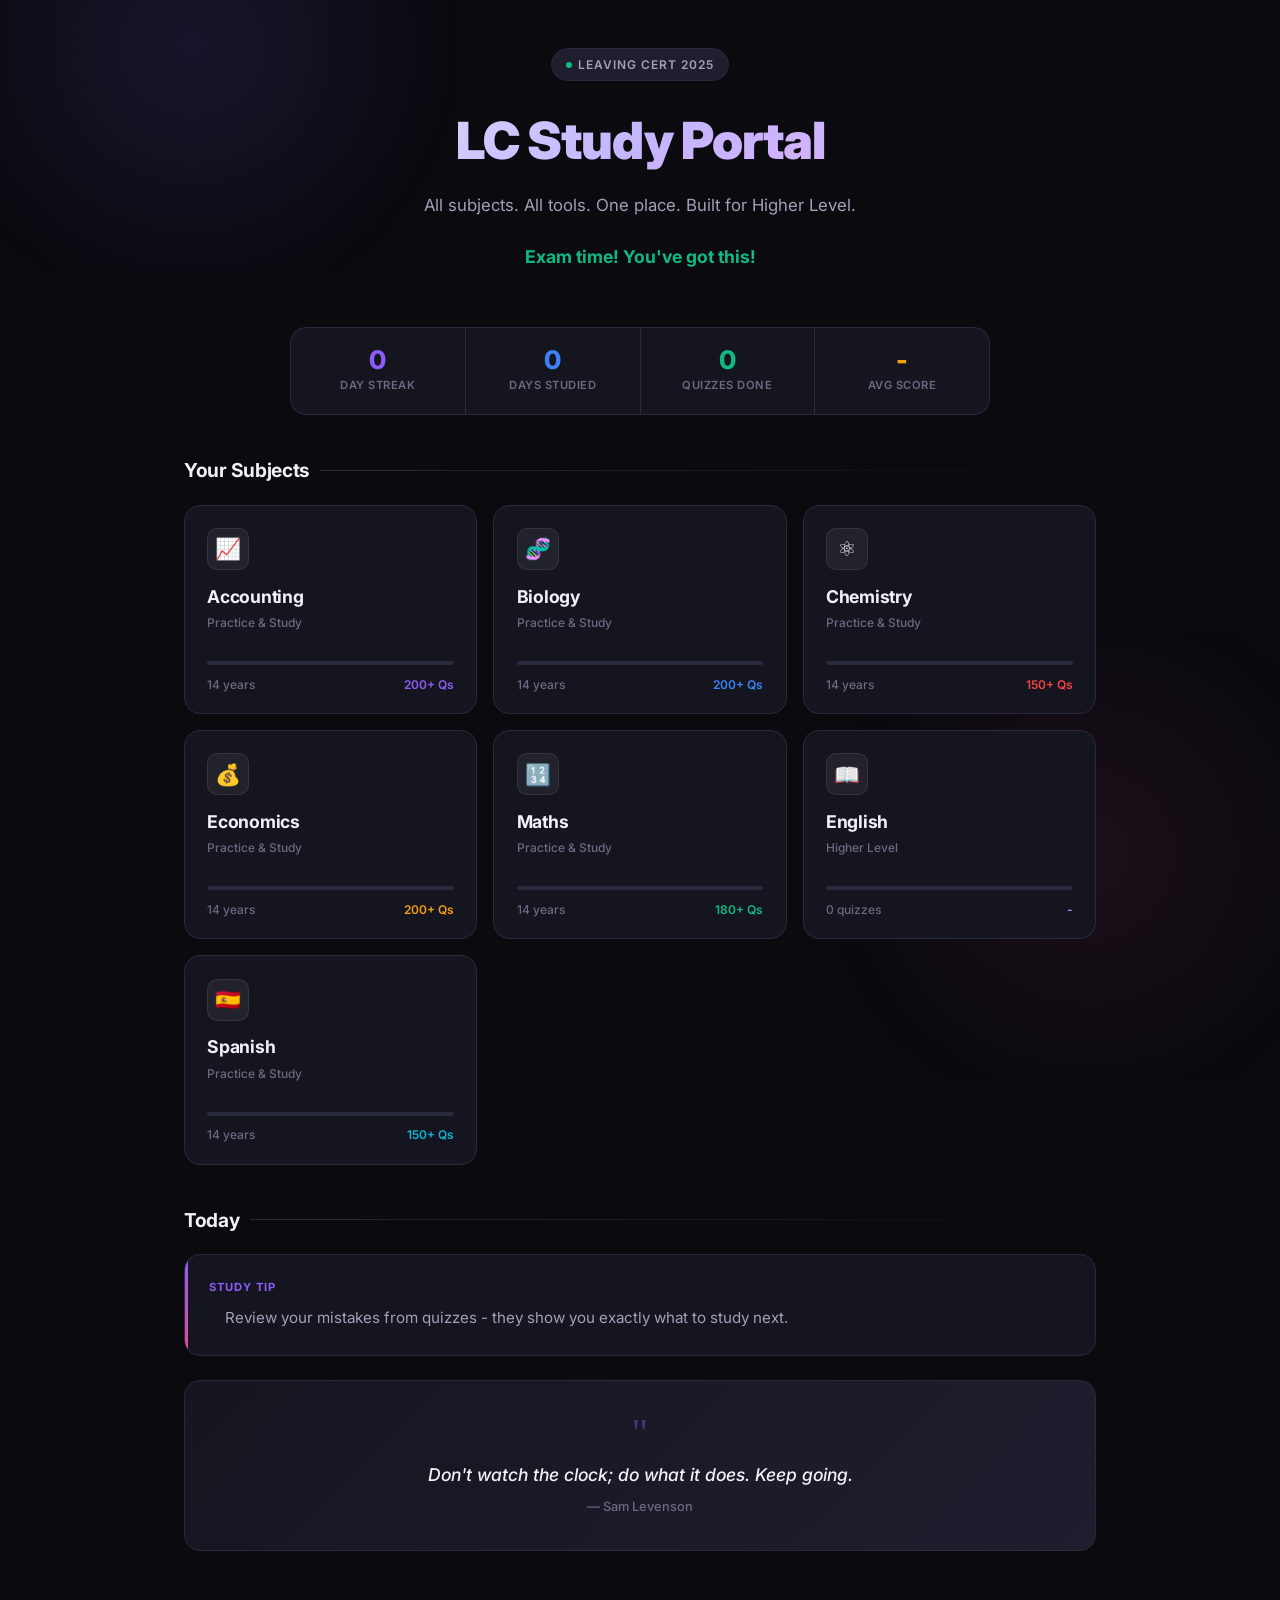
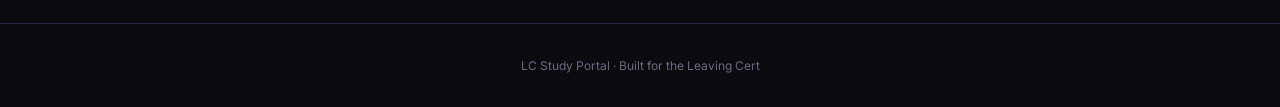
<file: index.html>
<!DOCTYPE html>
<html lang="en">
<head>
<meta charset="UTF-8">
<meta name="viewport" content="width=device-width, initial-scale=1.0">
<title>LC Study Portal - Leaving Certificate Higher Level</title>
<link rel="preconnect" href="https://fonts.googleapis.com">
<link href="https://fonts.googleapis.com/css2?family=Inter:wght@400;500;600;700;800;900&display=swap" rel="stylesheet">
<style>
*{margin:0;padding:0;box-sizing:border-box}
:root{
  --bg:#0a0a0f;--surface:#151520;--surface-2:#1e1e2e;--surface-3:#2a2a3d;
  --text:#f0f0f5;--text-mid:#a0a0b8;--text-dim:#6a6a80;
  --accent:#8b5cf6;--accent-glow:rgba(139,92,246,0.3);
  --green:#10b981;--blue:#3b82f6;--pink:#ec4899;--orange:#f59e0b;--red:#ef4444;--cyan:#06b6d4;--teal:#14b8a6;
  --radius:16px;--radius-sm:10px;
}
body{font-family:'Inter',system-ui,-apple-system,sans-serif;background:var(--bg);color:var(--text);line-height:1.6;min-height:100vh;overflow-x:hidden}

/* Animated gradient background */
.bg-glow{position:fixed;top:0;left:0;width:100%;height:100%;pointer-events:none;z-index:0}
.bg-glow::before{content:'';position:absolute;top:-20%;left:-10%;width:50%;height:50%;background:radial-gradient(circle,rgba(139,92,246,0.12) 0%,transparent 70%);animation:float 15s ease-in-out infinite}
.bg-glow::after{content:'';position:absolute;bottom:-20%;right:-10%;width:50%;height:50%;background:radial-gradient(circle,rgba(236,72,153,0.08) 0%,transparent 70%);animation:float 18s ease-in-out infinite reverse}
@keyframes float{0%,100%{transform:translate(0,0)}50%{transform:translate(40px,-30px)}}

.page{position:relative;z-index:1}

/* Hero */
.hero{padding:3rem 2rem 2rem;text-align:center;position:relative}
.hero-badge{display:inline-flex;align-items:center;gap:6px;background:var(--surface-2);border:1px solid var(--surface-3);color:var(--text-mid);padding:6px 14px;border-radius:99px;font-size:0.75rem;font-weight:600;text-transform:uppercase;letter-spacing:1px;margin-bottom:1.2rem}
.hero-badge .dot{width:6px;height:6px;border-radius:50%;background:var(--green);animation:pulse-dot 2s ease-in-out infinite}
@keyframes pulse-dot{0%,100%{opacity:1}50%{opacity:0.4}}
.hero h1{font-size:clamp(2rem,5vw,3.2rem);font-weight:900;letter-spacing:-1px;background:linear-gradient(135deg,#fff 0%,#c4b5fd 50%,#f0abfc 100%);-webkit-background-clip:text;-webkit-text-fill-color:transparent;background-clip:text;margin-bottom:0.6rem}
.hero p{font-size:1.05rem;color:var(--text-mid);max-width:480px;margin:0 auto 1.5rem}

/* Countdown */
.countdown-row{display:flex;gap:0.75rem;justify-content:center;margin:1.5rem 0;flex-wrap:wrap}
.cd-unit{background:var(--surface);border:1px solid var(--surface-3);border-radius:var(--radius-sm);padding:0.8rem 1.2rem;min-width:75px;text-align:center;backdrop-filter:blur(10px)}
.cd-unit .num{font-size:1.8rem;font-weight:800;background:linear-gradient(135deg,var(--accent),var(--pink));-webkit-background-clip:text;-webkit-text-fill-color:transparent;background-clip:text;line-height:1}
.cd-unit .lbl{font-size:0.65rem;color:var(--text-dim);text-transform:uppercase;letter-spacing:1px;font-weight:600;margin-top:4px}

/* Stats strip */
.stats-strip{display:grid;grid-template-columns:repeat(4,1fr);gap:1px;background:var(--surface-3);border-radius:var(--radius);overflow:hidden;max-width:700px;margin:0 auto 2.5rem;border:1px solid var(--surface-3)}
.ss-item{background:var(--surface);padding:1.2rem;text-align:center}
.ss-item .ss-val{font-size:1.6rem;font-weight:800;line-height:1}
.ss-item .ss-label{font-size:0.7rem;color:var(--text-dim);text-transform:uppercase;letter-spacing:0.5px;font-weight:600;margin-top:4px}
.ss-item:nth-child(1) .ss-val{color:var(--accent)}
.ss-item:nth-child(2) .ss-val{color:var(--blue)}
.ss-item:nth-child(3) .ss-val{color:var(--green)}
.ss-item:nth-child(4) .ss-val{color:var(--orange)}

/* Dashboard */
.dashboard{max-width:960px;margin:0 auto;padding:0 1.5rem 3rem}

/* Section headers */
.section-head{display:flex;align-items:center;gap:10px;margin-bottom:1.2rem}
.section-head h2{font-size:1.2rem;font-weight:700;letter-spacing:-0.3px}
.section-head .line{flex:1;height:1px;background:linear-gradient(90deg,var(--surface-3),transparent)}

/* Subject grid */
.subject-grid{display:grid;grid-template-columns:repeat(auto-fill,minmax(270px,1fr));gap:1rem;margin-bottom:2.5rem}
.subject-card{background:var(--surface);border:1px solid var(--surface-3);border-radius:var(--radius);overflow:hidden;text-decoration:none;color:var(--text);transition:all 0.3s cubic-bezier(0.4,0,0.2,1);position:relative}
.subject-card::before{content:'';position:absolute;inset:0;border-radius:var(--radius);opacity:0;transition:opacity 0.3s;pointer-events:none}
.subject-card:hover{transform:translateY(-4px);border-color:transparent}
.subject-card:hover::before{opacity:1}
.subject-card:nth-child(1){--card-color:#8b5cf6}.subject-card:nth-child(1)::before{background:linear-gradient(135deg,rgba(139,92,246,0.15),transparent)}
.subject-card:nth-child(1):hover{box-shadow:0 8px 30px rgba(139,92,246,0.2)}
.subject-card:nth-child(2){--card-color:#3b82f6}.subject-card:nth-child(2)::before{background:linear-gradient(135deg,rgba(59,130,246,0.15),transparent)}
.subject-card:nth-child(2):hover{box-shadow:0 8px 30px rgba(59,130,246,0.2)}
.subject-card:nth-child(3){--card-color:#ef4444}.subject-card:nth-child(3)::before{background:linear-gradient(135deg,rgba(239,68,68,0.15),transparent)}
.subject-card:nth-child(3):hover{box-shadow:0 8px 30px rgba(239,68,68,0.2)}
.subject-card:nth-child(4){--card-color:#f59e0b}.subject-card:nth-child(4)::before{background:linear-gradient(135deg,rgba(245,158,11,0.15),transparent)}
.subject-card:nth-child(4):hover{box-shadow:0 8px 30px rgba(245,158,11,0.2)}
.subject-card:nth-child(5){--card-color:#10b981}.subject-card:nth-child(5)::before{background:linear-gradient(135deg,rgba(16,185,129,0.15),transparent)}
.subject-card:nth-child(5):hover{box-shadow:0 8px 30px rgba(16,185,129,0.2)}
.subject-card:nth-child(6){--card-color:#a78bfa}.subject-card:nth-child(6)::before{background:linear-gradient(135deg,rgba(167,139,250,0.15),transparent)}
.subject-card:nth-child(6):hover{box-shadow:0 8px 30px rgba(167,139,250,0.2)}
.subject-card:nth-child(7){--card-color:#06b6d4}.subject-card:nth-child(7)::before{background:linear-gradient(135deg,rgba(6,182,212,0.15),transparent)}
.subject-card:nth-child(7):hover{box-shadow:0 8px 30px rgba(6,182,212,0.2)}

.sc-top{padding:1.4rem 1.4rem 1rem;position:relative;z-index:1}
.sc-icon{width:42px;height:42px;border-radius:10px;display:flex;align-items:center;justify-content:center;font-size:1.3rem;margin-bottom:0.8rem;background:rgba(255,255,255,0.06);border:1px solid rgba(255,255,255,0.08)}
.sc-name{font-size:1.1rem;font-weight:700;letter-spacing:-0.3px;margin-bottom:2px}
.sc-level{font-size:0.75rem;color:var(--text-dim);font-weight:500}

.sc-bottom{padding:0.8rem 1.4rem 1.2rem;position:relative;z-index:1}
.sc-progress{height:4px;background:var(--surface-3);border-radius:2px;overflow:hidden;margin-bottom:0.6rem}
.sc-progress-fill{height:100%;border-radius:2px;background:var(--card-color);transition:width 0.5s ease}
.sc-stats{display:flex;justify-content:space-between;font-size:0.75rem;color:var(--text-dim);font-weight:500}
.sc-stats span:last-child{color:var(--card-color);font-weight:600}

/* Tip card */
.tip-card{background:var(--surface);border:1px solid var(--surface-3);border-radius:var(--radius);padding:1.5rem;margin-bottom:1.5rem;position:relative;overflow:hidden}
.tip-card::before{content:'';position:absolute;top:0;left:0;width:3px;height:100%;background:linear-gradient(180deg,var(--accent),var(--pink))}
.tip-card .tip-label{font-size:0.7rem;text-transform:uppercase;letter-spacing:1px;color:var(--accent);font-weight:700;margin-bottom:0.5rem}
.tip-card p{color:var(--text-mid);font-size:0.95rem;line-height:1.7;padding-left:1rem}

/* Quote */
.quote-card{background:linear-gradient(135deg,var(--surface),var(--surface-2));border:1px solid var(--surface-3);border-radius:var(--radius);padding:2rem;text-align:center;margin-bottom:1.5rem}
.quote-card .quote-mark{font-size:2.5rem;line-height:1;color:var(--accent);opacity:0.4;font-family:Georgia,serif}
.quote-card blockquote{font-size:1.1rem;font-weight:500;font-style:italic;color:var(--text);margin:0.5rem 0;line-height:1.6}
.quote-card .quote-author{font-size:0.8rem;color:var(--text-dim);font-weight:500;margin-top:0.5rem}

/* Weak topics */
.weak-card{background:var(--surface);border:1px solid rgba(239,68,68,0.2);border-radius:var(--radius);padding:1.5rem;margin-bottom:1.5rem}
.weak-card h3{color:var(--red);font-size:0.95rem;font-weight:700;margin-bottom:0.3rem}
.weak-card .weak-sub{font-size:0.8rem;color:var(--text-dim);margin-bottom:1rem}
.weak-item{display:flex;align-items:center;justify-content:space-between;padding:0.6rem 0;border-bottom:1px solid var(--surface-3)}
.weak-item:last-child{border:none}
.weak-item .score{font-weight:700;color:var(--red);font-size:0.9rem}

/* Footer */
.footer{text-align:center;padding:2rem;color:var(--text-dim);font-size:0.75rem;border-top:1px solid var(--surface-3)}

/* Responsive */
@media(max-width:640px){
  .hero{padding:2rem 1.5rem 1.5rem}
  .stats-strip{grid-template-columns:repeat(2,1fr)}
  .subject-grid{grid-template-columns:1fr}
  .dashboard{padding:0 1rem 2rem}
  .cd-unit{min-width:65px;padding:0.6rem 0.8rem}
  .cd-unit .num{font-size:1.4rem}
}
</style>
</head>
<body>
<div class="bg-glow"></div>
<div class="page">

<!-- Hero -->
<div class="hero">
<div class="hero-badge"><span class="dot"></span> Leaving Cert 2025</div>
<h1>LC Study Portal</h1>
<p>All subjects. All tools. One place. Built for Higher Level.</p>
<div class="countdown-row" id="examCountdown"></div>
</div>

<!-- Stats -->
<div class="stats-strip">
<div class="ss-item">
<div class="ss-val" id="streakCount">0</div>
<div class="ss-label">Day Streak</div>
</div>
<div class="ss-item">
<div class="ss-val" id="totalDays">0</div>
<div class="ss-label">Days Studied</div>
</div>
<div class="ss-item">
<div class="ss-val" id="totalQuizzes">0</div>
<div class="ss-label">Quizzes Done</div>
</div>
<div class="ss-item">
<div class="ss-val" id="avgScore">-</div>
<div class="ss-label">Avg Score</div>
</div>
</div>

<div class="dashboard">

<!-- Subjects -->
<div class="section-head"><h2>Your Subjects</h2><div class="line"></div></div>
<div class="subject-grid" id="subjectGrid">

<a href="accounting-practice.html" class="subject-card">
<div class="sc-top">
<div class="sc-icon">&#128200;</div>
<div class="sc-name">Accounting</div>
<div class="sc-level">Practice &amp; Study</div>
</div>
<div class="sc-bottom">
<div class="sc-progress"><div class="sc-progress-fill" style="width:0%" id="prog-accounting"></div></div>
<div class="sc-stats"><span>14 years</span><span style="color:var(--card-color);font-weight:600">200+ Qs</span></div>
</div>
</a>

<a href="biology-practice.html" class="subject-card">
<div class="sc-top">
<div class="sc-icon">&#129516;</div>
<div class="sc-name">Biology</div>
<div class="sc-level">Practice &amp; Study</div>
</div>
<div class="sc-bottom">
<div class="sc-progress"><div class="sc-progress-fill" style="width:0%" id="prog-biology"></div></div>
<div class="sc-stats"><span>14 years</span><span style="color:var(--card-color);font-weight:600">200+ Qs</span></div>
</div>
</a>

<a href="chemistry-practice.html" class="subject-card">
<div class="sc-top">
<div class="sc-icon">&#9883;</div>
<div class="sc-name">Chemistry</div>
<div class="sc-level">Practice &amp; Study</div>
</div>
<div class="sc-bottom">
<div class="sc-progress"><div class="sc-progress-fill" style="width:0%" id="prog-chemistry"></div></div>
<div class="sc-stats"><span>14 years</span><span style="color:var(--card-color);font-weight:600">150+ Qs</span></div>
</div>
</a>

<a href="economics-practice.html" class="subject-card">
<div class="sc-top">
<div class="sc-icon">&#128176;</div>
<div class="sc-name">Economics</div>
<div class="sc-level">Practice &amp; Study</div>
</div>
<div class="sc-bottom">
<div class="sc-progress"><div class="sc-progress-fill" style="width:0%" id="prog-economics"></div></div>
<div class="sc-stats"><span>14 years</span><span style="color:var(--card-color);font-weight:600">200+ Qs</span></div>
</div>
</a>

<a href="maths-practice.html" class="subject-card">
<div class="sc-top">
<div class="sc-icon">&#128290;</div>
<div class="sc-name">Maths</div>
<div class="sc-level">Practice &amp; Study</div>
</div>
<div class="sc-bottom">
<div class="sc-progress"><div class="sc-progress-fill" style="width:0%" id="prog-maths"></div></div>
<div class="sc-stats"><span>14 years</span><span style="color:var(--card-color);font-weight:600">180+ Qs</span></div>
</div>
</a>

<a href="english.html" class="subject-card">
<div class="sc-top">
<div class="sc-icon">&#128214;</div>
<div class="sc-name">English</div>
<div class="sc-level">Higher Level</div>
</div>
<div class="sc-bottom">
<div class="sc-progress"><div class="sc-progress-fill" style="width:0%" id="prog-english"></div></div>
<div class="sc-stats"><span id="stat-english-quizzes">0 quizzes</span><span id="stat-english-avg">-</span></div>
</div>
</a>

<a href="spanish-practice.html" class="subject-card">
<div class="sc-top">
<div class="sc-icon">&#127466;&#127480;</div>
<div class="sc-name">Spanish</div>
<div class="sc-level">Practice &amp; Study</div>
</div>
<div class="sc-bottom">
<div class="sc-progress"><div class="sc-progress-fill" style="width:0%" id="prog-spanish"></div></div>
<div class="sc-stats"><span>14 years</span><span style="color:var(--card-color);font-weight:600">150+ Qs</span></div>
</div>
</a>

</div>

<!-- Tip -->
<div class="section-head"><h2>Today</h2><div class="line"></div></div>

<div class="tip-card">
<div class="tip-label">Study Tip</div>
<p id="tipText"></p>
</div>

<!-- Quote -->
<div class="quote-card">
<div class="quote-mark">"</div>
<blockquote id="quoteText"></blockquote>
<div class="quote-author" id="quoteAuthor"></div>
</div>

<!-- Weak Topics -->
<div class="weak-card" id="weakTopics" style="display:none">
<h3>Topics to Revisit</h3>
<div class="weak-sub">Quiz scores below 60%</div>
<div id="weakTopicsList"></div>
</div>

</div>

<div class="footer">LC Study Portal &middot; Built for the Leaving Cert</div>

</div>

<script src="js/shared.js"></script>
<script>
// Countdown - custom renderer for dark theme
(function(){
  const examDate = localStorage.getItem('lcs_exam_date') || '2025-06-04';
  const container = document.getElementById('examCountdown');
  function update(){
    const now = new Date(), target = new Date(examDate), diff = target - now;
    if(diff <= 0){container.innerHTML='<div style="color:var(--green);font-weight:700;font-size:1.1rem">Exam time! You\'ve got this!</div>';return}
    const days = Math.floor(diff/(1000*60*60*24));
    const hours = Math.floor((diff%(1000*60*60*24))/(1000*60*60));
    const mins = Math.floor((diff%(1000*60*60))/(1000*60));
    const weeks = Math.floor(days/7), rd = days%7;
    container.innerHTML=`
      <div class="cd-unit"><div class="num">${weeks}</div><div class="lbl">Weeks</div></div>
      <div class="cd-unit"><div class="num">${rd}</div><div class="lbl">Days</div></div>
      <div class="cd-unit"><div class="num">${hours}</div><div class="lbl">Hours</div></div>
      <div class="cd-unit"><div class="num">${mins}</div><div class="lbl">Mins</div></div>`;
  }
  update();setInterval(update,60000);
})();

// Dashboard stats
function loadDashboard(){
  const streak = LCS.getStreak();
  const totalDays = LCS.getTotalDays();
  const stats = LCS.getOverallStats();
  document.getElementById('streakCount').textContent = streak;
  document.getElementById('totalDays').textContent = totalDays;
  document.getElementById('totalQuizzes').textContent = stats.totalQuizzes;
  document.getElementById('avgScore').textContent = stats.totalQuizzes > 0 ? stats.avgScore + '%' : '-';
  Object.keys(stats.perSubject).forEach(s => {
    const d = stats.perSubject[s];
    const quizEl = document.getElementById('stat-' + s + '-quizzes');
    const avgEl = document.getElementById('stat-' + s + '-avg');
    const progEl = document.getElementById('prog-' + s);
    if(quizEl) quizEl.textContent = d.quizCount + ' quizzes';
    if(avgEl) avgEl.textContent = d.quizCount > 0 ? d.avgScore + '%' : '-';
    if(progEl) progEl.style.width = Math.min(d.topicsViewed * 10, 100) + '%';
  });
}

// Study tips
const tips = [
  "Active recall (testing yourself) is 3x more effective than re-reading notes. Use the Quiz tab in each subject!",
  "Study in 25-minute focused blocks (Pomodoro technique), then take a 5-minute break. After 4 blocks, take a longer break.",
  "Don't just read solutions - cover the answer and try to work through it yourself first. Then check.",
  "For accounting, always show your workings. Even a wrong final answer with correct workings earns most of the marks.",
  "Teach what you've learned to someone else. If you can explain it simply, you truly understand it.",
  "Start each study session with the topic you find hardest. Your focus is best at the start.",
  "Use flashcards for definitions and key terms. Biology and Economics are especially definition-heavy.",
  "For Maths, practice is everything. Do at least 3 past paper questions per topic before moving on.",
  "In English, have prepared material for each section of the paper. Don't go in hoping to improvise.",
  "For Spanish, practise writing opinion phrases every day. They come up in every essay and letter.",
  "Review your mistakes from quizzes - they show you exactly what to study next.",
  "The night before an exam, do a light review of key formulas and definitions. Don't cram new material.",
  "In the exam, read ALL questions before choosing which to answer. Spend 2-3 minutes planning.",
  "For Chemistry, make sure you know all mandatory experiments - they appear every year.",
  "Break large topics into small chunks. 'Study Biology' is overwhelming. 'Learn the stages of mitosis' is doable.",
];
document.getElementById('tipText').textContent = tips[Math.floor(Math.random() * tips.length)];

// Quotes
const quotes = [
  {text:"The expert in anything was once a beginner.",author:"Helen Hayes"},
  {text:"It does not matter how slowly you go as long as you do not stop.",author:"Confucius"},
  {text:"Success is the sum of small efforts, repeated day in and day out.",author:"Robert Collier"},
  {text:"The only way to do great work is to love what you do.",author:"Steve Jobs"},
  {text:"Believe you can and you're halfway there.",author:"Theodore Roosevelt"},
  {text:"Education is the passport to the future.",author:"Malcolm X"},
  {text:"You don't have to be great to start, but you have to start to be great.",author:"Zig Ziglar"},
  {text:"A little progress each day adds up to big results.",author:""},
  {text:"The pain of studying is temporary. The pain of not knowing is forever.",author:""},
  {text:"Push yourself, because no one else is going to do it for you.",author:""},
  {text:"Don't watch the clock; do what it does. Keep going.",author:"Sam Levenson"},
  {text:"Your future is created by what you do today, not tomorrow.",author:"Robert Kiyosaki"},
];
const q = quotes[Math.floor(Math.random() * quotes.length)];
document.getElementById('quoteText').textContent = q.text;
document.getElementById('quoteAuthor').textContent = q.author ? '— ' + q.author : '';

loadDashboard();
</script>
</body>
</html>
</file>
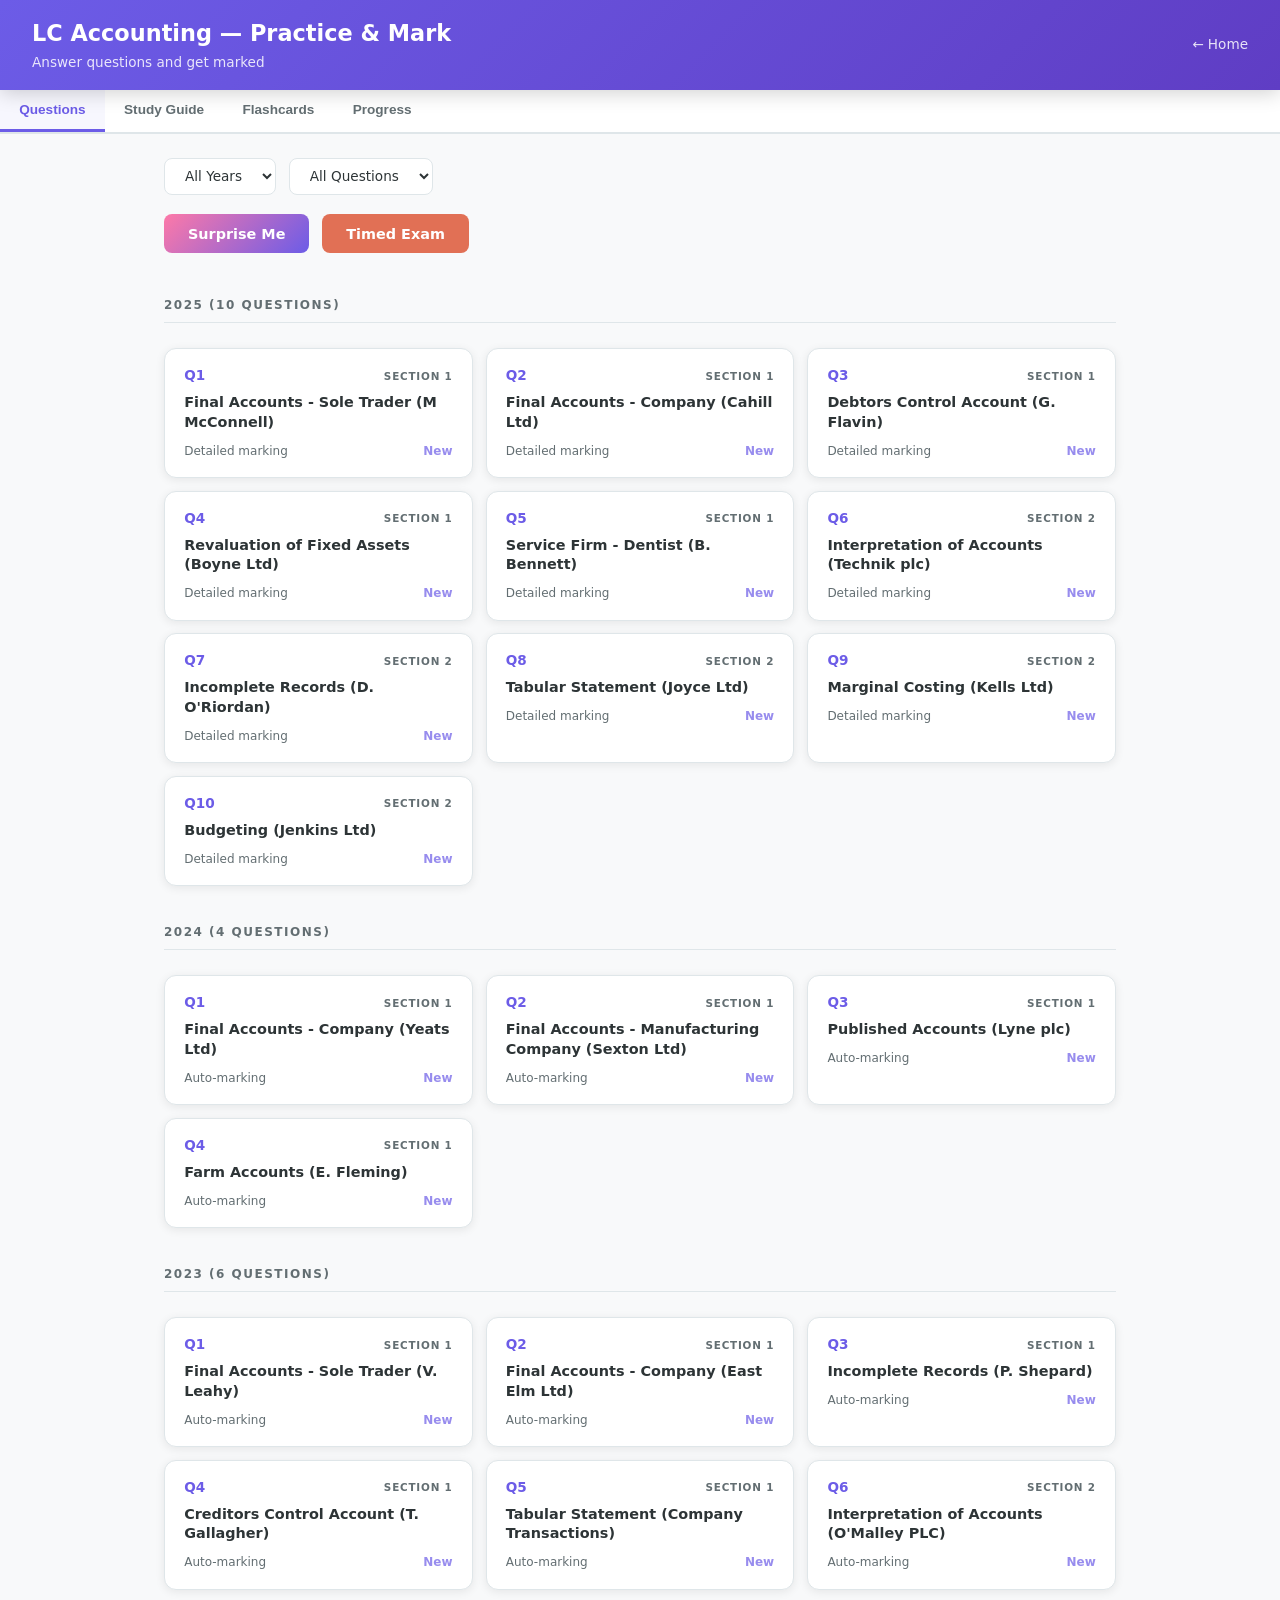
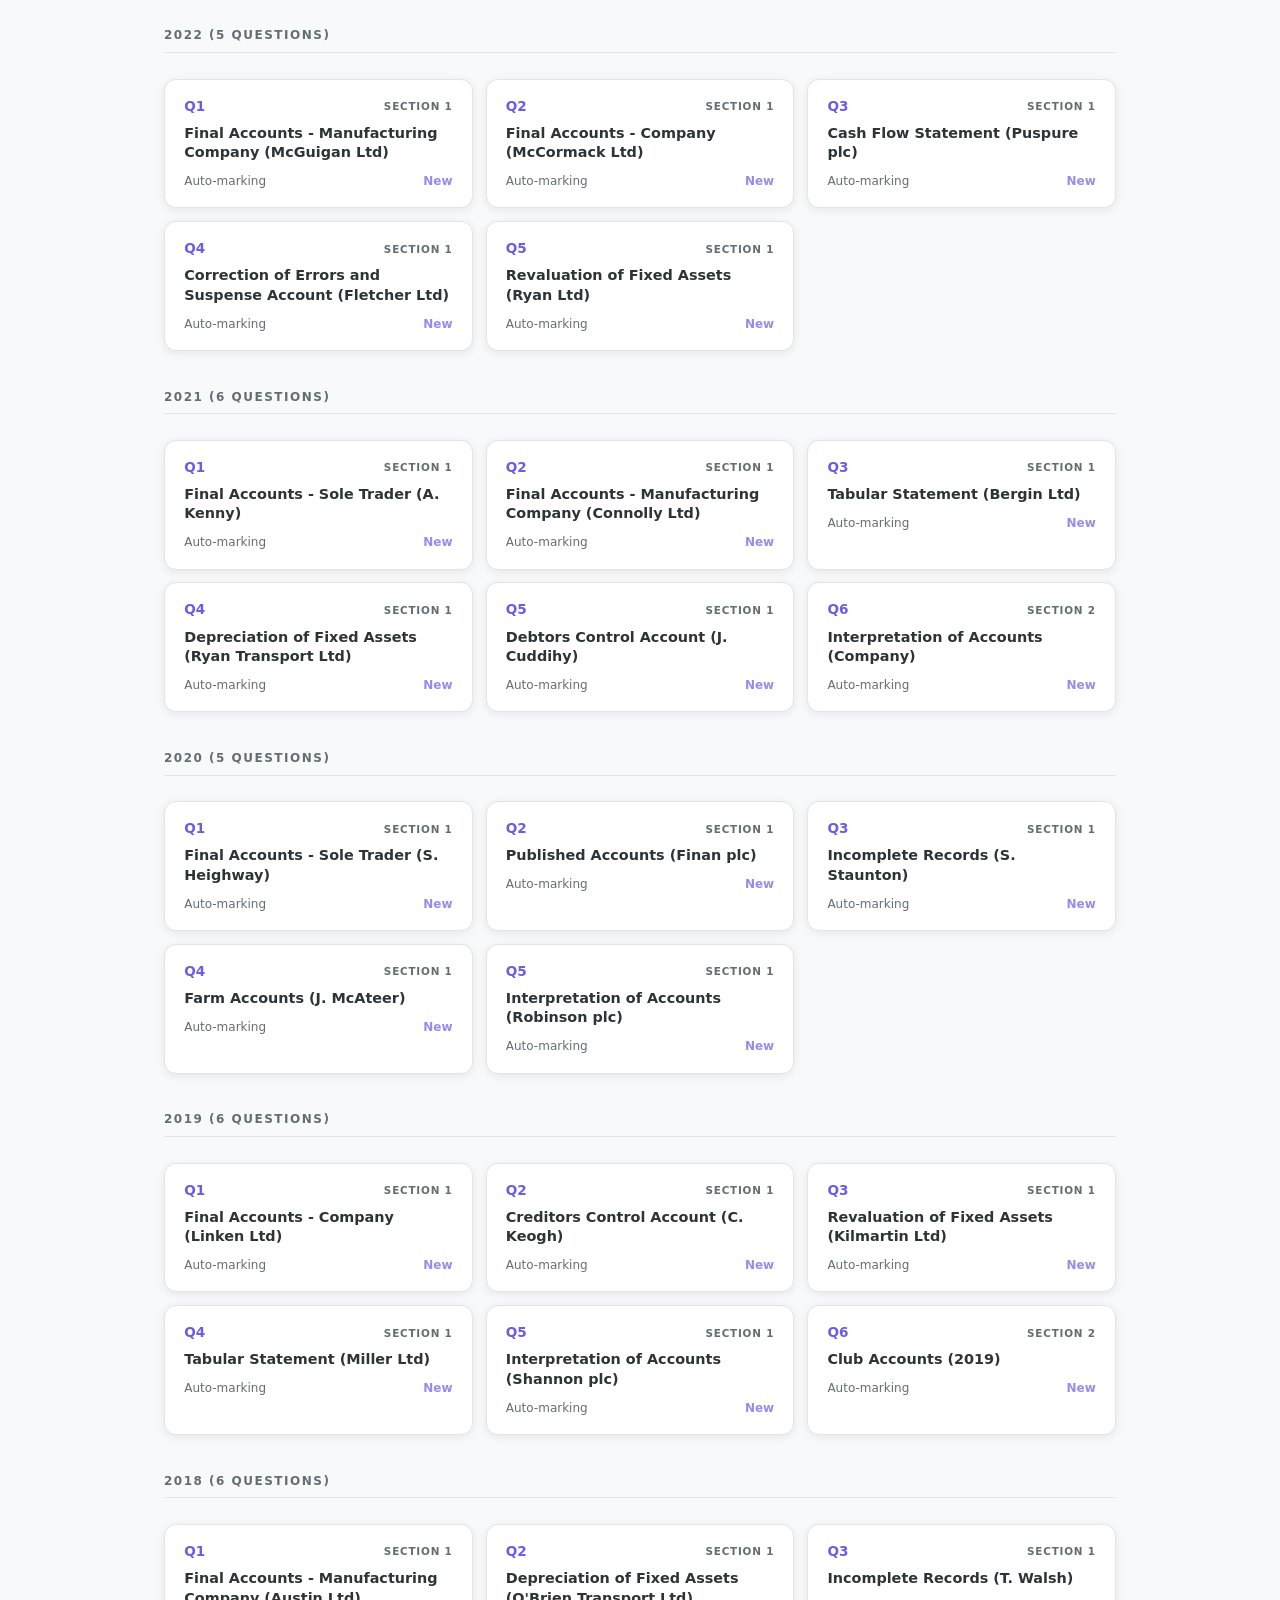
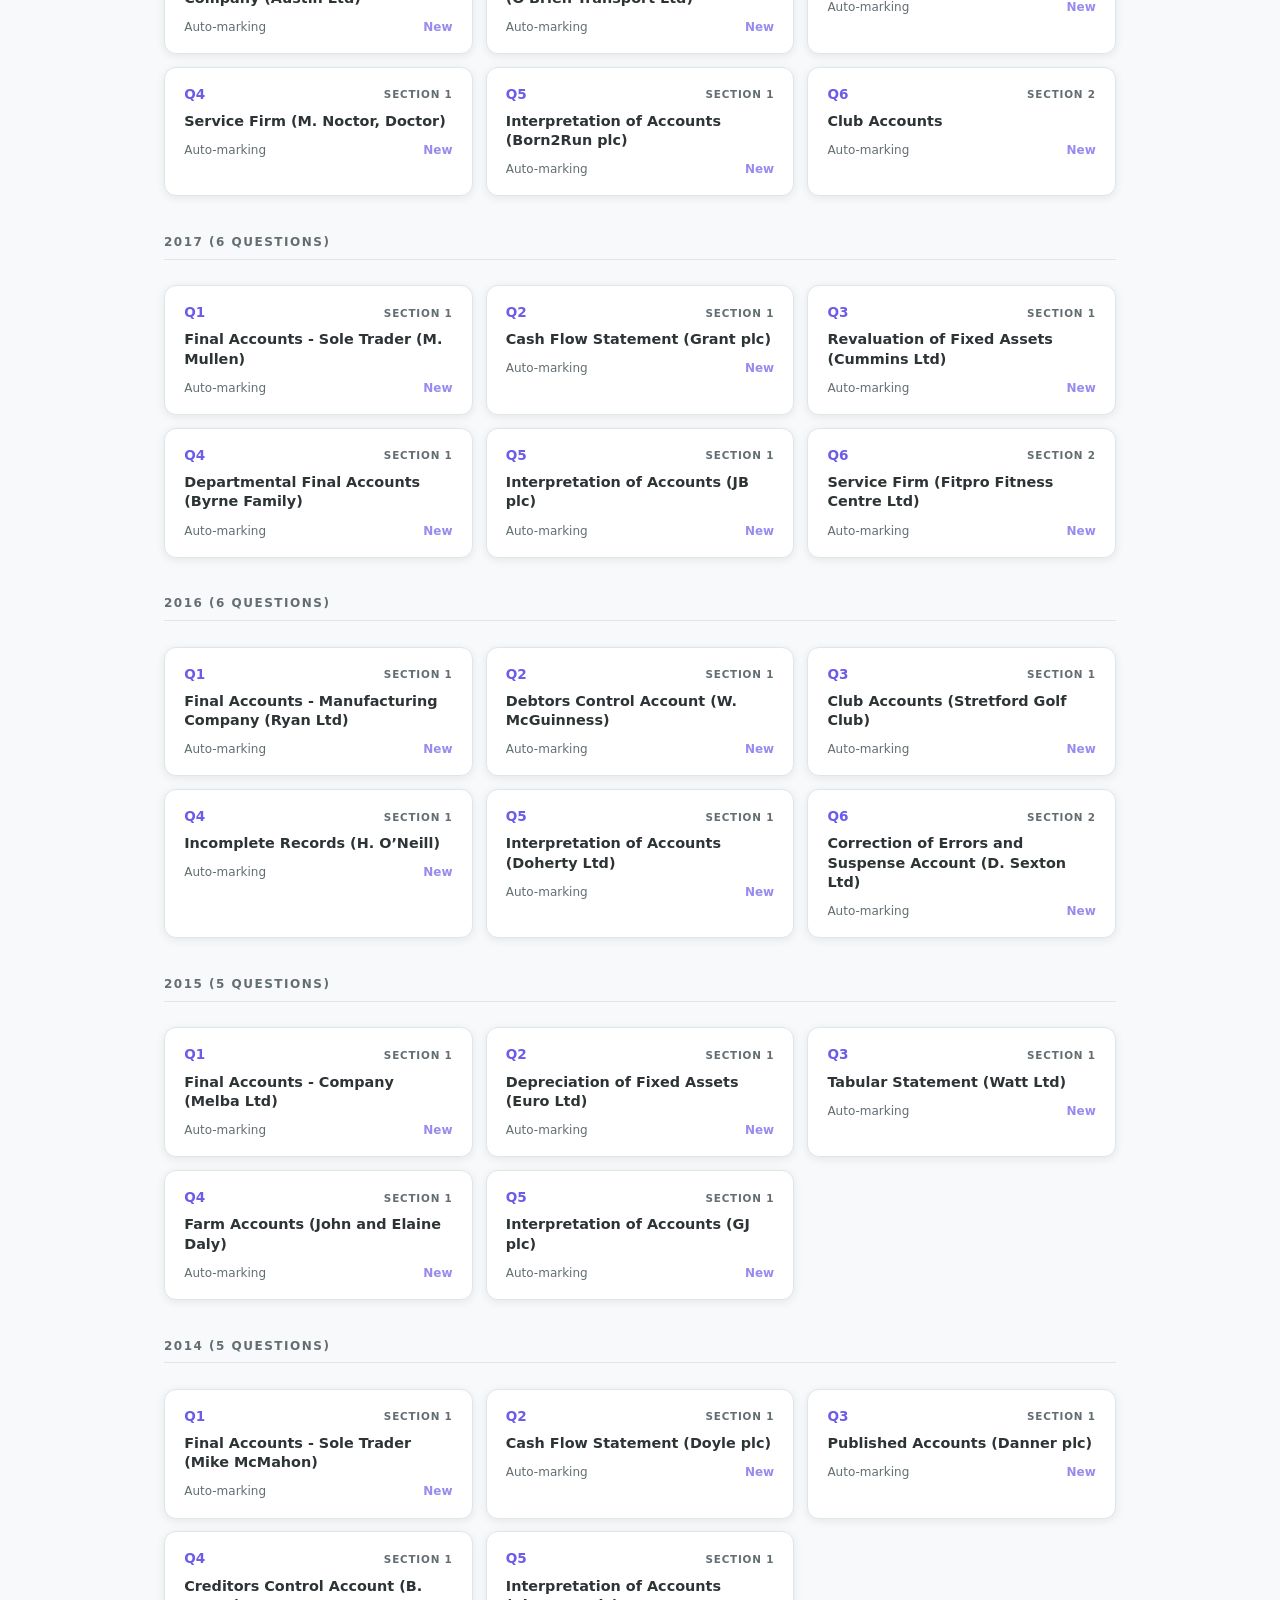
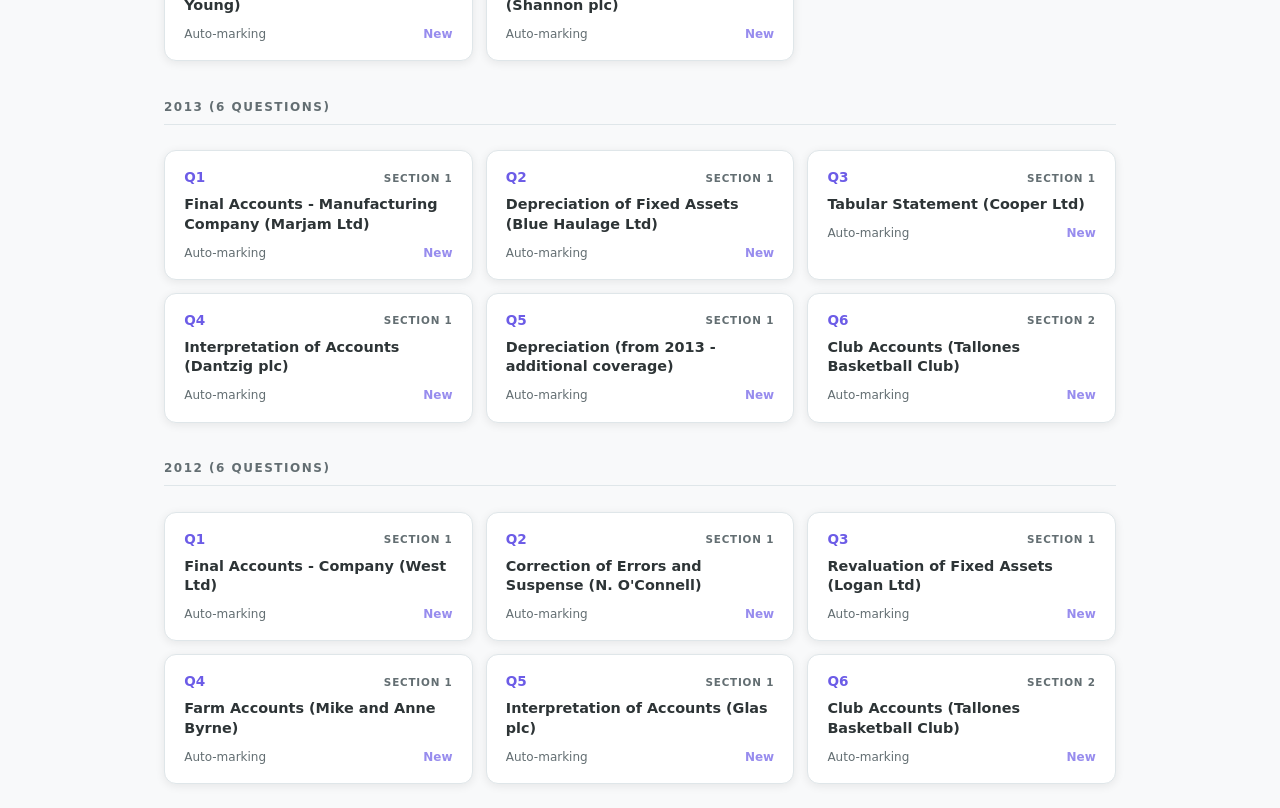
<file: accounting-practice.html>
<!DOCTYPE html>
<html lang="en">
<head>
<meta charset="UTF-8">
<meta name="viewport" content="width=device-width, initial-scale=1.0">
<title>LC Accounting — Practice & Mark</title>
<link rel="stylesheet" href="css/shared.css">
<style>
/* Practice-specific styles using shared theme variables */
.filters{display:flex;gap:0.8rem;margin-bottom:1.2rem;flex-wrap:wrap}
.filters select{background:var(--card);border:1px solid var(--border);color:var(--text);padding:0.55rem 1rem;border-radius:8px;font-size:0.85rem;font-family:inherit;cursor:pointer}
.filters select:focus{outline:none;border-color:var(--primary)}

.year-header{font-size:0.75rem;text-transform:uppercase;letter-spacing:1.5px;color:var(--text-light);font-weight:700;margin:1.5rem 0 0.8rem;padding-bottom:0.4rem;border-bottom:1px solid var(--border);grid-column:1/-1}
.q-grid{display:grid;grid-template-columns:repeat(auto-fill,minmax(240px,1fr));gap:0.8rem}
.q-card{background:var(--card);border:1px solid var(--border);border-radius:var(--radius);padding:1rem 1.2rem;cursor:pointer;transition:all 0.25s;box-shadow:var(--shadow)}
.q-card:hover{border-color:var(--primary);transform:translateY(-2px);box-shadow:0 4px 20px rgba(0,0,0,0.1)}
.q-card.done-good{border-left:3px solid var(--success)}
.q-card.done-ok{border-left:3px solid var(--warning)}
.q-card.done-low{border-left:3px solid var(--danger)}
.q-top{display:flex;justify-content:space-between;align-items:center;margin-bottom:0.4rem}
.q-num{font-weight:800;color:var(--primary);font-size:0.85rem}
.q-sec{font-size:0.65rem;color:var(--text-light);text-transform:uppercase;letter-spacing:0.8px;font-weight:600}
.q-title{font-weight:600;font-size:0.9rem;line-height:1.35;margin-bottom:0.6rem}
.q-bot{display:flex;justify-content:space-between;align-items:center;font-size:0.75rem}
.q-type{color:var(--text-light)}
.q-best{color:var(--success);font-weight:700}
.q-new{color:var(--primary);font-weight:600;opacity:0.7}
.q-attempts{color:var(--text-light);font-size:0.7rem;margin-left:0.5rem}

.prac-head{display:flex;align-items:center;gap:1rem;margin-bottom:1.5rem}
.prac-head .back{background:var(--card);border:1px solid var(--border);color:var(--text-light);padding:0.5rem 1rem;border-radius:8px;cursor:pointer;font-size:0.85rem;font-family:inherit}
.prac-head .back:hover{border-color:var(--primary);color:var(--text)}
.prac-head .title{font-weight:700;font-size:1.05rem;color:var(--primary)}

.ans-part{background:var(--card);border:1px solid var(--border);border-radius:var(--radius);padding:1.2rem 1.4rem;margin-bottom:0.8rem;box-shadow:var(--shadow)}
.ans-part-label{display:flex;justify-content:space-between;align-items:center;margin-bottom:0.6rem}
.ans-part-label .part-tag{font-weight:800;color:var(--primary);font-size:0.9rem}
.ans-part-label .part-wc{font-size:0.78rem;color:var(--text-light)}
.ans-part-q{font-size:0.88rem;color:var(--text-light);line-height:1.6;margin-bottom:0.7rem}
.ans-part textarea{width:100%;background:var(--bg);border:1px solid var(--border);color:var(--text);padding:0.8rem 1rem;border-radius:8px;font-size:0.92rem;font-family:inherit;line-height:1.7;resize:vertical;min-height:100px}
.ans-part textarea:focus{outline:none;border-color:var(--primary);box-shadow:0 0 0 3px rgba(0,184,148,0.15)}
.or-divider{display:flex;align-items:center;gap:0.8rem;margin:0.3rem 0;padding:0.4rem 0}
.or-divider .or-line{flex:1;height:1px;background:var(--border)}
.or-divider .or-text{font-size:0.75rem;font-weight:700;color:var(--warning);text-transform:uppercase;letter-spacing:1px}

.ans-actions{margin-top:1rem;display:flex;gap:0.8rem}
.btn-mark{flex:1;padding:0.85rem;background:linear-gradient(135deg,var(--primary),var(--primary-dark));color:#fff;border:none;border-radius:8px;font-weight:700;font-size:1rem;cursor:pointer;font-family:inherit}
.btn-mark:hover{opacity:0.9}
.btn-clear{padding:0.85rem 1.5rem;background:var(--card);border:1px solid var(--border);color:var(--text-light);border-radius:8px;cursor:pointer;font-weight:600;font-family:inherit}

.results{background:var(--card);border:1px solid var(--border);border-radius:var(--radius);padding:1.5rem;margin-top:1.5rem;box-shadow:var(--shadow)}
.score-block{text-align:center;padding:1.5rem 0;margin-bottom:1rem}
.score-pct{font-size:3.5rem;font-weight:900;line-height:1}
.score-marks{font-size:1rem;color:var(--text-light);margin-top:0.4rem}
.score-label{font-size:0.8rem;color:var(--text-light);text-transform:uppercase;letter-spacing:1px;font-weight:600;margin-top:0.4rem}
.score-good .score-pct{color:var(--success)}.score-ok .score-pct{color:var(--warning)}.score-low .score-pct{color:var(--danger)}

.result-warn{background:#fff3cd;border:1px solid var(--warning);color:#856404;padding:0.7rem 1rem;border-radius:8px;font-size:0.85rem;margin-bottom:1rem}
.pts-head{font-size:0.85rem;font-weight:700;color:var(--text-light);margin-bottom:0.8rem;text-transform:uppercase;letter-spacing:0.5px}
.pt-row{display:flex;gap:0.8rem;padding:0.75rem 0.9rem;border-radius:8px;margin-bottom:0.4rem;align-items:flex-start}
.pt-hit{background:#d4edda;border:1px solid rgba(0,184,148,0.3)}
.pt-miss{background:#ffeaea;border:1px solid rgba(225,112,85,0.3)}
.pt-icon{font-size:1rem;font-weight:700;min-width:22px;text-align:center}
.pt-hit .pt-icon{color:var(--success)}.pt-miss .pt-icon{color:var(--danger)}
.pt-desc{font-weight:600;font-size:0.88rem;display:flex;justify-content:space-between}
.pt-m{color:var(--text-light);font-weight:400;font-size:0.78rem;margin-left:0.5rem}
.pt-fb{font-size:0.82rem;color:var(--text-light);line-height:1.5}

.auto-note{background:rgba(108,92,231,0.06);border:1px solid rgba(108,92,231,0.2);padding:0.8rem 1rem;border-radius:8px;font-size:0.85rem;color:var(--text-light);margin:1rem 0}
.auto-note strong{color:var(--primary)}
.missed-terms{display:flex;flex-wrap:wrap;gap:0.4rem;margin-top:0.5rem}
.missed-term{background:var(--border);padding:2px 8px;border-radius:4px;font-size:0.78rem}

.model-section{margin-top:1.5rem}
.btn-reveal{width:100%;padding:0.8rem;background:var(--bg);border:1px solid var(--border);color:var(--text-light);border-radius:8px;cursor:pointer;font-weight:600;font-size:0.9rem;font-family:inherit}
.btn-reveal:hover{border-color:var(--primary)}
.model-box{background:var(--bg);border:1px solid var(--border);border-radius:8px;padding:1.2rem;margin-top:0.5rem}
.model-box h3{color:var(--primary);font-size:0.9rem;margin-bottom:0.8rem}
.model-box p,.model-box .a-part,.model-box .a-bullet{font-size:0.88rem;line-height:1.7;color:var(--text-light);margin-bottom:0.2rem}
.model-box .a-part{color:var(--primary);margin-top:0.6rem;font-weight:600}

.res-actions{display:flex;gap:0.8rem;margin-top:1.5rem}
.btn-retry,.btn-back{flex:1;padding:0.8rem;border-radius:8px;font-weight:700;cursor:pointer;border:none;font-size:0.9rem;font-family:inherit}
.btn-retry{background:var(--primary);color:#fff}.btn-retry:hover{opacity:0.9}
.btn-back{background:var(--bg);border:1px solid var(--border);color:var(--text-light)}

.stats-row{display:grid;grid-template-columns:repeat(4,1fr);gap:0.8rem;margin-bottom:1.5rem}
.stat-box{background:var(--card);border:1px solid var(--border);border-radius:var(--radius);padding:1rem;text-align:center;box-shadow:var(--shadow)}
.stat-val{font-size:1.6rem;font-weight:800;color:var(--primary);line-height:1}
.stat-lbl{font-size:0.65rem;color:var(--text-light);text-transform:uppercase;letter-spacing:0.8px;font-weight:600;margin-top:0.3rem}

.hist-row{display:flex;justify-content:space-between;align-items:center;padding:0.8rem 1rem;background:var(--card);border:1px solid var(--border);border-radius:8px;margin-bottom:0.4rem;cursor:pointer;box-shadow:var(--shadow)}
.hist-row:hover{border-color:var(--primary)}
.hist-q{font-weight:700;font-size:0.9rem}
.hist-topic{font-size:0.78rem;color:var(--text-light)}
.hist-date{font-size:0.72rem;color:var(--text-light)}
.hist-score{font-weight:800;font-size:1.1rem}
.empty{text-align:center;color:var(--text-light);padding:3rem 1rem;font-size:0.95rem}
.improve{display:inline-flex;align-items:center;gap:3px;font-size:0.72rem;font-weight:700;margin-left:0.5rem;padding:1px 6px;border-radius:4px}
.improve.up{color:var(--success);background:rgba(0,184,148,0.1)}
.improve.down{color:var(--danger);background:rgba(225,112,85,0.1)}

/* Accounting Templates */
.tmpl-container{background:var(--card);border:1px solid var(--border);border-radius:var(--radius);padding:1.5rem;margin-bottom:1rem;box-shadow:var(--shadow)}
.tmpl-title{font-size:1.1rem;font-weight:700;color:var(--primary);text-align:center;margin-bottom:0.2rem}
.tmpl-subtitle{font-size:0.8rem;color:var(--text-light);text-align:center;margin-bottom:1rem}
.tmpl-section-head{font-size:0.8rem;font-weight:700;color:var(--primary);text-transform:uppercase;letter-spacing:0.5px;padding:0.5rem 0 0.3rem;margin-top:0.8rem;border-bottom:1px solid var(--border)}
.tmpl-row{display:flex;align-items:center;padding:0.3rem 0;gap:0.5rem}
.tmpl-label{flex:1;font-size:0.88rem}
.tmpl-input{width:100px;padding:0.35rem 0.5rem;border:1px solid var(--border);border-radius:6px;font-size:0.88rem;font-family:inherit;text-align:right;background:var(--bg)}
.tmpl-input:focus{outline:none;border-color:var(--primary);box-shadow:0 0 0 2px rgba(108,92,231,0.15)}
.tmpl-input-sm{width:80px}
.tmpl-input-total{font-weight:700;border-color:var(--primary-light);background:#f0ecff}
.tmpl-total{border-top:2px solid var(--primary-light);margin-top:0.3rem;padding-top:0.5rem}
.tmpl-spacer{height:0.5rem}
.tmpl-col-head .tmpl-col{width:80px;text-align:center;font-size:0.75rem;font-weight:700;color:var(--text-light)}
.tmpl-col-head{display:flex;align-items:center;gap:0.5rem;padding:0.3rem 0;border-bottom:1px solid var(--border)}
.tmpl-col-head .tmpl-label{flex:1}

/* T-Account */
.tmpl-t-account{display:grid;grid-template-columns:1fr 1fr;border:2px solid var(--primary);border-radius:8px;overflow:hidden}
.tmpl-t-side{padding:0.5rem}
.tmpl-t-side:first-child{border-right:2px solid var(--primary)}
.tmpl-t-head{font-weight:700;color:var(--primary);text-align:center;padding:0.4rem;border-bottom:1px solid var(--border);margin-bottom:0.3rem;font-size:0.85rem}
.tmpl-t-row{display:flex;gap:0.3rem;margin-bottom:0.3rem}
.tmpl-t-desc{flex:1;padding:0.3rem;border:1px solid var(--border);border-radius:4px;font-size:0.8rem;font-family:inherit}
.tmpl-t-amt{width:70px;padding:0.3rem;border:1px solid var(--border);border-radius:4px;font-size:0.8rem;text-align:right;font-family:inherit}
.tmpl-t-desc:focus,.tmpl-t-amt:focus{outline:none;border-color:var(--primary)}

/* Ratio rows */
.tmpl-ratio-row{display:flex;align-items:center;gap:0.8rem;padding:0.5rem 0;border-bottom:1px solid var(--border)}
.tmpl-ratio-name{font-weight:600;font-size:0.88rem;min-width:180px}
.tmpl-ratio-formula{flex:1;font-size:0.78rem;color:var(--text-light);font-family:'Courier New',monospace}

/* Budget grid */
.tmpl-budget-grid{display:grid;gap:2px;font-size:0.8rem}
.tmpl-budget-head{font-weight:700;text-align:center;padding:0.4rem;background:var(--primary);color:#fff;font-size:0.75rem;border-radius:4px}
.tmpl-budget-label{padding:0.3rem 0.5rem;font-size:0.82rem;display:flex;align-items:center}
.tmpl-bold{font-weight:700}
.tmpl-budget-input{padding:0.3rem;border:1px solid var(--border);border-radius:4px;text-align:right;font-size:0.8rem;font-family:inherit}
.tmpl-budget-input:focus{outline:none;border-color:var(--primary)}
.tmpl-budget-total{font-weight:700;border-color:var(--primary-light);background:#f0ecff}

.tmpl-toggle{display:flex;gap:0.5rem;margin-bottom:1rem;flex-wrap:wrap}
.tmpl-toggle button{padding:0.5rem 1rem;border:1px solid var(--border);background:var(--card);color:var(--text-light);border-radius:8px;cursor:pointer;font-size:0.82rem;font-family:inherit;font-weight:600}
.tmpl-toggle button.active{background:var(--primary);color:#fff;border-color:var(--primary)}

.view{display:none}.view.active{display:block}
@media(max-width:640px){.q-grid{grid-template-columns:1fr}.stats-row{grid-template-columns:repeat(2,1fr)}.filters{flex-direction:column}.tmpl-t-account{grid-template-columns:1fr}.tmpl-t-side:first-child{border-right:none;border-bottom:2px solid var(--primary)}}
</style>
</head>
<body class="subject-accounting">
<header class="app-header">
<div><h1>LC Accounting — Practice & Mark</h1><p>Answer questions and get marked</p></div>
<a href="index.html" class="home-link">&#8592; Home</a>
</header>

<nav>
<button class="active" onclick="App.showView('browse')">Questions</button>
<button onclick="App.showView('study')">Study Guide</button>
<button onclick="App.showView('flashcards')">Flashcards</button>
<button onclick="App.showView('history')">Progress</button>
</nav>

<div id="view-browse" class="view active tab-content" style="display:block">
  <div class="filters">
    <select id="yearFilter" onchange="App.renderQuestions()">
      <option value="all">All Years</option>
      <option value="2025">2025</option><option value="2024">2024</option><option value="2023">2023</option><option value="2022">2022</option>
      <option value="2021">2021</option><option value="2020">2020</option><option value="2019">2019</option><option value="2018">2018</option>
      <option value="2017">2017</option><option value="2016">2016</option><option value="2015">2015</option><option value="2014">2014</option>
      <option value="2013">2013</option><option value="2012">2012</option>
    </select>
    <select id="sectionFilter" onchange="App.renderQuestions()">
      <option value="all">All Questions</option>
      <option value="1">Section 1</option>
      <option value="2">Section 2</option>
    </select>
  </div>
  <div class="action-bar">
    <button class="btn-surprise" onclick="PracticeFeatures.surpriseMe(App.walkthroughs, App.startPractice.bind(App))">Surprise Me</button>
    <button class="btn-timed" onclick="App.startTimedExam()">Timed Exam</button>
  </div>
  <div id="questionGrid" class="q-grid"></div>
</div>

<div id="view-practice" class="view tab-content">
  <div class="prac-head">
    <button class="back" onclick="App.backFromPractice()">&larr; Back</button>
    <span class="title" id="pracTitle"></span>
  </div>
  <div class="card" id="pracQuestion"></div>
  <div id="answerArea"></div>
  <div id="resultsSection" style="display:none"></div>
</div>

<div id="examTimer" class="exam-timer"><span class="timer-time">0:00</span><span class="timer-q"></span></div>

<div id="view-flashcards" class="view tab-content">
  <div class="fc-topic-filter" id="fcFilter"></div>
  <div class="flashcard-container" id="fcContainer">
    <div class="flashcard" onclick="if(window.fcEngine)fcEngine.flip()">
      <div class="flashcard-face flashcard-front"><h3>TOPIC</h3><p>Loading flashcards...</p></div>
      <div class="flashcard-face flashcard-back"><p>Loading...</p></div>
    </div>
  </div>
  <div class="fc-controls" id="fcControls">
    <button class="fc-prev" onclick="if(window.fcEngine)fcEngine.prev()">Prev</button>
    <span class="fc-counter" id="fcCounter">0 / 0</span>
    <button class="fc-next" onclick="if(window.fcEngine)fcEngine.next()">Next</button>
    <button class="fc-prev" onclick="if(window.fcEngine)fcEngine.shuffle()">Shuffle</button>
  </div>
</div>

<div id="view-study" class="view tab-content">
  <div id="studyGuideContent"></div>
</div>

<div id="view-history" class="view tab-content">
  <div id="dailyPractice"></div>
  <div class="stats-row">
    <div class="stat-box"><div class="stat-val" id="hTotal">0</div><div class="stat-lbl">Attempts</div></div>
    <div class="stat-box"><div class="stat-val" id="hAvg">-</div><div class="stat-lbl">Avg Score</div></div>
    <div class="stat-box"><div class="stat-val" id="hBest">-</div><div class="stat-lbl">Best Score</div></div>
    <div class="stat-box"><div class="stat-val" id="hQs">0</div><div class="stat-lbl">Questions</div></div>
  </div>
  <div id="weakTopics"></div>
  <div id="historyList"></div>
</div>

<script src="js/shared.js"></script>
<script src="js/accounting_walkthroughs.js"></script>
<script src="js/marking-engine.js"></script>
<script src="js/accounting_practice_data.js"></script>
<script src="js/accounting_study.js"></script>
<script src="js/flashcards_accounting.js"></script>
<script src="js/study-guide.js"></script>
<script src="js/practice-features.js"></script>
<script src="js/accounting_templates.js"></script>
<script>

const App = {
  currentQ: null,
  currentParts: null,
  subject: 'accounting',
  walkthroughs: typeof WALKTHROUGHS_ACCOUNTING !== 'undefined' ? WALKTHROUGHS_ACCOUNTING : {},
  marking: typeof ACC_MARKING !== 'undefined' ? ACC_MARKING : {},
  storageKey: 'lcs_acc_practice',

  init() {
    this.renderQuestions();
    this.renderHistory();
  },

  escH(s) { return String(s).replace(/&/g,'&amp;').replace(/</g,'&lt;').replace(/>/g,'&gt;'); },

  getAllYears() {
    return Object.keys(this.walkthroughs).sort().reverse();
  },

  getEntriesForYear(year) {
    if (!this.walkthroughs[year]) return [];
    return this.walkthroughs[year].filter(e => e.q && !e.q.startsWith('Section ') && !e.q.startsWith('Key concepts'));
  },

  getSectionForNum(num) {
    if (num <= 5) return '1';
    
    return '2';
  },

  renderQuestions() {
    const grid = document.getElementById('questionGrid');
    const yf = document.getElementById('yearFilter').value;
    const sf = document.getElementById('sectionFilter').value;
    const h = this.getHistory();
    let html = '';
    const years = yf === 'all' ? this.getAllYears() : [yf];

    for (const year of years) {
      const entries = this.getEntriesForYear(year);
      if (!entries || entries.length === 0) continue;

      const filtered = entries.filter(e => {
        const sec = this.getSectionForNum(e.num);
        return sf === 'all' || sf === sec;
      });

      if (filtered.length === 0) continue;
      html += '<div class="year-header">' + year + ' (' + filtered.length + ' questions)</div>';

      for (const entry of filtered) {
        const qKey = year + '_' + entry.num;
        const best = h.best[qKey];
        const hasMarking = this.marking[year] && this.marking[year][entry.num];
        const sec = this.getSectionForNum(entry.num);
        let cls = '', statusHtml = '<span class="q-new">New</span>';
        if (best) {
          cls = best.pct >= 70 ? 'done-good' : best.pct >= 40 ? 'done-ok' : 'done-low';
          statusHtml = '<span class="q-best">' + best.pct + '%</span><span class="q-attempts">(' + (best.attempts||1) + ' tries)</span>';
        }
        const topicName = this.escH(entry.label.replace(/^Q\d+[A-Za-z]*:\s*/, ''));

        html += '<div class="q-card ' + cls + '" onclick="App.startPractice(\'' + year + '\',' + entry.num + ')">' +
          '<div class="q-top"><span class="q-num">Q' + entry.num + '</span><span class="q-sec">Section ' + sec + '</span></div>' +
          '<div class="q-title">' + topicName + '</div>' +
          '<div class="q-bot"><span class="q-type">' + (hasMarking ? 'Detailed marking' : 'Auto-marking') + '</span>' + statusHtml + '</div></div>';
      }
    }
    if (!html) html = '<div class="empty">No questions match your filters.</div>';
    grid.innerHTML = html;
  },

  extractParts(text) {
    const lines = text.replace(/\\n/g, '\n').split('\n');
    const parts = [];
    let current = null, nextIsOr = false;
    for (const line of lines) {
      const t = line.trim();
      if (!t) continue;
      const partMatch = t.match(/^\(([a-z])\)/i) || t.match(/^\(([ivx]+)\)/i);
      if (partMatch) {
        if (current) parts.push(current);
        current = { label: '(' + partMatch[1] + ')', text: t, isOr: nextIsOr };
        nextIsOr = false;
      } else if (/^OR$/i.test(t)) { nextIsOr = true; }
      else if (/^Answer\s+\([a-z]\)\s+or\s+\([a-z]\)/i.test(t)) { nextIsOr = true; }
      else if (current && !current.isPreamble) { current.text += '\n' + t; }
      else { if (current) parts.push(current); current = { label: '', text: t, isOr: false, isPreamble: true }; }
    }
    if (current) parts.push(current);
    if (parts.filter(p => p.label).length < 2) return null;
    return parts;
  },

  renderAnswerArea(questionText) {
    const area = document.getElementById('answerArea');

    // Check for accounting template
    let templateHtml = '';
    if (typeof AccTemplates !== 'undefined') {
      const tmplType = AccTemplates.detectTemplateType(questionText);
      if (tmplType) {
        const availableTypes = [];
        if (/trading|p\s*&\s*l|profit.*loss/i.test(questionText)) availableTypes.push(['trading_pl', 'Trading P&L']);
        if (/balance\s*sheet/i.test(questionText)) availableTypes.push(['balance_sheet', 'Balance Sheet']);
        if (/t[\s-]*account|ledger|debit.*credit|control/i.test(questionText)) availableTypes.push(['t_account', 'T-Account']);
        if (/ratio|interpretation|dividend|earnings|roce/i.test(questionText)) availableTypes.push(['ratios', 'Ratios']);
        if (/cash\s*budget/i.test(questionText)) availableTypes.push(['cash_budget', 'Cash Budget']);
        if (/income.*expenditure|accumulated|club/i.test(questionText)) availableTypes.push(['club_ip', 'Club I&E']);

        if (availableTypes.length > 0) {
          templateHtml += '<div class="tmpl-toggle">';
          availableTypes.forEach(([t, label]) => {
            templateHtml += '<button onclick="App.showTemplate(\'' + t + '\')" class="' + (t === availableTypes[0][0] ? 'active' : '') + '">' + label + '</button>';
          });
          templateHtml += '<button onclick="App.showTemplate(\'text\')" class="">Text Only</button></div>';
          templateHtml += '<div id="templateArea">' + AccTemplates.renderTemplate(availableTypes[0][0], {}) + '</div>';
        }
      }
    }

    const parts = this.extractParts(questionText);
    if (!parts) {
      area.innerHTML = templateHtml +
        '<div class="ans-part"><div class="ans-part-label"><span class="part-tag">Your Answer</span><span class="part-wc" id="wc-single">0 words</span></div>' +
        '<textarea id="ans-single" placeholder="Type your answer here..." rows="10" oninput="App.updateWc(\'single\')"></textarea></div>' +
        '<div class="ans-actions"><button class="btn-mark" onclick="App.markAnswer()">Mark My Answer</button><button class="btn-clear" onclick="App.clearAnswer()">Clear</button></div>';
      this.currentParts = null; return;
    }
    let html = '';
    const answerParts = [];
    for (const part of parts) {
      if (part.isPreamble) continue;
      if (part.isOr) html += '<div class="or-divider"><div class="or-line"></div><span class="or-text">or — choose one</span><div class="or-line"></div></div>';
      const pid = part.label.replace(/[()]/g, '');
      answerParts.push(pid);
      html += '<div class="ans-part"><div class="ans-part-label"><span class="part-tag">Part ' + this.escH(part.label) + '</span><span class="part-wc" id="wc-' + pid + '">0 words</span></div>' +
        '<div class="ans-part-q">' + this.escH(part.text) + '</div>' +
        '<textarea id="ans-' + pid + '" placeholder="Answer part ' + this.escH(part.label) + ' here..." rows="6" oninput="App.updateWc(\'' + pid + '\')"></textarea></div>';
    }
    html += '<div class="ans-actions"><button class="btn-mark" onclick="App.markAnswer()">Mark My Answer</button><button class="btn-clear" onclick="App.clearAnswer()">Clear</button></div>';
    area.innerHTML = templateHtml + html;
    this.currentParts = answerParts;
  },

  showTemplate(type) {
    const tmplArea = document.getElementById('templateArea');
    const btns = document.querySelectorAll('.tmpl-toggle button');
    btns.forEach(b => b.classList.remove('active'));
    if (event && event.target) event.target.classList.add('active');
    if (type === 'text') {
      if (tmplArea) tmplArea.style.display = 'none';
    } else {
      if (tmplArea) { tmplArea.style.display = 'block'; tmplArea.innerHTML = AccTemplates.renderTemplate(type, {}); }
    }
  },

  updateWc(pid) {
    const ta = document.getElementById('ans-' + pid);
    const wc = ta && ta.value.trim() ? ta.value.trim().split(/\s+/).length : 0;
    const el = document.getElementById('wc-' + pid);
    if (el) el.textContent = wc + ' words';
  },

  getFullAnswer() {
    if (!this.currentParts) { const ta = document.getElementById('ans-single'); return ta ? ta.value : ''; }
    return this.currentParts.map(pid => { const ta = document.getElementById('ans-' + pid); return ta ? ta.value : ''; }).filter(v => v.trim()).join('\n\n');
  },

  startPractice(year, num) {
    const entries = this.getEntriesForYear(year);
    const entry = entries ? entries.find(e => e.num === num) : null;
    if (!entry) return;
    this.currentQ = { year, num, entry };
    document.getElementById('pracTitle').textContent = year + ' — ' + entry.label;
    document.getElementById('pracQuestion').innerHTML = this.fmtQuestion(entry.q);
    this.renderAnswerArea(entry.q);
    document.getElementById('resultsSection').style.display = 'none';
    this.showView('practice');
    const firstTa = document.querySelector('#answerArea textarea');
    if (firstTa) setTimeout(() => firstTa.focus(), 100);
  },

  markAnswer() {
    if (!this.currentQ) return;
    const answer = this.getFullAnswer();
    if (!answer.trim()) { const firstTa = document.querySelector('#answerArea textarea'); if (firstTa) firstTa.focus(); return; }
    const { year, num, entry } = this.currentQ;
    const markingData = this.marking[year] && this.marking[year][num];
    let result;
    if (markingData) { result = MarkingEngine.mark(answer, markingData); }
    else { result = MarkingEngine.autoMark(answer, entry.a, 10); }
    this.saveAttempt(year, num, entry, result);
    this.renderResults(result, entry, !!markingData);
    document.getElementById('resultsSection').style.display = 'block';
    document.getElementById('resultsSection').scrollIntoView({ behavior: 'smooth' });
  },

  clearAnswer() {
    document.querySelectorAll('#answerArea textarea').forEach(ta => { ta.value = ''; });
    document.querySelectorAll('[id^="wc-"]').forEach(el => { el.textContent = '0 words'; });
    document.getElementById('resultsSection').style.display = 'none';
    const firstTa = document.querySelector('#answerArea textarea');
    if (firstTa) firstTa.focus();
    window.scrollTo({ top: 0, behavior: 'smooth' });
  },

  renderResults(result, entry, isDetailed) {
    const sec = document.getElementById('resultsSection');
    const pctCls = result.pct >= 70 ? 'score-good' : result.pct >= 40 ? 'score-ok' : 'score-low';
    let html = '<div class="results"><div class="score-block ' + pctCls + '"><div class="score-pct">' + result.pct + '%</div>' +
      '<div class="score-marks">' + result.score + ' / ' + result.max + ' marks</div>' +
      '<div class="score-label">' + (result.pct >= 70 ? 'Great work!' : result.pct >= 40 ? 'Getting there!' : 'Review the marking points below') + '</div></div>';
    if (result.warning) html += '<div class="result-warn">' + result.warning + '</div>';
    if (result.points) {
      html += '<div class="pts-head">Marking Breakdown</div>';
      for (const pt of result.points) {
        const cls = pt.matched ? 'pt-hit' : 'pt-miss';
        const icon = pt.matched ? '&#10003;' : '&#10007;';
        html += '<div class="pt-row ' + cls + '"><span class="pt-icon">' + icon + '</span><div class="pt-detail">' +
          '<div class="pt-desc"><span>' + this.escH(pt.desc) + '</span><span class="pt-m">' + pt.marks + '/' + pt.maxMarks + '</span></div>' +
          '<div class="pt-fb">' + this.escH(pt.feedback) + '</div></div></div>';
      }
    }
    if (result.auto) {
      html += '<div class="auto-note"><strong>Auto-marked</strong> — compared against model answer. ' + result.feedback;
      if (result.missed && result.missed.length > 0) {
        html += '<div style="margin-top:0.4rem;font-size:0.8rem">Key terms you missed:</div><div class="missed-terms">' +
          result.missed.map(t => '<span class="missed-term">' + this.escH(t) + '</span>').join('') + '</div>';
      }
      html += '</div>';
    }
    html += '<div class="model-section"><button class="btn-reveal" onclick="this.nextElementSibling.style.display=\'block\';this.style.display=\'none\'">Compare with Model Answer</button>' +
      '<div style="display:none"><div id="sbsArea"></div></div></div>';
    const timedActive = typeof PracticeFeatures !== 'undefined' && PracticeFeatures.timedMode.active;
    html += '<div class="res-actions"><button class="btn-retry" onclick="App.clearAnswer()">Try Again</button>' +
      (timedActive ? '<button class="btn-retry" onclick="PracticeFeatures.nextTimedQuestion()">Next Question &rarr;</button>' : '') +
      '<button class="btn-back" onclick="App.showView(\'browse\')"' + this.fmtAnswer(entry.a) + '</div></div>';
    html += '<div class="res-actions"><button class="btn-retry" onclick="App.clearAnswer()">Try Again</button>' +
      '<button class="btn-back" onclick="App.showView(\'browse\')">All Questions</button></div></div>';
    sec.innerHTML = html;
  },

  getHistory() { return JSON.parse(localStorage.getItem(this.storageKey) || '{"attempts":[],"best":{}}'); },

  saveAttempt(year, num, entry, result) {
    const h = this.getHistory();
    const qKey = year + '_' + num;
    const topic = entry.label.replace(/^Q\d+[A-Za-z]*:\s*/, '');
    h.attempts.unshift({ key: qKey, year: year, num: num, topic: topic, score: result.score, max: result.max, pct: result.pct, date: new Date().toISOString() });
    if (h.attempts.length > 200) h.attempts = h.attempts.slice(0, 200);
    if (!h.best[qKey] || result.pct > h.best[qKey].pct) {
      h.best[qKey] = { pct: result.pct, score: result.score, max: result.max, attempts: (h.best[qKey] ? h.best[qKey].attempts : 0) + 1, topic: topic };
    } else { h.best[qKey].attempts = (h.best[qKey].attempts || 0) + 1; }
    localStorage.setItem(this.storageKey, JSON.stringify(h));
    if (typeof LCS !== 'undefined') LCS.recordStudyDay();
  },

  renderHistory() {
    const h = this.getHistory();
    const total = h.attempts.length;
    const qs = Object.keys(h.best).length;
    const avg = total > 0 ? Math.round(h.attempts.reduce((s,a) => s + a.pct, 0) / total) : 0;
    const best = total > 0 ? Math.max(...h.attempts.map(a => a.pct)) : 0;
    document.getElementById('hTotal').textContent = total;
    document.getElementById('hAvg').textContent = total > 0 ? avg + '%' : '-';
    document.getElementById('hBest').textContent = total > 0 ? best + '%' : '-';
    document.getElementById('hQs').textContent = qs;
    const list = document.getElementById('historyList');
    if (total === 0) { list.innerHTML = '<div class="empty">No attempts yet.<br>Pick a question and start practising!</div>'; return; }
    let html = '';
    const seen = {};
    for (const a of h.attempts.slice(0, 30)) {
      const date = new Date(a.date);
      const dateStr = date.toLocaleDateString('en-IE', { day: 'numeric', month: 'short' });
      const timeStr = date.toLocaleTimeString('en-IE', { hour: '2-digit', minute: '2-digit' });
      const pctCls = a.pct >= 70 ? 'score-good' : a.pct >= 40 ? 'score-ok' : 'score-low';
      let improveHtml = '';
      if (!seen[a.key]) {
        const prevAttempts = h.attempts.filter(x => x.key === a.key && x.date < a.date);
        if (prevAttempts.length > 0) { const diff = a.pct - prevAttempts[0].pct; if (diff > 0) improveHtml = '<span class="improve up">+' + diff + '%</span>'; else if (diff < 0) improveHtml = '<span class="improve down">' + diff + '%</span>'; }
      }
      seen[a.key] = a.pct;
      html += '<div class="hist-row" onclick="App.startPractice(\'' + a.year + '\',' + a.num + ')"><div><div class="hist-q">' + a.year + ' Q' + a.num + improveHtml + '</div>' +
        '<div class="hist-topic">' + this.escH(a.topic || '') + '</div></div><div><div class="hist-score ' + pctCls + '">' + a.pct + '%</div>' +
        '<div class="hist-date">' + dateStr + ' ' + timeStr + '</div></div></div>';
    }
    list.innerHTML = html;

    if (typeof PracticeFeatures !== 'undefined') {
      PracticeFeatures.renderDailyPractice('dailyPractice', h, this.walkthroughs, 'App.startPractice');
      PracticeFeatures.renderWeakTopics('weakTopics', h, this.walkthroughs, 'App.startPractice');
    }
  },

  showView(viewId) {
    document.querySelectorAll('.view').forEach(v => { v.classList.remove('active'); v.style.display = 'none'; });
    document.querySelectorAll('nav button').forEach(b => b.classList.remove('active'));
    const el = document.getElementById('view-' + viewId);
    if (el) { el.classList.add('active'); el.style.display = 'block'; }
    const btns = document.querySelectorAll('nav button');
    if (viewId === 'browse') { btns[0].classList.add('active'); this.renderQuestions(); }
    else if (viewId === 'flashcards') { btns[2].classList.add('active'); App.initFlashcards(); }
    else if (viewId === 'study') { btns[1].classList.add('active'); if (typeof StudyGuide !== 'undefined' && typeof STUDY_ACCOUNTING !== 'undefined') StudyGuide.render(STUDY_ACCOUNTING, 'studyGuideContent'); }
    else if (viewId === 'history') { btns[3].classList.add('active'); this.renderHistory(); }
    window.scrollTo({ top: 0, behavior: 'smooth' });
  },

  fmtQuestion(text) {
    const lines = text.replace(/\\n/g, '\n').split('\n');
    let html = '';
    for (const line of lines) { const t = line.trim(); if (!t) { html += '<br>'; continue; }
      if (/^\([a-z]\)/i.test(t) || /^\([ivx]+\)/i.test(t)) html += '<div class="q-part" style="color:var(--primary);margin:0.8rem 0 0.3rem"><strong>' + this.escH(t) + '</strong></div>';
      else html += '<p>' + this.escH(t) + '</p>';
    } return html;
  },

  fmtAnswer(text) {
    const lines = text.replace(/\\n/g, '\n').split('\n');
    let html = '';
    for (const line of lines) { const t = line.trim(); if (!t) { html += '<br>'; continue; }
      if (/^\([a-z]\)/i.test(t) || /^\([ivx]+\)/i.test(t)) html += '<div class="a-part">' + this.escH(t) + '</div>';
      else if (/^[-•]/.test(t)) html += '<div class="a-bullet" style="padding-left:1rem">' + this.escH(t) + '</div>';
      else html += '<p>' + this.escH(t) + '</p>';
    } return html;
  }
};

document.addEventListener('DOMContentLoaded', () => App.init());
</script>
</body>
</html>
</file>
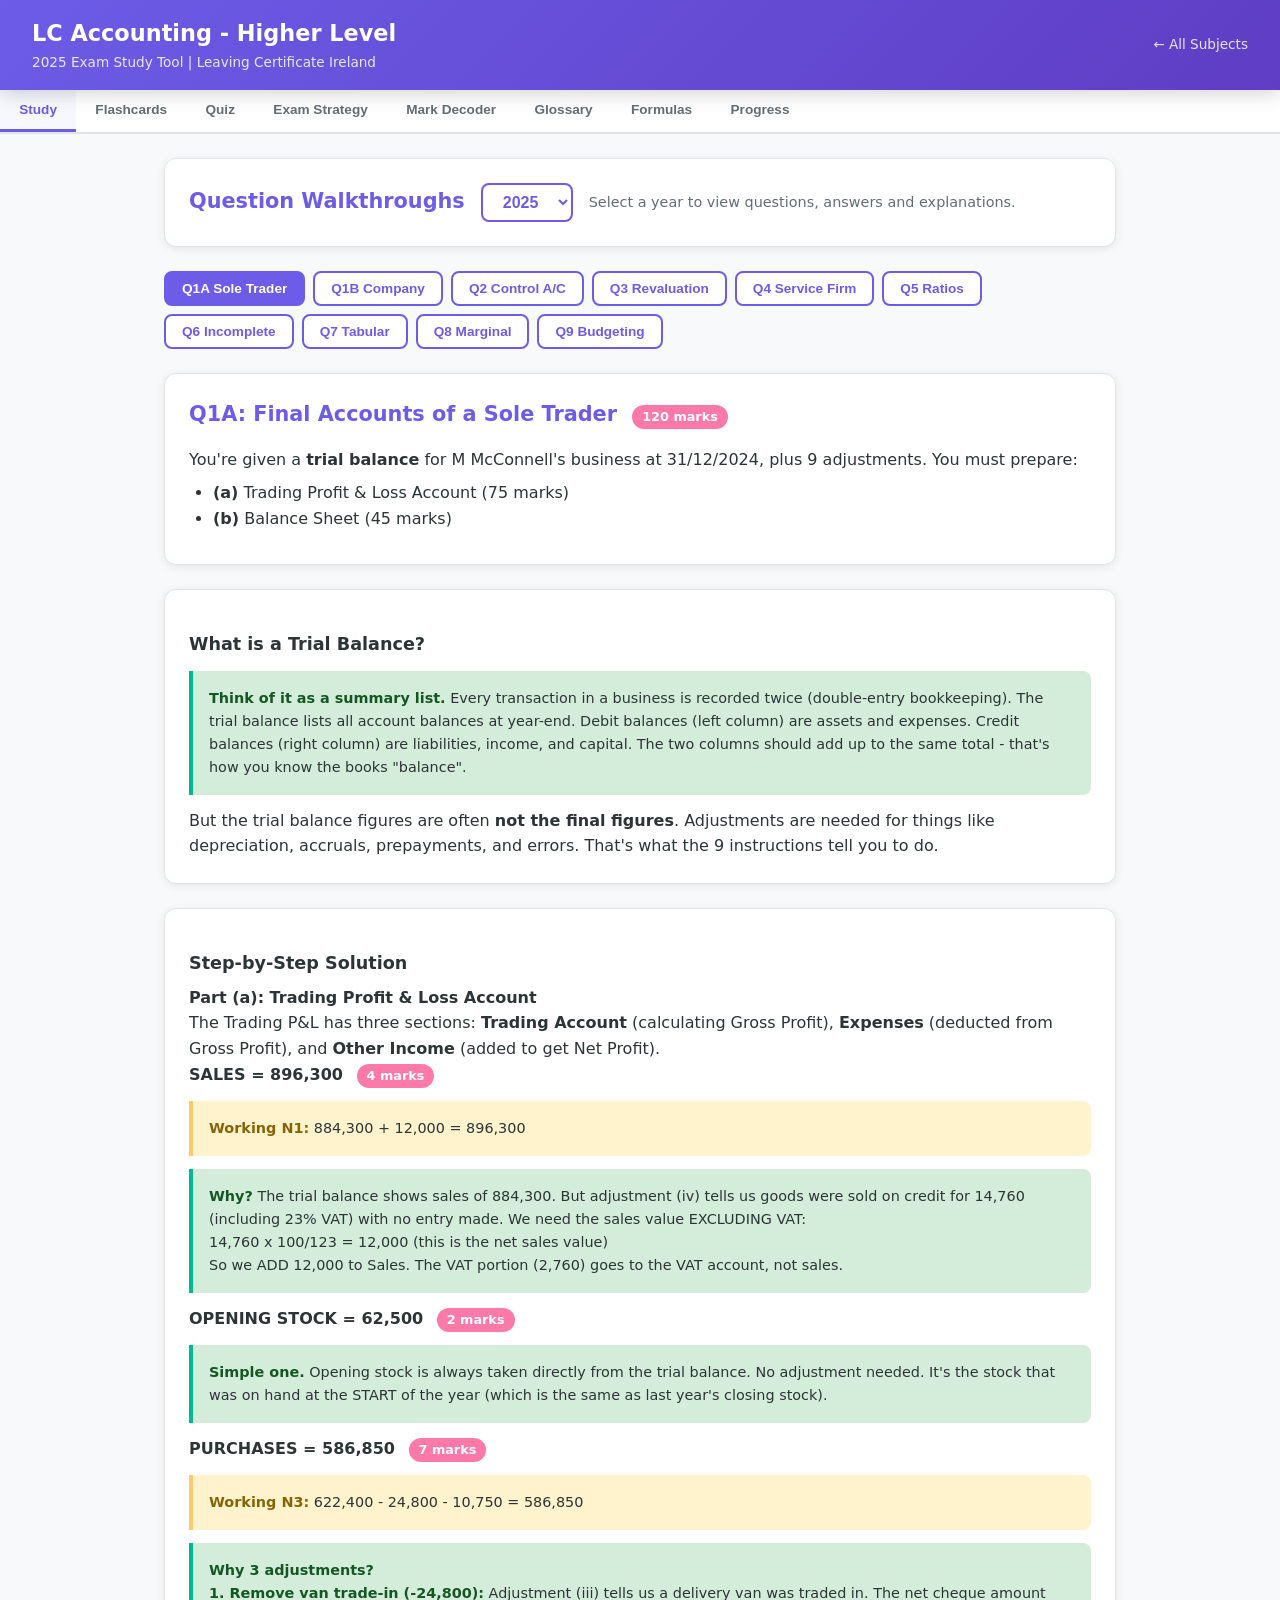
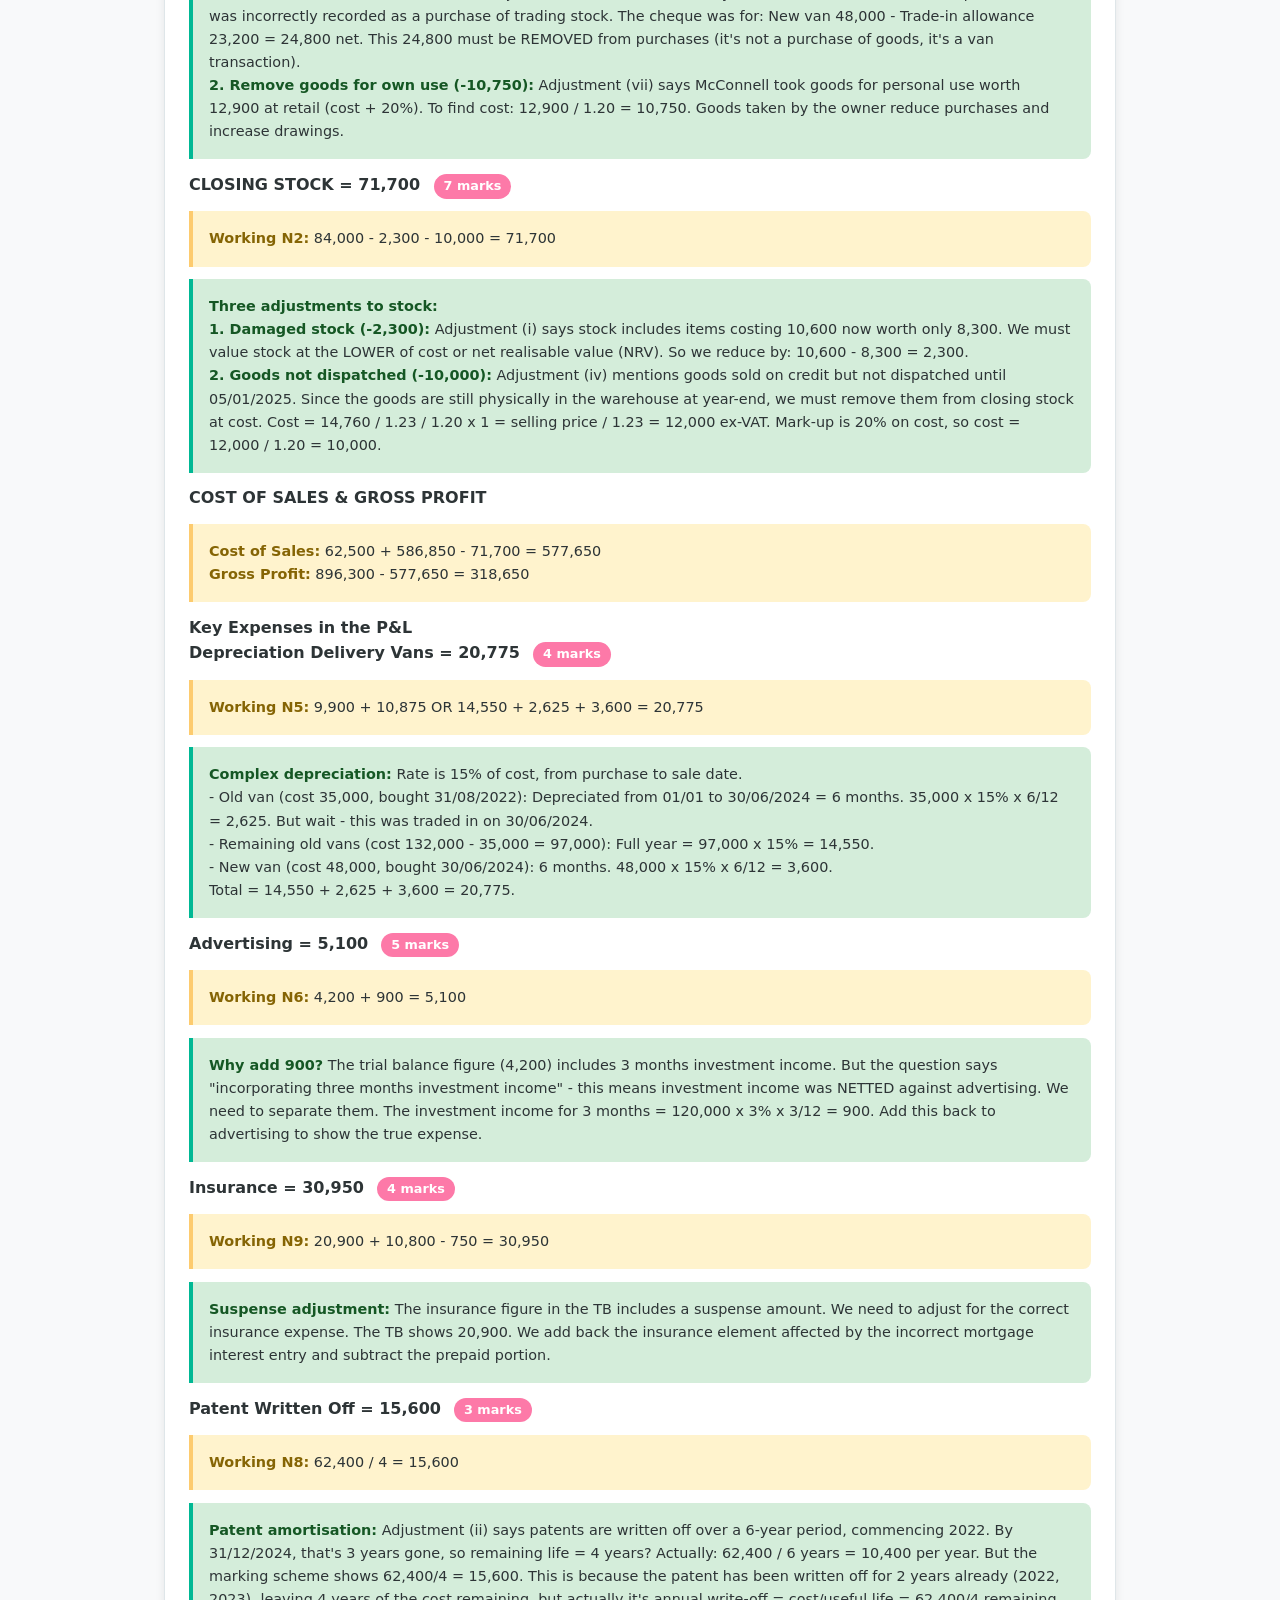
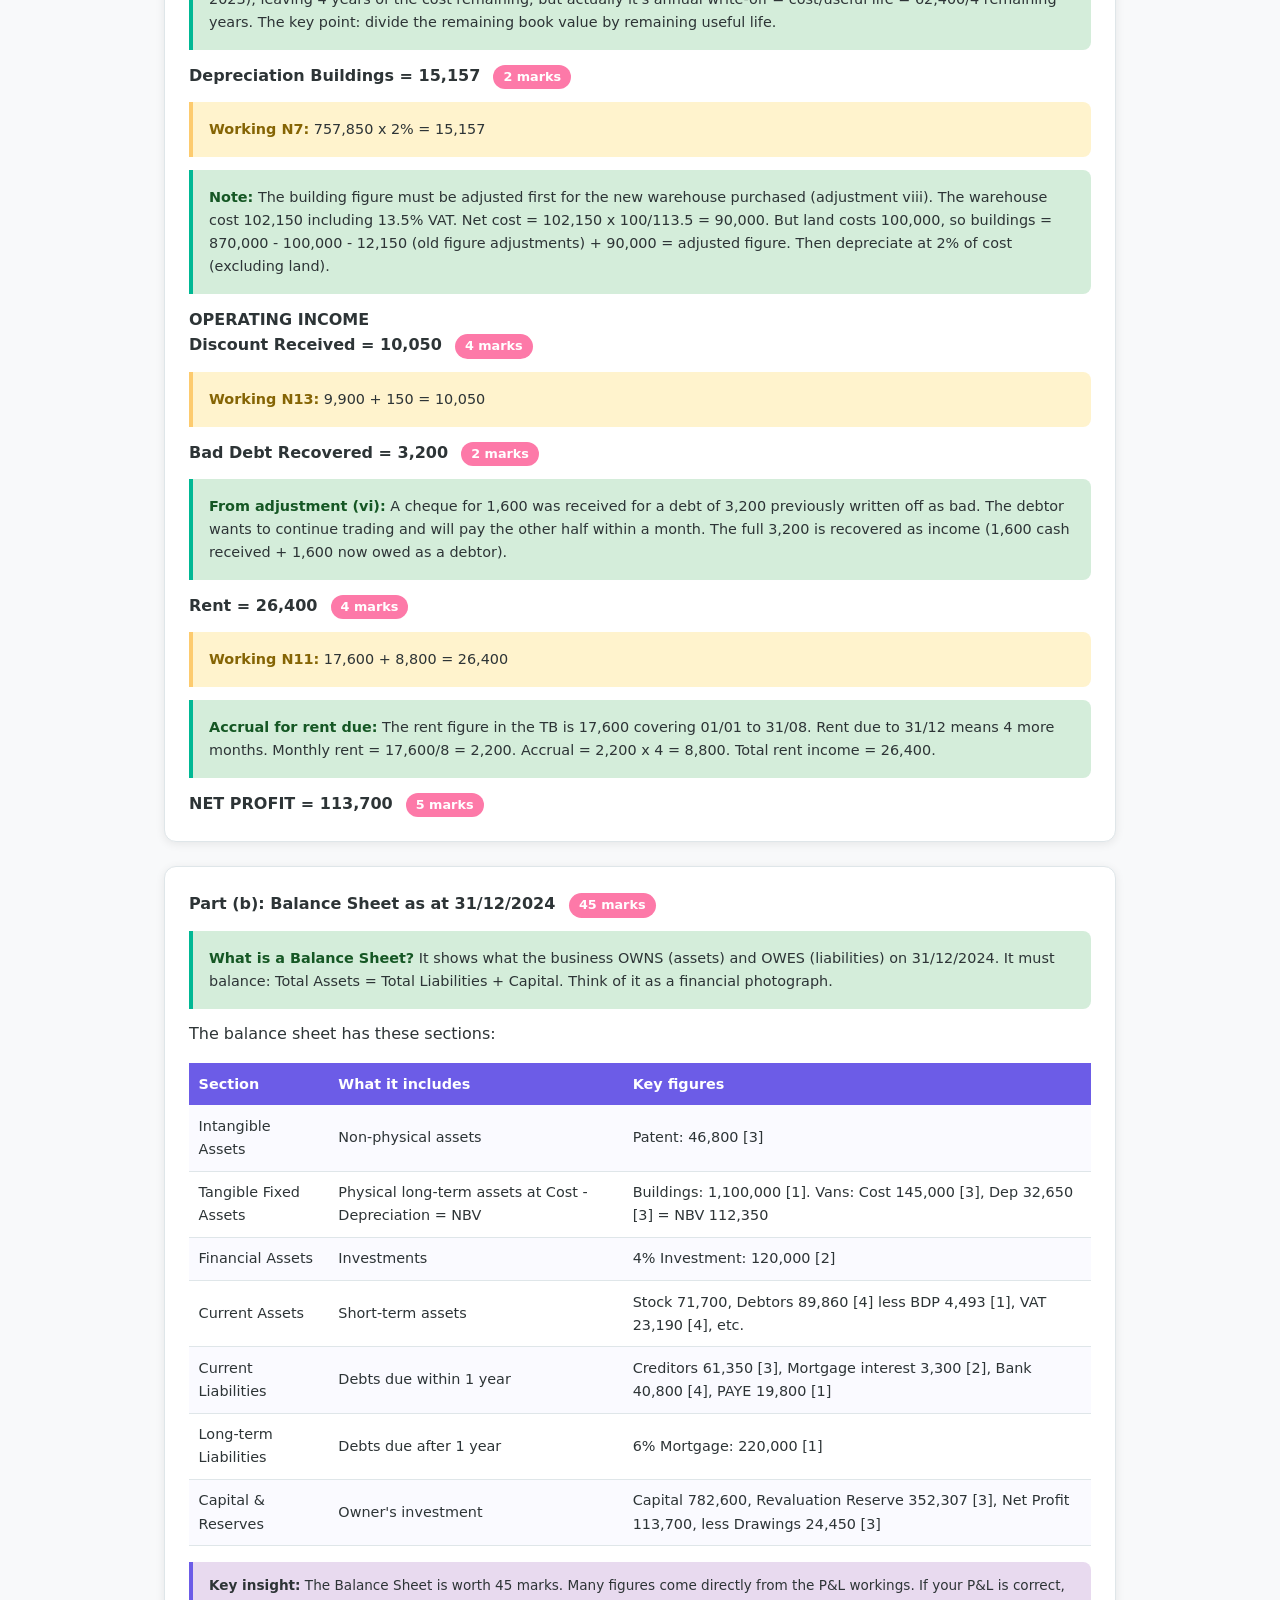
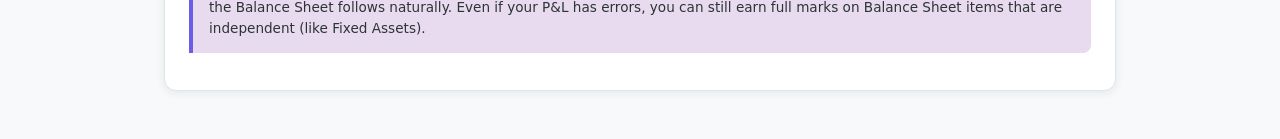
<file: accounting.html>
<!DOCTYPE html>
<html lang="en">
<head>
<meta charset="UTF-8">
<meta name="viewport" content="width=device-width, initial-scale=1.0">
<title>LC Accounting - Higher Level Study Tool</title>
<link rel="stylesheet" href="css/shared.css">
<style>
.collapsible{cursor:pointer;padding:1rem;background:var(--card);border:1px solid var(--border);border-radius:8px;margin:0.5rem 0;font-weight:600}
.collapsible:after{content:' +';float:right}
.collapsible.open:after{content:' -'}
.collapsible-content{display:none;padding:1rem;border:1px solid var(--border);border-top:none;border-radius:0 0 8px 8px;background:#fafafa}
.collapsible-content.open{display:block}
</style>
</head>
<body class="subject-accounting">
<header class="app-header">
<div>
<h1>LC Accounting - Higher Level</h1>
<p>2025 Exam Study Tool | Leaving Certificate Ireland</p>
</div>
<a href="index.html" class="home-link">&#8592; All Subjects</a>
</header>
<nav id="mainNav">
<button class="active" onclick="showTab('study','accounting')">Study</button>
<button onclick="showTab('flashcards','accounting')">Flashcards</button>
<button onclick="showTab('quiz','accounting')">Quiz</button>
<button onclick="showTab('strategy','accounting')">Exam Strategy</button>
<button onclick="showTab('marks','accounting')">Mark Decoder</button>
<button onclick="showTab('glossary','accounting')">Glossary</button>
<button onclick="showTab('formulas','accounting')">Formulas</button>
<button onclick="showTab('progress','accounting')">Progress</button>
</nav>

<!-- EXAM STRATEGY TAB -->
<div id="tab-strategy" class="tab-content">
<div class="card">
<h2>Exam Paper Structure</h2>
<p>The LC Accounting Higher Level exam is <strong>3 hours</strong> (2:00-5:00pm) for <strong>400 marks</strong>. You answer <strong>4 questions</strong> total.</p>
<table>
<tr><th>Section</th><th>Questions</th><th>Marks</th><th>You Answer</th><th>Time Guide</th></tr>
<tr><td><strong>Section 1</strong> - Financial Accounting</td><td>Q1 (A or B), Q2, Q3, Q4</td><td>120 marks</td><td>Q1 alone (120) OR any 2 others (60+60)</td><td>~54 min</td></tr>
<tr><td><strong>Section 2</strong> - Financial Accounting</td><td>Q5, Q6, Q7</td><td>200 marks</td><td>Any 2 (100+100)</td><td>~90 min</td></tr>
<tr><td><strong>Section 3</strong> - Management Accounting</td><td>Q8, Q9</td><td>80 marks</td><td>Any 1 (80)</td><td>~36 min</td></tr>
</table>
</div>

<div class="card">
<h2>Time Management - The Golden Rule</h2>
<p>You get <strong>180 minutes</strong> for <strong>400 marks</strong>. That means:</p>
<div class="formula-box">
<div class="formula">1 mark = 27 seconds | 10 marks = 4.5 minutes</div>
</div>
<p><strong>Never</strong> spend more time on a question than its marks justify. If you're stuck on a 4-mark working, move on after 2 minutes.</p>

<h3>Suggested Time Plan</h3>
<div class="time-block"><span class="time">2:00</span><span>Read full paper, choose your questions (5 min)</span></div>
<div class="time-block"><span class="time">2:05</span><span>Section 3 first - Q8 or Q9 (36 min) - start with what you know best</span></div>
<div class="time-block"><span class="time">2:41</span><span>Section 2 - First question (45 min)</span></div>
<div class="time-block"><span class="time">3:26</span><span>Section 2 - Second question (45 min)</span></div>
<div class="time-block"><span class="time">4:11</span><span>Section 1 - Q1 or two short questions (44 min)</span></div>
<div class="time-block"><span class="time">4:55</span><span>Review and check (5 min)</span></div>
</div>

<div class="card">
<h2>Top Exam Tips</h2>
<div class="explain"><strong>1. Always show workings!</strong> Even if your final answer is wrong, you get marks for correct workings. The marking scheme awards marks at each step, not just the final figure. A wrong answer with good workings might get 5 out of 7 marks. A wrong answer with no workings gets 0.</div>
<div class="explain"><strong>2. Use proper headings.</strong> Write "Trading Profit & Loss Account for [name] for year ended 31/12/2024" - this heading alone is worth [1] mark.</div>
<div class="explain"><strong>3. Label everything with euro signs.</strong> Column headings should show the euro symbol. This is a presentation mark.</div>
<div class="explain"><strong>4. Attempt every question you've chosen.</strong> Even partial answers score marks. A half-finished balance sheet still earns marks for the lines you completed.</div>
<div class="explain"><strong>5. Don't do Q1(A) AND Q1(B).</strong> You choose ONE. If you answer both, only one will be marked.</div>
<div class="explain"><strong>6. Carry forward errors.</strong> If your Sales figure is wrong but you correctly use it throughout, you still earn marks for correct method. Examiners call this "own figure" marking.</div>
<div class="explain"><strong>7. Theory questions are free marks.</strong> Parts (b) and (c) of questions often ask for explanations. Learn the key phrases - these marks require no calculations.</div>
</div>

<div class="card">
<h2>Question Selection Strategy</h2>
<table>
<tr><th>Question</th><th>Topic</th><th>Difficulty</th><th>Advice</th></tr>
<tr><td>Q1A</td><td>Sole Trader Final Accounts</td><td>Medium-Hard</td><td>Most popular choice. Worth 120 marks but complex adjustments. Only pick if you're confident with adjustments.</td></tr>
<tr><td>Q1B</td><td>Company Final Accounts</td><td>Medium-Hard</td><td>Similar to Q1A but with shares, debentures, dividends. Pick if you prefer company accounts.</td></tr>
<tr><td>Q2</td><td>Debtors Control Account</td><td>Medium</td><td>Predictable format. Good marks available for theory part (c).</td></tr>
<tr><td>Q3</td><td>Revaluation of Fixed Assets</td><td>Hard</td><td>Requires careful ledger account work over multiple years. Only pick if well-practiced.</td></tr>
<tr><td>Q4</td><td>Service Firm</td><td>Medium</td><td>Receipts & Payments to Income & Expenditure conversion. Theory part is accessible.</td></tr>
<tr><td>Q5</td><td>Interpretation of Accounts</td><td>Medium</td><td>Formulas + written analysis. Strong choice if you know ratio formulas and can write commentary.</td></tr>
<tr><td>Q6</td><td>Incomplete Records</td><td>Hard</td><td>Many calculations needed. Risky but rewarding if practiced.</td></tr>
<tr><td>Q7</td><td>Tabular Statement</td><td>Medium-Hard</td><td>Methodical - lots of entries. Good if you're organised and careful.</td></tr>
<tr><td>Q8</td><td>Marginal Costing</td><td>Medium</td><td>Formula-based. Break-even, contribution. Very predictable format. Strong Section 3 choice.</td></tr>
<tr><td>Q9</td><td>Budgeting</td><td>Medium</td><td>Production & materials budgets. Methodical but can be tricky. Good alternative to Q8.</td></tr>
</table>
</div>
</div>

<!-- FORMULA SHEET TAB -->
<div id="tab-formulas" class="tab-content">
<div class="card">
<h2>Formula Sheet - LC Accounting Higher Level</h2>
<p>All the key formulas you need, organised by topic.</p>
</div>

<div class="card">
<h3>Trading Profit & Loss Account</h3>
<div class="formula-box"><strong>Cost of Sales</strong><div class="formula">Opening Stock + Purchases - Closing Stock</div></div>
<div class="formula-box"><strong>Gross Profit</strong><div class="formula">Sales - Cost of Sales</div></div>
<div class="formula-box"><strong>Net Profit</strong><div class="formula">Gross Profit - Expenses + Non-trading Income</div></div>
<div class="formula-box"><strong>Mark-up on Cost</strong><div class="formula">Profit / Cost x 100</div><p>If mark-up is 25%, selling price = cost x 1.25</p></div>
<div class="formula-box"><strong>Margin on Sales</strong><div class="formula">Profit / Selling Price x 100</div><p>If margin is 20%, cost = selling price x 0.80</p></div>
</div>

<div class="card">
<h3>Depreciation</h3>
<div class="formula-box"><strong>Straight Line Method</strong><div class="formula">(Cost - Residual Value) / Useful Life</div><p>OR: Cost x Rate%</p><p>Same amount each year. Most common in LC exams.</p></div>
<div class="formula-box"><strong>Reducing Balance Method</strong><div class="formula">Net Book Value x Rate%</div><p>Amount decreases each year as NBV falls.</p></div>
<div class="formula-box"><strong>Net Book Value (NBV)</strong><div class="formula">Cost - Accumulated Depreciation</div></div>
</div>

<div class="card">
<h3>Interpretation of Accounts (Ratios)</h3>
<div class="formula-box"><strong>Return on Capital Employed (ROCE)</strong><div class="formula">(Operating Profit + Investment Income) / Capital Employed x 100</div><p>Measures how efficiently a company uses its capital. Higher is better. Compare to risk-free rate (0-3%).</p></div>
<div class="formula-box"><strong>Earnings Per Share (EPS)</strong><div class="formula">(Net Profit - Preference Dividends) / Number of Ordinary Shares</div></div>
<div class="formula-box"><strong>Dividend Per Share (DPS)</strong><div class="formula">Total Ordinary Dividends / Number of Ordinary Shares</div></div>
<div class="formula-box"><strong>Price Earnings Ratio (P/E)</strong><div class="formula">Market Price per Share / EPS</div><p>How many years to recoup investment at current earnings. Lower = better value.</p></div>
<div class="formula-box"><strong>Dividend Cover</strong><div class="formula">(Net Profit - Preference Dividend) / Ordinary Dividend</div><p>How many times the company can pay its dividend from profits. Higher = safer.</p></div>
<div class="formula-box"><strong>Dividend Yield</strong><div class="formula">DPS / Market Price x 100</div></div>
<div class="formula-box"><strong>Interest Cover</strong><div class="formula">(Operating Profit + Investment Income) / Interest</div><p>How many times the company can pay its interest. Higher = less risk.</p></div>
<div class="formula-box"><strong>Acid Test Ratio</strong><div class="formula">(Current Assets - Stock) / Current Liabilities</div><p>Ideal is 1:1. Can the company pay its short-term debts without selling stock?</p></div>
<div class="formula-box"><strong>Gearing Ratio</strong><div class="formula">Long-term Debt / (Long-term Debt + Equity) x 100</div><p>Below 50% = lowly geared (good). Above 50% = highly geared (risky).</p></div>
<div class="formula-box"><strong>Debt to Equity Ratio</strong><div class="formula">Long-term Debt / Equity x 100</div></div>
<div class="formula-box"><strong>Debtors Collection Period</strong><div class="formula">Debtors / Credit Sales x 12 months (or x 365 days)</div></div>
</div>

<div class="card">
<h3>Marginal Costing</h3>
<div class="formula-box"><strong>Contribution Per Unit</strong><div class="formula">Selling Price - Variable Cost Per Unit</div></div>
<div class="formula-box"><strong>Break-Even Point (units)</strong><div class="formula">Fixed Costs / Contribution Per Unit</div></div>
<div class="formula-box"><strong>Break-Even Point (euro)</strong><div class="formula">Break-Even Units x Selling Price</div></div>
<div class="formula-box"><strong>Margin of Safety</strong><div class="formula">Budgeted Sales - Break-Even Sales</div><p>How far sales can fall before the company makes a loss.</p></div>
<div class="formula-box"><strong>Target Profit (units needed)</strong><div class="formula">(Fixed Costs + Target Profit) / Contribution Per Unit</div></div>
</div>

<div class="card">
<h3>Budgeting</h3>
<div class="formula-box"><strong>Production Budget (units)</strong><div class="formula">Expected Sales + Closing Stock - Opening Stock</div></div>
<div class="formula-box"><strong>Raw Materials Purchases (kg)</strong><div class="formula">Materials Usage + Closing Stock - Opening Stock</div></div>
<div class="formula-box"><strong>Fixed Overhead Per Labour Hour</strong><div class="formula">Total Fixed Overheads / Total Direct Labour Hours</div></div>
</div>

<div class="card">
<h3>VAT</h3>
<div class="formula-box"><strong>Extract VAT from VAT-inclusive price</strong><div class="formula">VAT-inclusive price x (VAT rate / (100 + VAT rate))</div><p>E.g., price incl. 23% VAT: VAT = Price x 23/123</p></div>
<div class="formula-box"><strong>Price before VAT</strong><div class="formula">VAT-inclusive price x (100 / (100 + VAT rate))</div><p>E.g., price incl. 23% VAT: Net = Price x 100/123</p></div>
</div>

<div class="card">
<h3>Provision for Bad Debts</h3>
<div class="formula-box"><strong>New Provision</strong><div class="formula">Adjusted Debtors x Provision Rate%</div></div>
<div class="formula-box"><strong>Increase in Provision</strong><div class="formula">New Provision - Old Provision</div><p>Increase = expense in P&L. Decrease = income in P&L.</p></div>
</div>

<div class="card">
<h3>Incomplete Records</h3>
<div class="formula-box"><strong>Net Worth / Capital</strong><div class="formula">Total Assets - Total Liabilities</div></div>
<div class="formula-box"><strong>Profit (Net Worth Method)</strong><div class="formula">Closing Net Worth - Opening Net Worth + Drawings - Capital Introduced</div></div>
<div class="formula-box"><strong>Credit Sales (from Debtors)</strong><div class="formula">Closing Debtors + Cash from Debtors - Opening Debtors</div></div>
<div class="formula-box"><strong>Credit Purchases (from Creditors)</strong><div class="formula">Closing Creditors + Payments to Creditors - Opening Creditors</div></div>
</div>
</div>

<!-- GLOSSARY TAB -->
<div id="tab-glossary" class="tab-content">
<div class="card">
<h2>Accounting Glossary</h2>
<p>Search for any term. All definitions are written in plain language.</p>
<input type="text" class="glossary-search" id="glossarySearch" placeholder="Search terms..." oninput="filterGlossary()">
</div>
<div id="glossaryList">
<dl>
<div class="glossary-item" data-term="trial balance"><dt>Trial Balance</dt><dd>A list of all the balances in a business's accounts at a specific date. Debit balances (assets, expenses) go on the left; credit balances (liabilities, income, capital) go on the right. If the two sides are equal, the books balance. It's the starting point for preparing final accounts.</dd></div>
<div class="glossary-item" data-term="trading profit and loss account"><dt>Trading, Profit & Loss Account</dt><dd>A financial statement showing how much money a business made (or lost) during the year. The <strong>trading account</strong> calculates Gross Profit (Sales minus Cost of Sales). The <strong>profit and loss account</strong> deducts expenses from Gross Profit to find Net Profit.</dd></div>
<div class="glossary-item" data-term="balance sheet"><dt>Balance Sheet</dt><dd>A snapshot of what a business owns (assets) and owes (liabilities) on a specific date. It must always balance: Assets = Liabilities + Capital. Think of it as a photograph of the business's financial position at year-end.</dd></div>
<div class="glossary-item" data-term="depreciation"><dt>Depreciation</dt><dd>The reduction in value of a fixed asset over time due to wear and tear, age, or obsolescence. It's an expense in the P&L and reduces the asset's value on the balance sheet. Common methods: Straight Line (same amount each year) and Reducing Balance (decreasing amount).</dd></div>
<div class="glossary-item" data-term="provision for bad debts"><dt>Provision for Bad Debts (BDP)</dt><dd>An estimate of the amount of money owed to the business (debtors) that may never be paid. It's set as a percentage of debtors. An increase in the provision is an expense; a decrease is treated as income.</dd></div>
<div class="glossary-item" data-term="bad debts"><dt>Bad Debts</dt><dd>Money owed to the business that will definitely never be collected - the debtor cannot or will not pay. Written off as an expense in the P&L. Different from provision for bad debts, which is an estimate.</dd></div>
<div class="glossary-item" data-term="accruals"><dt>Accruals (Expenses Due)</dt><dd>Expenses that have been incurred during the accounting period but haven't been paid yet. Example: electricity used in December but the bill arrives in January. The expense must be included in this year's accounts. Shown as a current liability on the balance sheet.</dd></div>
<div class="glossary-item" data-term="prepayments"><dt>Prepayments (Expenses Prepaid)</dt><dd>Expenses that have been paid in advance - you've paid for something you haven't fully used yet. Example: insurance paid for 12 months but only 9 months relate to this year. The unused 3 months is a prepayment. Shown as a current asset on the balance sheet.</dd></div>
<div class="glossary-item" data-term="debtors"><dt>Debtors (Accounts Receivable)</dt><dd>People or businesses who owe money TO the business, usually because they bought goods on credit. A current asset. Also called "accounts receivable" or "trade receivables".</dd></div>
<div class="glossary-item" data-term="creditors"><dt>Creditors (Accounts Payable)</dt><dd>People or businesses the company owes money TO, usually because the business bought goods on credit. A current liability. Also called "accounts payable" or "trade payables".</dd></div>
<div class="glossary-item" data-term="capital"><dt>Capital</dt><dd>The money the owner has invested in the business. On the balance sheet: Opening Capital + Net Profit - Drawings = Closing Capital. For companies, capital comes from issuing shares.</dd></div>
<div class="glossary-item" data-term="drawings"><dt>Drawings</dt><dd>Money or goods taken out of the business by the owner for personal use. Reduces capital. Not an expense - it's a reduction of the owner's investment. In a company, the equivalent is dividends.</dd></div>
<div class="glossary-item" data-term="fixed assets"><dt>Fixed Assets (Non-Current Assets)</dt><dd>Items owned by a business for long-term use (more than 1 year), not for resale. Examples: land, buildings, machinery, delivery vans, equipment. Shown on the balance sheet at cost minus depreciation (= Net Book Value).</dd></div>
<div class="glossary-item" data-term="current assets"><dt>Current Assets</dt><dd>Items owned by the business that will be converted to cash within 12 months. Examples: stock, debtors, bank balance, cash, prepayments. Listed on the balance sheet in order of liquidity (least liquid first).</dd></div>
<div class="glossary-item" data-term="current liabilities"><dt>Current Liabilities (Creditors due within 1 year)</dt><dd>Debts the business must pay within the next 12 months. Examples: trade creditors, bank overdraft, PAYE/PRSI due, accruals, VAT owed.</dd></div>
<div class="glossary-item" data-term="working capital"><dt>Working Capital (Net Current Assets)</dt><dd>Current Assets minus Current Liabilities. Shows whether the business can pay its short-term debts. Positive = healthy. Negative = potential cash flow problems.</dd></div>
<div class="glossary-item" data-term="sole trader"><dt>Sole Trader</dt><dd>A business owned and run by one person. The owner has unlimited liability (personally responsible for all business debts). Simplest form of business. Produces a Trading P&L Account and Balance Sheet.</dd></div>
<div class="glossary-item" data-term="limited company"><dt>Limited Company (Ltd)</dt><dd>A business that is a separate legal entity from its owners (shareholders). Shareholders have limited liability - they can only lose the amount they invested. Has share capital, pays dividends, and must produce published accounts.</dd></div>
<div class="glossary-item" data-term="ordinary shares"><dt>Ordinary Shares</dt><dd>The most common type of share. Ordinary shareholders are the owners of the company. They vote at meetings, receive dividends (if declared), but are paid last if the company is wound up. Their dividend is not guaranteed.</dd></div>
<div class="glossary-item" data-term="preference shares"><dt>Preference Shares</dt><dd>Shares that receive a fixed dividend percentage before ordinary shareholders get anything. They have priority over ordinary shares for dividends and repayment. Usually no voting rights.</dd></div>
<div class="glossary-item" data-term="debentures"><dt>Debentures</dt><dd>Long-term loans to a company, usually with a fixed interest rate. Debenture holders are creditors, NOT owners. They receive interest regardless of whether the company makes a profit. Interest is an expense, not a dividend.</dd></div>
<div class="glossary-item" data-term="authorised share capital"><dt>Authorised Share Capital</dt><dd>The maximum amount of shares a company is legally allowed to issue, as stated in its Memorandum of Association. Not all authorised shares need to be issued.</dd></div>
<div class="glossary-item" data-term="issued share capital"><dt>Issued Share Capital</dt><dd>The shares that have actually been sold to shareholders. Must be less than or equal to the authorised share capital.</dd></div>
<div class="glossary-item" data-term="revaluation reserve"><dt>Revaluation Reserve</dt><dd>Created when a fixed asset is revalued (usually upward). The increase in value goes to the revaluation reserve, not to the P&L. It's a capital reserve - cannot be used to pay dividends.</dd></div>
<div class="glossary-item" data-term="gearing"><dt>Gearing</dt><dd>The ratio of borrowed money (debt) to equity in a company. Lowly geared (below 50%) = financed mostly by equity = safer. Highly geared (above 50%) = financed mostly by debt = riskier.</dd></div>
<div class="glossary-item" data-term="roce"><dt>ROCE (Return on Capital Employed)</dt><dd>A profitability ratio showing how efficiently a company uses its total capital. Calculated as: (Operating Profit + Investment Income) / Capital Employed x 100. The higher the better. Should exceed the risk-free rate.</dd></div>
<div class="glossary-item" data-term="break even"><dt>Break-Even Point</dt><dd>The level of sales at which a business makes neither a profit nor a loss. Total revenue exactly equals total costs. Calculated as: Fixed Costs / Contribution Per Unit.</dd></div>
<div class="glossary-item" data-term="contribution"><dt>Contribution</dt><dd>Selling price minus variable costs. The amount each unit sold "contributes" towards paying off fixed costs and then generating profit. Once total contribution exceeds fixed costs, the business is profitable.</dd></div>
<div class="glossary-item" data-term="margin of safety"><dt>Margin of Safety</dt><dd>The difference between actual/budgeted sales and the break-even point. Shows how much sales can drop before the business starts making a loss. Larger = safer.</dd></div>
<div class="glossary-item" data-term="variable costs"><dt>Variable Costs</dt><dd>Costs that change in direct proportion to output/sales. More units = higher costs. Examples: raw materials, direct labour, sales commission. Cost per unit stays the same.</dd></div>
<div class="glossary-item" data-term="fixed costs"><dt>Fixed Costs</dt><dd>Costs that stay the same regardless of how many units are produced (within a relevant range). Examples: rent, insurance, salaries of permanent staff. Cost per unit decreases as output increases.</dd></div>
<div class="glossary-item" data-term="step fixed costs"><dt>Step Fixed Costs</dt><dd>Costs that are fixed within a certain range of activity but jump to a new level when that range is exceeded. Example: rent is fixed until you need a bigger factory, then it jumps up.</dd></div>
<div class="glossary-item" data-term="sensitivity analysis"><dt>Sensitivity Analysis</dt><dd>A "what if" technique showing how changes in selling price, sales volume, variable costs, or fixed costs affect profit. Helps management plan for different scenarios.</dd></div>
<div class="glossary-item" data-term="budget"><dt>Budget</dt><dd>A financial plan for a future period. It sets targets for income and expenditure. Used to plan, control, and evaluate business performance. Types include production budgets, materials budgets, and cash budgets.</dd></div>
<div class="glossary-item" data-term="principal budget factor"><dt>Principal Budget Factor</dt><dd>The factor that limits or constrains a business's activity. Usually sales demand, but could be machine capacity, labour availability, or raw material supply. The budget process starts with this factor.</dd></div>
<div class="glossary-item" data-term="fifo"><dt>FIFO (First In, First Out)</dt><dd>A stock valuation method where the oldest stock is assumed to be sold first. Closing stock is valued at the most recent purchase prices. Most commonly used method in Irish accounting.</dd></div>
<div class="glossary-item" data-term="vat"><dt>VAT (Value Added Tax)</dt><dd>A tax on goods and services charged at each stage of production/sale. In Ireland, the standard rate is 23%. Businesses collect VAT on sales and reclaim VAT on purchases. The difference is paid to Revenue.</dd></div>
<div class="glossary-item" data-term="paye prsi usc"><dt>PAYE, PRSI & USC</dt><dd>Taxes deducted from employees' wages. PAYE = income tax. PRSI = social insurance contributions. USC = Universal Social Charge. The employer deducts these and pays them to Revenue. Shown as a current liability if not yet paid.</dd></div>
<div class="glossary-item" data-term="goodwill"><dt>Goodwill</dt><dd>An intangible asset representing the difference between the price paid for a business and the fair value of its net assets. Arises when someone pays more for a business than its assets are worth, because of reputation, customer base, etc.</dd></div>
<div class="glossary-item" data-term="patent"><dt>Patent</dt><dd>An intangible fixed asset giving exclusive rights to use an invention for a set period. Written off (amortised) over its useful life. Example: a 6-year patent costs 62,400 - annual write-off = 62,400/6 = 10,400.</dd></div>
<div class="glossary-item" data-term="net worth"><dt>Net Worth</dt><dd>The total value of what a person or business owns minus what they owe. Net Worth = Total Assets - Total Liabilities. Used in incomplete records to calculate profit.</dd></div>
<div class="glossary-item" data-term="control account"><dt>Control Account</dt><dd>A summary account in the general ledger that shows the total of all individual accounts in a subsidiary ledger. The Debtors Control Account shows the total owed by all debtors. Used to check accuracy and detect errors.</dd></div>
<div class="glossary-item" data-term="suspense account"><dt>Suspense Account</dt><dd>A temporary account used when the trial balance doesn't balance. Errors are investigated and corrected, and entries are made to clear the suspense account.</dd></div>
<div class="glossary-item" data-term="service firm"><dt>Service Firm</dt><dd>A business that provides services rather than selling goods (e.g., dentist, solicitor, school). Prepares an Income & Expenditure Account instead of a Trading P&L. Uses a Statement of Reserves instead of a Capital Account.</dd></div>
<div class="glossary-item" data-term="income expenditure account"><dt>Income & Expenditure Account</dt><dd>The equivalent of a Profit & Loss Account for a service firm or club. Shows income earned and expenses incurred during the year. The surplus (or deficit) is similar to net profit (or loss).</dd></div>
<div class="glossary-item" data-term="receipts and payments account"><dt>Receipts & Payments Account</dt><dd>A summary of all cash/bank transactions during the year. Similar to a bank statement. Shows actual money in and out - does NOT account for accruals, prepayments, or depreciation. Used as a starting point for service firm accounts.</dd></div>
<div class="glossary-item" data-term="tabular statement"><dt>Tabular Statement</dt><dd>A method of recording transactions by showing the effect on each asset, liability, and equity item in a table format. Each row is a category, each column is a transaction month. All entries must keep the accounting equation in balance.</dd></div>
<div class="glossary-item" data-term="consistency concept"><dt>Consistency Concept</dt><dd>One of the four fundamental accounting concepts. It states that once a business chooses an accounting method (e.g., straight-line depreciation at 2%), it must use the same method every year. If changed, the reason and effect must be disclosed.</dd></div>
<div class="glossary-item" data-term="revaluation of fixed assets"><dt>Revaluation of Fixed Assets</dt><dd>Adjusting a fixed asset's value on the balance sheet to reflect its current market value. The difference between old and new value goes to the Revaluation Reserve. Important for showing a true and fair view.</dd></div>
<div class="glossary-item" data-term="disposal of fixed assets"><dt>Disposal of Fixed Assets</dt><dd>When a fixed asset is sold or scrapped. A Disposal Account is prepared showing: the asset's cost, accumulated depreciation, and sale proceeds. If proceeds exceed NBV = profit on disposal. If less = loss on disposal.</dd></div>
<div class="glossary-item" data-term="mortgage"><dt>Mortgage</dt><dd>A long-term loan secured against property. The interest is an expense in the P&L. The loan itself is a long-term liability on the balance sheet. If part is due within 12 months, that portion goes under current liabilities.</dd></div>
<div class="glossary-item" data-term="dividend"><dt>Dividend</dt><dd>A payment from a company's profits to its shareholders. Preference shareholders get a fixed % first. Ordinary shareholders get whatever the directors recommend. Not an expense - it's a distribution of profit.</dd></div>
</dl>
</div>
</div>

<!-- MARK SCHEME DECODER TAB -->
<div id="tab-marks" class="tab-content">
<div class="card">
<h2>Mark Scheme Decoder</h2>
<p>Understanding how examiners award marks is the key to maximising your score. Here's how the marking scheme works.</p>
</div>

<div class="card">
<h3>How Marks Are Shown</h3>
<p>In the marking scheme, you'll see numbers in square brackets like <strong>[4]</strong> or <strong>[7]</strong>. This shows how many marks that specific figure or element is worth.</p>
<table>
<tr><th>Annotation</th><th>Meaning</th></tr>
<tr><td><strong>[n]</strong></td><td>Correct element worth n marks</td></tr>
<tr><td><strong>N1, N2...</strong></td><td>Refer to workings - the calculation behind the figure</td></tr>
<tr><td><strong>[0]</strong></td><td>No marks - answer incorrect or insufficient</td></tr>
<tr><td><strong>P-</strong></td><td>Penalty: minus 1 mark for incorrect calculation, misplaced figure, or wrong transfer</td></tr>
<tr><td><strong>Half marks</strong></td><td>Partial credit for partially correct work (non-transfer)</td></tr>
</table>
</div>

<div class="card">
<h3>Where the Big Marks Are</h3>
<p>Not all figures are worth the same. Here's what carries the most marks:</p>
<h4>Q1A - Sole Trader (120 marks: 75 P&L + 45 Balance Sheet)</h4>
<div class="mark-info"><strong>Sales [4]</strong> - Working: 884,300 + 12,000 = 896,300. Four marks because it involves an adjustment (goods sold on credit with no entry made).</div>
<div class="mark-info"><strong>Purchases [7]</strong> - Working: 622,400 - 24,800 - 10,750 = 586,850. Seven marks because multiple adjustments: remove van trade-in incorrectly recorded as purchase, and remove goods for own use.</div>
<div class="mark-info"><strong>Closing Stock [7]</strong> - Working: 84,000 - 2,300 - 10,000 = 71,700. Seven marks for three separate adjustments (damaged stock, goods on credit not dispatched).</div>
<div class="mark-info"><strong>Net Profit [5]</strong> - The final figure. Worth 5 marks because it proves the whole account is correct. Even if wrong, you get marks for correct workings above.</div>
<p style="margin-top:1rem"><strong>Key insight:</strong> In Q1A, single figures like Purchases [7] and Closing Stock [7] carry more marks than many expense lines. Getting these right is critical.</p>
</div>

<div class="card">
<h4>Q5 - Interpretation of Accounts (100 marks: 50 + 40 + 10)</h4>
<div class="mark-info"><strong>Cash Sales [12]</strong> - Must show formula, substitution, AND correct answer. Marks split across method and accuracy.</div>
<div class="mark-info"><strong>ROCE [10]</strong> - Formula [2], correct figures [4], correct answer [4]. Even if answer is wrong, stating the correct formula earns 2 marks.</div>
<div class="mark-info"><strong>Written Analysis [40]</strong> - Part (b) is worth 40 marks for a written report. Marks are allocated per heading: Profitability [7], Liquidity [6], Gearing [7], Dividend Policy [7], Market Value [5], Sector [5], Overall [3]. You MUST use ratios and percentages to support your points.</div>
<div class="mark-info"><strong>Gearing Options [10]</strong> - Part (c) requires analysing two financing options. Marks for calculations AND implications.</div>
</div>

<div class="card">
<h4>Q8 - Marginal Costing (80 marks)</h4>
<div class="mark-info"><strong>Break-Even [15]</strong> - Must first prepare a marginal cost statement separating variable and fixed costs, then apply the formula. The cost statement itself carries marks.</div>
<div class="mark-info"><strong>Each scenario (b-e) [12-14 each]</strong> - Each part modifies one variable. Show the formula, substitute correctly, calculate. Full marks require the correct formula AND correct arithmetic.</div>
<div class="mark-info"><strong>Theory (f) [12]</strong> - Three theory sub-parts worth 12 marks total. Free marks if you know the definitions of sensitivity analysis, step fixed costs, and can sketch a graph.</div>
</div>

<div class="card">
<h3>Golden Rules for Maximum Marks</h3>
<div class="explain"><strong>1. Write the formula first.</strong> In ratio questions, writing the correct formula earns marks even if your calculation is wrong.</div>
<div class="explain"><strong>2. Show every step of workings.</strong> For a [7] mark figure, marks are awarded at each step. Three correct steps in a wrong answer could still earn 4-5 marks.</div>
<div class="explain"><strong>3. Headings earn marks.</strong> "Trading Profit & Loss Account for M McConnell for year ended 31/12/2024" = [1] mark just for the heading.</div>
<div class="explain"><strong>4. Correct labels matter.</strong> Writing "Gross Profit" in the right place, "Less Cost of Sales", "Less Expenses" - these structural elements earn marks.</div>
<div class="explain"><strong>5. Own-figure rule.</strong> If you get Sales wrong but correctly carry it through, subsequent figures using your (wrong) Sales figure still earn full marks for method.</div>
<div class="explain"><strong>6. Theory = guaranteed marks.</strong> Parts asking "explain" or "outline" have fixed mark allocations. Memorise key points for each topic.</div>
</div>
</div>

<!-- STUDY TAB -->
<div id="tab-study" class="tab-content active">
<div class="card" style="display:flex;align-items:center;gap:1rem;flex-wrap:wrap;">
<h2 style="margin:0">Question Walkthroughs</h2>
<select id="studyYearSelect" onchange="switchStudyYear(this.value,'accounting')" style="padding:0.5rem 1rem;border:2px solid var(--primary);border-radius:8px;font-size:1rem;font-weight:600;color:var(--primary);background:#fff;cursor:pointer;">
<option value="2025" selected>2025</option>
<option value="2024">2024</option>
<option value="2023">2023</option>
<option value="2022">2022</option>
<option value="2021">2021</option>
<option value="2020">2020</option>
<option value="2019">2019</option>
<option value="2018">2018</option>
<option value="2017">2017</option>
<option value="2016">2016</option>
<option value="2015">2015</option>
<option value="2014">2014</option>
<option value="2013">2013</option>
<option value="2012">2012</option>
</select>
<p style="margin:0;color:var(--text-light);font-size:0.9rem;">Select a year to view questions, answers and explanations.</p>
</div>
<div id="pastYearContent" style="display:none"></div>
<div id="walkthrough-2025">
<div class="question-nav" id="studyNav">
<button class="active" onclick="showQuestion('q1a','accounting')">Q1A Sole Trader</button>
<button onclick="showQuestion('q1b','accounting')">Q1B Company</button>
<button onclick="showQuestion('q2','accounting')">Q2 Control A/C</button>
<button onclick="showQuestion('q3','accounting')">Q3 Revaluation</button>
<button onclick="showQuestion('q4','accounting')">Q4 Service Firm</button>
<button onclick="showQuestion('q5','accounting')">Q5 Ratios</button>
<button onclick="showQuestion('q6','accounting')">Q6 Incomplete</button>
<button onclick="showQuestion('q7','accounting')">Q7 Tabular</button>
<button onclick="showQuestion('q8','accounting')">Q8 Marginal</button>
<button onclick="showQuestion('q9','accounting')">Q9 Budgeting</button>
</div>

<!-- Q1A SOLE TRADER -->
<div class="q-section active" id="q-q1a">
<div class="card">
<h2>Q1A: Final Accounts of a Sole Trader <span class="marks-badge">120 marks</span></h2>
<p>You're given a <strong>trial balance</strong> for M McConnell's business at 31/12/2024, plus 9 adjustments. You must prepare:</p>
<ul style="margin:0.5rem 0 0.5rem 1.5rem">
<li><strong>(a)</strong> Trading Profit & Loss Account (75 marks)</li>
<li><strong>(b)</strong> Balance Sheet (45 marks)</li>
</ul>
</div>

<div class="card">
<h3>What is a Trial Balance?</h3>
<div class="explain"><strong>Think of it as a summary list.</strong> Every transaction in a business is recorded twice (double-entry bookkeeping). The trial balance lists all account balances at year-end. Debit balances (left column) are assets and expenses. Credit balances (right column) are liabilities, income, and capital. The two columns should add up to the same total - that's how you know the books "balance".</div>
<p>But the trial balance figures are often <strong>not the final figures</strong>. Adjustments are needed for things like depreciation, accruals, prepayments, and errors. That's what the 9 instructions tell you to do.</p>
</div>

<div class="card">
<h3>Step-by-Step Solution</h3>
<h4>Part (a): Trading Profit & Loss Account</h4>
<p>The Trading P&L has three sections: <strong>Trading Account</strong> (calculating Gross Profit), <strong>Expenses</strong> (deducted from Gross Profit), and <strong>Other Income</strong> (added to get Net Profit).</p>

<h4>SALES = 896,300 <span class="marks-badge">4 marks</span></h4>
<div class="working"><strong>Working N1:</strong> 884,300 + 12,000 = 896,300</div>
<div class="explain"><strong>Why?</strong> The trial balance shows sales of 884,300. But adjustment (iv) tells us goods were sold on credit for 14,760 (including 23% VAT) with no entry made. We need the sales value EXCLUDING VAT:<br>
14,760 x 100/123 = 12,000 (this is the net sales value)<br>
So we ADD 12,000 to Sales. The VAT portion (2,760) goes to the VAT account, not sales.</div>

<h4>OPENING STOCK = 62,500 <span class="marks-badge">2 marks</span></h4>
<div class="explain"><strong>Simple one.</strong> Opening stock is always taken directly from the trial balance. No adjustment needed. It's the stock that was on hand at the START of the year (which is the same as last year's closing stock).</div>

<h4>PURCHASES = 586,850 <span class="marks-badge">7 marks</span></h4>
<div class="working"><strong>Working N3:</strong> 622,400 - 24,800 - 10,750 = 586,850</div>
<div class="explain"><strong>Why 3 adjustments?</strong>
<br><strong>1. Remove van trade-in (-24,800):</strong> Adjustment (iii) tells us a delivery van was traded in. The net cheque amount was incorrectly recorded as a purchase of trading stock. The cheque was for: New van 48,000 - Trade-in allowance 23,200 = 24,800 net. This 24,800 must be REMOVED from purchases (it's not a purchase of goods, it's a van transaction).
<br><strong>2. Remove goods for own use (-10,750):</strong> Adjustment (vii) says McConnell took goods for personal use worth 12,900 at retail (cost + 20%). To find cost: 12,900 / 1.20 = 10,750. Goods taken by the owner reduce purchases and increase drawings.</div>

<h4>CLOSING STOCK = 71,700 <span class="marks-badge">7 marks</span></h4>
<div class="working"><strong>Working N2:</strong> 84,000 - 2,300 - 10,000 = 71,700</div>
<div class="explain"><strong>Three adjustments to stock:</strong>
<br><strong>1. Damaged stock (-2,300):</strong> Adjustment (i) says stock includes items costing 10,600 now worth only 8,300. We must value stock at the LOWER of cost or net realisable value (NRV). So we reduce by: 10,600 - 8,300 = 2,300.
<br><strong>2. Goods not dispatched (-10,000):</strong> Adjustment (iv) mentions goods sold on credit but not dispatched until 05/01/2025. Since the goods are still physically in the warehouse at year-end, we must remove them from closing stock at cost. Cost = 14,760 / 1.23 / 1.20 x 1 = selling price / 1.23 = 12,000 ex-VAT. Mark-up is 20% on cost, so cost = 12,000 / 1.20 = 10,000.</div>

<h4>COST OF SALES & GROSS PROFIT</h4>
<div class="working"><strong>Cost of Sales:</strong> 62,500 + 586,850 - 71,700 = 577,650<br>
<strong>Gross Profit:</strong> 896,300 - 577,650 = 318,650</div>

<h4>Key Expenses in the P&L</h4>

<p><strong>Depreciation Delivery Vans = 20,775</strong> <span class="marks-badge">4 marks</span></p>
<div class="working"><strong>Working N5:</strong> 9,900 + 10,875 OR 14,550 + 2,625 + 3,600 = 20,775</div>
<div class="explain"><strong>Complex depreciation:</strong> Rate is 15% of cost, from purchase to sale date.
<br>- Old van (cost 35,000, bought 31/08/2022): Depreciated from 01/01 to 30/06/2024 = 6 months. 35,000 x 15% x 6/12 = 2,625. But wait - this was traded in on 30/06/2024.
<br>- Remaining old vans (cost 132,000 - 35,000 = 97,000): Full year = 97,000 x 15% = 14,550.
<br>- New van (cost 48,000, bought 30/06/2024): 6 months. 48,000 x 15% x 6/12 = 3,600.
<br>Total = 14,550 + 2,625 + 3,600 = 20,775.</div>

<p><strong>Advertising = 5,100</strong> <span class="marks-badge">5 marks</span></p>
<div class="working"><strong>Working N6:</strong> 4,200 + 900 = 5,100</div>
<div class="explain"><strong>Why add 900?</strong> The trial balance figure (4,200) includes 3 months investment income. But the question says "incorporating three months investment income" - this means investment income was NETTED against advertising. We need to separate them. The investment income for 3 months = 120,000 x 3% x 3/12 = 900. Add this back to advertising to show the true expense.</div>

<p><strong>Insurance = 30,950</strong> <span class="marks-badge">4 marks</span></p>
<div class="working"><strong>Working N9:</strong> 20,900 + 10,800 - 750 = 30,950</div>
<div class="explain"><strong>Suspense adjustment:</strong> The insurance figure in the TB includes a suspense amount. We need to adjust for the correct insurance expense. The TB shows 20,900. We add back the insurance element affected by the incorrect mortgage interest entry and subtract the prepaid portion.</div>

<p><strong>Patent Written Off = 15,600</strong> <span class="marks-badge">3 marks</span></p>
<div class="working"><strong>Working N8:</strong> 62,400 / 4 = 15,600</div>
<div class="explain"><strong>Patent amortisation:</strong> Adjustment (ii) says patents are written off over a 6-year period, commencing 2022. By 31/12/2024, that's 3 years gone, so remaining life = 4 years? Actually: 62,400 / 6 years = 10,400 per year. But the marking scheme shows 62,400/4 = 15,600. This is because the patent has been written off for 2 years already (2022, 2023), leaving 4 years of the cost remaining, but actually it's annual write-off = cost/useful life = 62,400/4 remaining years. The key point: divide the remaining book value by remaining useful life.</div>

<p><strong>Depreciation Buildings = 15,157</strong> <span class="marks-badge">2 marks</span></p>
<div class="working"><strong>Working N7:</strong> 757,850 x 2% = 15,157</div>
<div class="explain"><strong>Note:</strong> The building figure must be adjusted first for the new warehouse purchased (adjustment viii). The warehouse cost 102,150 including 13.5% VAT. Net cost = 102,150 x 100/113.5 = 90,000. But land costs 100,000, so buildings = 870,000 - 100,000 - 12,150 (old figure adjustments) + 90,000 = adjusted figure. Then depreciate at 2% of cost (excluding land).</div>

<h4>OPERATING INCOME</h4>
<p><strong>Discount Received = 10,050</strong> <span class="marks-badge">4 marks</span></p>
<div class="working"><strong>Working N13:</strong> 9,900 + 150 = 10,050</div>

<p><strong>Bad Debt Recovered = 3,200</strong> <span class="marks-badge">2 marks</span></p>
<div class="explain"><strong>From adjustment (vi):</strong> A cheque for 1,600 was received for a debt of 3,200 previously written off as bad. The debtor wants to continue trading and will pay the other half within a month. The full 3,200 is recovered as income (1,600 cash received + 1,600 now owed as a debtor).</div>

<p><strong>Rent = 26,400</strong> <span class="marks-badge">4 marks</span></p>
<div class="working"><strong>Working N11:</strong> 17,600 + 8,800 = 26,400</div>
<div class="explain"><strong>Accrual for rent due:</strong> The rent figure in the TB is 17,600 covering 01/01 to 31/08. Rent due to 31/12 means 4 more months. Monthly rent = 17,600/8 = 2,200. Accrual = 2,200 x 4 = 8,800. Total rent income = 26,400.</div>

<p><strong>NET PROFIT = 113,700</strong> <span class="marks-badge">5 marks</span></p>
</div>

<div class="card">
<h4>Part (b): Balance Sheet as at 31/12/2024 <span class="marks-badge">45 marks</span></h4>
<div class="explain"><strong>What is a Balance Sheet?</strong> It shows what the business OWNS (assets) and OWES (liabilities) on 31/12/2024. It must balance: Total Assets = Total Liabilities + Capital. Think of it as a financial photograph.</div>

<p>The balance sheet has these sections:</p>
<table>
<tr><th>Section</th><th>What it includes</th><th>Key figures</th></tr>
<tr><td>Intangible Assets</td><td>Non-physical assets</td><td>Patent: 46,800 [3]</td></tr>
<tr><td>Tangible Fixed Assets</td><td>Physical long-term assets at Cost - Depreciation = NBV</td><td>Buildings: 1,100,000 [1]. Vans: Cost 145,000 [3], Dep 32,650 [3] = NBV 112,350</td></tr>
<tr><td>Financial Assets</td><td>Investments</td><td>4% Investment: 120,000 [2]</td></tr>
<tr><td>Current Assets</td><td>Short-term assets</td><td>Stock 71,700, Debtors 89,860 [4] less BDP 4,493 [1], VAT 23,190 [4], etc.</td></tr>
<tr><td>Current Liabilities</td><td>Debts due within 1 year</td><td>Creditors 61,350 [3], Mortgage interest 3,300 [2], Bank 40,800 [4], PAYE 19,800 [1]</td></tr>
<tr><td>Long-term Liabilities</td><td>Debts due after 1 year</td><td>6% Mortgage: 220,000 [1]</td></tr>
<tr><td>Capital & Reserves</td><td>Owner's investment</td><td>Capital 782,600, Revaluation Reserve 352,307 [3], Net Profit 113,700, less Drawings 24,450 [3]</td></tr>
</table>

<div class="mark-info"><strong>Key insight:</strong> The Balance Sheet is worth 45 marks. Many figures come directly from the P&L workings. If your P&L is correct, the Balance Sheet follows naturally. Even if your P&L has errors, you can still earn full marks on Balance Sheet items that are independent (like Fixed Assets).</div>
</div>
</div>

<!-- Q1B COMPANY -->
<div class="q-section" id="q-q1b">
<div class="card">
<h2>Q1B: Final Accounts of a Company <span class="marks-badge">120 marks</span></h2>
<p>Similar to Q1A but for <strong>Cahill Ltd</strong>, a limited company. Key differences from sole trader:</p>
<div class="explain"><strong>Company vs Sole Trader differences:</strong>
<br>- Companies have <strong>share capital</strong> (ordinary + preference shares) instead of one owner's capital
<br>- Companies pay <strong>dividends</strong> to shareholders instead of drawings
<br>- Companies may have <strong>debentures</strong> (long-term loans with fixed interest)
<br>- The P&L shows <strong>dividends paid</strong> and calculates a <strong>P&L balance</strong> that carries forward
<br>- Companies may have <strong>reserves</strong> (capital reserve, revenue reserve, revaluation reserve)
<br>- Balance sheet shows <strong>Authorised</strong> vs <strong>Issued</strong> share capital</div>
</div>

<div class="card">
<h3>Key Workings for Q1B</h3>

<h4>PURCHASES = 1,345,200 <span class="marks-badge">10 marks</span></h4>
<div class="working"><strong>Working N1:</strong> 1,440,000 - 37,000 - 11,000 - 58,000 + 11,200 = 1,345,200</div>
<div class="explain"><strong>Five adjustments:</strong>
<br>- Remove van trade-in net cheque (-37,000): Similar to Q1A
<br>- Remove damaged stock compensation (-11,000): Stock destroyed by fire
<br>- Remove materials for new store (-58,000): Materials taken from stock for building a new store = capital expenditure, not purchases
<br>- Add goods in transit (+11,200): Adjustment (viii) - goods received but not recorded. Invoice = 13,776 incl. 23% VAT. Net = 13,776 x 100/123 = 11,200</div>

<h4>CLOSING STOCK = 94,600 <span class="marks-badge">6 marks</span></h4>
<div class="working"><strong>Working N2:</strong> 86,200 - 2,800 + 11,200 = 94,600</div>
<div class="explain"><strong>Damaged stock:</strong> Cost 5,200, NRV 2,400. Write down by 2,800.<br>
<strong>Goods in transit:</strong> Add 11,200 (goods belong to Cahill but weren't in the stock count).</div>

<h4>COMMISSION = 30,200 <span class="marks-badge">3 marks</span></h4>
<div class="working"><strong>Working N5:</strong> 12,000 + 18,200 = 30,200</div>
<div class="explain"><strong>Managing director's bonus commission:</strong> Adjustment (ix)(4) says the MD gets 3% on all sales over 1,200,000 plus 4% on sales over 1,600,000.<br>
Sales = 1,860,000.<br>
3% x (1,860,000 - 1,200,000) = 3% x 660,000 = 19,800? Actually the marking scheme shows 12,000 + 18,200 = 30,200. Let me verify: base commission 12,000 from TB + accrual for bonus. The bonus = 3% x (1,860,000 - 1,200,000) = 19,800 but check: could be 3% on sales excess + 4% on additional excess.</div>

<h4>P&L BALANCE = 88,355 <span class="marks-badge">5 marks</span></h4>
<div class="explain"><strong>Company P&L carries forward:</strong> Unlike a sole trader where profit goes to capital, a company calculates:
<br>Net Profit 157,755
<br>Less Dividends Paid (26,000)
<br>= Retained Profit 131,755
<br>Less Opening P&L Balance (43,400) [debit balance = accumulated loss]
<br>= Closing P&L Balance 88,355</div>

<h4>Balance Sheet Differences from Sole Trader</h4>
<div class="explain"><strong>Capital section shows:</strong>
<br>- Authorised Capital: 1,200,000 ordinary + 500,000 preference = 1,700,000
<br>- Issued Capital: 800,000 ordinary [1] + 450,000 preference [1] = 1,250,000
<br>- Capital Reserve: 20,000 [1]
<br>- P&L Balance: 88,355 [5]
<br>- Total = Capital Employed
<br>
<br><strong>Note:</strong> Authorised vs Issued is important. The company is ALLOWED to issue up to 1,200,000 ordinary shares but has only ISSUED 800,000.</div>
</div>
</div>

<!-- Q2 DEBTORS CONTROL -->
<div class="q-section" id="q-q2">
<div class="card">
<h2>Q2: Debtors Control Account <span class="marks-badge">60 marks</span></h2>
<p>G. Flavin's debtors ledger control account shows balances of 32,500 Dr and 580 Cr on 31/12/2024. These don't agree with the schedule (list) of individual debtors. You must find and correct the errors.</p>
</div>

<div class="card">
<h3>What is a Control Account?</h3>
<div class="explain"><strong>Imagine a summary vs detail.</strong> A business might have 500 individual debtors. Each has their own account in the "debtors ledger". The <strong>control account</strong> is a SUMMARY of all 500 accounts combined. If the total in the control account doesn't match the total of all individual accounts (the schedule), there are errors to find.</div>
<div class="explain"><strong>Debit side</strong> of a debtors control account = increases in what debtors owe (sales, interest charged). <strong>Credit side</strong> = decreases (cash received, discounts, returns, bad debts written off).</div>
</div>

<div class="card">
<h3>Part (a): Adjusted Debtors Control Account <span class="marks-badge">28 marks</span></h3>
<p>For each error, ask: "Does this affect the CONTROL account, the SCHEDULE, or both?"</p>

<table>
<tr><th>Item</th><th>Debit</th><th>Credit</th><th>Explanation</th></tr>
<tr><td>Balance b/d</td><td>32,500 [2]</td><td></td><td>Opening debit balance (total debtors owe)</td></tr>
<tr><td>Balance b/d</td><td></td><td>580 [2]</td><td>Opening credit balance (debtors who've overpaid)</td></tr>
<tr><td>Discount disallowed (i)</td><td>104 [4]</td><td></td><td>A discount of 52 was given but shouldn't have been. Reverse: Debit control (debtor owes more) AND debit discount (undo the discount). But it was put in TWICE (discount account treated as allowed), so 52 x 2 = 104.</td></tr>
<tr><td>Refund (iii)</td><td>290 [4]</td><td></td><td>A debtor due a refund of 580 was only refunded HALF. The other 290 is still owed to them, but since no entry was made, we debit 290 to show the refund due.</td></tr>
<tr><td>Sales (iv)</td><td>960 [4]</td><td></td><td>Sales of 2,360 entered on credit side of customer's account. 1,400 was cash sales (correct in cash book). The credit sale of 960 needs to go on the DEBIT side. It was on the wrong side, so we need to add 960 twice? Actually: 960 was on wrong side, so swing = 960. No sales account entry means debit control 960.</td></tr>
<tr><td>Restocking charge (vi)</td><td>24 [4]</td><td></td><td>Returns of 400 accepted. Credit note showed 10% restocking charge. Initially adjusted at 10% (40), later reduced to 6% (24). The reduction of 16 wasn't recorded. Actually the 24 is the final charge (6% of 400).</td></tr>
<tr><td>Interest (ii)</td><td></td><td>60 [4]</td><td>Interest of 70 charged to customer but posted as 95 to interest account. Complaint reduced it to 35. The reduction was put on wrong side of customer's account. Net effect on control: credit 60.</td></tr>
<tr><td>Balance c/d</td><td></td><td>33,528 [3]</td><td>Balancing figure</td></tr>
<tr><td>Balance c/d</td><td>290 [1]</td><td></td><td>Credit balance carried down</td></tr>
</table>
</div>

<div class="card">
<h3>Part (b): Schedule of Debtors <span class="marks-badge">24 marks</span></h3>
<div class="explain"><strong>The schedule</strong> is the list of individual debtor balances. Some errors only affect individual accounts, not the control account. We adjust the schedule total to match the corrected control account.</div>
<table>
<tr><th>Item</th><th>Amount</th><th>Action</th></tr>
<tr><td>Balance per list</td><td>27,746 [3]</td><td>Starting point</td></tr>
<tr><td>Add: Refund (iii)</td><td>290 [4]</td><td>Debtor overpaid, add to schedule</td></tr>
<tr><td>Add: Sales error (iv)</td><td>3,320 [5]</td><td>Credit sale not in individual account</td></tr>
<tr><td>Add: Invoice (v)</td><td>1,968 [4]</td><td>Invoice entered in day book but not in customer account</td></tr>
<tr><td>Less: Interest (ii)</td><td>(70) [2]</td><td>Adjust interest in individual account</td></tr>
<tr><td>Less: Credit note (vi)</td><td>(16) [5]</td><td>Restocking charge reduction</td></tr>
<tr><td><strong>Adjusted balance</strong></td><td><strong>33,238 [1]</strong></td><td>Should match control account</td></tr>
</table>
</div>

<div class="card">
<h3>Part (c): Theory <span class="marks-badge">8 marks</span></h3>
<h4>(i) Why might a debtors control account have a CREDIT balance?</h4>
<div class="explain">A credit balance means the business owes money TO the debtor (unusual but possible):
<br>- A customer paid, then returned goods (so now they're owed a refund)
<br>- An overpayment was made by the debtor
<br>- A discount was granted after full payment was received</div>

<h4>(ii) Benefits of maintaining control accounts:</h4>
<div class="explain">
- Acts as a <strong>check on accuracy</strong> by comparing the control total to the schedule total
<br>- Helps <strong>locate errors quickly</strong> by narrowing the search to confined areas
<br>- Useful for finding <strong>credit sales from incomplete records</strong>
<br>- Allows amounts owed by debtors to be <strong>ascertained quickly</strong> by simply reading the control account balance</div>
</div>
</div>

<!-- Q3 REVALUATION -->
<div class="q-section" id="q-q3">
<div class="card">
<h2>Q3: Revaluation of Fixed Assets <span class="marks-badge">60 marks</span></h2>
<p>Boyne Ltd owns freehold property. Over 5 years (2020-2024), the property is revalued, parts are sold, extensions are built, and more revaluations happen. You must prepare all the relevant ledger accounts.</p>
<div class="explain"><strong>What is revaluation?</strong> Normally, fixed assets are shown at cost minus depreciation. But sometimes the MARKET VALUE of an asset (especially land/buildings) is very different from its book value. Revaluation updates the balance sheet to show the true current value. The difference goes to a <strong>Revaluation Reserve</strong> (not to profit).</div>
</div>

<div class="card">
<h3>Part (a)(i): Ledger Accounts <span class="marks-badge">52 marks</span></h3>
<p>You need four accounts: Land & Buildings A/C, Provision for Depreciation A/C, Revaluation Reserve A/C, and Disposal Accounts.</p>

<h4>Key Principles:</h4>
<div class="explain"><strong>1. Land is NOT depreciated.</strong> Only buildings are depreciated at 2% per annum straight line.
<br><strong>2. Full year's depreciation</strong> in the year of acquisition, NONE in the year of disposal.
<br><strong>3. When revaluing:</strong> The old cost and accumulated depreciation are removed, and the new value is entered. The difference goes to Revaluation Reserve.
<br><strong>4. When disposing after revaluation:</strong> Any revaluation surplus related to the disposed asset is transferred from Revaluation Reserve to Revenue Reserve (it's now "realised").</div>

<h4>Year-by-Year Summary:</h4>
<table>
<tr><th>Year</th><th>Event</th><th>Key Entries</th></tr>
<tr><td>2020</td><td>Revalue from 740,000 to 980,000. Revaluation of 330,000 to land.</td><td>Land & Buildings: Debit Revaluation Reserve 240,000. P. for Dep: Credit Revaluation Reserve 36,800 (accumulated dep wiped). Depreciation for year: 13,000 (on revalued building).</td></tr>
<tr><td>2021</td><td>Sold land for 430,000 (cost was revalued at 280,000+50,000=330,000)</td><td>Disposal A/C: Debit Land 330,000, Credit Bank 430,000, Credit P&L 100,000 profit. Transfer 50,000 from Reval Reserve to Revenue Reserve.</td></tr>
<tr><td>2022</td><td>Purchased buildings for 320,000. Extension built: contractor 150,000 + own employees 90,000 + legal fees 10,000</td><td>Land & Buildings: Debit 320,000 + 150,000 + 90,000 + Bank 10,000 = 570,000 additions. Depreciation increases.</td></tr>
<tr><td>2023</td><td>Revalue at 1,403,000 (15% increase on each building)</td><td>New revaluation entries. Accumulated depreciation cleared. New Reval Reserve created.</td></tr>
<tr><td>2024</td><td>Sold 2020 buildings for 820,000. Remaining revalued to 840,000.</td><td>Disposal A/C for buildings sold. Transfer realised revaluation to Revenue Reserve. New revaluation of remaining.</td></tr>
</table>
<div class="mark-info"><strong>This question is worth 52 marks</strong> for the ledger accounts alone. Each correct entry is worth [1] mark. There are many entries, so methodical accuracy is rewarded. The key is to work year by year, never skipping ahead.</div>
</div>

<div class="card">
<h3>Part (b): Theory <span class="marks-badge">8 marks</span></h3>
<h4>(i) Why revalue fixed assets?</h4>
<div class="explain">1. Shows assets at <strong>true market value</strong> = true and fair view of financial position
<br>2. Provides <strong>useful information</strong> to users of the accounts
<br>3. Enables <strong>ratios to be calculated more accurately</strong>
<br>4. Depreciation will not be understated, so <strong>profits won't be overstated</strong></div>

<h4>(ii) The Consistency Concept</h4>
<div class="explain">Accounting items must be treated the <strong>same way from one period to the next</strong>. If you choose to depreciate buildings at 2% straight line, you must continue using that method every year. If you change, you must give the reason and state the effect on profit.
<br><br>In this question, buildings are consistently depreciated at 2% straight line throughout all years.</div>
</div>
</div>

<!-- Q4 SERVICE FIRM -->
<div class="q-section" id="q-q4">
<div class="card">
<h2>Q4: Service Firm (Dentist) <span class="marks-badge">60 marks</span></h2>
<p>B. Bennett is a dentist. You're given opening assets/liabilities AND a Receipts & Payments account. You must convert this to proper final accounts.</p>
<div class="explain"><strong>What makes a service firm different?</strong> A dentist doesn't sell goods - they provide a service. So there's no Trading Account, no Sales, no Cost of Sales. Instead:
<br>- <strong>Income & Expenditure Account</strong> replaces the Trading P&L
<br>- Income comes from fees charged (medical card scheme + private patients)
<br>- The <strong>Receipts & Payments Account</strong> is just a list of cash in and cash out (like a bank statement). It must be adjusted for accruals, prepayments, depreciation, etc. to create the proper Income & Expenditure account.</div>
</div>

<div class="card">
<h3>Part (a): Income & Expenditure Account <span class="marks-badge">32 marks</span></h3>

<h4>INCOME</h4>
<table>
<tr><th>Item</th><th>Amount</th><th>Working</th></tr>
<tr><td>Medical Card Scheme</td><td>55,900 [3]</td><td>N3: 55,200 - 9,400 + 10,100 = 55,900 (adjust for opening and closing amounts due)</td></tr>
<tr><td>Private Patients</td><td>112,000 [2]</td><td>N4: 109,700 + 2,300 = 112,000 (add closing fees due)</td></tr>
<tr><td>Investment Income</td><td>2,000 [2]</td><td>N1: 40,000 x 5% = 2,000</td></tr>
<tr><td>Profit on Equipment</td><td>1,150 [3]</td><td>N2: Sold for 6,150, NBV = 15,000 - 10,000 - 6,150... Actually: cost 15,000, 3 yrs dep at 20% = 9,000 acc dep. NBV = 6,000. Sold for 6,150. Profit = 1,150? Wait: N2 says 15,000 - 10,000 - 6,150 = 1,150 profit.</td></tr>
<tr><td><strong>Total Income</strong></td><td><strong>171,050</strong></td><td></td></tr>
</table>

<h4>EXPENDITURE</h4>
<table>
<tr><th>Item</th><th>Amount</th><th>Working</th></tr>
<tr><td>Dental Supplies</td><td>31,000 [5]</td><td>N5: 31,600 - 4,500 + 10,500 - 9,800 + 3,200 = 31,000 (adjust for opening/closing stock and creditors)</td></tr>
<tr><td>Cleaning</td><td>4,800 [1]</td><td>Direct from R&P</td></tr>
<tr><td>Telephone</td><td>5,200 [1]</td><td>Direct from R&P</td></tr>
<tr><td>Insurance</td><td>18,450 [3]</td><td>N6: 19,800 + 3,600 - 4,950 = 18,450 (paid in R&P, adjust for prepaid)</td></tr>
<tr><td>Sponsorship</td><td>2,200 [1]</td><td>Direct</td></tr>
<tr><td>Wages of Receptionist</td><td>31,450 [1]</td><td>Direct</td></tr>
<tr><td>Light & Heat</td><td>6,990 [4]</td><td>N7: (7,200 + 1,600 + 520 - 2,330) x 75% = 6,990 (only 75% relates to surgery)</td></tr>
<tr><td>Locum Dentist</td><td>2,100 [1]</td><td>N8: 1,200 + 900 = 2,100 (wages owed)</td></tr>
<tr><td>Dep: Surgery</td><td>8,000 [1]</td><td>N9: 400,000 x 2% = 8,000</td></tr>
<tr><td>Dep: Equipment</td><td>30,320 [1]</td><td>N10: 10,000 + 20,320 = 30,320</td></tr>
<tr><td>Bank Charges</td><td>125 [1]</td><td>Adjustment (ii)</td></tr>
<tr><td><strong>Total Expenditure</strong></td><td><strong>140,635</strong></td><td></td></tr>
</table>
<p><strong>Net Profit = 171,050 - 140,635 = 30,415</strong> <span class="marks-badge">2 marks</span></p>
</div>

<div class="card">
<h3>Part (c): Theory <span class="marks-badge">8 marks</span></h3>
<h4>(i) Statement of Reserves</h4>
<div class="explain">A statement of reserves finds the <strong>net worth</strong> of a service firm. It lists assets and liabilities at the START of the year. It's included in the P&L as the opening profit and loss balance.</div>

<h4>(ii) Special Purpose P&L Account</h4>
<div class="explain">Some service firms run <strong>extra activities</strong> to boost income (e.g., a sports shop attached to a gym, or a sweet shop in a nursing home). The income and expenses of that activity are recorded in a separate <strong>special purpose P&L account</strong>, and only the net profit/loss is transferred to the main Income & Expenditure Account.</div>
</div>
</div>

<!-- Q5 INTERPRETATION -->
<div class="q-section" id="q-q5">
<div class="card">
<h2>Q5: Interpretation of Accounts <span class="marks-badge">100 marks</span></h2>
<p>Technik plc is an IT company. You're given their P&L summary, Balance Sheet, and last year's ratios. You must calculate this year's ratios, analyse the company's performance, and evaluate financing options.</p>
<div class="explain"><strong>This question tests two skills:</strong> (1) Can you calculate ratios using formulas? (2) Can you INTERPRET what the ratios mean and write a coherent analysis? Part (b) alone is worth 40 marks for written commentary.</div>
</div>

<div class="card">
<h3>Part (a): Calculate Ratios <span class="marks-badge">50 marks</span></h3>

<h4>(i) Cash Sales = 1,280,000 <span class="marks-badge">12 marks</span></h4>
<div class="working"><strong>Method:</strong> Debtors collection period = 2 months<br>
Formula: Debtors x 12 / Credit Sales = 2 months<br>
103,000 x 12 / x = 2<br>
x = 103,000 x 12 / 2 = 618,000 (credit sales)<br>
Cash Sales = Total Sales - Credit Sales = 1,898,000 - 618,000 = <strong>1,280,000</strong></div>
<div class="explain"><strong>What this means:</strong> If debtors take 2 months to pay, and debtors owe 103,000 at year-end, then credit sales must be 618,000 (because 103,000 represents 2/12 of credit sales). The rest of the 1,898,000 total sales must be cash sales.</div>

<h4>(ii) ROCE = 13.05% <span class="marks-badge">10 marks</span></h4>
<div class="working"><strong>Formula:</strong> (Operating Profit + Investment Income) / Capital Employed x 100<br>
= (232,000 + 14,000) / 1,885,000 x 100 = <strong>13.05%</strong></div>
<div class="explain"><strong>What this means:</strong> For every 100 invested in the business, it generates 13.05 in operating profit. Compare to risk-free investments (0-3%) - the company is performing well.</div>

<h4>(iii) Interest Cover = 17.57 times <span class="marks-badge">8 marks</span></h4>
<div class="working"><strong>Formula:</strong> (Operating Profit + Investment Income) / Interest<br>
= (232,000 + 14,000) / 14,000 = <strong>17.57 times</strong></div>
<div class="explain"><strong>What this means:</strong> The company can pay its interest 17.57 times over from its profits. Anything above 3 times is comfortable. This company has no problem paying interest.</div>

<h4>(iv) Price Earnings Ratio = 7.24 years <span class="marks-badge">10 marks</span></h4>
<div class="working"><strong>EPS first:</strong> (Net Profit - Pref Dividend) / Ordinary Shares<br>
= (232,000 - 33,000) / 900,000 = 22.11 cent<br>
<strong>P/E Ratio:</strong> Market Price / EPS = 160 / 22.11 = <strong>7.24 years</strong></div>
<div class="explain"><strong>What this means:</strong> At current earnings, it would take 7.24 years to recoup your investment. Lower P/E = better value. Higher P/E = market expects future growth.</div>

<h4>(v) Dividend Cover = 2.24 times <span class="marks-badge">10 marks</span></h4>
<div class="working"><strong>Formula:</strong> (Net Profit - Pref Dividend) / Ordinary Dividend<br>
= (232,000 - 33,000) / 89,000 = <strong>2.24 times</strong></div>
<div class="explain"><strong>What this means:</strong> The company earns 2.24 times what it pays in ordinary dividends. This means it retains more than half its profits for reinvestment. A cover above 2 is generally healthy.</div>
</div>

<div class="card">
<h3>Part (b): Written Analysis <span class="marks-badge">40 marks</span></h3>
<div class="explain"><strong>Exam tip:</strong> Structure your answer with HEADINGS. The marking scheme allocates marks per heading: Profitability (7), Liquidity (6), Gearing (7), Dividend Policy (7), Market Value (5), Sector (5), Overall (3). Use this exact structure.</div>

<p>The marking scheme answer covers these key points:</p>

<h4>Profitability (7 marks)</h4>
<p>ROCE improved from 10.8% to 13.05%. Better than risk-free rate (0-3%), debenture rate (7%), and preference dividend (6%). EPS decreased from 30c to 22.11c.</p>

<h4>Liquidity (6 marks)</h4>
<p>Acid test ratio is 1.31:1 (improved/disimproved from 1.6:1 in 2023). Company has 1.31 in liquid assets for every 1 owed. No liquidity problem but slightly conservative.</p>

<h4>Gearing (7 marks)</h4>
<p>Gearing improved from 42% to 39.79%. Debt to equity ratio is 66.08%. Company is lowly geared (financed more by equity than debt). Interest cover is excellent at 17.57 times.</p>

<h4>Dividend Policy (7 marks)</h4>
<p>DPS improved from 8c to 9.89c. Dividend cover decreased from 3.75 to 2.24 times. % of profits paid as dividends: 44.64%. Dividend yield improved from 5.71% to 6.18%.</p>

<h4>Market Value of Share (5 marks)</h4>
<p>Share price improved from 1.40 to 1.60. P/E ratio increased from 4.67 to 7.24 years.</p>

<h4>Sector (5 marks)</h4>
<p>IT sector - promising due to AI growth, remote working demand.</p>
</div>

<div class="card">
<h3>Part (c): Financing Options <span class="marks-badge">10 marks</span></h3>
<div class="explain"><strong>The company needs 400,000. Two options:</strong>
<br><strong>Option 1 - Issue ordinary shares:</strong> Gearing stays at 32.82% (lowly geared). Shareholders get voting rights and dividend of 9.89c per share. Additional dividend cost = 24,725.
<br><strong>Option 2 - Issue 7% debenture:</strong> Gearing jumps to 50.33% (highly geared). Interest = 28,000 per year. Debenture holders have no voting rights but get paid before shareholders. May make it hard to borrow more in future.</div>
</div>
</div>

<!-- Q6 INCOMPLETE RECORDS -->
<div class="q-section" id="q-q6">
<div class="card">
<h2>Q6: Incomplete Records <span class="marks-badge">100 marks</span></h2>
<p>D. O'Riordan bought a business on 01/01/2024 but didn't keep proper books. You're given scattered information about cash payments, bank payments, bank lodgements, and year-end assets/liabilities. You must piece together the Trading P&L and Balance Sheet.</p>
<div class="explain"><strong>Why "incomplete"?</strong> Most businesses use double-entry bookkeeping where every transaction is recorded twice. O'Riordan only kept basic records - lists of payments and lodgements. You must reconstruct the missing information (sales, purchases, expenses) from clues in the question.</div>
</div>

<div class="card">
<h3>Part (a): Trading P&L <span class="marks-badge">52 marks</span></h3>

<h4>Finding SALES = 274,060 <span class="marks-badge">10 marks</span></h4>
<div class="working"><strong>Step 1 - Credit Sales (N2):</strong> 44,200 + 16,600 + 8,000 - 17,400 = 51,400<br>
(Opening debtors + bank lodgements from debtors + credit sale at year end - closing debtors... actually: Closing debtors 16,600 + cash from debtors 44,200 + adjustments - opening debtors 17,400 + 8,000 = 51,400)<br>
<strong>Step 2 - Cash Sales (N3):</strong> 124,000 + 24,000 + 66,500 + 7,800 + 960 - 600 = 222,660<br>
(All cash received: lodgements 124,000 + cash payments 24,000 from cash + expenses paid cash 66,500 + stock taken 7,800 + cash at end 960 - cash at start 600)<br>
<strong>Total Sales (N4):</strong> 51,400 + 222,660 = <strong>274,060</strong></div>
<div class="explain"><strong>Key technique:</strong> To find credit sales, use the Debtors formula: Opening Debtors + Credit Sales = Cash Received from Debtors + Closing Debtors. Rearrange to find Credit Sales. For cash sales, account for all cash: everything received as cash must have come from cash sales, minus the opening cash, plus cash spent.</div>

<h4>PURCHASES = 103,460 <span class="marks-badge">6 marks</span></h4>
<div class="working"><strong>Cash Purchases (N5):</strong> 66,500<br>
<strong>Credit Purchases (N6):</strong> 45,500 + 16,300 - 18,600 = 43,200? Actually: 45,500 (paid to creditors) + 16,300 (closing creditors) - 18,600 (opening creditors) = 43,200. But must subtract drawings of goods.<br>
<strong>Total Purchases (N8):</strong> 66,500 + 43,200 - 6,240 = <strong>103,460</strong></div>
<div class="explain"><strong>Drawings of goods (N7):</strong> O'Riordan took 120 worth of stock each week for 52 weeks = 120 x 52 = 6,240. This must be subtracted from purchases (they're not business purchases, they're personal drawings).</div>

<h4>CLOSING STOCK = 9,600 <span class="marks-badge">5 marks</span></h4>
<div class="working"><strong>N9:</strong> 16,800 - 800 - 6,400 = 9,600</div>
<div class="explain">Stock at year-end was 16,800 including heating oil 800 (not trading stock) and credit sale goods 6,400 not yet dispatched (remove from stock, add to sales).</div>

<h4>Key Expenses</h4>
<table>
<tr><th>Expense</th><th>Amount</th><th>Working</th></tr>
<tr><td>Insurance</td><td>2,980 [6]</td><td>N10: 580 + 3,600 - 1,200 = 2,980 (prepaid at start + paid - prepaid at end)</td></tr>
<tr><td>General Expenses</td><td>23,200 [4]</td><td>N11: 24,000 - 800 = 23,200 (subtract heating oil from cash expenses)</td></tr>
<tr><td>Light & Heat</td><td>11,175 [6]</td><td>N12: (13,600 + 2,100 - 800 - 3,725) x 75% (only 75% for business, 25% private)</td></tr>
<tr><td>Depreciation Premises</td><td>8,450 [2]</td><td>N15: (385,000 - 50,000) x 2% + (240,000 - 30,000) x 2% x 5/12 = 6,700 + 1,750 = 8,450</td></tr>
<tr><td>Increase in BDP</td><td>984 [2]</td><td>4% of adjusted debtors 24,600 = 984</td></tr>
<tr><td>Standing Order (charity)</td><td>3,200 [2]</td><td>Not a business expense - goes to drawings</td></tr>
</table>

<p><strong>Add Rent Income = 11,000</strong> <span class="marks-badge">2 marks</span></p>
<div class="working"><strong>N14:</strong> 26,400 - 15,400 = 11,000 (rent received minus prepaid rent)</div>

<p><strong>Less Interest = 5,500</strong> <span class="marks-badge">2 marks</span></p>
<div class="working"><strong>N13:</strong> 6,875 - 1,375 = 5,500 (interest for the year: 275,000 x 6% x 5/12 = 6,875, less 20% private = 1,375)</div>

<p><strong>NET PROFIT = 106,811</strong> <span class="marks-badge">3 marks</span></p>
</div>

<div class="card">
<h3>Part (b): Balance Sheet <span class="marks-badge">40 marks</span></h3>
<p>Key figures from the marking scheme:</p>
<table>
<tr><th>Item</th><th>Amount</th><th>Notes</th></tr>
<tr><td>Goodwill</td><td>21,920 [N1]</td><td>Price paid (435,000) minus net assets acquired</td></tr>
<tr><td>Premises</td><td>750,000 [2]</td><td>Revalued at year-end</td></tr>
<tr><td>Equipment</td><td>48,000 [1]</td><td>Purchased during year</td></tr>
<tr><td>Delivery Van</td><td>34,000 [1]</td><td>Cost</td></tr>
<tr><td>Debtors</td><td>24,600 less BDP 984</td><td>N16: 16,600 + 8,000</td></tr>
<tr><td>Bank</td><td>83,700 [5]</td><td>N17: Complex bank reconciliation</td></tr>
<tr><td>Loan</td><td>247,500 [N22]</td><td>275,000 - 27,500 instalment = 247,500</td></tr>
<tr><td>Revaluation Reserve</td><td>133,450 [2]</td><td>N23: 125,000 + 8,450</td></tr>
<tr><td>Drawings</td><td>19,140 [4]</td><td>N24: 6,240 + 7,800 + 1,375 + 3,725 = 19,140 (goods + cash + private portions)</td></tr>
</table>
</div>

<div class="card">
<h3>Part (c): Theory <span class="marks-badge">8 marks</span></h3>
<h4>(i) Net Worth</h4>
<div class="explain">The total value of what a person or business owns (assets) minus what they owe (liabilities). A positive net worth means they own more than they owe.</div>

<h4>(ii) Limitations of Incomplete Records</h4>
<div class="explain">- Full accounts cannot be accurately prepared because essential information (like individual sales and expenses) is missing
<br>- Without double-entry, it's difficult to cross-check transactions, so <strong>fraud is more likely</strong>
<br>- The owner has <strong>limited information for decision-making</strong>
<br>- Information is unreliable, making it difficult to prepare accounts for legal purposes (e.g., tax returns)</div>
</div>
</div>

<!-- Q7 TABULAR STATEMENT -->
<div class="q-section" id="q-q7">
<div class="card">
<h2>Q7: Tabular Statement <span class="marks-badge">100 marks</span></h2>
<p>Joyce Ltd's opening balance sheet is given. Then 10 transactions happen across the year (January to December). You record each transaction's effect on every asset, liability, and equity item in a table.</p>
<div class="explain"><strong>The golden rule of tabular statements:</strong> After recording each transaction, the accounting equation must still balance: <strong>Assets = Liabilities + Equity</strong>. Every debit must have a corresponding credit. If you increase an asset, you must either increase a liability/equity or decrease another asset.</div>
</div>

<div class="card">
<h3>How to Approach a Tabular Statement</h3>
<div class="explain"><strong>Step 1:</strong> List all assets and liabilities as rows (from the opening balance sheet)
<br><strong>Step 2:</strong> Create a column for each month where transactions occur
<br><strong>Step 3:</strong> For each transaction, identify what INCREASES and what DECREASES
<br><strong>Step 4:</strong> Make sure each column's debits = credits (total effect = zero on the equation)
<br><strong>Step 5:</strong> Sum across to get the final 31/12/2024 balances</div>

<h4>Key Transactions Explained</h4>

<p><strong>January - Bought adjoining business:</strong></p>
<div class="working">Buildings +210,000, Vans +55,000, Debtors +13,000 = assets acquired<br>
Creditors +9,500 = liabilities acquired<br>
Share Capital +250,000 (250,000 shares at 1 each)<br>
Share Premium +62,500 (250,000 shares x 25c premium)<br>
Goodwill +44,000 (balancing figure: price paid minus net assets)</div>

<p><strong>March - Van trade-in:</strong></p>
<div class="working">Old van removed: Vans (cost) -26,000, Depreciation +14,250<br>
New van added: Vans +47,000<br>
Bank: +13,500 (trade-in allowance received? Actually bank -33,500 paid)<br>
Loss on disposal to P&L: -11,750 + 13,500... The net effect flows through P&L.</div>

<p><strong>June - Revaluation:</strong></p>
<div class="working">Land & Buildings: increase to 900,000 (+110,000 from current NBV)<br>
Depreciation on buildings: reset (+36,000)<br>
Revaluation Reserve: +146,000 (the full revaluation gain)</div>

<p><strong>October - Bad debt recovery:</strong></p>
<div class="working">Cash received: Bank +1,200 from M. Houlihan<br>
Debtor reinstated: Debtors +1,600 (75% of debt = original debt was 1,600, they paid 1,200 which is 75%, remaining 25% = 400? Actually: 1,200 represents 75%, so full debt = 1,600)<br>
Bad debts: P&L credit for recovery</div>

<div class="mark-info"><strong>Worth 100 marks with [2] per correct entry.</strong> There are approximately 50 entries. Accuracy and method are crucial. Check that your final row totals balance: Total Assets = Total Liabilities + Total Equity.</div>
</div>
</div>

<!-- Q8 MARGINAL COSTING -->
<div class="q-section" id="q-q8">
<div class="card">
<h2>Q8: Marginal Costing <span class="marks-badge">80 marks</span></h2>
<p>Kells Ltd makes a single product. You're given their P&L for 42,000 units sold. Materials, direct labour, and 20% of factory overheads are variable. Sales commission is 5% of sales. All other costs are fixed.</p>
<div class="explain"><strong>Marginal costing separates costs into VARIABLE and FIXED.</strong> Variable costs change with output (more units = more cost). Fixed costs stay the same regardless of output. This separation lets us calculate the break-even point and answer "what if" scenarios.</div>
</div>

<div class="card">
<h3>First: Prepare the Marginal Cost Statement</h3>
<table>
<tr><th>Item</th><th>Total</th><th>Per Unit</th><th>Type</th></tr>
<tr><td>Sales (42,000 units)</td><td>1,528,800</td><td>36.40</td><td></td></tr>
<tr><td>Less: Materials</td><td>537,600</td><td>12.80</td><td>Variable</td></tr>
<tr><td>Direct Labour</td><td>361,200</td><td>8.60</td><td>Variable</td></tr>
<tr><td>Factory Overheads (20%)</td><td>27,300</td><td>0.65</td><td>Variable</td></tr>
<tr><td>Sales Commission (5%)</td><td>76,440</td><td>1.82</td><td>Variable</td></tr>
<tr><td><strong>Total Variable Costs</strong></td><td><strong>1,002,540</strong></td><td><strong>23.87</strong></td><td></td></tr>
<tr><td><strong>Contribution</strong></td><td><strong>526,260</strong></td><td><strong>12.53</strong></td><td></td></tr>
<tr><td>Less: Fixed Factory OH (80%)</td><td>109,200</td><td></td><td>Fixed</td></tr>
<tr><td>Fixed Selling (95%)</td><td>13,560</td><td></td><td>Fixed</td></tr>
<tr><td>Administration</td><td>95,700</td><td></td><td>Fixed</td></tr>
<tr><td><strong>Total Fixed Costs</strong></td><td><strong>218,460</strong></td><td></td><td></td></tr>
<tr><td><strong>Net Profit</strong></td><td><strong>307,800</strong></td><td></td><td></td></tr>
</table>
</div>

<div class="card">
<h3>(a) Break-Even & Margin of Safety <span class="marks-badge">15 marks</span></h3>
<div class="working"><strong>Break-Even Point:</strong> Fixed Costs / CPU = 218,460 / 12.53 = <strong>17,435 units</strong><br>
<strong>Margin of Safety:</strong> 42,000 - 17,435 = <strong>24,565 units</strong></div>
<div class="explain"><strong>Meaning:</strong> Kells must sell at least 17,435 units to cover all costs. They currently sell 42,000, so they have a comfortable buffer of 24,565 units before they'd start losing money.</div>
</div>

<div class="card">
<h3>(b) Units for 25% profit increase <span class="marks-badge">12 marks</span></h3>
<div class="working">Target profit = 307,800 x 1.25 = 384,750<br>
Units = (Fixed Costs + Target Profit) / CPU = (218,460 + 384,750) / 12.53 = <strong>48,142 units</strong></div>
</div>

<div class="card">
<h3>(c) New selling price scenario <span class="marks-badge">14 marks</span></h3>
<div class="working">New SP = 34, Units = 45,000<br>
New variable cost: materials + labour + 20% FOH stay same per unit = 22.05. Commission changes to 5% of 34 = 1.70. Total VC = 22.05 + 1.70 = 23.75<br>
New CPU = 34 - 23.75 = 10.25<br>
New fixed costs = 218,460 + 13,000 = 231,460<br>
Profit = (45,000 x 10.25) - 231,460 = 461,250 - 231,460 = <strong>229,790</strong></div>
</div>

<div class="card">
<h3>(d) Required selling price <span class="marks-badge">13 marks</span></h3>
<div class="working">Fixed costs up 10% = 240,306. Same profit 307,800. Same volume 42,000.<br>
42,000 = (240,306 + 307,800) / (X - 23.87 + 0.05X)... <br>
Actually: need CPU to cover fixed + profit: (240,306 + 307,800) / 42,000 = 13.05 CPU needed<br>
X - variable per unit (excluding commission) - 0.05X = 13.05<br>
0.95X - 22.05 = 13.05<br>
0.95X = 35.10<br>
X = <strong>36.95</strong></div>
</div>

<div class="card">
<h3>(e) Units for 10% profit on sales at 35 <span class="marks-badge">14 marks</span></h3>
<div class="working">SP = 35, profit = 10% of sales = 3.50 per unit<br>
Commission = 5% of 35 = 1.75<br>
VC per unit = 22.05 + 1.75 = 23.80<br>
CPU = 35 - 23.80 = 11.20<br>
But profit of 3.50 per unit must come from contribution after fixed costs<br>
X = (218,460 + 3.5X) / (35 - 23.80)<br>
11.20X - 3.5X = 218,460<br>
7.70X = 218,460... Actually: X = 218,460 / (11.20 - 3.50) = 218,460 / 7.70... <br>
= <strong>28,372 units</strong></div>
</div>

<div class="card">
<h3>(f) Theory <span class="marks-badge">12 marks</span></h3>
<h4>(i) Sensitivity Analysis</h4>
<div class="explain">Also called <strong>"what if" analysis</strong>. A technique used by management to show the effect on profit of changes in: selling price, sales volume, variable costs, or fixed costs. Parts (c), (d), and (e) above are all examples of sensitivity analysis.</div>

<h4>(ii) Step Fixed Costs</h4>
<div class="explain">Costs that are <strong>fixed within a range</strong> but jump to a new level when that range is exceeded. Example: rent is 5,000 for output of 0-10,000 units. If production exceeds 10,000, you need bigger premises and rent jumps to 15,000.</div>

<h4>(iii) Step Fixed Cost Graph</h4>
<div class="explain">A staircase-shaped graph. The x-axis shows output (units), the y-axis shows cost. The line is flat (horizontal) within each range, then jumps up vertically to the next level. Each step represents a new cost level when capacity is exceeded.</div>
</div>
</div>

<!-- Q9 BUDGETING -->
<div class="q-section" id="q-q9">
<div class="card">
<h2>Q9: Budgeting <span class="marks-badge">80 marks</span></h2>
<p>Jenkins Ltd makes two products: Shaded (240 each) and Clear (320 each). You must prepare production budgets, materials budgets, manufacturing cost budgets, and a trading account.</p>
<div class="explain"><strong>What is a budget?</strong> A financial plan for the FUTURE. Unlike final accounts (which look backward), budgets look forward. They help businesses plan production, purchases, and costs. The sales forecast is usually the starting point (the "principal budget factor").</div>
</div>

<div class="card">
<h3>(a) Production Budget <span class="marks-badge">12 marks</span></h3>
<div class="explain"><strong>Logic:</strong> How many units must we PRODUCE? It's not just the sales number - we need to account for opening and closing stock of finished goods.</div>
<table>
<tr><th></th><th>Shaded</th><th>Clear</th></tr>
<tr><td>Expected Sales</td><td>12,800</td><td>9,600</td></tr>
<tr><td>Add Closing Stock (10% increase)</td><td>792</td><td>638</td></tr>
<tr><td></td><td>13,592</td><td>10,238</td></tr>
<tr><td>Less Opening Stock</td><td>(720)</td><td>(580)</td></tr>
<tr><td><strong>Units to Produce</strong></td><td><strong>12,872</strong></td><td><strong>9,658</strong></td></tr>
</table>
<div class="working"><strong>Closing stock:</strong> 720 x 1.10 = 792 (Shaded), 580 x 1.10 = 638 (Clear)</div>
</div>

<div class="card">
<h3>(b) Raw Materials Purchases Budget <span class="marks-badge">18 marks</span></h3>
<table>
<tr><th></th><th>Material X</th><th>Material Y</th></tr>
<tr><td>Shaded production x usage</td><td>12,872 x 4kg = 51,488</td><td>12,872 x 5kg = 64,360</td></tr>
<tr><td>Clear production x usage</td><td>9,658 x 6kg = 57,948</td><td>9,658 x 3kg = 28,974</td></tr>
<tr><td>Total Usage</td><td>109,436 kg</td><td>93,334 kg</td></tr>
<tr><td>Add Closing Stock (+10%)</td><td>7,040</td><td>5,610</td></tr>
<tr><td>Less Opening Stock</td><td>(6,400)</td><td>(5,100)</td></tr>
<tr><td><strong>Purchases (kg)</strong></td><td><strong>110,076</strong></td><td><strong>93,844</strong></td></tr>
<tr><td>Price per kg</td><td>3.50</td><td>6.50</td></tr>
<tr><td><strong>Purchases cost</strong></td><td><strong>385,266</strong></td><td><strong>609,986</strong></td></tr>
<tr><td colspan="3"><strong>Total Materials Cost = 995,252</strong></td></tr>
</table>
</div>

<div class="card">
<h3>(c) Production Cost/Manufacturing Budget <span class="marks-badge">18 marks</span></h3>
<table>
<tr><th>Item</th><th>Calculation</th><th>Amount</th></tr>
<tr><td>Opening RM Stock</td><td>Mat X: 6,400 x 3.40 + Mat Y: 5,100 x 5.50</td><td>49,810</td></tr>
<tr><td>Add Purchases</td><td></td><td>995,252</td></tr>
<tr><td></td><td></td><td>1,045,062</td></tr>
<tr><td>Less Closing RM Stock</td><td>Mat X: 7,040 x 3.50 + Mat Y: 5,610 x 6.50</td><td>(61,105)</td></tr>
<tr><td><strong>Materials Used</strong></td><td></td><td><strong>983,957</strong></td></tr>
<tr><td>Labour - Shaded</td><td>12,872 x 6hrs x 17</td><td>1,312,944</td></tr>
<tr><td>Labour - Clear</td><td>9,658 x 9hrs x 17</td><td>1,477,674</td></tr>
<tr><td><strong>Total Labour</strong></td><td></td><td><strong>2,790,618</strong></td></tr>
<tr><td>Variable OH - Shaded</td><td>12,872 x 6 x 8.50</td><td>656,472</td></tr>
<tr><td>Variable OH - Clear</td><td>9,658 x 9 x 8.50</td><td>738,837</td></tr>
<tr><td><strong>Total Variable OH</strong></td><td></td><td><strong>1,395,309</strong></td></tr>
<tr><td>Fixed Overheads</td><td></td><td>656,616</td></tr>
<tr><td><strong>Cost of Manufacture</strong></td><td></td><td><strong>5,826,500</strong></td></tr>
</table>
<div class="working"><strong>Fixed OH per labour hour:</strong> 656,616 / (12,872 x 6 + 9,658 x 9) = 656,616 / 164,154 = <strong>4 per hour</strong></div>
</div>

<div class="card">
<h3>(d) Unit Cost of Closing Stock <span class="marks-badge">11 marks</span></h3>
<table>
<tr><th>Component</th><th>Shaded</th><th>Clear</th></tr>
<tr><td>Material X</td><td>4 x 3.50 = 14.00</td><td>6 x 3.50 = 21.00</td></tr>
<tr><td>Material Y</td><td>5 x 6.50 = 32.50</td><td>3 x 6.50 = 19.50</td></tr>
<tr><td>Wages</td><td>6 x 17 = 102.00</td><td>9 x 17 = 153.00</td></tr>
<tr><td>Variable Costs</td><td>6 x 8.50 = 51.00</td><td>9 x 8.50 = 76.50</td></tr>
<tr><td>Fixed Costs</td><td>6 x 4 = 24.00</td><td>9 x 4 = 36.00</td></tr>
<tr><td><strong>Unit Cost</strong></td><td><strong>223.50</strong></td><td><strong>306.00</strong></td></tr>
</table>
<div class="explain"><strong>Closing stock values:</strong> Shaded: 792 x 223.50 = 177,012. Clear: 638 x 306 = 195,228. Total = 372,240.</div>
</div>

<div class="card">
<h3>(e) Theory <span class="marks-badge">12 marks</span></h3>
<h4>(i) Principal Budget Factor</h4>
<div class="explain">The factor that <strong>limits or constrains</strong> a business's activity. Usually <strong>sales demand</strong> - you can only produce what you can sell. Other examples: machine capacity, availability of skilled labour, raw material supply. The budget process starts with this limiting factor.</div>

<h4>(ii) Uncontrollable Costs</h4>
<div class="explain">Costs over which a cost centre manager has <strong>no control</strong> and therefore cannot be held responsible for variances. Example: local authority rates - these are set by the council, not the business. Government levies, insurance premiums set externally, or head office allocated costs are also uncontrollable.</div>
</div>
</div>

</div><!-- end study tab -->

<!-- FLASHCARDS TAB -->
<div id="tab-flashcards" class="tab-content">
<div class="card">
<h2>Flashcards</h2>
<p>Click to flip. Use arrows to navigate. Filter by topic.</p>
</div>
<div class="fc-topic-filter" id="fcFilter">
<button class="active" onclick="fc.filter('all')">All</button>
<button onclick="fc.filter('final-accounts')">Final Accounts</button>
<button onclick="fc.filter('ratios')">Ratios</button>
<button onclick="fc.filter('marginal')">Marginal Costing</button>
<button onclick="fc.filter('budgeting')">Budgeting</button>
<button onclick="fc.filter('control')">Control Accounts</button>
<button onclick="fc.filter('revaluation')">Revaluation</button>
<button onclick="fc.filter('service')">Service Firms</button>
<button onclick="fc.filter('incomplete')">Incomplete Records</button>
</div>
<div class="flashcard-container" id="fcContainer">
<div class="flashcard" onclick="fc.flip()">
<div class="flashcard-face flashcard-front">
<h3>Loading...</h3>
<p>Click to flip</p>
</div>
<div class="flashcard-face flashcard-back">
<p>Answer here</p>
</div>
</div>
</div>
<div class="fc-controls" id="fcControls">
<button class="fc-prev btn" onclick="fc.prev()">Previous</button>
<span class="fc-counter" id="fcCounter">1 / 1</span>
<button class="fc-next btn" onclick="fc.next()">Next</button>
</div>
<div style="text-align:center;margin-top:0.5rem">
<button class="btn btn-outline" onclick="fc.shuffle()">Shuffle</button>
</div>
</div>

<!-- QUIZ TAB -->
<div id="tab-quiz" class="tab-content">
<div class="card">
<h2>Quiz Mode</h2>
<p>Test your knowledge. Select a topic to begin.</p>
<div class="fc-topic-filter" id="quizFilter">
<button class="active" onclick="quiz.start('all')">All Topics</button>
<button onclick="quiz.start('final-accounts')">Final Accounts</button>
<button onclick="quiz.start('ratios')">Ratios</button>
<button onclick="quiz.start('marginal')">Marginal Costing</button>
<button onclick="quiz.start('budgeting')">Budgeting</button>
<button onclick="quiz.start('theory')">Theory</button>
</div>
</div>
<div id="quizArea"></div>
<div id="quizScore" class="card" style="display:none">
<h2>Quiz Complete!</h2>
<p id="quizResult"></p>
<button class="btn btn-primary" onclick="quiz.start('all')">Try Again</button>
</div>
</div>

<!-- PROGRESS TAB -->
<div id="tab-progress" class="tab-content">
<div class="card">
<h2>Your Progress</h2>
<p>Track which topics you've studied and how you're performing in quizzes.</p>
</div>
<div class="progress-grid" id="progressGrid"></div>
<div class="card" style="margin-top:1rem">
<h3>Quiz History</h3>
<div id="quizHistory"><p>No quizzes completed yet. Go to the Quiz tab to start!</p></div>
</div>
<div class="card">
<button class="btn btn-danger" onclick="if(confirm('Clear accounting progress?')){localStorage.removeItem('lcs_accounting_progress');localStorage.removeItem('lcs_accounting_quizzes');location.reload();}">Reset Accounting Progress</button>
</div>
</div>

<script src="js/accounting_papers.js"></script>
<script src="js/accounting_walkthroughs.js"></script>
<script src="js/shared.js"></script>
<script>
// Subject-specific progress renderer
function renderSubjectProgress() {
const p = LCS.getProgress('accounting');
const topics = [
{id:'q1a',name:'Q1A Sole Trader'},{id:'q1b',name:'Q1B Company'},{id:'q2',name:'Q2 Control Accounts'},
{id:'q3',name:'Q3 Revaluation'},{id:'q4',name:'Q4 Service Firm'},{id:'q5',name:'Q5 Ratios'},
{id:'q6',name:'Q6 Incomplete Records'},{id:'q7',name:'Q7 Tabular Statement'},
{id:'q8',name:'Q8 Marginal Costing'},{id:'q9',name:'Q9 Budgeting'}
];
let html = '';
topics.forEach(t => {
const views = p['studied_' + t.id] || 0;
const last = p['studied_' + t.id + '_last'] || 'Not yet';
const pct = Math.min(views * 20, 100);
html += '<div class="progress-card"><h4>' + t.name + '</h4><p>Studied: ' + views + ' time(s)</p><p>Last: ' + last + '</p><div class="progress-bar"><div class="progress-fill" style="width:' + pct + '%;background:var(--primary)"></div></div></div>';
});
document.getElementById('progressGrid').innerHTML = html;

const h = LCS.getQuizHistory('accounting');
if (h.length > 0) {
let qhtml = '<table><tr><th>Date</th><th>Time</th><th>Score</th><th>%</th></tr>';
h.slice(-10).reverse().forEach(r => {
qhtml += '<tr><td>' + r.date + '</td><td>' + r.time + '</td><td>' + r.score + '/' + r.total + '</td><td>' + r.pct + '%</td></tr>';
});
qhtml += '</table>';
document.getElementById('quizHistory').innerHTML = qhtml;
}
}

// FLASHCARD DATA
const allCards=[
// Final Accounts
{cat:'final-accounts',q:'What is Gross Profit?',a:'Sales minus Cost of Sales. Cost of Sales = Opening Stock + Purchases - Closing Stock. It shows profit from trading BEFORE expenses are deducted.'},
{cat:'final-accounts',q:'What is the difference between mark-up and margin?',a:'Mark-up is profit as a % of COST (e.g., 25% mark-up: cost 100, sell for 125). Margin is profit as a % of SELLING PRICE (e.g., 20% margin: sell for 125, profit is 25, which is 20% of 125).'},
{cat:'final-accounts',q:'How do you handle goods taken by the owner for personal use?',a:'Reduce Purchases by the COST of goods taken (not selling price). Increase Drawings by the same amount. If given at selling price with mark-up, divide by (1 + mark-up %) to find cost.'},
{cat:'final-accounts',q:'What is a suspense account?',a:'A temporary account used when the trial balance does not balance. The difference is placed in a suspense account until errors are found and corrected. Once all errors are fixed, the suspense account has a zero balance.'},
{cat:'final-accounts',q:'How do you handle a van trade-in incorrectly recorded as purchases?',a:'Remove the net cheque amount from Purchases. Then correctly record: remove old van at cost, remove its accumulated depreciation, add new van at cost, record any loss/profit on disposal.'},
{cat:'final-accounts',q:'What is the difference between a sole trader and a company balance sheet?',a:'Sole trader: Capital + Profit - Drawings. Company: Share Capital (ordinary + preference) + Reserves + P&L Balance. Companies show Authorised vs Issued capital and pay dividends instead of drawings.'},
{cat:'final-accounts',q:'How do you account for goods sold on credit but not yet dispatched?',a:'ADD to Sales (exclude VAT). REMOVE from Closing Stock at cost. ADD to Debtors. The sale has happened even though goods are still in the warehouse.'},
{cat:'final-accounts',q:'What is the lower of cost or NRV rule for stock?',a:'Stock must be valued at whichever is LOWER: its original cost or its Net Realisable Value (what you could sell it for). If NRV is lower, write the stock down. This follows the prudence concept.'},

// Ratios
{cat:'ratios',q:'What is ROCE and what does it measure?',a:'Return on Capital Employed = (Operating Profit + Investment Income) / Capital Employed x 100. It measures how efficiently a company uses its total capital to generate profit. Compare to risk-free rate (0-3%).'},
{cat:'ratios',q:'What is the P/E ratio?',a:'Price Earnings Ratio = Market Price per Share / EPS. It tells you how many YEARS it would take to recoup your investment at current earnings. A lower P/E = better value. A higher P/E = market expects growth.'},
{cat:'ratios',q:'How do you calculate EPS?',a:'Earnings Per Share = (Net Profit - Preference Dividends) / Number of Ordinary Shares Issued. Preference dividends are deducted because they are paid first, before ordinary shareholders.'},
{cat:'ratios',q:'What does the acid test ratio tell you?',a:'(Current Assets - Stock) / Current Liabilities. It shows if a company can pay its short-term debts without having to sell stock. Ideal is 1:1 or above.'},
{cat:'ratios',q:'What does "lowly geared" mean?',a:'Gearing below 50% means the company is financed MORE by equity (shareholders) than by debt. This is less risky because there is less mandatory interest to pay. Highly geared (above 50%) = more debt = more risk.'},
{cat:'ratios',q:'What is dividend cover?',a:'(Net Profit - Preference Dividend) / Ordinary Dividend. It shows how many times the company could pay its ordinary dividend from current profits. Higher cover = more profit retained for growth. Lower cover = more distributed to shareholders.'},
{cat:'ratios',q:'How do you find cash sales from total sales and debtors?',a:'Use the debtors collection period formula: Debtors x 12 / Credit Sales = collection period in months. Solve for Credit Sales. Then Cash Sales = Total Sales - Credit Sales.'},
{cat:'ratios',q:'What is Interest Cover?',a:'(Operating Profit + Investment Income) / Interest Charges. Shows how many times the company can pay its interest from profits. Above 3 times is comfortable. Below 2 times is concerning.'},

// Marginal Costing
{cat:'marginal',q:'What is the break-even formula?',a:'Break-Even Point (units) = Total Fixed Costs / Contribution Per Unit. CPU = Selling Price - Variable Cost Per Unit. At break-even, total contribution exactly covers total fixed costs.'},
{cat:'marginal',q:'What is Margin of Safety?',a:'Budgeted/Actual Sales - Break-Even Sales. It shows how far sales can fall before the business starts making a loss. Can be expressed in units, euro, or as a percentage of sales.'},
{cat:'marginal',q:'How do you calculate units needed for a target profit?',a:'Units = (Fixed Costs + Target Profit) / Contribution Per Unit. Same as break-even but you add the desired profit to fixed costs in the numerator.'},
{cat:'marginal',q:'What is contribution?',a:'Selling Price minus ALL Variable Costs per unit. Each unit sold "contributes" this amount towards (1) covering fixed costs, then (2) generating profit. Once total contribution > fixed costs, the business is profitable.'},
{cat:'marginal',q:'What are step fixed costs?',a:'Costs that are fixed within a certain range of activity but jump up to a new level when that range is exceeded. Example: factory rent is fixed until you outgrow the space and need bigger premises.'},
{cat:'marginal',q:'What is sensitivity analysis?',a:'Also called "what if" analysis. It examines how changes in one variable (selling price, volume, costs) affect profit. It helps management plan for different scenarios and understand which factors have the biggest impact.'},
{cat:'marginal',q:'Is sales commission variable or fixed?',a:'VARIABLE - it changes with sales. If commission is 5% of sales, it increases as sales increase. This is a common exam trap. Always include commission as a variable cost in marginal costing.'},

// Budgeting
{cat:'budgeting',q:'What is the production budget formula?',a:'Units to Produce = Expected Sales + Desired Closing Stock - Opening Stock. You need to produce enough to cover sales AND build up closing stock, minus what you already have.'},
{cat:'budgeting',q:'How do you calculate raw materials to purchase?',a:'Materials to Purchase = Materials Usage (from production) + Desired Closing RM Stock - Opening RM Stock. Usage = units produced x material per unit.'},
{cat:'budgeting',q:'What is the principal budget factor?',a:'The factor that LIMITS or constrains business activity. Usually sales demand. The entire budget starts with this factor. Other examples: machine capacity, labour availability, raw material supply.'},
{cat:'budgeting',q:'What are uncontrollable costs?',a:'Costs a manager CANNOT influence or control. Examples: local authority rates, government levies, head office allocations. Managers should not be held responsible for variances in these costs.'},
{cat:'budgeting',q:'How do you calculate fixed overhead per labour hour?',a:'Total Fixed Overheads / Total Direct Labour Hours across all products. This rate is then used to allocate fixed overhead to each product based on its labour hours.'},
{cat:'budgeting',q:'What is FIFO stock valuation?',a:'First In, First Out. The oldest stock is assumed sold first. Closing stock is valued at the most recent prices. Opening stock uses old prices. This is the most common method in LC Accounting.'},

// Control Accounts
{cat:'control',q:'What goes on the DEBIT side of a Debtors Control Account?',a:'Opening balance (dr), Credit Sales, Interest charged to debtors, Dishonoured cheques, Refunds. Basically anything that INCREASES what debtors owe.'},
{cat:'control',q:'What goes on the CREDIT side of a Debtors Control Account?',a:'Cash/cheques received from debtors, Discounts allowed, Sales returns, Bad debts written off, Contra entries. Anything that DECREASES what debtors owe.'},
{cat:'control',q:'Why might a Debtors Control Account have a credit balance?',a:'A debtor has overpaid, or paid then returned goods (refund due), or a discount was given after full payment. The credit balance means WE owe the debtor money.'},
{cat:'control',q:'What is the purpose of a control account?',a:'To check accuracy of the ledger, locate errors quickly, find credit sales from incomplete records, and quickly ascertain total amounts owed by debtors.'},

// Revaluation
{cat:'revaluation',q:'What happens when you revalue a fixed asset upward?',a:'Remove old cost and accumulated depreciation. Enter new revalued amount. The NET increase goes to the Revaluation Reserve (not to profit). Future depreciation is based on the new value.'},
{cat:'revaluation',q:'What is the Revaluation Reserve?',a:'A capital reserve created when fixed assets are revalued upward. It represents unrealised gains - the company hasnt sold the asset, so the gain is not real profit. It CANNOT be used to pay dividends.'},
{cat:'revaluation',q:'What happens to the Revaluation Reserve when a revalued asset is sold?',a:'The revaluation surplus related to that asset is transferred from the Revaluation Reserve to the Revenue Reserve. The gain is now "realised" (the asset has actually been sold).'},
{cat:'revaluation',q:'What is the Consistency Concept?',a:'Accounting items must be treated the SAME way from one period to the next. If you depreciate at 2% straight line, continue using that method. If you change, disclose the reason and the effect on profit.'},

// Service Firm
{cat:'service',q:'How does a service firm differ from a trading firm?',a:'No sales of goods, so no Trading Account. Uses an Income & Expenditure Account instead of P&L. Income comes from fees/subscriptions. Uses a Statement of Reserves instead of Capital Account.'},
{cat:'service',q:'What is a Receipts & Payments Account?',a:'A summary of all CASH transactions (like a bank statement). Shows actual money in and out. Does NOT include accruals, prepayments, depreciation, or non-cash items. Must be adjusted to create the I&E Account.'},
{cat:'service',q:'What is a Statement of Reserves?',a:'Lists assets and liabilities at the START of the year to find the firms net worth. This opening net worth is the equivalent of opening capital and appears in the I&E Account.'},

// Incomplete Records
{cat:'incomplete',q:'How do you find credit sales from incomplete records?',a:'Use the Debtors equation: Opening Debtors + Credit Sales = Cash from Debtors + Closing Debtors. Rearrange to find Credit Sales.'},
{cat:'incomplete',q:'How do you find total cash sales?',a:'Account for ALL cash: Cash Sales = Cash Payments + Cash Lodgements + Closing Cash - Opening Cash + Drawings (cash). Everything that came in as cash must have come from cash sales.'},
{cat:'incomplete',q:'What is Goodwill in incomplete records?',a:'When a business is purchased for MORE than the value of its net assets. Goodwill = Purchase Price - (Assets Acquired - Liabilities Acquired). It is an intangible asset on the balance sheet.'},
{cat:'incomplete',q:'How do you handle private use of business assets?',a:'Add the private portion to Drawings. Common items: private use of heating (25%), private portion of loan interest, goods taken for personal use, private car expenses. Only the BUSINESS portion goes to expenses.'},
];

// Initialize FlashcardEngine with shared class
const fc = new FlashcardEngine(allCards, 'fcContainer', 'fcControls', 'fcCounter', 'fcFilter');

// QUIZ DATA
const quizQuestions=[
// Final Accounts
{topic:'final-accounts',type:'mc',q:'What is the formula for Cost of Sales?',options:['Sales - Gross Profit','Opening Stock + Purchases - Closing Stock','Purchases - Returns','Sales - Expenses'],correct:1,explain:'Cost of Sales = Opening Stock + Purchases - Closing Stock. This tells you how much the goods you SOLD actually cost.'},
{topic:'final-accounts',type:'mc',q:'If goods have a retail value of 12,900 and the mark-up is 20% on cost, what is the cost?',options:['10,320','10,750','11,160','12,900'],correct:1,explain:'Mark-up of 20% means Selling Price = Cost x 1.20. So Cost = 12,900 / 1.20 = 10,750.'},
{topic:'final-accounts',type:'mc',q:'A price of 14,760 includes 23% VAT. What is the VAT amount?',options:['3,394.80','2,760','2,300','3,000'],correct:1,explain:'VAT = 14,760 x 23/123 = 2,760. The net price is 14,760 x 100/123 = 12,000.'},
{topic:'final-accounts',type:'mc',q:'Drawings of goods by the owner should be:',options:['Debited to Purchases','Credited to Sales','Credited to Purchases, Debited to Drawings','Added to Capital'],correct:2,explain:'Goods taken by the owner reduce Purchases (credit) and increase Drawings (debit). The cost amount is used, not selling price.'},
{topic:'final-accounts',type:'mc',q:'Where does a Revaluation Reserve appear on the Balance Sheet?',options:['Current Assets','Current Liabilities','Capital and Reserves','Long-term Liabilities'],correct:2,explain:'The Revaluation Reserve is part of Capital and Reserves. It represents unrealised gains from revaluing fixed assets.'},
{topic:'final-accounts',type:'mc',q:'Stock at cost is 10,600 but its Net Realisable Value is 8,300. At what value should it appear in the accounts?',options:['10,600','8,300','9,450','2,300'],correct:1,explain:'Stock is valued at the LOWER of cost or NRV. NRV (8,300) is lower than cost (10,600), so use 8,300. This follows the prudence concept.'},
{topic:'final-accounts',type:'mc',q:'In a company, what replaces "Drawings"?',options:['Expenses','Dividends','Debenture Interest','Commission'],correct:1,explain:'In a company, profits are distributed to shareholders as dividends. In a sole trader, the owner takes drawings. Dividends are the company equivalent.'},
{topic:'final-accounts',type:'mc',q:'What is the difference between Authorised and Issued share capital?',options:['Authorised is what has been sold; Issued is the maximum','Authorised is the maximum allowed; Issued is what has been sold','They are the same thing','Authorised is for ordinary shares only'],correct:1,explain:'Authorised = maximum the company CAN issue. Issued = what has actually been sold to shareholders. Issued must be less than or equal to Authorised.'},

// Ratios
{topic:'ratios',type:'mc',q:'ROCE is 13.05%. The risk-free rate is 3%. What does this suggest?',options:['The company is underperforming','The company is performing well - return exceeds risk-free rate','The company should close down','Nothing can be concluded'],correct:1,explain:'ROCE of 13.05% is significantly higher than the risk-free 3%, meaning the company is generating a good return on its capital. Investors are being rewarded for the risk.'},
{topic:'ratios',type:'mc',q:'If interest cover is 17.57 times, this means:',options:['The company pays interest 17.57 times a year','The company can pay its interest 17.57 times from profits','The interest rate is 17.57%','The company has too much debt'],correct:1,explain:'Interest cover shows how many times the company could pay its interest charges from operating profit. 17.57 times is very comfortable - anything above 3 is considered safe.'},
{topic:'ratios',type:'mc',q:'A P/E ratio of 7.24 years means:',options:['The share price will double in 7.24 years','It would take 7.24 years to recoup investment at current earnings','The company has been trading for 7.24 years','The dividend is paid every 7.24 years'],correct:1,explain:'P/E ratio = Market Price / EPS. At current earnings of 22.11c per share and a price of 160c, it would take 160/22.11 = 7.24 years to earn back your investment.'},
{topic:'ratios',type:'mc',q:'Gearing of 39.79% means the company is:',options:['Highly geared','Lowly geared','Neutral','Insolvent'],correct:1,explain:'Below 50% = lowly geared. The company is financed more by equity (shareholders money) than debt. This is generally considered safer.'},
{topic:'ratios',type:'mc',q:'If dividend cover falls from 3.75 to 2.24 times, this means:',options:['The company is paying out a higher proportion of profits as dividends','The company is retaining more profits','The dividend has been cut','The share price has fallen'],correct:0,explain:'Lower dividend cover means MORE profit is being distributed as dividends and LESS is being retained. Cover went from paying out ~27% to ~45% of profits.'},

// Marginal Costing
{topic:'marginal',type:'mc',q:'Fixed costs are 218,460 and CPU is 12.53. What is the break-even point?',options:['17,435 units','42,000 units','24,565 units','12,530 units'],correct:0,explain:'BEP = Fixed Costs / CPU = 218,460 / 12.53 = 17,435 units. The business needs to sell at least this many units to cover all costs.'},
{topic:'marginal',type:'mc',q:'Sales are 42,000 units and BEP is 17,435 units. What is the margin of safety?',options:['17,435 units','42,000 units','24,565 units','59,435 units'],correct:2,explain:'Margin of Safety = Actual Sales - BEP = 42,000 - 17,435 = 24,565 units. Sales can drop by this amount before the business makes a loss.'},
{topic:'marginal',type:'mc',q:'Which of these is a VARIABLE cost?',options:['Factory rent','Managing directors salary','Raw materials','Insurance'],correct:2,explain:'Raw materials cost increases as more units are produced. The other options are typically fixed - they stay the same regardless of output.'},
{topic:'marginal',type:'mc',q:'Sales commission of 5% is classified as:',options:['Fixed cost','Variable cost','Semi-variable cost','Capital expenditure'],correct:1,explain:'Commission changes directly with sales volume. More sales = more commission. It is 100% variable. This is a common exam trap.'},
{topic:'marginal',type:'mc',q:'To achieve a target profit of 384,750 with FC of 218,460 and CPU of 12.53, how many units?',options:['30,683','48,142','17,435','42,000'],correct:1,explain:'Units = (FC + Target Profit) / CPU = (218,460 + 384,750) / 12.53 = 48,142 units.'},

// Budgeting
{topic:'budgeting',type:'mc',q:'Expected sales: 12,800. Closing stock needed: 792. Opening stock: 720. Units to produce?',options:['12,800','12,872','12,008','13,592'],correct:1,explain:'Production = Sales + Closing Stock - Opening Stock = 12,800 + 792 - 720 = 12,872 units.'},
{topic:'budgeting',type:'mc',q:'What is the principal budget factor usually?',options:['Labour availability','Machine capacity','Sales demand','Raw material supply'],correct:2,explain:'Sales demand is usually the principal budget factor - the starting point for all budgets. You can only sell what customers want to buy. Other factors can be limiting in special circumstances.'},
{topic:'budgeting',type:'mc',q:'Opening RM stock is 6,400 kg at 3.40/kg. Closing stock is 7,040 kg at 3.50/kg. Why are they valued differently?',options:['An error was made','FIFO method: opening at old prices, closing at new prices','The stock has been damaged','Inflation is ignored in budgets'],correct:1,explain:'FIFO (First In First Out): opening stock is valued at the PREVIOUS periods prices (3.40). Closing stock is valued at the CURRENT periods purchase prices (3.50).'},
{topic:'budgeting',type:'mc',q:'Fixed overhead per labour hour is calculated as:',options:['Fixed OH / units produced','Fixed OH / total direct labour hours','Fixed OH / machine hours','Fixed OH / number of products'],correct:1,explain:'Total Fixed Overheads / Total Direct Labour Hours across all products. For Jenkins Ltd: 656,616 / (12,872x6 + 9,658x9) = 656,616 / 164,154 = 4 per hour.'},

// Theory
{topic:'theory',type:'mc',q:'What is the consistency concept?',options:['Assets must be valued consistently at cost','Accounting methods must be applied the same way each year','All transactions must be recorded consistently in the same book','Profits must be consistent year on year'],correct:1,explain:'Once a method is chosen (e.g., straight-line depreciation at 2%), it must be used consistently every year. If changed, the reason and effect must be disclosed.'},
{topic:'theory',type:'mc',q:'What is net worth?',options:['Total sales minus total expenses','Total assets minus total liabilities','Capital plus profit','Closing stock value'],correct:1,explain:'Net Worth = Total Assets - Total Liabilities. It represents the owners equity in the business. A positive net worth means assets exceed liabilities.'},
{topic:'theory',type:'mc',q:'A debenture holder is:',options:['An owner of the company','A creditor (lender) of the company','A preference shareholder','A director'],correct:1,explain:'Debenture holders lend money to the company. They are CREDITORS, not owners. They receive fixed interest regardless of profit and are paid before shareholders.'},
{topic:'theory',type:'mc',q:'What are the benefits of a special purpose P&L account for a service firm?',options:['It reduces tax','It separates income from different activities to evaluate each separately','It is required by law','It increases profit'],correct:1,explain:'A special purpose P&L keeps revenue and expenses of a specific activity (e.g., gym, shop) separate from the main accounts. The net result is then transferred to the overall I&E Account.'},
{topic:'theory',type:'mc',q:'Why is it important to show workings in the exam?',options:['Its not important','You only get marks for the final answer','Marks are awarded at each step, so a wrong final answer with correct workings still earns marks','The examiner wants to see your handwriting'],correct:2,explain:'The marking scheme awards marks at EACH step of a working. For example, a [7] mark figure might have 3 separate calculations each worth marks. Even a wrong final answer can earn 4-5 marks with correct method.'},
];

// Initialize QuizEngine with shared class
const quiz = new QuizEngine(quizQuestions, 'quizArea', 'quizScore', 'accounting');

// INIT
document.addEventListener('DOMContentLoaded', function() {
  quiz.start('all');
  renderSubjectProgress();
});
</script>
</body>
</html>
</file>
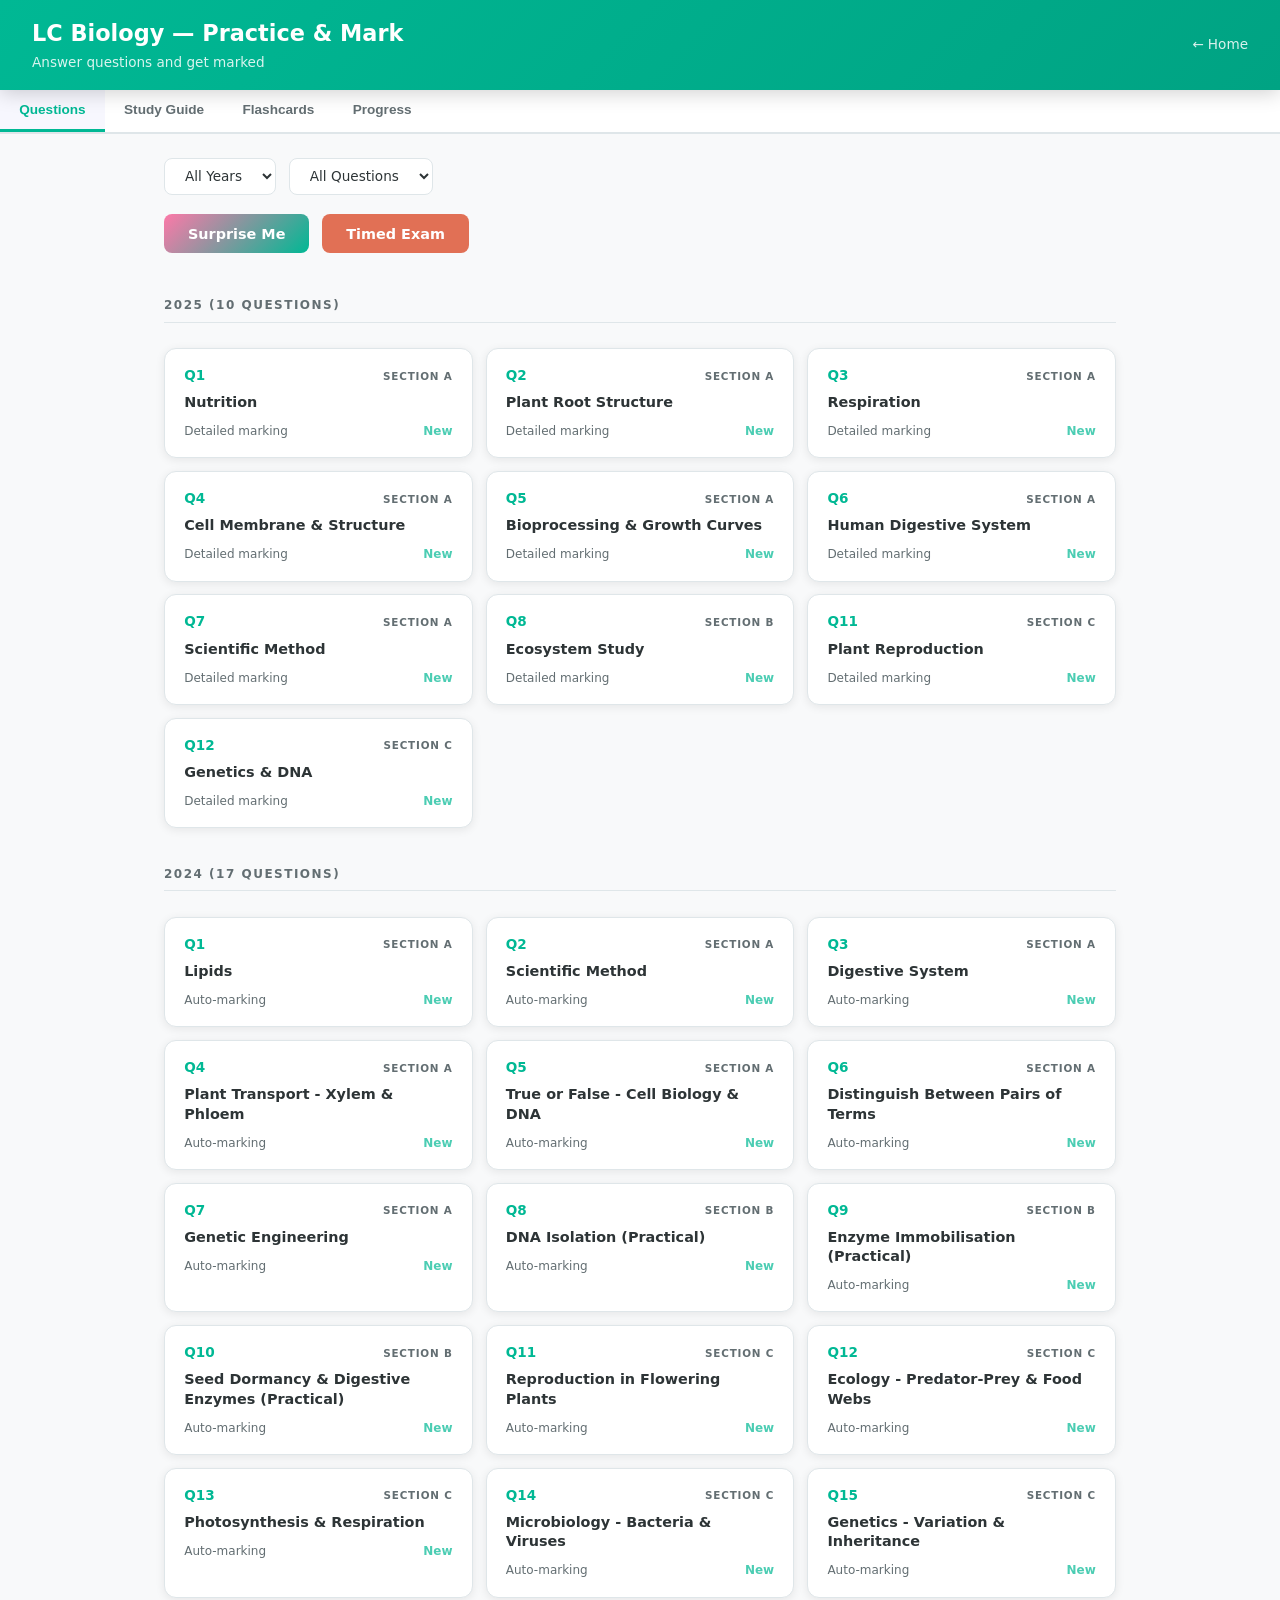
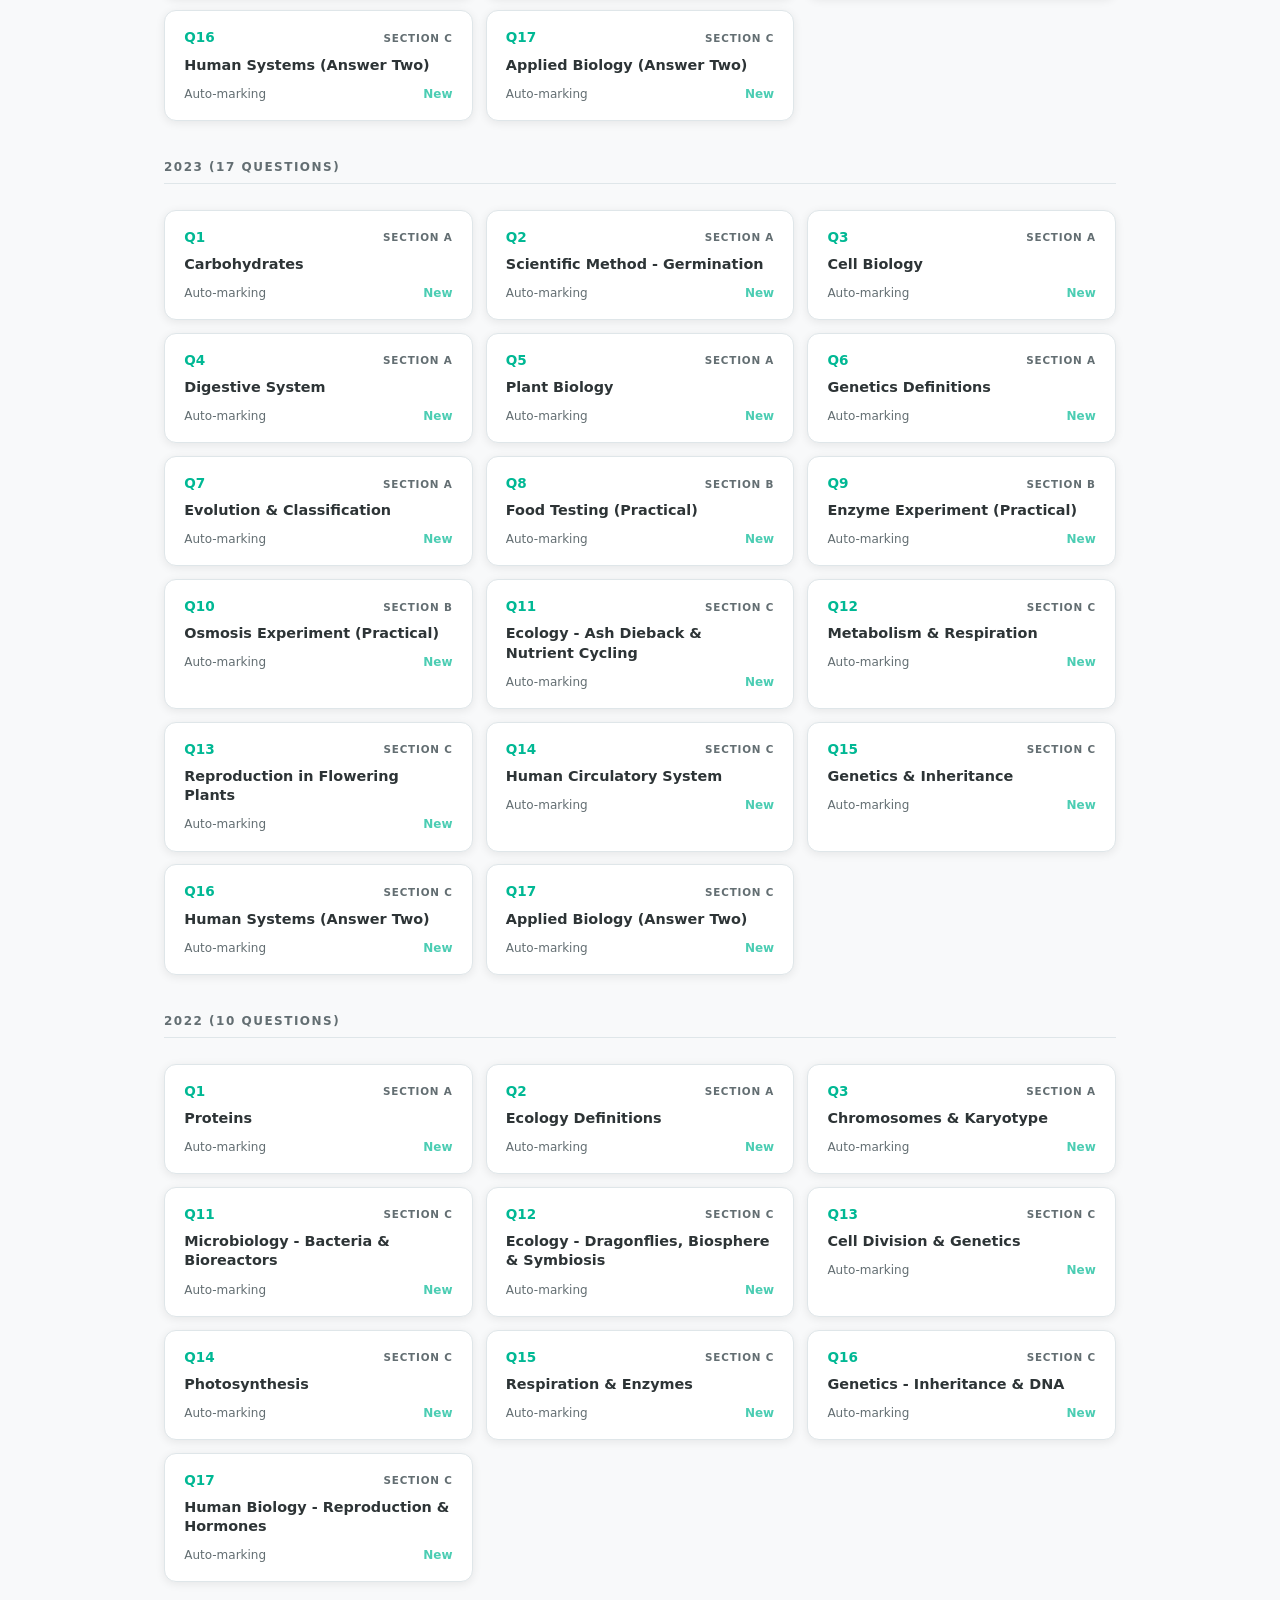
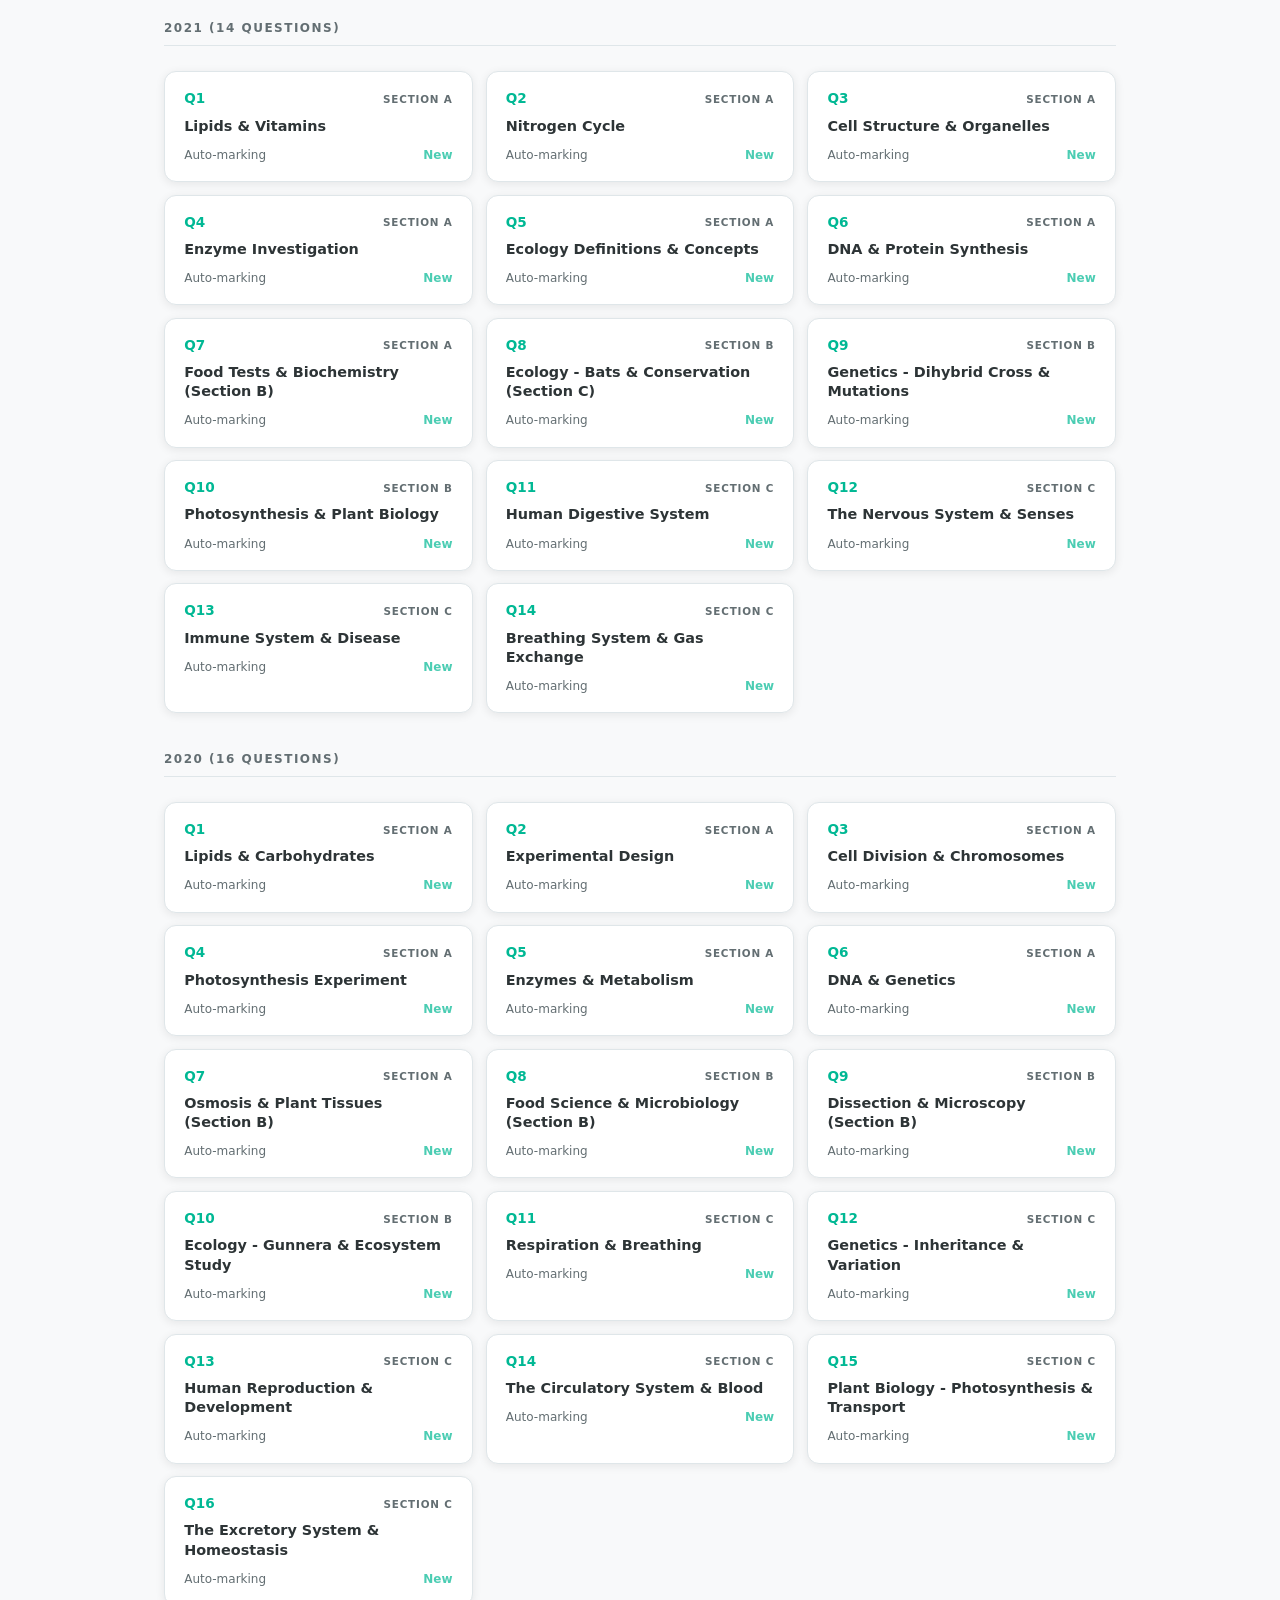
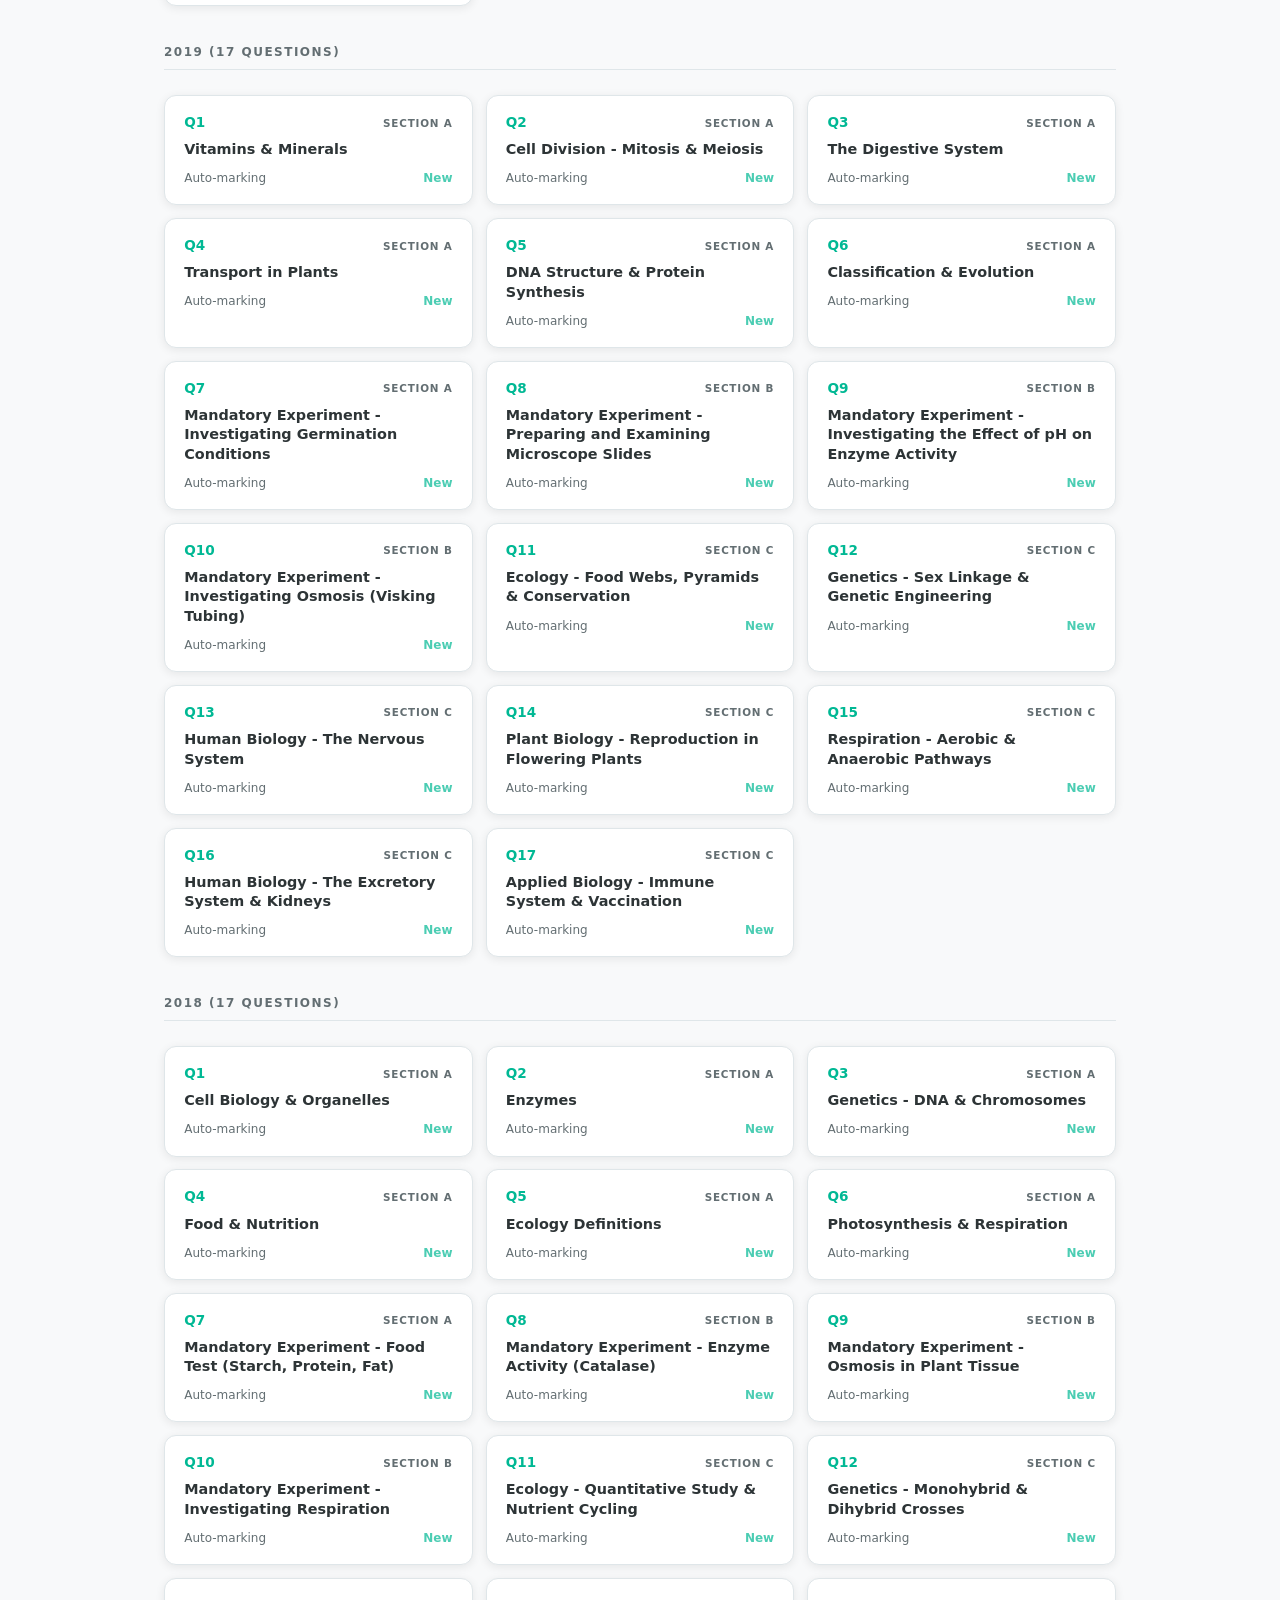
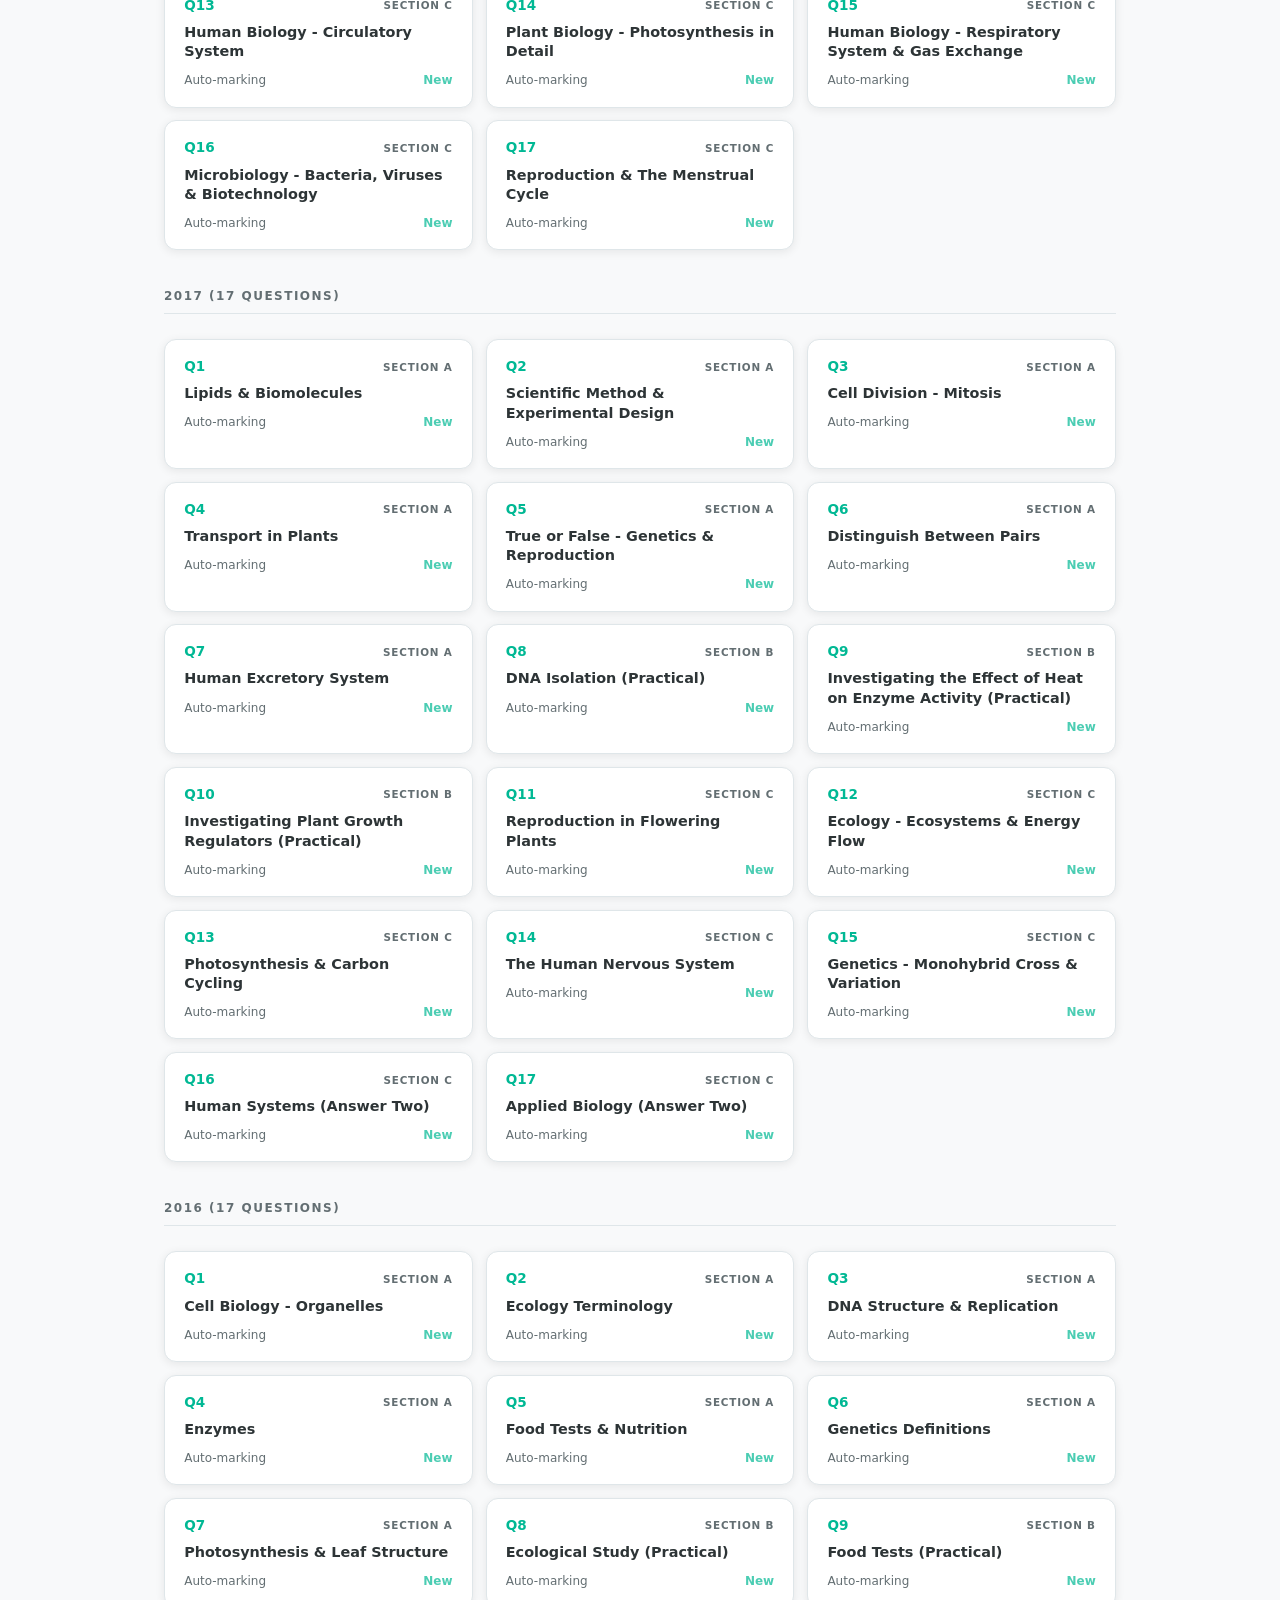
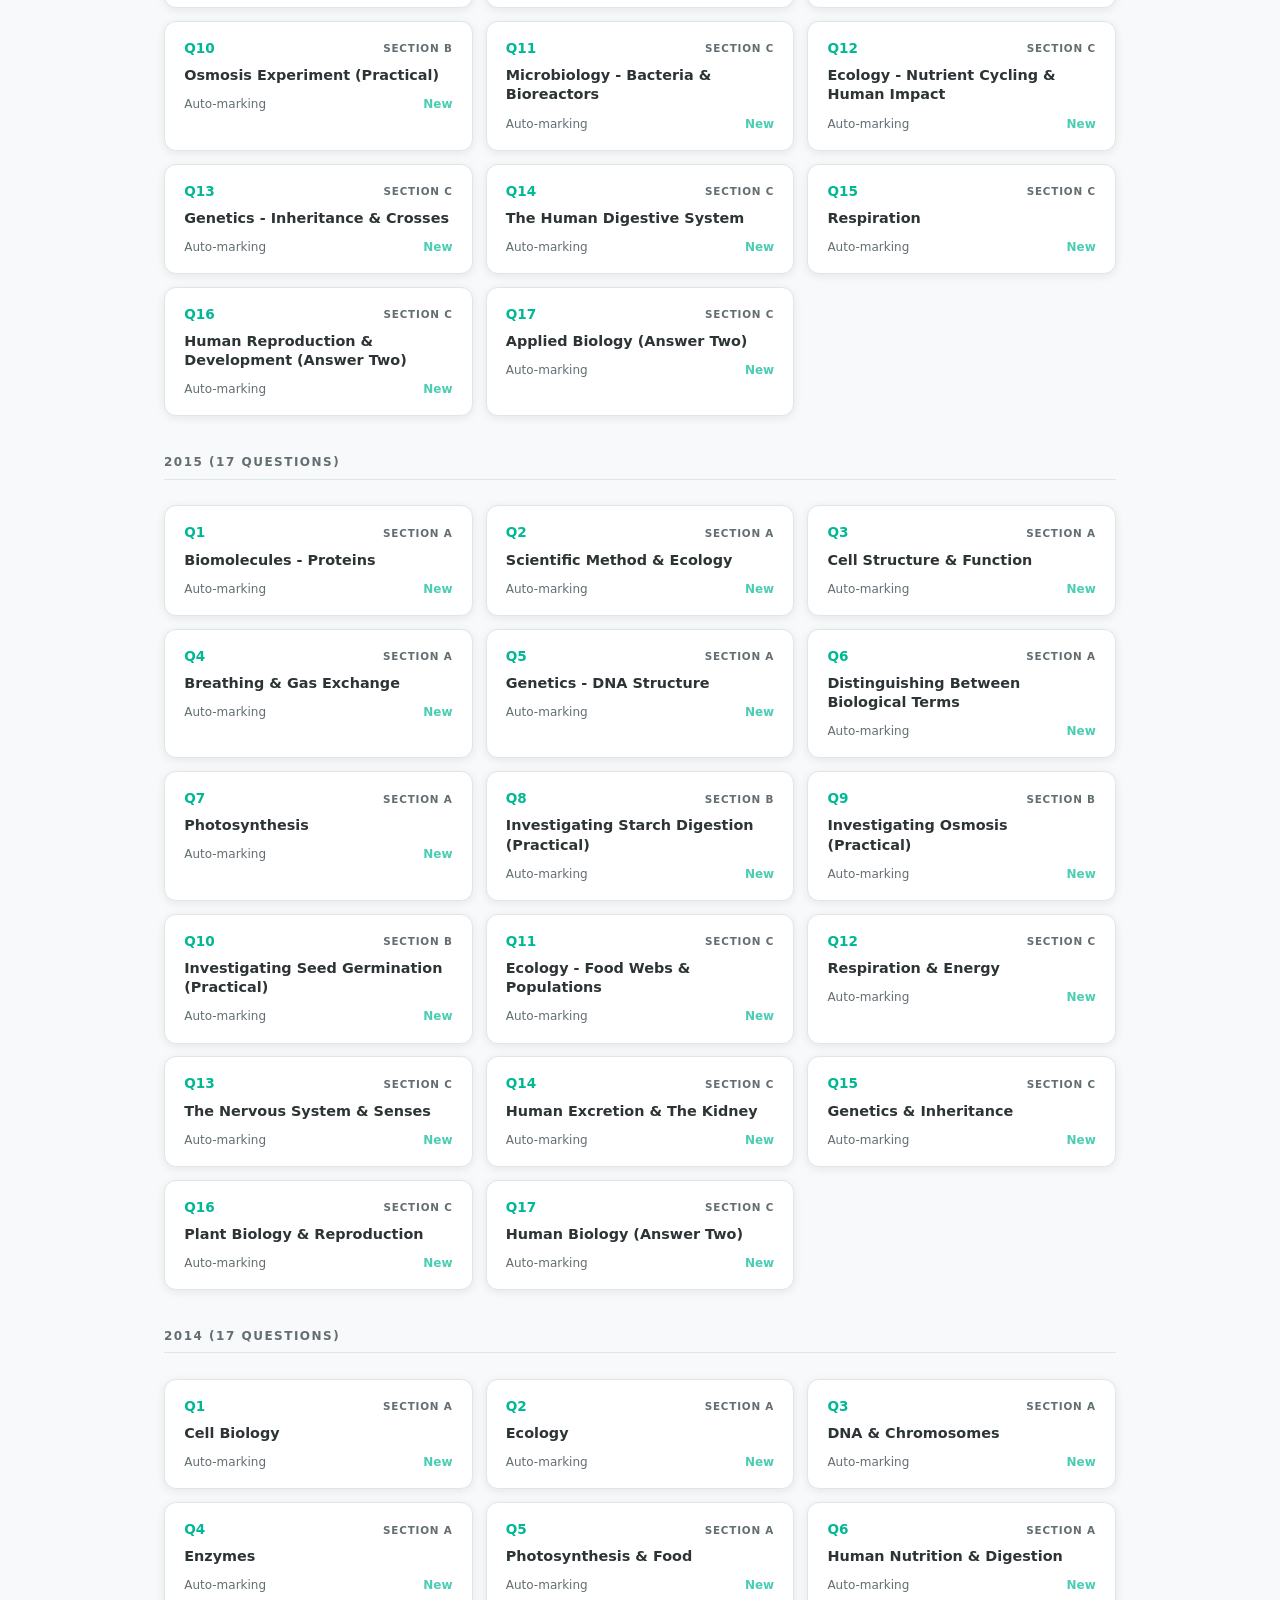
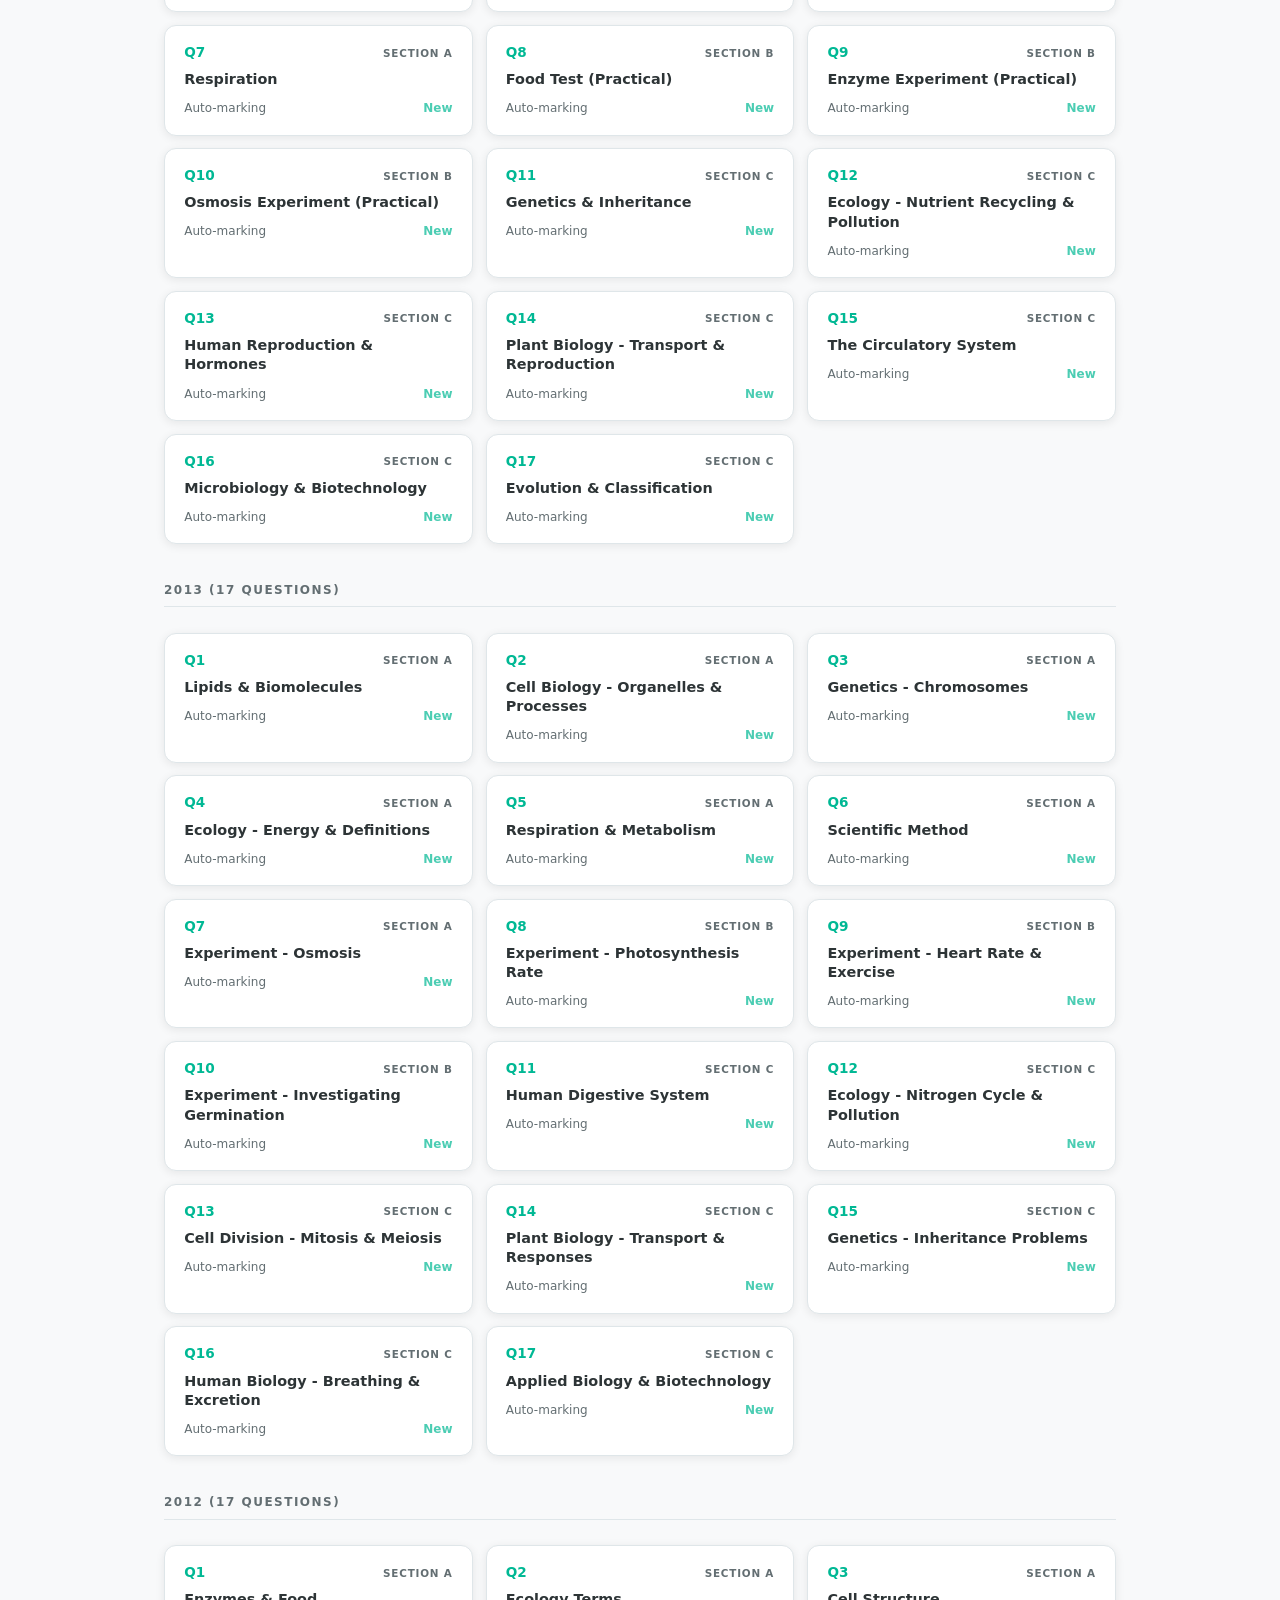
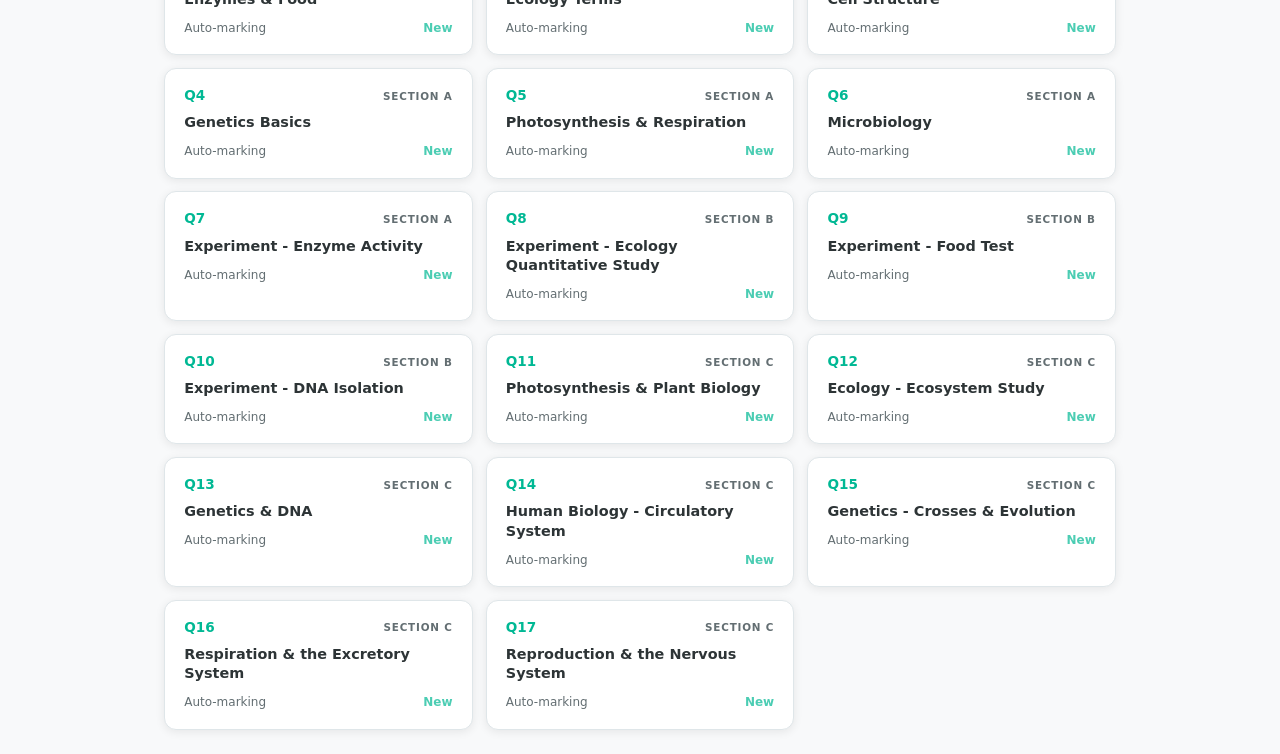
<file: biology-practice.html>
<!DOCTYPE html>
<html lang="en">
<head>
<meta charset="UTF-8">
<meta name="viewport" content="width=device-width, initial-scale=1.0">
<title>LC Biology — Practice & Mark</title>
<link rel="stylesheet" href="css/shared.css">
<style>
/* Practice-specific styles using shared theme variables */
.filters{display:flex;gap:0.8rem;margin-bottom:1.2rem;flex-wrap:wrap}
.filters select{background:var(--card);border:1px solid var(--border);color:var(--text);padding:0.55rem 1rem;border-radius:8px;font-size:0.85rem;font-family:inherit;cursor:pointer}
.filters select:focus{outline:none;border-color:var(--primary)}

.year-header{font-size:0.75rem;text-transform:uppercase;letter-spacing:1.5px;color:var(--text-light);font-weight:700;margin:1.5rem 0 0.8rem;padding-bottom:0.4rem;border-bottom:1px solid var(--border);grid-column:1/-1}
.q-grid{display:grid;grid-template-columns:repeat(auto-fill,minmax(240px,1fr));gap:0.8rem}
.q-card{background:var(--card);border:1px solid var(--border);border-radius:var(--radius);padding:1rem 1.2rem;cursor:pointer;transition:all 0.25s;box-shadow:var(--shadow)}
.q-card:hover{border-color:var(--primary);transform:translateY(-2px);box-shadow:0 4px 20px rgba(0,0,0,0.1)}
.q-card.done-good{border-left:3px solid var(--success)}
.q-card.done-ok{border-left:3px solid var(--warning)}
.q-card.done-low{border-left:3px solid var(--danger)}
.q-top{display:flex;justify-content:space-between;align-items:center;margin-bottom:0.4rem}
.q-num{font-weight:800;color:var(--primary);font-size:0.85rem}
.q-sec{font-size:0.65rem;color:var(--text-light);text-transform:uppercase;letter-spacing:0.8px;font-weight:600}
.q-title{font-weight:600;font-size:0.9rem;line-height:1.35;margin-bottom:0.6rem}
.q-bot{display:flex;justify-content:space-between;align-items:center;font-size:0.75rem}
.q-type{color:var(--text-light)}
.q-best{color:var(--success);font-weight:700}
.q-new{color:var(--primary);font-weight:600;opacity:0.7}
.q-attempts{color:var(--text-light);font-size:0.7rem;margin-left:0.5rem}

.prac-head{display:flex;align-items:center;gap:1rem;margin-bottom:1.5rem}
.prac-head .back{background:var(--card);border:1px solid var(--border);color:var(--text-light);padding:0.5rem 1rem;border-radius:8px;cursor:pointer;font-size:0.85rem;font-family:inherit}
.prac-head .back:hover{border-color:var(--primary);color:var(--text)}
.prac-head .title{font-weight:700;font-size:1.05rem;color:var(--primary)}

.ans-part{background:var(--card);border:1px solid var(--border);border-radius:var(--radius);padding:1.2rem 1.4rem;margin-bottom:0.8rem;box-shadow:var(--shadow)}
.ans-part-label{display:flex;justify-content:space-between;align-items:center;margin-bottom:0.6rem}
.ans-part-label .part-tag{font-weight:800;color:var(--primary);font-size:0.9rem}
.ans-part-label .part-wc{font-size:0.78rem;color:var(--text-light)}
.ans-part-q{font-size:0.88rem;color:var(--text-light);line-height:1.6;margin-bottom:0.7rem}
.ans-part textarea{width:100%;background:var(--bg);border:1px solid var(--border);color:var(--text);padding:0.8rem 1rem;border-radius:8px;font-size:0.92rem;font-family:inherit;line-height:1.7;resize:vertical;min-height:100px}
.ans-part textarea:focus{outline:none;border-color:var(--primary);box-shadow:0 0 0 3px rgba(0,184,148,0.15)}
.or-divider{display:flex;align-items:center;gap:0.8rem;margin:0.3rem 0;padding:0.4rem 0}
.or-divider .or-line{flex:1;height:1px;background:var(--border)}
.or-divider .or-text{font-size:0.75rem;font-weight:700;color:var(--warning);text-transform:uppercase;letter-spacing:1px}

.ans-actions{margin-top:1rem;display:flex;gap:0.8rem}
.btn-mark{flex:1;padding:0.85rem;background:linear-gradient(135deg,var(--primary),var(--primary-dark));color:#fff;border:none;border-radius:8px;font-weight:700;font-size:1rem;cursor:pointer;font-family:inherit}
.btn-mark:hover{opacity:0.9}
.btn-clear{padding:0.85rem 1.5rem;background:var(--card);border:1px solid var(--border);color:var(--text-light);border-radius:8px;cursor:pointer;font-weight:600;font-family:inherit}

.results{background:var(--card);border:1px solid var(--border);border-radius:var(--radius);padding:1.5rem;margin-top:1.5rem;box-shadow:var(--shadow)}
.score-block{text-align:center;padding:1.5rem 0;margin-bottom:1rem}
.score-pct{font-size:3.5rem;font-weight:900;line-height:1}
.score-marks{font-size:1rem;color:var(--text-light);margin-top:0.4rem}
.score-label{font-size:0.8rem;color:var(--text-light);text-transform:uppercase;letter-spacing:1px;font-weight:600;margin-top:0.4rem}
.score-good .score-pct{color:var(--success)}.score-ok .score-pct{color:var(--warning)}.score-low .score-pct{color:var(--danger)}

.result-warn{background:#fff3cd;border:1px solid var(--warning);color:#856404;padding:0.7rem 1rem;border-radius:8px;font-size:0.85rem;margin-bottom:1rem}
.pts-head{font-size:0.85rem;font-weight:700;color:var(--text-light);margin-bottom:0.8rem;text-transform:uppercase;letter-spacing:0.5px}
.pt-row{display:flex;gap:0.8rem;padding:0.75rem 0.9rem;border-radius:8px;margin-bottom:0.4rem;align-items:flex-start}
.pt-hit{background:#d4edda;border:1px solid rgba(0,184,148,0.3)}
.pt-miss{background:#ffeaea;border:1px solid rgba(225,112,85,0.3)}
.pt-icon{font-size:1rem;font-weight:700;min-width:22px;text-align:center}
.pt-hit .pt-icon{color:var(--success)}.pt-miss .pt-icon{color:var(--danger)}
.pt-desc{font-weight:600;font-size:0.88rem;display:flex;justify-content:space-between}
.pt-m{color:var(--text-light);font-weight:400;font-size:0.78rem;margin-left:0.5rem}
.pt-fb{font-size:0.82rem;color:var(--text-light);line-height:1.5}

.auto-note{background:rgba(108,92,231,0.06);border:1px solid rgba(108,92,231,0.2);padding:0.8rem 1rem;border-radius:8px;font-size:0.85rem;color:var(--text-light);margin:1rem 0}
.auto-note strong{color:var(--primary)}
.missed-terms{display:flex;flex-wrap:wrap;gap:0.4rem;margin-top:0.5rem}
.missed-term{background:var(--border);padding:2px 8px;border-radius:4px;font-size:0.78rem}

.model-section{margin-top:1.5rem}
.btn-reveal{width:100%;padding:0.8rem;background:var(--bg);border:1px solid var(--border);color:var(--text-light);border-radius:8px;cursor:pointer;font-weight:600;font-size:0.9rem;font-family:inherit}
.btn-reveal:hover{border-color:var(--primary)}
.model-box{background:var(--bg);border:1px solid var(--border);border-radius:8px;padding:1.2rem;margin-top:0.5rem}
.model-box h3{color:var(--primary);font-size:0.9rem;margin-bottom:0.8rem}
.model-box p,.model-box .a-part,.model-box .a-bullet{font-size:0.88rem;line-height:1.7;color:var(--text-light);margin-bottom:0.2rem}
.model-box .a-part{color:var(--primary);margin-top:0.6rem;font-weight:600}

.res-actions{display:flex;gap:0.8rem;margin-top:1.5rem}
.btn-retry,.btn-back{flex:1;padding:0.8rem;border-radius:8px;font-weight:700;cursor:pointer;border:none;font-size:0.9rem;font-family:inherit}
.btn-retry{background:var(--primary);color:#fff}.btn-retry:hover{opacity:0.9}
.btn-back{background:var(--bg);border:1px solid var(--border);color:var(--text-light)}

.stats-row{display:grid;grid-template-columns:repeat(4,1fr);gap:0.8rem;margin-bottom:1.5rem}
.stat-box{background:var(--card);border:1px solid var(--border);border-radius:var(--radius);padding:1rem;text-align:center;box-shadow:var(--shadow)}
.stat-val{font-size:1.6rem;font-weight:800;color:var(--primary);line-height:1}
.stat-lbl{font-size:0.65rem;color:var(--text-light);text-transform:uppercase;letter-spacing:0.8px;font-weight:600;margin-top:0.3rem}

.hist-row{display:flex;justify-content:space-between;align-items:center;padding:0.8rem 1rem;background:var(--card);border:1px solid var(--border);border-radius:8px;margin-bottom:0.4rem;cursor:pointer;box-shadow:var(--shadow)}
.hist-row:hover{border-color:var(--primary)}
.hist-q{font-weight:700;font-size:0.9rem}
.hist-topic{font-size:0.78rem;color:var(--text-light)}
.hist-date{font-size:0.72rem;color:var(--text-light)}
.hist-score{font-weight:800;font-size:1.1rem}
.empty{text-align:center;color:var(--text-light);padding:3rem 1rem;font-size:0.95rem}
.improve{display:inline-flex;align-items:center;gap:3px;font-size:0.72rem;font-weight:700;margin-left:0.5rem;padding:1px 6px;border-radius:4px}
.improve.up{color:var(--success);background:rgba(0,184,148,0.1)}
.improve.down{color:var(--danger);background:rgba(225,112,85,0.1)}

.view{display:none}.view.active{display:block}
@media(max-width:640px){.q-grid{grid-template-columns:1fr}.stats-row{grid-template-columns:repeat(2,1fr)}.filters{flex-direction:column}}
</style>
</head>
<body class="subject-biology">
<header class="app-header">
<div><h1>LC Biology — Practice & Mark</h1><p>Answer questions and get marked</p></div>
<a href="index.html" class="home-link">&#8592; Home</a>
</header>

<nav>
<button class="active" onclick="App.showView('browse')">Questions</button>
<button onclick="App.showView('study')">Study Guide</button>
<button onclick="App.showView('flashcards')">Flashcards</button>
<button onclick="App.showView('history')">Progress</button>
</nav>

<div id="view-browse" class="view active tab-content" style="display:block">
  <div class="filters">
    <select id="yearFilter" onchange="App.renderQuestions()">
      <option value="all">All Years</option>
      <option value="2025">2025</option><option value="2024">2024</option><option value="2023">2023</option><option value="2022">2022</option>
      <option value="2021">2021</option><option value="2020">2020</option><option value="2019">2019</option><option value="2018">2018</option>
      <option value="2017">2017</option><option value="2016">2016</option><option value="2015">2015</option><option value="2014">2014</option>
      <option value="2013">2013</option><option value="2012">2012</option>
    </select>
    <select id="sectionFilter" onchange="App.renderQuestions()">
      <option value="all">All Questions</option>
      <option value="A">Section A</option>
      <option value="B">Section B</option>
      <option value="C">Section C</option>
    </select>
  </div>
  <div class="action-bar">
    <button class="btn-surprise" onclick="PracticeFeatures.surpriseMe(App.walkthroughs, App.startPractice.bind(App))">Surprise Me</button>
    <button class="btn-timed" onclick="App.startTimedExam()">Timed Exam</button>
  </div>
  <div id="questionGrid" class="q-grid"></div>
</div>

<div id="view-practice" class="view tab-content">
  <div class="prac-head">
    <button class="back" onclick="App.backFromPractice()">&larr; Back</button>
    <span class="title" id="pracTitle"></span>
  </div>
  <div class="card" id="pracQuestion"></div>
  <div id="answerArea"></div>
  <div id="resultsSection" style="display:none"></div>
</div>

<div id="examTimer" class="exam-timer"><span class="timer-time">0:00</span><span class="timer-q"></span></div>

<div id="view-flashcards" class="view tab-content">
  <div class="fc-topic-filter" id="fcFilter"></div>
  <div class="flashcard-container" id="fcContainer">
    <div class="flashcard" onclick="if(window.fcEngine)fcEngine.flip()">
      <div class="flashcard-face flashcard-front"><h3>TOPIC</h3><p>Loading flashcards...</p></div>
      <div class="flashcard-face flashcard-back"><p>Loading...</p></div>
    </div>
  </div>
  <div class="fc-controls" id="fcControls">
    <button class="fc-prev" onclick="if(window.fcEngine)fcEngine.prev()">Prev</button>
    <span class="fc-counter" id="fcCounter">0 / 0</span>
    <button class="fc-next" onclick="if(window.fcEngine)fcEngine.next()">Next</button>
    <button class="fc-prev" onclick="if(window.fcEngine)fcEngine.shuffle()">Shuffle</button>
  </div>
</div>

<div id="view-study" class="view tab-content">
  <div id="studyGuideContent"></div>
</div>

<div id="view-history" class="view tab-content">
  <div id="dailyPractice"></div>
  <div class="stats-row">
    <div class="stat-box"><div class="stat-val" id="hTotal">0</div><div class="stat-lbl">Attempts</div></div>
    <div class="stat-box"><div class="stat-val" id="hAvg">-</div><div class="stat-lbl">Avg Score</div></div>
    <div class="stat-box"><div class="stat-val" id="hBest">-</div><div class="stat-lbl">Best Score</div></div>
    <div class="stat-box"><div class="stat-val" id="hQs">0</div><div class="stat-lbl">Questions</div></div>
  </div>
  <div id="weakTopics"></div>
  <div id="historyList"></div>
</div>

<script src="js/shared.js"></script>
<script src="js/biology_walkthroughs.js"></script>
<script src="js/marking-engine.js"></script>
<script src="js/biology_practice_data.js"></script>
<script src="js/biology_study.js"></script>
<script src="js/flashcards_biology.js"></script>
<script src="js/study-guide.js"></script>
<script src="js/practice-features.js"></script>
<script>

const App = {
  currentQ: null,
  currentParts: null,
  subject: 'biology',
  walkthroughs: typeof WALKTHROUGHS_BIOLOGY !== 'undefined' ? WALKTHROUGHS_BIOLOGY : {},
  marking: typeof BIO_MARKING !== 'undefined' ? BIO_MARKING : {},
  storageKey: 'lcs_bio_practice',

  init() {
    this.renderQuestions();
    this.renderHistory();
  },

  escH(s) { return String(s).replace(/&/g,'&amp;').replace(/</g,'&lt;').replace(/>/g,'&gt;'); },

  getAllYears() {
    return Object.keys(this.walkthroughs).sort().reverse();
  },

  getEntriesForYear(year) {
    if (!this.walkthroughs[year]) return [];
    return this.walkthroughs[year].filter(e => e.q && !e.q.startsWith('Key concepts') && !/^Section [A-C] question/i.test(e.q));
  },

  getSectionForNum(num) {
    if (num <= 7) return 'A';
    if (num <= 10) return 'B';
    return 'C';
  },

  renderQuestions() {
    const grid = document.getElementById('questionGrid');
    const yf = document.getElementById('yearFilter').value;
    const sf = document.getElementById('sectionFilter').value;
    const h = this.getHistory();
    let html = '';
    const years = yf === 'all' ? this.getAllYears() : [yf];

    for (const year of years) {
      const entries = this.getEntriesForYear(year);
      if (!entries || entries.length === 0) continue;

      const filtered = entries.filter(e => {
        const sec = this.getSectionForNum(e.num);
        return sf === 'all' || sf === sec;
      });

      if (filtered.length === 0) continue;
      html += '<div class="year-header">' + year + ' (' + filtered.length + ' questions)</div>';

      for (const entry of filtered) {
        const qKey = year + '_' + entry.num;
        const best = h.best[qKey];
        const hasMarking = this.marking[year] && this.marking[year][entry.num];
        const sec = this.getSectionForNum(entry.num);
        let cls = '', statusHtml = '<span class="q-new">New</span>';
        if (best) {
          cls = best.pct >= 70 ? 'done-good' : best.pct >= 40 ? 'done-ok' : 'done-low';
          statusHtml = '<span class="q-best">' + best.pct + '%</span><span class="q-attempts">(' + (best.attempts||1) + ' tries)</span>';
        }
        const topicName = this.escH(entry.label.replace(/^Q\d+[A-Za-z]*:\s*/, ''));

        html += '<div class="q-card ' + cls + '" onclick="App.startPractice(\'' + year + '\',' + entry.num + ')">' +
          '<div class="q-top"><span class="q-num">Q' + entry.num + '</span><span class="q-sec">Section ' + sec + '</span></div>' +
          '<div class="q-title">' + topicName + '</div>' +
          '<div class="q-bot"><span class="q-type">' + (hasMarking ? 'Detailed marking' : 'Auto-marking') + '</span>' + statusHtml + '</div></div>';
      }
    }
    if (!html) html = '<div class="empty">No questions match your filters.</div>';
    grid.innerHTML = html;
  },

  extractParts(text) {
    const lines = text.replace(/\\n/g, '\n').split('\n');
    const parts = [];
    let current = null, nextIsOr = false;
    for (const line of lines) {
      const t = line.trim();
      if (!t) continue;
      const partMatch = t.match(/^\(([a-z])\)/i) || t.match(/^\(([ivx]+)\)/i);
      if (partMatch) {
        if (current) parts.push(current);
        current = { label: '(' + partMatch[1] + ')', text: t, isOr: nextIsOr };
        nextIsOr = false;
      } else if (/^OR$/i.test(t)) { nextIsOr = true; }
      else if (/^Answer\s+\([a-z]\)\s+or\s+\([a-z]\)/i.test(t)) { nextIsOr = true; }
      else if (current && !current.isPreamble) { current.text += '\n' + t; }
      else { if (current) parts.push(current); current = { label: '', text: t, isOr: false, isPreamble: true }; }
    }
    if (current) parts.push(current);
    if (parts.filter(p => p.label).length < 2) return null;
    return parts;
  },

  renderAnswerArea(questionText) {
    const area = document.getElementById('answerArea');
    const parts = this.extractParts(questionText);
    if (!parts) {
      area.innerHTML = '<div class="ans-part"><div class="ans-part-label"><span class="part-tag">Your Answer</span><span class="part-wc" id="wc-single">0 words</span></div>' +
        '<textarea id="ans-single" placeholder="Type your answer here..." rows="10" oninput="App.updateWc(\'single\')"></textarea></div>' +
        '<div class="ans-actions"><button class="btn-mark" onclick="App.markAnswer()">Mark My Answer</button><button class="btn-clear" onclick="App.clearAnswer()">Clear</button></div>';
      this.currentParts = null; return;
    }
    let html = '';
    const answerParts = [];
    for (const part of parts) {
      if (part.isPreamble) continue;
      if (part.isOr) html += '<div class="or-divider"><div class="or-line"></div><span class="or-text">or — choose one</span><div class="or-line"></div></div>';
      const pid = part.label.replace(/[()]/g, '');
      answerParts.push(pid);
      html += '<div class="ans-part"><div class="ans-part-label"><span class="part-tag">Part ' + this.escH(part.label) + '</span><span class="part-wc" id="wc-' + pid + '">0 words</span></div>' +
        '<div class="ans-part-q">' + this.escH(part.text) + '</div>' +
        '<textarea id="ans-' + pid + '" placeholder="Answer part ' + this.escH(part.label) + ' here..." rows="6" oninput="App.updateWc(\'' + pid + '\')"></textarea></div>';
    }
    html += '<div class="ans-actions"><button class="btn-mark" onclick="App.markAnswer()">Mark My Answer</button><button class="btn-clear" onclick="App.clearAnswer()">Clear</button></div>';
    area.innerHTML = html;
    this.currentParts = answerParts;
  },

  updateWc(pid) {
    const ta = document.getElementById('ans-' + pid);
    const wc = ta && ta.value.trim() ? ta.value.trim().split(/\s+/).length : 0;
    const el = document.getElementById('wc-' + pid);
    if (el) el.textContent = wc + ' words';
  },

  getFullAnswer() {
    if (!this.currentParts) { const ta = document.getElementById('ans-single'); return ta ? ta.value : ''; }
    return this.currentParts.map(pid => { const ta = document.getElementById('ans-' + pid); return ta ? ta.value : ''; }).filter(v => v.trim()).join('\n\n');
  },

  startPractice(year, num) {
    const entries = this.getEntriesForYear(year);
    const entry = entries ? entries.find(e => e.num === num) : null;
    if (!entry) return;
    this.currentQ = { year, num, entry };
    document.getElementById('pracTitle').textContent = year + ' — ' + entry.label;
    document.getElementById('pracQuestion').innerHTML = this.fmtQuestion(entry.q);
    this.renderAnswerArea(entry.q);
    document.getElementById('resultsSection').style.display = 'none';
    this.showView('practice');
    const firstTa = document.querySelector('#answerArea textarea');
    if (firstTa) setTimeout(() => firstTa.focus(), 100);
  },

  markAnswer() {
    if (!this.currentQ) return;
    const answer = this.getFullAnswer();
    if (!answer.trim()) { const firstTa = document.querySelector('#answerArea textarea'); if (firstTa) firstTa.focus(); return; }
    const { year, num, entry } = this.currentQ;
    const markingData = this.marking[year] && this.marking[year][num];
    let result;
    if (markingData) { result = MarkingEngine.mark(answer, markingData); }
    else { result = MarkingEngine.autoMark(answer, entry.a, 10); }
    this.saveAttempt(year, num, entry, result);
    this.renderResults(result, entry, !!markingData);
    document.getElementById('resultsSection').style.display = 'block';
    document.getElementById('resultsSection').scrollIntoView({ behavior: 'smooth' });
  },

  clearAnswer() {
    document.querySelectorAll('#answerArea textarea').forEach(ta => { ta.value = ''; });
    document.querySelectorAll('[id^="wc-"]').forEach(el => { el.textContent = '0 words'; });
    document.getElementById('resultsSection').style.display = 'none';
    const firstTa = document.querySelector('#answerArea textarea');
    if (firstTa) firstTa.focus();
    window.scrollTo({ top: 0, behavior: 'smooth' });
  },

  renderResults(result, entry, isDetailed) {
    const sec = document.getElementById('resultsSection');
    const pctCls = result.pct >= 70 ? 'score-good' : result.pct >= 40 ? 'score-ok' : 'score-low';
    let html = '<div class="results"><div class="score-block ' + pctCls + '"><div class="score-pct">' + result.pct + '%</div>' +
      '<div class="score-marks">' + result.score + ' / ' + result.max + ' marks</div>' +
      '<div class="score-label">' + (result.pct >= 70 ? 'Great work!' : result.pct >= 40 ? 'Getting there!' : 'Review the marking points below') + '</div></div>';
    if (result.warning) html += '<div class="result-warn">' + result.warning + '</div>';
    if (result.points) {
      html += '<div class="pts-head">Marking Breakdown</div>';
      for (const pt of result.points) {
        const cls = pt.matched ? 'pt-hit' : 'pt-miss';
        const icon = pt.matched ? '&#10003;' : '&#10007;';
        html += '<div class="pt-row ' + cls + '"><span class="pt-icon">' + icon + '</span><div class="pt-detail">' +
          '<div class="pt-desc"><span>' + this.escH(pt.desc) + '</span><span class="pt-m">' + pt.marks + '/' + pt.maxMarks + '</span></div>' +
          '<div class="pt-fb">' + this.escH(pt.feedback) + '</div></div></div>';
      }
    }
    if (result.auto) {
      html += '<div class="auto-note"><strong>Auto-marked</strong> — compared against model answer. ' + result.feedback;
      if (result.missed && result.missed.length > 0) {
        html += '<div style="margin-top:0.4rem;font-size:0.8rem">Key terms you missed:</div><div class="missed-terms">' +
          result.missed.map(t => '<span class="missed-term">' + this.escH(t) + '</span>').join('') + '</div>';
      }
      html += '</div>';
    }
    html += '<div class="model-section"><button class="btn-reveal" onclick="this.nextElementSibling.style.display=\'block\';this.style.display=\'none\';PracticeFeatures.renderSideBySide(App.getFullAnswer(),\'' + entry.a.replace(/'/g, "\\'").replace(/\n/g, "\\n") + '\',\'sbsArea\')">Compare with Model Answer</button>' +
      '<div style="display:none"><div id="sbsArea"></div></div></div>';
    const timedActive = typeof PracticeFeatures !== 'undefined' && PracticeFeatures.timedMode.active;
    html += '<div class="res-actions"><button class="btn-retry" onclick="App.clearAnswer()">Try Again</button>' +
      (timedActive ? '<button class="btn-retry" onclick="PracticeFeatures.nextTimedQuestion()">Next Question &rarr;</button>' : '') +
      '<button class="btn-back" onclick="App.showView(\'browse\')">All Questions</button></div></div>';
    sec.innerHTML = html;
    if (timedActive) PracticeFeatures.recordTimedResult(result.pct);
  },

  getHistory() { return JSON.parse(localStorage.getItem(this.storageKey) || '{"attempts":[],"best":{}}'); },

  saveAttempt(year, num, entry, result) {
    const h = this.getHistory();
    const qKey = year + '_' + num;
    const topic = entry.label.replace(/^Q\d+[A-Za-z]*:\s*/, '');
    h.attempts.unshift({ key: qKey, year: year, num: num, topic: topic, score: result.score, max: result.max, pct: result.pct, date: new Date().toISOString() });
    if (h.attempts.length > 200) h.attempts = h.attempts.slice(0, 200);
    if (!h.best[qKey] || result.pct > h.best[qKey].pct) {
      h.best[qKey] = { pct: result.pct, score: result.score, max: result.max, attempts: (h.best[qKey] ? h.best[qKey].attempts : 0) + 1, topic: topic };
    } else { h.best[qKey].attempts = (h.best[qKey].attempts || 0) + 1; }
    localStorage.setItem(this.storageKey, JSON.stringify(h));
    if (typeof LCS !== 'undefined') LCS.recordStudyDay();
  },

  renderHistory() {
    const h = this.getHistory();
    const total = h.attempts.length;
    const qs = Object.keys(h.best).length;
    const avg = total > 0 ? Math.round(h.attempts.reduce((s,a) => s + a.pct, 0) / total) : 0;
    const best = total > 0 ? Math.max(...h.attempts.map(a => a.pct)) : 0;
    document.getElementById('hTotal').textContent = total;
    document.getElementById('hAvg').textContent = total > 0 ? avg + '%' : '-';
    document.getElementById('hBest').textContent = total > 0 ? best + '%' : '-';
    document.getElementById('hQs').textContent = qs;
    const list = document.getElementById('historyList');
    if (total === 0) { list.innerHTML = '<div class="empty">No attempts yet.<br>Pick a question and start practising!</div>'; return; }
    let html = '';
    const seen = {};
    for (const a of h.attempts.slice(0, 30)) {
      const date = new Date(a.date);
      const dateStr = date.toLocaleDateString('en-IE', { day: 'numeric', month: 'short' });
      const timeStr = date.toLocaleTimeString('en-IE', { hour: '2-digit', minute: '2-digit' });
      const pctCls = a.pct >= 70 ? 'score-good' : a.pct >= 40 ? 'score-ok' : 'score-low';
      let improveHtml = '';
      if (!seen[a.key]) {
        const prevAttempts = h.attempts.filter(x => x.key === a.key && x.date < a.date);
        if (prevAttempts.length > 0) { const diff = a.pct - prevAttempts[0].pct; if (diff > 0) improveHtml = '<span class="improve up">+' + diff + '%</span>'; else if (diff < 0) improveHtml = '<span class="improve down">' + diff + '%</span>'; }
      }
      seen[a.key] = a.pct;
      html += '<div class="hist-row" onclick="App.startPractice(\'' + a.year + '\',' + a.num + ')"><div><div class="hist-q">' + a.year + ' Q' + a.num + improveHtml + '</div>' +
        '<div class="hist-topic">' + this.escH(a.topic || '') + '</div></div><div><div class="hist-score ' + pctCls + '">' + a.pct + '%</div>' +
        '<div class="hist-date">' + dateStr + ' ' + timeStr + '</div></div></div>';
    }
    list.innerHTML = html;

    if (typeof PracticeFeatures !== 'undefined') {
      PracticeFeatures.renderDailyPractice('dailyPractice', h, this.walkthroughs, 'App.startPractice');
      PracticeFeatures.renderWeakTopics('weakTopics', h, this.walkthroughs, 'App.startPractice');
    }
  },

  initFlashcards() {
    if (window.fcEngine || typeof FLASHCARDS_BIOLOGY === 'undefined') return;
    window.fcEngine = new FlashcardEngine(FLASHCARDS_BIOLOGY, 'fcContainer', 'fcControls', 'fcCounter', 'fcFilter');
    // Build topic filter buttons
    const topics = [...new Set(FLASHCARDS_BIOLOGY.map(c => c.cat))];
    const filterEl = document.getElementById('fcFilter');
    let fhtml = '<button class="active" onclick="fcEngine.filter(\'all\')">All</button>';
    topics.forEach(t => { fhtml += '<button onclick="fcEngine.filter(\'' + t + '\')">' + t.replace(/-/g,' ') + '</button>'; });
    filterEl.innerHTML = fhtml;
  },

  startTimedExam() {
    if (typeof PracticeFeatures === 'undefined') return;
    PracticeFeatures.startTimedMode(
      this.walkthroughs, null, 6, 7,
      this.startPractice.bind(this),
      function(results) {
        App.showView('browse');
        PracticeFeatures.renderTimedResults('resultsSection', results);
        document.getElementById('resultsSection').style.display = 'block';
      }
    );
  },

  backFromPractice() {
    if (typeof PracticeFeatures !== 'undefined' && PracticeFeatures.timedMode.active) {
      PracticeFeatures.endTimedMode();
    }
    this.showView('browse');
  },

  showView(viewId) {
    document.querySelectorAll('.view').forEach(v => { v.classList.remove('active'); v.style.display = 'none'; });
    document.querySelectorAll('nav button').forEach(b => b.classList.remove('active'));
    const el = document.getElementById('view-' + viewId);
    if (el) { el.classList.add('active'); el.style.display = 'block'; }
    const btns = document.querySelectorAll('nav button');
    if (viewId === 'browse') { btns[0].classList.add('active'); this.renderQuestions(); }
    else if (viewId === 'flashcards') { btns[2].classList.add('active'); App.initFlashcards(); }
    else if (viewId === 'study') { btns[1].classList.add('active'); if (typeof StudyGuide !== 'undefined' && typeof STUDY_BIOLOGY !== 'undefined') StudyGuide.render(STUDY_BIOLOGY, 'studyGuideContent'); }
    else if (viewId === 'history') { btns[3].classList.add('active'); this.renderHistory(); }
    window.scrollTo({ top: 0, behavior: 'smooth' });
  },

  fmtQuestion(text) {
    const lines = text.replace(/\\n/g, '\n').split('\n');
    let html = '';
    for (const line of lines) { const t = line.trim(); if (!t) { html += '<br>'; continue; }
      if (/^\([a-z]\)/i.test(t) || /^\([ivx]+\)/i.test(t)) html += '<div class="q-part" style="color:var(--primary);margin:0.8rem 0 0.3rem"><strong>' + this.escH(t) + '</strong></div>';
      else html += '<p>' + this.escH(t) + '</p>';
    } return html;
  },

  fmtAnswer(text) {
    const lines = text.replace(/\\n/g, '\n').split('\n');
    let html = '';
    for (const line of lines) { const t = line.trim(); if (!t) { html += '<br>'; continue; }
      if (/^\([a-z]\)/i.test(t) || /^\([ivx]+\)/i.test(t)) html += '<div class="a-part">' + this.escH(t) + '</div>';
      else if (/^[-•]/.test(t)) html += '<div class="a-bullet" style="padding-left:1rem">' + this.escH(t) + '</div>';
      else html += '<p>' + this.escH(t) + '</p>';
    } return html;
  }
};

document.addEventListener('DOMContentLoaded', () => App.init());
</script>
</body>
</html>
</file>
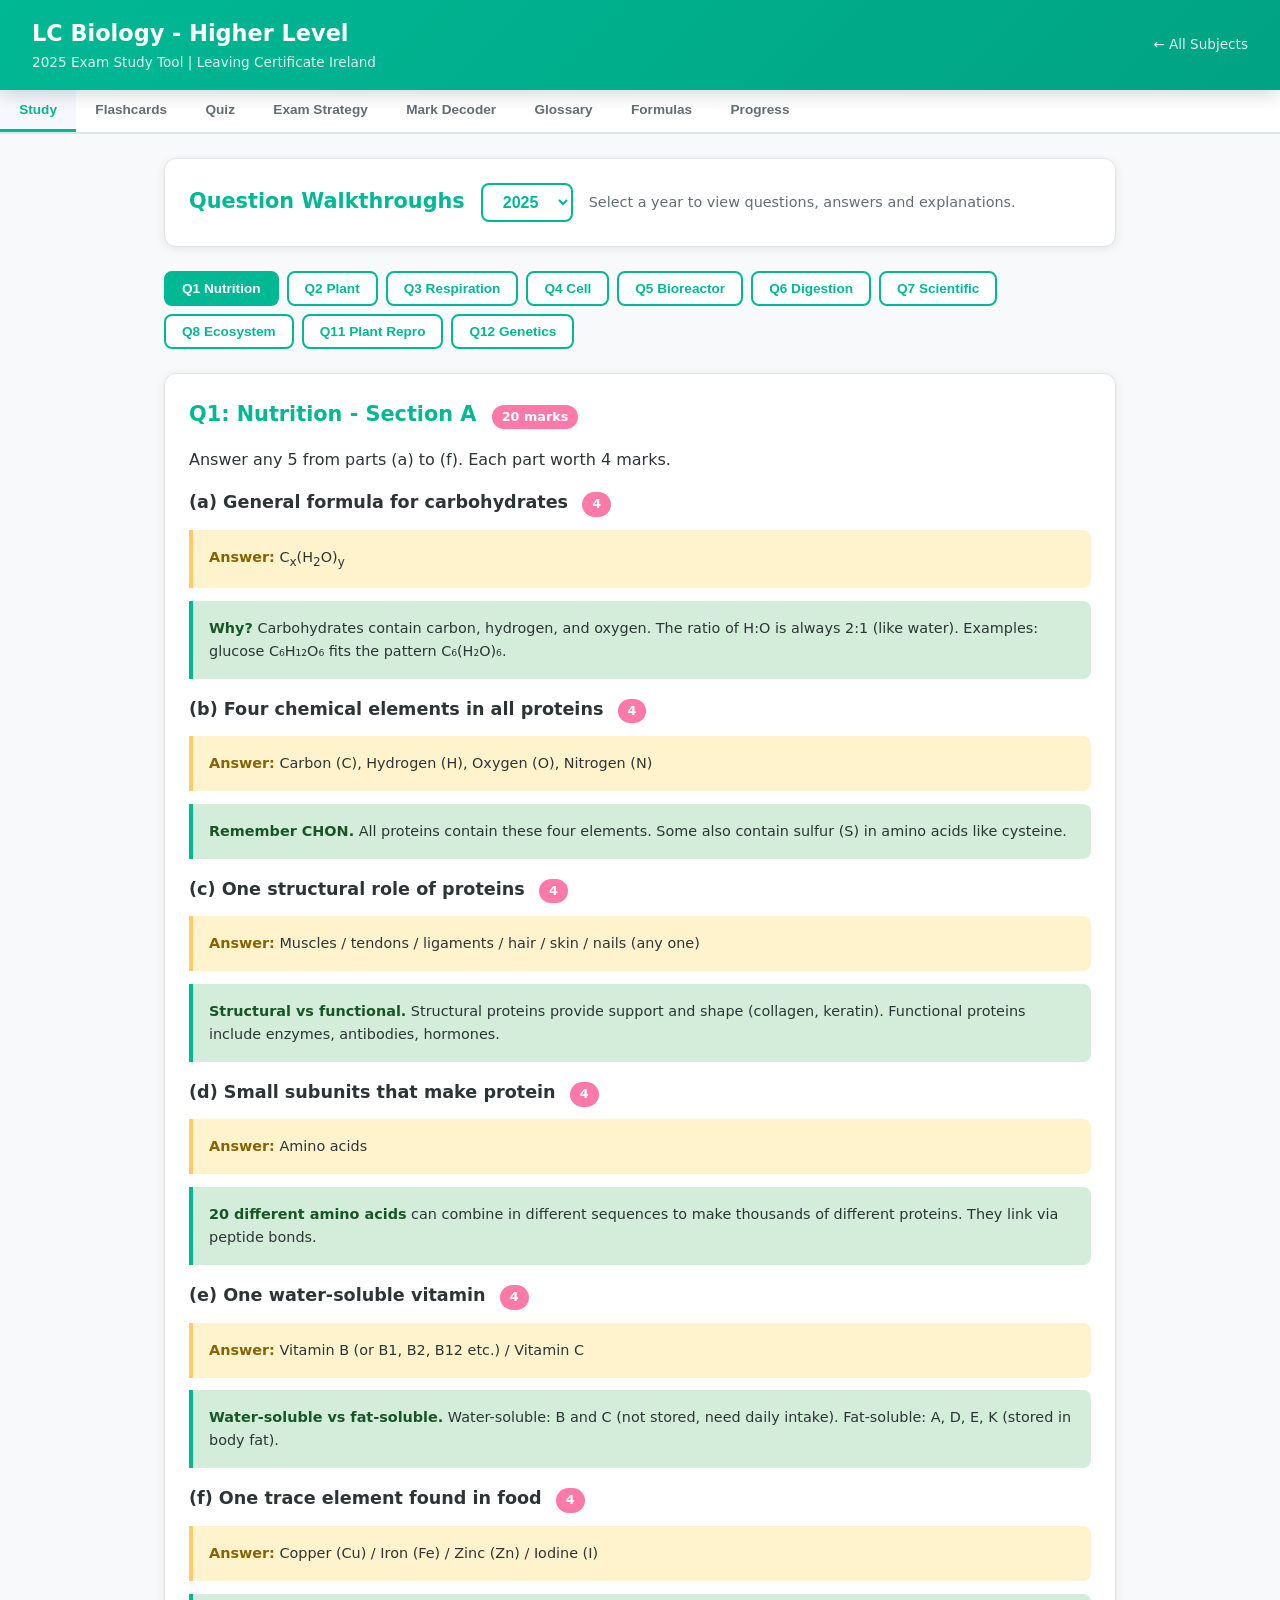
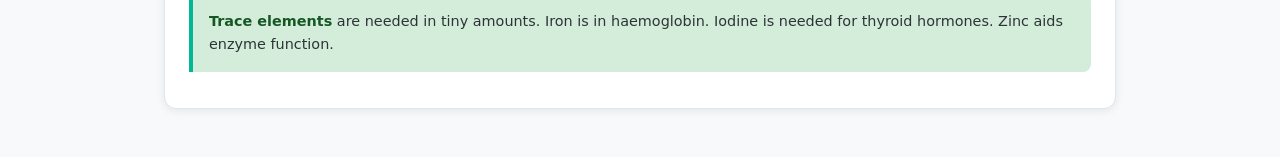
<file: biology.html>
<!DOCTYPE html>
<html lang="en">
<head>
<meta charset="UTF-8">
<meta name="viewport" content="width=device-width, initial-scale=1.0">
<title>LC Biology - Higher Level Study Tool</title>
<link rel="stylesheet" href="css/shared.css">
</head>
<body class="subject-biology">
<header class="app-header">
<div>
<h1>LC Biology - Higher Level</h1>
<p>2025 Exam Study Tool | Leaving Certificate Ireland</p>
</div>
<a href="index.html" class="home-link">&#8592; All Subjects</a>
</header>
<nav id="mainNav">
<button class="active" onclick="showTab('study','biology')">Study</button>
<button onclick="showTab('flashcards','biology')">Flashcards</button>
<button onclick="showTab('quiz','biology')">Quiz</button>
<button onclick="showTab('strategy','biology')">Exam Strategy</button>
<button onclick="showTab('marks','biology')">Mark Decoder</button>
<button onclick="showTab('glossary','biology')">Glossary</button>
<button onclick="showTab('formulas','biology')">Formulas</button>
<button onclick="showTab('progress','biology')">Progress</button>
</nav>

<!-- EXAM STRATEGY TAB -->
<div id="tab-strategy" class="tab-content">
<div class="card">
<h2>Exam Paper Structure</h2>
<p>The LC Biology Higher Level exam is <strong>3 hours</strong> (2:00-5:00pm, Tuesday 10 June 2025) for <strong>400 marks</strong>.</p>
<table>
<tr><th>Section</th><th>Answer</th><th>Marks</th><th>Time</th></tr>
<tr><td><strong>Section A</strong></td><td>Any 5 from 7 questions</td><td>100 marks (20 each)</td><td>~30 min</td></tr>
<tr><td><strong>Section B</strong></td><td>Any 2 from 3 questions</td><td>60 marks (30 each)</td><td>~30 min</td></tr>
<tr><td><strong>Section C</strong></td><td>Any 4 from 7 questions</td><td>240 marks (60 each)</td><td>~120 min</td></tr>
</table>
<p style="margin-top:1rem"><strong>Total: 400 marks from 11 questions attempted (5+2+4)</strong></p>
</div>

<div class="card">
<h2>Time Management</h2>
<p>Recommended timing: <strong>30 mins Section A | 30 mins Section B | 120 mins Section C</strong></p>
<div class="formula-box">
<div class="formula">Section A: 20 marks = 6 minutes | Section B: 30 marks = 15 minutes | Section C: 60 marks = 30 minutes</div>
</div>

<h3>Suggested Time Plan</h3>
<div class="time-block"><span class="time">2:00</span><span>Read full paper, choose questions (5 min)</span></div>
<div class="time-block"><span class="time">2:05</span><span>Section A - 5 short questions (25 min)</span></div>
<div class="time-block"><span class="time">2:30</span><span>Section B - First mandatory experiment (15 min)</span></div>
<div class="time-block"><span class="time">2:45</span><span>Section B - Second mandatory experiment (15 min)</span></div>
<div class="time-block"><span class="time">3:00</span><span>Section C - Question 1 (30 min)</span></div>
<div class="time-block"><span class="time">3:30</span><span>Section C - Question 2 (30 min)</span></div>
<div class="time-block"><span class="time">4:00</span><span>Section C - Question 3 (30 min)</span></div>
<div class="time-block"><span class="time">4:30</span><span>Section C - Question 4 (30 min)</span></div>
<div class="time-block"><span class="time">5:00</span><span>Finish</span></div>
</div>

<div class="card">
<h2>Top Exam Tips</h2>
<div class="explain"><strong>1. Section A surplus rule!</strong> If you give more answers than asked AND one is wrong, it cancels a correct answer. Only give the exact number requested.</div>
<div class="explain"><strong>2. Learn mandatory experiments.</strong> Section B is based on experiments you did in class. Very predictable - know procedures, results, controls.</div>
<div class="explain"><strong>3. Use scientific terminology.</strong> "Osmosis" not "water movement". "Mitochondrion" not "powerhouse". Specific terms earn marks.</div>
<div class="explain"><strong>4. Label ALL diagrams.</strong> Diagrams without labels earn reduced marks. Label at least 3 parts when asked.</div>
<div class="explain"><strong>5. Answer the question asked.</strong> "Name" = one word. "Describe" = detailed explanation. "Outline" = brief explanation.</div>
<div class="explain"><strong>6. Section C has options.</strong> Q16 and Q17 each have 4 parts (a,b,c,d) - answer any 2 from each. Pick your strongest topics.</div>
<div class="explain"><strong>7. Start each Section C question on a new page.</strong> Write the question number in the box at top of page.</div>
</div>

<div class="card">
<h2>Question Selection Strategy</h2>
<table>
<tr><th>Section</th><th>Q</th><th>Topic</th><th>Advice</th></tr>
<tr><td rowspan="7">A</td><td>1</td><td>Nutrition</td><td>Carbohydrates, proteins, vitamins, trace elements. Learn definitions.</td></tr>
<tr><td>2</td><td>Plant Structure</td><td>Root structure, tissues, diagrams. Practice drawing cross-sections.</td></tr>
<tr><td>3</td><td>Respiration</td><td>Aerobic vs anaerobic, ATP, organelles. Know the mitochondrion diagram.</td></tr>
<tr><td>4</td><td>Cell Structure</td><td>Cell membrane, prokaryotic vs eukaryotic, plant cell wall.</td></tr>
<tr><td>5</td><td>Bioprocessing</td><td>Bioreactor, growth curves, food processing techniques.</td></tr>
<tr><td>6</td><td>Digestion</td><td>Human digestive system, peristalsis, pH changes, enzymes.</td></tr>
<tr><td>7</td><td>Scientific Method</td><td>Hypothesis, controls, limitations, theory. Easy marks.</td></tr>
<tr><td rowspan="3">B</td><td>8</td><td>Ecosystem Study</td><td>Mandatory experiment - quantitative plant study, abiotic factors.</td></tr>
<tr><td>9</td><td>Osmosis</td><td>Mandatory experiment - Visking tubing or potato, describe setup.</td></tr>
<tr><td>10</td><td>Leaf Yeast Growth</td><td>Mandatory experiment - sterility, safety, pink colonies result.</td></tr>
<tr><td rowspan="7">C</td><td>11</td><td>Plant Reproduction</td><td>Geotropism, flower structure, embryo sac, double fertilisation, seed dispersal.</td></tr>
<tr><td>12</td><td>Genetics</td><td>Mutations, alleles, fruit fly crosses, DNA structure, DNA profiling.</td></tr>
<tr><td>13</td><td>Photosynthesis</td><td>Anabolic reactions, light stages, chloroplast, enzymes, immobilisation.</td></tr>
<tr><td>14</td><td>Nervous System</td><td>CNS vs PNS, eye, ear, neurons, neurotransmitters, disorders.</td></tr>
<tr><td>15</td><td>Ecology</td><td>Predator-prey, nitrogen cycle, pollution, food chains.</td></tr>
<tr><td>16</td><td>4 Options</td><td>(a) Rhizopus (b) Breathing (c) Mitosis/Meiosis (d) Lymphatic - pick any 2</td></tr>
<tr><td>17</td><td>4 Options</td><td>(a) Circulation (b) Skeleton (c) Homeostasis (d) Reproduction - pick any 2</td></tr>
</table>
</div>
</div>

<!-- MARK SCHEME DECODER TAB -->
<div id="tab-marks" class="tab-content">
<div class="card">
<h2>Mark Scheme Decoder</h2>
<p>Understanding how Biology examiners award marks helps you maximise your score.</p>
</div>

<div class="card">
<h3>General Marking Principles</h3>
<table>
<tr><th>Principle</th><th>Detail</th></tr>
<tr><td><strong>Key words</strong></td><td>Examiners look for specific scientific terms. Synonyms are usually accepted, but exact terms are safer.</td></tr>
<tr><td><strong>Separate points</strong></td><td>Each mark is typically awarded for a separate point. Write one point per line or clearly separate them.</td></tr>
<tr><td><strong>No penalty for extras</strong></td><td>If you give more points than asked for, the examiner marks the best ones. But contradictions can lose marks.</td></tr>
<tr><td><strong>Diagrams</strong></td><td>Diagrams must be labelled to earn marks. A diagram alone without labels scores poorly.</td></tr>
<tr><td><strong>Definitions</strong></td><td>Must be precise. "Osmosis = water moving" is too vague. Include direction (high to low water concentration) and membrane.</td></tr>
<tr><td><strong>Experiments</strong></td><td>Must include method, controls, and expected results. Just naming the experiment isn't enough.</td></tr>
</table>
</div>

<div class="card">
<h3>Marking Scale Notation</h3>
<p>Biology marking schemes use a specific shorthand:</p>
<table>
<tr><th>Notation</th><th>Meaning</th><th>Example</th></tr>
<tr><td><strong>3(4)</strong></td><td>3 points, each worth 4 marks</td><td>Name three organelles = 12 marks</td></tr>
<tr><td><strong>2(4) + 4(3)</strong></td><td>First 2 correct = 4 marks each, next 4 = 3 marks each</td><td>Rewards first correct answers more</td></tr>
<tr><td><strong>(9)</strong></td><td>Total of 9 marks for the section</td><td>Subdivided across parts</td></tr>
<tr><td><strong>any 5</strong></td><td>Choose 5 from the options</td><td>Only first 5 answers are marked</td></tr>
</table>
</div>

<div class="card">
<h3>Section A - Short Questions (20 marks each)</h3>
<div class="mark-info"><strong>Format:</strong> 5 parts, answer all. Usually 4 marks per part.</div>
<div class="mark-info"><strong>Typical structure:</strong> Define, name, state, give an example, draw and label.</div>
<div class="mark-info"><strong>Common errors:</strong> Vague definitions, missing labels on diagrams, giving functions when asked for locations.</div>
<div class="explain"><strong>Tip:</strong> These should take ~6 minutes each. Don't overthink — short, precise answers. One correct scientific term per mark.</div>
</div>

<div class="card">
<h3>Section B - Short Answer (30 marks each)</h3>
<div class="mark-info"><strong>Format:</strong> Usually involves a practical/experiment scenario.</div>
<div class="mark-info"><strong>Key elements for full marks:</strong> State the method clearly, identify variables (independent, dependent, controlled), give expected results, draw conclusions.</div>
<div class="mark-info"><strong>Diagrams:</strong> Must be large, clear, and labelled. Each correct label = marks.</div>
<div class="explain"><strong>Tip:</strong> Always mention a control in experiment questions. "A control was set up using [same conditions minus the variable being tested]."</div>
</div>

<div class="card">
<h3>Section C - Long Questions (60 marks each)</h3>
<div class="mark-info"><strong>Format:</strong> 3 parts (a), (b), (c), usually 18-24 marks each.</div>
<div class="mark-info"><strong>Parts often follow a pattern:</strong> (a) Definitions/basic knowledge, (b) Process description/experiment, (c) Application/higher-order thinking.</div>
<div class="mark-info"><strong>Marking:</strong> Each sub-part has allocated marks. Examiners use the "first correct answers" principle — if you give 6 answers and only 4 are needed, the first 4 encountered are marked.</div>
<div class="explain"><strong>Tip:</strong> Answer in bullet points or numbered lists. Makes it easy for the examiner to award marks. Write more points than required — extras won't lose marks (unless contradictory).</div>
</div>

<div class="card">
<h3>Golden Rules for Maximum Marks</h3>
<div class="explain"><strong>1. Use scientific terminology.</strong> "Selectively permeable membrane" not "skin of the cell".</div>
<div class="explain"><strong>2. Label everything.</strong> Diagrams without labels lose most of their marks.</div>
<div class="explain"><strong>3. Separate your points.</strong> One idea per line. Don't bury answers in paragraphs.</div>
<div class="explain"><strong>4. State the obvious.</strong> If asked "What is the role of chlorophyll?", say "Chlorophyll absorbs light energy for photosynthesis." Don't assume the examiner knows what you mean.</div>
<div class="explain"><strong>5. Answer what's asked.</strong> "Name" = one word. "Explain" = definition + detail. "Describe" = step by step. "Discuss" = for and against.</div>
<div class="explain"><strong>6. Include controls in experiments.</strong> Always mention what you kept the same and what you changed.</div>
<div class="explain"><strong>7. Give units.</strong> Temperature in °C, concentration in M or %, time in minutes. Missing units can cost marks.</div>
<div class="explain"><strong>8. Don't leave blanks.</strong> Write something for every part. Even a partially correct answer earns marks.</div>
</div>
</div>

<!-- GLOSSARY TAB -->
<div id="tab-glossary" class="tab-content">
<div class="card">
<h2>Biology Glossary</h2>
<p>Search for any term. All definitions written in plain language with exam-ready precision.</p>
<input type="text" class="glossary-search" id="glossarySearch" placeholder="Search terms..." oninput="filterGlossary()">
</div>
<div id="glossaryList">
<dl>
<div class="glossary-item"><dt>Active Transport</dt><dd>Movement of molecules across a membrane from low to high concentration, requiring energy (ATP). Against the concentration gradient.</dd></div>
<div class="glossary-item"><dt>Aerobic Respiration</dt><dd>Breakdown of glucose using oxygen to release energy (ATP). Occurs in the mitochondria. C₆H₁₂O₆ + 6O₂ → 6CO₂ + 6H₂O + 38 ATP.</dd></div>
<div class="glossary-item"><dt>Allele</dt><dd>An alternative form of a gene. Each gene has two alleles (one from each parent). Can be dominant or recessive.</dd></div>
<div class="glossary-item"><dt>Anaerobic Respiration</dt><dd>Breakdown of glucose without oxygen. In animals: glucose → lactic acid + 2 ATP. In yeast: glucose → ethanol + CO₂ + 2 ATP.</dd></div>
<div class="glossary-item"><dt>Antibiotic</dt><dd>A chemical substance that kills or inhibits the growth of bacteria. Does NOT work on viruses. E.g., penicillin.</dd></div>
<div class="glossary-item"><dt>Antibody</dt><dd>A protein produced by white blood cells (lymphocytes) in response to an antigen. Specific to each antigen.</dd></div>
<div class="glossary-item"><dt>Antigen</dt><dd>A foreign substance (usually a protein on the surface of a pathogen) that triggers an immune response.</dd></div>
<div class="glossary-item"><dt>ATP</dt><dd>Adenosine triphosphate. The energy currency of the cell. Produced during respiration and used for cell activities.</dd></div>
<div class="glossary-item"><dt>Autotroph</dt><dd>An organism that makes its own food from inorganic substances (e.g., plants using photosynthesis).</dd></div>
<div class="glossary-item"><dt>Biodiversity</dt><dd>The variety of different species of organisms in an ecosystem. Higher biodiversity = more stable ecosystem.</dd></div>
<div class="glossary-item"><dt>Biome</dt><dd>A large ecological area with characteristic climate, plants, and animals. E.g., tropical rainforest, tundra, desert.</dd></div>
<div class="glossary-item"><dt>Bioreactor</dt><dd>A vessel in which microorganisms are grown under controlled conditions to produce useful products (e.g., enzymes, antibiotics, ethanol).</dd></div>
<div class="glossary-item"><dt>Carnivore</dt><dd>An organism that feeds on other animals. A secondary or tertiary consumer in a food chain.</dd></div>
<div class="glossary-item"><dt>Catalyst</dt><dd>A substance that speeds up a chemical reaction without being used up. Enzymes are biological catalysts.</dd></div>
<div class="glossary-item"><dt>Cell Membrane</dt><dd>The selectively permeable barrier surrounding all cells. Controls what enters and leaves the cell. Made of a phospholipid bilayer.</dd></div>
<div class="glossary-item"><dt>Cell Wall</dt><dd>A rigid outer layer found in plant cells (made of cellulose), fungi (chitin), and bacteria (peptidoglycan). Provides structural support.</dd></div>
<div class="glossary-item"><dt>Chlorophyll</dt><dd>The green pigment in chloroplasts that absorbs light energy for photosynthesis. Absorbs red and blue light, reflects green.</dd></div>
<div class="glossary-item"><dt>Chloroplast</dt><dd>The organelle where photosynthesis occurs in plant cells. Contains chlorophyll on thylakoid membranes.</dd></div>
<div class="glossary-item"><dt>Chromosome</dt><dd>A structure made of DNA and protein found in the nucleus. Humans have 46 chromosomes (23 pairs). Carries genes.</dd></div>
<div class="glossary-item"><dt>Cohesion-Tension Theory</dt><dd>Explains water transport in plants. Water evaporates from leaves (transpiration), creating tension that pulls water up through xylem vessels in a continuous column.</dd></div>
<div class="glossary-item"><dt>Community</dt><dd>All the populations of different species living and interacting in a particular area.</dd></div>
<div class="glossary-item"><dt>Competition</dt><dd>Interaction where organisms compete for the same limited resources (food, space, mates, light). Can be intraspecific or interspecific.</dd></div>
<div class="glossary-item"><dt>Crossing Over</dt><dd>Exchange of genetic material between homologous chromosomes during meiosis I. Increases genetic variation.</dd></div>
<div class="glossary-item"><dt>Decomposer</dt><dd>An organism that breaks down dead organic matter, recycling nutrients back into the ecosystem. E.g., bacteria, fungi.</dd></div>
<div class="glossary-item"><dt>Denaturation</dt><dd>Loss of the 3D shape of a protein (especially an enzyme) due to heat or extreme pH. The active site changes shape.</dd></div>
<div class="glossary-item"><dt>Denitrification</dt><dd>Conversion of nitrates (NO₃⁻) back to atmospheric nitrogen (N₂) by denitrifying bacteria in waterlogged/anaerobic soil.</dd></div>
<div class="glossary-item"><dt>Diffusion</dt><dd>Net movement of molecules from a region of high concentration to low concentration. Passive — no energy required.</dd></div>
<div class="glossary-item"><dt>Diploid</dt><dd>A cell with two complete sets of chromosomes (2n). In humans, 2n = 46. Body cells are diploid.</dd></div>
<div class="glossary-item"><dt>DNA</dt><dd>Deoxyribonucleic acid. Double helix molecule carrying genetic instructions. Made of nucleotides (sugar, phosphate, base).</dd></div>
<div class="glossary-item"><dt>Dominant</dt><dd>An allele that is expressed in the phenotype when present in one or two copies. Represented by a capital letter.</dd></div>
<div class="glossary-item"><dt>Ecology</dt><dd>The study of the relationships between living organisms and their environment.</dd></div>
<div class="glossary-item"><dt>Ecosystem</dt><dd>A community of living organisms interacting with each other and their physical (abiotic) environment.</dd></div>
<div class="glossary-item"><dt>Endocrine System</dt><dd>The system of glands that produce hormones. Hormones travel in the blood and regulate body functions.</dd></div>
<div class="glossary-item"><dt>Enzyme</dt><dd>A biological catalyst (protein) that speeds up reactions by lowering activation energy. Specific to its substrate (lock and key model).</dd></div>
<div class="glossary-item"><dt>Eukaryotic</dt><dd>A cell with a true nucleus and membrane-bound organelles. Includes animal, plant, and fungal cells.</dd></div>
<div class="glossary-item"><dt>Evolution</dt><dd>Change in the inherited characteristics of a population over successive generations through natural selection.</dd></div>
<div class="glossary-item"><dt>Fermentation</dt><dd>Anaerobic respiration in yeast. Glucose → Ethanol + CO₂ + 2 ATP. Used in brewing and baking.</dd></div>
<div class="glossary-item"><dt>Food Chain</dt><dd>A linear sequence showing energy transfer from one organism to the next. E.g., Grass → Rabbit → Fox.</dd></div>
<div class="glossary-item"><dt>Food Web</dt><dd>A network of interconnected food chains showing the complex feeding relationships in an ecosystem.</dd></div>
<div class="glossary-item"><dt>Gamete</dt><dd>A sex cell (sperm or egg). Haploid — contains half the chromosome number. Produced by meiosis.</dd></div>
<div class="glossary-item"><dt>Gene</dt><dd>A section of DNA that codes for a specific protein. Located on chromosomes.</dd></div>
<div class="glossary-item"><dt>Genetic Engineering</dt><dd>The deliberate modification of an organism's DNA by inserting genes from another organism. Used to produce insulin, GMOs.</dd></div>
<div class="glossary-item"><dt>Genotype</dt><dd>The genetic makeup of an organism (the alleles it carries). E.g., Bb (heterozygous).</dd></div>
<div class="glossary-item"><dt>Glycolysis</dt><dd>First stage of respiration. Occurs in the cytoplasm. Glucose (6C) is broken into 2 molecules of pyruvate (3C). Produces 2 ATP.</dd></div>
<div class="glossary-item"><dt>Habitat</dt><dd>The place where an organism lives. Provides food, shelter, and conditions for survival.</dd></div>
<div class="glossary-item"><dt>Haploid</dt><dd>A cell with one set of chromosomes (n). In humans, n = 23. Gametes (sex cells) are haploid.</dd></div>
<div class="glossary-item"><dt>Herbivore</dt><dd>An organism that feeds on plants. A primary consumer in a food chain.</dd></div>
<div class="glossary-item"><dt>Heterotroph</dt><dd>An organism that cannot make its own food. Must consume other organisms for energy. Includes all animals.</dd></div>
<div class="glossary-item"><dt>Heterozygous</dt><dd>Having two different alleles for a gene. E.g., Bb. The dominant allele is expressed.</dd></div>
<div class="glossary-item"><dt>Homeostasis</dt><dd>The maintenance of a constant internal environment in the body. E.g., temperature, blood sugar, water balance.</dd></div>
<div class="glossary-item"><dt>Homozygous</dt><dd>Having two identical alleles for a gene. E.g., BB (homozygous dominant) or bb (homozygous recessive).</dd></div>
<div class="glossary-item"><dt>Hormone</dt><dd>A chemical messenger produced by endocrine glands, carried in the blood, that affects target organs.</dd></div>
<div class="glossary-item"><dt>Hypothesis</dt><dd>A testable prediction or proposed explanation for an observation. Must be capable of being proven true or false.</dd></div>
<div class="glossary-item"><dt>Immobilised Enzyme</dt><dd>An enzyme that is attached to an inert material (e.g., alginate beads). Can be reused, works at higher temperatures.</dd></div>
<div class="glossary-item"><dt>Krebs Cycle</dt><dd>Second stage of aerobic respiration. Occurs in the matrix of mitochondria. Pyruvate is broken down, releasing CO₂ and producing ATP, NADH, FADH₂.</dd></div>
<div class="glossary-item"><dt>Meiosis</dt><dd>Cell division producing 4 genetically different haploid cells. Two divisions. Used to produce gametes. Introduces variation.</dd></div>
<div class="glossary-item"><dt>Metabolism</dt><dd>All the chemical reactions occurring in a living organism. Includes anabolism (building up) and catabolism (breaking down).</dd></div>
<div class="glossary-item"><dt>Mitochondria</dt><dd>The organelle where aerobic respiration occurs. The "powerhouse of the cell." Has a double membrane with inner folds (cristae).</dd></div>
<div class="glossary-item"><dt>Mitosis</dt><dd>Cell division producing 2 genetically identical diploid cells. Used for growth and repair. Stages: PMAT (Prophase, Metaphase, Anaphase, Telophase).</dd></div>
<div class="glossary-item"><dt>Mutation</dt><dd>A change in the base sequence of DNA. Can be spontaneous or caused by mutagens (radiation, chemicals). May be harmful, beneficial, or neutral.</dd></div>
<div class="glossary-item"><dt>Natural Selection</dt><dd>The process where organisms with favourable traits are more likely to survive, reproduce, and pass on their genes. "Survival of the fittest."</dd></div>
<div class="glossary-item"><dt>Niche</dt><dd>The functional role of an organism in its ecosystem — what it eats, where it lives, when it's active, how it interacts with others.</dd></div>
<div class="glossary-item"><dt>Nitrification</dt><dd>Conversion of ammonium (NH₄⁺) to nitrites and then nitrates (NO₃⁻) by nitrifying bacteria in soil. Requires oxygen.</dd></div>
<div class="glossary-item"><dt>Nitrogen Fixation</dt><dd>Conversion of atmospheric nitrogen (N₂) to ammonium (NH₄⁺) by nitrogen-fixing bacteria (e.g., Rhizobium in root nodules of legumes).</dd></div>
<div class="glossary-item"><dt>Nucleus</dt><dd>The organelle containing DNA. Controls cell activities. Surrounded by a nuclear membrane with pores.</dd></div>
<div class="glossary-item"><dt>Osmosis</dt><dd>Movement of water from a region of higher water concentration to lower water concentration across a selectively permeable membrane.</dd></div>
<div class="glossary-item"><dt>Pathogen</dt><dd>A microorganism that causes disease. Includes bacteria, viruses, fungi, and parasites.</dd></div>
<div class="glossary-item"><dt>Phenotype</dt><dd>The observable characteristics of an organism, determined by genotype and environment. E.g., brown eyes.</dd></div>
<div class="glossary-item"><dt>Photosynthesis</dt><dd>Process by which plants convert light energy to chemical energy. 6CO₂ + 6H₂O → C₆H₁₂O₆ + 6O₂. Occurs in chloroplasts.</dd></div>
<div class="glossary-item"><dt>Plasmolysis</dt><dd>Shrinkage of cell contents away from the cell wall when a plant cell is placed in a hypertonic solution. Water leaves by osmosis.</dd></div>
<div class="glossary-item"><dt>Population</dt><dd>All the organisms of the same species living in a particular area at a particular time.</dd></div>
<div class="glossary-item"><dt>Producer</dt><dd>An organism that makes its own food (autotroph). The first trophic level in a food chain. E.g., plants, algae.</dd></div>
<div class="glossary-item"><dt>Prokaryotic</dt><dd>A cell without a true nucleus or membrane-bound organelles. Includes bacteria. DNA is a single circular chromosome.</dd></div>
<div class="glossary-item"><dt>Protein</dt><dd>A macromolecule made of amino acids joined by peptide bonds. Functions: enzymes, antibodies, structural (collagen), transport (haemoglobin).</dd></div>
<div class="glossary-item"><dt>Recessive</dt><dd>An allele that is only expressed in the phenotype when homozygous (two copies). Represented by a lowercase letter.</dd></div>
<div class="glossary-item"><dt>Ribosome</dt><dd>The organelle where protein synthesis (translation) occurs. Found free in cytoplasm or attached to rough ER.</dd></div>
<div class="glossary-item"><dt>Selectively Permeable</dt><dd>A membrane that allows some molecules to pass through but not others. The cell membrane is selectively permeable.</dd></div>
<div class="glossary-item"><dt>Stomata</dt><dd>Tiny pores on the underside of leaves. Controlled by guard cells. Allow gas exchange (CO₂ in, O₂ out) and transpiration (water vapour out).</dd></div>
<div class="glossary-item"><dt>Transpiration</dt><dd>Loss of water vapour from the leaves of a plant through the stomata. Driven by evaporation.</dd></div>
<div class="glossary-item"><dt>Trophic Level</dt><dd>The position an organism occupies in a food chain. T1 = producer, T2 = primary consumer, T3 = secondary consumer, etc.</dd></div>
<div class="glossary-item"><dt>Turgid</dt><dd>A plant cell that is swollen with water. The vacuole is full and pushes the cell membrane against the cell wall. Keeps plants upright.</dd></div>
<div class="glossary-item"><dt>Vaccination</dt><dd>Introduction of a weakened or dead pathogen to stimulate the immune system to produce antibodies, providing future immunity.</dd></div>
<div class="glossary-item"><dt>Xylem</dt><dd>Plant tissue that transports water and minerals upward from roots to leaves. Made of dead, hollow cells with lignin walls.</dd></div>
</dl>
</div>
</div>

<!-- FORMULAS TAB -->
<div id="tab-formulas" class="tab-content">
<div class="card">
<h2>Key Equations & Formulas - LC Biology</h2>
<p>Essential equations, chemical reactions, and formulas you need to know.</p>
</div>

<div class="card">
<h3>Photosynthesis</h3>
<div class="formula-box"><strong>Overall Equation</strong><div class="formula">6CO₂ + 6H₂O → C₆H₁₂O₆ + 6O₂</div><p>Carbon dioxide + Water → Glucose + Oxygen (requires light energy and chlorophyll)</p></div>
<div class="formula-box"><strong>Light Stage</strong><div class="formula">Water → H⁺ + e⁻ + O₂ (photolysis)<br>ADP + P → ATP (photophosphorylation)<br>NADP + H⁺ → NADPH (reduction)</div><p>Occurs on thylakoid membranes. Light splits water, producing ATP and NADPH.</p></div>
<div class="formula-box"><strong>Dark Stage (Calvin Cycle)</strong><div class="formula">CO₂ + RuBP → 2 × GP → G3P → Glucose<br>Uses ATP and NADPH from the light stage</div><p>Occurs in the stroma. CO₂ is fixed into organic molecules.</p></div>
</div>

<div class="card">
<h3>Respiration</h3>
<div class="formula-box"><strong>Aerobic Respiration</strong><div class="formula">C₆H₁₂O₆ + 6O₂ → 6CO₂ + 6H₂O + 38 ATP</div><p>Glucose + Oxygen → Carbon dioxide + Water + Energy</p></div>
<div class="formula-box"><strong>Glycolysis</strong><div class="formula">Glucose (6C) → 2 Pyruvate (3C) + 2 ATP + 2 NADH</div><p>Occurs in cytoplasm. Does not require oxygen.</p></div>
<div class="formula-box"><strong>Anaerobic (Animals)</strong><div class="formula">Glucose → Lactic Acid + 2 ATP</div><p>Occurs when oxygen is insufficient (e.g., sprinting).</p></div>
<div class="formula-box"><strong>Anaerobic (Yeast/Fermentation)</strong><div class="formula">Glucose → Ethanol + CO₂ + 2 ATP</div><p>Used in brewing (ethanol) and baking (CO₂ makes bread rise).</p></div>
</div>

<div class="card">
<h3>Genetics</h3>
<div class="formula-box"><strong>Monohybrid Cross</strong><div class="formula">Parent 1 (Bb) × Parent 2 (Bb)<br>Offspring: BB : Bb : Bb : bb = 3:1 ratio</div><p>Phenotype ratio 3 dominant : 1 recessive. Genotype ratio 1:2:1.</p></div>
<div class="formula-box"><strong>DNA Replication</strong><div class="formula">DNA → (helicase unwinds) → 2 single strands → (DNA polymerase adds complementary bases) → 2 identical DNA molecules</div><p>Semi-conservative: each new molecule has one old strand and one new strand.</p></div>
<div class="formula-box"><strong>Protein Synthesis</strong><div class="formula">DNA → (transcription) → mRNA → (translation at ribosome) → Protein<br>Codon (3 bases on mRNA) codes for 1 amino acid</div></div>
</div>

<div class="card">
<h3>Ecology Calculations</h3>
<div class="formula-box"><strong>Percentage Frequency</strong><div class="formula">% Frequency = (Number of quadrats containing species / Total quadrats) × 100</div></div>
<div class="formula-box"><strong>Percentage Cover</strong><div class="formula">% Cover = Estimated area covered by species in quadrat / Total area of quadrat × 100</div></div>
<div class="formula-box"><strong>Population Estimation (Capture-Recapture)</strong><div class="formula">N = (n₁ × n₂) / n₃</div><p>N = estimated population, n₁ = first capture, n₂ = second capture, n₃ = recaptured marked individuals</p></div>
<div class="formula-box"><strong>Energy Transfer</strong><div class="formula">Only ~10% of energy is transferred between trophic levels<br>The rest is lost as heat (respiration), waste, and uneaten parts</div></div>
</div>

<div class="card">
<h3>Enzymes & Digestion</h3>
<div class="formula-box"><strong>Enzyme Action</strong><div class="formula">Substrate + Enzyme → Enzyme-Substrate Complex → Products + Enzyme</div><p>Enzyme is unchanged and can be reused.</p></div>
<div class="formula-box"><strong>Key Digestive Enzymes</strong><div class="formula">Amylase: Starch → Maltose (mouth, small intestine)<br>Protease/Pepsin: Protein → Amino acids (stomach, small intestine)<br>Lipase: Fats → Fatty acids + Glycerol (small intestine)</div></div>
<div class="formula-box"><strong>Optimum Conditions</strong><div class="formula">Most enzymes: ~37°C, pH 7 (neutral)<br>Pepsin (stomach): pH 2 (acidic)<br>Above optimum → denaturation</div></div>
</div>

<div class="card">
<h3>Food Tests</h3>
<div class="formula-box"><strong>Starch Test</strong><div class="formula">Add iodine solution → Blue-black = starch present</div></div>
<div class="formula-box"><strong>Reducing Sugar (Benedict's)</strong><div class="formula">Add Benedict's reagent + heat → Blue → Green → Orange → Red = sugar present</div></div>
<div class="formula-box"><strong>Protein (Biuret)</strong><div class="formula">Add NaOH + CuSO₄ → Purple/violet = protein present</div></div>
<div class="formula-box"><strong>Fat (Emulsion Test)</strong><div class="formula">Shake with ethanol, pour into water → White emulsion = fat present</div></div>
<div class="formula-box"><strong>Vitamin C (DCPIP)</strong><div class="formula">Add DCPIP (blue dye) to juice → Decolourises = vitamin C present</div></div>
</div>
</div>

<!-- STUDY TAB -->
<div id="tab-study" class="tab-content active">
<div class="card" style="display:flex;align-items:center;gap:1rem;flex-wrap:wrap;">
<h2 style="margin:0">Question Walkthroughs</h2>
<select id="studyYearSelect" onchange="switchStudyYear(this.value,'biology')" style="padding:0.5rem 1rem;border:2px solid var(--primary);border-radius:8px;font-size:1rem;font-weight:600;color:var(--primary);background:#fff;cursor:pointer;">
<option value="2025" selected>2025</option>
<option value="2024">2024</option>
<option value="2023">2023</option>
<option value="2022">2022</option>
<option value="2021">2021</option>
<option value="2020">2020</option>
<option value="2019">2019</option>
<option value="2018">2018</option>
<option value="2017">2017</option>
<option value="2016">2016</option>
<option value="2015">2015</option>
<option value="2014">2014</option>
<option value="2013">2013</option>
<option value="2012">2012</option>
</select>
<p style="margin:0;color:var(--text-light);font-size:0.9rem;">Select a year to view questions, answers and explanations.</p>
</div>
<div id="pastYearContent" style="display:none"></div>
<div id="walkthrough-2025">
<div class="question-nav" id="studyNav">
<button class="active" onclick="showQuestion('q1','biology')">Q1 Nutrition</button>
<button onclick="showQuestion('q2','biology')">Q2 Plant</button>
<button onclick="showQuestion('q3','biology')">Q3 Respiration</button>
<button onclick="showQuestion('q4','biology')">Q4 Cell</button>
<button onclick="showQuestion('q5','biology')">Q5 Bioreactor</button>
<button onclick="showQuestion('q6','biology')">Q6 Digestion</button>
<button onclick="showQuestion('q7','biology')">Q7 Scientific</button>
<button onclick="showQuestion('q8','biology')">Q8 Ecosystem</button>
<button onclick="showQuestion('q11','biology')">Q11 Plant Repro</button>
<button onclick="showQuestion('q12','biology')">Q12 Genetics</button>
</div>

<!-- Q1 NUTRITION -->
<div class="q-section active" id="q-q1">
<div class="card">
<h2>Q1: Nutrition - Section A <span class="marks-badge">20 marks</span></h2>
<p>Answer any 5 from parts (a) to (f). Each part worth 4 marks.</p>

<h3>(a) General formula for carbohydrates <span class="marks-badge">4</span></h3>
<div class="working"><strong>Answer:</strong> C<sub>x</sub>(H<sub>2</sub>O)<sub>y</sub></div>
<div class="explain"><strong>Why?</strong> Carbohydrates contain carbon, hydrogen, and oxygen. The ratio of H:O is always 2:1 (like water). Examples: glucose C₆H₁₂O₆ fits the pattern C₆(H₂O)₆.</div>

<h3>(b) Four chemical elements in all proteins <span class="marks-badge">4</span></h3>
<div class="working"><strong>Answer:</strong> Carbon (C), Hydrogen (H), Oxygen (O), Nitrogen (N)</div>
<div class="explain"><strong>Remember CHON.</strong> All proteins contain these four elements. Some also contain sulfur (S) in amino acids like cysteine.</div>

<h3>(c) One structural role of proteins <span class="marks-badge">4</span></h3>
<div class="working"><strong>Answer:</strong> Muscles / tendons / ligaments / hair / skin / nails (any one)</div>
<div class="explain"><strong>Structural vs functional.</strong> Structural proteins provide support and shape (collagen, keratin). Functional proteins include enzymes, antibodies, hormones.</div>

<h3>(d) Small subunits that make protein <span class="marks-badge">4</span></h3>
<div class="working"><strong>Answer:</strong> Amino acids</div>
<div class="explain"><strong>20 different amino acids</strong> can combine in different sequences to make thousands of different proteins. They link via peptide bonds.</div>

<h3>(e) One water-soluble vitamin <span class="marks-badge">4</span></h3>
<div class="working"><strong>Answer:</strong> Vitamin B (or B1, B2, B12 etc.) / Vitamin C</div>
<div class="explain"><strong>Water-soluble vs fat-soluble.</strong> Water-soluble: B and C (not stored, need daily intake). Fat-soluble: A, D, E, K (stored in body fat).</div>

<h3>(f) One trace element found in food <span class="marks-badge">4</span></h3>
<div class="working"><strong>Answer:</strong> Copper (Cu) / Iron (Fe) / Zinc (Zn) / Iodine (I)</div>
<div class="explain"><strong>Trace elements</strong> are needed in tiny amounts. Iron is in haemoglobin. Iodine is needed for thyroid hormones. Zinc aids enzyme function.</div>
</div>
</div>

<!-- Q2 PLANT STRUCTURE -->
<div class="q-section" id="q-q2">
<div class="card">
<h2>Q2: Plant Root Structure - Section A <span class="marks-badge">20 marks</span></h2>
<p>Diagram shows a longitudinal section through a plant root with structures X, Y, Z labelled.</p>

<h3>(a) Structure X and its function <span class="marks-badge">6</span></h3>
<div class="working"><strong>Name:</strong> Root hair [3]<br><strong>Function:</strong> Absorption of water or minerals [3]</div>
<div class="explain"><strong>Root hairs</strong> are extensions of epidermal cells. They increase surface area for absorption from soil. Short-lived (few weeks).</div>

<h3>(b) Tissue type Y and its function <span class="marks-badge">6</span></h3>
<div class="working"><strong>Name:</strong> Vascular tissue [3]<br><strong>Function:</strong> Transport of water / minerals / food [3]</div>
<div class="explain"><strong>Vascular tissue</strong> includes xylem (water & minerals up) and phloem (sugars up/down). Forms the central core in roots.</div>

<h3>(c) Tissue Z where rapid mitosis occurs <span class="marks-badge">3</span></h3>
<div class="working"><strong>Answer:</strong> Meristematic (tissue)</div>
<div class="explain"><strong>Meristem</strong> = region of rapid cell division. Found at root tips and shoot tips. Cells are small, thin-walled, actively dividing.</div>

<h3>(d) Draw transverse section at dashed line <span class="marks-badge">5</span></h3>
<div class="working"><strong>Drawing:</strong> Circle with vascular tissue in centre [3]<br><strong>Labels:</strong> Any two from: dermal tissue, vascular tissue, ground tissue, root hair [2×1]</div>
<div class="explain"><strong>Cross-section shows:</strong> Outer epidermis (dermal), cortex (ground tissue), central vascular cylinder. Different from stem where vascular bundles are arranged in a ring.</div>
</div>
</div>

<!-- Q3 RESPIRATION -->
<div class="q-section" id="q-q3">
<div class="card">
<h2>Q3: Aerobic & Anaerobic Respiration - Section A <span class="marks-badge">20 marks</span></h2>
<p>Diagram shows a mitochondrion where stage 2 of aerobic respiration occurs.</p>

<h3>(a) Name the cell organelle shown <span class="marks-badge">2</span></h3>
<div class="working"><strong>Answer:</strong> Mitochondrion</div>
<div class="explain"><strong>Mitochondria</strong> (plural) are the "powerhouses" of the cell. They have a double membrane - cristae (inner folds) increase surface area for ATP production.</div>

<h3>(b) Name the cycle in stage 2 <span class="marks-badge">3</span></h3>
<div class="working"><strong>Answer:</strong> Krebs cycle</div>
<div class="explain"><strong>Stage 1 = glycolysis (cytosol). Stage 2 = Krebs cycle (mitochondria).</strong> Krebs cycle produces CO₂, NADH, FADH₂, and some ATP.</div>

<h3>(c) What does ATP stand for? <span class="marks-badge">3</span></h3>
<div class="working"><strong>Answer:</strong> Adenosine triphosphate</div>
<div class="explain"><strong>ATP</strong> is the energy currency of cells. When the third phosphate bond breaks (ATP → ADP + P), energy is released for cellular work.</div>

<h3>(d) Function of NAD⁺ <span class="marks-badge">3</span></h3>
<div class="working"><strong>Answer:</strong> Carries (high energy) electrons and protons</div>
<div class="explain"><strong>NAD⁺</strong> is an electron carrier. It accepts electrons (becomes NADH), then delivers them to the electron transport chain where ATP is made.</div>

<h3>(e) Condition for anaerobic respiration <span class="marks-badge">3</span></h3>
<div class="working"><strong>Answer:</strong> Lack of oxygen / described</div>
<div class="explain"><strong>When oxygen runs out</strong> (intense exercise, waterlogged soil), cells switch to anaerobic respiration. Much less efficient - only 2 ATP per glucose vs 38 ATP aerobically.</div>

<h3>(f) Where anaerobic respiration occurs <span class="marks-badge">3</span></h3>
<div class="working"><strong>Answer:</strong> Cytosol</div>
<div class="explain"><strong>Anaerobic = no mitochondria needed.</strong> Occurs in cytosol (cell fluid). Just glycolysis, no Krebs cycle or electron transport.</div>

<h3>(g) One main product of anaerobic respiration <span class="marks-badge">3</span></h3>
<div class="working"><strong>Answer:</strong> Lactic acid (animals) / Ethanol (yeast, plants)</div>
<div class="explain"><strong>In muscle cells:</strong> glucose → lactic acid (causes muscle fatigue). <strong>In yeast:</strong> glucose → ethanol + CO₂ (brewing, baking).</div>
</div>
</div>

<!-- Q4 CELL STRUCTURE -->
<div class="q-section" id="q-q4">
<div class="card">
<h2>Q4: Cell Membrane & Structure - Section A <span class="marks-badge">20 marks</span></h2>
<p>Diagram shows cell membrane ultrastructure with parts X and Y labelled.</p>

<h3>(a) Name parts X and Y <span class="marks-badge">4</span></h3>
<div class="working"><strong>X:</strong> Phospholipid [2]<br><strong>Y:</strong> Protein [2]</div>
<div class="explain"><strong>Fluid mosaic model:</strong> Phospholipid bilayer (double layer) with proteins embedded. Phospholipids have hydrophilic heads (out) and hydrophobic tails (in).</div>

<h3>(b) Function of cell membrane <span class="marks-badge">3</span></h3>
<div class="working"><strong>Answer:</strong> Controls what substances pass through / selective permeability</div>
<div class="explain"><strong>Semi-permeable membrane</strong> allows some substances through (water, small molecules) but blocks others (large molecules, ions without channels).</div>

<h3>(c)(i) Term for cells without membrane-bound organelles <span class="marks-badge">3</span></h3>
<div class="working"><strong>Answer:</strong> Prokaryotic</div>
<div class="explain"><strong>Prokaryotes</strong> = bacteria. No nucleus, no mitochondria, no chloroplasts. DNA free in cytoplasm. Small and simple.</div>

<h3>(c)(ii) Term for cells with membrane-bound organelles <span class="marks-badge">3</span></h3>
<div class="working"><strong>Answer:</strong> Eukaryotic</div>
<div class="explain"><strong>Eukaryotes</strong> = animals, plants, fungi, protists. Have nucleus, mitochondria, and other organelles. Larger and more complex than prokaryotes.</div>

<h3>(d)(i) Sketch plant cell - label membrane & wall <span class="marks-badge">5</span></h3>
<div class="working"><strong>Sketch:</strong> Showing cell membrane inside cell wall [3]<br><strong>Labels:</strong> Cell membrane [1], Cell wall [1]</div>
<div class="explain"><strong>Plant cells have BOTH.</strong> Cell wall (outer, rigid, cellulose) + cell membrane (inner, controls entry). Animal cells only have membrane.</div>

<h3>(d)(ii) One function of plant cell wall <span class="marks-badge">2</span></h3>
<div class="working"><strong>Answer:</strong> Gives shape (to the cell) / Protection</div>
<div class="explain"><strong>Cell wall</strong> prevents cell bursting when water enters by osmosis. Made of cellulose. Fully permeable (not selective like membrane).</div>
</div>
</div>

<!-- Q5 BIOREACTOR -->
<div class="q-section" id="q-q5">
<div class="card">
<h2>Q5: Bioprocessing & Growth Curves - Section A <span class="marks-badge">20 marks</span></h2>
<p>Image shows equipment for food processing with bacteria. Graph shows population growth curve with stages X and Y.</p>

<h3>(a) Common name for equipment <span class="marks-badge">3</span></h3>
<div class="working"><strong>Answer:</strong> Bioreactor</div>
<div class="explain"><strong>Bioreactor (fermenter)</strong> provides controlled conditions for microorganism growth. Used in brewing, antibiotic production, yogurt making.</div>

<h3>(b) Two factors controlled (not nutrients) <span class="marks-badge">6</span></h3>
<div class="working"><strong>Answer:</strong> Any two from: pH / temperature / pressure / oxygen / stirring rate [2×3]</div>
<div class="explain"><strong>Optimum conditions</strong> maximize growth and product yield. Too hot = enzymes denature. Wrong pH = enzymes don't work efficiently.</div>

<h3>(c) Name stages X and Y <span class="marks-badge">6</span></h3>
<div class="working"><strong>Stage X:</strong> Log (phase) [3]<br><strong>Stage Y:</strong> Stationary (phase) [3]</div>
<div class="explain"><strong>Growth phases:</strong> Lag (adapting) → Log (rapid exponential growth) → Stationary (birth rate = death rate) → Death (toxins accumulate, nutrients depleted).</div>

<h3>(d) Type of food processing technique <span class="marks-badge">3</span></h3>
<div class="working"><strong>Answer:</strong> Continuous (culture)</div>
<div class="explain"><strong>Continuous vs batch.</strong> Continuous = fresh nutrients added constantly, population stays steady. Batch = sealed vessel, population rises then falls.</div>

<h3>(e) Draw how line continues if nutrients run out <span class="marks-badge">2</span></h3>
<div class="working"><strong>Answer:</strong> Line drops (death phase)</div>
<div class="explain"><strong>No nutrients = death phase.</strong> Bacteria die faster than they reproduce. Population crashes. Toxins accumulate.</div>
</div>
</div>

<!-- Q6 DIGESTION -->
<div class="q-section" id="q-q6">
<div class="card">
<h2>Q6: Human Digestive System - Section A <span class="marks-badge">20 marks</span></h2>
<p>Diagram shows digestive system with parts A and B labelled.</p>

<h3>(a) Name parts A and B <span class="marks-badge">4</span></h3>
<div class="working"><strong>A:</strong> Oesophagus [2]<br><strong>B:</strong> Stomach [2]</div>
<div class="explain"><strong>Oesophagus</strong> = food pipe connecting mouth to stomach. <strong>Stomach</strong> = muscular bag where protein digestion begins.</div>

<h3>(b) Method food travels through A <span class="marks-badge">6</span></h3>
<div class="working"><strong>Name:</strong> Peristalsis [3]<br><strong>Description:</strong> (Involuntary) muscular contractions (that push food) [3]</div>
<div class="explain"><strong>Peristalsis</strong> = wave-like muscle contractions. Circular muscles contract behind food bolus, longitudinal muscles contract ahead. Works even upside down.</div>

<h3>(c) pH change from A to B <span class="marks-badge">2</span></h3>
<div class="working"><strong>Answer:</strong> Lowers (becomes more acidic)</div>
<div class="explain"><strong>Oesophagus ≈ neutral pH 7. Stomach ≈ pH 2 (very acidic).</strong> HCl acid kills bacteria and activates pepsin enzyme.</div>

<h3>(d) Pancreatic enzyme that digests lipids <span class="marks-badge">3</span></h3>
<div class="working"><strong>Answer:</strong> Lipase</div>
<div class="explain"><strong>Lipase</strong> breaks down lipids (fats) into fatty acids and glycerol. Produced in pancreas, works in small intestine (alkaline conditions).</div>

<h3>(e) Draw and label internal structure of villus <span class="marks-badge">5</span></h3>
<div class="working"><strong>Drawing:</strong> Villus / lacteal / blood vessels - any two [3]<br><strong>Labels:</strong> Villus / lacteal / capillary - any two [2×1]</div>
<div class="explain"><strong>Villus</strong> = finger-like projection in small intestine. Contains blood capillaries (absorb glucose, amino acids) and lacteal (absorbs fats). Huge surface area for absorption.</div>
</div>
</div>

<!-- Q7 SCIENTIFIC METHOD -->
<div class="q-section" id="q-q7">
<div class="card">
<h2>Q7: Scientific Method - Section A <span class="marks-badge">20 marks</span></h2>

<h3>(a) Testable statement is called <span class="marks-badge">2</span></h3>
<div class="working"><strong>Answer:</strong> Hypothesis</div>
<div class="explain"><strong>Hypothesis</strong> = educated guess that can be tested by experiment. Must be falsifiable (can be proven wrong).</div>

<h3>(b) How to test the statement <span class="marks-badge">3</span></h3>
<div class="working"><strong>Answer:</strong> Conducting an experiment</div>
<div class="explain"><strong>Experiment</strong> tests hypothesis by changing one variable (independent) and measuring effect on another (dependent). All other variables kept constant.</div>

<h3>(c) Function of scientific control <span class="marks-badge">3</span></h3>
<div class="working"><strong>Answer:</strong> A comparison to the experiment / baseline</div>
<div class="explain"><strong>Control</strong> = identical setup without the variable being tested. Lets you compare and see if your variable caused the effect.</div>

<h3>(d) Two limitations of scientific method <span class="marks-badge">6</span></h3>
<div class="working"><strong>Answer:</strong> Any two from: Accidental discovery / application to nature / (human) bias / human error / constrained by existing knowledge / constrained by technology / ability to interpret results / experimental design [2×3]</div>
<div class="explain"><strong>Not all discoveries follow method.</strong> Penicillin was accidental. Some things can't be tested ethically. Observer bias affects results.</div>

<h3>(e) Where biologists publish results <span class="marks-badge">3</span></h3>
<div class="working"><strong>Answer:</strong> Scientific journal</div>
<div class="explain"><strong>Peer-reviewed journals</strong> ensure quality. Other scientists check the work before publication. Examples: Nature, Science, Cell.</div>

<h3>(f) What is a theory? <span class="marks-badge">3</span></h3>
<div class="working"><strong>Answer:</strong> Supported (or tested) hypothesis</div>
<div class="explain"><strong>Theory ≠ guess.</strong> A theory is a hypothesis tested many times with consistent results. Example: Cell theory, Evolution theory.</div>
</div>
</div>

<!-- Q8 ECOSYSTEM STUDY -->
<div class="q-section" id="q-q8">
<div class="card">
<h2>Q8: Ecosystem Study (Mandatory Experiment) - Section B <span class="marks-badge">30 marks</span></h2>

<h3>(a)(i) What is an ecosystem? <span class="marks-badge">2</span></h3>
<div class="working"><strong>Answer:</strong> Organisms and their environment</div>
<div class="explain"><strong>Ecosystem</strong> = all living organisms (biotic) and non-living factors (abiotic) interacting in an area. Examples: woodland, pond, rocky shore.</div>

<h3>(a)(ii) What aids identification of organisms? <span class="marks-badge">4</span></h3>
<div class="working"><strong>Answer:</strong> Key (identification key / dichotomous key)</div>
<div class="explain"><strong>Keys</strong> use paired statements to identify species. Each choice narrows down possibilities until species is identified.</div>

<h3>(b)(i) Quantitative study of named plant species <span class="marks-badge">12</span></h3>
<div class="working"><strong>Named plant species</strong> [3]<br><strong>Equipment:</strong> Used quadrat or line transect or belt transect and correct use [3]<br><strong>Method:</strong> Counted and repeated [3]<br><strong>Calculation:</strong> By percentage cover or percentage frequency [3]</div>
<div class="explain"><strong>Quadrat method:</strong> Throw 50cm × 50cm frame randomly. Count how many squares contain the plant. Repeat 10+ times. Calculate % frequency = (squares with plant ÷ total squares) × 100.</div>

<h3>(b)(ii) Two abiotic factors and how measured <span class="marks-badge">12</span></h3>
<div class="working"><strong>Factor 1:</strong> Correctly named (e.g., light intensity) [3]<br><strong>Method 1:</strong> Matching method (e.g., light meter) [3]<br><strong>Factor 2:</strong> Correctly named (e.g., soil pH) [3]<br><strong>Method 2:</strong> Matching method (e.g., pH meter or indicator) [3]</div>
<div class="explain"><strong>Common abiotic factors:</strong> Light (light meter), Temperature (thermometer), Soil pH (pH meter/indicator), Soil moisture (moisture meter), Wind speed (anemometer).</div>
</div>
</div>

<!-- Q11 PLANT REPRODUCTION -->
<div class="q-section" id="q-q11">
<div class="card">
<h2>Q11: Plant Reproduction - Section C <span class="marks-badge">60 marks</span></h2>

<h3>(a)(i) What is geotropism? <span class="marks-badge">3</span></h3>
<div class="working"><strong>Answer:</strong> Growth response (of a plant) to gravity</div>
<div class="explain"><strong>Tropism</strong> = directional growth response to stimulus. Geo = earth/gravity. Roots show positive geotropism (grow down). Shoots show negative geotropism (grow up).</div>

<h3>(a)(ii) Part that responds positively to geotropism <span class="marks-badge">3</span></h3>
<div class="working"><strong>Answer:</strong> Root</div>
<div class="explain"><strong>Positive = grows toward stimulus.</strong> Roots grow toward gravity (downward). Ensures roots anchor plant and reach water.</div>

<h3>(a)(iii) How does this benefit plants? <span class="marks-badge">3</span></h3>
<div class="working"><strong>Answer:</strong> Obtain (more) water or minerals or anchorage</div>
<div class="explain"><strong>Survival advantage.</strong> Downward-growing roots find water underground and anchor plant securely.</div>

<h3>(b)(i) Collective names for reproductive parts <span class="marks-badge">6</span></h3>
<div class="working"><strong>1. Male parts:</strong> Stamen [3]<br><strong>2. Female parts:</strong> Carpel [3]</div>
<div class="explain"><strong>Stamen</strong> = anther (makes pollen) + filament. <strong>Carpel</strong> = stigma + style + ovary.</div>

<h3>(b)(ii) Part that holds embryo sac <span class="marks-badge">3</span></h3>
<div class="working"><strong>Answer:</strong> Ovule (accept ovary)</div>
<div class="explain"><strong>Ovule</strong> is inside the ovary. After fertilisation, ovule becomes seed and ovary becomes fruit.</div>

<h3>(b)(iii) Embryo sac develops from this cell <span class="marks-badge">3</span></h3>
<div class="working"><strong>Answer:</strong> Megaspore mother (cell)</div>
<div class="explain"><strong>Megaspore mother cell</strong> is diploid. Undergoes meiosis to produce 4 haploid cells. 3 degenerate, 1 survives and divides by mitosis to form 8-nuclei embryo sac.</div>

<h3>(b)(iv) Parts P and Q involved in double fertilisation <span class="marks-badge">6</span></h3>
<div class="working"><strong>P:</strong> Polar nucleus [3]<br><strong>Q:</strong> Egg (cell) [3]</div>
<div class="explain"><strong>Double fertilisation</strong> is unique to flowering plants. One sperm fuses with egg (→ zygote). Second sperm fuses with 2 polar nuclei (→ endosperm).</div>

<h3>(b)(v) Why P and Q genetically identical <span class="marks-badge">3</span></h3>
<div class="working"><strong>Answer:</strong> They were produced by mitosis</div>
<div class="explain"><strong>Mitosis</strong> produces genetically identical cells. All 8 nuclei in embryo sac came from mitosis of one megaspore.</div>

<h3>(b)(vi) What P and Q develop into after fertilisation <span class="marks-badge">6</span></h3>
<div class="working"><strong>P:</strong> Endosperm [3]<br><strong>Q:</strong> Diploid zygote [3]</div>
<div class="explain"><strong>Endosperm</strong> = food store for embryo (triploid 3n). <strong>Zygote</strong> divides to form embryo (diploid 2n).</div>

<h3>(c)(i) Two methods of seed dispersal <span class="marks-badge">6</span></h3>
<div class="working"><strong>Answer:</strong> Any two from: Wind / animal / water / self (explosive) [2×3]</div>
<div class="explain"><strong>Examples:</strong> Wind (dandelion, sycamore), Animal (berries, burrs), Water (coconut), Explosive (gorse pod).</div>

<h3>(c)(ii) Two advantages of seed dispersal <span class="marks-badge">6</span></h3>
<div class="working"><strong>Answer:</strong> Any two from: Reduce competition / colonise new habitats / better chance of survival [2×3]</div>
<div class="explain"><strong>Why disperse?</strong> Seedlings under parent plant compete for light, water, nutrients. Spreading increases species range.</div>

<h3>(c)(iii) Two advantages of dormancy <span class="marks-badge">6</span></h3>
<div class="working"><strong>Answer:</strong> Any two from: Allows time for development of embryo / allows time for dispersal / allows survival in unfavourable conditions [2×3]</div>
<div class="explain"><strong>Dormancy</strong> = period when seed doesn't germinate even with water/warmth. Lets it survive winter or drought.</div>

<h3>(c)(iv) Examples of asexual reproduction <span class="marks-badge">6</span></h3>
<div class="working"><strong>1. Using leaves:</strong> Correct example (e.g., Bryophyllum) [3]<br><strong>2. Using buds:</strong> Correct example (e.g., potato, daffodil) [3]</div>
<div class="explain"><strong>Vegetative propagation</strong> = asexual reproduction using plant parts. Leaves (Kalanchoe), Stems (runners in strawberry), Roots (dahlia), Buds (potato tuber).</div>
</div>
</div>

<!-- Q12 GENETICS -->
<div class="q-section" id="q-q12">
<div class="card">
<h2>Q12: Genetics & DNA - Section C <span class="marks-badge">60 marks</span></h2>

<h3>(a)(i) Explain mutation <span class="marks-badge">3</span></h3>
<div class="working"><strong>Answer:</strong> Change in the structure (or sequence) of DNA (or of a chromosome)</div>
<div class="explain"><strong>Mutation</strong> = permanent change in genetic material. Can be beneficial, harmful, or neutral. Source of genetic variation.</div>

<h3>(a)(ii) Two causes of mutations <span class="marks-badge">6</span></h3>
<div class="working"><strong>Answer:</strong> Any two from: Radiation / chemicals / viruses [2×3]</div>
<div class="explain"><strong>Mutagens</strong> increase mutation rate. UV radiation, X-rays, tobacco smoke, certain viruses (HPV). Most mutations during DNA replication are random errors.</div>

<h3>(b)(i) Distinguish gene and allele <span class="marks-badge">6</span></h3>
<div class="working"><strong>Gene:</strong> Region of chromosome (or DNA) that contains (genetic) code for (production of) a protein [3]<br><strong>Allele:</strong> Form of a gene [3]</div>
<div class="explain"><strong>Example:</strong> Gene for eye colour has different alleles (brown, blue, green). You inherit one allele from each parent.</div>

<h3>(b)(ii)1. Genotype ebony/normal heterozygous <span class="marks-badge">3</span></h3>
<div class="working"><strong>Answer:</strong> EeNn</div>
<div class="explain"><strong>Heterozygous</strong> = two different alleles. E (ebony dominant) and e (black recessive), N (normal dominant) and n (curly recessive).</div>

<h3>(b)(ii)2. Genotype black body/curly wings <span class="marks-badge">3</span></h3>
<div class="working"><strong>Answer:</strong> eenn</div>
<div class="explain"><strong>Recessive phenotype</strong> = homozygous recessive genotype. Black is recessive (ee), curly is recessive (nn).</div>

<h3>(b)(ii)3. Offspring genotypes and phenotypes <span class="marks-badge">12</span></h3>
<div class="working">Cross: EeNn × eenn<br><strong>EeNn:</strong> ebony, normal [3]<br><strong>Eenn:</strong> ebony, curly [3]<br><strong>eeNn:</strong> black, normal [3]<br><strong>eenn:</strong> black, curly [3]</div>
<div class="explain"><strong>Use Punnett square.</strong> EeNn produces gametes: EN, En, eN, en. eenn produces only en. 4 different offspring types in 1:1:1:1 ratio.</div>

<h3>(b)(iii) Term for genes on same chromosome <span class="marks-badge">3</span></h3>
<div class="working"><strong>Answer:</strong> Linked</div>
<div class="explain"><strong>Linked genes</strong> are inherited together (don't follow Mendel's law of independent assortment). Closer together = less likely to separate by crossing over.</div>

<h3>(c)(i) What does DNA stand for? <span class="marks-badge">3</span></h3>
<div class="working"><strong>Answer:</strong> Deoxyribonucleic acid</div>
<div class="explain"><strong>DNA</strong> carries genetic information. Double helix structure discovered by Watson & Crick (1953).</div>

<h3>(c)(ii) Purines and pyrimidines <span class="marks-badge">6</span></h3>
<div class="working"><strong>Purines:</strong> Adenine (A) and Guanine (G) [3]<br><strong>Pyrimidines:</strong> Cytosine (C) and Thymine (T) [3]</div>
<div class="explain"><strong>Base pairing rules:</strong> A pairs with T (2 H-bonds), G pairs with C (3 H-bonds). Purines are larger (double ring), pyrimidines smaller (single ring).</div>

<h3>(c)(iii) One difference between DNA and RNA <span class="marks-badge">3</span></h3>
<div class="working"><strong>Answer:</strong> DNA is double stranded, RNA is single stranded<br>OR DNA has deoxyribose sugar, RNA has ribose<br>OR DNA has thymine, RNA has uracil</div>
<div class="explain"><strong>RNA</strong> (ribonucleic acid) is temporary copy of DNA used to make proteins. mRNA, tRNA, rRNA are different types.</div>

<h3>(c)(iv) Four steps in DNA profiling <span class="marks-badge">12</span></h3>
<div class="working"><strong>1.</strong> Cells are broken down to release DNA [3]<br><strong>2.</strong> DNA is cut into fragments using enzymes [3]<br><strong>3.</strong> Fragments are separated based on size [3]<br><strong>4.</strong> Pattern of fragments is analysed [3]</div>
<div class="explain"><strong>DNA profiling</strong> uses gel electrophoresis to separate fragments. Smaller fragments travel further. Pattern is unique to each individual (except identical twins). Used in forensics, paternity testing.</div>
</div>
</div>

</div>
</div>

<!-- FLASHCARDS TAB -->
<!-- ====== FLASHCARDS TAB ====== -->
<div class="tab-content" id="tab-flashcards">
<div class="card">
<h2>Flashcards</h2>
<p>Click a card to reveal the answer. Filter by topic or shuffle.</p>
</div>

<div class="fc-topic-filter" id="fcFilter">
<button class="active" onclick="fc.filter('all')">All Topics</button>
<button onclick="fc.filter('cell-biology')">Cell Biology</button>
<button onclick="fc.filter('enzymes')">Enzymes</button>
<button onclick="fc.filter('respiration')">Respiration</button>
<button onclick="fc.filter('photosynthesis')">Photosynthesis</button>
<button onclick="fc.filter('genetics')">Genetics</button>
<button onclick="fc.filter('ecology')">Ecology</button>
<button onclick="fc.filter('experiments')">Experiments</button>
</div>

<div class="flashcard-container" id="fcContainer">
<div class="flashcard" onclick="fc.flip()">
<div class="flashcard-face flashcard-front">
<h3>TOPIC</h3>
<p>Loading...</p>
</div>
<div class="flashcard-face flashcard-back">
<p>Loading...</p>
</div>
</div>
</div>

<div class="fc-controls" id="fcControls">
<button class="fc-prev" onclick="fc.prev()">Previous</button>
<span class="fc-counter" id="fcCounter">0 / 0</span>
<button class="fc-next" onclick="fc.next()">Next</button>
<button onclick="fc.shuffle()">Shuffle</button>
</div>
</div>

<!-- ====== QUIZ TAB ====== -->
<div class="tab-content" id="tab-quiz">
<div class="card">
<h2>Quiz Mode</h2>
<p>Test your knowledge with multiple-choice questions. Select a topic or try all.</p>
</div>

<div class="quiz-controls">
<button onclick="quiz.start('all')">All Topics</button>
<button onclick="quiz.start('cell-biology')">Cell Biology</button>
<button onclick="quiz.start('enzymes')">Enzymes</button>
<button onclick="quiz.start('respiration')">Respiration</button>
<button onclick="quiz.start('photosynthesis')">Photosynthesis</button>
<button onclick="quiz.start('genetics')">Genetics</button>
<button onclick="quiz.start('ecology')">Ecology</button>
<button onclick="quiz.start('experiments')">Experiments</button>
</div>

<div id="quizArea"></div>

<div class="quiz-score" id="quizScore" style="display:none">
<div class="card">
<h3>Quiz Complete!</h3>
<p id="quizResult"></p>
<button class="btn btn-primary" onclick="quiz.start('all')">Try Again</button>
</div>
</div>
</div>


<!-- ====== PROGRESS TAB ====== -->
<div class="tab-content" id="tab-progress">
<div class="card">
<h2>Your Progress</h2>
<p>Track your study sessions and quiz scores for Biology.</p>
</div>

<div class="card" style="display:flex;gap:1.5rem;flex-wrap:wrap;">
<div class="stat-card" style="flex:1;min-width:120px;">
<div class="stat" id="progTopics">0</div>
<div class="stat-label">Topics Studied</div>
</div>
<div class="stat-card" style="flex:1;min-width:120px;">
<div class="stat" id="progQuizzes">0</div>
<div class="stat-label">Quizzes Done</div>
</div>
<div class="stat-card" style="flex:1;min-width:120px;">
<div class="stat" id="progAvg">-</div>
<div class="stat-label">Avg Score</div>
</div>
</div>

<div class="card">
<h3>Recent Quiz Results</h3>
<div id="quizHistory"><p>No quizzes completed yet. Head to the Quiz tab to test yourself!</p></div>
</div>

<div style="margin-top:1rem;text-align:center">
<button class="btn btn-danger" onclick="if(confirm('Reset all Biology progress? This cannot be undone.')){localStorage.removeItem('lcs_biology_progress');localStorage.removeItem('lcs_biology_quizzes');renderSubjectProgress();alert('Biology progress reset.')}">Reset Biology Progress</button>
</div>
</div>

<script src="js/biology_papers.js"></script>
<script src="js/biology_walkthroughs.js"></script>
<script src="js/shared.js"></script>
<script>
function renderSubjectProgress() {
  const p = LCS.getProgress('biology');
  let topics = 0;
  Object.keys(p).forEach(k => { if (k.startsWith('studied_') && !k.endsWith('_last')) topics++; });
  document.getElementById('progTopics').textContent = topics;
  const h = LCS.getQuizHistory('biology');
  document.getElementById('progQuizzes').textContent = h.length;
  if (h.length > 0) {
    const avg = Math.round(h.reduce((a, q) => a + q.pct, 0) / h.length);
    document.getElementById('progAvg').textContent = avg + '%';
    let qhtml = '<table><tr><th>Date</th><th>Score</th><th>%</th></tr>';
    h.slice(-10).reverse().forEach(r => {
      qhtml += '<tr><td>' + r.date + '</td><td>' + r.score + '/' + r.total + '</td><td>' + r.pct + '%</td></tr>';
    });
    qhtml += '</table>';
    document.getElementById('quizHistory').innerHTML = qhtml;
  }
}

const allCards = [
{cat:'cell-biology',q:'What is osmosis?',a:'Movement of water from a region of higher water concentration to a region of lower water concentration across a selectively permeable membrane.'},
{cat:'cell-biology',q:'What are the four elements in all proteins?',a:'Carbon (C), Hydrogen (H), Oxygen (O), Nitrogen (N) — remember CHON.'},
{cat:'cell-biology',q:'What is the function of mitochondria?',a:'Site of aerobic respiration / ATP production (the powerhouse of the cell).'},
{cat:'cell-biology',q:'What does ATP stand for?',a:'Adenosine triphosphate — the energy currency of the cell.'},
{cat:'cell-biology',q:'Distinguish prokaryotic and eukaryotic cells.',a:'Prokaryotic: no membrane-bound organelles (bacteria). Eukaryotic: have nucleus and organelles (animals, plants, fungi).'},
{cat:'cell-biology',q:'What is active transport?',a:'Movement of molecules across a membrane from low to high concentration, using energy (ATP). Against the concentration gradient.'},
{cat:'cell-biology',q:'What is diffusion?',a:'Movement of molecules from a region of high concentration to low concentration. No energy required — passive process.'},
{cat:'enzymes',q:'What is an enzyme?',a:'A biological catalyst — a protein that speeds up chemical reactions by lowering activation energy. Not consumed in the reaction.'},
{cat:'enzymes',q:'What is the lock and key model?',a:'The substrate fits exactly into the active site of the enzyme, like a key in a lock. Only specific substrates fit specific enzymes.'},
{cat:'enzymes',q:'What factors affect enzyme activity?',a:'Temperature, pH, substrate concentration, enzyme concentration, and inhibitors (competitive and non-competitive).'},
{cat:'enzymes',q:'What is denaturation?',a:'When an enzyme loses its 3D shape (and function) due to high temperature or extreme pH. The active site changes shape so the substrate no longer fits.'},
{cat:'respiration',q:'What is the word equation for aerobic respiration?',a:'Glucose + Oxygen → Carbon dioxide + Water + Energy (ATP). C₆H₁₂O₆ + 6O₂ → 6CO₂ + 6H₂O + 38 ATP'},
{cat:'respiration',q:'What are the three stages of aerobic respiration?',a:'1. Glycolysis (cytoplasm) 2. Krebs Cycle (matrix of mitochondria) 3. Electron Transport Chain (inner membrane of mitochondria).'},
{cat:'respiration',q:'What is anaerobic respiration in animals?',a:'Glucose → Lactic acid + 2 ATP. Occurs when oxygen is insufficient (e.g., during intense exercise).'},
{cat:'respiration',q:'What is anaerobic respiration in yeast?',a:'Glucose → Ethanol + CO₂ + 2 ATP. This is fermentation — used in brewing and baking.'},
{cat:'photosynthesis',q:'What is the equation for photosynthesis?',a:'6CO₂ + 6H₂O → C₆H₁₂O₆ + 6O₂. Light energy is converted to chemical energy in glucose.'},
{cat:'photosynthesis',q:'Where does the light stage occur?',a:'On the thylakoid membranes (grana) of the chloroplast.'},
{cat:'photosynthesis',q:'Where does the dark stage (Calvin cycle) occur?',a:'In the stroma of the chloroplast. Does not require light directly but needs products of the light stage (ATP and NADPH).'},
{cat:'photosynthesis',q:'What are the products of the light stage?',a:'ATP, NADPH (reduced NADP), and oxygen (from the splitting/photolysis of water).'},
{cat:'genetics',q:'What is DNA?',a:'Deoxyribonucleic acid — a double helix molecule that carries genetic information. Made of nucleotides (sugar, phosphate, base).'},
{cat:'genetics',q:'Name the four DNA bases and their pairing.',a:'Adenine (A) pairs with Thymine (T). Cytosine (C) pairs with Guanine (G). Complementary base pairing.'},
{cat:'genetics',q:'What is meiosis?',a:'Cell division that produces 4 genetically different haploid cells (gametes). Involves two divisions. Introduces genetic variation through crossing over and independent assortment.'},
{cat:'genetics',q:'What is mitosis?',a:'Cell division that produces 2 genetically identical diploid cells. Used for growth and repair. Stages: Prophase, Metaphase, Anaphase, Telophase.'},
{cat:'genetics',q:'What is a gene?',a:'A section of DNA that codes for a specific protein. Genes are located on chromosomes.'},
{cat:'genetics',q:'What is a mutation?',a:'A change in the base sequence of DNA. Can be caused by mutagens (radiation, chemicals). May be harmful, beneficial, or neutral.'},
{cat:'ecology',q:'What is an ecosystem?',a:'A community of living organisms interacting with each other and their physical environment.'},
{cat:'ecology',q:'What is a food chain?',a:'A linear sequence showing the transfer of energy from one organism to another. E.g., Grass → Rabbit → Fox.'},
{cat:'ecology',q:'What is the carbon cycle?',a:'The recycling of carbon through the environment via photosynthesis (removes CO₂), respiration (releases CO₂), decomposition, and combustion of fossil fuels.'},
{cat:'ecology',q:'What is the nitrogen cycle?',a:'Recycling of nitrogen: N₂ fixed by bacteria → NH₃ → NO₃⁻ (nitrification) → absorbed by plants → eaten by animals → decomposition → denitrification back to N₂.'},
{cat:'experiments',q:'How do you test for starch?',a:'Add iodine solution. A blue-black colour indicates starch is present. If no starch, it stays brown/yellow.'},
{cat:'experiments',q:'How do you test for protein (Biuret test)?',a:'Add NaOH then CuSO₄ (or Biuret reagent). A purple/violet colour indicates protein. Blue means no protein.'},
{cat:'experiments',q:'How do you test for reducing sugars?',a:"Add Benedict's reagent and heat. Colour changes from blue → green → yellow → orange → red as sugar concentration increases."},
{cat:'experiments',q:'How do you test for fat?',a:'Rub on brown paper — a translucent spot indicates fat. Or: shake with ethanol, pour into water — a white emulsion indicates fat.'},
{cat:'experiments',q:'How do you investigate osmosis?',a:'Place potato cylinders in different concentrations of sucrose solution. Measure change in length/mass after 24 hours. In hypotonic: gains mass (water enters). In hypertonic: loses mass (water leaves).'}
];

const quizQuestions = [
{topic:'cell-biology',q:'Osmosis is the movement of:',options:['Solute from high to low concentration','Water from high to low water concentration across a selectively permeable membrane','Molecules using ATP','Gases into the bloodstream'],correct:1,explain:'Osmosis specifically refers to the movement of WATER across a selectively permeable membrane, from high water concentration to low water concentration.'},
{topic:'cell-biology',q:'Which organelle is the site of aerobic respiration?',options:['Nucleus','Ribosome','Mitochondrion','Chloroplast'],correct:2,explain:'Mitochondria are the powerhouse of the cell — the site where aerobic respiration occurs and ATP is produced.'},
{topic:'cell-biology',q:'Active transport requires:',options:['No energy','Light energy','ATP energy','Heat energy'],correct:2,explain:'Active transport moves molecules AGAINST the concentration gradient (low to high), which requires energy in the form of ATP.'},
{topic:'enzymes',q:'Enzymes are:',options:['Carbohydrates','Lipids','Proteins','Nucleic acids'],correct:2,explain:'Enzymes are biological catalysts made of protein. Their 3D shape determines their specific function.'},
{topic:'enzymes',q:'Denaturation means the enzyme:',options:['Works faster','Loses its shape and function','Gains more substrate','Becomes a different enzyme'],correct:1,explain:'Denaturation occurs at high temperatures or extreme pH. The active site changes shape so the substrate can no longer fit.'},
{topic:'respiration',q:'How many ATP molecules are produced per glucose in aerobic respiration?',options:['2','4','36-38','100'],correct:2,explain:'Aerobic respiration produces 36-38 ATP: 2 from glycolysis, 2 from Krebs cycle, and 32-34 from the electron transport chain.'},
{topic:'respiration',q:'Anaerobic respiration in yeast produces:',options:['Lactic acid','Ethanol and CO₂','Water and CO₂','Oxygen'],correct:1,explain:'Yeast fermentation: Glucose → Ethanol + CO₂ + 2 ATP. Used in brewing (ethanol) and baking (CO₂ makes bread rise).'},
{topic:'photosynthesis',q:'The light stage of photosynthesis occurs in the:',options:['Stroma','Thylakoid membranes','Cytoplasm','Nucleus'],correct:1,explain:'The light stage occurs on the thylakoid membranes (grana) of the chloroplast, where chlorophyll absorbs light energy.'},
{topic:'photosynthesis',q:'What gas is released during photosynthesis?',options:['Carbon dioxide','Nitrogen','Oxygen','Hydrogen'],correct:2,explain:'Oxygen is released as a by-product of the light stage, from the photolysis (splitting) of water molecules.'},
{topic:'genetics',q:'DNA bases pair as:',options:['A-G and C-T','A-C and G-T','A-T and C-G','A-A and T-T'],correct:2,explain:'Adenine pairs with Thymine (A-T, 2 hydrogen bonds). Cytosine pairs with Guanine (C-G, 3 hydrogen bonds).'},
{topic:'genetics',q:'Meiosis produces:',options:['2 identical diploid cells','4 identical diploid cells','2 different haploid cells','4 different haploid cells'],correct:3,explain:'Meiosis produces 4 genetically different haploid cells (gametes). Two divisions occur, and crossing over introduces variation.'},
{topic:'genetics',q:'A gene is:',options:['A whole chromosome','A section of DNA coding for a protein','A type of cell','An amino acid'],correct:1,explain:'A gene is a specific section of DNA that contains the code (sequence of bases) for making a particular protein.'},
{topic:'ecology',q:'In the nitrogen cycle, nitrification is:',options:['N₂ → NH₃','NH₃ → NO₃⁻','NO₃⁻ → N₂','Protein → NH₃'],correct:1,explain:'Nitrification is the conversion of ammonium (NH₃/NH₄⁺) to nitrates (NO₃⁻) by nitrifying bacteria in the soil.'},
{topic:'ecology',q:'A food web differs from a food chain because it:',options:['Is shorter','Shows only one pathway','Shows interconnected food chains','Only includes plants'],correct:2,explain:'A food web shows multiple interconnected food chains, giving a more realistic picture of feeding relationships in an ecosystem.'},
{topic:'experiments',q:'The Biuret test detects:',options:['Starch','Fat','Protein','Reducing sugar'],correct:2,explain:'Biuret test: add NaOH then CuSO₄. A purple/violet colour indicates protein is present. Blue = no protein.'}
];

const fc = new FlashcardEngine(allCards, 'fcContainer', 'fcControls', 'fcCounter', 'fcFilter');
const quiz = new QuizEngine(quizQuestions, 'quizArea', 'quizScore', 'biology');


document.addEventListener('DOMContentLoaded', function() {
  quiz.start('all');
  renderSubjectProgress();
});
</script>
</body>
</html>
</file>
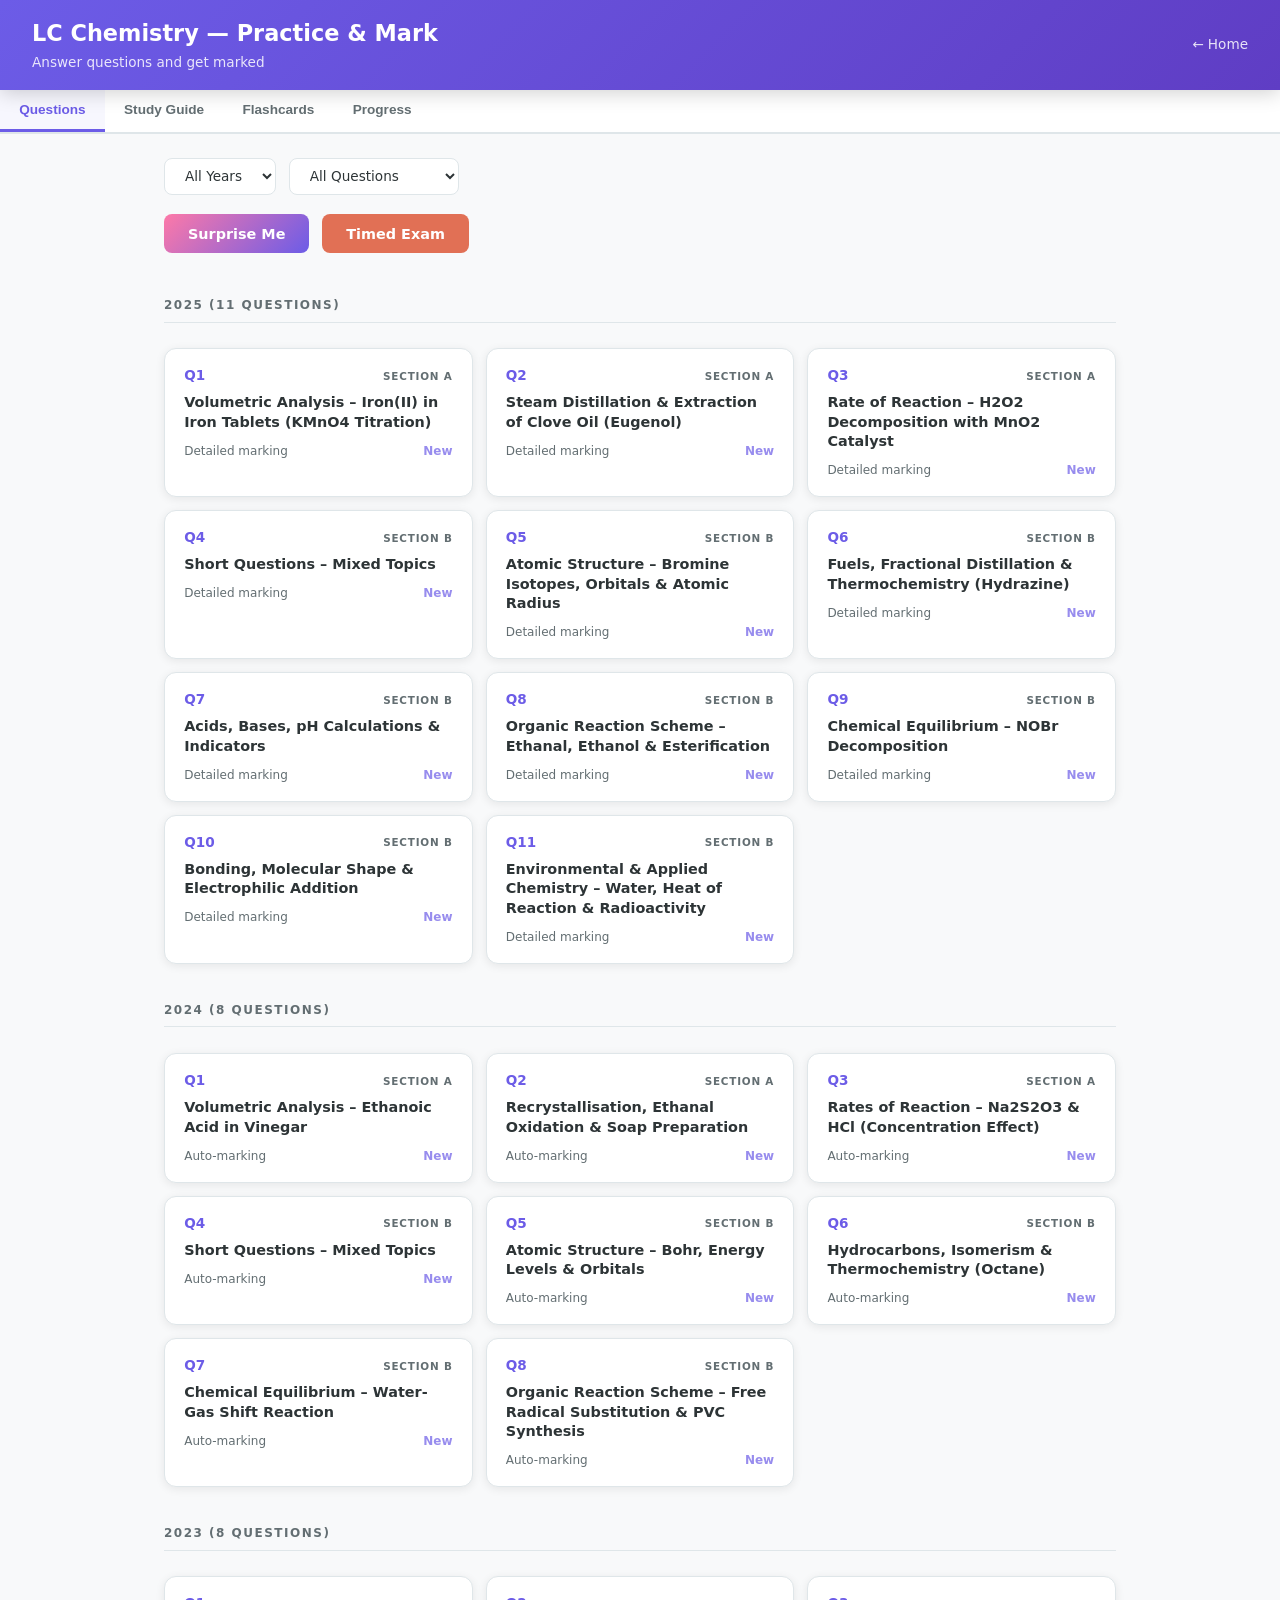
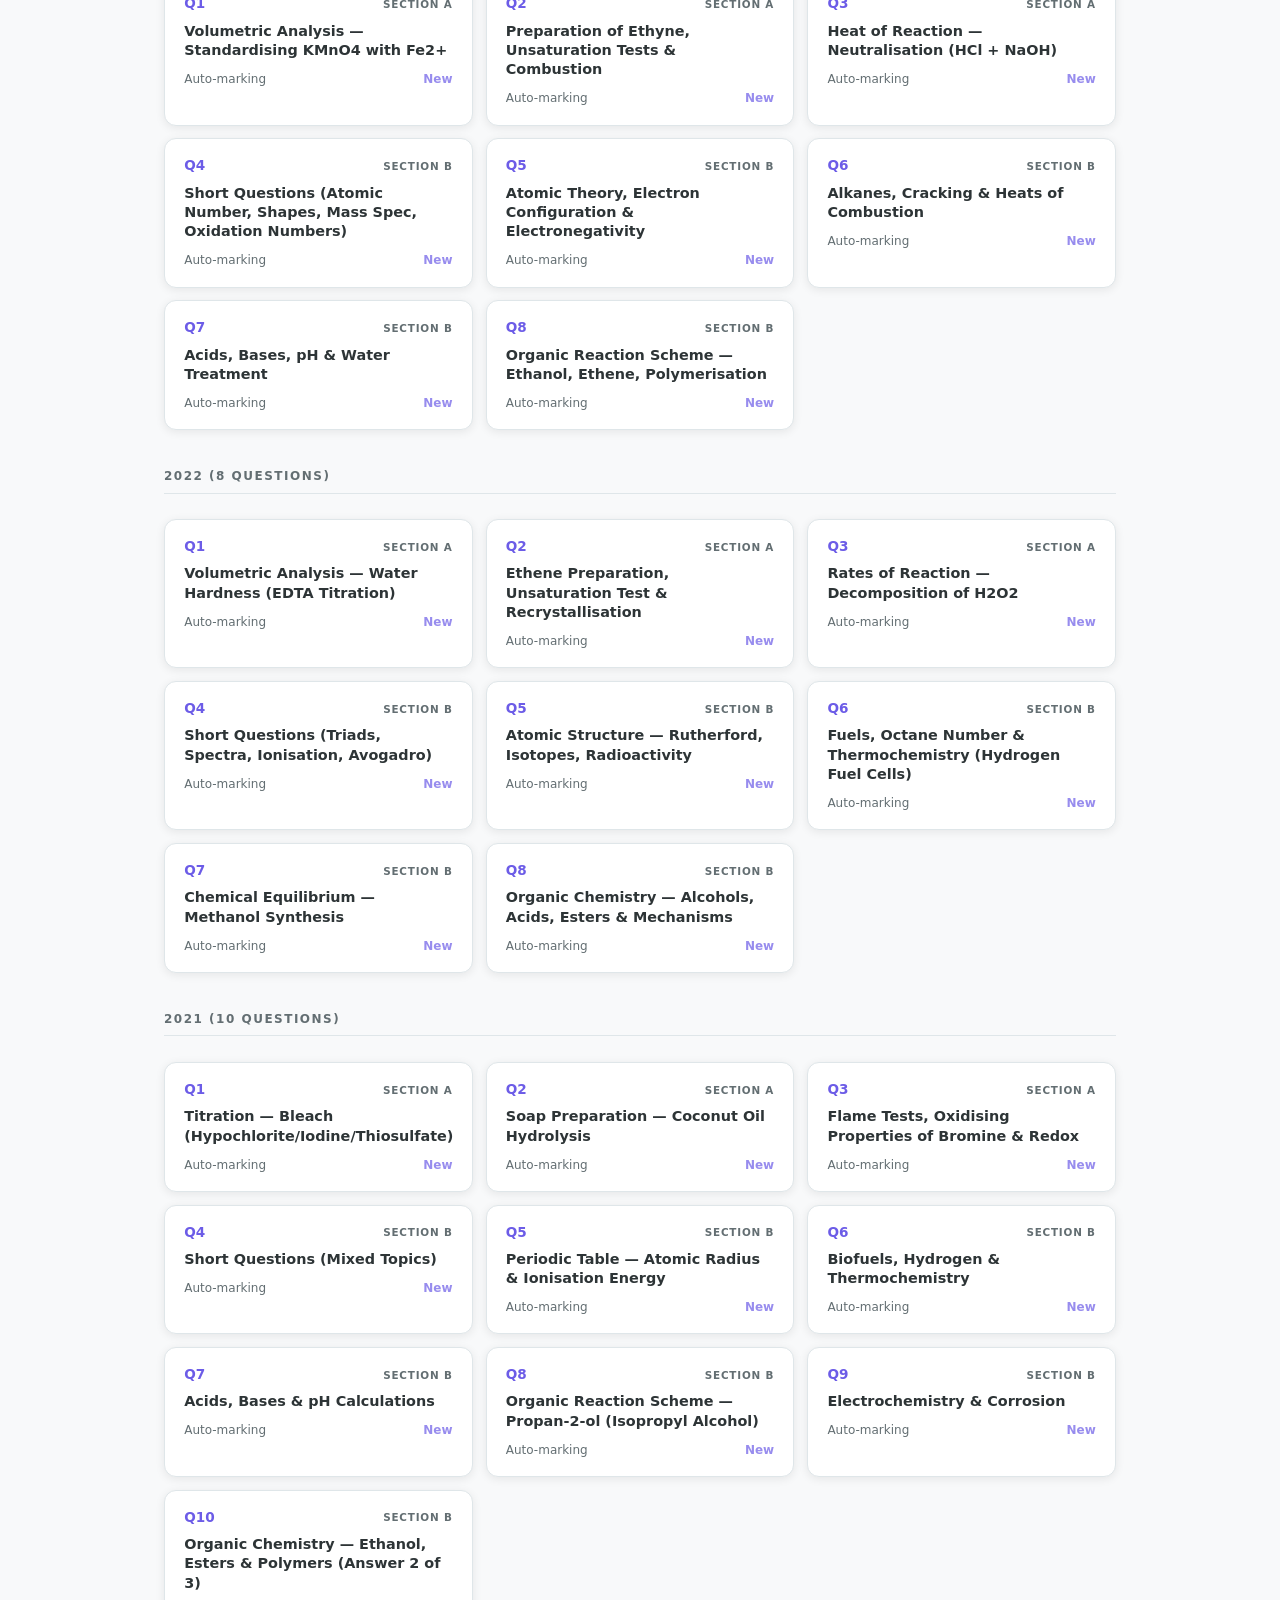
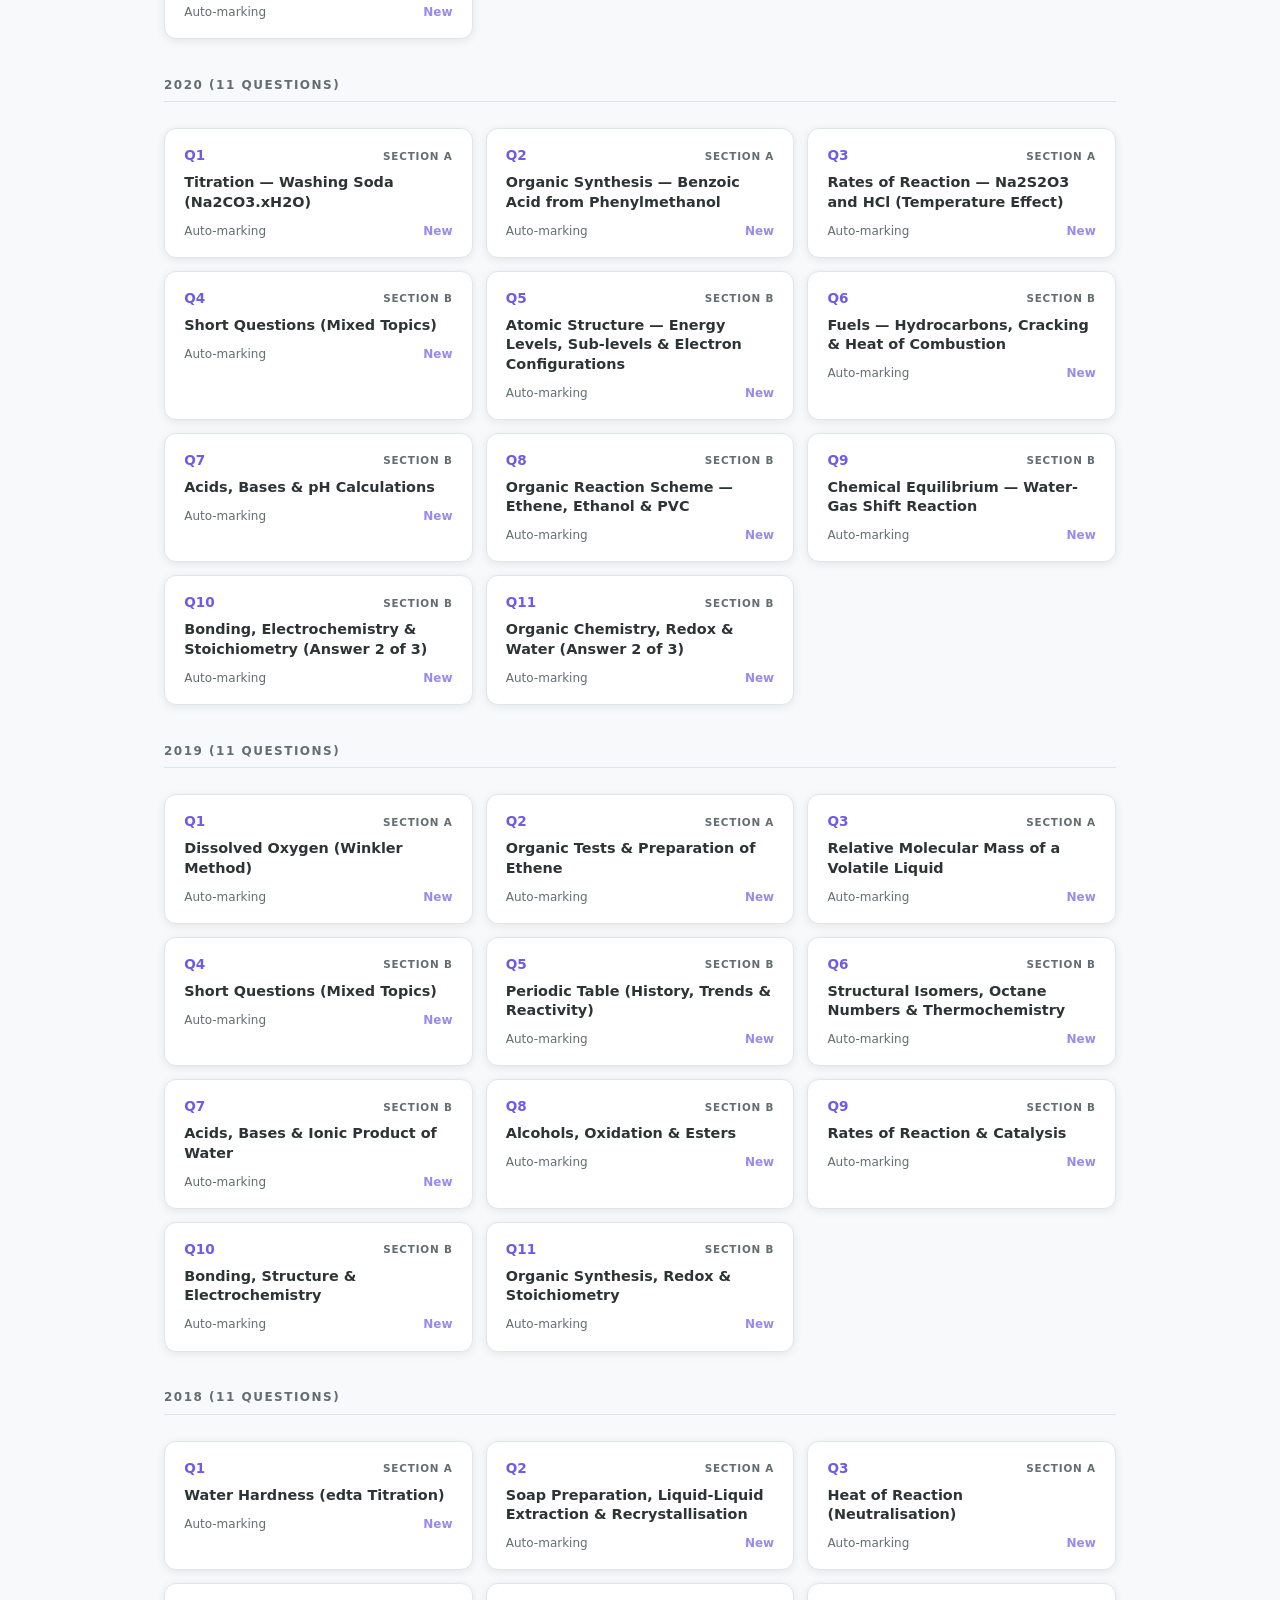
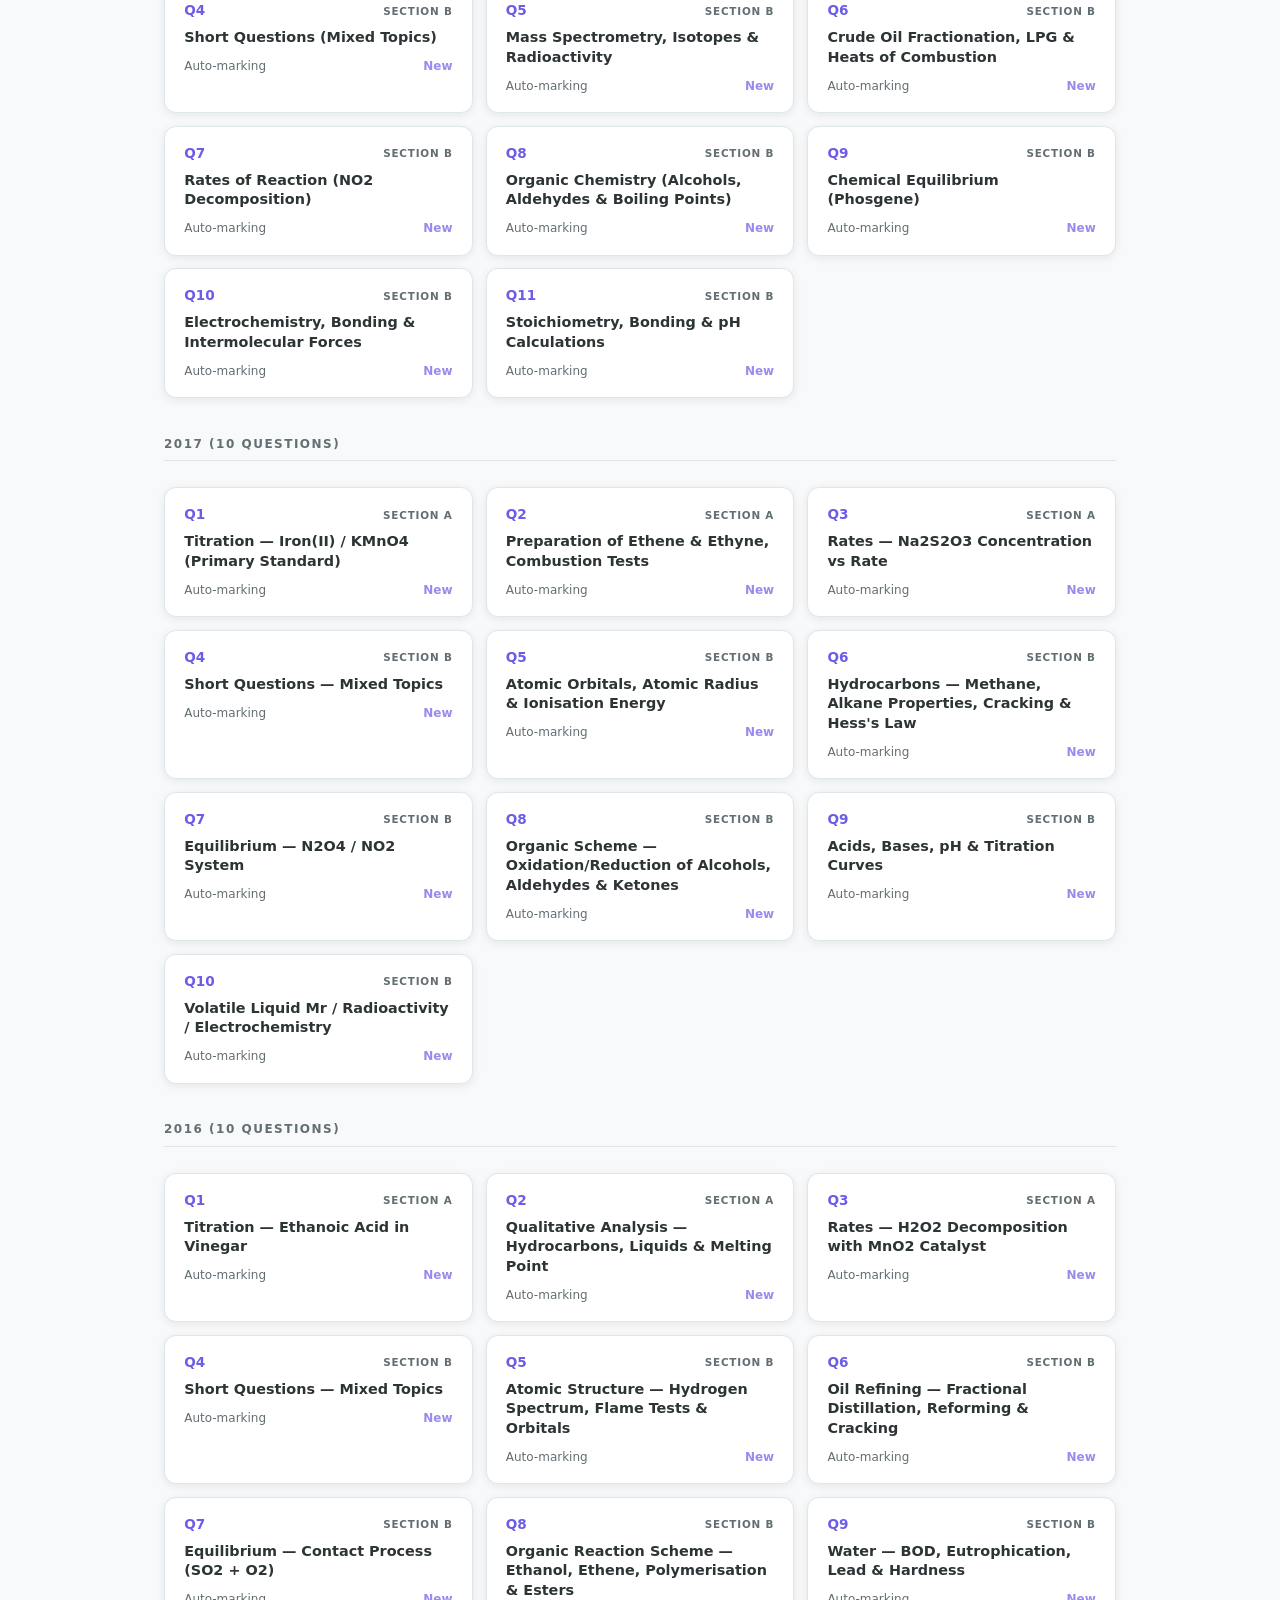
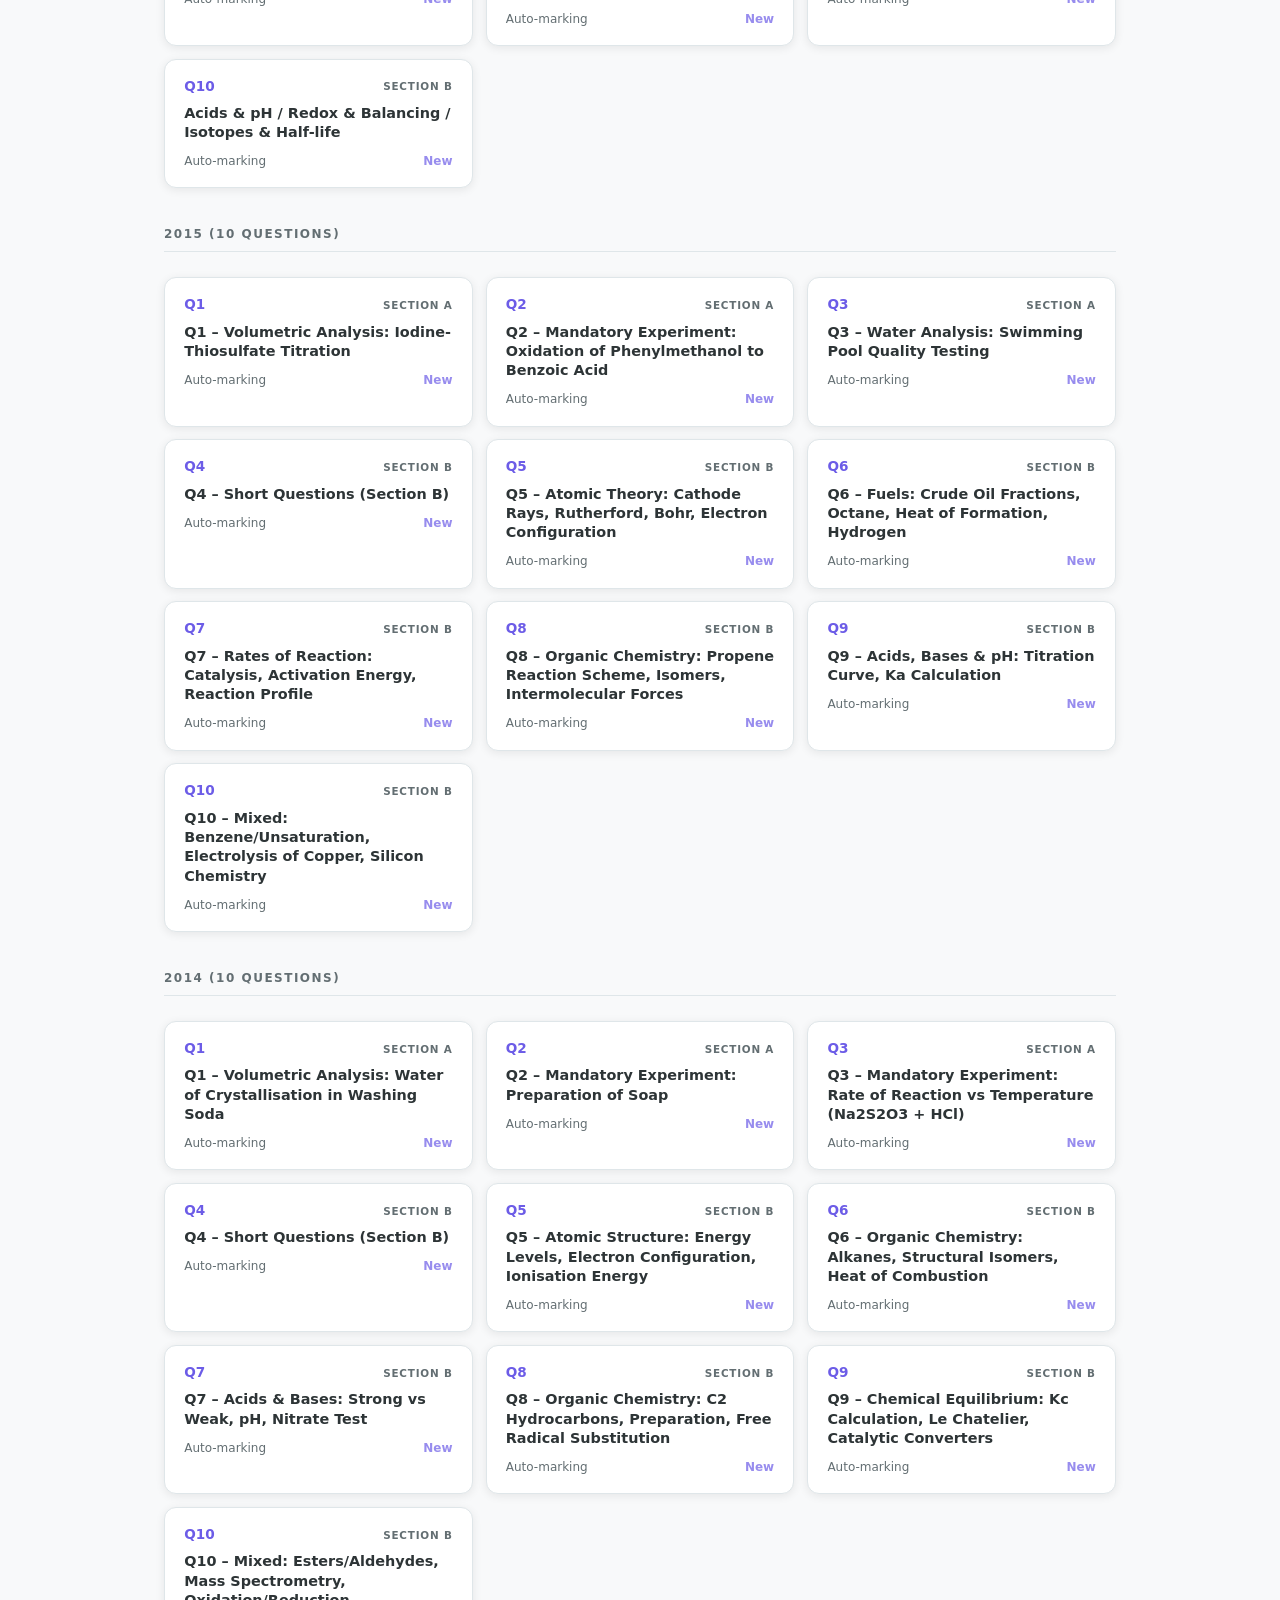
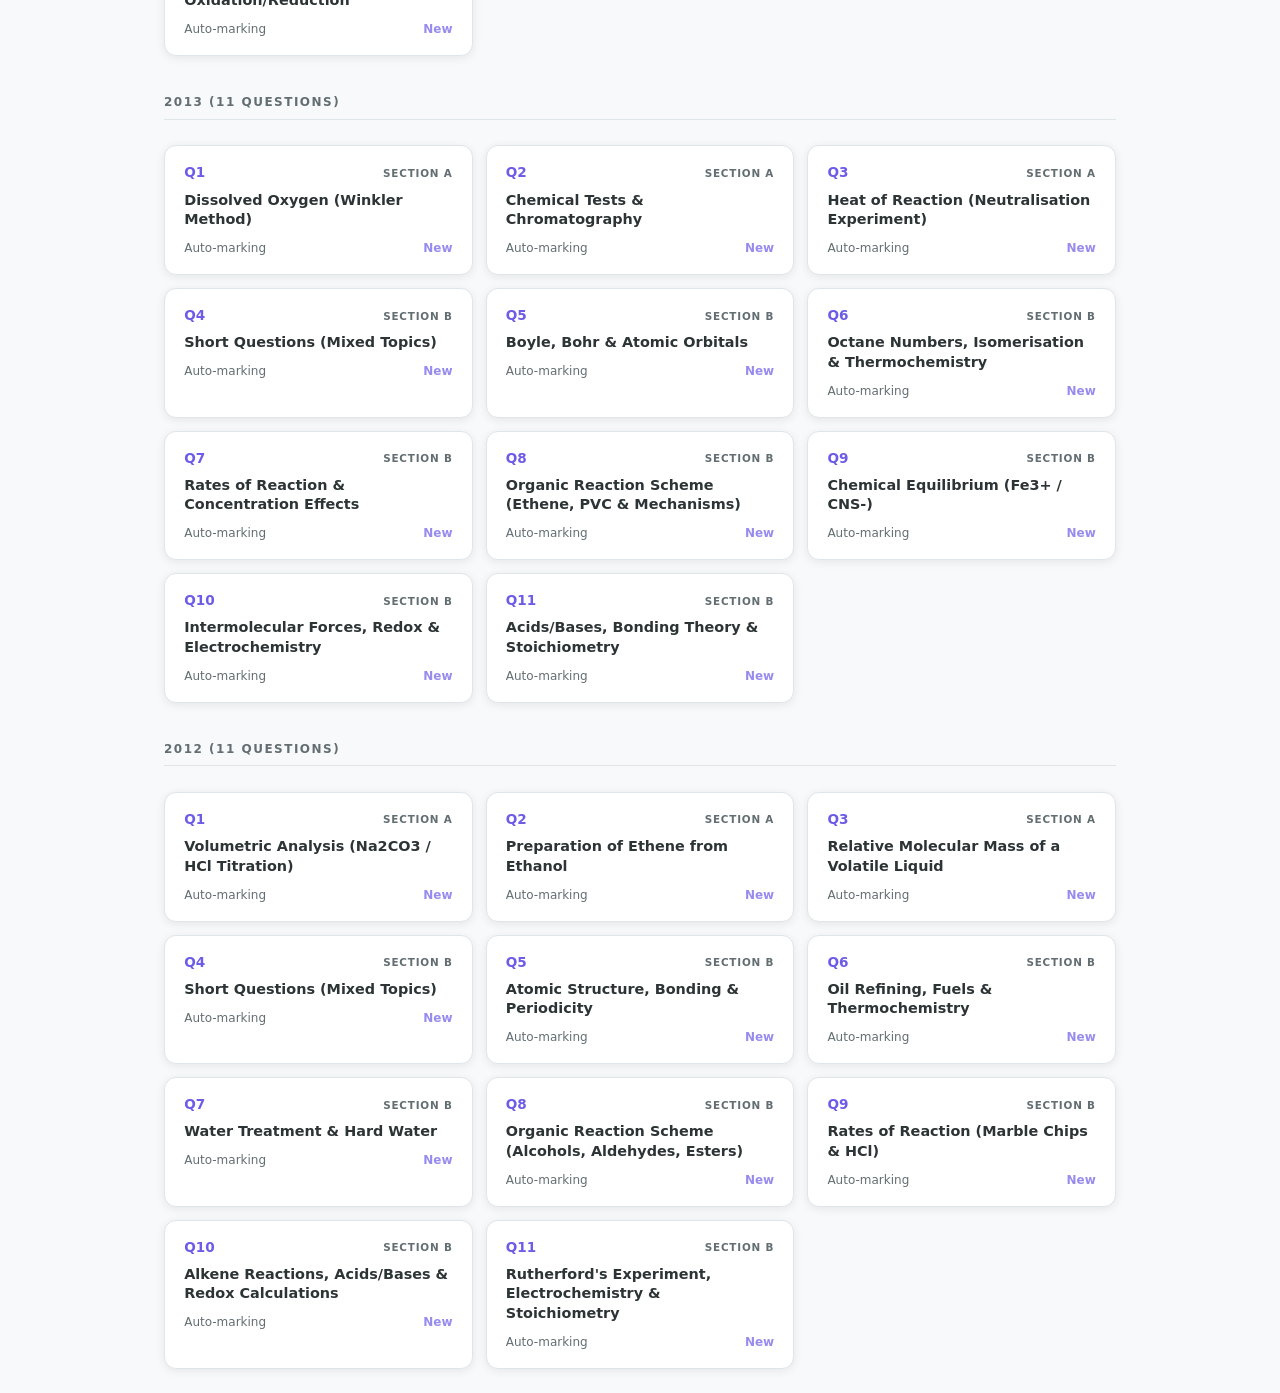
<file: chemistry-practice.html>
<!DOCTYPE html>
<html lang="en">
<head>
<meta charset="UTF-8">
<meta name="viewport" content="width=device-width, initial-scale=1.0">
<title>LC Chemistry — Practice & Mark</title>
<link rel="stylesheet" href="css/shared.css">
<style>
/* Practice-specific styles using shared theme variables */
.filters{display:flex;gap:0.8rem;margin-bottom:1.2rem;flex-wrap:wrap}
.filters select{background:var(--card);border:1px solid var(--border);color:var(--text);padding:0.55rem 1rem;border-radius:8px;font-size:0.85rem;font-family:inherit;cursor:pointer}
.filters select:focus{outline:none;border-color:var(--primary)}

.year-header{font-size:0.75rem;text-transform:uppercase;letter-spacing:1.5px;color:var(--text-light);font-weight:700;margin:1.5rem 0 0.8rem;padding-bottom:0.4rem;border-bottom:1px solid var(--border);grid-column:1/-1}
.q-grid{display:grid;grid-template-columns:repeat(auto-fill,minmax(240px,1fr));gap:0.8rem}
.q-card{background:var(--card);border:1px solid var(--border);border-radius:var(--radius);padding:1rem 1.2rem;cursor:pointer;transition:all 0.25s;box-shadow:var(--shadow)}
.q-card:hover{border-color:var(--primary);transform:translateY(-2px);box-shadow:0 4px 20px rgba(0,0,0,0.1)}
.q-card.done-good{border-left:3px solid var(--success)}
.q-card.done-ok{border-left:3px solid var(--warning)}
.q-card.done-low{border-left:3px solid var(--danger)}
.q-top{display:flex;justify-content:space-between;align-items:center;margin-bottom:0.4rem}
.q-num{font-weight:800;color:var(--primary);font-size:0.85rem}
.q-sec{font-size:0.65rem;color:var(--text-light);text-transform:uppercase;letter-spacing:0.8px;font-weight:600}
.q-title{font-weight:600;font-size:0.9rem;line-height:1.35;margin-bottom:0.6rem}
.q-bot{display:flex;justify-content:space-between;align-items:center;font-size:0.75rem}
.q-type{color:var(--text-light)}
.q-best{color:var(--success);font-weight:700}
.q-new{color:var(--primary);font-weight:600;opacity:0.7}
.q-attempts{color:var(--text-light);font-size:0.7rem;margin-left:0.5rem}

.prac-head{display:flex;align-items:center;gap:1rem;margin-bottom:1.5rem}
.prac-head .back{background:var(--card);border:1px solid var(--border);color:var(--text-light);padding:0.5rem 1rem;border-radius:8px;cursor:pointer;font-size:0.85rem;font-family:inherit}
.prac-head .back:hover{border-color:var(--primary);color:var(--text)}
.prac-head .title{font-weight:700;font-size:1.05rem;color:var(--primary)}

.ans-part{background:var(--card);border:1px solid var(--border);border-radius:var(--radius);padding:1.2rem 1.4rem;margin-bottom:0.8rem;box-shadow:var(--shadow)}
.ans-part-label{display:flex;justify-content:space-between;align-items:center;margin-bottom:0.6rem}
.ans-part-label .part-tag{font-weight:800;color:var(--primary);font-size:0.9rem}
.ans-part-label .part-wc{font-size:0.78rem;color:var(--text-light)}
.ans-part-q{font-size:0.88rem;color:var(--text-light);line-height:1.6;margin-bottom:0.7rem}
.ans-part textarea{width:100%;background:var(--bg);border:1px solid var(--border);color:var(--text);padding:0.8rem 1rem;border-radius:8px;font-size:0.92rem;font-family:inherit;line-height:1.7;resize:vertical;min-height:100px}
.ans-part textarea:focus{outline:none;border-color:var(--primary);box-shadow:0 0 0 3px rgba(0,184,148,0.15)}
.or-divider{display:flex;align-items:center;gap:0.8rem;margin:0.3rem 0;padding:0.4rem 0}
.or-divider .or-line{flex:1;height:1px;background:var(--border)}
.or-divider .or-text{font-size:0.75rem;font-weight:700;color:var(--warning);text-transform:uppercase;letter-spacing:1px}

.ans-actions{margin-top:1rem;display:flex;gap:0.8rem}
.btn-mark{flex:1;padding:0.85rem;background:linear-gradient(135deg,var(--primary),var(--primary-dark));color:#fff;border:none;border-radius:8px;font-weight:700;font-size:1rem;cursor:pointer;font-family:inherit}
.btn-mark:hover{opacity:0.9}
.btn-clear{padding:0.85rem 1.5rem;background:var(--card);border:1px solid var(--border);color:var(--text-light);border-radius:8px;cursor:pointer;font-weight:600;font-family:inherit}

.results{background:var(--card);border:1px solid var(--border);border-radius:var(--radius);padding:1.5rem;margin-top:1.5rem;box-shadow:var(--shadow)}
.score-block{text-align:center;padding:1.5rem 0;margin-bottom:1rem}
.score-pct{font-size:3.5rem;font-weight:900;line-height:1}
.score-marks{font-size:1rem;color:var(--text-light);margin-top:0.4rem}
.score-label{font-size:0.8rem;color:var(--text-light);text-transform:uppercase;letter-spacing:1px;font-weight:600;margin-top:0.4rem}
.score-good .score-pct{color:var(--success)}.score-ok .score-pct{color:var(--warning)}.score-low .score-pct{color:var(--danger)}

.result-warn{background:#fff3cd;border:1px solid var(--warning);color:#856404;padding:0.7rem 1rem;border-radius:8px;font-size:0.85rem;margin-bottom:1rem}
.pts-head{font-size:0.85rem;font-weight:700;color:var(--text-light);margin-bottom:0.8rem;text-transform:uppercase;letter-spacing:0.5px}
.pt-row{display:flex;gap:0.8rem;padding:0.75rem 0.9rem;border-radius:8px;margin-bottom:0.4rem;align-items:flex-start}
.pt-hit{background:#d4edda;border:1px solid rgba(0,184,148,0.3)}
.pt-miss{background:#ffeaea;border:1px solid rgba(225,112,85,0.3)}
.pt-icon{font-size:1rem;font-weight:700;min-width:22px;text-align:center}
.pt-hit .pt-icon{color:var(--success)}.pt-miss .pt-icon{color:var(--danger)}
.pt-desc{font-weight:600;font-size:0.88rem;display:flex;justify-content:space-between}
.pt-m{color:var(--text-light);font-weight:400;font-size:0.78rem;margin-left:0.5rem}
.pt-fb{font-size:0.82rem;color:var(--text-light);line-height:1.5}

.auto-note{background:rgba(108,92,231,0.06);border:1px solid rgba(108,92,231,0.2);padding:0.8rem 1rem;border-radius:8px;font-size:0.85rem;color:var(--text-light);margin:1rem 0}
.auto-note strong{color:var(--primary)}
.missed-terms{display:flex;flex-wrap:wrap;gap:0.4rem;margin-top:0.5rem}
.missed-term{background:var(--border);padding:2px 8px;border-radius:4px;font-size:0.78rem}

.model-section{margin-top:1.5rem}
.btn-reveal{width:100%;padding:0.8rem;background:var(--bg);border:1px solid var(--border);color:var(--text-light);border-radius:8px;cursor:pointer;font-weight:600;font-size:0.9rem;font-family:inherit}
.btn-reveal:hover{border-color:var(--primary)}
.model-box{background:var(--bg);border:1px solid var(--border);border-radius:8px;padding:1.2rem;margin-top:0.5rem}
.model-box h3{color:var(--primary);font-size:0.9rem;margin-bottom:0.8rem}
.model-box p,.model-box .a-part,.model-box .a-bullet{font-size:0.88rem;line-height:1.7;color:var(--text-light);margin-bottom:0.2rem}
.model-box .a-part{color:var(--primary);margin-top:0.6rem;font-weight:600}

.res-actions{display:flex;gap:0.8rem;margin-top:1.5rem}
.btn-retry,.btn-back{flex:1;padding:0.8rem;border-radius:8px;font-weight:700;cursor:pointer;border:none;font-size:0.9rem;font-family:inherit}
.btn-retry{background:var(--primary);color:#fff}.btn-retry:hover{opacity:0.9}
.btn-back{background:var(--bg);border:1px solid var(--border);color:var(--text-light)}

.stats-row{display:grid;grid-template-columns:repeat(4,1fr);gap:0.8rem;margin-bottom:1.5rem}
.stat-box{background:var(--card);border:1px solid var(--border);border-radius:var(--radius);padding:1rem;text-align:center;box-shadow:var(--shadow)}
.stat-val{font-size:1.6rem;font-weight:800;color:var(--primary);line-height:1}
.stat-lbl{font-size:0.65rem;color:var(--text-light);text-transform:uppercase;letter-spacing:0.8px;font-weight:600;margin-top:0.3rem}

.hist-row{display:flex;justify-content:space-between;align-items:center;padding:0.8rem 1rem;background:var(--card);border:1px solid var(--border);border-radius:8px;margin-bottom:0.4rem;cursor:pointer;box-shadow:var(--shadow)}
.hist-row:hover{border-color:var(--primary)}
.hist-q{font-weight:700;font-size:0.9rem}
.hist-topic{font-size:0.78rem;color:var(--text-light)}
.hist-date{font-size:0.72rem;color:var(--text-light)}
.hist-score{font-weight:800;font-size:1.1rem}
.empty{text-align:center;color:var(--text-light);padding:3rem 1rem;font-size:0.95rem}
.improve{display:inline-flex;align-items:center;gap:3px;font-size:0.72rem;font-weight:700;margin-left:0.5rem;padding:1px 6px;border-radius:4px}
.improve.up{color:var(--success);background:rgba(0,184,148,0.1)}
.improve.down{color:var(--danger);background:rgba(225,112,85,0.1)}

.view{display:none}.view.active{display:block}
@media(max-width:640px){.q-grid{grid-template-columns:1fr}.stats-row{grid-template-columns:repeat(2,1fr)}.filters{flex-direction:column}}
</style>
</head>
<body class="subject-chemistry">
<header class="app-header">
<div><h1>LC Chemistry — Practice & Mark</h1><p>Answer questions and get marked</p></div>
<a href="index.html" class="home-link">&#8592; Home</a>
</header>

<nav>
<button class="active" onclick="App.showView('browse')">Questions</button>
<button onclick="App.showView('study')">Study Guide</button>
<button onclick="App.showView('flashcards')">Flashcards</button>
<button onclick="App.showView('history')">Progress</button>
</nav>

<div id="view-browse" class="view active tab-content" style="display:block">
  <div class="filters">
    <select id="yearFilter" onchange="App.renderQuestions()">
      <option value="all">All Years</option>
      <option value="2025">2025</option><option value="2024">2024</option><option value="2023">2023</option><option value="2022">2022</option>
      <option value="2021">2021</option><option value="2020">2020</option><option value="2019">2019</option><option value="2018">2018</option>
      <option value="2017">2017</option><option value="2016">2016</option><option value="2015">2015</option><option value="2014">2014</option>
      <option value="2013">2013</option><option value="2012">2012</option>
    </select>
    <select id="sectionFilter" onchange="App.renderQuestions()">
      <option value="all">All Questions</option>
      <option value="A">Section A (Short)</option>
      <option value="B">Section B (Long)</option>
    </select>
  </div>
  <div class="action-bar">
    <button class="btn-surprise" onclick="PracticeFeatures.surpriseMe(App.walkthroughs, App.startPractice.bind(App))">Surprise Me</button>
    <button class="btn-timed" onclick="App.startTimedExam()">Timed Exam</button>
  </div>
  <div id="questionGrid" class="q-grid"></div>
</div>

<div id="view-practice" class="view tab-content">
  <div class="prac-head">
    <button class="back" onclick="App.backFromPractice()">&larr; Back</button>
    <span class="title" id="pracTitle"></span>
  </div>
  <div class="card" id="pracQuestion"></div>
  <div id="answerArea"></div>
  <div id="resultsSection" style="display:none"></div>
</div>

<div id="examTimer" class="exam-timer"><span class="timer-time">0:00</span><span class="timer-q"></span></div>

<div id="view-flashcards" class="view tab-content">
  <div class="fc-topic-filter" id="fcFilter"></div>
  <div class="flashcard-container" id="fcContainer">
    <div class="flashcard" onclick="if(window.fcEngine)fcEngine.flip()">
      <div class="flashcard-face flashcard-front"><h3>TOPIC</h3><p>Loading flashcards...</p></div>
      <div class="flashcard-face flashcard-back"><p>Loading...</p></div>
    </div>
  </div>
  <div class="fc-controls" id="fcControls">
    <button class="fc-prev" onclick="if(window.fcEngine)fcEngine.prev()">Prev</button>
    <span class="fc-counter" id="fcCounter">0 / 0</span>
    <button class="fc-next" onclick="if(window.fcEngine)fcEngine.next()">Next</button>
    <button class="fc-prev" onclick="if(window.fcEngine)fcEngine.shuffle()">Shuffle</button>
  </div>
</div>

<div id="view-study" class="view tab-content">
  <div id="studyGuideContent"></div>
</div>

<div id="view-history" class="view tab-content">
  <div id="dailyPractice"></div>
  <div class="stats-row">
    <div class="stat-box"><div class="stat-val" id="hTotal">0</div><div class="stat-lbl">Attempts</div></div>
    <div class="stat-box"><div class="stat-val" id="hAvg">-</div><div class="stat-lbl">Avg Score</div></div>
    <div class="stat-box"><div class="stat-val" id="hBest">-</div><div class="stat-lbl">Best Score</div></div>
    <div class="stat-box"><div class="stat-val" id="hQs">0</div><div class="stat-lbl">Questions</div></div>
  </div>
  <div id="weakTopics"></div>
  <div id="historyList"></div>
</div>

<script src="js/shared.js"></script>
<script src="js/chemistry_walkthroughs.js"></script>
<script src="js/marking-engine.js"></script>
<script src="js/chemistry_practice_data.js"></script>
<script src="js/chemistry_study.js"></script>
<script src="js/flashcards_chemistry.js"></script>
<script src="js/study-guide.js"></script>
<script src="js/practice-features.js"></script>
<script>

const App = {
  currentQ: null,
  currentParts: null,
  subject: 'chemistry',
  walkthroughs: typeof WALKTHROUGHS_CHEMISTRY !== 'undefined' ? WALKTHROUGHS_CHEMISTRY : {},
  marking: CHEM_MARKING,
  storageKey: 'lcs_chem_practice',

  init() {
    this.renderQuestions();
    this.renderHistory();
  },

  escH(s) { return String(s).replace(/&/g,'&amp;').replace(/</g,'&lt;').replace(/>/g,'&gt;'); },

  getAllYears() {
    return Object.keys(this.walkthroughs).sort().reverse();
  },

  getEntriesForYear(year) {
    if (!this.walkthroughs[year]) return [];
    return this.walkthroughs[year].filter(e => e.q && !e.q.startsWith('Section ') && !e.q.startsWith('Key concepts'));
  },

  getSectionForNum(num) {
    if (num <= 3) return 'A';
    return 'B';
  },

  renderQuestions() {
    const grid = document.getElementById('questionGrid');
    const yf = document.getElementById('yearFilter').value;
    const sf = document.getElementById('sectionFilter').value;
    const h = this.getHistory();
    let html = '';
    const years = yf === 'all' ? this.getAllYears() : [yf];

    for (const year of years) {
      const entries = this.getEntriesForYear(year);
      if (!entries || entries.length === 0) continue;

      const filtered = entries.filter(e => {
        const sec = this.getSectionForNum(e.num);
        return sf === 'all' || sf === sec;
      });

      if (filtered.length === 0) continue;
      html += '<div class="year-header">' + year + ' (' + filtered.length + ' questions)</div>';

      for (const entry of filtered) {
        const qKey = year + '_' + entry.num;
        const best = h.best[qKey];
        const hasMarking = this.marking[year] && this.marking[year][entry.num];
        const sec = this.getSectionForNum(entry.num);
        let cls = '', statusHtml = '<span class="q-new">New</span>';
        if (best) {
          cls = best.pct >= 70 ? 'done-good' : best.pct >= 40 ? 'done-ok' : 'done-low';
          statusHtml = '<span class="q-best">' + best.pct + '%</span><span class="q-attempts">(' + (best.attempts||1) + ' tries)</span>';
        }
        const topicName = this.escH(entry.label.replace(/^Q\d+[A-Za-z]*:\s*/, ''));

        html += '<div class="q-card ' + cls + '" onclick="App.startPractice(\'' + year + '\',' + entry.num + ')">' +
          '<div class="q-top"><span class="q-num">Q' + entry.num + '</span><span class="q-sec">Section ' + sec + '</span></div>' +
          '<div class="q-title">' + topicName + '</div>' +
          '<div class="q-bot"><span class="q-type">' + (hasMarking ? 'Detailed marking' : 'Auto-marking') + '</span>' + statusHtml + '</div></div>';
      }
    }
    if (!html) html = '<div class="empty">No questions match your filters.</div>';
    grid.innerHTML = html;
  },

  extractParts(text) {
    const lines = text.replace(/\\n/g, '\n').split('\n');
    const parts = [];
    let current = null, nextIsOr = false;
    for (const line of lines) {
      const t = line.trim();
      if (!t) continue;
      const partMatch = t.match(/^\(([a-z])\)/i) || t.match(/^\(([ivx]+)\)/i);
      if (partMatch) {
        if (current) parts.push(current);
        current = { label: '(' + partMatch[1] + ')', text: t, isOr: nextIsOr };
        nextIsOr = false;
      } else if (/^OR$/i.test(t)) { nextIsOr = true; }
      else if (/^Answer\s+\([a-z]\)\s+or\s+\([a-z]\)/i.test(t)) { nextIsOr = true; }
      else if (current && !current.isPreamble) { current.text += '\n' + t; }
      else { if (current) parts.push(current); current = { label: '', text: t, isOr: false, isPreamble: true }; }
    }
    if (current) parts.push(current);
    if (parts.filter(p => p.label).length < 2) return null;
    return parts;
  },

  renderAnswerArea(questionText) {
    const area = document.getElementById('answerArea');
    const parts = this.extractParts(questionText);
    if (!parts) {
      area.innerHTML = '<div class="ans-part"><div class="ans-part-label"><span class="part-tag">Your Answer</span><span class="part-wc" id="wc-single">0 words</span></div>' +
        '<textarea id="ans-single" placeholder="Type your answer here..." rows="10" oninput="App.updateWc(\'single\')"></textarea></div>' +
        '<div class="ans-actions"><button class="btn-mark" onclick="App.markAnswer()">Mark My Answer</button><button class="btn-clear" onclick="App.clearAnswer()">Clear</button></div>';
      this.currentParts = null; return;
    }
    let html = '';
    const answerParts = [];
    for (const part of parts) {
      if (part.isPreamble) continue;
      if (part.isOr) html += '<div class="or-divider"><div class="or-line"></div><span class="or-text">or — choose one</span><div class="or-line"></div></div>';
      const pid = part.label.replace(/[()]/g, '');
      answerParts.push(pid);
      html += '<div class="ans-part"><div class="ans-part-label"><span class="part-tag">Part ' + this.escH(part.label) + '</span><span class="part-wc" id="wc-' + pid + '">0 words</span></div>' +
        '<div class="ans-part-q">' + this.escH(part.text) + '</div>' +
        '<textarea id="ans-' + pid + '" placeholder="Answer part ' + this.escH(part.label) + ' here..." rows="6" oninput="App.updateWc(\'' + pid + '\')"></textarea></div>';
    }
    html += '<div class="ans-actions"><button class="btn-mark" onclick="App.markAnswer()">Mark My Answer</button><button class="btn-clear" onclick="App.clearAnswer()">Clear</button></div>';
    area.innerHTML = html;
    this.currentParts = answerParts;
  },

  updateWc(pid) {
    const ta = document.getElementById('ans-' + pid);
    const wc = ta && ta.value.trim() ? ta.value.trim().split(/\s+/).length : 0;
    const el = document.getElementById('wc-' + pid);
    if (el) el.textContent = wc + ' words';
  },

  getFullAnswer() {
    if (!this.currentParts) { const ta = document.getElementById('ans-single'); return ta ? ta.value : ''; }
    return this.currentParts.map(pid => { const ta = document.getElementById('ans-' + pid); return ta ? ta.value : ''; }).filter(v => v.trim()).join('\n\n');
  },

  startPractice(year, num) {
    const entries = this.getEntriesForYear(year);
    const entry = entries ? entries.find(e => e.num === num) : null;
    if (!entry) return;
    this.currentQ = { year, num, entry };
    document.getElementById('pracTitle').textContent = year + ' — ' + entry.label;
    document.getElementById('pracQuestion').innerHTML = this.fmtQuestion(entry.q);
    this.renderAnswerArea(entry.q);
    document.getElementById('resultsSection').style.display = 'none';
    this.showView('practice');
    const firstTa = document.querySelector('#answerArea textarea');
    if (firstTa) setTimeout(() => firstTa.focus(), 100);
  },

  markAnswer() {
    if (!this.currentQ) return;
    const answer = this.getFullAnswer();
    if (!answer.trim()) { const firstTa = document.querySelector('#answerArea textarea'); if (firstTa) firstTa.focus(); return; }
    const { year, num, entry } = this.currentQ;
    const markingData = this.marking[year] && this.marking[year][num];
    let result;
    if (markingData) { result = MarkingEngine.mark(answer, markingData); }
    else { result = MarkingEngine.autoMark(answer, entry.a, 10); }
    this.saveAttempt(year, num, entry, result);
    this.renderResults(result, entry, !!markingData);
    document.getElementById('resultsSection').style.display = 'block';
    document.getElementById('resultsSection').scrollIntoView({ behavior: 'smooth' });
  },

  clearAnswer() {
    document.querySelectorAll('#answerArea textarea').forEach(ta => { ta.value = ''; });
    document.querySelectorAll('[id^="wc-"]').forEach(el => { el.textContent = '0 words'; });
    document.getElementById('resultsSection').style.display = 'none';
    const firstTa = document.querySelector('#answerArea textarea');
    if (firstTa) firstTa.focus();
    window.scrollTo({ top: 0, behavior: 'smooth' });
  },

  renderResults(result, entry, isDetailed) {
    const sec = document.getElementById('resultsSection');
    const pctCls = result.pct >= 70 ? 'score-good' : result.pct >= 40 ? 'score-ok' : 'score-low';
    let html = '<div class="results"><div class="score-block ' + pctCls + '"><div class="score-pct">' + result.pct + '%</div>' +
      '<div class="score-marks">' + result.score + ' / ' + result.max + ' marks</div>' +
      '<div class="score-label">' + (result.pct >= 70 ? 'Great work!' : result.pct >= 40 ? 'Getting there!' : 'Review the marking points below') + '</div></div>';
    if (result.warning) html += '<div class="result-warn">' + result.warning + '</div>';
    if (result.points) {
      html += '<div class="pts-head">Marking Breakdown</div>';
      for (const pt of result.points) {
        const cls = pt.matched ? 'pt-hit' : 'pt-miss';
        const icon = pt.matched ? '&#10003;' : '&#10007;';
        html += '<div class="pt-row ' + cls + '"><span class="pt-icon">' + icon + '</span><div class="pt-detail">' +
          '<div class="pt-desc"><span>' + this.escH(pt.desc) + '</span><span class="pt-m">' + pt.marks + '/' + pt.maxMarks + '</span></div>' +
          '<div class="pt-fb">' + this.escH(pt.feedback) + '</div></div></div>';
      }
    }
    if (result.auto) {
      html += '<div class="auto-note"><strong>Auto-marked</strong> — compared against model answer. ' + result.feedback;
      if (result.missed && result.missed.length > 0) {
        html += '<div style="margin-top:0.4rem;font-size:0.8rem">Key terms you missed:</div><div class="missed-terms">' +
          result.missed.map(t => '<span class="missed-term">' + this.escH(t) + '</span>').join('') + '</div>';
      }
      html += '</div>';
    }
    html += '<div class="model-section"><button class="btn-reveal" onclick="this.nextElementSibling.style.display=\'block\';this.style.display=\'none\'">Compare with Model Answer</button>' +
      '<div style="display:none"><div id="sbsArea"></div></div></div>';
    const timedActive = typeof PracticeFeatures !== 'undefined' && PracticeFeatures.timedMode.active;
    html += '<div class="res-actions"><button class="btn-retry" onclick="App.clearAnswer()">Try Again</button>' +
      (timedActive ? '<button class="btn-retry" onclick="PracticeFeatures.nextTimedQuestion()">Next Question &rarr;</button>' : '') +
      '<button class="btn-back" onclick="App.showView(\'browse\')"' + this.fmtAnswer(entry.a) + '</div></div>';
    html += '<div class="res-actions"><button class="btn-retry" onclick="App.clearAnswer()">Try Again</button>' +
      '<button class="btn-back" onclick="App.showView(\'browse\')">All Questions</button></div></div>';
    sec.innerHTML = html;
  },

  getHistory() { return JSON.parse(localStorage.getItem(this.storageKey) || '{"attempts":[],"best":{}}'); },

  saveAttempt(year, num, entry, result) {
    const h = this.getHistory();
    const qKey = year + '_' + num;
    const topic = entry.label.replace(/^Q\d+[A-Za-z]*:\s*/, '');
    h.attempts.unshift({ key: qKey, year: year, num: num, topic: topic, score: result.score, max: result.max, pct: result.pct, date: new Date().toISOString() });
    if (h.attempts.length > 200) h.attempts = h.attempts.slice(0, 200);
    if (!h.best[qKey] || result.pct > h.best[qKey].pct) {
      h.best[qKey] = { pct: result.pct, score: result.score, max: result.max, attempts: (h.best[qKey] ? h.best[qKey].attempts : 0) + 1, topic: topic };
    } else { h.best[qKey].attempts = (h.best[qKey].attempts || 0) + 1; }
    localStorage.setItem(this.storageKey, JSON.stringify(h));
    if (typeof LCS !== 'undefined') LCS.recordStudyDay();
  },

  renderHistory() {
    const h = this.getHistory();
    const total = h.attempts.length;
    const qs = Object.keys(h.best).length;
    const avg = total > 0 ? Math.round(h.attempts.reduce((s,a) => s + a.pct, 0) / total) : 0;
    const best = total > 0 ? Math.max(...h.attempts.map(a => a.pct)) : 0;
    document.getElementById('hTotal').textContent = total;
    document.getElementById('hAvg').textContent = total > 0 ? avg + '%' : '-';
    document.getElementById('hBest').textContent = total > 0 ? best + '%' : '-';
    document.getElementById('hQs').textContent = qs;
    const list = document.getElementById('historyList');
    if (total === 0) { list.innerHTML = '<div class="empty">No attempts yet.<br>Pick a question and start practising!</div>'; return; }
    let html = '';
    const seen = {};
    for (const a of h.attempts.slice(0, 30)) {
      const date = new Date(a.date);
      const dateStr = date.toLocaleDateString('en-IE', { day: 'numeric', month: 'short' });
      const timeStr = date.toLocaleTimeString('en-IE', { hour: '2-digit', minute: '2-digit' });
      const pctCls = a.pct >= 70 ? 'score-good' : a.pct >= 40 ? 'score-ok' : 'score-low';
      let improveHtml = '';
      if (!seen[a.key]) {
        const prevAttempts = h.attempts.filter(x => x.key === a.key && x.date < a.date);
        if (prevAttempts.length > 0) { const diff = a.pct - prevAttempts[0].pct; if (diff > 0) improveHtml = '<span class="improve up">+' + diff + '%</span>'; else if (diff < 0) improveHtml = '<span class="improve down">' + diff + '%</span>'; }
      }
      seen[a.key] = a.pct;
      html += '<div class="hist-row" onclick="App.startPractice(\'' + a.year + '\',' + a.num + ')"><div><div class="hist-q">' + a.year + ' Q' + a.num + improveHtml + '</div>' +
        '<div class="hist-topic">' + this.escH(a.topic || '') + '</div></div><div><div class="hist-score ' + pctCls + '">' + a.pct + '%</div>' +
        '<div class="hist-date">' + dateStr + ' ' + timeStr + '</div></div></div>';
    }
    list.innerHTML = html;

    if (typeof PracticeFeatures !== 'undefined') {
      PracticeFeatures.renderDailyPractice('dailyPractice', h, this.walkthroughs, 'App.startPractice');
      PracticeFeatures.renderWeakTopics('weakTopics', h, this.walkthroughs, 'App.startPractice');
    }
  },

  showView(viewId) {
    document.querySelectorAll('.view').forEach(v => { v.classList.remove('active'); v.style.display = 'none'; });
    document.querySelectorAll('nav button').forEach(b => b.classList.remove('active'));
    const el = document.getElementById('view-' + viewId);
    if (el) { el.classList.add('active'); el.style.display = 'block'; }
    const btns = document.querySelectorAll('nav button');
    if (viewId === 'browse') { btns[0].classList.add('active'); this.renderQuestions(); }
    else if (viewId === 'flashcards') { btns[2].classList.add('active'); App.initFlashcards(); }
    else if (viewId === 'study') { btns[1].classList.add('active'); if (typeof StudyGuide !== 'undefined' && typeof STUDY_CHEMISTRY !== 'undefined') StudyGuide.render(STUDY_CHEMISTRY, 'studyGuideContent'); }
    else if (viewId === 'history') { btns[3].classList.add('active'); this.renderHistory(); }
    window.scrollTo({ top: 0, behavior: 'smooth' });
  },

  fmtQuestion(text) {
    const lines = text.replace(/\\n/g, '\n').split('\n');
    let html = '';
    for (const line of lines) { const t = line.trim(); if (!t) { html += '<br>'; continue; }
      if (/^\([a-z]\)/i.test(t) || /^\([ivx]+\)/i.test(t)) html += '<div class="q-part" style="color:var(--primary);margin:0.8rem 0 0.3rem"><strong>' + this.escH(t) + '</strong></div>';
      else html += '<p>' + this.escH(t) + '</p>';
    } return html;
  },

  fmtAnswer(text) {
    const lines = text.replace(/\\n/g, '\n').split('\n');
    let html = '';
    for (const line of lines) { const t = line.trim(); if (!t) { html += '<br>'; continue; }
      if (/^\([a-z]\)/i.test(t) || /^\([ivx]+\)/i.test(t)) html += '<div class="a-part">' + this.escH(t) + '</div>';
      else if (/^[-•]/.test(t)) html += '<div class="a-bullet" style="padding-left:1rem">' + this.escH(t) + '</div>';
      else html += '<p>' + this.escH(t) + '</p>';
    } return html;
  }
};

document.addEventListener('DOMContentLoaded', () => App.init());
</script>
</body>
</html>
</file>
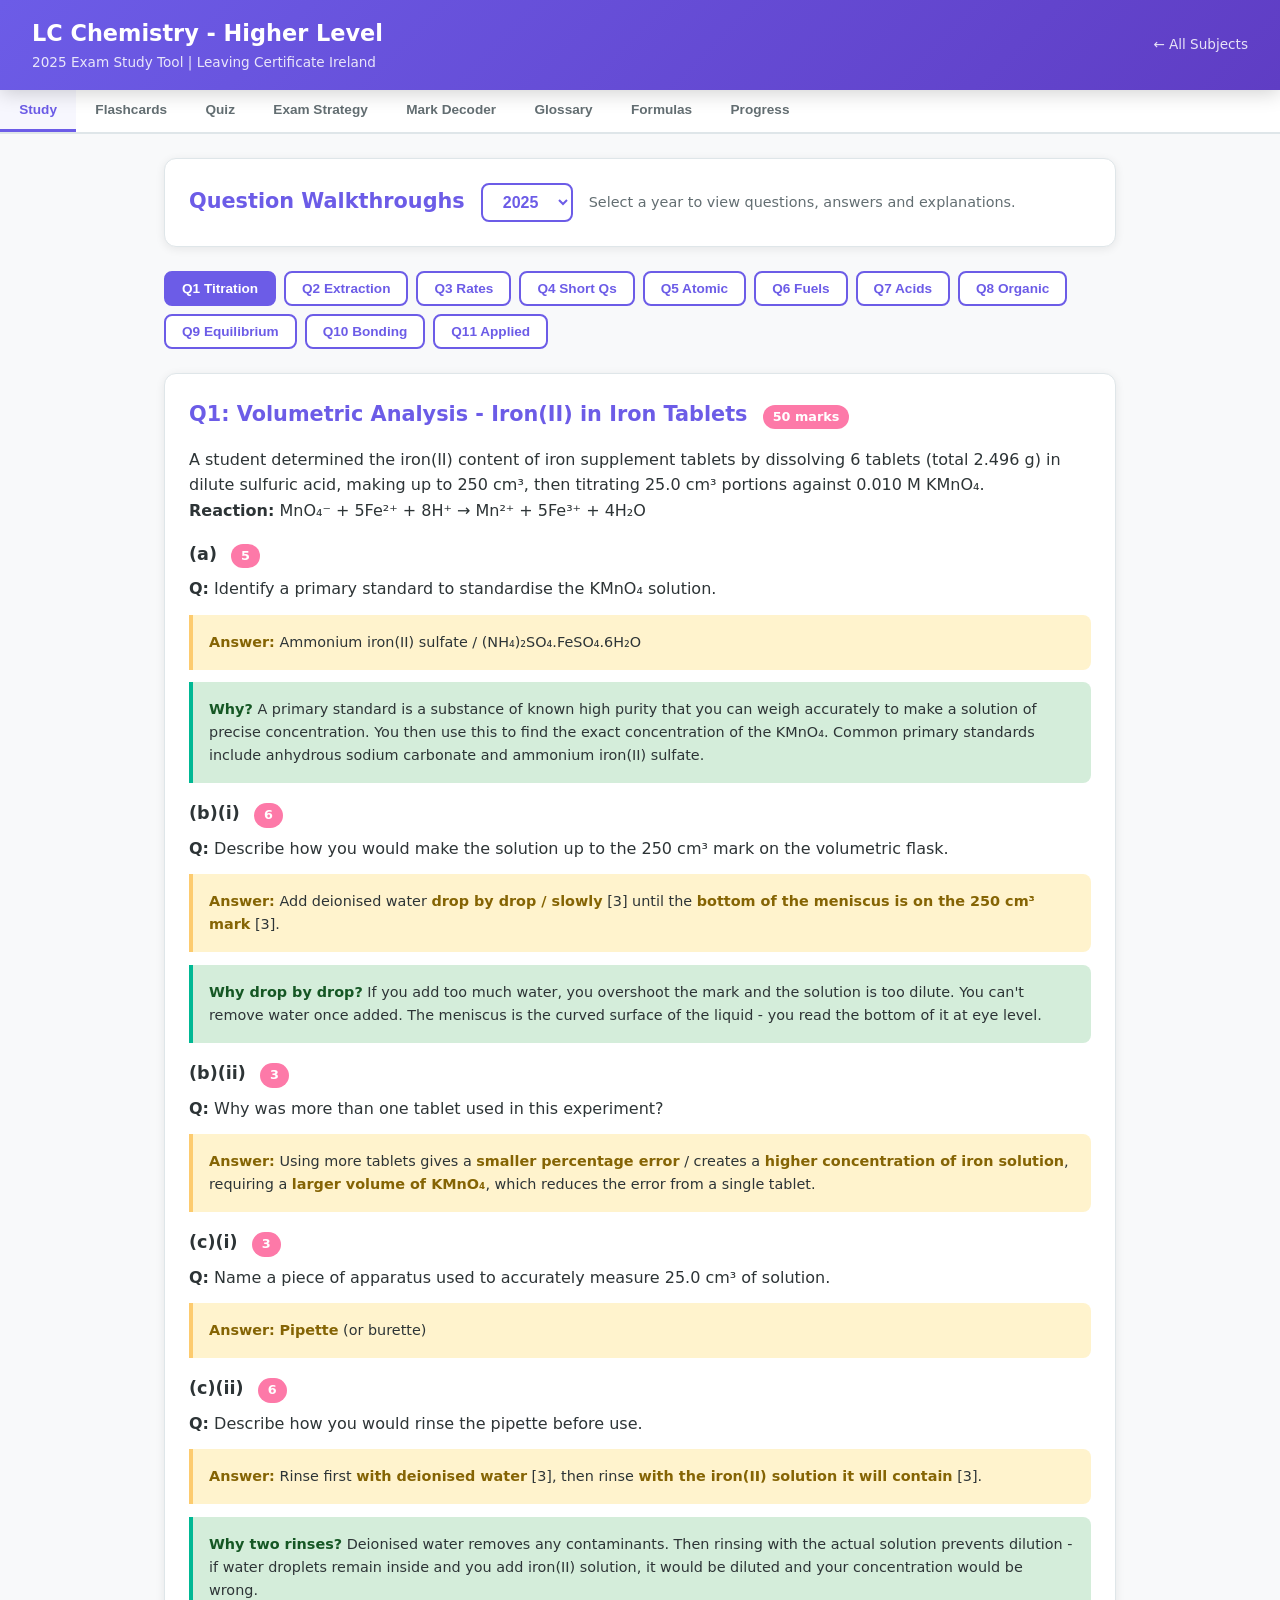
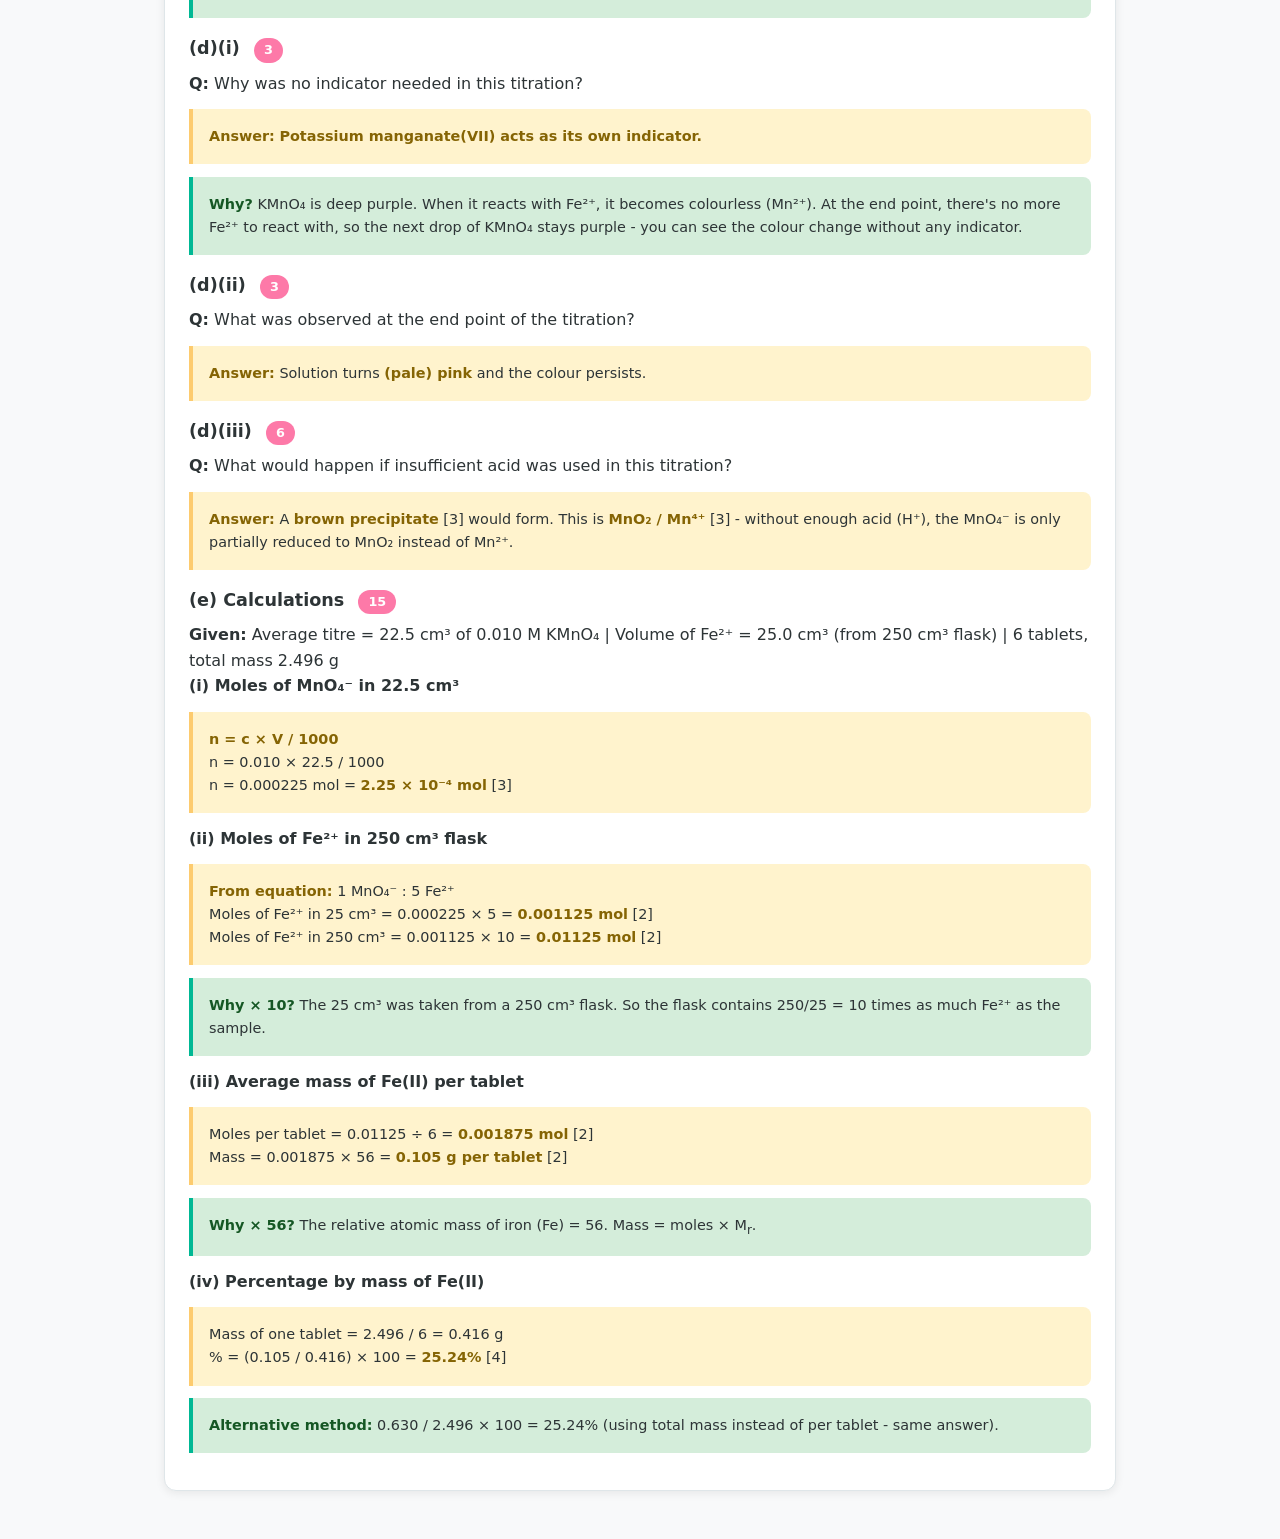
<file: chemistry.html>
<!DOCTYPE html>
<html lang="en">
<head>
<meta charset="UTF-8">
<meta name="viewport" content="width=device-width, initial-scale=1.0">
<title>LC Chemistry - Higher Level Study Tool</title>
<link rel="stylesheet" href="css/shared.css">
</head>
<body class="subject-chemistry">
<header class="app-header">
<div>
<h1>LC Chemistry - Higher Level</h1>
<p>2025 Exam Study Tool | Leaving Certificate Ireland</p>
</div>
<a href="index.html" class="home-link">&#8592; All Subjects</a>
</header>
<nav id="mainNav">
<button class="active" onclick="showTab('study','chemistry')">Study</button>
<button onclick="showTab('flashcards','chemistry')">Flashcards</button>
<button onclick="showTab('quiz','chemistry')">Quiz</button>
<button onclick="showTab('strategy','chemistry')">Exam Strategy</button>
<button onclick="showTab('marks','chemistry')">Mark Decoder</button>
<button onclick="showTab('glossary','chemistry')">Glossary</button>
<button onclick="showTab('formulas','chemistry')">Formulas</button>
<button onclick="showTab('progress','chemistry')">Progress</button>
</nav>

<!-- EXAM STRATEGY TAB -->
<div id="tab-strategy" class="tab-content">
<div class="card">
<h2>Exam Paper Structure</h2>
<p>The LC Chemistry Higher Level exam is <strong>3 hours</strong> (2:00-5:00pm) for <strong>400 marks</strong>. You answer <strong>any 8 questions</strong> from 11 available. All questions carry <strong>50 marks each</strong>.</p>
<table>
<tr><th>Section</th><th>Questions</th><th>Topics</th><th>Notes</th></tr>
<tr><td><strong>Section A</strong></td><td>Q1, Q2, Q3</td><td>Mandatory Experiments</td><td>Based on experiments you MUST have done in class. Very predictable format.</td></tr>
<tr><td><strong>Section B</strong></td><td>Q4 - Q11</td><td>Theory, Calculations, Organic, Applied</td><td>Q4 is always short questions. Q5-11 are longer topic-based questions.</td></tr>
</table>
<p style="margin-top:1rem"><strong>Key point:</strong> There are NO restrictions on which questions to answer. Pick your best 8 from the 11 available.</p>
</div>

<div class="card">
<h2>Time Management</h2>
<p>You get <strong>180 minutes</strong> for <strong>400 marks</strong>. Each question is worth 50 marks = <strong>22.5 minutes per question</strong>.</p>
<div class="formula-box">
<div class="formula">50 marks = 22.5 minutes | 1 mark ≈ 27 seconds</div>
</div>

<h3>Suggested Time Plan</h3>
<div class="time-block"><span class="time">2:00</span><span>Read full paper, choose your 8 questions (5 min)</span></div>
<div class="time-block"><span class="time">2:05</span><span>Q4 Short Questions first - quick marks (20 min)</span></div>
<div class="time-block"><span class="time">2:25</span><span>Section A experiment question you know best (22 min)</span></div>
<div class="time-block"><span class="time">2:47</span><span>Second experiment question (22 min)</span></div>
<div class="time-block"><span class="time">3:09</span><span>Third experiment or Section B question (22 min)</span></div>
<div class="time-block"><span class="time">3:31</span><span>Section B question (22 min)</span></div>
<div class="time-block"><span class="time">3:53</span><span>Section B question (22 min)</span></div>
<div class="time-block"><span class="time">4:15</span><span>Section B question (22 min)</span></div>
<div class="time-block"><span class="time">4:37</span><span>Last question (22 min)</span></div>
<div class="time-block"><span class="time">4:59</span><span>Review (1 min)</span></div>
</div>

<div class="card">
<h2>Top Exam Tips</h2>
<div class="explain"><strong>1. Always state units!</strong> One mark is deducted for missing or incorrect units. Write cm³, mol L⁻¹, kJ mol⁻¹ etc.</div>
<div class="explain"><strong>2. Show ALL workings.</strong> Each step of a calculation earns marks separately. A wrong final answer with correct method still earns most marks.</div>
<div class="explain"><strong>3. Learn the mandatory experiments.</strong> Section A questions are based on experiments you did in class. They appear EVERY year and are very predictable.</div>
<div class="explain"><strong>4. Use key words from the marking scheme.</strong> In theory questions, specific words earn marks. "Proton donor" not just "gives away hydrogen".</div>
<div class="explain"><strong>5. Draw labelled diagrams.</strong> Diagrams earn marks and often explain better than words. Label everything.</div>
<div class="explain"><strong>6. Q4 is guaranteed marks.</strong> Short questions covering many topics. Answer your best 8 from the options given. Each part is only 6 marks.</div>
<div class="explain"><strong>7. Use the log tables!</strong> The Formulae and Tables booklet is provided. Use it for atomic masses, constants, and formulas.</div>
</div>

<div class="card">
<h2>Question Selection Strategy</h2>
<table>
<tr><th>Q</th><th>Topic</th><th>Type</th><th>Advice</th></tr>
<tr><td>Q1</td><td>Volumetric Analysis (Titration)</td><td>Experiment</td><td>Very predictable. Learn the procedures and calculations. Almost always involves moles.</td></tr>
<tr><td>Q2</td><td>Organic Preparation / Extraction</td><td>Experiment</td><td>Steam distillation, liquid-liquid extraction, recrystallisation. Know your apparatus.</td></tr>
<tr><td>Q3</td><td>Rates of Reaction</td><td>Experiment</td><td>Graph work, calculating rates, explaining catalyst effects. Practice graph skills.</td></tr>
<tr><td>Q4</td><td>Short Questions</td><td>Mixed</td><td>Answer 8 from ~12 parts. Quick marks across many topics. Do this first!</td></tr>
<tr><td>Q5</td><td>Atomic Structure</td><td>Theory + Calc</td><td>Isotopes, electron configuration, orbitals, periodic trends. Very reliable topic.</td></tr>
<tr><td>Q6</td><td>Fuels / Organic</td><td>Theory + Calc</td><td>Hydrocarbons, fractional distillation, heats of reaction (Hess's Law).</td></tr>
<tr><td>Q7</td><td>Acids & Bases</td><td>Theory + Calc</td><td>pH calculations, Brønsted-Lowry theory, indicators, ionic product of water.</td></tr>
<tr><td>Q8</td><td>Organic Chemistry</td><td>Theory</td><td>Reaction schemes, functional groups, organic structures, electron counting.</td></tr>
<tr><td>Q9</td><td>Equilibrium</td><td>Theory + Calc</td><td>Kc calculations, Le Chatelier's principle. Moles and concentration work.</td></tr>
<tr><td>Q10</td><td>Bonding & Structure</td><td>Theory</td><td>Electronegativity, dot & cross diagrams, molecular shapes, intermolecular forces.</td></tr>
<tr><td>Q11</td><td>Environmental / Applied</td><td>Mixed</td><td>Water treatment, radioactivity, nitrogen cycle, electrolysis. Very varied.</td></tr>
</table>
</div>
</div>

<!-- FORMULA SHEET TAB -->
<div id="tab-formulas" class="tab-content">
<div class="card">
<h2>Formula Sheet - LC Chemistry Higher Level</h2>
<p>Key formulas organised by topic. The Formulae and Tables booklet is provided in the exam - these are the ones you need to know how to USE.</p>
</div>

<div class="card">
<h3>Moles & Concentration</h3>
<div class="formula-box"><strong>Number of Moles</strong><div class="formula">n = mass / Molar mass (M<sub>r</sub>)</div></div>
<div class="formula-box"><strong>Concentration (Molarity)</strong><div class="formula">c = n / V (in litres)</div><p>To convert cm³ to litres: divide by 1000</p></div>
<div class="formula-box"><strong>Moles from Solution</strong><div class="formula">n = c × V / 1000 (when V is in cm³)</div></div>
<div class="formula-box"><strong>Avogadro's Law</strong><div class="formula">At STP: 1 mole of gas = 22.4 L | At room temp: 1 mole = 24.0 L</div></div>
<div class="formula-box"><strong>Avogadro's Constant</strong><div class="formula">N<sub>A</sub> = 6.0 × 10²³ mol⁻¹</div><p>Number of particles = n × N<sub>A</sub></p></div>
</div>

<div class="card">
<h3>Acids & Bases</h3>
<div class="formula-box"><strong>pH</strong><div class="formula">pH = -log₁₀[H₃O⁺]</div></div>
<div class="formula-box"><strong>H₃O⁺ from pH</strong><div class="formula">[H₃O⁺] = 10⁻ᵖᴴ</div></div>
<div class="formula-box"><strong>Weak Acid pH</strong><div class="formula">[H⁺] = √(K<sub>a</sub> × M<sub>acid</sub>)</div><p>Then pH = -log₁₀[H⁺]</p></div>
<div class="formula-box"><strong>Ionic Product of Water</strong><div class="formula">K<sub>w</sub> = [H⁺][OH⁻]</div><p>At 25°C: K<sub>w</sub> = 1.0 × 10⁻¹⁴ mol² L⁻²</p></div>
<div class="formula-box"><strong>pH of Pure Water</strong><div class="formula">[H⁺] = √K<sub>w</sub></div><p>At 25°C: pH = 7.0 | At 60°C (K<sub>w</sub> = 9.61 × 10⁻¹⁴): pH = 6.5</p></div>
</div>

<div class="card">
<h3>Thermochemistry</h3>
<div class="formula-box"><strong>Heat Energy</strong><div class="formula">q = mcΔT</div><p>m = mass (kg), c = specific heat capacity (kJ kg⁻¹ K⁻¹), ΔT = temperature change (K)</p></div>
<div class="formula-box"><strong>Heat of Reaction</strong><div class="formula">ΔH = q / n (kJ mol⁻¹)</div><p>Exothermic: ΔH is negative (heat released) | Endothermic: ΔH is positive (heat absorbed)</p></div>
<div class="formula-box"><strong>Hess's Law</strong><div class="formula">ΔH<sub>reaction</sub> = Σ ΔH<sub>f</sub>(products) - Σ ΔH<sub>f</sub>(reactants)</div><p>OR use: reverse signs when reversing equations, multiply when scaling</p></div>
</div>

<div class="card">
<h3>Equilibrium</h3>
<div class="formula-box"><strong>Equilibrium Constant (K<sub>c</sub>)</strong><div class="formula">For aA + bB ⇌ cC + dD: K<sub>c</sub> = [C]ᶜ[D]ᵈ / [A]ᵃ[B]ᵇ</div><p>Concentrations in mol L⁻¹ (divide moles by volume in litres)</p></div>
</div>

<div class="card">
<h3>Rates of Reaction</h3>
<div class="formula-box"><strong>Average Rate</strong><div class="formula">Rate = Change in volume (or mass) / Change in time</div></div>
<div class="formula-box"><strong>Instantaneous Rate</strong><div class="formula">Draw a tangent to the curve at the required time. Rate = slope of tangent.</div></div>
</div>

<div class="card">
<h3>Atomic Structure</h3>
<div class="formula-box"><strong>Relative Atomic Mass</strong><div class="formula">A<sub>r</sub> = Σ(isotope mass × % abundance) / 100</div></div>
<div class="formula-box"><strong>Mass Number</strong><div class="formula">A = protons + neutrons</div></div>
<div class="formula-box"><strong>Electronegativity Difference & Bond Type</strong><div class="formula">&lt; 0.4 = non-polar covalent | 0.4-1.7 = polar covalent | &gt; 1.7 = ionic</div></div>
</div>

<div class="card">
<h3>Dilution & Concentration</h3>
<div class="formula-box"><strong>Dilution</strong><div class="formula">c₁V₁ = c₂V₂</div></div>
<div class="formula-box"><strong>% (w/v) Solution</strong><div class="formula">Mass of solute (g) / Volume of solution (cm³) × 100</div></div>
<div class="formula-box"><strong>ppm (parts per million)</strong><div class="formula">mg per litre (mg L⁻¹)</div></div>
</div>

<div class="card">
<h3>Empirical Formula</h3>
<div class="formula-box"><strong>Steps</strong><div class="formula">1. Divide each % by atomic mass → ratio
2. Divide all by smallest → whole number ratio
3. That gives the empirical formula</div></div>
</div>
</div>

<!-- GLOSSARY TAB -->
<div id="tab-glossary" class="tab-content">
<div class="card">
<h2>Chemistry Glossary</h2>
<p>Search for any term. All definitions written in plain language.</p>
<input type="text" class="glossary-search" id="glossarySearch" placeholder="Search terms..." oninput="filterGlossary()">
</div>
<div id="glossaryList">
<dl>
<div class="glossary-item"><dt>Atom</dt><dd>The smallest particle of an element that retains the chemical properties of that element. Made up of protons, neutrons (in the nucleus) and electrons (orbiting the nucleus).</dd></div>
<div class="glossary-item"><dt>Isotope</dt><dd>Atoms of the same element that have the same number of protons but different numbers of neutrons. They have the same atomic number but different mass numbers. Example: bromine-79 and bromine-81.</dd></div>
<div class="glossary-item"><dt>Relative Atomic Mass</dt><dd>The average mass of an atom of an element compared to one-twelfth the mass of a carbon-12 atom. Takes into account the masses and abundances of all isotopes.</dd></div>
<div class="glossary-item"><dt>Mass Spectrometer</dt><dd>An analytical instrument used to determine the relative abundance of isotopes of a given mass number. Separates ions based on their mass-to-charge ratio.</dd></div>
<div class="glossary-item"><dt>Atomic Orbital</dt><dd>A region in space around the nucleus where there is a high probability of finding an electron. Types: s (spherical), p (dumbbell), d (complex shapes).</dd></div>
<div class="glossary-item"><dt>Electron Configuration</dt><dd>The arrangement of electrons in an atom's orbitals. Written as 1s² 2s² 2p⁶ etc. Electrons fill lowest energy orbitals first (Aufbau principle).</dd></div>
<div class="glossary-item"><dt>Atomic (Covalent) Radius</dt><dd>Half the distance between the nuclei of two atoms of the same element joined by a single covalent bond. Increases down a group, decreases across a period.</dd></div>
<div class="glossary-item"><dt>Electronegativity</dt><dd>The relative attraction that an atom in a molecule has for the shared pair of electrons in a covalent bond. Fluorine is the most electronegative element (3.98).</dd></div>
<div class="glossary-item"><dt>Ionic Bond</dt><dd>A bond formed by the transfer of electrons from one atom to another, creating oppositely charged ions that attract each other. Forms between metals and non-metals (electronegativity difference > 1.7).</dd></div>
<div class="glossary-item"><dt>Covalent Bond</dt><dd>A bond formed by the sharing of a pair of electrons between two atoms. Non-polar if atoms have similar electronegativity; polar if they differ significantly.</dd></div>
<div class="glossary-item"><dt>Polar Molecule</dt><dd>A molecule where the centres of positive and negative charge do not coincide, creating a permanent dipole. Requires polar bonds AND an asymmetric shape (e.g., NF₃ is polar, BF₃ is not).</dd></div>
<div class="glossary-item"><dt>Van der Waals Forces</dt><dd>Weak intermolecular forces caused by temporary dipoles in molecules. Present in ALL molecules. Strength increases with molecular size.</dd></div>
<div class="glossary-item"><dt>Dipole-Dipole Forces</dt><dd>Intermolecular forces between polar molecules. The positive end of one molecule attracts the negative end of another. Stronger than Van der Waals forces.</dd></div>
<div class="glossary-item"><dt>Hydrogen Bonding</dt><dd>A strong intermolecular force between a hydrogen atom bonded to N, O, or F and a lone pair on another N, O, or F atom. Explains water's high boiling point.</dd></div>
<div class="glossary-item"><dt>Brønsted-Lowry Acid</dt><dd>A proton (H⁺) donor. A strong acid is a good proton donor (fully dissociates). A weak acid is a poor proton donor (partially dissociates).</dd></div>
<div class="glossary-item"><dt>Brønsted-Lowry Base</dt><dd>A proton (H⁺) acceptor. Bases accept protons from acids in acid-base reactions.</dd></div>
<div class="glossary-item"><dt>Conjugate Acid-Base Pair</dt><dd>Two species that differ by a single proton (H⁺). Example: HCO₃⁻ and H₂CO₃ are a conjugate pair (they differ by one H⁺).</dd></div>
<div class="glossary-item"><dt>pH</dt><dd>A measure of the acidity of a solution. pH = -log₁₀[H₃O⁺]. pH 7 = neutral, pH < 7 = acidic, pH > 7 = basic. Each pH unit represents a 10-fold change in H⁺ concentration.</dd></div>
<div class="glossary-item"><dt>Indicator</dt><dd>A weak acid that changes colour depending on pH. Different indicators change at different pH ranges. Must be chosen to match the pH at the equivalence point of a titration.</dd></div>
<div class="glossary-item"><dt>Catalyst</dt><dd>A substance that increases the rate of a chemical reaction by providing an alternative pathway with a lower activation energy. It is not consumed in the reaction.</dd></div>
<div class="glossary-item"><dt>Heterogeneous Catalysis</dt><dd>Catalysis where the catalyst is in a different phase from the reactants. Example: MnO₂ (solid) catalysing decomposition of H₂O₂ (solution). Involves surface adsorption.</dd></div>
<div class="glossary-item"><dt>Homogeneous Catalysis</dt><dd>Catalysis where the catalyst is in the same phase as the reactants. Example: acid catalysis in esterification.</dd></div>
<div class="glossary-item"><dt>Rate of Reaction</dt><dd>The change in concentration (or amount) of a reactant or product per unit time. Affected by temperature, concentration, surface area, and catalysts.</dd></div>
<div class="glossary-item"><dt>Activation Energy</dt><dd>The minimum energy that colliding particles must have for a reaction to occur. A catalyst lowers the activation energy.</dd></div>
<div class="glossary-item"><dt>Reversible Reaction</dt><dd>A reaction that can proceed in both the forward and reverse directions. Shown by the ⇌ symbol. Reactants can be formed from products.</dd></div>
<div class="glossary-item"><dt>Dynamic Equilibrium</dt><dd>When the rates of the forward and reverse reactions are equal, so the concentrations of reactants and products remain constant. The reactions haven't stopped - they're occurring at equal rates.</dd></div>
<div class="glossary-item"><dt>Le Chatelier's Principle</dt><dd>When a system at equilibrium is subjected to a stress (change in concentration, pressure, or temperature), the system shifts to oppose the change and restore equilibrium.</dd></div>
<div class="glossary-item"><dt>Equilibrium Constant (K<sub>c</sub>)</dt><dd>A number that expresses the ratio of product concentrations to reactant concentrations at equilibrium, each raised to the power of their coefficients. Only changes with temperature.</dd></div>
<div class="glossary-item"><dt>Heat of Reaction (ΔH)</dt><dd>The heat change when the amounts shown in a balanced equation react completely. Exothermic = negative ΔH. Endothermic = positive ΔH.</dd></div>
<div class="glossary-item"><dt>Heat of Combustion</dt><dd>The heat released when one mole of a substance reacts completely with excess oxygen. Always exothermic (negative). Measured using a bomb calorimeter.</dd></div>
<div class="glossary-item"><dt>Hess's Law</dt><dd>The total enthalpy change for a reaction is the same regardless of the route taken. Allows calculation of ΔH using heats of formation.</dd></div>
<div class="glossary-item"><dt>Saturated Hydrocarbon</dt><dd>A hydrocarbon that contains only single bonds between carbon atoms. All bonds are sigma bonds. Example: alkanes (methane, ethane, propane).</dd></div>
<div class="glossary-item"><dt>Unsaturated Hydrocarbon</dt><dd>A hydrocarbon that contains at least one double or triple bond between carbon atoms. Example: alkenes (ethene), alkynes (ethyne).</dd></div>
<div class="glossary-item"><dt>Fractional Distillation</dt><dd>Separation of a mixture into fractions based on boiling points using a fractionating column. Used to separate crude oil into useful products.</dd></div>
<div class="glossary-item"><dt>Isomers</dt><dd>Molecules with the same molecular formula but different structural arrangements. Example: butane and methylpropane are both C₄H₁₀.</dd></div>
<div class="glossary-item"><dt>Homologous Series</dt><dd>A series of compounds with the same general formula, similar chemical properties, and a gradual change in physical properties. Each member differs by CH₂.</dd></div>
<div class="glossary-item"><dt>Aldehyde</dt><dd>An organic compound with a -CHO functional group. Named with "-al" suffix (e.g., ethanal). Can be oxidised to a carboxylic acid. Reduces Fehling's reagent (blue → red).</dd></div>
<div class="glossary-item"><dt>Ester</dt><dd>An organic compound formed from the reaction of an alcohol with a carboxylic acid. Named as alkyl alkanoate (e.g., ethyl ethanoate). Often have pleasant smells.</dd></div>
<div class="glossary-item"><dt>Esterification</dt><dd>The reversible reaction between an alcohol and a carboxylic acid to form an ester and water. Requires an acid catalyst (e.g., H₂SO₄).</dd></div>
<div class="glossary-item"><dt>Oxidation</dt><dd>Loss of electrons. In organic chemistry: addition of oxygen or removal of hydrogen. Oxidation number increases.</dd></div>
<div class="glossary-item"><dt>Reduction</dt><dd>Gain of electrons. In organic chemistry: addition of hydrogen or removal of oxygen. Oxidation number decreases.</dd></div>
<div class="glossary-item"><dt>Electrolysis</dt><dd>The breaking down of a chemical compound using electricity. Requires a molten or dissolved ionic compound and inert electrodes. Oxidation at anode, reduction at cathode.</dd></div>
<div class="glossary-item"><dt>BOD (Biochemical Oxygen Demand)</dt><dd>The quantity of dissolved oxygen consumed by biological action over 5 days in the dark at 20°C. Measures water pollution - higher BOD = more polluted.</dd></div>
<div class="glossary-item"><dt>Total Hardness (Water)</dt><dd>The total concentration of calcium and magnesium ions in a water sample. Includes both temporary hardness (removed by boiling) and permanent hardness.</dd></div>
<div class="glossary-item"><dt>Half-life</dt><dd>The time taken for half the atoms in a radioactive sample to decay. Different for each isotope. Radium-226 has a half-life of 1600 years.</dd></div>
<div class="glossary-item"><dt>Alpha Particle</dt><dd>A particle consisting of 2 protons and 2 neutrons (a helium nucleus). Emitted during alpha decay. Low penetrating ability - stopped by paper or skin.</dd></div>
<div class="glossary-item"><dt>Beta Particle</dt><dd>A high-speed electron emitted from the nucleus when a neutron converts to a proton. Medium penetrating ability - stopped by aluminium.</dd></div>
<div class="glossary-item"><dt>Primary Standard</dt><dd>A substance of known high purity that can be used to standardise (determine the exact concentration of) another solution. Example: anhydrous sodium carbonate, ammonium iron(II) sulfate.</dd></div>
<div class="glossary-item"><dt>Titration</dt><dd>A technique for determining the concentration of a solution by reacting it with a solution of known concentration. Uses a burette and precise measurements.</dd></div>
<div class="glossary-item"><dt>End Point</dt><dd>The point in a titration at which the indicator changes colour, showing that the reaction is complete. Should coincide with the equivalence point.</dd></div>
</dl>
</div>
</div>

<!-- MARK SCHEME DECODER TAB -->
<div id="tab-marks" class="tab-content">
<div class="card">
<h2>Mark Scheme Decoder</h2>
<p>Understanding how Chemistry examiners award marks is crucial for maximising your score.</p>
</div>

<div class="card">
<h3>General Marking Rules</h3>
<table>
<tr><th>Rule</th><th>Detail</th></tr>
<tr><td><strong>Key words only</strong></td><td>In many answers, only specific key words need to appear in the correct context to earn marks.</td></tr>
<tr><td><strong>Arithmetical error</strong></td><td>-1 mark each time, but only if the candidate shows correct atomic masses and the error is clearly arithmetical.</td></tr>
<tr><td><strong>Missing units</strong></td><td>-1 mark for omitting units or giving incorrect units in final answers.</td></tr>
<tr><td><strong>Organic structures</strong></td><td>-1 if H atoms systematically omitted. -1 if bonds systematically omitted.</td></tr>
<tr><td><strong>Names OR formulae</strong></td><td>Either the name or formula is accepted for chemical substances, unless otherwise stated. Organic compounds need IUPAC names.</td></tr>
<tr><td><strong>Cancellation</strong></td><td>If you give more answers than required, or list correct AND incorrect answers, marks may not be awarded.</td></tr>
</table>
</div>

<div class="card">
<h3>Q1 - Titration (50 marks)</h3>
<div class="mark-info"><strong>Primary standard identification (5)</strong> - Must name the specific substance. "Ammonium iron(II) sulfate" earns 5 marks.</div>
<div class="mark-info"><strong>Procedure descriptions (3+3 each)</strong> - Key phrases like "drop by drop / slowly" and "bottom of meniscus on the mark" earn 3 marks each.</div>
<div class="mark-info"><strong>Calculations (3+2+2+2+4 = 15)</strong> - Each step of the moles calculation earns separate marks. Show EVERY step: n = c×V, then ratio, then scale up, then mass, then %.</div>
</div>

<div class="card">
<h3>Q4 - Short Questions (50 marks)</h3>
<div class="mark-info"><strong>6 marks per part + 1 bonus for first two attempted</strong> - Answer 8 parts. First two attempted get 7 marks each (6+1 bonus). Remaining six get 6 marks each.</div>
<div class="mark-info"><strong>Each part typically has 2 elements worth 3 marks each</strong> - Example: "by atomic mass (3) similar properties (3)" for Mendeleev's periodic table.</div>
<div class="mark-info"><strong>Total: 8 × 6 + 2 × 1 = 50</strong> - Make sure your first two answers are ones you're most confident about to secure the bonus marks.</div>
</div>

<div class="card">
<h3>Q7 - Acids & Bases (50 marks)</h3>
<div class="mark-info"><strong>Theory definitions (2+2 each)</strong> - "Proton donor" (2) and "proton acceptor" (2). These exact phrases are required.</div>
<div class="mark-info"><strong>pH calculations (2+2+3)</strong> - Formula (2), substitution (2), correct answer (3). Even if answer is wrong, formula earns marks.</div>
<div class="mark-info"><strong>K<sub>w</sub> expression (6)</strong> - Writing K<sub>w</sub> = [H⁺][OH⁻] earns 6 marks. Pure definition marks.</div>
</div>

<div class="card">
<h3>Q9 - Equilibrium (50 marks)</h3>
<div class="mark-info"><strong>K<sub>c</sub> expression (6)</strong> - Writing the correct expression earns 6 marks. Square brackets earn 3 marks, round brackets earn 3.</div>
<div class="mark-info"><strong>K<sub>c</sub> calculation (2+2+3+3)</strong> - Moles of each species (2 each), converting to concentration (3), final K<sub>c</sub> value (3).</div>
<div class="mark-info"><strong>Le Chatelier's (4+2 each)</strong> - State the effect (4) AND justify using Le Chatelier's principle (2). Always explain WHY the shift occurs.</div>
</div>

<div class="card">
<h3>Golden Rules for Maximum Marks</h3>
<div class="explain"><strong>1. Write formulas for calculations.</strong> K<sub>c</sub> expression, pH = -log[H⁺], n = c×V. The formula alone earns marks even if the calculation goes wrong.</div>
<div class="explain"><strong>2. Include units in every final answer.</strong> mol L⁻¹, kJ mol⁻¹, cm³ min⁻¹. Missing units = -1 mark every time.</div>
<div class="explain"><strong>3. Use chemical terminology.</strong> "Proton donor" not "gives H⁺". "Surface adsorption" not "sticks to the surface". Key words earn marks.</div>
<div class="explain"><strong>4. Don't over-answer.</strong> If asked for ONE advantage, give ONE. Giving two risks cancellation if one is wrong.</div>
<div class="explain"><strong>5. Show moles calculations step by step.</strong> n = mass/M<sub>r</sub>, then ratio, then scale. Each step is worth marks.</div>
</div>
</div>

<!-- STUDY TAB -->
<div id="tab-study" class="tab-content active">
<div class="card" style="display:flex;align-items:center;gap:1rem;flex-wrap:wrap;">
<h2 style="margin:0">Question Walkthroughs</h2>
<select id="studyYearSelect" onchange="switchStudyYear(this.value,'chemistry')" style="padding:0.5rem 1rem;border:2px solid var(--primary);border-radius:8px;font-size:1rem;font-weight:600;color:var(--primary);background:#fff;cursor:pointer;">
<option value="2025" selected>2025</option>
<option value="2024">2024</option>
<option value="2023">2023</option>
<option value="2022">2022</option>
<option value="2021">2021</option>
<option value="2020">2020</option>
<option value="2019">2019</option>
<option value="2018">2018</option>
<option value="2017">2017</option>
<option value="2016">2016</option>
<option value="2015">2015</option>
<option value="2014">2014</option>
<option value="2013">2013</option>
<option value="2012">2012</option>
</select>
<p style="margin:0;color:var(--text-light);font-size:0.9rem;">Select a year to view questions, answers and explanations.</p>
</div>
<div id="pastYearContent" style="display:none"></div>
<div id="walkthrough-2025">
<div class="question-nav" id="studyNav">
<button class="active" onclick="showQuestion('q1','chemistry')">Q1 Titration</button>
<button onclick="showQuestion('q2','chemistry')">Q2 Extraction</button>
<button onclick="showQuestion('q3','chemistry')">Q3 Rates</button>
<button onclick="showQuestion('q4','chemistry')">Q4 Short Qs</button>
<button onclick="showQuestion('q5','chemistry')">Q5 Atomic</button>
<button onclick="showQuestion('q6','chemistry')">Q6 Fuels</button>
<button onclick="showQuestion('q7','chemistry')">Q7 Acids</button>
<button onclick="showQuestion('q8','chemistry')">Q8 Organic</button>
<button onclick="showQuestion('q9','chemistry')">Q9 Equilibrium</button>
<button onclick="showQuestion('q10','chemistry')">Q10 Bonding</button>
<button onclick="showQuestion('q11','chemistry')">Q11 Applied</button>
</div>

<!-- Q1 TITRATION -->
<div class="q-section active" id="q-q1">
<div class="card">
<h2>Q1: Volumetric Analysis - Iron(II) in Iron Tablets <span class="marks-badge">50 marks</span></h2>
<p>A student determined the iron(II) content of iron supplement tablets by dissolving 6 tablets (total 2.496 g) in dilute sulfuric acid, making up to 250 cm³, then titrating 25.0 cm³ portions against 0.010 M KMnO₄.</p>
<p><strong>Reaction:</strong> MnO₄⁻ + 5Fe²⁺ + 8H⁺ → Mn²⁺ + 5Fe³⁺ + 4H₂O</p>

<h3>(a) <span class="marks-badge">5</span></h3>
<p><strong>Q:</strong> Identify a primary standard to standardise the KMnO₄ solution.</p>
<div class="working"><strong>Answer:</strong> Ammonium iron(II) sulfate / (NH₄)₂SO₄.FeSO₄.6H₂O</div>
<div class="explain"><strong>Why?</strong> A primary standard is a substance of known high purity that you can weigh accurately to make a solution of precise concentration. You then use this to find the exact concentration of the KMnO₄. Common primary standards include anhydrous sodium carbonate and ammonium iron(II) sulfate.</div>

<h3>(b)(i) <span class="marks-badge">6</span></h3>
<p><strong>Q:</strong> Describe how you would make the solution up to the 250 cm³ mark on the volumetric flask.</p>
<div class="working"><strong>Answer:</strong> Add deionised water <strong>drop by drop / slowly</strong> [3] until the <strong>bottom of the meniscus is on the 250 cm³ mark</strong> [3].</div>
<div class="explain"><strong>Why drop by drop?</strong> If you add too much water, you overshoot the mark and the solution is too dilute. You can't remove water once added. The meniscus is the curved surface of the liquid - you read the bottom of it at eye level.</div>

<h3>(b)(ii) <span class="marks-badge">3</span></h3>
<p><strong>Q:</strong> Why was more than one tablet used in this experiment?</p>
<div class="working"><strong>Answer:</strong> Using more tablets gives a <strong>smaller percentage error</strong> / creates a <strong>higher concentration of iron solution</strong>, requiring a <strong>larger volume of KMnO₄</strong>, which reduces the error from a single tablet.</div>

<h3>(c)(i) <span class="marks-badge">3</span></h3>
<p><strong>Q:</strong> Name a piece of apparatus used to accurately measure 25.0 cm³ of solution.</p>
<div class="working"><strong>Answer:</strong> <strong>Pipette</strong> (or burette)</div>

<h3>(c)(ii) <span class="marks-badge">6</span></h3>
<p><strong>Q:</strong> Describe how you would rinse the pipette before use.</p>
<div class="working"><strong>Answer:</strong> Rinse first <strong>with deionised water</strong> [3], then rinse <strong>with the iron(II) solution it will contain</strong> [3].</div>
<div class="explain"><strong>Why two rinses?</strong> Deionised water removes any contaminants. Then rinsing with the actual solution prevents dilution - if water droplets remain inside and you add iron(II) solution, it would be diluted and your concentration would be wrong.</div>

<h3>(d)(i) <span class="marks-badge">3</span></h3>
<p><strong>Q:</strong> Why was no indicator needed in this titration?</p>
<div class="working"><strong>Answer:</strong> <strong>Potassium manganate(VII) acts as its own indicator.</strong></div>
<div class="explain"><strong>Why?</strong> KMnO₄ is deep purple. When it reacts with Fe²⁺, it becomes colourless (Mn²⁺). At the end point, there's no more Fe²⁺ to react with, so the next drop of KMnO₄ stays purple - you can see the colour change without any indicator.</div>

<h3>(d)(ii) <span class="marks-badge">3</span></h3>
<p><strong>Q:</strong> What was observed at the end point of the titration?</p>
<div class="working"><strong>Answer:</strong> Solution turns <strong>(pale) pink</strong> and the colour persists.</div>

<h3>(d)(iii) <span class="marks-badge">6</span></h3>
<p><strong>Q:</strong> What would happen if insufficient acid was used in this titration?</p>
<div class="working"><strong>Answer:</strong> A <strong>brown precipitate</strong> [3] would form. This is <strong>MnO₂ / Mn⁴⁺</strong> [3] - without enough acid (H⁺), the MnO₄⁻ is only partially reduced to MnO₂ instead of Mn²⁺.</div>

<h3>(e) Calculations <span class="marks-badge">15</span></h3>
<p><strong>Given:</strong> Average titre = 22.5 cm³ of 0.010 M KMnO₄ | Volume of Fe²⁺ = 25.0 cm³ (from 250 cm³ flask) | 6 tablets, total mass 2.496 g</p>

<h4>(i) Moles of MnO₄⁻ in 22.5 cm³</h4>
<div class="working"><strong>n = c × V / 1000</strong><br>n = 0.010 × 22.5 / 1000<br>n = 0.000225 mol = <strong>2.25 × 10⁻⁴ mol</strong> [3]</div>

<h4>(ii) Moles of Fe²⁺ in 250 cm³ flask</h4>
<div class="working"><strong>From equation:</strong> 1 MnO₄⁻ : 5 Fe²⁺<br>Moles of Fe²⁺ in 25 cm³ = 0.000225 × 5 = <strong>0.001125 mol</strong> [2]<br>Moles of Fe²⁺ in 250 cm³ = 0.001125 × 10 = <strong>0.01125 mol</strong> [2]</div>
<div class="explain"><strong>Why × 10?</strong> The 25 cm³ was taken from a 250 cm³ flask. So the flask contains 250/25 = 10 times as much Fe²⁺ as the sample.</div>

<h4>(iii) Average mass of Fe(II) per tablet</h4>
<div class="working">Moles per tablet = 0.01125 ÷ 6 = <strong>0.001875 mol</strong> [2]<br>Mass = 0.001875 × 56 = <strong>0.105 g per tablet</strong> [2]</div>
<div class="explain"><strong>Why × 56?</strong> The relative atomic mass of iron (Fe) = 56. Mass = moles × M<sub>r</sub>.</div>

<h4>(iv) Percentage by mass of Fe(II)</h4>
<div class="working">Mass of one tablet = 2.496 / 6 = 0.416 g<br>% = (0.105 / 0.416) × 100 = <strong>25.24%</strong> [4]</div>
<div class="explain"><strong>Alternative method:</strong> 0.630 / 2.496 × 100 = 25.24% (using total mass instead of per tablet - same answer).</div>
</div>
</div>

<!-- Q2 EXTRACTION -->
<div class="q-section" id="q-q2">
<div class="card">
<h2>Q2: Steam Distillation & Extraction of Clove Oil <span class="marks-badge">50 marks</span></h2>
<p>Clove oil is extracted from dried clove buds by steam distillation, then eugenol is isolated by liquid-liquid extraction using cyclohexane.</p>

<h3>(a)(i) <span class="marks-badge">3</span></h3>
<p><strong>Q:</strong> Identify substance A in the steam distillation setup.</p>
<div class="working"><strong>Answer:</strong> <strong>Water / H₂O</strong></div>
<div class="explain"><strong>Why?</strong> Steam distillation passes steam through the plant material. The steam carries the volatile oil with it. When cooled, you get a mixture of water and oil (the distillate).</div>

<h3>(a)(ii) <span class="marks-badge">6</span></h3>
<p><strong>Q:</strong> Describe the appearance of the distillate collected.</p>
<div class="working"><strong>Answer:</strong> <strong>Milky</strong> [3] appearance - it's an <strong>emulsion / oil droplets dispersed in water</strong> [3].</div>

<h3>(a)(iii) <span class="marks-badge">3</span></h3>
<p><strong>Q:</strong> Give one advantage of using steam distillation to extract clove oil.</p>
<div class="working"><strong>Answer:</strong> <strong>Minimises decomposition / maximises yield / removes the oil at a lower boiling point</strong> than direct heating would.</div>
<div class="explain"><strong>Why?</strong> Clove oil would decompose if heated to its own boiling point. Steam distillation allows it to evaporate at a temperature below 100°C (steam's boiling point), protecting the delicate oil molecules.</div>

<h3>(b)(i) <span class="marks-badge">9</span></h3>
<p><strong>Q:</strong> Describe how you would carry out a liquid-liquid extraction to separate the eugenol from the distillate using cyclohexane.</p>
<div class="working"><strong>Answer:</strong> Pour the distillate into a <strong>separating funnel</strong>. Add cyclohexane. Shake, <strong>vent regularly</strong>. Allow layers to separate. The <strong>organic layer (cyclohexane + eugenol) forms on top</strong> (lower density). Run off the <strong>aqueous layer</strong> from below. Collect the organic layer in a <strong>separate vessel</strong>. [max 6+3 marks]</div>
<div class="explain"><strong>Key point:</strong> You earn maximum 6 marks for procedure description even without a diagram. If you include a labelled diagram, you can earn up to 6+3 = 9.</div>

<h3>(b)(ii) <span class="marks-badge">6</span></h3>
<p><strong>Q:</strong> Give two properties of cyclohexane that make it suitable as a solvent for this extraction.</p>
<div class="working"><strong>Answer (any two):</strong> <strong>Non-polar / low solubility in water</strong> [3] | <strong>Low boiling point / lower density than water / low reactivity</strong> [3]</div>
<div class="explain"><strong>Why these matter?</strong> The solvent must dissolve eugenol (non-polar dissolves non-polar) but NOT mix with water (immiscible). Low boiling point means it's easy to evaporate off later. Lower density means it floats on top for easy separation.</div>

<h3>(b)(iii) <span class="marks-badge">3</span></h3>
<p><strong>Q:</strong> How could the yield of eugenol be maximised?</p>
<div class="working"><strong>Answer:</strong> <strong>Repeat the extraction / washing of the aqueous layer</strong> with fresh cyclohexane.</div>

<h3>(b)(iv) <span class="marks-badge">3</span></h3>
<p><strong>Q:</strong> How would you isolate the eugenol from the cyclohexane/eugenol mixture?</p>
<div class="working"><strong>Answer:</strong> <strong>Evaporate the solvent</strong> (cyclohexane has a low boiling point, so gentle heating removes it, leaving eugenol behind).</div>

<h3>(c)(i) <span class="marks-badge">3</span></h3>
<p><strong>Q:</strong> Give one use of eugenol.</p>
<div class="working"><strong>Answer:</strong> <strong>Flavouring / antiseptic / fragrance</strong> (any one).</div>

<h3>(c)(ii)</h3>
<p><strong>Q:</strong> Draw the structural formula of eugenol.</p>
<div class="explain"><strong>Answer:</strong> Eugenol has a benzene ring with -OH, -OCH₃, and -CH₂CH=CH₂ groups. You must show all atoms and bonds for full marks. -1 for systematic H atom omission, -1 for systematic bond omission.</div>

<h3>(c)(iii) <span class="marks-badge">3</span></h3>
<p><strong>Q:</strong> Name a spectroscopic technique that could be used to confirm the identity of eugenol.</p>
<div class="working"><strong>Answer:</strong> <strong>Infra-red (IR) / mass spectroscopy / ultra-violet (UV)</strong></div>

<h3>(c)(iv) <span class="marks-badge">5</span></h3>
<p><strong>Q:</strong> Calculate the expected volume of eugenol from 18.0 g of cloves, given a 7% yield and density of 1.06 g cm⁻³.</p>
<div class="working"><strong>Given:</strong> 18.0 g of cloves, 7% yield, density of eugenol = 1.06 g cm⁻³<br>Mass of eugenol = 18.0 × 0.07 = <strong>1.26 g</strong> [3]<br>Volume = mass / density = 1.26 / 1.06 = <strong>1.2 cm³</strong> [2]</div>
</div>
</div>

<!-- Q3 RATES -->
<div class="q-section" id="q-q3">
<div class="card">
<h2>Q3: Rate of Reaction - H₂O₂ Decomposition <span class="marks-badge">50 marks</span></h2>
<p>A student monitored the production of O₂ from H₂O₂ using MnO₂ as a catalyst.</p>
<p><strong>Reaction:</strong> 2H₂O₂ → O₂ + 2H₂O</p>
<p><strong>Data:</strong></p>
<table>
<tr><th>Time (min)</th><td>0.0</td><td>1.0</td><td>2.0</td><td>3.0</td><td>4.0</td><td>5.0</td><td>6.0</td></tr>
<tr><th>Volume O₂ (cm³)</th><td>0.0</td><td>60.0</td><td>82.0</td><td>92.0</td><td>98.0</td><td>100.0</td><td>100.0</td></tr>
</table>

<h3>(a)(i) <span class="marks-badge">12</span></h3>
<p><strong>Q:</strong> Plot a graph of volume of O₂ (cm³) against time (min) using the data provided.</p>
<div class="working"><strong>Marks for:</strong> Axes labelled [3] + Points plotted (7×1) [7] + Smooth curve with good fit [2]</div>
<div class="explain"><strong>Key points:</strong> The curve rises steeply at first (fast reaction), then levels off as H₂O₂ is used up. It plateaus at 100 cm³ when all H₂O₂ has decomposed. Draw a smooth curve through the points - don't just join dots with straight lines.</div>

<h3>(a)(ii) <span class="marks-badge">6</span></h3>
<p><strong>Q:</strong> From your graph, determine the instantaneous rate of reaction at 2.5 minutes.</p>
<div class="working"><strong>Method:</strong> Draw a <strong>tangent</strong> to the curve at t = 2.5 min [3]<br>Rate = slope of tangent ≈ <strong>9.8 cm³ min⁻¹</strong> [3]</div>
<div class="explain"><strong>What's a tangent?</strong> A straight line that just touches the curve at one point. Its slope gives the rate at that exact instant. Rise ÷ Run = change in volume ÷ change in time.</div>

<h3>(b)(i) <span class="marks-badge">3</span></h3>
<p><strong>Q:</strong> Calculate the average rate of reaction over the first 2.5 minutes.</p>
<div class="working">Average rate = total volume / total time<br>Read from graph: volume at 2.5 min ≈ 87 cm³<br>Rate = 87 / 2.5 ≈ <strong>34.8 cm³ min⁻¹</strong> [3]</div>

<h3>(b)(ii) <span class="marks-badge">6</span></h3>
<p><strong>Q:</strong> If granular MnO₂ was used instead of fine powder, how would the rate of reaction be affected? Explain your answer.</p>
<div class="working"><strong>Answer:</strong> Rate would <strong>decrease</strong> [4].<br><strong>Reason:</strong> Granular particles have <strong>smaller surface area</strong>, so there are <strong>fewer collisions</strong> between H₂O₂ and the catalyst surface per unit time [2].</div>

<h3>(b)(iii) <span class="marks-badge">6</span></h3>
<p><strong>Q:</strong> If a more concentrated solution of H₂O₂ was used, how would the rate of reaction be affected? Explain your answer.</p>
<div class="working"><strong>Answer:</strong> Rate would <strong>increase</strong> [4].<br><strong>Reason:</strong> <strong>More particles per unit volume</strong> means <strong>more collisions</strong> per unit time, so more successful reactions [2].</div>

<h3>(c)(i) <span class="marks-badge">3</span></h3>
<p><strong>Q:</strong> Calculate the average rate of reaction during the first minute.</p>
<div class="working">Rate = (60.0 - 0.0) / (1.0 - 0.0) = <strong>60 cm³ min⁻¹</strong></div>

<h3>(c)(ii) <span class="marks-badge">3</span></h3>
<p><strong>Q:</strong> Calculate the average rate of reaction during the second minute.</p>
<div class="working">Rate = (82.0 - 60.0) / (2.0 - 1.0) = <strong>22 cm³ min⁻¹</strong></div>

<h3>(c)(iii) <span class="marks-badge">3</span></h3>
<p><strong>Q:</strong> Explain why the rate of reaction decreased as the reaction progressed.</p>
<div class="working"><strong>Answer:</strong> As the reaction proceeds, the <strong>concentration of reactants (H₂O₂) decreases</strong>, so fewer collisions occur per unit time, and the rate drops.</div>

<h3>(d)(i) <span class="marks-badge">4</span></h3>
<p><strong>Q:</strong> State how a catalyst increases the rate of a reaction.</p>
<div class="working"><strong>Answer:</strong> A catalyst <strong>provides an alternative pathway with a lower activation energy</strong>.</div>
<div class="explain"><strong>Activation energy</strong> is the minimum energy needed for a reaction to happen. By lowering it, more particles have enough energy to react, so the reaction goes faster. The catalyst itself is not used up.</div>

<h3>(d)(ii) <span class="marks-badge">8</span></h3>
<p><strong>Q:</strong> State the type of catalysis taking place and justify your answer.</p>
<div class="working"><strong>Answer:</strong> <strong>Surface adsorption / heterogeneous</strong> catalysis [4+2].<br><strong>Justification:</strong> The <strong>reactant and catalyst are in different phases</strong> [2] - H₂O₂ is in solution (liquid) and MnO₂ is a solid.</div>
</div>
</div>

<!-- Q4 SHORT QUESTIONS -->
<div class="q-section" id="q-q4">
<div class="card">
<h2>Q4: Short Questions <span class="marks-badge">50 marks</span></h2>
<p>Answer <strong>eight</strong> parts. Each part is worth 6 marks. The first two parts attempted get 1 bonus mark each (7 marks). Total: 8×6 + 2×1 = 50.</p>

<h3>(a) <span class="marks-badge">6</span></h3>
<p><strong>Q:</strong> State two features of Mendeleev's arrangement of the elements in his periodic table.</p>
<div class="working"><strong>Answer:</strong> Elements arranged <strong>by atomic mass</strong> [3] and grouped by <strong>similar properties</strong> [3].</div>
<div class="explain"><strong>Key difference from modern table:</strong> Mendeleev ordered by atomic mass (not atomic number). He left gaps for undiscovered elements and even predicted their properties.</div>

<h3>(b) <span class="marks-badge">6</span></h3>
<p><strong>Q:</strong> For the ion ⁵²₂₄Cr³⁺, state the number of (i) protons and (ii) electrons.</p>
<div class="working"><strong>(i) Protons = 24</strong> [3] (atomic number = number of protons)<br><strong>(ii) Electrons = 21</strong> [3] (24 - 3 = 21, because the 3+ charge means 3 electrons lost)</div>

<h3>(c) <span class="marks-badge">6</span></h3>
<p><strong>Q:</strong> Write the chemical formula for (i) calcium hydroxide and (ii) aluminium sulfate.</p>
<div class="working"><strong>(i) Calcium hydroxide:</strong> <strong>Ca(OH)₂</strong> [3]<br><strong>(ii) Aluminium sulfate:</strong> <strong>Al₂(SO₄)₃</strong> [3]</div>
<div class="explain"><strong>Method:</strong> Ca²⁺ needs 2 OH⁻ ions. Al³⁺ needs 3 SO₄²⁻ ions, but since sulfate is 2⁻ and aluminium is 3+, you need 2 Al and 3 SO₄ to balance charges.</div>

<h3>(d) <span class="marks-badge">6</span></h3>
<p><strong>Q:</strong> Write the electron configuration of vanadium (V, Z=23) using s, p, d notation.</p>
<div class="working"><strong>Answer:</strong> <strong>1s² 2s² 2p⁶ 3s² 3p⁶ 4s² 3d³</strong> [3+3]</div>
<div class="explain"><strong>Why 4s before 3d?</strong> The 4s orbital is slightly lower in energy than 3d, so it fills first. Vanadium (Z=23) has 23 electrons: 2+2+6+2+6+2+3 = 23. ✓</div>

<h3>(e) <span class="marks-badge">6</span></h3>
<p><strong>Q:</strong> A compound contains 57.84% C, 3.61% H, and 38.55% O. Calculate its empirical formula.</p>
<div class="working"><strong>Given:</strong> 57.84% C, 3.61% H, 38.55% O<br>C: 57.84/12 = 4.82 | H: 3.61/1 = 3.61 | O: 38.55/16 = 2.41 [3]<br>Ratio: 4.82:3.61:2.41 → divide by smallest (2.41) → 2:1.5:1 → multiply by 2 → <strong>4:3:2</strong><br>Empirical formula: <strong>C₄H₃O₂</strong> [3]</div>

<h3>(f) <span class="marks-badge">6</span></h3>
<p><strong>Q:</strong> State Avogadro's Law.</p>
<div class="working"><strong>Answer:</strong> <strong>At the same temperature and pressure</strong> [3], <strong>equal volumes of gases have equal numbers of particles</strong> [3].</div>

<h3>(g) <span class="marks-badge">6</span></h3>
<p><strong>Q:</strong> Draw the structural formulae of two isomers of C₄H₁₀.</p>
<div class="working"><strong>Butane:</strong> CH₃-CH₂-CH₂-CH₃ (straight chain) [3]<br><strong>Methylpropane:</strong> CH₃-CH(CH₃)-CH₃ (branched) [3]</div>

<h3>(h) <span class="marks-badge">6</span></h3>
<p><strong>Q:</strong> A dog (8.3 kg) needs a dose of 140 mg/kg. The medicine is 5.0% (w/v). Calculate the volume of medicine required.</p>
<div class="working">Dose = 140 mg/kg × 8.3 kg = <strong>1162 mg</strong> [3]<br>5.0% (w/v) = 5 g per 100 cm³ = 50 mg per cm³<br>Volume = 1162 / 50 = <strong>23.24 cm³</strong> [3]</div>

<h3>(i) <span class="marks-badge">6</span></h3>
<p><strong>Q:</strong> Define BOD (Biochemical Oxygen Demand).</p>
<div class="working"><strong>Answer:</strong> The <strong>quantity of dissolved oxygen consumed by biological action</strong> [3] <strong>over 5 days in the dark at 20°C</strong> [3].</div>

<h3>(j) <span class="marks-badge">6</span></h3>
<p><strong>Q:</strong> How would the melting point of impure benzoic acid compare with that of pure benzoic acid?</p>
<div class="working"><strong>Answer:</strong> Impure has a <strong>lower melting point</strong> [3] and a <strong>broader range / less sharp</strong> melting point [3].</div>

<h3>(k) <span class="marks-badge">6</span></h3>
<p><strong>Q:</strong> In the reaction 3Cu + 2NO₃⁻ + 8H⁺ → 3Cu²⁺ + 2NO + 4H₂O, identify the element that is reduced and state how its oxidation number changes.</p>
<div class="working"><strong>Reaction:</strong> 3Cu + 2NO₃⁻ + 8H⁺ → 3Cu²⁺ + 2NO + 4H₂O<br><strong>N: +5 → +2</strong> (reduced, gains electrons) [3]<br>Element reduced: <strong>Nitrogen / N</strong> [3]</div>

<h3>(l) <span class="marks-badge">6</span></h3>
<p><strong>Q:</strong> Describe how oxygen is separated industrially from air.</p>
<div class="working"><strong>Answer:</strong> By <strong>fractional distillation</strong> [3] of <strong>liquefied air</strong> [3]. Air is cooled until it liquefies, then slowly warmed. Nitrogen boils off first (-196°C), leaving oxygen (-183°C).</div>

<h3>(l) <span class="marks-badge">6</span></h3>
<p><strong>Q:</strong> Name the addition polymers X and Y formed from the given monomers.</p>
<div class="working"><strong>X = polyphenylethene / polystyrene</strong> [3]<br><strong>Y = polypropylene / polypropene</strong> [3]</div>
</div>
</div>

<!-- Q5 ATOMIC STRUCTURE -->
<div class="q-section" id="q-q5">
<div class="card">
<h2>Q5: Atomic Structure - Bromine <span class="marks-badge">50 marks</span></h2>

<h3>(a) Isotopes of Bromine <span class="marks-badge">20</span></h3>
<h4>(i)</h4>
<p><strong>Q:</strong> Name an instrument used to determine the relative abundance of isotopes.</p>
<div class="working"><strong>Answer:</strong> <strong>Mass spectrometer</strong> [2]</div>

<h4>(ii)</h4>
<p><strong>Q:</strong> Compare the nuclei of Br-79 and Br-81 in terms of protons and neutrons.</p>
<div class="working"><strong>Both have 35 protons</strong> [3]<br><strong>Br-79 has 44 neutrons, Br-81 has 46 neutrons</strong> [3]</div>
<div class="explain"><strong>How to calculate:</strong> Neutrons = mass number - atomic number. For Br-79: 79-35=44. For Br-81: 81-35=46. Same protons (same element), different neutrons (different isotopes).</div>

<h4>(iii)</h4>
<p><strong>Q:</strong> Define relative atomic mass.</p>
<div class="working"><strong>Answer:</strong> The <strong>average mass of an atom</strong> of an element [3] <strong>compared to one-twelfth the mass of a carbon-12 isotope</strong> [3].</div>

<h4>(iv)</h4>
<p><strong>Q:</strong> Calculate the relative atomic mass of bromine given that Br-79 has 50.69% abundance and Br-81 has 49.31% abundance.</p>
<div class="working">(50.69 × 79) + (49.31 × 81) [2]<br>= 4004.51 + 3994.11 = 7998.62 [2]<br>7998.62 ÷ 100 = <strong>79.99</strong> [2]</div>

<h3>(b) Atomic Orbitals <span class="marks-badge">18</span></h3>
<h4>(i)</h4>
<p><strong>Q:</strong> What is an atomic orbital?</p>
<div class="working"><strong>Answer:</strong> A region in space around the nucleus <strong>where the probability of finding an electron is high</strong> [3].</div>

<h4>(ii)</h4>
<p><strong>Q:</strong> What is the shape of the lowest energy orbital?</p>
<div class="working"><strong>Answer:</strong> <strong>Sphere / circle</strong> [3] (the 1s orbital is spherical).</div>

<h4>(iii)</h4>
<p><strong>Q:</strong> What is the maximum number of electrons that can occupy a single p-orbital?</p>
<div class="working"><strong>Answer:</strong> <strong>2</strong> [3] (each orbital holds max 2 electrons with opposite spins).</div>
<div class="explain"><strong>Note:</strong> A p-SUBshell has 3 orbitals and holds 6 electrons. But ONE p-orbital holds only 2.</div>

<h4>(iv)</h4>
<p><strong>Q:</strong> How are electrons arranged when filling orbitals of equal energy?</p>
<div class="working"><strong>Answer:</strong> Electrons <strong>occupy orbitals singly first</strong> [3], <strong>then pair up</strong> [3].</div>
<div class="explain"><strong>This is Hund's Rule:</strong> In a set of equal-energy orbitals (like the three 2p orbitals), each gets one electron before any gets a second. It's like passengers on a bus - everyone takes an empty seat before sitting beside someone.</div>

<h4>(v)</h4>
<p><strong>Q:</strong> Under what circumstances might an electron occupy a higher energy orbital than expected?</p>
<div class="working"><strong>Answer:</strong> When the atom <strong>absorbs a fixed amount of energy</strong> [3] (a photon of light or heat), an electron can be promoted to a higher energy level.</div>

<h3>(c) Atomic Radius <span class="marks-badge">12</span></h3>
<h4>(i)</h4>
<p><strong>Q:</strong> Define atomic radius.</p>
<div class="working"><strong>Answer:</strong> <strong>Half the distance between the nuclei of two atoms of the same element joined by a single covalent bond</strong> [4+4].</div>

<h4>(ii)</h4>
<p><strong>Q:</strong> Explain why the atomic radius of bromine is greater than that of chlorine.</p>
<div class="working"><strong>Answer:</strong> Bromine has <strong>more energy levels</strong> than chlorine [2+2]. (Br has 4 energy levels, Cl has 3 - more electron shells means bigger atom.)</div>

<h4>(iii)</h4>
<p><strong>Q:</strong> Explain why the atomic radius of bromine is less than that of selenium.</p>
<div class="working"><strong>Answer:</strong> Bromine has a <strong>greater effective nuclear charge / greater atomic number</strong> [2+2]. (Same number of shells, but Br has more protons pulling electrons in more tightly.)</div>
</div>
</div>

<!-- Q6 FUELS -->
<div class="q-section" id="q-q6">
<div class="card">
<h2>Q6: Fuels & Thermochemistry <span class="marks-badge">50 marks</span></h2>

<h3>(a) Hydrocarbons & Fractional Distillation <span class="marks-badge">24</span></h3>
<h4>(i)</h4>
<p><strong>Q:</strong> What is meant by a saturated hydrocarbon?</p>
<div class="working"><strong>Answer:</strong> A hydrocarbon containing <strong>only single bonds</strong> [3] between carbon atoms.</div>

<h4>(ii)</h4>
<p><strong>Q:</strong> Describe, with the aid of a diagram, the fractional distillation of crude oil.</p>
<div class="working"><strong>Answer:</strong> Crude oil is heated and vapours rise through a <strong>column with outlet pipes (trays) at various levels</strong> [3]. <strong>Temperature decreases from bottom to top</strong> [3]. <strong>Heated crude oil enters near the base and refinery gas is removed at the top</strong> [3]. [max 6 marks without diagram]</div>
<div class="explain"><strong>How it works:</strong> Different fractions have different boiling points. Lighter gases rise to the top (low bp). Heavier fractions like bitumen stay at the bottom (high bp). Each fraction is collected at its appropriate level.</div>

<h4>(iii)</h4>
<p><strong>Q:</strong> Name two components of LPG (liquefied petroleum gas).</p>
<div class="working"><strong>Answer:</strong> <strong>Propane (C₃H₈)</strong> [3] and <strong>butane (C₄H₁₀)</strong> [3].</div>

<h4>(iv)</h4>
<p><strong>Q:</strong> Name the process used to convert octane to 2,2,4-trimethylpentane.</p>
<div class="working"><strong>Answer:</strong> <strong>Isomerisation</strong> [3] (same molecular formula C₈H₁₈, different structure - branched instead of straight chain).</div>

<h4>(v)</h4>
<p><strong>Q:</strong> What inorganic co-product is formed when hexane is converted to cyclohexane?</p>
<div class="working"><strong>Answer:</strong> <strong>Hydrogen (gas) / H₂</strong> [3]. (This is dehydrogenation/reforming - the straight chain forms a ring, releasing H₂.)</div>

<h3>(b) Heat of Combustion <span class="marks-badge">12</span></h3>
<h4>(i)</h4>
<p><strong>Q:</strong> Define heat of combustion.</p>
<div class="working"><strong>Answer:</strong> The <strong>heat released when one mole reacts completely with excess oxygen</strong> [4+4+2+2].</div>

<h4>(ii)</h4>
<p><strong>Q:</strong> Name an instrument used to measure the heat of combustion accurately.</p>
<div class="working"><strong>Answer:</strong> <strong>Bomb calorimeter</strong> [4+4].</div>

<h4>(iii)</h4>
<p><strong>Q:</strong> Name two industrial methods for producing hydrogen gas.</p>
<div class="working"><strong>Answer:</strong> <strong>Steam reforming</strong> [4+2] and <strong>electrolysis of water</strong> [4+2].</div>

<h3>(c) Hess's Law Calculation <span class="marks-badge">14</span></h3>
<p><strong>Reaction:</strong> 2NH₃ + H₂O₂ → N₂H₄ + 2H₂O</p>
<p><strong>Heats of formation:</strong> NH₃ = -45.9, H₂O₂ = -187.8, N₂H₄ = +50.6, H₂O = -285.8 kJ mol⁻¹</p>
<div class="working">
ΔH = Σ ΔH<sub>f</sub>(products) - Σ ΔH<sub>f</sub>(reactants)<br><br>
<strong>Products:</strong> (+50.6) + 2(-285.8) = 50.6 - 571.6 = -521.0 [3+3]<br>
<strong>Reactants:</strong> 2(-45.9) + (-187.8) = -91.8 - 187.8 = -279.6 [3+3]<br>
<strong>ΔH = -521.0 - (-279.6) = -521.0 + 279.6 = -241.4 kJ</strong> [2]
</div>
<div class="explain"><strong>Hess's Law method:</strong> ΔH = [sum of ΔH<sub>f</sub> of products] - [sum of ΔH<sub>f</sub> of reactants]. Don't forget to multiply by coefficients! The negative answer tells us this reaction is exothermic (releases heat).</div>
</div>
</div>

<!-- Q7 ACIDS & BASES -->
<div class="q-section" id="q-q7">
<div class="card">
<h2>Q7: Acids & Bases <span class="marks-badge">50 marks</span></h2>

<h3>(a) Brønsted-Lowry Theory <span class="marks-badge">13</span></h3>
<h4>(i)</h4>
<p><strong>Q:</strong> According to the Brønsted-Lowry theory, define an acid and a base.</p>
<div class="working"><strong>Acid:</strong> A <strong>proton donor</strong> [2+2]<br><strong>Base:</strong> A <strong>proton acceptor</strong> [2+2]</div>

<h4>(ii)</h4>
<p><strong>Q:</strong> Distinguish between a strong acid and a weak acid.</p>
<div class="working"><strong>Strong acid:</strong> A <strong>good proton donor</strong> [2+2] (fully dissociates in water)<br><strong>Weak acid:</strong> A <strong>poor proton donor</strong> [2+2] (only partially dissociates)</div>

<h4>(iii)</h4>
<p><strong>Q:</strong> What is meant by a conjugate acid-base pair?</p>
<div class="working"><strong>Answer:</strong> <strong>Two species that differ by a H⁺</strong> [2].</div>

<h4>(iv)</h4>
<p><strong>Q:</strong> Identify the two conjugate acid-base pairs in the equilibrium: HCO₃⁻ + H₂O ⇌ H₂CO₃ + OH⁻</p>
<div class="working"><strong>Pair 1:</strong> HCO₃⁻ and H₂CO₃ [differ by H⁺]<br><strong>Pair 2:</strong> H₂O and OH⁻ [differ by H⁺] [3]</div>

<h3>(b) pH Calculations <span class="marks-badge">15</span></h3>
<h4>(i)</h4>
<p><strong>Q:</strong> Define pH.</p>
<div class="working"><strong>Answer:</strong> <strong>-log₁₀</strong> [2] of the <strong>[H⁺] / moles per litre of H⁺ ions</strong> [2].</div>

<h4>(ii)</h4>
<p><strong>Q:</strong> Calculate the concentration of H₃O⁺ ions in a solution with pH = 1.4.</p>
<div class="working">[H⁺] = 10⁻ᵖᴴ = <strong>10⁻¹·⁴</strong> [2]<br>= <strong>0.0398 mol L⁻¹</strong> [2]</div>

<h4>(iii)</h4>
<p><strong>Q:</strong> Calculate the pH of a 0.015 M solution of a weak acid with K<sub>a</sub> = 3.2 × 10⁻⁴.</p>
<div class="working"><strong>Given:</strong> 0.015 M weak acid, K<sub>a</sub> = 3.2 × 10⁻⁴<br>[H⁺] = √(K<sub>a</sub> × M) [2]<br>= √(3.2 × 10⁻⁴ × 0.015) [2]<br>= √(4.8 × 10⁻⁶) = 0.00219 mol L⁻¹<br><strong>pH = -log(0.00219) = 2.66 / 2.7</strong> [3]</div>

<h3>(c) Ionic Product of Water <span class="marks-badge">12</span></h3>
<h4>(i)</h4>
<p><strong>Q:</strong> Write an expression for K<sub>w</sub>, the ionic product of water.</p>
<div class="working"><strong>K<sub>w</sub> = [H⁺][OH⁻]</strong> [6]</div>

<h4>(ii)</h4>
<p><strong>Q:</strong> Calculate the pH of pure water at 60°C, given that K<sub>w</sub> = 9.61 × 10⁻¹⁴ mol² L⁻² at that temperature.</p>
<div class="working"><strong>Given:</strong> K<sub>w</sub> at 60°C = 9.61 × 10⁻¹⁴ mol² L⁻²<br>In pure water: [H⁺] = [OH⁻] = √K<sub>w</sub><br>[H⁺] = √(9.61 × 10⁻¹⁴) = <strong>3.1 × 10⁻⁷</strong> [3]<br><strong>pH = -log(3.1 × 10⁻⁷) = 6.5</strong> [3]</div>
<div class="explain"><strong>Important:</strong> Pure water at 60°C has pH 6.5, NOT 7. But it's still neutral! At higher temperatures, K<sub>w</sub> increases (more dissociation), so [H⁺] increases and pH drops below 7. But since [H⁺] = [OH⁻], it's still neutral.</div>

<h3>(d) Indicators <span class="marks-badge">10</span></h3>
<h4>(i)</h4>
<p><strong>Q:</strong> What colour would the indicator HA display in a strong base? Explain why.</p>
<div class="working"><strong>Answer:</strong> <strong>Blue</strong> [3]. Strong base has high pH, so the equilibrium HA ⇌ H₃O⁺ + A⁻ shifts right (Le Chatelier's). More A⁻ (blue) is formed [3].</div>

<h4>(ii)</h4>
<p><strong>Q:</strong> Would the indicator HA (pH range 4.2-5.4) be suitable for this titration? Explain your answer.</p>
<div class="working"><strong>Answer: Yes</strong> [2]. The indicator changes colour in the pH range 4.2-5.4, and <strong>this range coincides with the vertical (steep) portion of the pH curve</strong> at the equivalence point [2].</div>
<div class="explain"><strong>Why it works:</strong> At the equivalence point of a strong acid/strong base titration, the pH jumps rapidly (the steep vertical part of the curve). As long as the indicator changes colour within this steep region, it will give an accurate end point.</div>
</div>
</div>

<!-- Q8 ORGANIC -->
<div class="q-section" id="q-q8">
<div class="card">
<h2>Q8: Organic Chemistry - Reaction Scheme <span class="marks-badge">50 marks</span></h2>
<p>Reaction scheme: ethanal → (A) ethanol, (B) ethanoic acid, (C) ethyl ethanoate</p>

<h3>(a) <span class="marks-badge">6</span></h3>
<p><strong>Q:</strong> Identify which reaction (A, B, or C) is (i) a substitution reaction, (ii) an oxidation reaction, (iii) a reduction reaction.</p>
<div class="working"><strong>(i) Substitution reaction:</strong> <strong>C</strong> (esterification - OH group replaced) [2]<br><strong>(ii) Oxidation reaction:</strong> <strong>B</strong> (ethanal → ethanoic acid, adding oxygen) [2]<br><strong>(iii) Reduction reaction:</strong> <strong>A</strong> (ethanal → ethanol, adding hydrogen) [2]</div>
<div class="explain"><strong>Memory aid:</strong> Oxidation = adding O or removing H. Reduction = adding H or removing O. Going from aldehyde (CHO) to acid (COOH) = oxidation. Going from aldehyde to alcohol (CH₂OH) = reduction.</div>

<h3>(b) Ethanal <span class="marks-badge">15</span></h3>
<h4>(i)</h4>
<p><strong>Q:</strong> To what homologous series does ethanal belong?</p>
<div class="working"><strong>Answer:</strong> <strong>Aldehyde</strong> [3]</div>

<h4>(ii)</h4>
<p><strong>Q:</strong> Describe the colour change when ethanal is heated with Fehling's reagent.</p>
<div class="working"><strong>Answer:</strong> Colour changes from <strong>blue</strong> [3] <strong>to red</strong> [3] (brick-red precipitate of Cu₂O).</div>
<div class="explain"><strong>What's happening?</strong> Fehling's reagent contains Cu²⁺ ions (blue). Ethanal reduces them to Cu₂O (red). This test distinguishes aldehydes from ketones - only aldehydes give a positive result.</div>

<h4>(iii)</h4>
<p><strong>Q:</strong> Name the reagent and catalyst needed to convert ethanal to ethanol.</p>
<div class="working"><strong>Reagent:</strong> <strong>Hydrogen (gas) / H₂</strong> [3]<br><strong>Catalyst:</strong> <strong>Nickel / Ni</strong> [3]</div>

<h3>(c) Ethyl Ethanoate & Isotope Tracking <span class="marks-badge">20</span></h3>
<p>Ethanol with O-18 (O*) reacts with ethanoic acid: C₂H₅O*H + CH₃COOH ⇌ CH₃COO*C₂H₅ + H₂O</p>

<h4>(i)</h4>
<p><strong>Q:</strong> Draw the structural formula of ethyl ethanoate.</p>
<div class="working"><strong>Answer:</strong> H₃C-C(=O)-O-CH₂-CH₃ showing all atoms and bonds [5]</div>

<h4>(ii)</h4>
<p><strong>Q:</strong> In the ester formed, where is the O* (oxygen-18) atom located?</p>
<div class="working"><strong>Answer:</strong> The O* is the <strong>single-bonded oxygen</strong> in the ester linkage (C-O*-C) [3].</div>
<div class="explain"><strong>Why?</strong> The O* comes from the ethanol. In esterification, the alcohol provides the -O- bridge. The water is formed from the -OH of the acid and -H of the alcohol's OH.</div>

<h4>(iii)</h4>
<p><strong>Q:</strong> What new bond is formed during the esterification reaction?</p>
<div class="working"><strong>Answer:</strong> The <strong>C-O* bond</strong> between the carbonyl carbon and the O* atom [3].</div>

<h4>(iv)</h4>
<p><strong>Q:</strong> How many electrons are involved in sigma bonds in ethyl ethanoate?</p>
<div class="working"><strong>Answer: 26</strong> [3] (count every single bond × 2 electrons)</div>

<h4>(v)</h4>
<p><strong>Q:</strong> How many electrons are involved in pi bonds in ethyl ethanoate?</p>
<div class="working"><strong>Answer: 2</strong> [3] (one C=O double bond has one pi bond = 2 electrons)</div>

<h4>(vi)</h4>
<p><strong>Q:</strong> How many lone pairs of electrons are there in ethyl ethanoate?</p>
<div class="working"><strong>Answer: 4</strong> [3] (two on each oxygen atom that aren't involved in bonding)</div>

<h3>(d) Acidic Properties <span class="marks-badge">9</span></h3>
<h4>(i)</h4>
<p><strong>Q:</strong> Write a balanced equation for the reaction of ethanol with sodium.</p>
<div class="working"><strong>Answer:</strong> C₂H₅OH + Na → C₂H₅ONa + ½H₂<br>OR: <strong>2C₂H₅OH + 2Na → 2C₂H₅ONa + H₂</strong> [4+1+2]</div>

<h4>(ii)</h4>
<p><strong>Q:</strong> Explain why the ethanoate ion (CH₃COO⁻) is a weaker base than the ethoxide ion (C₂H₅O⁻).</p>
<div class="working"><strong>Answer:</strong> The <strong>ethanoate ion is more stable / ethanoic acid is a stronger acid</strong> [3]. The negative charge in CH₃COO⁻ is delocalised over two oxygen atoms, making it less likely to accept a proton (weaker base).</div>
</div>
</div>

<!-- Q9 EQUILIBRIUM -->
<div class="q-section" id="q-q9">
<div class="card">
<h2>Q9: Chemical Equilibrium - NOBr Decomposition <span class="marks-badge">50 marks</span></h2>
<p><strong>Reaction:</strong> 2NOBr<sub>(g)</sub> ⇌ 2NO<sub>(g)</sub> + Br₂<sub>(g)</sub></p>

<h3>(a) Theory <span class="marks-badge">8</span></h3>
<h4>(i)</h4>
<p><strong>Q:</strong> What is meant by a reversible reaction?</p>
<div class="working"><strong>Answer:</strong> A reaction where <strong>reactants can be formed from products</strong> [4]. The reaction can go in both directions.</div>

<h4>(ii)</h4>
<p><strong>Q:</strong> Explain why the concentrations of reactants and products remain constant at equilibrium.</p>
<div class="working"><strong>Answer:</strong> The <strong>rates of the forward and reverse reactions are equal</strong> [4]. Reactants are being consumed at the same rate they're being formed.</div>

<h3>(b) K<sub>c</sub> Calculation <span class="marks-badge">24</span></h3>
<p><strong>Given:</strong> 55 g NOBr in 2 L container, 78% decomposed at temperature T.</p>

<h4>(i)</h4>
<p><strong>Q:</strong> Calculate the initial number of moles of NOBr.</p>
<div class="working">M<sub>r</sub> of NOBr = 14 + 16 + 80 = <strong>110</strong> [2]<br>n = 55 / 110 = <strong>0.5 mol</strong> [2]</div>

<h4>(ii)</h4>
<p><strong>Q:</strong> Calculate the number of moles of NOBr remaining at equilibrium, given that 78% has decomposed.</p>
<div class="working">Moles decomposed = 0.5 × 0.78 = <strong>0.390 mol</strong> [2]<br>Moles remaining = 0.5 - 0.390 = <strong>0.110 mol</strong> [2]</div>

<h4>(iii)</h4>
<p><strong>Q:</strong> Write the expression for K<sub>c</sub> for this reaction.</p>
<div class="working"><strong>K<sub>c</sub> = [NO]²[Br₂] / [NOBr]²</strong> [6]</div>
<div class="explain"><strong>How to write K<sub>c</sub>:</strong> Products on top, reactants on bottom. Each concentration raised to the power of its coefficient. Square brackets mean "concentration in mol L⁻¹".</div>

<h4>(iv)</h4>
<p><strong>Q:</strong> Calculate the value of K<sub>c</sub> at temperature T.</p>
<div class="working">
<strong>From stoichiometry:</strong> 2NOBr → 2NO + Br₂<br>
If 0.390 mol NOBr decompose: 0.390 mol NO formed, 0.195 mol Br₂ formed<br><br>
<strong>Convert to concentrations (÷ 2 L):</strong><br>
[NOBr] = 0.110 / 2 = 0.055 mol L⁻¹ [2]<br>
[NO] = 0.390 / 2 = 0.195 mol L⁻¹ [2]<br>
[Br₂] = 0.195 / 2 = 0.0975 mol L⁻¹ [2]<br><br>
K<sub>c</sub> = (0.195)²(0.0975) / (0.055)² [3]<br>
= 0.038025 × 0.0975 / 0.003025<br>
= <strong>1.2 mol L⁻¹</strong> [3]
</div>

<h3>(c) Le Chatelier's Principle <span class="marks-badge">18</span></h3>
<h4>(i)</h4>
<p><strong>Q:</strong> State Le Chatelier's Principle.</p>
<div class="working"><strong>Answer:</strong> When a <strong>system at equilibrium</strong> [4] is subjected to a stress, it shifts to <strong>oppose the applied stress</strong> [2].</div>

<h4>(ii)</h4>
<p><strong>Q:</strong> What is the effect of increasing pressure on the amount of Br₂ at equilibrium? Explain your answer.</p>
<div class="working"><strong>Answer:</strong> Moles of Br₂ <strong>decrease</strong> [4].<br><strong>Reason:</strong> Increased pressure causes equilibrium to shift to the side with <strong>fewer moles of gas</strong> [2]. Left side has 2 mol, right side has 3 mol (2NO + Br₂), so shift goes LEFT.</div>

<h4>(iii)</h4>
<p><strong>Q:</strong> Given that K<sub>c</sub> increases with temperature, is the forward reaction endothermic or exothermic? Explain.</p>
<div class="working"><strong>Given:</strong> K<sub>c</sub> increases with temperature.<br><strong>Answer: Endothermic</strong> [4].<br><strong>Reason:</strong> If K<sub>c</sub> increases with temperature, more products are formed. By Le Chatelier's, the system shifts in the direction that <strong>absorbs heat</strong> (opposes the temperature increase), which is the forward direction. So the forward reaction is endothermic [2].</div>
</div>
</div>

<!-- Q10 BONDING -->
<div class="q-section" id="q-q10">
<div class="card">
<h2>Q10: Bonding & Structure <span class="marks-badge">50 marks</span></h2>

<h3>(a) Nitrogen Trifluoride (NF₃) <span class="marks-badge">26</span></h3>
<h4>(i)</h4>
<p><strong>Q:</strong> Using electronegativity values, predict the type of bond in NF₃.</p>
<div class="working">Electronegativity difference = 3.98(F) - 3.04(N) = <strong>0.94</strong> [3]<br>Bond type: <strong>Polar covalent</strong> [3] (between 0.4 and 1.7)</div>

<h4>(ii)</h4>
<p><strong>Q:</strong> Draw a dot and cross diagram for NF₃.</p>
<div class="working"><strong>Answer:</strong> N in centre with 3 F atoms around it. Each N-F bond is a shared pair. N has one lone pair. Each F has 3 lone pairs. [3]</div>

<h4>(iii)</h4>
<p><strong>Q:</strong> What is the shape of the NF₃ molecule? Explain your answer.</p>
<div class="working"><strong>Shape:</strong> <strong>Pyramidal</strong> [3]<br><strong>Reason:</strong> <strong>One lone pair and three bonding pairs</strong> around the central N atom [3]. The lone pair pushes the bonding pairs closer together, creating a pyramid shape.</div>

<h4>(iv)</h4>
<p><strong>Q:</strong> Draw a diagram to show the intermolecular forces between two NF₃ molecules.</p>
<div class="working"><strong>Answer:</strong> Show two NF₃ molecules with δ+ and δ- charges, with dotted lines between opposite charges on adjacent molecules [3].</div>

<h4>(v)</h4>
<p><strong>Q:</strong> Name the type of intermolecular force present between NF₃ molecules.</p>
<div class="working"><strong>Answer:</strong> <strong>Dipole-dipole</strong> forces [3] (also Van der Waals, but dipole-dipole is the main one since NF₃ is polar). "Van der Waals" alone scores [3] but misses the key point.</div>

<h4>(vi)</h4>
<p><strong>Q:</strong> Explain why BF₃ is a non-polar molecule while NF₃ is polar, even though both contain polar bonds.</p>
<div class="working"><strong>Answer:</strong> <strong>BF₃ is symmetrical</strong> (trigonal planar - the dipoles cancel out) [4]. In NF₃, the lone pair on N makes it asymmetric (pyramidal), so the dipoles DON'T cancel = polar molecule.</div>

<h3>(b) Ionic Addition of Ethene <span class="marks-badge">24</span></h3>
<h4>(i)</h4>
<p><strong>Q:</strong> Draw the structural formula of ethene.</p>
<div class="working"><strong>Answer:</strong> H₂C=CH₂ showing all atoms and the double bond [4].</div>

<h4>(ii)</h4>
<p><strong>Q:</strong> What bond is broken in ethene during an addition reaction?</p>
<div class="working"><strong>Answer:</strong> One of the <strong>C=C bonds</strong> (specifically the pi bond) [3].</div>

<h4>(iii)</h4>
<p><strong>Q:</strong> Name the two species formed when Cl₂ undergoes heterolytic fission as it approaches ethene.</p>
<div class="working"><strong>Answer:</strong> <strong>Cl⁺</strong> [3] and <strong>Cl⁻</strong> [3].</div>
<div class="explain"><strong>How?</strong> As Cl₂ approaches the electron-rich C=C bond, the bond polarises. One Cl gets both electrons (Cl⁻) and the other gets none (Cl⁺, an electrophile).</div>

<h4>(iv)</h4>
<p><strong>Q:</strong> Describe the intermediate ionic species formed in this reaction.</p>
<div class="working"><strong>Answer:</strong> A carbocation / bridged chloronium ion. The Cl⁺ adds to one carbon, the other carbon carries a positive charge [3].</div>

<h4>(v)</h4>
<p><strong>Q:</strong> Explain how the intermediate is converted to 1,2-dichloroethane.</p>
<div class="working"><strong>Answer:</strong> <strong>Cl⁻ attacks</strong> [3] <strong>the carbocation / bridged chloronium ion</strong> [3], adding to the other carbon to complete the addition.</div>

<h4>(vi)</h4>
<p><strong>Q:</strong> What inorganic molecule is eliminated when 1,2-dichloroethane is converted to the monomer for PVC?</p>
<div class="working"><strong>Answer:</strong> The inorganic molecule eliminated is <strong>hydrogen chloride / HCl</strong> [3]. (1,2-dichloroethane → chloroethene (vinyl chloride) + HCl, then vinyl chloride polymerises to PVC.)</div>
</div>
</div>

<!-- Q11 APPLIED -->
<div class="q-section" id="q-q11">
<div class="card">
<h2>Q11: Environmental & Applied Chemistry <span class="marks-badge">50 marks</span></h2>

<h3>(a) Water Quality <span class="marks-badge">18</span></h3>
<h4>(i)</h4>
<p><strong>Q:</strong> What is meant by total hardness of water?</p>
<div class="working"><strong>Answer:</strong> <strong>Temporary hardness and permanent hardness / all calcium ions and all magnesium ions</strong> [3].</div>

<h4>(ii)</h4>
<p><strong>Q:</strong> Give the full name of EDTA.</p>
<div class="working"><strong>Answer:</strong> <strong>Ethylenediaminetetraacetic acid</strong> [3].</div>

<h4>(iii)</h4>
<p><strong>Q:</strong> Give one method of removing total hardness from water.</p>
<div class="working"><strong>Answer:</strong> <strong>Ion-exchange / use of deioniser</strong> [3]. (Hard water passes through a resin that swaps Ca²⁺/Mg²⁺ for Na⁺ ions.)</div>

<h4>(iv)</h4>
<p><strong>Q:</strong> Describe a test for nitrate ions in water.</p>
<div class="working"><strong>Answer:</strong> Add <strong>iron(II) sulfate solution / FeSO₄</strong> [2], then carefully add <strong>concentrated sulfuric acid / H₂SO₄</strong> [2]. A <strong>brown ring forms at the interface</strong> [2] if nitrates are present.</div>

<h4>(v)</h4>
<p><strong>Q:</strong> Name a technique used to measure the concentration of lead ions in water.</p>
<div class="working"><strong>Answer:</strong> <strong>Atomic absorption spectrometry / AAS</strong> [2].</div>

<h4>(vi)</h4>
<p><strong>Q:</strong> Give one method of removing lead ions from water.</p>
<div class="working"><strong>Answer:</strong> <strong>Precipitation / reverse osmosis</strong> [2].</div>

<h4>(vii)</h4>
<p><strong>Q:</strong> 5.0 L of 1% (w/v) NaOCl is diluted to 25 L. Calculate the concentration in ppm (mg/L).</p>
<div class="working"><strong>Given:</strong> 5.0 L of 1% (w/v) NaOCl diluted to 25 L.<br>1% = 1 g per 100 cm³ = 10 g per L = 10,000 mg per L [2]<br>5 L contains 50,000 mg [2]<br>In 25 L: 50,000/25 = <strong>2000 ppm (mg per L)</strong> [2]</div>

<h3>(b) Heat of Reaction Experiment <span class="marks-badge">18</span></h3>
<p><strong>Reaction:</strong> HCl + NaOH → NaCl + H₂O (80 cm³ of 1.0 M each, ΔT = 6.8 K)</p>

<h4>(i)</h4>
<p><strong>Q:</strong> Why did the temperature of the solution rise during the reaction?</p>
<div class="working"><strong>Answer:</strong> <strong>Heat released / exothermic reaction</strong> [3].</div>

<h4>(ii)</h4>
<p><strong>Q:</strong> What is meant by the heat of reaction?</p>
<div class="working"><strong>Answer:</strong> The <strong>heat change</strong> [3] <strong>when the amounts in a balanced equation react completely</strong> [3].</div>

<h4>(iii)</h4>
<p><strong>Q:</strong> Calculate the number of moles of HCl used.</p>
<div class="working">n = c × V / 1000 = 1.0 × 80/1000 = <strong>0.08 mol</strong> [6]</div>

<h4>(iv)</h4>
<p><strong>Q:</strong> Calculate the heat energy produced in the reaction using q = mcΔT.</p>
<div class="working"><strong>Given:</strong> density = 1.0 g cm⁻³, specific heat = 4.2 kJ kg⁻¹ K⁻¹<br>Total volume = 80 + 80 = 160 cm³<br>Mass = 160 × 1.0 = 160 g = <strong>0.160 kg</strong> [2]<br>q = mcΔT = 0.160 × 4.2 × 6.8 [2]<br>= <strong>4.5696 kJ / 4569.6 J</strong> [2]</div>

<h4>(v)</h4>
<p><strong>Q:</strong> Calculate the enthalpy change (ΔH) per mole for this reaction.</p>
<div class="working">ΔH = q / n = 4.5696 / 0.08 = <strong>57.12 kJ mol⁻¹</strong> [2]<br>Since exothermic: <strong>ΔH = -57.12 kJ mol⁻¹</strong> [2]</div>
<div class="explain"><strong>Don't forget the minus sign!</strong> Exothermic reactions always have negative ΔH values.</div>

<h3>(c) Radioactivity <span class="marks-badge">24</span></h3>
<h4>(i)</h4>
<p><strong>Q:</strong> Name the scientist(s) credited with the discovery of radium.</p>
<div class="working"><strong>Answer:</strong> <strong>(Marie / Pierre) Curie</strong> [4].</div>

<h4>(ii)</h4>
<p><strong>Q:</strong> What is an alpha particle?</p>
<div class="working"><strong>Answer:</strong> A particle consisting of <strong>2 protons and 2 neutrons / a helium nucleus</strong> [3].</div>

<h4>(iii)</h4>
<p><strong>Q:</strong> Identify the radioisotope formed when Ra-226 undergoes alpha decay.</p>
<div class="working"><strong>Answer:</strong> <strong>Rn-222 / radon-222</strong> [3].<br>(226 - 4 = 222 mass number, 88 - 2 = 86 atomic number = radon)</div>

<h4>(iv)</h4>
<p><strong>Q:</strong> Explain why radium paint on a watch face is not dangerous to the wearer.</p>
<div class="working"><strong>Answer:</strong> Alpha radiation has <strong>low penetrating ability</strong> [3]. It cannot pass through the watch glass or skin.</div>

<h4>(v)</h4>
<p><strong>Q:</strong> Why would a watch painted with radium 100 years ago still be considered hazardous?</p>
<div class="working"><strong>Answer:</strong> Ra-226 has a <strong>long half-life (1600 years)</strong>, so <strong>very little of the sample will have decayed in 100 years</strong> [3]. It's still very radioactive.</div>

<h4>(vi-viii) Nuclear Equation: ²²⁵Ra → ˣYZ + ⁰₋₁e</h4>
<p><strong>Q:</strong> In the beta decay of Ra-225, find the values of X (mass number), Y (atomic number), and Z (element name).</p>
<div class="working"><strong>X (mass number) = 225</strong> [3] (beta decay doesn't change mass number)<br><strong>Y (atomic number) = 89</strong> [3] (88 + 1 = 89, neutron → proton)<br><strong>Z (element) = Actinium / Ac</strong> [3]</div>

<h3>(d) Options <span class="marks-badge">varies</span></h3>
<p><em>Students choose Option A (Nitrogen Cycle) or Option B (Electrolysis).</em></p>

<h4>Option A: Nitrogen Cycle</h4>
<div class="working">
(i) N₂ is chemically inert due to the <strong>triple bond</strong> (very strong, hard to break) [3]<br>
(ii) Equations: <strong>N₂ + O₂ → 2NO</strong> [3+1+2] then <strong>2NO + O₂ → 2NO₂</strong> [3+1+2]<br>
(iii) Acids formed: <strong>HNO₂ (nitrous acid)</strong> [3] and <strong>HNO₃ (nitric acid)</strong> [3]<br>
(iv) Plants need nitrogen to <strong>make protein / DNA / amino acids</strong> [2]<br>
(v) Nitrate recycling: <strong>denitrification by denitrifying bacteria</strong> [2]<br>
(vi) Pathway: <strong>decay / decomposition / excretion</strong> [2]
</div>

<h4>Option B: Electrolysis of PbBr₂</h4>
<div class="working">
(i) Electrolysis: <strong>breaking down a chemical compound</strong> [2] <strong>using electricity</strong> [3]<br>
(ii) Inert electrodes: <strong>graphite (C) / platinum (Pt)</strong> [3]<br>
(iii) Solid vs molten: <strong>molten form conducts</strong> [3] because <strong>ions are free to move</strong> [3]<br>
(iv) Oxidation: <strong>loss of electrons</strong> [3]<br>
(v) Element at anode: <strong>bromine / Br₂</strong> [3]<br>
(vi) Half-equation at anode: <strong>2Br⁻ → Br₂ + 2e⁻</strong> [3+1+2]
</div>
</div>
</div>

</div><!-- end study tab -->

<!-- ====== FLASHCARDS TAB ====== -->
<div class="tab-content" id="tab-flashcards">
<h2>Flashcards</h2>
<p>Click a card to reveal the answer. Filter by topic or shuffle.</p>

<div class="flashcard-filter" id="fcFilter">
<button class="active" onclick="fc.filter('all')">All Topics</button>
<button onclick="fc.filter('atomic-structure')">Atomic Structure</button>
<button onclick="fc.filter('bonding')">Bonding</button>
<button onclick="fc.filter('acids-bases')">Acids & Bases</button>
<button onclick="fc.filter('organic')">Organic</button>
<button onclick="fc.filter('equilibrium')">Equilibrium</button>
<button onclick="fc.filter('rates')">Rates</button>
<button onclick="fc.filter('thermochemistry')">Thermochemistry</button>
<button onclick="fc.filter('applied')">Applied</button>
<button onclick="fc.filter('experiments')">Experiments</button>
</div>

<div class="flashcard-container" id="fcContainer">
<div class="flashcard" onclick="fc.flip()">
<div class="flashcard-face flashcard-front">
<h3>TOPIC</h3>
<p>Loading...</p>
</div>
<div class="flashcard-face flashcard-back">
<p>Loading...</p>
</div>
</div>
</div>

<div class="flashcard-controls" id="fcControls">
<button onclick="fc.prev()">Previous</button>
<span id="fcCounter">0 / 0</span>
<button onclick="fc.next()">Next</button>
<button onclick="fc.shuffle()">Shuffle</button>
</div>
</div>

<!-- ====== QUIZ TAB ====== -->
<div class="tab-content" id="tab-quiz">
<h2>Quiz Mode</h2>
<p>Test your knowledge with multiple-choice questions. Select a topic or try all.</p>

<div class="quiz-controls">
<button onclick="quiz.start('all')">All Topics</button>
<button onclick="quiz.start('atomic-structure')">Atomic Structure</button>
<button onclick="quiz.start('bonding')">Bonding</button>
<button onclick="quiz.start('acids-bases')">Acids & Bases</button>
<button onclick="quiz.start('organic')">Organic</button>
<button onclick="quiz.start('equilibrium')">Equilibrium</button>
<button onclick="quiz.start('rates')">Rates</button>
<button onclick="quiz.start('thermochemistry')">Thermochemistry</button>
<button onclick="quiz.start('applied')">Applied</button>
<button onclick="quiz.start('experiments')">Experiments</button>
</div>

<div id="quizArea"></div>

<div class="quiz-score" id="quizScore" style="display:none">
<h3>Quiz Complete!</h3>
<p id="quizResult"></p>
<button onclick="quiz.start('all')">Try Again</button>
</div>
</div>

<!-- ====== PROGRESS TAB ====== -->
<div class="tab-content" id="tab-progress">
<h2>Your Progress</h2>
<p>Track your study sessions and quiz scores for Chemistry.</p>

<div class="progress-dashboard">
<div class="progress-stats">
<div class="stat-card">
<div class="stat-number" id="progTopics">0</div>
<div class="stat-label">Topics Studied</div>
</div>
<div class="stat-card">
<div class="stat-number" id="progQuizzes">0</div>
<div class="stat-label">Quizzes Done</div>
</div>
<div class="stat-card">
<div class="stat-number" id="progAvg">-</div>
<div class="stat-label">Avg Score</div>
</div>
</div>

<h3>Recent Quiz Results</h3>
<div id="quizHistory"><p>No quizzes completed yet. Head to the Quiz tab to test yourself!</p></div>

<div style="margin-top:1.5rem;text-align:center">
<button class="reset-btn" onclick="if(confirm('Reset all Chemistry progress? This cannot be undone.')){localStorage.removeItem('lcs_chemistry_progress');localStorage.removeItem('lcs_chemistry_quizzes');renderSubjectProgress();alert('Chemistry progress reset.')}">Reset Chemistry Progress</button>
</div>
</div>
</div>

<script src="js/chemistry_papers.js"></script>
<script src="js/chemistry_walkthroughs.js"></script>
<script src="js/shared.js"></script>
<script>
// Progress rendering
function renderSubjectProgress() {
const p = LCS.getProgress('chemistry');
let topics = 0;
Object.keys(p).forEach(k => { if (k.startsWith('studied_') && !k.endsWith('_last')) topics++; });
document.getElementById('progTopics').textContent = topics;

const h = LCS.getQuizHistory('chemistry');
document.getElementById('progQuizzes').textContent = h.length;
if (h.length > 0) {
const avg = Math.round(h.reduce((a, q) => a + q.pct, 0) / h.length);
document.getElementById('progAvg').textContent = avg + '%';
let qhtml = '<table><tr><th>Date</th><th>Time</th><th>Score</th><th>%</th></tr>';
h.slice(-10).reverse().forEach(r => {
qhtml += '<tr><td>' + r.date + '</td><td>' + r.time + '</td><td>' + r.score + '/' + r.total + '</td><td>' + r.pct + '%</td></tr>';
});
qhtml += '</table>';
document.getElementById('quizHistory').innerHTML = qhtml;
}
}

// FLASHCARD DATA
const allCards=[
// Atomic Structure
{cat:'atomic-structure',q:'What is the atomic number?',a:'The number of PROTONS in the nucleus of an atom. It defines the element. E.g., Carbon always has 6 protons.'},
{cat:'atomic-structure',q:'What is the mass number?',a:'The total number of PROTONS + NEUTRONS in the nucleus. Mass number - Atomic number = Number of neutrons.'},
{cat:'atomic-structure',q:'What are isotopes?',a:'Atoms of the SAME element with the same number of protons but DIFFERENT numbers of neutrons. E.g., Carbon-12 and Carbon-14 both have 6 protons but 6 and 8 neutrons respectively.'},
{cat:'atomic-structure',q:'What is Heisenberg\'s Uncertainty Principle?',a:'It is impossible to simultaneously know both the exact position and exact momentum (velocity) of an electron. The more precisely one is known, the less precisely the other can be determined.'},
{cat:'atomic-structure',q:'What are the four quantum numbers?',a:'n (principal/energy level), l (angular momentum/sublevel shape: s,p,d,f), ml (magnetic/orbital orientation), ms (spin: +1/2 or -1/2).'},
{cat:'atomic-structure',q:'State the Aufbau Principle.',a:'Electrons fill orbitals in order of increasing energy. The order is: 1s, 2s, 2p, 3s, 3p, 4s, 3d, 4p, 5s, 4d, 5p...'},
{cat:'atomic-structure',q:'State Hund\'s Rule.',a:'When filling orbitals of equal energy (degenerate orbitals), electrons occupy them singly first, all with the same spin, before pairing up.'},
{cat:'atomic-structure',q:'What is the electron configuration of Iron (Fe, Z=26)?',a:'1s² 2s² 2p⁶ 3s² 3p⁶ 3d⁶ 4s². Note: 4s fills before 3d (Aufbau), but when forming ions, 4s electrons are lost first.'},
{cat:'atomic-structure',q:'What is the Pauli Exclusion Principle?',a:'No two electrons in the same atom can have the same set of four quantum numbers. Each orbital can hold a maximum of 2 electrons, and they must have opposite spins.'},

// Bonding
{cat:'bonding',q:'What is an ionic bond?',a:'The electrostatic attraction between oppositely charged ions, formed when one atom TRANSFERS electrons to another. Typically between metals (lose e⁻) and non-metals (gain e⁻). E.g., NaCl.'},
{cat:'bonding',q:'What is a covalent bond?',a:'A bond formed by the SHARING of a pair of electrons between two atoms. Each atom contributes one electron to the shared pair. Typically between non-metals. E.g., H₂, H₂O.'},
{cat:'bonding',q:'What is electronegativity?',a:'The relative attraction that an atom in a molecule has for the shared pair of electrons in a covalent bond. Fluorine is the most electronegative element. Increases across a period, decreases down a group.'},
{cat:'bonding',q:'What is a dative (coordinate) bond?',a:'A covalent bond where BOTH shared electrons come from the SAME atom. The atom donating the pair must have a lone pair. E.g., NH₄⁺ (ammonia donates lone pair to H⁺), H₃O⁺.'},
{cat:'bonding',q:'What are van der Waals forces?',a:'Weak intermolecular forces caused by temporary dipoles from the random movement of electrons. Present in ALL molecules. Strength increases with molecular size (more electrons = stronger temporary dipoles).'},
{cat:'bonding',q:'Explain the shape of a water molecule.',a:'Water has 2 bonding pairs and 2 lone pairs around oxygen. VSEPR theory: lone pairs repel more than bonding pairs, compressing the bond angle from 109.5° (tetrahedral) to 104.5°. Shape: bent/V-shaped.'},
{cat:'bonding',q:'Why does diamond have a high melting point?',a:'Diamond is a covalent crystal (network solid). Each carbon is bonded to 4 others in a tetrahedral arrangement with strong covalent bonds throughout. Breaking these requires enormous energy.'},

// Acids & Bases
{cat:'acids-bases',q:'Define an acid (Brønsted-Lowry).',a:'A proton (H⁺) DONOR. An acid donates a proton to a base. E.g., HCl donates H⁺ to water: HCl + H₂O → H₃O⁺ + Cl⁻.'},
{cat:'acids-bases',q:'Define a base (Brønsted-Lowry).',a:'A proton (H⁺) ACCEPTOR. A base accepts a proton from an acid. E.g., NH₃ accepts H⁺ from water: NH₃ + H₂O → NH₄⁺ + OH⁻.'},
{cat:'acids-bases',q:'What is a conjugate acid-base pair?',a:'Two species that differ by one proton (H⁺). When an acid donates H⁺, it becomes its conjugate base. When a base accepts H⁺, it becomes its conjugate acid. E.g., HCl/Cl⁻ and H₂O/H₃O⁺.'},
{cat:'acids-bases',q:'What is pH?',a:'pH = -log₁₀[H⁺]. It measures the concentration of hydrogen ions. pH 7 = neutral, below 7 = acidic, above 7 = basic. Each pH unit is a 10-fold change in [H⁺].'},
{cat:'acids-bases',q:'What is a buffer solution?',a:'A solution that resists changes in pH when small amounts of acid or base are added. Made from a weak acid + its salt (e.g., ethanoic acid + sodium ethanoate) or a weak base + its salt.'},
{cat:'acids-bases',q:'What is the equivalence point in a titration?',a:'The point where the moles of acid exactly equal the moles of base — the reaction is complete. Detected by a colour change in the indicator.'},
{cat:'acids-bases',q:'What indicator is used for strong acid + strong base titration?',a:'Any common indicator works (e.g., methyl orange or phenolphthalein) because the pH change at the equivalence point is very sharp (pH jumps from ~4 to ~10).'},

// Organic Chemistry
{cat:'organic',q:'What is a homologous series?',a:'A family of organic compounds with the same general formula, same functional group, similar chemical properties, and a gradual change in physical properties as chain length increases. Each member differs by CH₂.'},
{cat:'organic',q:'What is the difference between an alkane and an alkene?',a:'Alkanes (CₙH₂ₙ₊₂) have only SINGLE bonds — they are saturated. Alkenes (CₙH₂ₙ) have at least one C=C DOUBLE bond — they are unsaturated. Alkenes are more reactive (addition reactions at the double bond).'},
{cat:'organic',q:'How do you test for unsaturation?',a:'Add bromine water (brown/orange). If it DECOLOURISES, the compound is unsaturated (contains C=C). The bromine adds across the double bond (addition reaction). Alkanes do NOT decolourise bromine water.'},
{cat:'organic',q:'What is an ester?',a:'Formed when a carboxylic acid reacts with an alcohol in the presence of an acid catalyst (H₂SO₄). The reaction is called esterification. Esters have fruity smells and are used in flavourings and perfumes.'},
{cat:'organic',q:'What is a structural isomer?',a:'Compounds with the same molecular formula but different structural arrangements. E.g., butane and methylpropane are both C₄H₁₀ but have different structures and slightly different properties.'},
{cat:'organic',q:'What is addition polymerisation?',a:'Many small unsaturated monomer molecules (with C=C) join together to form a long chain polymer. The double bond opens up to form single bonds linking monomers. E.g., ethene → polyethene.'},

// Equilibrium
{cat:'equilibrium',q:'What is Le Chatelier\'s Principle?',a:'If a system at equilibrium is disturbed (change in concentration, temperature, or pressure), the system shifts to COUNTERACT the change and restore equilibrium.'},
{cat:'equilibrium',q:'What is Kc?',a:'The equilibrium constant in terms of concentrations. For aA + bB ⇌ cC + dD: Kc = [C]ᶜ[D]ᵈ / [A]ᵃ[B]ᵇ. A large Kc means products are favoured; a small Kc means reactants are favoured.'},
{cat:'equilibrium',q:'How does temperature affect equilibrium?',a:'Increasing temperature favours the ENDOTHERMIC direction. Decreasing temperature favours the EXOTHERMIC direction. Temperature is the only factor that changes the value of Kc.'},
{cat:'equilibrium',q:'What happens when you increase pressure on a gaseous equilibrium?',a:'The equilibrium shifts to the side with FEWER moles of gas, to reduce pressure. If moles are equal on both sides, pressure has no effect.'},

// Rates of Reaction
{cat:'rates',q:'What is a catalyst?',a:'A substance that increases the rate of a reaction by providing an alternative pathway with LOWER activation energy. It is not consumed in the reaction — it is recovered unchanged at the end.'},
{cat:'rates',q:'Name 5 factors that affect rate of reaction.',a:'1. Temperature (higher = faster). 2. Concentration (higher = faster). 3. Surface area (larger = faster). 4. Catalyst (lowers Ea). 5. Nature of reactants.'},
{cat:'rates',q:'How does temperature increase reaction rate?',a:'Higher temperature means particles move faster with more kinetic energy. More particles exceed the activation energy. More frequent AND more energetic collisions = faster reaction.'},

// Thermochemistry
{cat:'thermochemistry',q:'What is Hess\'s Law?',a:'The enthalpy change for a reaction is the same regardless of the route taken, as long as the initial and final conditions are the same. It is a consequence of the conservation of energy.'},
{cat:'thermochemistry',q:'What is enthalpy of formation?',a:'The enthalpy change when ONE MOLE of a compound is formed from its elements in their standard states. Standard conditions: 25°C, 1 atm. Symbol: ΔHf.'},
{cat:'thermochemistry',q:'What is bond energy?',a:'The energy required to break ONE MOLE of a particular bond in the gaseous state. Breaking bonds is ENDOTHERMIC (+). Forming bonds is EXOTHERMIC (-). ΔH = Σ(bonds broken) - Σ(bonds formed).'},
{cat:'thermochemistry',q:'What is an exothermic reaction?',a:'A reaction that RELEASES heat to the surroundings. ΔH is negative. Products have less energy than reactants. E.g., combustion, neutralisation. Temperature of surroundings increases.'},
{cat:'thermochemistry',q:'What is calorimetry?',a:'Measuring enthalpy changes using q = mcΔT. q = heat energy (J), m = mass of water (g), c = specific heat capacity of water (4.18 J/g/°C), ΔT = temperature change.'},

// Applied Chemistry
{cat:'applied',q:'What is the Haber Process?',a:'Industrial manufacture of ammonia: N₂ + 3H₂ ⇌ 2NH₃. Conditions: 450°C, 200 atm, iron catalyst. A compromise between rate and yield. Used to make fertilisers.'},
{cat:'applied',q:'What is the Contact Process?',a:'Industrial manufacture of sulfuric acid (H₂SO₄). Key step: 2SO₂ + O₂ ⇌ 2SO₃ using a V₂O₅ catalyst at 450°C and 2 atm. SO₃ is then absorbed in H₂SO₄ to make oleum.'},
{cat:'applied',q:'How does hard water form?',a:'Water dissolves CO₂ from air to form carbonic acid (H₂CO₃). This weak acid reacts with limestone (CaCO₃) to form soluble calcium hydrogencarbonate Ca(HCO₃)₂, making the water hard.'},
{cat:'applied',q:'What is water treatment?',a:'Steps: 1. Screening (remove large debris). 2. Settling/flocculation (aluminium sulfate). 3. Filtration (sand bed). 4. Chlorination (kill bacteria). 5. Fluoridation (dental health, 1ppm).'},

// Experiments
{cat:'experiments',q:'How do you carry out a titration?',a:'1. Rinse burette with solution, fill and record initial reading. 2. Pipette 25mL of other solution into conical flask. 3. Add indicator. 4. Add from burette drop by drop near endpoint. 5. Record final reading. 6. Repeat for concordant results (within 0.1mL).'},
{cat:'experiments',q:'What is a primary standard?',a:'A substance of known high purity, stable, soluble, has a high molar mass (to reduce weighing errors), and does not absorb water. E.g., anhydrous sodium carbonate (Na₂CO₃). Used to standardise solutions.'},
{cat:'experiments',q:'How do you measure the rate of reaction?',a:'Methods: 1. Gas collection (measure volume of gas over time). 2. Loss in mass (weigh flask over time as gas escapes). 3. Colour change/turbidity (disappearing cross with Na₂S₂O₃ and HCl). Plot results vs time.'},
{cat:'experiments',q:'What is a flame test?',a:'Dip a clean nichrome wire in HCl, then into the sample, hold in a Bunsen flame. Colours: Li=red, Na=yellow, K=lilac, Cu=blue-green, Ca=brick red, Ba=green, Sr=crimson.'},
{cat:'experiments',q:'How do you prepare a standard solution?',a:'1. Calculate mass of solute needed (using c=n/V, n=m/M). 2. Weigh accurately on a balance. 3. Dissolve in some distilled water. 4. Transfer to a volumetric flask with washings. 5. Make up to the mark with distilled water. 6. Stopper and invert to mix.'},
];

// Initialize FlashcardEngine with shared class
const fc = new FlashcardEngine(allCards, 'fcContainer', 'fcControls', 'fcCounter', 'fcFilter');

// QUIZ DATA
const quizQuestions=[
// Atomic Structure
{topic:'atomic-structure',type:'mc',q:'What is the atomic number of an element?',options:['Number of neutrons','Number of protons','Number of electrons','Mass number'],correct:1,explain:'The atomic number is the number of PROTONS in the nucleus. It defines the element and determines its position in the periodic table.'},
{topic:'atomic-structure',type:'mc',q:'Isotopes of an element have:',options:['Same mass number, different atomic number','Same number of protons, different number of neutrons','Same number of neutrons, different number of protons','Different numbers of electrons'],correct:1,explain:'Isotopes have the SAME number of protons (same element) but DIFFERENT numbers of neutrons (different mass numbers).'},
{topic:'atomic-structure',type:'mc',q:'Which quantum number describes the shape of an orbital?',options:['n (principal)','l (angular momentum)','ml (magnetic)','ms (spin)'],correct:1,explain:'The angular momentum quantum number (l) determines the shape: l=0 is s (spherical), l=1 is p (dumbbell), l=2 is d (cloverleaf).'},
{topic:'atomic-structure',type:'mc',q:'According to the Aufbau Principle, which orbital fills BEFORE 3d?',options:['3p','4s','4p','5s'],correct:1,explain:'The filling order is 1s, 2s, 2p, 3s, 3p, 4s, 3d. The 4s orbital is lower in energy than 3d, so it fills first.'},
{topic:'atomic-structure',type:'mc',q:'What is the maximum number of electrons in the 3rd energy level?',options:['8','18','2','32'],correct:1,explain:'Max electrons = 2n². For n=3: 2(3²) = 18. These fill the 3s (2), 3p (6), and 3d (10) sublevels.'},

// Bonding
{topic:'bonding',type:'mc',q:'Which type of bonding occurs in NaCl?',options:['Covalent','Ionic','Metallic','Van der Waals'],correct:1,explain:'NaCl is formed by the transfer of an electron from Na (metal) to Cl (non-metal), creating Na⁺ and Cl⁻ ions held together by ionic bonding.'},
{topic:'bonding',type:'mc',q:'The shape of a methane (CH₄) molecule is:',options:['Linear','Trigonal planar','Tetrahedral','Bent'],correct:2,explain:'Carbon has 4 bonding pairs and 0 lone pairs. VSEPR theory predicts a tetrahedral shape with bond angles of 109.5°.'},
{topic:'bonding',type:'mc',q:'A dative bond differs from a normal covalent bond because:',options:['It involves ionic attraction','Both electrons come from the same atom','It is weaker','It only occurs in metals'],correct:1,explain:'In a dative (coordinate) bond, BOTH shared electrons are donated by ONE atom (using a lone pair), rather than one electron from each atom.'},

// Acids & Bases
{topic:'acids-bases',type:'mc',q:'According to Brønsted-Lowry theory, an acid is:',options:['An electron acceptor','A proton acceptor','A proton donor','A hydroxide producer'],correct:2,explain:'Brønsted-Lowry defines an acid as a proton (H⁺) DONOR. It donates a proton to a base.'},
{topic:'acids-bases',type:'mc',q:'What is the pH of a 0.01 M HCl solution?',options:['1','2','3','4'],correct:1,explain:'pH = -log₁₀[H⁺]. HCl is a strong acid, fully dissociated: [H⁺] = 0.01 M = 10⁻². pH = -log(10⁻²) = 2.'},
{topic:'acids-bases',type:'mc',q:'In the reaction NH₃ + HCl → NH₄Cl, the conjugate acid of NH₃ is:',options:['HCl','Cl⁻','NH₄⁺','NH₂⁻'],correct:2,explain:'NH₃ accepts a proton (H⁺) from HCl to become NH₄⁺. The conjugate acid is formed when a base gains a proton.'},

// Organic Chemistry
{topic:'organic',type:'mc',q:'The general formula for alkenes is:',options:['CₙH₂ₙ₊₂','CₙH₂ₙ','CₙH₂ₙ₋₂','CₙHₙ'],correct:1,explain:'Alkenes have the general formula CₙH₂ₙ. They contain one C=C double bond and are unsaturated.'},
{topic:'organic',type:'mc',q:'What type of reaction occurs when bromine water is added to ethene?',options:['Substitution','Addition','Elimination','Combustion'],correct:1,explain:'Bromine adds across the C=C double bond in an addition reaction. The double bond breaks to form two single bonds with bromine. Br₂ decolourises.'},
{topic:'organic',type:'mc',q:'Ethanol can be made by fermentation. What conditions are needed?',options:['High temperature, high pressure, iron catalyst','Room temperature, yeast, anaerobic conditions','UV light and chlorine gas','Concentrated H₂SO₄ at 170°C'],correct:1,explain:'Fermentation uses yeast (enzyme zymase) in anaerobic conditions at ~37°C to convert glucose to ethanol and CO₂. C₆H₁₂O₆ → 2C₂H₅OH + 2CO₂.'},
{topic:'organic',type:'mc',q:'An ester is formed from:',options:['An alcohol + an alkene','A carboxylic acid + an alcohol','Two alcohols','An acid + a base'],correct:1,explain:'Esterification: carboxylic acid + alcohol → ester + water. An acid catalyst (H₂SO₄) is needed. E.g., ethanoic acid + ethanol → ethyl ethanoate + water.'},

// Equilibrium
{topic:'equilibrium',type:'mc',q:'For N₂ + 3H₂ ⇌ 2NH₃ (exothermic), increasing temperature will:',options:['Increase yield of NH₃','Decrease yield of NH₃','Have no effect','Stop the reaction'],correct:1,explain:'The forward reaction is exothermic. Increasing temperature shifts equilibrium to the ENDOTHERMIC (reverse) direction to absorb the extra heat. Less NH₃ is produced.'},
{topic:'equilibrium',type:'mc',q:'Adding a catalyst to a system at equilibrium:',options:['Shifts equilibrium to the right','Shifts equilibrium to the left','Increases rate but does not change equilibrium position','Changes the value of Kc'],correct:2,explain:'A catalyst speeds up BOTH forward and reverse reactions equally. It reaches equilibrium faster but the position (and Kc) is unchanged.'},
{topic:'equilibrium',type:'mc',q:'Increasing pressure on N₂(g) + 3H₂(g) ⇌ 2NH₃(g) shifts equilibrium:',options:['To the left (4 moles of gas)','To the right (2 moles of gas)','No effect','Depends on temperature'],correct:1,explain:'Increasing pressure shifts equilibrium to the side with FEWER moles of gas. Left side has 4 moles (1+3), right side has 2 moles. So equilibrium shifts RIGHT, producing more NH₃.'},

// Rates
{topic:'rates',type:'mc',q:'Which factor does NOT affect the rate of reaction?',options:['Temperature','Concentration','Enthalpy change','Surface area'],correct:2,explain:'Rate depends on temperature, concentration, surface area, catalyst, and nature of reactants. Enthalpy change (ΔH) tells you the overall energy change but does NOT determine how fast the reaction occurs.'},
{topic:'rates',type:'mc',q:'A catalyst increases rate by:',options:['Increasing the temperature','Providing an alternative pathway with lower activation energy','Increasing the concentration of reactants','Making the reaction more exothermic'],correct:1,explain:'A catalyst provides an alternative reaction pathway with a LOWER activation energy (Ea). More particles can exceed this lower Ea, so more successful collisions occur per second.'},

// Thermochemistry
{topic:'thermochemistry',type:'mc',q:'In an exothermic reaction, ΔH is:',options:['Positive','Negative','Zero','Cannot be determined'],correct:1,explain:'Exothermic reactions RELEASE energy to the surroundings, so the products have less energy than reactants. Energy is lost from the system, giving a negative ΔH.'},
{topic:'thermochemistry',type:'mc',q:'Using q = mcΔT: 100g of water heated from 20°C to 45°C. q = ?',options:['2,090 J','10,450 J','18,810 J','4,180 J'],correct:1,explain:'q = mcΔT = 100 × 4.18 × (45-20) = 100 × 4.18 × 25 = 10,450 J (or 10.45 kJ).'},
{topic:'thermochemistry',type:'mc',q:'According to Hess\'s Law, the enthalpy change depends on:',options:['The route taken','The initial and final states only','The catalyst used','The rate of reaction'],correct:1,explain:'Hess\'s Law states that ΔH depends ONLY on the initial and final states, not the route. This allows us to calculate ΔH for reactions that are difficult to measure directly.'},

// Applied Chemistry
{topic:'applied',type:'mc',q:'In the Haber Process, the catalyst used is:',options:['Vanadium pentoxide','Platinum','Iron','Nickel'],correct:2,explain:'The Haber Process (N₂ + 3H₂ ⇌ 2NH₃) uses an IRON catalyst at 450°C and 200 atm. V₂O₅ is used in the Contact Process.'},
{topic:'applied',type:'mc',q:'What causes temporary hardness in water?',options:['Dissolved NaCl','Dissolved Ca(HCO₃)₂','Dissolved CaSO₄','Dissolved CO₂'],correct:1,explain:'Temporary hardness is caused by dissolved calcium hydrogencarbonate Ca(HCO₃)₂ (or magnesium equivalent). It can be removed by boiling, which decomposes it back to CaCO₃.'},

// Experiments
{topic:'experiments',type:'mc',q:'In a titration, concordant results should agree within:',options:['1.0 mL','0.5 mL','0.1 mL','0.01 mL'],correct:2,explain:'Concordant results in a titration should be within 0.1 mL (0.10 cm³) of each other. This ensures accuracy and reliability.'},
{topic:'experiments',type:'mc',q:'A primary standard must be:',options:['A strong acid','Of known high purity, stable, soluble, high molar mass','Available from a pharmacy','A gas at room temperature'],correct:1,explain:'A primary standard must be of known high purity, stable (not hygroscopic), soluble in water, and have a high molar mass to reduce percentage error when weighing. E.g., Na₂CO₃.'},
];

// Initialize QuizEngine with shared class
const quiz = new QuizEngine(quizQuestions, 'quizArea', 'quizScore', 'chemistry');

// INIT
document.addEventListener('DOMContentLoaded', function() {
  quiz.start('all');
  renderSubjectProgress();
});
</script>
</body>
</html>
</file>
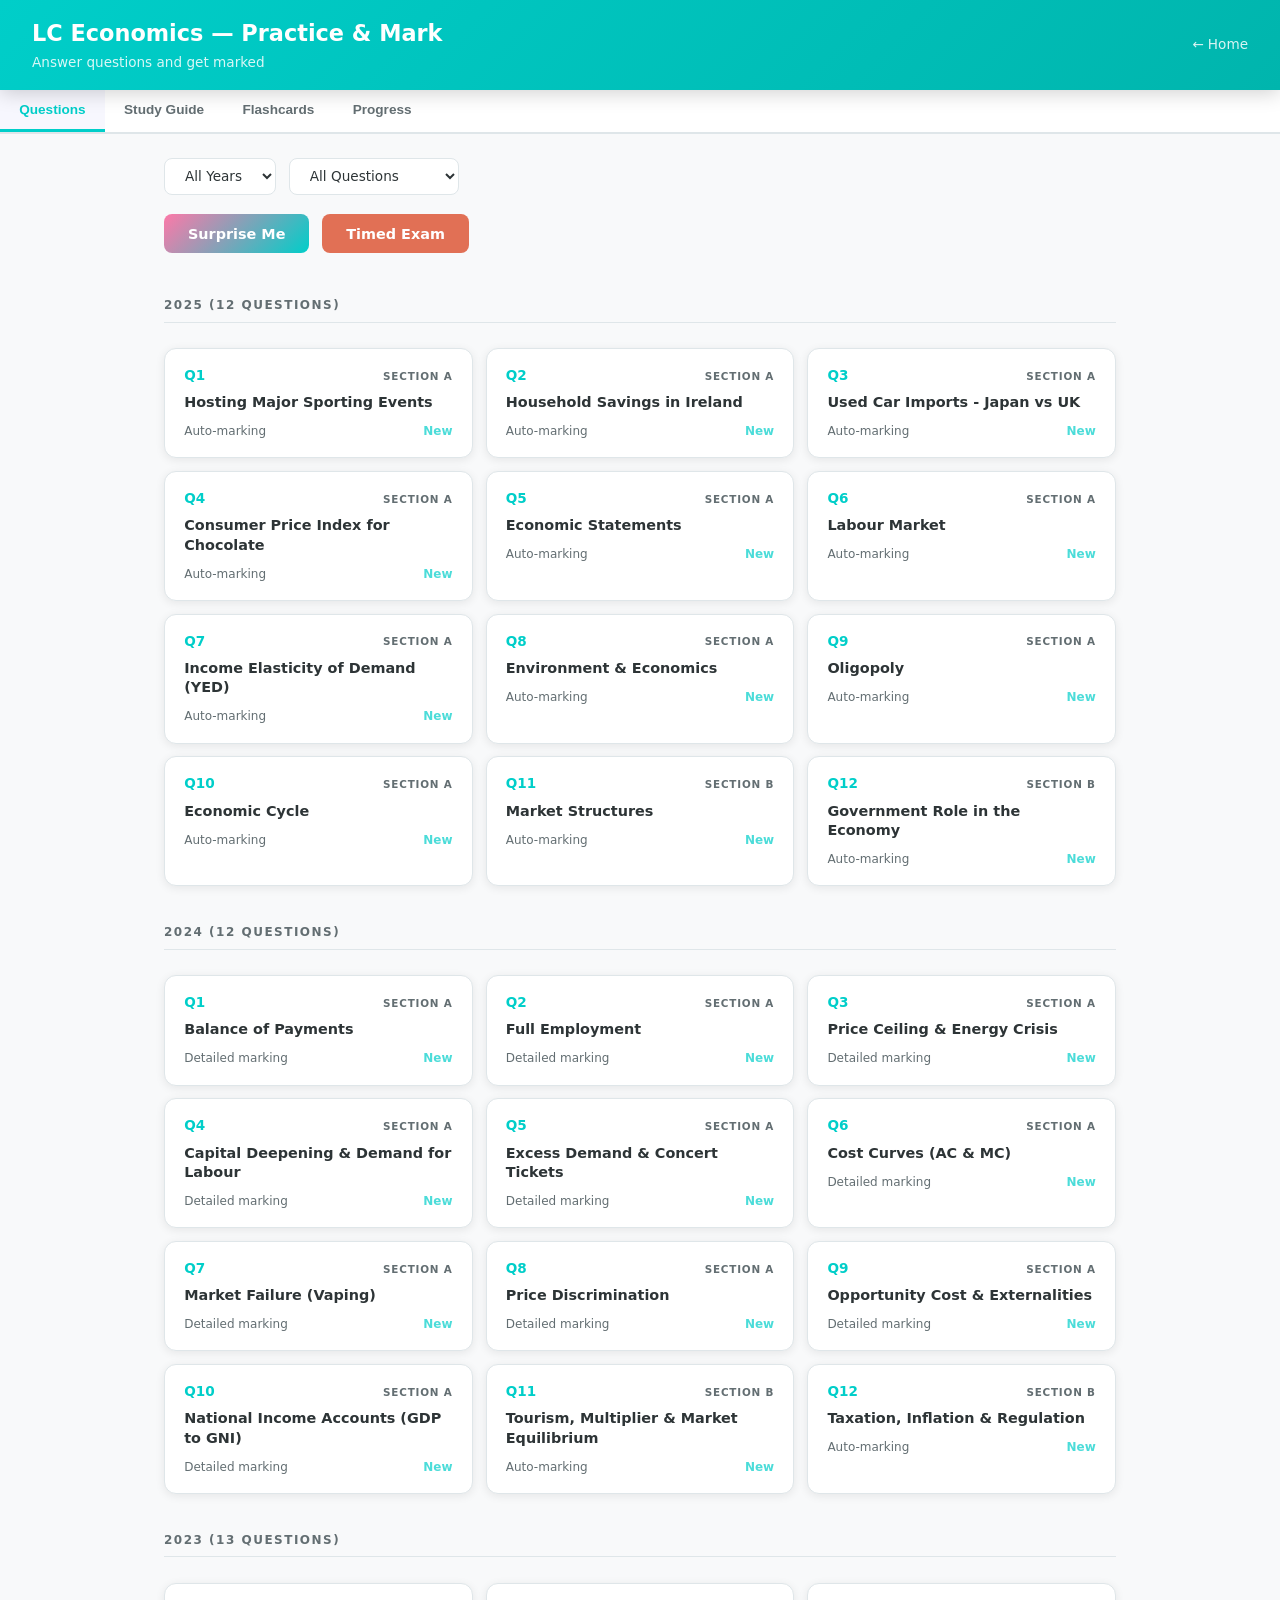
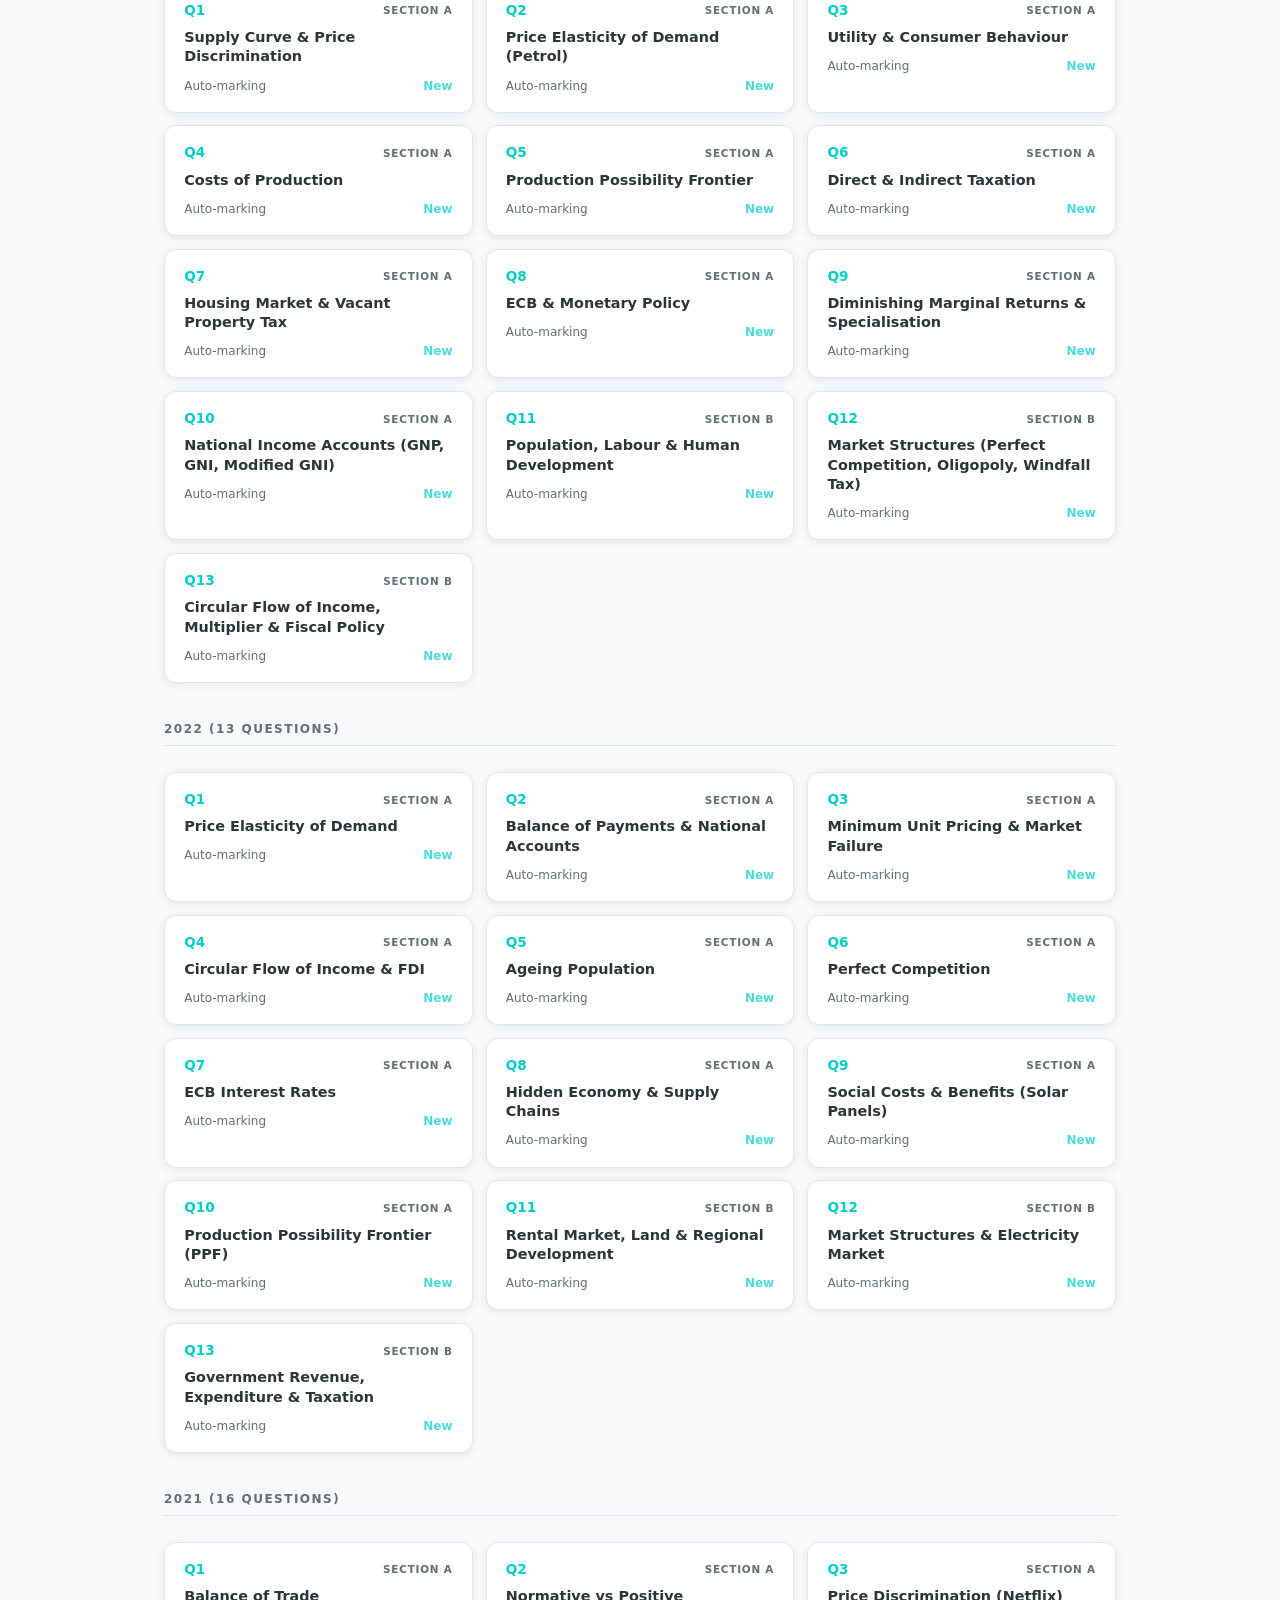
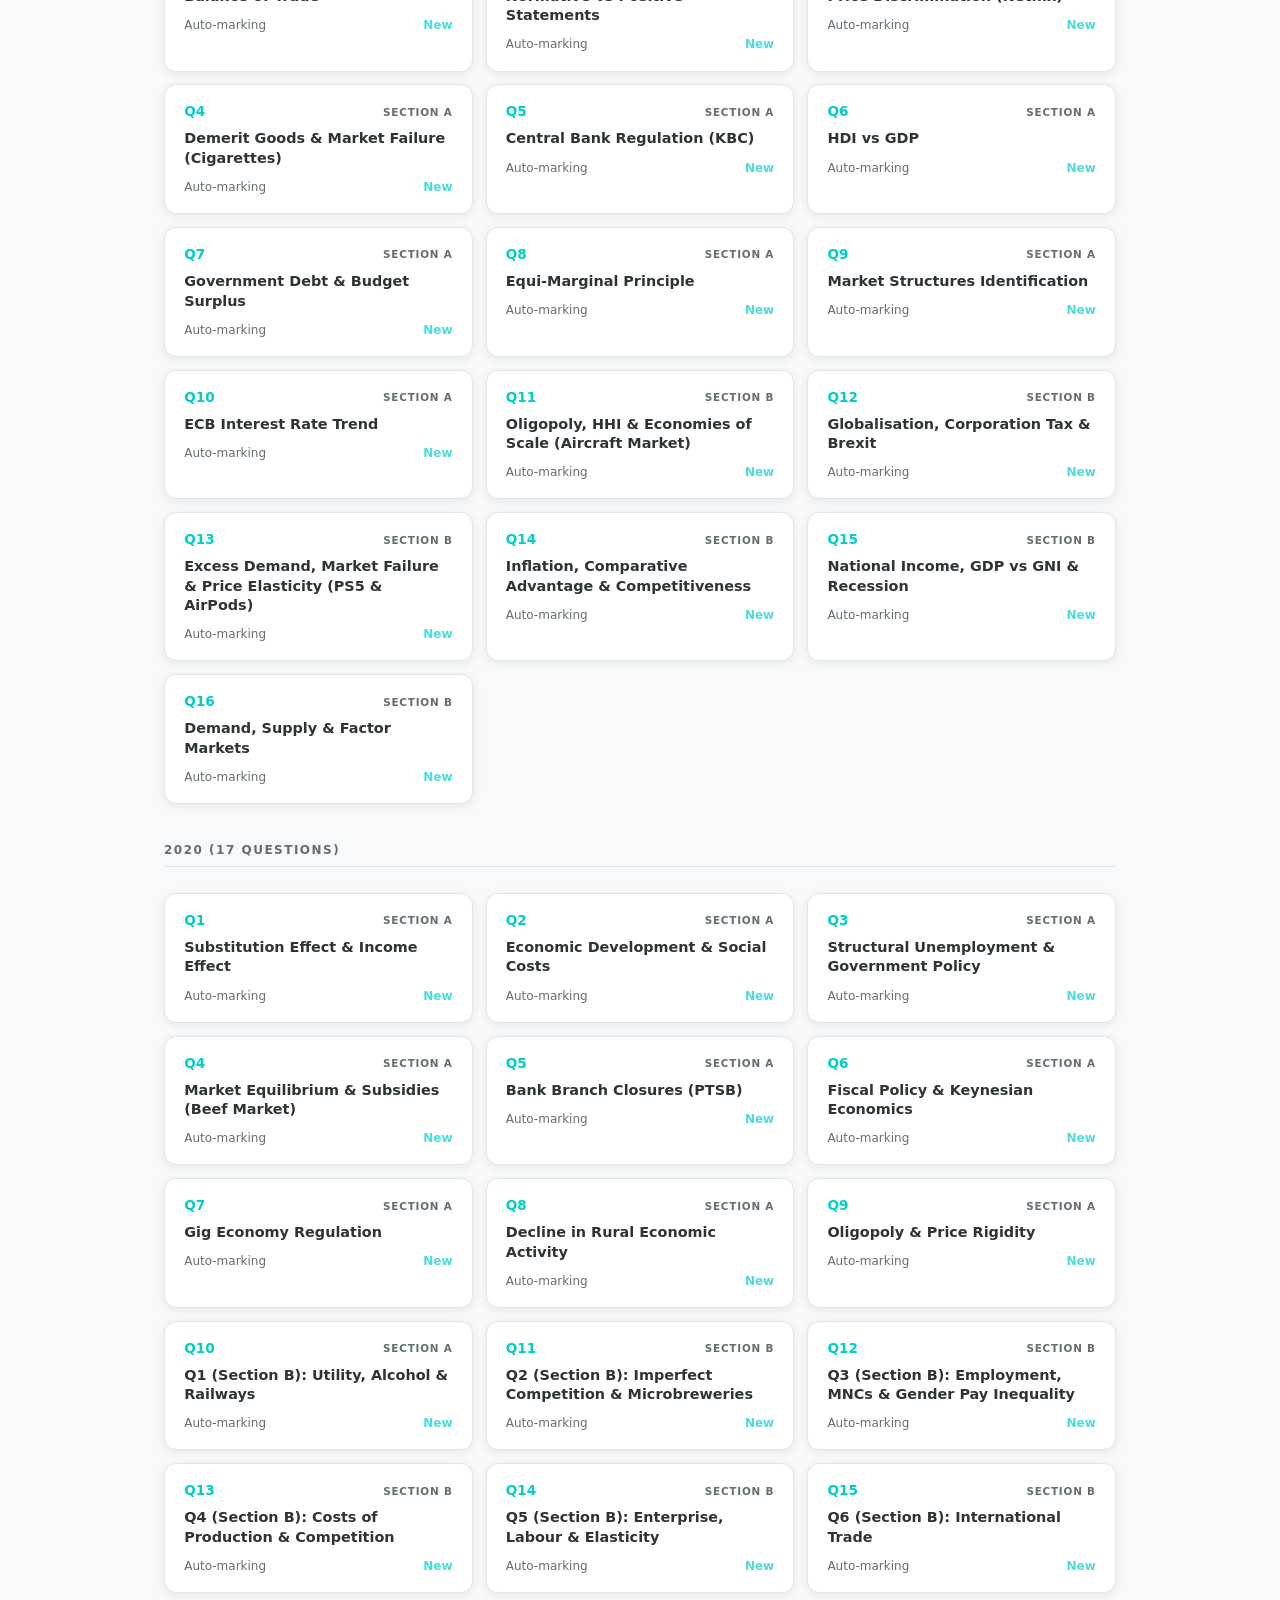
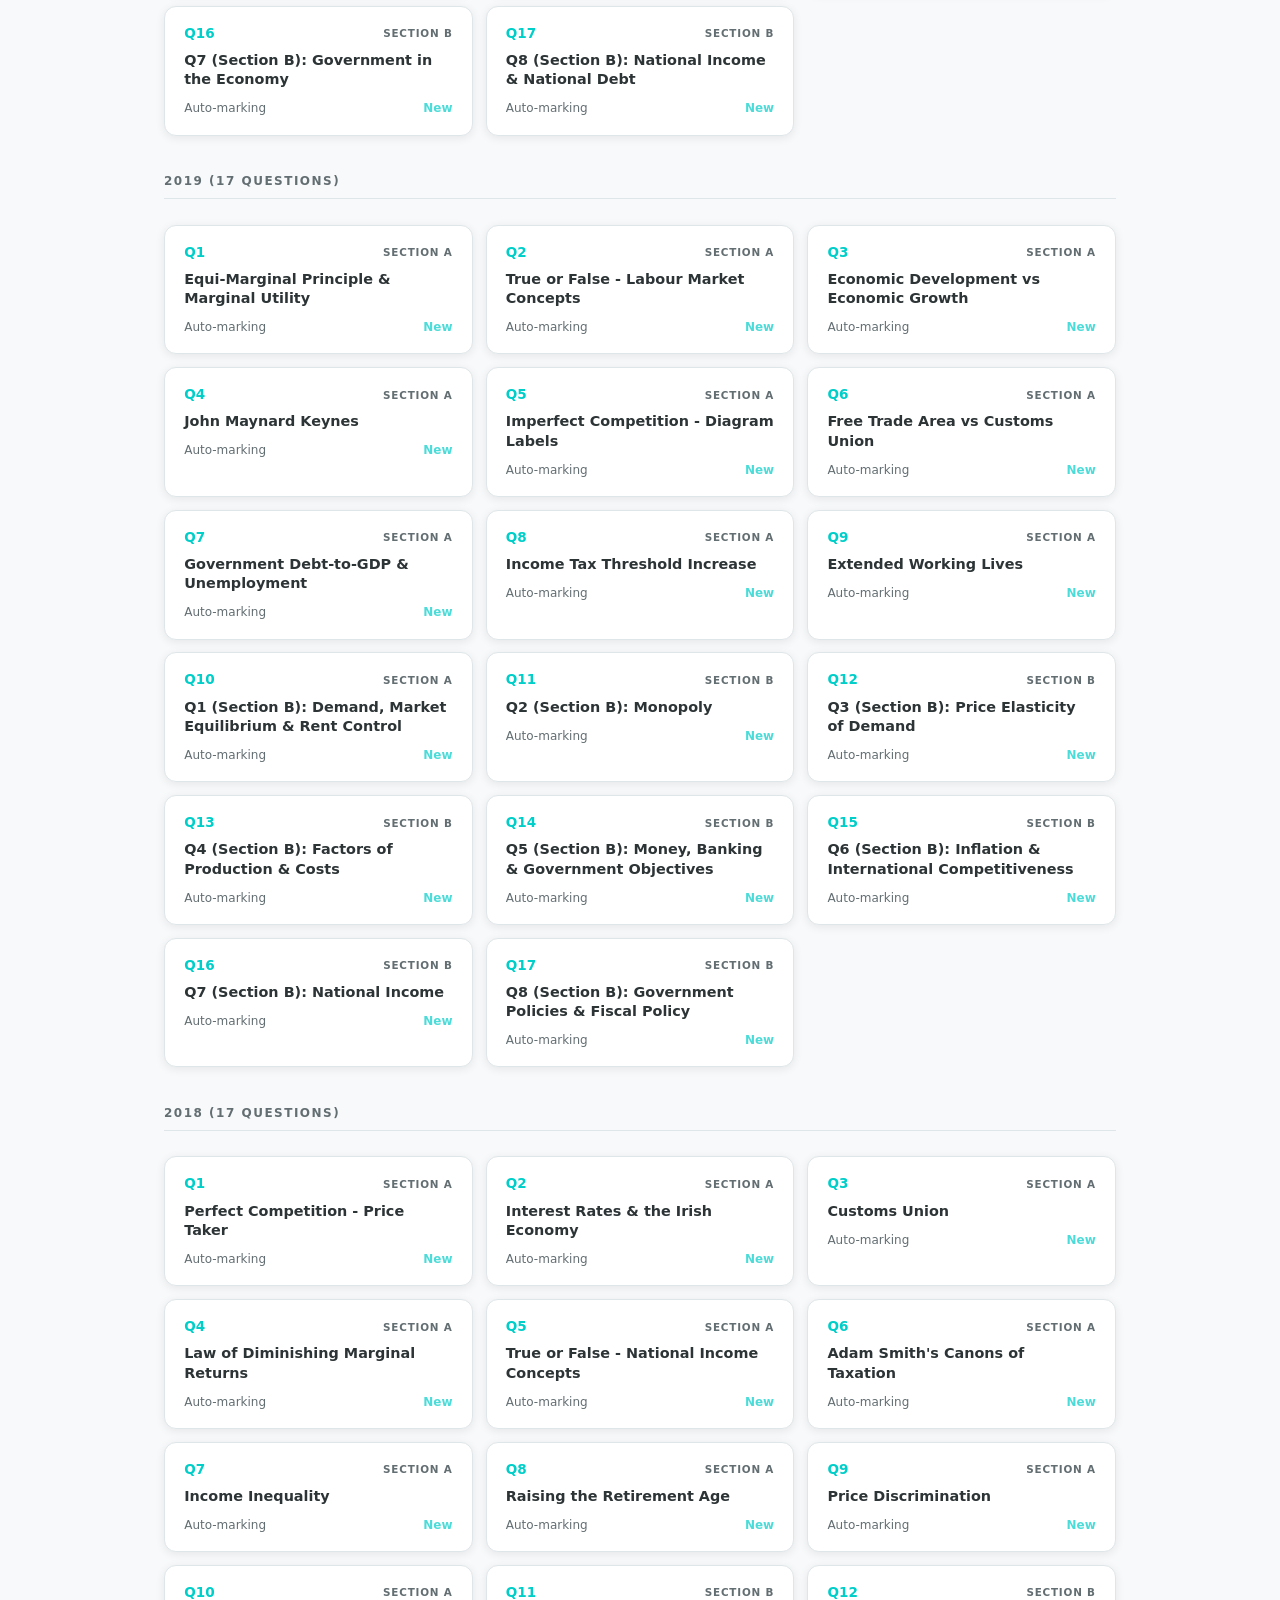
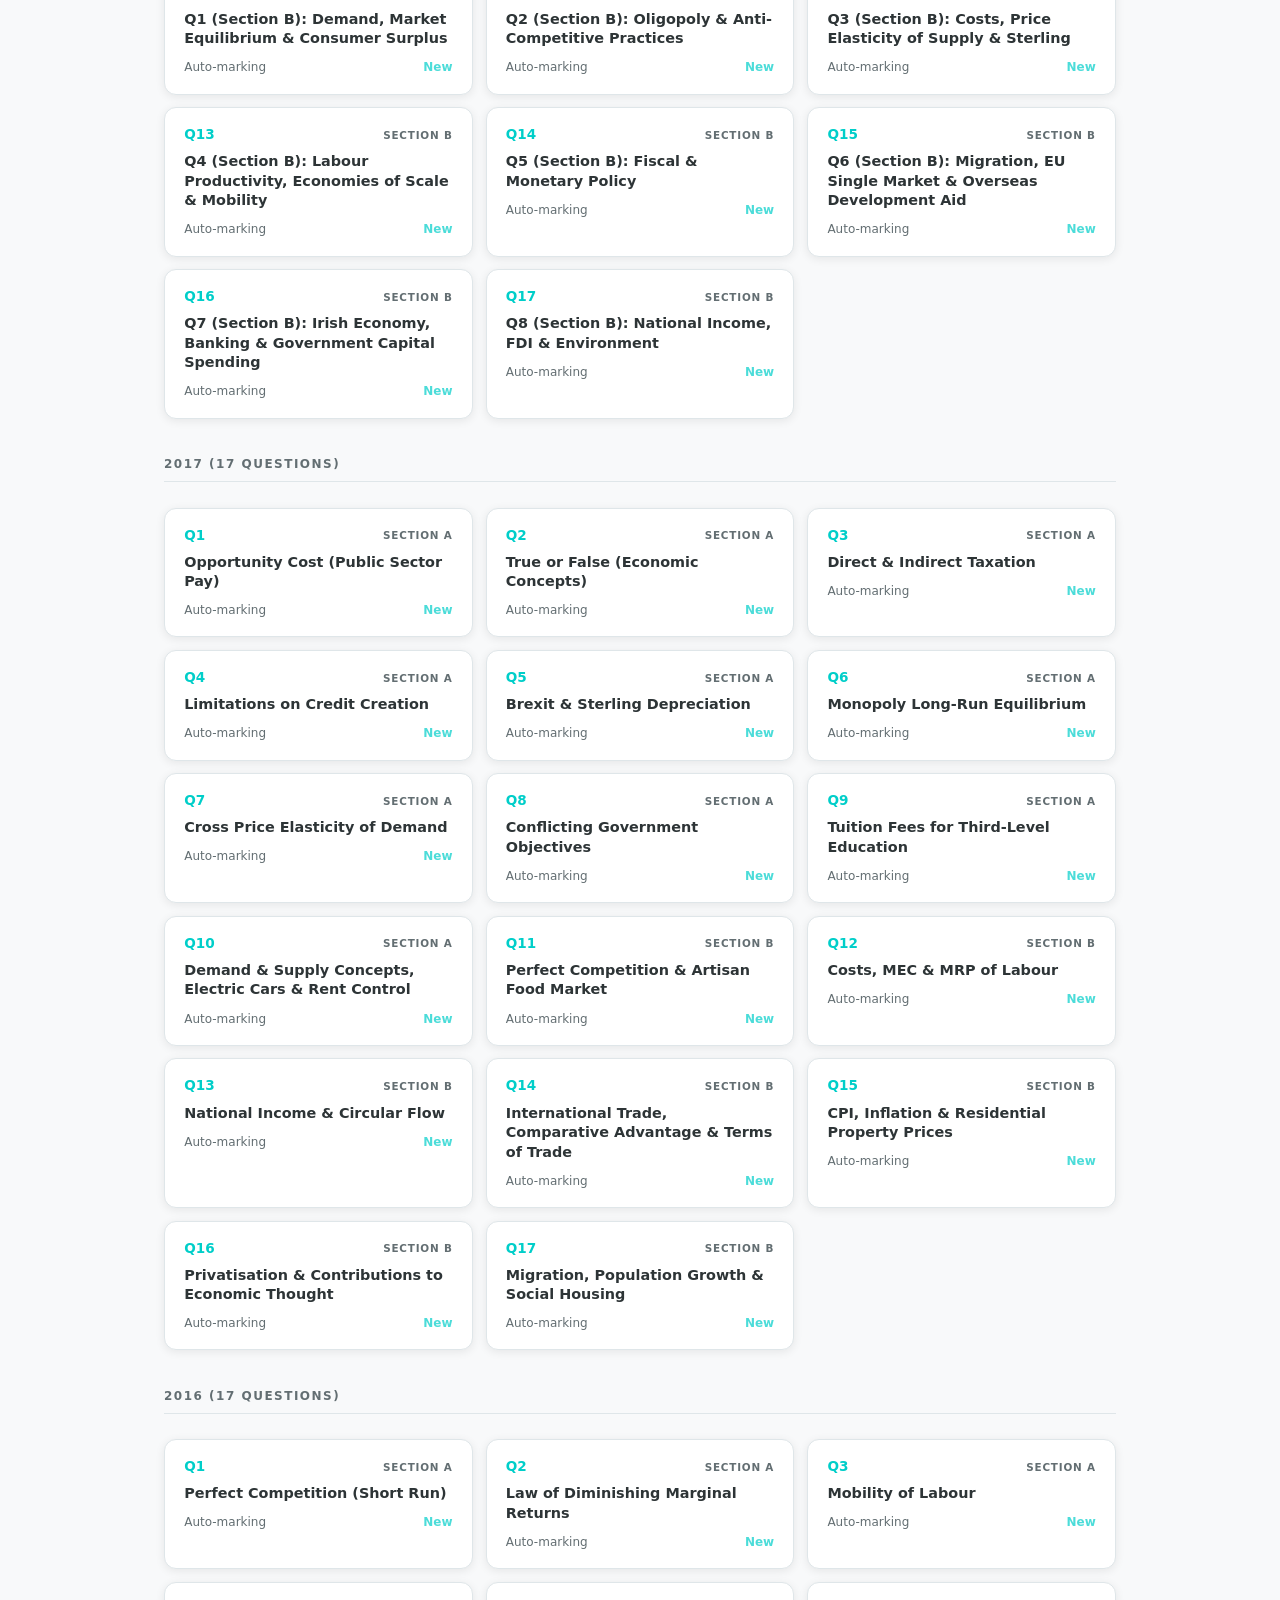
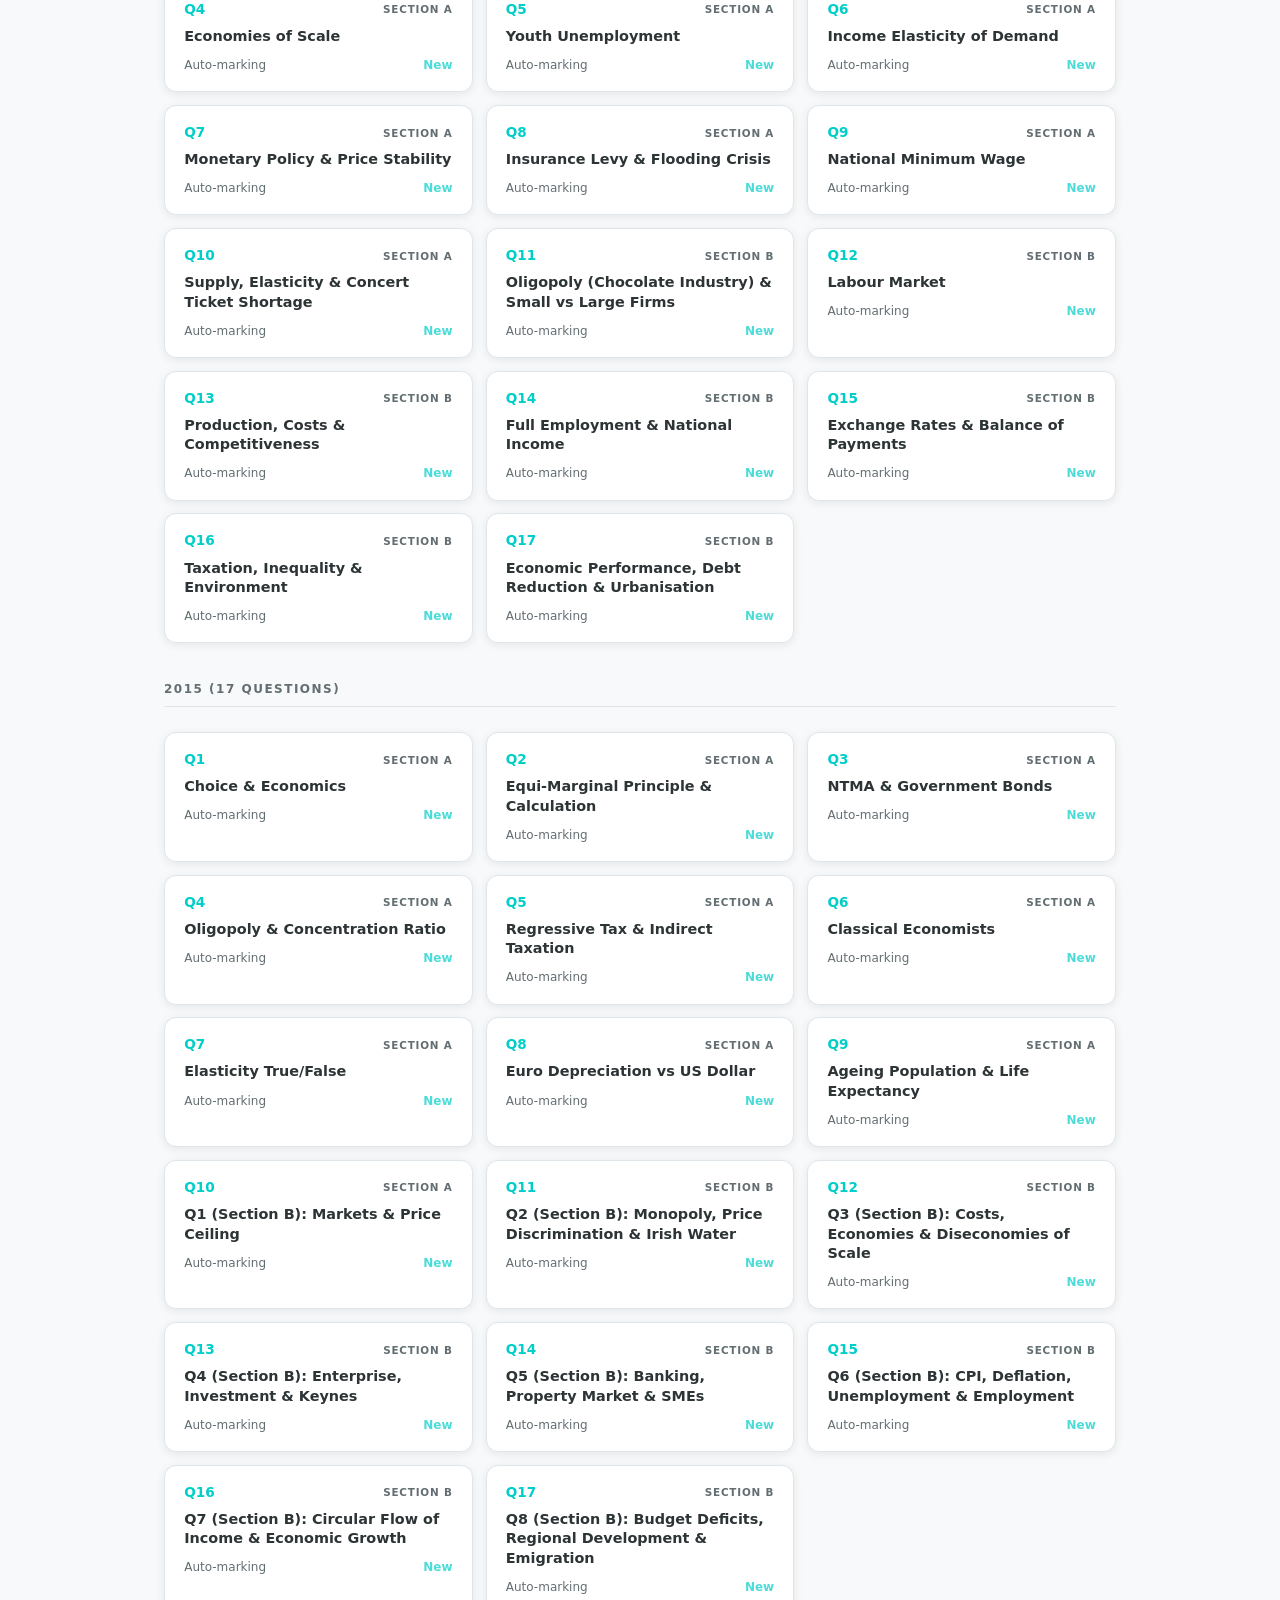
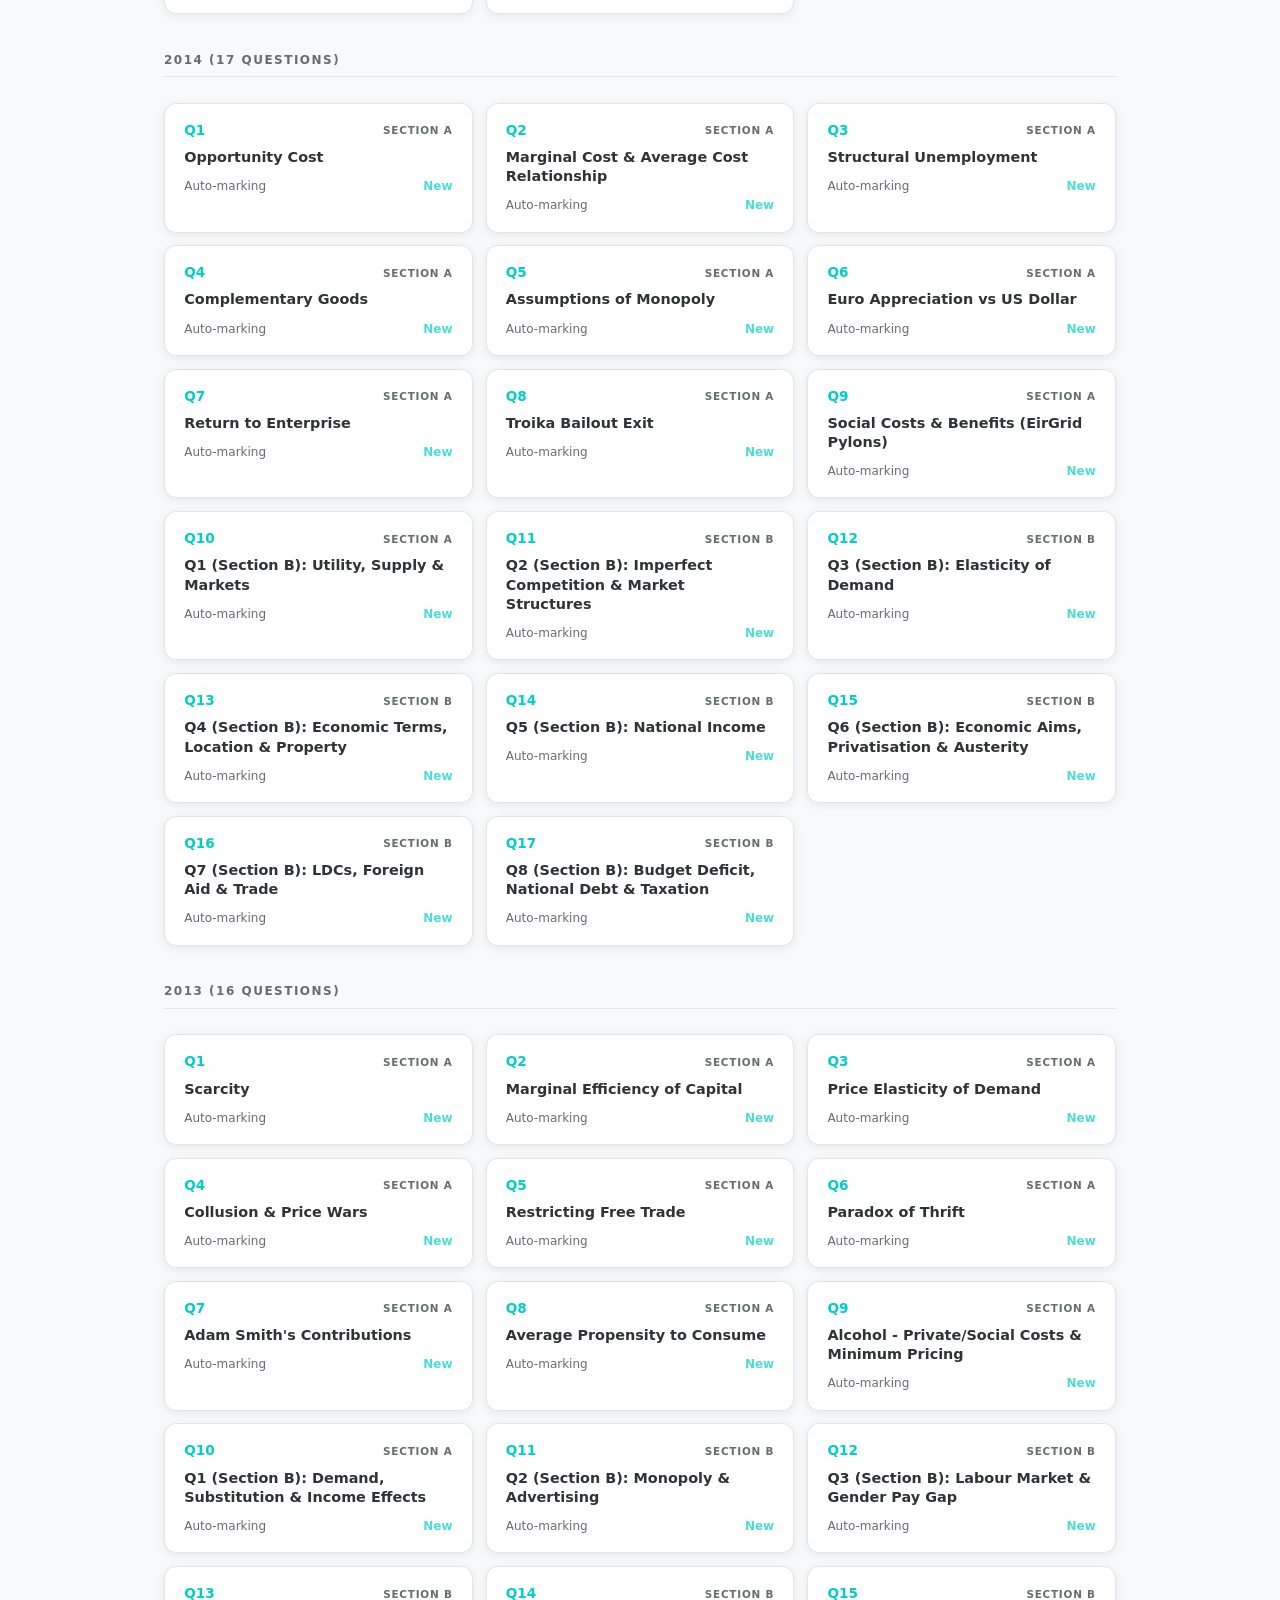
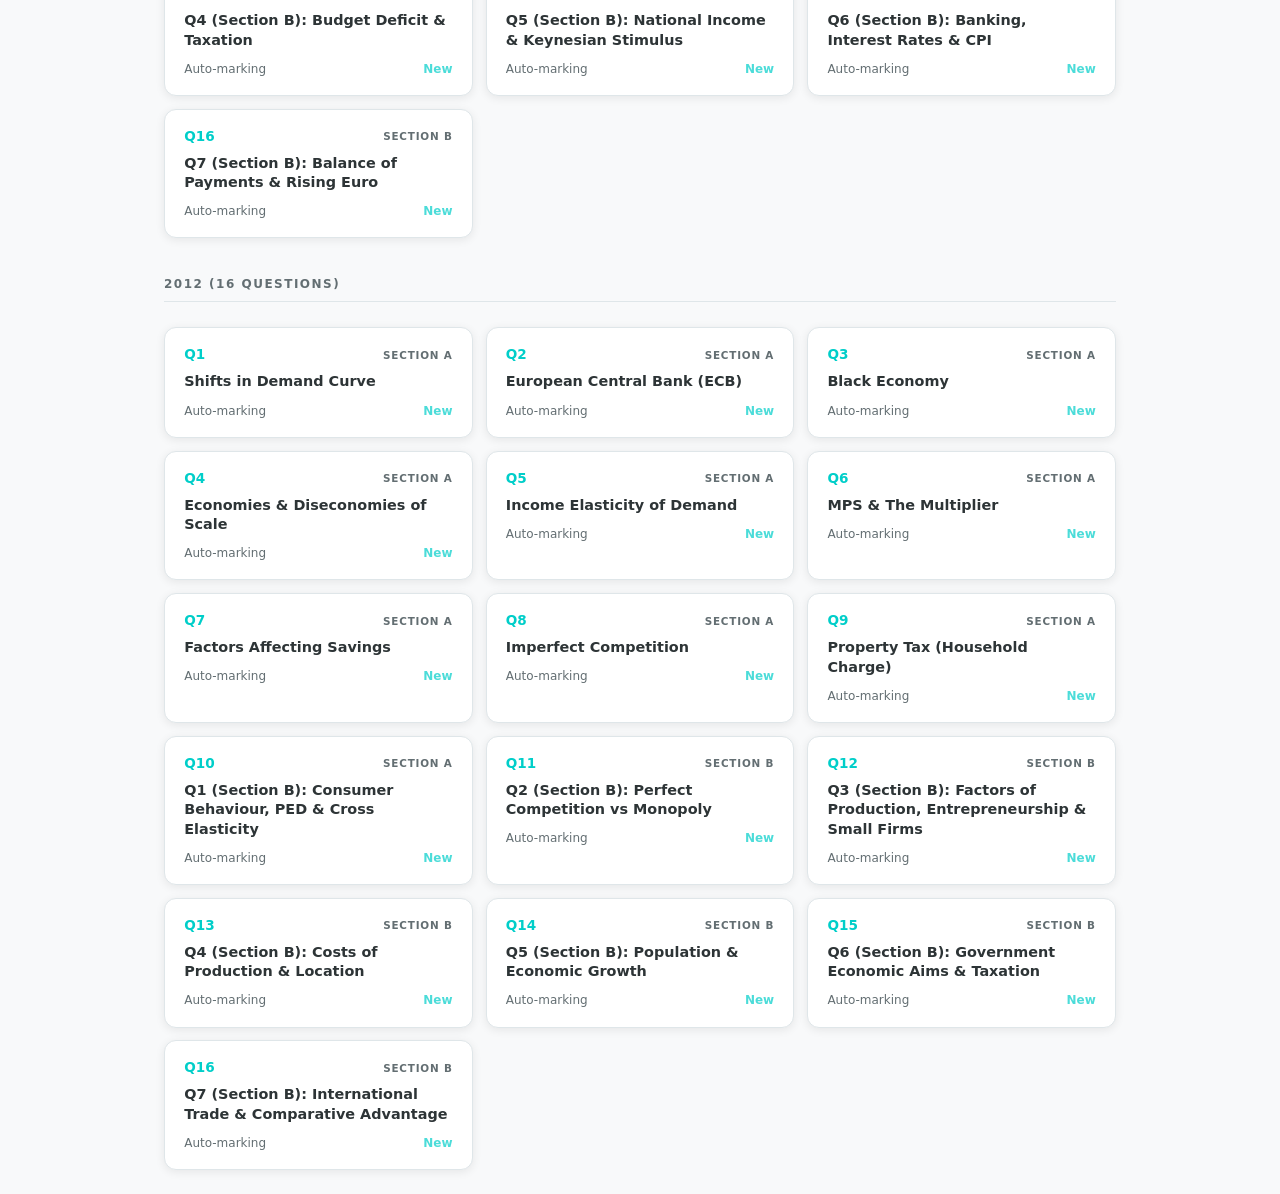
<file: economics-practice.html>
<!DOCTYPE html>
<html lang="en">
<head>
<meta charset="UTF-8">
<meta name="viewport" content="width=device-width, initial-scale=1.0">
<title>LC Economics — Practice & Mark</title>
<link rel="stylesheet" href="css/shared.css">
<style>
/* Practice-specific styles using shared theme variables */
.filters{display:flex;gap:0.8rem;margin-bottom:1.2rem;flex-wrap:wrap}
.filters select{background:var(--card);border:1px solid var(--border);color:var(--text);padding:0.55rem 1rem;border-radius:8px;font-size:0.85rem;font-family:inherit;cursor:pointer}
.filters select:focus{outline:none;border-color:var(--primary)}

.year-header{font-size:0.75rem;text-transform:uppercase;letter-spacing:1.5px;color:var(--text-light);font-weight:700;margin:1.5rem 0 0.8rem;padding-bottom:0.4rem;border-bottom:1px solid var(--border);grid-column:1/-1}
.q-grid{display:grid;grid-template-columns:repeat(auto-fill,minmax(240px,1fr));gap:0.8rem}
.q-card{background:var(--card);border:1px solid var(--border);border-radius:var(--radius);padding:1rem 1.2rem;cursor:pointer;transition:all 0.25s;box-shadow:var(--shadow)}
.q-card:hover{border-color:var(--primary);transform:translateY(-2px);box-shadow:0 4px 20px rgba(0,0,0,0.1)}
.q-card.done-good{border-left:3px solid var(--success)}
.q-card.done-ok{border-left:3px solid var(--warning)}
.q-card.done-low{border-left:3px solid var(--danger)}
.q-top{display:flex;justify-content:space-between;align-items:center;margin-bottom:0.4rem}
.q-num{font-weight:800;color:var(--primary);font-size:0.85rem}
.q-sec{font-size:0.65rem;color:var(--text-light);text-transform:uppercase;letter-spacing:0.8px;font-weight:600}
.q-title{font-weight:600;font-size:0.9rem;line-height:1.35;margin-bottom:0.6rem}
.q-bot{display:flex;justify-content:space-between;align-items:center;font-size:0.75rem}
.q-type{color:var(--text-light)}
.q-best{color:var(--success);font-weight:700}
.q-new{color:var(--primary);font-weight:600;opacity:0.7}
.q-attempts{color:var(--text-light);font-size:0.7rem;margin-left:0.5rem}

.prac-head{display:flex;align-items:center;gap:1rem;margin-bottom:1.5rem}
.prac-head .back{background:var(--card);border:1px solid var(--border);color:var(--text-light);padding:0.5rem 1rem;border-radius:8px;cursor:pointer;font-size:0.85rem;font-family:inherit}
.prac-head .back:hover{border-color:var(--primary);color:var(--text)}
.prac-head .title{font-weight:700;font-size:1.05rem;color:var(--primary)}

.ans-part{background:var(--card);border:1px solid var(--border);border-radius:var(--radius);padding:1.2rem 1.4rem;margin-bottom:0.8rem;box-shadow:var(--shadow)}
.ans-part-label{display:flex;justify-content:space-between;align-items:center;margin-bottom:0.6rem}
.ans-part-label .part-tag{font-weight:800;color:var(--primary);font-size:0.9rem}
.ans-part-label .part-wc{font-size:0.78rem;color:var(--text-light)}
.ans-part-q{font-size:0.88rem;color:var(--text-light);line-height:1.6;margin-bottom:0.7rem}
.ans-part textarea{width:100%;background:var(--bg);border:1px solid var(--border);color:var(--text);padding:0.8rem 1rem;border-radius:8px;font-size:0.92rem;font-family:inherit;line-height:1.7;resize:vertical;min-height:100px}
.ans-part textarea:focus{outline:none;border-color:var(--primary);box-shadow:0 0 0 3px rgba(0,184,148,0.15)}
.or-divider{display:flex;align-items:center;gap:0.8rem;margin:0.3rem 0;padding:0.4rem 0}
.or-divider .or-line{flex:1;height:1px;background:var(--border)}
.or-divider .or-text{font-size:0.75rem;font-weight:700;color:var(--warning);text-transform:uppercase;letter-spacing:1px}

.ans-actions{margin-top:1rem;display:flex;gap:0.8rem}
.btn-mark{flex:1;padding:0.85rem;background:linear-gradient(135deg,var(--primary),var(--primary-dark));color:#fff;border:none;border-radius:8px;font-weight:700;font-size:1rem;cursor:pointer;font-family:inherit}
.btn-mark:hover{opacity:0.9}
.btn-clear{padding:0.85rem 1.5rem;background:var(--card);border:1px solid var(--border);color:var(--text-light);border-radius:8px;cursor:pointer;font-weight:600;font-family:inherit}

.results{background:var(--card);border:1px solid var(--border);border-radius:var(--radius);padding:1.5rem;margin-top:1.5rem;box-shadow:var(--shadow)}
.score-block{text-align:center;padding:1.5rem 0;margin-bottom:1rem}
.score-pct{font-size:3.5rem;font-weight:900;line-height:1}
.score-marks{font-size:1rem;color:var(--text-light);margin-top:0.4rem}
.score-label{font-size:0.8rem;color:var(--text-light);text-transform:uppercase;letter-spacing:1px;font-weight:600;margin-top:0.4rem}
.score-good .score-pct{color:var(--success)}.score-ok .score-pct{color:var(--warning)}.score-low .score-pct{color:var(--danger)}

.result-warn{background:#fff3cd;border:1px solid var(--warning);color:#856404;padding:0.7rem 1rem;border-radius:8px;font-size:0.85rem;margin-bottom:1rem}
.pts-head{font-size:0.85rem;font-weight:700;color:var(--text-light);margin-bottom:0.8rem;text-transform:uppercase;letter-spacing:0.5px}
.pt-row{display:flex;gap:0.8rem;padding:0.75rem 0.9rem;border-radius:8px;margin-bottom:0.4rem;align-items:flex-start}
.pt-hit{background:#d4edda;border:1px solid rgba(0,184,148,0.3)}
.pt-miss{background:#ffeaea;border:1px solid rgba(225,112,85,0.3)}
.pt-icon{font-size:1rem;font-weight:700;min-width:22px;text-align:center}
.pt-hit .pt-icon{color:var(--success)}.pt-miss .pt-icon{color:var(--danger)}
.pt-desc{font-weight:600;font-size:0.88rem;display:flex;justify-content:space-between}
.pt-m{color:var(--text-light);font-weight:400;font-size:0.78rem;margin-left:0.5rem}
.pt-fb{font-size:0.82rem;color:var(--text-light);line-height:1.5}

.auto-note{background:rgba(108,92,231,0.06);border:1px solid rgba(108,92,231,0.2);padding:0.8rem 1rem;border-radius:8px;font-size:0.85rem;color:var(--text-light);margin:1rem 0}
.auto-note strong{color:var(--primary)}
.missed-terms{display:flex;flex-wrap:wrap;gap:0.4rem;margin-top:0.5rem}
.missed-term{background:var(--border);padding:2px 8px;border-radius:4px;font-size:0.78rem}

.model-section{margin-top:1.5rem}
.btn-reveal{width:100%;padding:0.8rem;background:var(--bg);border:1px solid var(--border);color:var(--text-light);border-radius:8px;cursor:pointer;font-weight:600;font-size:0.9rem;font-family:inherit}
.btn-reveal:hover{border-color:var(--primary)}
.model-box{background:var(--bg);border:1px solid var(--border);border-radius:8px;padding:1.2rem;margin-top:0.5rem}
.model-box h3{color:var(--primary);font-size:0.9rem;margin-bottom:0.8rem}
.model-box p,.model-box .a-part,.model-box .a-bullet{font-size:0.88rem;line-height:1.7;color:var(--text-light);margin-bottom:0.2rem}
.model-box .a-part{color:var(--primary);margin-top:0.6rem;font-weight:600}

.res-actions{display:flex;gap:0.8rem;margin-top:1.5rem}
.btn-retry,.btn-back{flex:1;padding:0.8rem;border-radius:8px;font-weight:700;cursor:pointer;border:none;font-size:0.9rem;font-family:inherit}
.btn-retry{background:var(--primary);color:#fff}.btn-retry:hover{opacity:0.9}
.btn-back{background:var(--bg);border:1px solid var(--border);color:var(--text-light)}

.stats-row{display:grid;grid-template-columns:repeat(4,1fr);gap:0.8rem;margin-bottom:1.5rem}
.stat-box{background:var(--card);border:1px solid var(--border);border-radius:var(--radius);padding:1rem;text-align:center;box-shadow:var(--shadow)}
.stat-val{font-size:1.6rem;font-weight:800;color:var(--primary);line-height:1}
.stat-lbl{font-size:0.65rem;color:var(--text-light);text-transform:uppercase;letter-spacing:0.8px;font-weight:600;margin-top:0.3rem}

.hist-row{display:flex;justify-content:space-between;align-items:center;padding:0.8rem 1rem;background:var(--card);border:1px solid var(--border);border-radius:8px;margin-bottom:0.4rem;cursor:pointer;box-shadow:var(--shadow)}
.hist-row:hover{border-color:var(--primary)}
.hist-q{font-weight:700;font-size:0.9rem}
.hist-topic{font-size:0.78rem;color:var(--text-light)}
.hist-date{font-size:0.72rem;color:var(--text-light)}
.hist-score{font-weight:800;font-size:1.1rem}
.empty{text-align:center;color:var(--text-light);padding:3rem 1rem;font-size:0.95rem}
.improve{display:inline-flex;align-items:center;gap:3px;font-size:0.72rem;font-weight:700;margin-left:0.5rem;padding:1px 6px;border-radius:4px}
.improve.up{color:var(--success);background:rgba(0,184,148,0.1)}
.improve.down{color:var(--danger);background:rgba(225,112,85,0.1)}

.view{display:none}.view.active{display:block}
@media(max-width:640px){.q-grid{grid-template-columns:1fr}.stats-row{grid-template-columns:repeat(2,1fr)}.filters{flex-direction:column}}
</style>
</head>
<body class="subject-economics">
<header class="app-header">
<div><h1>LC Economics — Practice & Mark</h1><p>Answer questions and get marked</p></div>
<a href="index.html" class="home-link">&#8592; Home</a>
</header>

<nav>
<button class="active" onclick="App.showView('browse')">Questions</button>
<button onclick="App.showView('study')">Study Guide</button>
<button onclick="App.showView('flashcards')">Flashcards</button>
<button onclick="App.showView('history')">Progress</button>
</nav>

<div id="view-browse" class="view active tab-content" style="display:block">
  <div class="filters">
    <select id="yearFilter" onchange="App.renderQuestions()">
      <option value="all">All Years</option>
      <option value="2025">2025</option><option value="2024">2024</option><option value="2023">2023</option><option value="2022">2022</option>
      <option value="2021">2021</option><option value="2020">2020</option><option value="2019">2019</option><option value="2018">2018</option>
      <option value="2017">2017</option><option value="2016">2016</option><option value="2015">2015</option><option value="2014">2014</option>
      <option value="2013">2013</option><option value="2012">2012</option>
    </select>
    <select id="sectionFilter" onchange="App.renderQuestions()">
      <option value="all">All Questions</option>
      <option value="A">Section A (Short)</option>
      <option value="B">Section B (Long)</option>
    </select>
  </div>
  <div class="action-bar">
    <button class="btn-surprise" onclick="PracticeFeatures.surpriseMe(App.walkthroughs, App.startPractice.bind(App))">Surprise Me</button>
    <button class="btn-timed" onclick="App.startTimedExam()">Timed Exam</button>
  </div>
  <div id="questionGrid" class="q-grid"></div>
</div>

<div id="view-practice" class="view tab-content">
  <div class="prac-head">
    <button class="back" onclick="App.backFromPractice()">&larr; Back</button>
    <span class="title" id="pracTitle"></span>
  </div>
  <div class="card" id="pracQuestion"></div>
  <div id="answerArea"></div>
  <div id="resultsSection" style="display:none"></div>
</div>

<div id="examTimer" class="exam-timer"><span class="timer-time">0:00</span><span class="timer-q"></span></div>

<div id="view-flashcards" class="view tab-content">
  <div class="fc-topic-filter" id="fcFilter"></div>
  <div class="flashcard-container" id="fcContainer">
    <div class="flashcard" onclick="if(window.fcEngine)fcEngine.flip()">
      <div class="flashcard-face flashcard-front"><h3>TOPIC</h3><p>Loading flashcards...</p></div>
      <div class="flashcard-face flashcard-back"><p>Loading...</p></div>
    </div>
  </div>
  <div class="fc-controls" id="fcControls">
    <button class="fc-prev" onclick="if(window.fcEngine)fcEngine.prev()">Prev</button>
    <span class="fc-counter" id="fcCounter">0 / 0</span>
    <button class="fc-next" onclick="if(window.fcEngine)fcEngine.next()">Next</button>
    <button class="fc-prev" onclick="if(window.fcEngine)fcEngine.shuffle()">Shuffle</button>
  </div>
</div>

<div id="view-study" class="view tab-content">
  <div id="studyGuideContent"></div>
</div>

<div id="view-history" class="view tab-content">
  <div id="dailyPractice"></div>
  <div class="stats-row">
    <div class="stat-box"><div class="stat-val" id="hTotal">0</div><div class="stat-lbl">Attempts</div></div>
    <div class="stat-box"><div class="stat-val" id="hAvg">-</div><div class="stat-lbl">Avg Score</div></div>
    <div class="stat-box"><div class="stat-val" id="hBest">-</div><div class="stat-lbl">Best Score</div></div>
    <div class="stat-box"><div class="stat-val" id="hQs">0</div><div class="stat-lbl">Questions</div></div>
  </div>
  <div id="weakTopics"></div>
  <div id="historyList"></div>
</div>

<script src="js/shared.js"></script>
<script src="js/economics_walkthroughs.js"></script>
<script src="js/marking-engine.js"></script>
<script src="js/economics_practice_data.js"></script>
<script src="js/economics_study.js"></script>
<script src="js/flashcards_economics.js"></script>
<script src="js/study-guide.js"></script>
<script src="js/practice-features.js"></script>
<script>


const App = {
  currentQ: null,
  currentParts: null,
  subject: 'economics',
  walkthroughs: typeof WALKTHROUGHS_ECONOMICS !== 'undefined' ? WALKTHROUGHS_ECONOMICS : {},
  marking: ECON_MARKING,
  storageKey: 'lcs_econ_practice',

  init() {
    this.renderQuestions();
    this.renderHistory();
  },

  escH(s) { return String(s).replace(/&/g,'&amp;').replace(/</g,'&lt;').replace(/>/g,'&gt;'); },

  getAllYears() {
    return Object.keys(this.walkthroughs).sort().reverse();
  },

  getEntriesForYear(year) {
    if (!this.walkthroughs[year]) return [];
    return this.walkthroughs[year].filter(e => e.q && !e.q.startsWith('Section ') && !e.q.startsWith('Key concepts'));
  },

  getSectionForNum(num) {
    if (num <= 10) return 'A';
    
    return 'B';
  },

  renderQuestions() {
    const grid = document.getElementById('questionGrid');
    const yf = document.getElementById('yearFilter').value;
    const sf = document.getElementById('sectionFilter').value;
    const h = this.getHistory();
    let html = '';
    const years = yf === 'all' ? this.getAllYears() : [yf];

    for (const year of years) {
      const entries = this.getEntriesForYear(year);
      if (!entries || entries.length === 0) continue;

      const filtered = entries.filter(e => {
        const sec = this.getSectionForNum(e.num);
        return sf === 'all' || sf === sec;
      });

      if (filtered.length === 0) continue;
      html += '<div class="year-header">' + year + ' (' + filtered.length + ' questions)</div>';

      for (const entry of filtered) {
        const qKey = year + '_' + entry.num;
        const best = h.best[qKey];
        const hasMarking = this.marking[year] && this.marking[year][entry.num];
        const sec = this.getSectionForNum(entry.num);
        let cls = '', statusHtml = '<span class="q-new">New</span>';
        if (best) {
          cls = best.pct >= 70 ? 'done-good' : best.pct >= 40 ? 'done-ok' : 'done-low';
          statusHtml = '<span class="q-best">' + best.pct + '%</span><span class="q-attempts">(' + (best.attempts||1) + ' tries)</span>';
        }
        const topicName = this.escH(entry.label.replace(/^Q\d+[A-Za-z]*:\s*/, ''));

        html += '<div class="q-card ' + cls + '" onclick="App.startPractice(\'' + year + '\',' + entry.num + ')">' +
          '<div class="q-top"><span class="q-num">Q' + entry.num + '</span><span class="q-sec">Section ' + sec + '</span></div>' +
          '<div class="q-title">' + topicName + '</div>' +
          '<div class="q-bot"><span class="q-type">' + (hasMarking ? 'Detailed marking' : 'Auto-marking') + '</span>' + statusHtml + '</div></div>';
      }
    }
    if (!html) html = '<div class="empty">No questions match your filters.</div>';
    grid.innerHTML = html;
  },

  extractParts(text) {
    const lines = text.replace(/\\n/g, '\n').split('\n');
    const parts = [];
    let current = null, nextIsOr = false;
    for (const line of lines) {
      const t = line.trim();
      if (!t) continue;
      const partMatch = t.match(/^\(([a-z])\)/i) || t.match(/^\(([ivx]+)\)/i);
      if (partMatch) {
        if (current) parts.push(current);
        current = { label: '(' + partMatch[1] + ')', text: t, isOr: nextIsOr };
        nextIsOr = false;
      } else if (/^OR$/i.test(t)) { nextIsOr = true; }
      else if (/^Answer\s+\([a-z]\)\s+or\s+\([a-z]\)/i.test(t)) { nextIsOr = true; }
      else if (current && !current.isPreamble) { current.text += '\n' + t; }
      else { if (current) parts.push(current); current = { label: '', text: t, isOr: false, isPreamble: true }; }
    }
    if (current) parts.push(current);
    if (parts.filter(p => p.label).length < 2) return null;
    return parts;
  },

  renderAnswerArea(questionText) {
    const area = document.getElementById('answerArea');
    const parts = this.extractParts(questionText);
    if (!parts) {
      area.innerHTML = '<div class="ans-part"><div class="ans-part-label"><span class="part-tag">Your Answer</span><span class="part-wc" id="wc-single">0 words</span></div>' +
        '<textarea id="ans-single" placeholder="Type your answer here..." rows="10" oninput="App.updateWc(\'single\')"></textarea></div>' +
        '<div class="ans-actions"><button class="btn-mark" onclick="App.markAnswer()">Mark My Answer</button><button class="btn-clear" onclick="App.clearAnswer()">Clear</button></div>';
      this.currentParts = null; return;
    }
    let html = '';
    const answerParts = [];
    for (const part of parts) {
      if (part.isPreamble) continue;
      if (part.isOr) html += '<div class="or-divider"><div class="or-line"></div><span class="or-text">or — choose one</span><div class="or-line"></div></div>';
      const pid = part.label.replace(/[()]/g, '');
      answerParts.push(pid);
      html += '<div class="ans-part"><div class="ans-part-label"><span class="part-tag">Part ' + this.escH(part.label) + '</span><span class="part-wc" id="wc-' + pid + '">0 words</span></div>' +
        '<div class="ans-part-q">' + this.escH(part.text) + '</div>' +
        '<textarea id="ans-' + pid + '" placeholder="Answer part ' + this.escH(part.label) + ' here..." rows="6" oninput="App.updateWc(\'' + pid + '\')"></textarea></div>';
    }
    html += '<div class="ans-actions"><button class="btn-mark" onclick="App.markAnswer()">Mark My Answer</button><button class="btn-clear" onclick="App.clearAnswer()">Clear</button></div>';
    area.innerHTML = html;
    this.currentParts = answerParts;
  },

  updateWc(pid) {
    const ta = document.getElementById('ans-' + pid);
    const wc = ta && ta.value.trim() ? ta.value.trim().split(/\s+/).length : 0;
    const el = document.getElementById('wc-' + pid);
    if (el) el.textContent = wc + ' words';
  },

  getFullAnswer() {
    if (!this.currentParts) { const ta = document.getElementById('ans-single'); return ta ? ta.value : ''; }
    return this.currentParts.map(pid => { const ta = document.getElementById('ans-' + pid); return ta ? ta.value : ''; }).filter(v => v.trim()).join('\n\n');
  },

  startPractice(year, num) {
    const entries = this.getEntriesForYear(year);
    const entry = entries ? entries.find(e => e.num === num) : null;
    if (!entry) return;
    this.currentQ = { year, num, entry };
    document.getElementById('pracTitle').textContent = year + ' — ' + entry.label;
    document.getElementById('pracQuestion').innerHTML = this.fmtQuestion(entry.q);
    this.renderAnswerArea(entry.q);
    document.getElementById('resultsSection').style.display = 'none';
    this.showView('practice');
    const firstTa = document.querySelector('#answerArea textarea');
    if (firstTa) setTimeout(() => firstTa.focus(), 100);
  },

  markAnswer() {
    if (!this.currentQ) return;
    const answer = this.getFullAnswer();
    if (!answer.trim()) { const firstTa = document.querySelector('#answerArea textarea'); if (firstTa) firstTa.focus(); return; }
    const { year, num, entry } = this.currentQ;
    const markingData = this.marking[year] && this.marking[year][num];
    let result;
    if (markingData) { result = MarkingEngine.mark(answer, markingData); }
    else { result = MarkingEngine.autoMark(answer, entry.a, 10); }
    this.saveAttempt(year, num, entry, result);
    this.renderResults(result, entry, !!markingData);
    document.getElementById('resultsSection').style.display = 'block';
    document.getElementById('resultsSection').scrollIntoView({ behavior: 'smooth' });
  },

  clearAnswer() {
    document.querySelectorAll('#answerArea textarea').forEach(ta => { ta.value = ''; });
    document.querySelectorAll('[id^="wc-"]').forEach(el => { el.textContent = '0 words'; });
    document.getElementById('resultsSection').style.display = 'none';
    const firstTa = document.querySelector('#answerArea textarea');
    if (firstTa) firstTa.focus();
    window.scrollTo({ top: 0, behavior: 'smooth' });
  },

  renderResults(result, entry, isDetailed) {
    const sec = document.getElementById('resultsSection');
    const pctCls = result.pct >= 70 ? 'score-good' : result.pct >= 40 ? 'score-ok' : 'score-low';
    let html = '<div class="results"><div class="score-block ' + pctCls + '"><div class="score-pct">' + result.pct + '%</div>' +
      '<div class="score-marks">' + result.score + ' / ' + result.max + ' marks</div>' +
      '<div class="score-label">' + (result.pct >= 70 ? 'Great work!' : result.pct >= 40 ? 'Getting there!' : 'Review the marking points below') + '</div></div>';
    if (result.warning) html += '<div class="result-warn">' + result.warning + '</div>';
    if (result.points) {
      html += '<div class="pts-head">Marking Breakdown</div>';
      for (const pt of result.points) {
        const cls = pt.matched ? 'pt-hit' : 'pt-miss';
        const icon = pt.matched ? '&#10003;' : '&#10007;';
        html += '<div class="pt-row ' + cls + '"><span class="pt-icon">' + icon + '</span><div class="pt-detail">' +
          '<div class="pt-desc"><span>' + this.escH(pt.desc) + '</span><span class="pt-m">' + pt.marks + '/' + pt.maxMarks + '</span></div>' +
          '<div class="pt-fb">' + this.escH(pt.feedback) + '</div></div></div>';
      }
    }
    if (result.auto) {
      html += '<div class="auto-note"><strong>Auto-marked</strong> — compared against model answer. ' + result.feedback;
      if (result.missed && result.missed.length > 0) {
        html += '<div style="margin-top:0.4rem;font-size:0.8rem">Key terms you missed:</div><div class="missed-terms">' +
          result.missed.map(t => '<span class="missed-term">' + this.escH(t) + '</span>').join('') + '</div>';
      }
      html += '</div>';
    }
    html += '<div class="model-section"><button class="btn-reveal" onclick="this.nextElementSibling.style.display=\'block\';this.style.display=\'none\'">Compare with Model Answer</button>' +
      '<div style="display:none"><div id="sbsArea"></div></div></div>';
    const timedActive = typeof PracticeFeatures !== 'undefined' && PracticeFeatures.timedMode.active;
    html += '<div class="res-actions"><button class="btn-retry" onclick="App.clearAnswer()">Try Again</button>' +
      (timedActive ? '<button class="btn-retry" onclick="PracticeFeatures.nextTimedQuestion()">Next Question &rarr;</button>' : '') +
      '<button class="btn-back" onclick="App.showView(\'browse\')"' + this.fmtAnswer(entry.a) + '</div></div>';
    html += '<div class="res-actions"><button class="btn-retry" onclick="App.clearAnswer()">Try Again</button>' +
      '<button class="btn-back" onclick="App.showView(\'browse\')">All Questions</button></div></div>';
    sec.innerHTML = html;
  },

  getHistory() { return JSON.parse(localStorage.getItem(this.storageKey) || '{"attempts":[],"best":{}}'); },

  saveAttempt(year, num, entry, result) {
    const h = this.getHistory();
    const qKey = year + '_' + num;
    const topic = entry.label.replace(/^Q\d+[A-Za-z]*:\s*/, '');
    h.attempts.unshift({ key: qKey, year: year, num: num, topic: topic, score: result.score, max: result.max, pct: result.pct, date: new Date().toISOString() });
    if (h.attempts.length > 200) h.attempts = h.attempts.slice(0, 200);
    if (!h.best[qKey] || result.pct > h.best[qKey].pct) {
      h.best[qKey] = { pct: result.pct, score: result.score, max: result.max, attempts: (h.best[qKey] ? h.best[qKey].attempts : 0) + 1, topic: topic };
    } else { h.best[qKey].attempts = (h.best[qKey].attempts || 0) + 1; }
    localStorage.setItem(this.storageKey, JSON.stringify(h));
    if (typeof LCS !== 'undefined') LCS.recordStudyDay();
  },

  renderHistory() {
    const h = this.getHistory();
    const total = h.attempts.length;
    const qs = Object.keys(h.best).length;
    const avg = total > 0 ? Math.round(h.attempts.reduce((s,a) => s + a.pct, 0) / total) : 0;
    const best = total > 0 ? Math.max(...h.attempts.map(a => a.pct)) : 0;
    document.getElementById('hTotal').textContent = total;
    document.getElementById('hAvg').textContent = total > 0 ? avg + '%' : '-';
    document.getElementById('hBest').textContent = total > 0 ? best + '%' : '-';
    document.getElementById('hQs').textContent = qs;
    const list = document.getElementById('historyList');
    if (total === 0) { list.innerHTML = '<div class="empty">No attempts yet.<br>Pick a question and start practising!</div>'; return; }
    let html = '';
    const seen = {};
    for (const a of h.attempts.slice(0, 30)) {
      const date = new Date(a.date);
      const dateStr = date.toLocaleDateString('en-IE', { day: 'numeric', month: 'short' });
      const timeStr = date.toLocaleTimeString('en-IE', { hour: '2-digit', minute: '2-digit' });
      const pctCls = a.pct >= 70 ? 'score-good' : a.pct >= 40 ? 'score-ok' : 'score-low';
      let improveHtml = '';
      if (!seen[a.key]) {
        const prevAttempts = h.attempts.filter(x => x.key === a.key && x.date < a.date);
        if (prevAttempts.length > 0) { const diff = a.pct - prevAttempts[0].pct; if (diff > 0) improveHtml = '<span class="improve up">+' + diff + '%</span>'; else if (diff < 0) improveHtml = '<span class="improve down">' + diff + '%</span>'; }
      }
      seen[a.key] = a.pct;
      html += '<div class="hist-row" onclick="App.startPractice(\'' + a.year + '\',' + a.num + ')"><div><div class="hist-q">' + a.year + ' Q' + a.num + improveHtml + '</div>' +
        '<div class="hist-topic">' + this.escH(a.topic || '') + '</div></div><div><div class="hist-score ' + pctCls + '">' + a.pct + '%</div>' +
        '<div class="hist-date">' + dateStr + ' ' + timeStr + '</div></div></div>';
    }
    list.innerHTML = html;

    if (typeof PracticeFeatures !== 'undefined') {
      PracticeFeatures.renderDailyPractice('dailyPractice', h, this.walkthroughs, 'App.startPractice');
      PracticeFeatures.renderWeakTopics('weakTopics', h, this.walkthroughs, 'App.startPractice');
    }
  },

  showView(viewId) {
    document.querySelectorAll('.view').forEach(v => { v.classList.remove('active'); v.style.display = 'none'; });
    document.querySelectorAll('nav button').forEach(b => b.classList.remove('active'));
    const el = document.getElementById('view-' + viewId);
    if (el) { el.classList.add('active'); el.style.display = 'block'; }
    const btns = document.querySelectorAll('nav button');
    if (viewId === 'browse') { btns[0].classList.add('active'); this.renderQuestions(); }
    else if (viewId === 'flashcards') { btns[2].classList.add('active'); App.initFlashcards(); }
    else if (viewId === 'study') { btns[1].classList.add('active'); if (typeof StudyGuide !== 'undefined' && typeof STUDY_ECONOMICS !== 'undefined') StudyGuide.render(STUDY_ECONOMICS, 'studyGuideContent'); }
    else if (viewId === 'history') { btns[3].classList.add('active'); this.renderHistory(); }
    window.scrollTo({ top: 0, behavior: 'smooth' });
  },

  fmtQuestion(text) {
    const lines = text.replace(/\\n/g, '\n').split('\n');
    let html = '';
    for (const line of lines) { const t = line.trim(); if (!t) { html += '<br>'; continue; }
      if (/^\([a-z]\)/i.test(t) || /^\([ivx]+\)/i.test(t)) html += '<div class="q-part" style="color:var(--primary);margin:0.8rem 0 0.3rem"><strong>' + this.escH(t) + '</strong></div>';
      else html += '<p>' + this.escH(t) + '</p>';
    } return html;
  },

  fmtAnswer(text) {
    const lines = text.replace(/\\n/g, '\n').split('\n');
    let html = '';
    for (const line of lines) { const t = line.trim(); if (!t) { html += '<br>'; continue; }
      if (/^\([a-z]\)/i.test(t) || /^\([ivx]+\)/i.test(t)) html += '<div class="a-part">' + this.escH(t) + '</div>';
      else if (/^[-•]/.test(t)) html += '<div class="a-bullet" style="padding-left:1rem">' + this.escH(t) + '</div>';
      else html += '<p>' + this.escH(t) + '</p>';
    } return html;
  }
};

document.addEventListener('DOMContentLoaded', () => App.init());
</script>
</body>
</html>
</file>
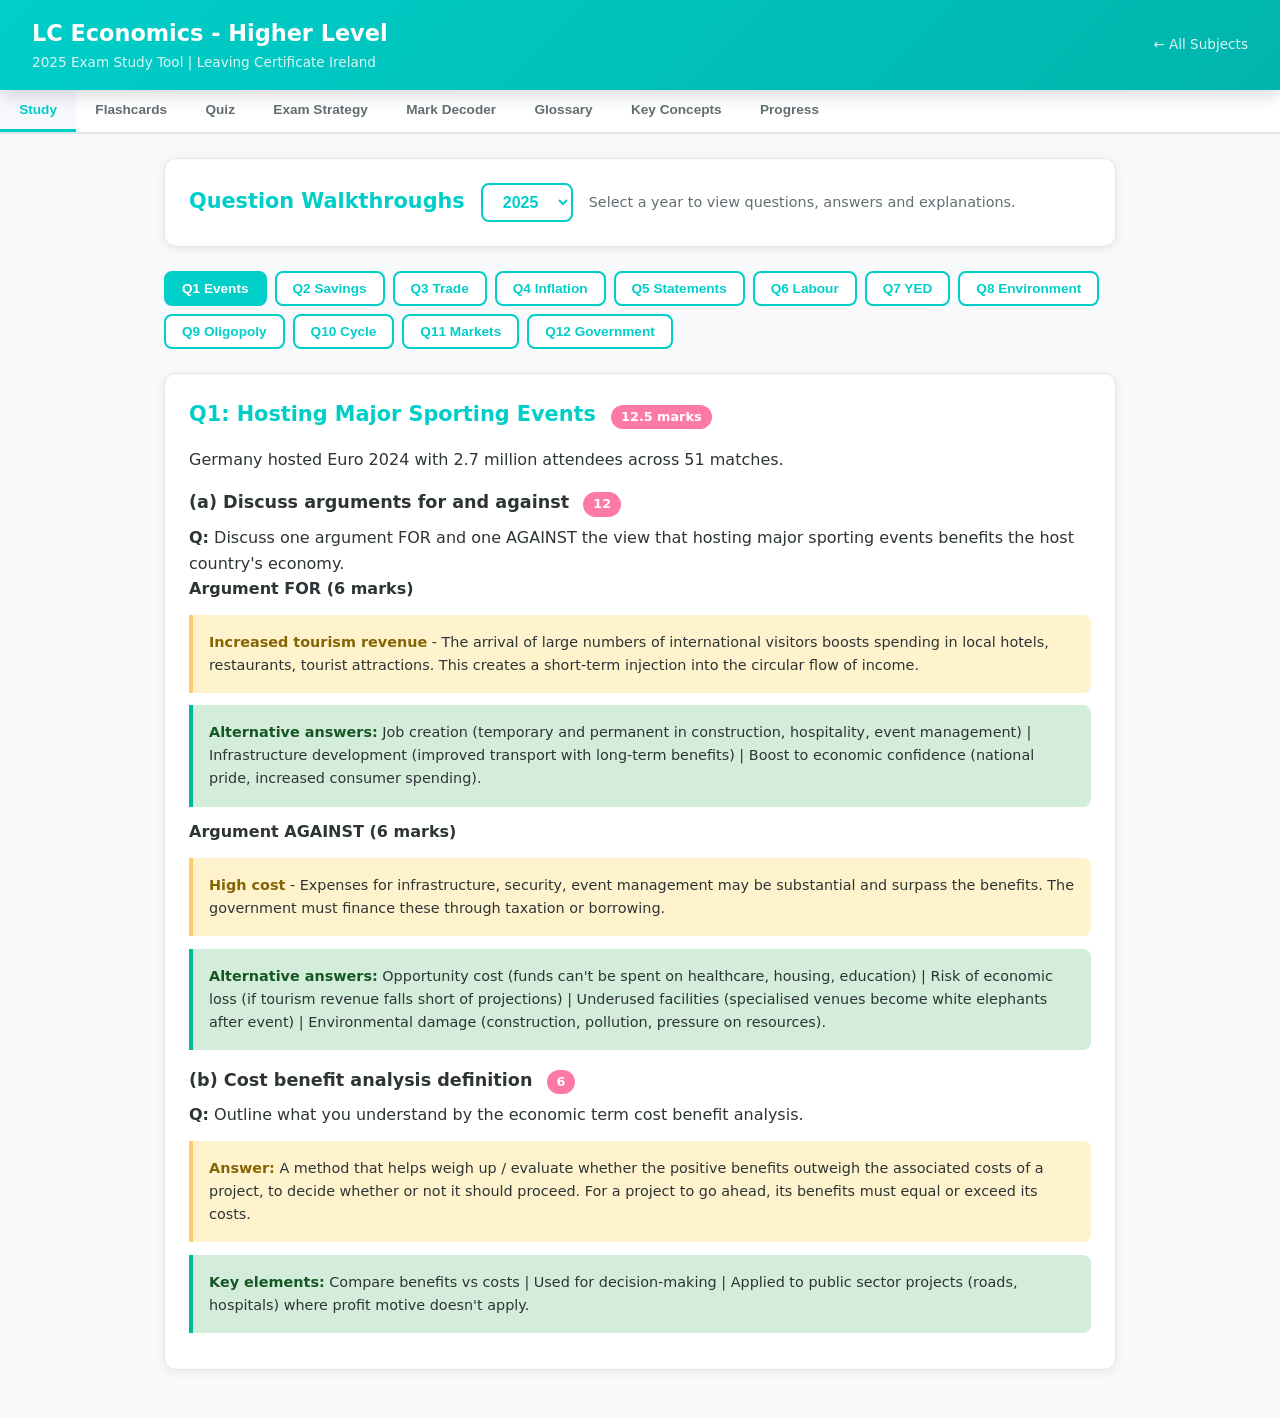
<file: economics.html>
<!DOCTYPE html>
<html lang="en">
<head>
<meta charset="UTF-8">
<meta name="viewport" content="width=device-width, initial-scale=1.0">
<title>LC Economics - Higher Level Study Tool</title>
<link rel="stylesheet" href="css/shared.css">
</head>
<body class="subject-economics">
<header class="app-header">
<div>
<h1>LC Economics - Higher Level</h1>
<p>2025 Exam Study Tool | Leaving Certificate Ireland</p>
</div>
<a href="index.html" class="home-link">&#8592; All Subjects</a>
</header>
<nav id="mainNav">
<button class="active" onclick="showTab('study','economics')">Study</button>
<button onclick="showTab('flashcards','economics')">Flashcards</button>
<button onclick="showTab('quiz','economics')">Quiz</button>
<button onclick="showTab('strategy','economics')">Exam Strategy</button>
<button onclick="showTab('marks','economics')">Mark Decoder</button>
<button onclick="showTab('glossary','economics')">Glossary</button>
<button onclick="showTab('concepts','economics')">Key Concepts</button>
<button onclick="showTab('progress','economics')">Progress</button>
</nav>

<!-- EXAM STRATEGY TAB -->
<div id="tab-strategy" class="tab-content">
<div class="card">
<h2>Exam Paper Structure</h2>
<p>The LC Economics Higher Level exam is <strong>2.5 hours</strong> (9:30am-12:00pm) for <strong>400 marks</strong>.</p>
<table>
<tr><th>Section</th><th>Questions</th><th>Marks</th><th>Notes</th></tr>
<tr><td><strong>Section A</strong></td><td>Answer 8 from 10</td><td>100 marks</td><td>Short response questions (12.5 marks each). Questions 2, 3, 4 have internal choice.</td></tr>
<tr><td><strong>Section B</strong></td><td>Answer 4 from 6</td><td>300 marks</td><td>Extended response questions (75 marks each). More detailed answers required.</td></tr>
</table>
<p style="margin-top:1rem"><strong>Key point:</strong> Section A = quick marks. Section B = detailed analysis and discussion.</p>
</div>

<div class="card">
<h2>Time Management</h2>
<p>You get <strong>150 minutes</strong> for <strong>400 marks</strong>.</p>
<div class="formula-box">
<div class="formula">Section A: 8 questions × 12.5 marks = ~7 mins each | Section B: 4 questions × 75 marks = ~20 mins each</div>
</div>

<h3>Suggested Time Plan</h3>
<div class="time-block"><span class="time">9:30</span><span>Read full paper, select 8 Section A + 4 Section B questions (5 min)</span></div>
<div class="time-block"><span class="time">9:35</span><span>Section A - Question 1 (7 min)</span></div>
<div class="time-block"><span class="time">9:42</span><span>Section A - Questions 2-8 (7 min each = 49 min total)</span></div>
<div class="time-block"><span class="time">10:31</span><span>Section B - Question 11 (20 min)</span></div>
<div class="time-block"><span class="time">10:51</span><span>Section B - Question 12 (20 min)</span></div>
<div class="time-block"><span class="time">11:11</span><span>Section B - Question 13 (20 min)</span></div>
<div class="time-block"><span class="time">11:31</span><span>Section B - Question 14, 15, or 16 (20 min)</span></div>
<div class="time-block"><span class="time">11:51</span><span>Review and add detail (9 min)</span></div>
</div>

<div class="card">
<h2>Top Exam Tips</h2>
<div class="explain"><strong>1. Use economic terminology.</strong> "Opportunity cost" not "what you give up". "Demand-pull inflation" not "prices go up because people buy more".</div>
<div class="explain"><strong>2. Show workings in calculations.</strong> Formula first, then substitution, then answer. Partial credit for correct method even if answer is wrong.</div>
<div class="explain"><strong>3. Use data from charts/tables.</strong> When answering about trends, cite specific numbers: "CPI fell from 9.1% in January to 4.8% in June".</div>
<div class="explain"><strong>4. Justify opinion questions.</strong> When asked "Do you agree or disagree?", pick one side and give strong economic reasoning. No marks for fence-sitting.</div>
<div class="explain"><strong>5. Answer the question asked.</strong> "Outline one reason" = one reason only. Two reasons risks cancellation if one is wrong.</div>
<div class="explain"><strong>6. Know current Irish economic data.</strong> Budget 2025, minimum wage (€13.50), key policy measures, inflation trends.</div>
<div class="explain"><strong>7. Use descriptor marking to your advantage.</strong> In-depth knowledge + relates to question + concise + logical = full marks.</div>
</div>

<div class="card">
<h2>Section A Strategy (100 marks)</h2>
<table>
<tr><th>Q</th><th>Topic</th><th>Marks</th><th>Advice</th></tr>
<tr><td>Q1</td><td>Current events + definitions</td><td>12.5</td><td>Usually topical (Euro 2024, cost benefit analysis). Balanced arguments required.</td></tr>
<tr><td>Q2</td><td>Data analysis (CSO)</td><td>12.5</td><td>Calculation + economic factors. Show workings. Internal choice (b) or (c).</td></tr>
<tr><td>Q3</td><td>Trade / international</td><td>12.5</td><td>Brexit, tariffs, protectionism. Internal choice (b) or (c).</td></tr>
<tr><td>Q4</td><td>Inflation / CPI</td><td>12.5</td><td>Trend analysis + government/consumer responses. Internal choice (b) or (c).</td></tr>
<tr><td>Q5</td><td>Positive vs normative</td><td>12.5</td><td>Definitions + classification of statements. Learn the difference!</td></tr>
<tr><td>Q6</td><td>Price floor / labour market</td><td>12.5</td><td>Diagram completion + explanation. Minimum wage is classic price floor.</td></tr>
<tr><td>Q7</td><td>Income elasticity / merit goods</td><td>12.5</td><td>YED interpretation + definitions. Know necessity vs luxury.</td></tr>
<tr><td>Q8</td><td>Environmental sustainability</td><td>12.5</td><td>Definition + government initiative + market failure from greenwashing.</td></tr>
<tr><td>Q9</td><td>Market structures (oligopoly)</td><td>12.5</td><td>Label diagrams + explain kinked demand curve.</td></tr>
<tr><td>Q10</td><td>Economic cycle</td><td>12.5</td><td>Identify boom/recession + factors (2008-2011 financial crisis).</td></tr>
</table>
</div>

<div class="card">
<h2>Section B Strategy (300 marks)</h2>
<table>
<tr><th>Q</th><th>Topic</th><th>Marks</th><th>Advice</th></tr>
<tr><td>Q11</td><td>Market structures: HHI, monopoly, healthcare</td><td>75</td><td>Calculations + diagrams + mixed economy. Know how to calculate HHI.</td></tr>
<tr><td>Q12</td><td>Government: debt, taxation, pensions</td><td>75</td><td>Trends, advantages, progressive vs regressive tax, multiplier effect.</td></tr>
<tr><td>Q13</td><td>International trade: exports, FDI, ODA</td><td>75</td><td>Calculations, comparative advantage, WTO functions.</td></tr>
<tr><td>Q14</td><td>Markets: online shopping, D&S, gig economy</td><td>75</td><td>Draw supply/demand diagram, calculate PED, full employment effects.</td></tr>
<tr><td>Q15</td><td>Money & banking: cash, property prices, infrastructure</td><td>75</td><td>Credit creation, RPPI calculations, public infrastructure importance.</td></tr>
<tr><td>Q16</td><td>Costs & production: LRAC, entrepreneurship</td><td>75</td><td>Cost calculations, economies/diseconomies of scale, diagrams.</td></tr>
</table>
</div>
</div>

<!-- KEY CONCEPTS TAB -->
<div id="tab-concepts" class="tab-content">
<div class="card">
<h2>Key Economic Diagrams & Models</h2>
<p>Essential diagrams you need to draw and label in the exam.</p>
</div>

<div class="card">
<h3>Supply and Demand</h3>
<div class="formula-box">
<strong>Equilibrium</strong>
<p>Draw axes (Price vertical, Quantity horizontal). Supply curve slopes upward (S), Demand curve slopes downward (D). They intersect at equilibrium point E, with equilibrium price (Pe) and quantity (Qe).</p>
<p><strong>Shifts:</strong> Increase in demand = D curve shifts RIGHT. Increase in supply = S curve shifts RIGHT.</p>
</div>
</div>

<div class="card">
<h3>Price Floor (Minimum Wage)</h3>
<div class="formula-box">
<p>Labour market: Wage rate (vertical axis), Quantity of workers (horizontal). Supply of labour (SL) slopes up, Demand for labour (DL) slopes down.</p>
<p><strong>Price floor (NMW):</strong> Horizontal line ABOVE equilibrium. At this wage: Qs > Qd = unemployment gap (excess supply of labour).</p>
</div>
</div>

<div class="card">
<h3>Long Run Average Cost (LRAC)</h3>
<div class="formula-box">
<p>Costs (vertical), Quantity (horizontal). Draw multiple U-shaped SRAC curves. LRAC curve is the "envelope" touching the bottom of each SRAC.</p>
<p><strong>Downward slope:</strong> Economies of scale (lower average costs as output increases).</p>
<p><strong>Upward slope:</strong> Diseconomies of scale (higher average costs due to coordination problems, communication issues).</p>
</div>
</div>

<div class="card">
<h3>Monopoly Long Run Equilibrium</h3>
<div class="formula-box">
<p>Price/Cost (vertical), Quantity (horizontal). Draw: Demand (D), Marginal Revenue (MR, below D), Marginal Cost (MC), Average Cost (AC).</p>
<p><strong>Equilibrium:</strong> Where MC = MR. Draw vertical line up to Demand curve for price (P1), down to quantity (Q1). Mark AC at Q1. Profit = area between P1 and AC.</p>
<p><strong>Key feature:</strong> Price > MC (allocative inefficiency). Supernormal profit in long run due to barriers to entry.</p>
</div>
</div>

<div class="card">
<h3>Oligopoly - Kinked Demand Curve</h3>
<div class="formula-box">
<p>Price (vertical), Quantity (horizontal). Demand curve has a KINK at current price P1. Above P1 it's elastic (competitors don't follow price increase). Below P1 it's inelastic (competitors match price decrease).</p>
<p><strong>MR curve:</strong> Has a vertical discontinuity (gap) at the kink point. This explains price rigidity in oligopolies.</p>
</div>
</div>

<div class="card">
<h3>Economic Cycle</h3>
<div class="formula-box">
<p>Output/Real GDP (vertical), Time (horizontal). Wavy line showing peaks (boom) and troughs (recession).</p>
<p><strong>Boom:</strong> Rising output, low unemployment, high consumer confidence, inflationary pressure.</p>
<p><strong>Recession:</strong> Falling output, rising unemployment, low confidence, deflationary pressure.</p>
<p><strong>Ireland 2008-2011:</strong> Deep recession due to banking crisis, property collapse, government debt crisis.</p>
</div>
</div>

<div class="card">
<h3>Key Formulas</h3>
<div class="formula-box"><strong>Percentage Savings Rate</strong><div class="formula">(Household Savings / Household Disposable Income) × 100</div></div>
<div class="formula-box"><strong>Herfindahl-Hirschman Index (HHI)</strong><div class="formula">Sum of squared market shares: (s₁)² + (s₂)² + (s₃)² + ...</div><p>HHI < 1500 = competitive | HHI > 2500 = highly concentrated</p></div>
<div class="formula-box"><strong>Price Elasticity of Demand (PED)</strong><div class="formula">PED = (% change in Qd) / (% change in P)</div><p>|PED| > 1 = elastic | |PED| < 1 = inelastic | |PED| = 1 = unit elastic</p></div>
<div class="formula-box"><strong>Income Elasticity of Demand (YED)</strong><div class="formula">YED = (% change in Qd) / (% change in Income)</div><p>YED > 1 = luxury | 0 < YED < 1 = necessity | YED < 0 = inferior good</p></div>
<div class="formula-box"><strong>Profit</strong><div class="formula">Profit = Total Revenue - Total Cost</div><div class="formula">TR = Price × Quantity | TC = Fixed Cost + Variable Cost</div></div>
<div class="formula-box"><strong>Average Cost</strong><div class="formula">AC = Total Cost / Quantity</div></div>
<div class="formula-box"><strong>Multiplier Effect</strong><div class="formula">k = 1 / (1 - MPC) or k = 1 / MPS</div><p>Lower MPC (higher savings) = smaller multiplier = less economic stimulus</p></div>
</div>
</div>

<!-- GLOSSARY TAB -->
<div id="tab-glossary" class="tab-content">
<div class="card">
<h2>Economics Glossary</h2>
<p>Search for any term. All definitions in plain language.</p>
<input type="text" class="glossary-search" id="glossarySearch" placeholder="Search terms..." oninput="filterGlossary()">
</div>
<div id="glossaryList">
<dl>
<div class="glossary-item"><dt>Cost Benefit Analysis</dt><dd>A method of weighing up whether the positive benefits of a project outweigh the associated costs, to decide whether it should proceed. For a project to go ahead, its benefits must equal or exceed its costs.</dd></div>
<div class="glossary-item"><dt>Opportunity Cost</dt><dd>The next best alternative forgone when making a choice. What you give up to get something else. E.g., if you spend €100 on concert tickets, the opportunity cost is what else you could have bought with that €100.</dd></div>
<div class="glossary-item"><dt>Scarcity</dt><dd>The fundamental economic problem: unlimited wants but limited resources. We cannot have everything we want, so we must make choices.</dd></div>
<div class="glossary-item"><dt>Positive Economic Statement</dt><dd>An objective, fact-based statement that describes the world as it is. It can be tested or verified using evidence/data. E.g., "Raising corporation tax by 3% would reduce FDI by 25%".</dd></div>
<div class="glossary-item"><dt>Normative Economic Statement</dt><dd>A subjective statement based on opinions or value judgments. It expresses what 'should' happen rather than what actually is happening. It cannot be tested using evidence. E.g., "All citizens deserve free healthcare".</dd></div>
<div class="glossary-item"><dt>Price Floor</dt><dd>A legal minimum price below which a good or service cannot be sold, set and enforced by the government. Purpose: protect incomes, stabilise markets. E.g., national minimum wage (€13.50/hour).</dd></div>
<div class="glossary-item"><dt>Price Ceiling</dt><dd>A legal maximum price above which a good or service cannot be sold. Purpose: make essential goods affordable. Can lead to shortages if set below equilibrium. E.g., rent controls.</dd></div>
<div class="glossary-item"><dt>Demand</dt><dd>The quantity of a good or service that consumers are willing and able to buy at various prices over a given period. Law of demand: as price falls, quantity demanded rises (inverse relationship).</dd></div>
<div class="glossary-item"><dt>Supply</dt><dd>The quantity of a good or service that producers are willing and able to produce at various prices over a given period. Law of supply: as price rises, quantity supplied rises (direct relationship).</dd></div>
<div class="glossary-item"><dt>Equilibrium</dt><dd>The point where demand equals supply. At equilibrium price, quantity demanded = quantity supplied. No shortage or surplus. Market clears.</dd></div>
<div class="glossary-item"><dt>Price Elasticity of Demand (PED)</dt><dd>The responsiveness of quantity demanded to a change in price. Elastic (|PED| > 1) = large response. Inelastic (|PED| < 1) = small response. Determined by: substitutes available, necessity vs luxury, proportion of income, time period.</dd></div>
<div class="glossary-item"><dt>Income Elasticity of Demand (YED)</dt><dd>The responsiveness of quantity demanded to a change in income. Normal goods (YED > 0): demand rises as income rises. Inferior goods (YED < 0): demand falls as income rises. Luxury (YED > 1), Necessity (0 < YED < 1).</dd></div>
<div class="glossary-item"><dt>Merit Good</dt><dd>A good that is under-consumed in a free market because individuals undervalue its benefits. Government intervenes to encourage consumption (subsidies, provision). E.g., education, healthcare, phone pouches in schools (reduce distraction, improve learning).</dd></div>
<div class="glossary-item"><dt>Public Good</dt><dd>A good that is non-rivalrous (one person's use doesn't reduce availability for others) and non-excludable (can't prevent people from using it). E.g., street lighting, national defence. Free market won't provide them (free rider problem).</dd></div>
<div class="glossary-item"><dt>Market Failure</dt><dd>When the free market fails to allocate resources efficiently. Causes: externalities, public goods, merit/demerit goods, imperfect information, monopoly power, inequality. Government intervention needed.</dd></div>
<div class="glossary-item"><dt>Externality</dt><dd>A cost or benefit experienced by a third party not directly involved in an economic transaction. Negative externality (pollution, noise) = over-production. Positive externality (education, vaccination) = under-production.</dd></div>
<div class="glossary-item"><dt>Greenwashing</dt><dd>A marketing practice where companies make false or exaggerated claims to appear more environmentally friendly than they actually are. Leads to market failure: imperfect information, consumer harm, genuine eco-products disadvantaged.</dd></div>
<div class="glossary-item"><dt>Environmental Sustainability</dt><dd>Meeting the needs of the present without compromising the ability of future generations to meet their own needs. Balancing economic growth with environmental protection and resource conservation.</dd></div>
<div class="glossary-item"><dt>Inflation</dt><dd>A sustained increase in the general price level over time. Purchasing power of money decreases. Measured by Consumer Price Index (CPI). Causes: demand-pull, cost-push.</dd></div>
<div class="glossary-item"><dt>Demand-Pull Inflation</dt><dd>Inflation caused by excess demand in the economy. "Too much money chasing too few goods". Occurs when aggregate demand exceeds aggregate supply. Often in a boom.</dd></div>
<div class="glossary-item"><dt>Cost-Push Inflation</dt><dd>Inflation caused by increases in production costs (wages, raw materials, energy). Producers pass higher costs on to consumers through higher prices. E.g., cocoa prices tripling → higher chocolate prices.</dd></div>
<div class="glossary-item"><dt>Disinflation</dt><dd>A reduction in the rate of inflation. Prices are still rising, but more slowly. E.g., CPI falling from 9.1% to 4.8% = disinflation (not deflation).</dd></div>
<div class="glossary-item"><dt>Deflation</dt><dd>A sustained decrease in the general price level. Negative inflation. Can be harmful: consumers delay purchases, businesses cut prices and wages, debt burden increases.</dd></div>
<div class="glossary-item"><dt>Consumer Price Index (CPI)</dt><dd>A measure of the average change in prices paid by consumers for a basket of goods and services over time. Used to measure inflation. Year-on-year % change in CPI = inflation rate.</dd></div>
<div class="glossary-item"><dt>Economic Boom</dt><dd>Phase of economic cycle with rising output, high employment, strong consumer/business confidence, rising wages and profits, inflationary pressure. Demand exceeds supply.</dd></div>
<div class="glossary-item"><dt>Economic Recession</dt><dd>Two consecutive quarters of negative economic growth (falling Real GDP). Rising unemployment, falling consumer spending and business investment, low confidence, deflationary pressure.</dd></div>
<div class="glossary-item"><dt>Unemployment</dt><dd>People of working age who are actively seeking work but cannot find employment. Types: cyclical (recession), structural (skills mismatch), frictional (between jobs), seasonal.</dd></div>
<div class="glossary-item"><dt>Full Employment</dt><dd>When everyone who wants a job at the current wage rate can find one (except frictional/seasonal unemployment). Ireland has maintained near-full employment since 2022. Positive: higher incomes, tax revenue. Negative: wage inflation, labour shortages.</dd></div>
<div class="glossary-item"><dt>Gig Economy</dt><dd>A labour market where short-term contracts or freelance work is widespread rather than permanent jobs. Workers have flexibility but less security. E.g., Deliveroo riders, Uber drivers. ~200,000 in Ireland.</dd></div>
<div class="glossary-item"><dt>Monopoly</dt><dd>A market with only ONE seller/producer. Characteristics: high barriers to entry, price maker, supernormal profit in long run, allocative inefficiency (P > MC). E.g., patent-protected pharmaceutical drug.</dd></div>
<div class="glossary-item"><dt>Oligopoly</dt><dd>A market dominated by a FEW large firms. Characteristics: interdependence, non-price competition, barriers to entry, kinked demand curve (price rigidity), collusion possible. E.g., mobile networks, supermarkets.</dd></div>
<div class="glossary-item"><dt>Perfect Competition</dt><dd>A theoretical market with many buyers and sellers, identical products, perfect information, no barriers to entry/exit. Firms are price takers, zero supernormal profit in long run. E.g., agricultural markets (close approximation).</dd></div>
<div class="glossary-item"><dt>Herfindahl-Hirschman Index (HHI)</dt><dd>A measure of market concentration. Sum of squared market shares. HHI < 1500 = competitive. HHI 1500-2500 = moderate concentration. HHI > 2500 = highly concentrated. Used by competition authorities.</dd></div>
<div class="glossary-item"><dt>Barrier to Entry</dt><dd>Obstacles that prevent new firms from entering a market. Types: patents, high start-up costs, economies of scale, brand loyalty, control of resources, legal restrictions (licenses). Protect monopoly/oligopoly profits.</dd></div>
<div class="glossary-item"><dt>Economies of Scale</dt><dd>Average costs fall as output increases. Causes: technical (large machinery), managerial (specialisation), purchasing (bulk discounts), financial (cheaper credit), marketing (spread costs). Shown by downward-sloping LRAC.</dd></div>
<div class="glossary-item"><dt>Diseconomies of Scale</dt><dd>Average costs rise as output becomes too large. Causes: coordination problems, communication breakdown, low worker morale, managerial inefficiency. Shown by upward-sloping LRAC.</dd></div>
<div class="glossary-item"><dt>Fixed Cost</dt><dd>Costs that do not change with output in the short run. Must be paid even if output is zero. E.g., rent, insurance, salaries. Total cost = Fixed cost + Variable cost.</dd></div>
<div class="glossary-item"><dt>Variable Cost</dt><dd>Costs that change directly with output. Zero if output is zero. E.g., raw materials, hourly wages, electricity for production. Increase as more units produced.</dd></div>
<div class="glossary-item"><dt>Average Cost</dt><dd>Total cost per unit of output. AC = Total Cost / Quantity. U-shaped curve: initially falls (economies of scale), then rises (diseconomies).</dd></div>
<div class="glossary-item"><dt>Profit Maximisation</dt><dd>The objective of producing at the output level where the difference between total revenue and total cost is greatest. Occurs where MC = MR. But firms may have other objectives: sales maximisation, market share, satisficing, CSR.</dd></div>
<div class="glossary-item"><dt>Entrepreneurship</dt><dd>The willingness to take risks, organise factors of production, and innovate to create new businesses. Important for economic growth: creates jobs, drives innovation, increases competition, generates tax revenue.</dd></div>
<div class="glossary-item"><dt>Comparative Advantage</dt><dd>A country has comparative advantage in producing a good if it can produce it at a lower opportunity cost than other countries. Basis for specialisation and trade. Benefits: increased efficiency, higher output, lower prices, greater consumer choice.</dd></div>
<div class="glossary-item"><dt>Free Trade</dt><dd>Trade between countries without tariffs, quotas, or other restrictions. Benefits: lower prices, greater variety, economies of scale, competition, efficient resource allocation. Ireland benefits hugely as small, open economy.</dd></div>
<div class="glossary-item"><dt>Trade Protectionism</dt><dd>Government policies to restrict imports and protect domestic industries. Methods: tariffs, quotas, subsidies, standards, admin barriers. Reasons: protect jobs, infant industries, strategic sectors, reduce trade deficit. Costs: higher prices, retaliation, inefficiency.</dd></div>
<div class="glossary-item"><dt>Tariff</dt><dd>A tax on imported goods. Raises price of imports, making domestic products more competitive. Revenue for government. But: consumers pay more, trading partners may retaliate. E.g., EU tariffs on Chinese EVs.</dd></div>
<div class="glossary-item"><dt>Quota</dt><dd>A limit on the quantity of a good that can be imported. Directly restricts imports. Protects domestic producers but reduces consumer choice and raises prices.</dd></div>
<div class="glossary-item"><dt>Foreign Direct Investment (FDI)</dt><dd>Investment by a company or individual from one country into business interests in another country. Inward FDI (into Ireland): creates jobs, technology transfer, tax revenue. Outward FDI (from Ireland): diversification, profits from abroad.</dd></div>
<div class="glossary-item"><dt>Official Development Assistance (ODA)</dt><dd>Aid given by governments to support economic development and welfare in developing countries. Ireland's target: 0.70% of GNI (currently below target). Benefits LDCs: infrastructure, healthcare, education. Challenges: dependency, corruption.</dd></div>
<div class="glossary-item"><dt>World Trade Organisation (WTO)</dt><dd>International organisation promoting free trade. Functions: negotiate trade agreements, settle disputes, monitor trade policies, reduce barriers, provide technical assistance to developing countries.</dd></div>
<div class="glossary-item"><dt>Brexit</dt><dd>UK's exit from European Union (2020). Economic effects on Ireland: customs checks, tariffs, VAT on UK imports, sterling volatility, reduced UK car imports (more from Japan now).</dd></div>
<div class="glossary-item"><dt>Mixed Economy</dt><dd>An economic system combining elements of free market (private sector) and government intervention (public sector). Most modern economies including Ireland. Government provides public goods, regulates markets, redistributes income. E.g., private health insurance + public hospitals.</dd></div>
<div class="glossary-item"><dt>Government Debt</dt><dd>Total amount owed by government from accumulated budget deficits. Ireland measures as % of GNI* (more accurate than GDP due to multinational distortions). High debt = higher interest payments, less spending on services, tax increases.</dd></div>
<div class="glossary-item"><dt>Progressive Tax</dt><dd>A tax where the percentage rate increases as income increases. Higher earners pay a larger proportion of their income. E.g., income tax in Ireland (20% and 40% rates). Promotes equity.</dd></div>
<div class="glossary-item"><dt>Regressive Tax</dt><dd>A tax where lower earners pay a larger proportion of their income. E.g., VAT, excise duties. €1000 spent on VAT-able goods costs a low earner more as % of income than a high earner.</dd></div>
<div class="glossary-item"><dt>Value Added Tax (VAT)</dt><dd>Tax on consumption (spending). Charged at each stage of production/distribution but ultimately paid by final consumer. Ireland: standard rate 23%, reduced 13.5%/9%, zero 0%. Regressive but efficient to collect.</dd></div>
<div class="glossary-item"><dt>Multiplier Effect</dt><dd>An initial change in spending (e.g., government investment) leads to a larger final change in national income. k = 1/(1-MPC). If MPC = 0.8, multiplier = 5. €100m investment → €500m total increase in GDP. Leakages (savings, tax, imports) reduce multiplier.</dd></div>
<div class="glossary-item"><dt>Marginal Propensity to Consume (MPC)</dt><dd>The proportion of extra income that is spent (consumed). If MPC = 0.75, for every €1 extra income, €0.75 is spent and €0.25 saved. Higher MPC = larger multiplier effect.</dd></div>
<div class="glossary-item"><dt>Marginal Propensity to Save (MPS)</dt><dd>The proportion of extra income that is saved. MPC + MPS = 1. Auto-enrolment pension scheme increases MPS (lower MPC), reducing multiplier in short term.</dd></div>
<div class="glossary-item"><dt>Public Infrastructure</dt><dd>Capital goods provided/funded by government for public use. E.g., roads, railways, water systems, schools, hospitals, broadband. Essential for economic growth. Insufficient investment → congestion, delays, reduced competitiveness.</dd></div>
<div class="glossary-item"><dt>Money Supply</dt><dd>Total amount of money in circulation in the economy. Controlled by Central Bank through interest rates, reserve requirements. Commercial banks create credit through lending (credit creation/money multiplier).</dd></div>
<div class="glossary-item"><dt>Credit Creation</dt><dd>Process by which commercial banks create money through lending. Factors affecting: reserve ratio, demand for loans, interest rates, central bank policy, economic confidence, regulation.</dd></div>
<div class="glossary-item"><dt>Residential Property Price Index (RPPI)</dt><dd>Measures changes in house prices in Ireland over time. Rising prices: wealth effect, but affordability crisis, labour market impacts (workers can't afford to live where jobs are), cost-of-living pressure.</dd></div>
</dl>
</div>
</div>

<!-- MARK DECODER TAB -->
<div id="tab-marks" class="tab-content">
<div class="card">
<h2>Mark Scheme Decoder</h2>
<p>Understanding how Economics examiners award marks is crucial for maximising your score.</p>
</div>

<div class="card">
<h3>General Marking Rules</h3>
<table>
<tr><th>Rule</th><th>Detail</th></tr>
<tr><td><strong>Key phrases</strong></td><td>Many answers require specific economic terminology. "Proton donor" in chemistry = "opportunity cost" in economics.</td></tr>
<tr><td><strong>Calculations</strong></td><td>Show ALL workings. Formula first, substitution, answer. Partial credit for correct method even if answer wrong.</td></tr>
<tr><td><strong>Data from charts</strong></td><td>When commenting on trends, must cite specific figures from the data provided.</td></tr>
<tr><td><strong>Justify your opinion</strong></td><td>Agree/Disagree questions: pick one side, give strong economic reasoning. Don't fence-sit.</td></tr>
<tr><td><strong>Don't over-answer</strong></td><td>"Outline ONE reason" = give only one. Two answers risk cancellation if one is wrong.</td></tr>
<tr><td><strong>Units matter</strong></td><td>Include % symbols, € symbols where appropriate. "15" is not as good as "15%".</td></tr>
</table>
</div>

<div class="card">
<h3>Descriptor Marking System</h3>
<p>Some questions use descriptor marking (especially 4-mark and 6-mark questions). Your answer is graded on depth and quality.</p>

<h4>For 6-mark questions:</h4>
<table>
<tr><th>Marks</th><th>Description</th></tr>
<tr><td><strong>6</strong></td><td>Excellent: In-depth knowledge, relates clearly to question, concise, logical flow</td></tr>
<tr><td><strong>4-5</strong></td><td>Good: Some knowledge, limited development, mostly relevant</td></tr>
<tr><td><strong>2-3</strong></td><td>Fair: Vague knowledge, unclear connection to question</td></tr>
<tr><td><strong>0-1</strong></td><td>Weak: No real knowledge, repetition of question, contradictory</td></tr>
</table>

<h4>For 4-mark questions:</h4>
<table>
<tr><th>Marks</th><th>Description</th></tr>
<tr><td><strong>4</strong></td><td>Excellent: In-depth, relates to question, concise, logical</td></tr>
<tr><td><strong>3</strong></td><td>Good: Some knowledge, limited development</td></tr>
<tr><td><strong>2</strong></td><td>Fair: Vague knowledge</td></tr>
<tr><td><strong>0-1</strong></td><td>Poor/Weak: Confusing, contradictory, or no knowledge</td></tr>
</table>
</div>

<div class="card">
<h3>Section A - Short Response (100 marks)</h3>
<div class="mark-info"><strong>Q1 - Hosting sporting events (12.5)</strong> - Argument FOR (6), Argument AGAINST (6), Cost benefit analysis definition (6). Need balanced arguments with economic reasoning.</div>
<div class="mark-info"><strong>Q2 - Savings calculation (12.5)</strong> - Formula (1), substitution (1), answer with % (4). Then two economic factors (2 @ 3) OR justify high savings agree/disagree (6).</div>
<div class="mark-info"><strong>Q3 - Used car imports (12.5)</strong> - Economic reason for shift to Japan (6). Then EU tariff alternatives (6) OR reason for rising protectionism (6).</div>
<div class="mark-info"><strong>Q4 - CPI trend (12.5)</strong> - Comment on trend using data (6). Then government measure + consumer measure (2 @ 6) OR identify cost-push vs demand-pull with justification (6).</div>
<div class="mark-info"><strong>Q5 - Positive vs normative (12.5)</strong> - Define each (2 @ 3). Classify two statements correctly (2 @ 3).</div>
<div class="mark-info"><strong>Q6 - Price floor (12.5)</strong> - Define price floor (6). Complete diagram + explanation (6). Must label NMW, Qs, Qd, unemployment gap.</div>
<div class="mark-info"><strong>Q7 - YED (12.5)</strong> - Identify necessity + luxury with justification (2 items, justify each). Explain merit goods statement (6).</div>
<div class="mark-info"><strong>Q8 - Sustainability (12.5)</strong> - Define environmental sustainability + government initiative (6). Two ways greenwashing causes market failure (2 @ 3).</div>
<div class="mark-info"><strong>Q9 - Oligopoly diagram (12.5)</strong> - Label 3 items in full (3 @ 2). Explain kinked demand curve shape (6).</div>
<div class="mark-info"><strong>Q10 - Economic cycle (12.5)</strong> - Identify boom/recession with justification (2 @ 3). Outline economic factor 2008-2011 (6).</div>
</div>

<div class="card">
<h3>Section B - Extended Response (300 marks)</h3>
<p>Each question worth 75 marks. More detailed answers, calculations, diagrams required.</p>
<div class="mark-info"><strong>Calculations:</strong> Always show: 1) Formula, 2) Substitution with numbers, 3) Final answer with units. Even wrong answer gets marks for correct method.</div>
<div class="mark-info"><strong>Diagrams:</strong> Must be fully labelled. Axes, curves, equilibrium points, quantities, prices. Missing labels = lost marks.</div>
<div class="mark-info"><strong>Definitions:</strong> Use precise economic terminology. "Comparative advantage" not "being better at something".</div>
<div class="mark-info"><strong>Discussion questions:</strong> Structure: define term, give examples, analyse benefits/challenges, conclude. Each part builds on previous.</div>
<div class="mark-info"><strong>Agree/Disagree:</strong> State your position clearly in first sentence. Give 3-4 strong economic reasons. Don't waffle or sit on fence.</div>
</div>

<div class="card">
<h3>Golden Rules for Maximum Marks</h3>
<div class="explain"><strong>1. Use economic terminology correctly.</strong> Learn the glossary. "Opportunity cost", "allocative efficiency", "market failure" - use the exact terms.</div>
<div class="explain"><strong>2. Always justify with economic reasoning.</strong> Don't just state facts. Explain WHY using economic principles. "This leads to X BECAUSE..."</div>
<div class="explain"><strong>3. Reference current Irish economic context.</strong> Budget 2025, minimum wage €13.50, inflation trends, government policies. Shows you're engaged.</div>
<div class="explain"><strong>4. Structure longer answers.</strong> Definition → Example → Analysis → Conclusion. Logical flow earns marks.</div>
<div class="explain"><strong>5. Answer all parts of multi-part questions.</strong> (a)(i)(ii)(iii) = three separate answers required. Missing one = lost marks.</div>
</div>
</div>

<!-- STUDY TAB -->
<div id="tab-study" class="tab-content active">
<div class="card" style="display:flex;align-items:center;gap:1rem;flex-wrap:wrap;">
<h2 style="margin:0">Question Walkthroughs</h2>
<select id="studyYearSelect" onchange="switchStudyYear(this.value,'economics')" style="padding:0.5rem 1rem;border:2px solid var(--primary);border-radius:8px;font-size:1rem;font-weight:600;color:var(--primary);background:#fff;cursor:pointer;">
<option value="2025" selected>2025</option>
<option value="2024">2024</option>
<option value="2023">2023</option>
<option value="2022">2022</option>
<option value="2021">2021</option>
<option value="2020">2020</option>
<option value="2019">2019</option>
<option value="2018">2018</option>
<option value="2017">2017</option>
<option value="2016">2016</option>
<option value="2015">2015</option>
<option value="2014">2014</option>
<option value="2013">2013</option>
<option value="2012">2012</option>
</select>
<p style="margin:0;color:var(--text-light);font-size:0.9rem;">Select a year to view questions, answers and explanations.</p>
</div>
<div id="pastYearContent" style="display:none"></div>
<div id="walkthrough-2025">
<div class="question-nav" id="studyNav">
<button class="active" onclick="showQuestion('q1','economics')">Q1 Events</button>
<button onclick="showQuestion('q2','economics')">Q2 Savings</button>
<button onclick="showQuestion('q3','economics')">Q3 Trade</button>
<button onclick="showQuestion('q4','economics')">Q4 Inflation</button>
<button onclick="showQuestion('q5','economics')">Q5 Statements</button>
<button onclick="showQuestion('q6','economics')">Q6 Labour</button>
<button onclick="showQuestion('q7','economics')">Q7 YED</button>
<button onclick="showQuestion('q8','economics')">Q8 Environment</button>
<button onclick="showQuestion('q9','economics')">Q9 Oligopoly</button>
<button onclick="showQuestion('q10','economics')">Q10 Cycle</button>
<button onclick="showQuestion('q11','economics')">Q11 Markets</button>
<button onclick="showQuestion('q12','economics')">Q12 Government</button>
</div>

<!-- Q1 SPORTING EVENTS -->
<div class="q-section active" id="q-q1">
<div class="card">
<h2>Q1: Hosting Major Sporting Events <span class="marks-badge">12.5 marks</span></h2>
<p>Germany hosted Euro 2024 with 2.7 million attendees across 51 matches.</p>

<h3>(a) Discuss arguments for and against <span class="marks-badge">12</span></h3>
<p><strong>Q:</strong> Discuss one argument FOR and one AGAINST the view that hosting major sporting events benefits the host country's economy.</p>

<h4>Argument FOR (6 marks)</h4>
<div class="working"><strong>Increased tourism revenue</strong> - The arrival of large numbers of international visitors boosts spending in local hotels, restaurants, tourist attractions. This creates a short-term injection into the circular flow of income.</div>
<div class="explain"><strong>Alternative answers:</strong> Job creation (temporary and permanent in construction, hospitality, event management) | Infrastructure development (improved transport with long-term benefits) | Boost to economic confidence (national pride, increased consumer spending).</div>

<h4>Argument AGAINST (6 marks)</h4>
<div class="working"><strong>High cost</strong> - Expenses for infrastructure, security, event management may be substantial and surpass the benefits. The government must finance these through taxation or borrowing.</div>
<div class="explain"><strong>Alternative answers:</strong> Opportunity cost (funds can't be spent on healthcare, housing, education) | Risk of economic loss (if tourism revenue falls short of projections) | Underused facilities (specialised venues become white elephants after event) | Environmental damage (construction, pollution, pressure on resources).</div>

<h3>(b) Cost benefit analysis definition <span class="marks-badge">6</span></h3>
<p><strong>Q:</strong> Outline what you understand by the economic term cost benefit analysis.</p>
<div class="working"><strong>Answer:</strong> A method that helps weigh up / evaluate whether the positive benefits outweigh the associated costs of a project, to decide whether or not it should proceed. For a project to go ahead, its benefits must equal or exceed its costs.</div>
<div class="explain"><strong>Key elements:</strong> Compare benefits vs costs | Used for decision-making | Applied to public sector projects (roads, hospitals) where profit motive doesn't apply.</div>
</div>
</div>

<!-- Q2 SAVINGS -->
<div class="q-section" id="q-q2">
<div class="card">
<h2>Q2: Household Savings in Ireland <span class="marks-badge">12.5 marks</span></h2>
<p>Data for Q1 2024:</p>
<table>
<tr><th>Measure</th><th>Amount</th></tr>
<tr><td>Household Disposable Income</td><td>€43.91 billion</td></tr>
<tr><td>Household Consumption Expenditure</td><td>€37.32 billion</td></tr>
<tr><td>Household Savings</td><td>€6.59 billion</td></tr>
</table>

<h3>(a) Calculate savings rate <span class="marks-badge">6</span></h3>
<p><strong>Q:</strong> Calculate the household percentage savings rate. Show all workings.</p>
<div class="working">
<strong>Formula:</strong> (Household Savings / Household Disposable Income) × 100 [1]<br>
<strong>Substitution:</strong> (€6.59bn / €43.91bn) × 100 [1]<br>
<strong>Answer:</strong> 15% [4]
</div>
<div class="explain"><strong>Common error:</strong> Forgetting the % symbol loses 1 mark. Always include units!</div>

<h3>(b) OR (c) - Internal choice</h3>

<h4>(b) Two economic factors affecting savings <span class="marks-badge">6</span></h4>
<p><strong>Q:</strong> Outline two economic factors which households consider when deciding how much to save (other than their level of income).</p>
<div class="working">
<strong>1. Interest rates / access to credit</strong> [3] - Higher interest rates encourage savings as deposit returns increase. When borrowing is accessible, households save less and rely on credit. If borrowing is harder, households must save more.<br><br>
<strong>2. Rate of inflation</strong> [3] - High/rising inflation encourages spending rather than saving (purchasing power declines). Low/stable inflation encourages saving (money retains value).
</div>
<div class="explain"><strong>Other valid answers:</strong> Employment security (permanent job = save less, temporary = save more) | Economic outlook/consumer confidence | Government policies/taxation (DIRT, pension tax relief) | Household debt levels | Demographics/life stage | Availability of social protection | Security of savings (trust in banks).</div>

<h4>(c) High savings - agree or disagree <span class="marks-badge">6</span></h4>
<p><strong>Statement:</strong> A high level of household savings is desirable for the Irish economy.</p>

<div class="working">
<strong>AGREE arguments:</strong><br>
• Financial stability for households - cope better with emergencies, job losses, downturns<br>
• Increased lending/investment by banks - more funds to lend to businesses and citizens<br>
• Increased government investment - higher savings → banks invest in government bonds → lower borrowing costs<br>
• Lower dependence on credit - reduces personal debt (lesson from 2008 crisis)<br>
• Reduced pressure on social protection - less reliance on welfare, state pensions<br><br>

<strong>DISAGREE arguments:</strong><br>
• Reduced consumer spending - weakens demand in retail, hospitality sectors<br>
• Reduced economic growth / leakages - less spending → less revenue → job losses → slower growth<br>
• Risk of deflation - less spending → businesses lower prices → reduced profits → less investment<br>
• Lower government revenue - fall in spending → reduced VAT → less for healthcare, housing<br>
• Increased income inequality - wealthier households save more, gap widens
</div>
<div class="explain"><strong>Exam tip:</strong> Pick ONE side and defend it strongly with 3-4 reasons. Don't try to argue both sides or sit on the fence.</div>
</div>
</div>

<!-- Q3 TRADE -->
<div class="q-section" id="q-q3">
<div class="card">
<h2>Q3: Used Car Imports - Japan vs UK <span class="marks-badge">12.5 marks</span></h2>
<p>Chart shows Irish imports of used cars from Japan increased dramatically from 2014 to 2023, while imports from UK decreased significantly.</p>

<h3>(a) Economic reason for the shift <span class="marks-badge">6</span></h3>
<p><strong>Q:</strong> Outline one economic reason why Irish consumers are switching to importing more used cars from Japan and fewer from the UK.</p>

<div class="working">
<strong>Brexit / Import costs</strong> - Since the UK left the EU, new trade barriers make it more expensive to import used cars from Britain. Irish buyers now face customs duties, VAT, and import fees which did not apply before Brexit. Extra costs make UK imports relatively less attractive compared to Japanese cars.
</div>

<div class="explain"><strong>Alternative answers (all 6 marks):</strong><br>
• Sterling/euro exchange rate - Pound more unpredictable post-Brexit; when sterling appreciates, Irish pay more in euros<br>
• Increased quality/reliability of Japanese cars - Better condition, lower mileage, superior technology impacts costs and resale value<br>
• Japanese cars are cheaper - High turnover in Japan creates greater supply of second-hand cars at lower prices<br>
• More EV/hybrid options - Japanese manufacturers (Toyota, Honda, Nissan) lead in hybrid/EV tech; cheaper to run with rising fuel costs<br>
• Wider choice of models - Japan exports models never sold in UK/Ireland, giving buyers more variety<br>
• Lower rust/corrosion - Japan uses less road salt, so cars are more durable long-term
</div>

<h3>(b) OR (c) - Internal choice</h3>

<h4>(b) Alternative to tariffs on Chinese EVs <span class="marks-badge">6</span></h4>
<p><strong>Context:</strong> In 2024, the EU increased tariffs on EVs imported from China.</p>
<p><strong>Q:</strong> Explain one alternative measure the EU could use (other than tariffs) to reduce imports of EVs from China.</p>

<div class="working">
<strong>Import quotas</strong> - The EU could set a cap on the number of EVs that can be imported from China every year. This would make it more difficult for Chinese EV manufacturers to expand their presence in the EU.
</div>

<div class="explain"><strong>Alternative measures (all 6 marks):</strong><br>
• Subsidies for European EV producers - Financial support via grants, tax incentives for green tech makes EU EVs more competitive<br>
• Stricter safety/environmental standards - Impose regulations Chinese EVs must meet; if they struggle to comply, imports reduce<br>
• Administrative barriers/bureaucracy - Complex customs procedures, lengthy certification increase time and cost<br>
• Changes to government procurement - Require public sector fleets to purchase only EU-manufactured EVs<br>
• Investment restrictions - Limit Chinese investment in European car companies to prevent circumventing trade restrictions<br>
• Investment in domestic battery production - Reduce cost advantage of Chinese EVs by producing batteries locally<br>
• Trade embargo - Full ban on Chinese EVs (extreme measure, may violate WTO rules and trigger retaliation)
</div>

<h4>(c) Reason for rising protectionism <span class="marks-badge">6</span></h4>
<p><strong>Statement:</strong> Trade protectionism seems to be increasing globally.</p>
<p><strong>Q:</strong> Outline one reason why, in your opinion, trade protectionism seems to be increasing.</p>

<div class="working">
<strong>Political/strategic reasons / Deglobalisation</strong> - Sanctions and restrictions have occurred due to political decisions such as Brexit, responses to the war in Ukraine, recent trade policies by the United States. Governments face pressure from voters who feel globalisation has harmed local economies. Protectionist policies appeal to these voters by promising to support domestic industries.
</div>

<div class="explain"><strong>Alternative reasons (all 6 marks):</strong><br>
• Reduce leakages from circular flow - Purchasing imports sends money abroad rather than keeping it in the home economy<br>
• Protect domestic employment - Greater reliance on domestically produced goods keeps people in jobs<br>
• Reduce pollution - Importing goods involves transportation which damages the environment; protectionism may reduce this<br>
• Less reliance on foreign markets - Makes country more self-sufficient for essential goods/services<br>
• Supply chain problems - COVID-19 highlighted weaknesses in global supply chains; countries prioritise domestic production of medical supplies, semiconductors<br>
• National security concerns - Governments restrict trade in strategic industries (technology, energy) to safeguard sensitive sectors
</div>
</div>
</div>

<!-- Q4 INFLATION --></div>
<div class="q-section" id="q-q4">
<div class="card">
<h2>Q4: Consumer Price Index for Chocolate <span class="marks-badge">12.5 marks</span></h2>
<p>Chart shows year-on-year % changes in Ireland's CPI for chocolate from January to June 2024.</p>

<h3>(a) Comment on trend and benefit to consumers <span class="marks-badge">6</span></h3>
<p><strong>Q:</strong> Comment on the trend in the CPI for chocolate shown, using data from the chart, and explain if the trend is beneficial for chocolate consumers.</p>

<h4>Trend (using data)</h4>
<div class="working">The trend in the CPI for chocolate shows a <strong>steady decline from 9.1% in January 2024 to 4.8% in June 2024</strong> (or by 4.3%). The trend represents a gradual slowdown in the rate of price increases. Chocolate prices are still rising, but at a decreasing rate (disinflation).</div>

<h4>Beneficial or not?</h4>
<div class="working">
<strong>BENEFICIAL:</strong> Slower price growth - prices increasing at lower rate makes chocolate less expensive than if inflation remained at 9.1% | Potential for price stability - may lead to stabilisation or reductions | Reduced financial pressure - easier to manage household budgets<br><br>
<strong>NOT BENEFICIAL:</strong> Prices still increasing - disinflation only means rising more gradually, not falling; consumers still pay more than last year | Consumer budgets still affected - wage growth may not match chocolate price increases, so some must prioritise necessities over chocolate
</div>

<h3>(b) OR (c) - Internal choice</h3>

<h4>(b) Cost of living measures <span class="marks-badge">12</span></h4>
<p><strong>Context:</strong> While inflation rate has fallen, Irish consumers continue to pay higher prices.</p>
<p><strong>Q:</strong> Outline one measure both the Irish government and consumers have taken to cope with cost of living increases.</p>

<div class="working">
<strong>Irish Government (6 marks - pick one):</strong><br>
• Increased social welfare payments - pensions, child benefit, fuel allowances; two double payments to long-term recipients<br>
• National minimum wage increased to €13.50/hour for those 20+ to improve purchasing power<br>
• Tax cuts/credits - changes in income tax bands, USC reductions boost disposable incomes<br>
• Energy/cost-of-living supports - energy credits, subsidies for utility costs<br>
• Rent controls/housing initiatives - social housing projects, rent tax credit increased €750→€1,000<br>
• Expansion of free GP care/medical card eligibility - more qualify for free healthcare<br>
• Public sector pay increases - negotiated wage rises protect earnings from inflation<br>
• Subsidised childcare expansion - reduced financial burden on working families<br>
• Education supports - free schoolbooks up to Leaving Cert, exam fees waived<br>
• Cheaper public transport - 20% fare reduction continues 2025, 50% Young Adult discount, free for under-9s, Universal Companion Pass for over-70s
</div>

<div class="working">
<strong>Consumers in Ireland (6 marks - pick one):</strong><br>
• Budgeting/cost-cutting - stricter budgets, prioritise essentials, cut non-essential expenses<br>
• Switching to discount retailers - choose lower-cost supermarkets and brands<br>
• Energy-saving measures - invest in efficient appliances, use government solar panel subsidies<br>
• Increased public transport use - reduce costs by choosing public transport or carpooling over driving<br>
• Switching providers/shopping around - compare prices, switch for insurance, broadband, utilities<br>
• Growing own food - plant vegetables, herbs at home to cut grocery costs<br>
• Buying in bulk/using loyalty schemes - bulk purchases, supermarket points, discounts<br>
• Remote working - work from home more to save transport and childcare costs<br>
• Repairing instead of replacing - repair clothes, appliances, furniture to extend lifespan<br>
• Second-hand shopping - buy used clothing, furniture, electronics
</div>

<h4>(c) Demand-pull vs cost-push inflation <span class="marks-badge">6</span></h4>
<p><strong>Context:</strong> In Q1 2024, cocoa prices tripled. Manufacturers expected to pass higher costs to shoppers in Q4 (Halloween/Christmas sales period).</p>
<p><strong>Q:</strong> Do you regard this as demand-pull or cost-push inflation? Justify your choice.</p>

<div class="working"><strong>Answer: Cost-push inflation</strong></div>

<div class="working">
<strong>Justification:</strong><br>
• Rising input costs - Cocoa prices increased for chocolate producers; when raw material costs rise, businesses pay more to produce same goods (classic cost-push)<br>
• Higher prices for consumers - Manufacturers faced with increased production costs pass these on by raising prices; inflation driven by higher costs<br>
• Not caused by rise in demand - Demand-pull occurs when too much money chases too few goods / consumer demand rises faster than supply; here demand hasn't necessarily increased, but production costs have<br>
• Supply-side shock - Sudden tripling of cocoa prices acts as supply shock, making chocolate production more expensive, reducing supply, contributing to rising prices<br>
• Time lag in price increase - Producers expected to raise prices later in year; common with cost-push for businesses to absorb costs temporarily before passing on
</div>
</div>
</div>

<!-- Q5 POSITIVE VS NORMATIVE -->
<div class="q-section" id="q-q5">
<div class="card">
<h2>Q5: Economic Statements <span class="marks-badge">12.5 marks</span></h2>

<h3>(a) Define positive and normative statements <span class="marks-badge">6</span></h3>

<h4>Positive Economic Statement (3 marks)</h4>
<div class="working">A positive economic statement is <strong>objective and fact-based</strong>. It describes the world as it is, or as it will be under certain conditions, without making value judgments. It can be <strong>tested/verified by using evidence/data</strong>.</div>
<div class="explain"><strong>Example:</strong> "If the Irish government were to raise corporation tax by 3%, it would reduce FDI by at least 25%." This can be tested with economic models and data.</div>

<h4>Normative Economic Statement (3 marks)</h4>
<div class="working">A normative statement is <strong>subjective and based on opinions/value judgements</strong>. It expresses what 'should' happen rather than what actually is happening. It <strong>cannot be tested/verified by using evidence/data</strong>.</div>
<div class="explain"><strong>Example:</strong> "All citizens in Ireland deserve free healthcare to ensure equal access." This is an opinion about what should be, not a testable fact.</div>

<h3>(b) Classify statements <span class="marks-badge">6</span></h3>
<p><strong>Q:</strong> Determine whether each statement below is positive or normative.</p>

<table>
<tr><th>Economic Statement</th><th>Positive</th><th>Normative</th></tr>
<tr><td>1. All citizens in Ireland deserve free healthcare to ensure equal access to medical services.</td><td></td><td><strong>✓</strong> [3]</td></tr>
<tr><td>2. If the Irish government were to raise the corporation tax rate by 3%, it would reduce foreign direct investment in the country by at least 25%.</td><td><strong>✓</strong> [3]</td><td></td></tr>
</table>

<div class="explain"><strong>How to tell the difference:</strong><br>
<strong>Positive:</strong> Contains "if...then", makes predictions, can be tested, uses words like "is", "will", "does"<br>
<strong>Normative:</strong> Contains "should", "ought", "deserve", "fair", "better" - value judgments that can't be proven true/false
</div>
</div>
</div>

<!-- Q6 LABOUR MARKET -->
<div class="q-section" id="q-q6">
<div class="card">
<h2>Q6: Labour Market <span class="marks-badge">75 marks</span></h2>

<h3>(a) Wage determination and minimum wage <span class="marks-badge">25</span></h3>
<div class="working"><strong>Equilibrium wage:</strong> Determined where supply of labour (workers) = demand for labour (employers). Shown graphically where S and D curves intersect.</div>
<div class="explain"><strong>Minimum wage as price floor:</strong> Set above equilibrium → excess supply of labour (unemployment). Workers willing to work > jobs available. Benefits: protects low earners, reduces poverty. Costs: may increase unemployment, especially for young/unskilled workers.</div>

<h3>(b) Factors affecting demand for labour <span class="marks-badge">25</span></h3>
<div class="working"><strong>Derived demand:</strong> Demand for labour is derived from demand for the product the labour produces. If demand for a product rises, demand for workers to make it rises too.</div>
<div class="explain"><strong>Other factors:</strong> Wage rate (inverse), productivity of workers, price of substitute factors (machines), government policy (subsidies/taxes), technology changes, state of the economy (boom = more demand).</div>

<h3>(c) Trade unions and collective bargaining <span class="marks-badge">25</span></h3>
<div class="working"><strong>Trade union:</strong> An organisation of workers that negotiates with employers for better pay, conditions, and rights. Uses collective bargaining (negotiating as a group rather than individually).</div>
<div class="explain"><strong>Benefits:</strong> Higher wages, better conditions, job security, representation in disputes. <strong>Costs:</strong> May cause wage-push inflation, restrict flexibility, can lead to strikes disrupting output.</div>
</div>
</div>

<!-- Q7 INCOME ELASTICITY OF DEMAND -->
<div class="q-section" id="q-q7">
<div class="card">
<h2>Q7: Income Elasticity of Demand (YED) <span class="marks-badge">75 marks</span></h2>

<h3>(a) Define and calculate YED <span class="marks-badge">25</span></h3>
<div class="working"><strong>YED = % change in quantity demanded / % change in income</strong></div>
<div class="formula-box"><div class="formula">YED = (ΔQd / Qd) ÷ (ΔY / Y)</div></div>
<div class="explain"><strong>Interpretation:</strong> YED > 1 = luxury/superior good (elastic). 0 < YED < 1 = necessity (inelastic). YED < 0 = inferior good. E.g., instant noodles YED = -0.5 (inferior). Restaurant meals YED = 1.8 (luxury).</div>

<h3>(b) Normal vs inferior goods <span class="marks-badge">25</span></h3>
<div class="working"><strong>Normal good (YED > 0):</strong> Demand increases as income increases. E.g., organic food, holidays, new cars.<br><strong>Inferior good (YED < 0):</strong> Demand decreases as income increases. E.g., bus travel (switch to car), own-brand products (switch to premium).</div>
<div class="explain"><strong>Business relevance:</strong> Luxury goods firms benefit from economic growth but suffer in recessions. Inferior goods firms (Lidl, Aldi) do well in recessions as consumers switch from premium brands.</div>

<h3>(c) Application to Irish economy <span class="marks-badge">25</span></h3>
<div class="working"><strong>Rising incomes in Ireland (2023-25):</strong> Demand for premium goods, dining out, travel has risen. Demand for budget alternatives has relatively fallen. This shift in spending patterns affects business planning, government tax revenue, and import demand.</div>
<div class="explain"><strong>Exam tip:</strong> Always link YED to the economic cycle. In a boom, demand for luxuries rises faster. In a recession, consumers switch to inferior goods. Businesses need to know their product's YED for pricing and output decisions.</div>
</div>
</div>

<!-- Q8 ENVIRONMENT & ECONOMICS -->
<div class="q-section" id="q-q8">
<div class="card">
<h2>Q8: Environment & Economics <span class="marks-badge">75 marks</span></h2>

<h3>(a) Externalities and market failure <span class="marks-badge">25</span></h3>
<div class="working"><strong>Negative externality:</strong> A cost imposed on third parties not involved in the transaction. E.g., factory pollution → health costs for nearby residents. Market produces too much because producer doesn't pay the full social cost.</div>
<div class="explain"><strong>Positive externality:</strong> A benefit to third parties. E.g., beekeeper's bees pollinate neighbouring farms. Market produces too little because producer doesn't receive the full social benefit.</div>

<h3>(b) Government intervention for environmental protection <span class="marks-badge">25</span></h3>
<div class="working"><strong>Carbon tax:</strong> Tax on fossil fuels proportional to CO₂ emissions. Ireland: €56 per tonne (2025). Internalises the negative externality. Incentivises switch to renewables.</div>
<div class="explain"><strong>Other measures:</strong> Emissions trading schemes (cap and trade), regulations (emission standards), subsidies for green energy, deposit-refund schemes, plastic bag levy. Each has advantages and limitations.</div>

<h3>(c) Sustainable development <span class="marks-badge">25</span></h3>
<div class="working"><strong>Definition:</strong> Development that meets the needs of the present without compromising the ability of future generations to meet their needs. Balances economic growth, social inclusion, and environmental protection.</div>
<div class="explain"><strong>Challenges for Ireland:</strong> Meeting EU climate targets, transitioning from fossil fuels, protecting biodiversity, managing agricultural emissions, funding green infrastructure while maintaining economic competitiveness.</div>
</div>
</div>

<!-- Q9 OLIGOPOLY -->
<div class="q-section" id="q-q9">
<div class="card">
<h2>Q9: Oligopoly <span class="marks-badge">75 marks</span></h2>

<h3>(a) Characteristics of oligopoly <span class="marks-badge">25</span></h3>
<div class="working"><strong>Key features:</strong><br>
1. <strong>Few dominant firms</strong> — small number of firms control most of the market<br>
2. <strong>Interdependence</strong> — each firm's decisions affect and are affected by competitors<br>
3. <strong>Barriers to entry</strong> — high start-up costs, brand loyalty, economies of scale<br>
4. <strong>Non-price competition</strong> — advertising, branding, loyalty schemes, product differentiation<br>
5. <strong>Price rigidity</strong> — explained by the kinked demand curve</div>
<div class="explain"><strong>Irish example:</strong> Health insurance market — Vhi (46%), Laya (30%), Irish Life (22%). HHI ≈ 3504 = highly concentrated.</div>

<h3>(b) The kinked demand curve <span class="marks-badge">25</span></h3>
<div class="working"><strong>Above current price (P1):</strong> Demand is elastic. If you raise price, competitors DON'T follow → you lose many customers → revenue falls.<br>
<strong>Below current price (P1):</strong> Demand is inelastic. If you cut price, competitors MATCH → you gain few extra customers → revenue falls.<br>
<strong>Result:</strong> Kink at P1. Firms keep prices stable. MR curve has vertical gap.</div>
<div class="explain"><strong>Why prices rarely change:</strong> Neither raising nor cutting price improves revenue. So oligopolists compete on NON-PRICE factors instead: advertising, branding, quality, service, loyalty schemes.</div>

<h3>(c) Collusion and competition policy <span class="marks-badge">25</span></h3>
<div class="working"><strong>Collusion:</strong> Secret or formal agreement between firms to fix prices, divide markets, or restrict output. Illegal under Irish and EU competition law.<br>
<strong>Cartel:</strong> A formal collusive agreement. E.g., OPEC controls oil supply. Harms consumers through artificially high prices.</div>
<div class="explain"><strong>Competition Commission (CCPC):</strong> Irish body that monitors markets, investigates anti-competitive behaviour, reviews mergers. Can impose fines and block mergers that reduce competition.</div>
</div>
</div>

<!-- Q10 ECONOMIC CYCLE -->
<div class="q-section" id="q-q10">
<div class="card">
<h2>Q10: Economic Cycle <span class="marks-badge">75 marks</span></h2>

<h3>(a) Phases of the economic cycle <span class="marks-badge">25</span></h3>
<div class="working"><strong>Four phases:</strong><br>
1. <strong>Boom:</strong> High GDP growth, low unemployment, high consumer confidence, rising prices, rising investment<br>
2. <strong>Downturn/Recession:</strong> Falling GDP (2 consecutive quarters of negative growth), rising unemployment, falling confidence<br>
3. <strong>Trough:</strong> Lowest point of economic activity, highest unemployment<br>
4. <strong>Recovery:</strong> GDP starts growing again, unemployment begins to fall, confidence returns</div>
<div class="explain"><strong>Ireland example:</strong> Celtic Tiger boom (1995-2007) → Financial crisis recession (2008-2012) → Recovery (2013-2019) → COVID downturn (2020) → Recovery (2021-present).</div>

<h3>(b) Government policies to manage the cycle <span class="marks-badge">25</span></h3>
<div class="working"><strong>Fiscal policy (in recession):</strong> Increase government spending, cut taxes → boost aggregate demand → stimulate growth. But: increases national debt.<br>
<strong>Fiscal policy (in boom):</strong> Cut spending, raise taxes → cool overheating economy → prevent inflation. Build up surplus for next downturn.</div>
<div class="explain"><strong>Monetary policy:</strong> Managed by ECB for eurozone. Cut interest rates in recession (cheaper borrowing, more spending). Raise rates in boom (reduce borrowing, cool inflation). Ireland can't set its own rates — uses fiscal policy instead.</div>

<h3>(c) Indicators of economic health <span class="marks-badge">25</span></h3>
<div class="working"><strong>Key indicators:</strong> GDP/GNP growth rate, unemployment rate, inflation rate (CPI), balance of payments, government budget balance, national debt, consumer confidence index.</div>
<div class="explain"><strong>Why GNI* for Ireland:</strong> GDP inflated by multinational profits that leave Ireland. GNI* strips out globalisation effects, giving a truer picture of domestic economic activity. Used for debt-to-income ratios.</div>
</div>
</div>

<!-- Q11 MARKET STRUCTURES -->
<div class="q-section" id="q-q11">
<div class="card">
<h2>Q11: Market Structures <span class="marks-badge">75 marks</span></h2>

<h3>(a) Perfect competition vs monopoly <span class="marks-badge">25</span></h3>
<div class="working">
<table>
<tr><th>Feature</th><th>Perfect Competition</th><th>Monopoly</th></tr>
<tr><td>Number of firms</td><td>Many</td><td>One</td></tr>
<tr><td>Barriers to entry</td><td>None</td><td>High</td></tr>
<tr><td>Product</td><td>Homogeneous (identical)</td><td>Unique (no close substitutes)</td></tr>
<tr><td>Price</td><td>Price taker (set by market)</td><td>Price maker</td></tr>
<tr><td>Long-run profit</td><td>Normal profit only</td><td>Supernormal profit possible</td></tr>
<tr><td>Efficiency</td><td>Allocatively efficient (P = MC)</td><td>Allocatively inefficient (P > MC)</td></tr>
</table>
</div>

<h3>(b) Economies and diseconomies of scale <span class="marks-badge">25</span></h3>
<div class="working"><strong>Economies of scale:</strong> Average costs FALL as output increases. Types: technical (better machinery), managerial (specialisation), purchasing (bulk discounts), financial (cheaper loans), marketing (spread costs).</div>
<div class="explain"><strong>Diseconomies of scale:</strong> Average costs RISE as firm gets too large. Causes: communication breakdown, coordination problems, low morale, bureaucracy. Shown by upward-sloping LRAC curve after minimum efficient scale.</div>

<h3>(c) Market concentration and consumer welfare <span class="marks-badge">25</span></h3>
<div class="working"><strong>Higher concentration → less competition → potential harm:</strong> Higher prices, less choice, less innovation, allocative inefficiency.<br>
<strong>But concentration can benefit consumers if:</strong> Economies of scale reduce costs (passed to consumers), R&D investment (innovation), consistent quality/service.</div>
<div class="explain"><strong>Role of CCPC:</strong> Monitors mergers, investigates anti-competitive behaviour, promotes consumer rights. Aims to balance market efficiency with consumer protection.</div>
</div>
</div>

<!-- Q12 GOVERNMENT POLICY -->
<div class="q-section" id="q-q12">
<div class="card">
<h2>Q12: Government Role in the Economy <span class="marks-badge">75 marks</span></h2>

<h3>(a) Reasons for government intervention <span class="marks-badge">25</span></h3>
<div class="working"><strong>Market failure:</strong> Markets alone don't always allocate resources efficiently. Government intervenes to:<br>
1. Provide public goods (non-excludable, non-rivalrous — e.g., streetlights, defence)<br>
2. Correct externalities (tax negative, subsidise positive)<br>
3. Ensure merit goods are consumed (education, healthcare)<br>
4. Prevent monopoly abuse (competition policy)<br>
5. Redistribute income (progressive taxation, social welfare)</div>

<h3>(b) Fiscal policy tools <span class="marks-badge">25</span></h3>
<div class="working"><strong>Taxation:</strong> Income tax (progressive), VAT (regressive), corporation tax (12.5% in Ireland — attracts FDI), carbon tax, excise duties.<br>
<strong>Government spending:</strong> Current (day-to-day: wages, social welfare) and capital (infrastructure: roads, hospitals, schools).</div>
<div class="explain"><strong>Budget 2025 measures:</strong> Minimum wage increase to €13.50, energy credits, social welfare double payments, rent tax credit increase to €1,000, free schoolbooks extended to LC, reduced public transport fares.</div>

<h3>(c) Challenges facing the Irish government <span class="marks-badge">25</span></h3>
<div class="working"><strong>Current challenges:</strong><br>
1. Housing crisis — supply shortage, rising rents, homelessness<br>
2. Healthcare — hospital waiting lists, staff shortages, Sláintecare reform<br>
3. Climate targets — meeting EU obligations, carbon transition<br>
4. Over-reliance on corporation tax — multinational concentration risk<br>
5. Aging population — pension costs, healthcare demand<br>
6. Infrastructure deficit — transport, broadband, water systems</div>
<div class="explain"><strong>Exam tip:</strong> Always link government policy to economic theory — market failure, externalities, equity, efficiency. Use current Irish examples and data.</div>
</div>
</div>

</div><!-- end study tab -->

<!-- FLASHCARDS TAB -->
<div class="tab-content" id="tab-flashcards">
<h2>Flashcards</h2>
<p>Click a card to reveal the answer. Filter by topic or shuffle.</p>

<div class="flashcard-filter" id="fcFilter">
<button class="active" onclick="fc.filter('all')">All Topics</button>
<button onclick="fc.filter('microeconomics')">Microeconomics</button>
<button onclick="fc.filter('macroeconomics')">Macroeconomics</button>
<button onclick="fc.filter('markets')">Market Structures</button>
<button onclick="fc.filter('international')">International Trade</button>
<button onclick="fc.filter('government')">Government & Policy</button>
<button onclick="fc.filter('current')">Current Issues</button>
</div>

<div class="flashcard-container" id="fcContainer">
<div class="flashcard" onclick="fc.flip()">
<div class="flashcard-face flashcard-front">
<h3>TOPIC</h3>
<p>Loading...</p>
</div>
<div class="flashcard-face flashcard-back">
<p>Loading...</p>
</div>
</div>
</div>

<div class="flashcard-controls" id="fcControls">
<button onclick="fc.prev()">Previous</button>
<span id="fcCounter">0 / 0</span>
<button onclick="fc.next()">Next</button>
<button onclick="fc.shuffle()">Shuffle</button>
</div>
</div>

<!-- QUIZ TAB -->
<div class="tab-content" id="tab-quiz">
<h2>Quiz Mode</h2>
<p>Test your knowledge with multiple-choice questions. Select a topic or try all.</p>

<div class="quiz-controls">
<button onclick="quiz.start('all')">All Topics</button>
<button onclick="quiz.start('microeconomics')">Microeconomics</button>
<button onclick="quiz.start('macroeconomics')">Macroeconomics</button>
<button onclick="quiz.start('markets')">Market Structures</button>
<button onclick="quiz.start('international')">International Trade</button>
<button onclick="quiz.start('government')">Government & Policy</button>
<button onclick="quiz.start('current')">Current Issues</button>
</div>

<div id="quizArea"></div>

<div class="quiz-score" id="quizScore" style="display:none">
<h3>Quiz Complete!</h3>
<p id="quizResult"></p>
<button onclick="quiz.start('all')">Try Again</button>
</div>
</div>

<!-- PROGRESS TAB -->
<div class="tab-content" id="tab-progress">
<h2>Your Progress</h2>
<p>Track your study sessions and quiz scores for Economics.</p>

<div class="progress-dashboard">
<div class="progress-stats">
<div class="stat-card">
<div class="stat-number" id="progTopics">0</div>
<div class="stat-label">Topics Studied</div>
</div>
<div class="stat-card">
<div class="stat-number" id="progQuizzes">0</div>
<div class="stat-label">Quizzes Done</div>
</div>
<div class="stat-card">
<div class="stat-number" id="progAvg">-</div>
<div class="stat-label">Avg Score</div>
</div>
</div>

<h3>Recent Quiz Results</h3>
<div id="quizHistory"><p>No quizzes completed yet. Head to the Quiz tab to test yourself!</p></div>

<div style="margin-top:1.5rem;text-align:center">
<button class="reset-btn" onclick="if(confirm('Reset all Economics progress? This cannot be undone.')){localStorage.removeItem('lcs_economics_progress');localStorage.removeItem('lcs_economics_quizzes');renderSubjectProgress();alert('Economics progress reset.')}">Reset Economics Progress</button>
</div>
</div>
</div>

<script src="js/economics_papers.js"></script>
<script src="js/economics_walkthroughs.js"></script>
<script src="js/shared.js"></script>
<script>
// Progress rendering
function renderSubjectProgress() {
const p = LCS.getProgress('economics');
let topics = 0;
Object.keys(p).forEach(k => { if (k.startsWith('studied_') && !k.endsWith('_last')) topics++; });
document.getElementById('progTopics').textContent = topics;

const h = LCS.getQuizHistory('economics');
document.getElementById('progQuizzes').textContent = h.length;
if (h.length > 0) {
const avg = Math.round(h.reduce((a, q) => a + q.pct, 0) / h.length);
document.getElementById('progAvg').textContent = avg + '%';
let qhtml = '<table><tr><th>Date</th><th>Time</th><th>Score</th><th>%</th></tr>';
h.slice(-10).reverse().forEach(r => {
qhtml += '<tr><td>' + r.date + '</td><td>' + r.time + '</td><td>' + r.score + '/' + r.total + '</td><td>' + r.pct + '%</td></tr>';
});
qhtml += '</table>';
document.getElementById('quizHistory').innerHTML = qhtml;
}
}

// FLASHCARD DATA - Economics focused, 30+ cards
const allCards=[
// Microeconomics
{cat:'microeconomics',q:'What is opportunity cost?',a:'The next best alternative forgone when making a choice. What you give up to get something else. E.g., spending €100 on concert tickets means giving up whatever else you could have bought with that €100.'},
{cat:'microeconomics',q:'What is the law of demand?',a:'As the price of a good falls, quantity demanded rises (inverse relationship), assuming all other factors remain constant (ceteris paribus). Consumers buy more when it\'s cheaper.'},
{cat:'microeconomics',q:'What is the law of supply?',a:'As the price of a good rises, quantity supplied rises (direct relationship), assuming all other factors remain constant. Producers want to sell more when prices are higher.'},
{cat:'microeconomics',q:'What does elastic demand mean?',a:'Demand is elastic when |PED| > 1. A small change in price causes a large change in quantity demanded. E.g., luxury cars - if price rises 10%, demand might fall 20%. Consumers are very responsive to price changes.'},
{cat:'microeconomics',q:'What is a merit good?',a:'A good that is under-consumed in a free market because individuals undervalue its benefits. Government intervenes to encourage consumption through subsidies or direct provision. E.g., education, healthcare, vaccinations. Phone pouches in schools are merit goods (reduce distraction, improve learning).'},
{cat:'microeconomics',q:'What is market failure?',a:'When the free market fails to allocate resources efficiently. Causes: externalities, public goods, merit/demerit goods, imperfect information, monopoly power, inequality. Government intervention needed to correct failures.'},
{cat:'microeconomics',q:'What is a positive externality?',a:'A benefit experienced by a third party not directly involved in an economic transaction. E.g., education benefits society through higher productivity and lower crime, not just the student. Results in under-production without intervention.'},
{cat:'microeconomics',q:'What is a negative externality?',a:'A cost experienced by a third party not directly involved in an economic transaction. E.g., factory pollution harms nearby residents\' health. Results in over-production because producers don\'t bear full social cost.'},

// Macroeconomics
{cat:'macroeconomics',q:'What is inflation?',a:'A sustained increase in the general price level over time. Purchasing power of money decreases. Measured by CPI (Consumer Price Index). Ireland: chocolate CPI fell from 9.1% (Jan) to 4.8% (June 2024) = disinflation.'},
{cat:'macroeconomics',q:'What is demand-pull inflation?',a:'Inflation caused by excess aggregate demand. "Too much money chasing too few goods." Occurs when total spending exceeds the economy\'s productive capacity. Often happens during economic boom.'},
{cat:'macroeconomics',q:'What is cost-push inflation?',a:'Inflation caused by increases in production costs (wages, raw materials, energy). Producers pass higher costs to consumers through higher prices. E.g., cocoa prices tripling → chocolate prices rise.'},
{cat:'macroeconomics',q:'What is the multiplier effect?',a:'An initial change in spending leads to a larger final change in national income. Formula: k = 1/(1-MPC) or 1/MPS. If MPC = 0.8, multiplier = 5. So €100m government investment → €500m total GDP increase. Leakages (savings, tax, imports) reduce the multiplier.'},
{cat:'macroeconomics',q:'What is the economic cycle?',a:'Fluctuations in economic activity over time: boom (rising output, low unemployment, high confidence) → recession (falling output, rising unemployment) → recovery. Ireland: 2008-2011 was deep recession (banking crisis, property collapse).'},
{cat:'macroeconomics',q:'What is full employment?',a:'When everyone who wants a job at current wage rate can find one (except frictional/seasonal unemployment). Ireland has maintained near-full employment since 2022. Benefits: higher incomes, tax revenue. Costs: wage inflation, labour shortages.'},
{cat:'macroeconomics',q:'What is a progressive tax?',a:'A tax where the percentage rate increases as income increases. Higher earners pay a larger proportion of their income. E.g., Irish income tax (20% and 40% rates). Promotes equity by redistributing from rich to poor.'},
{cat:'macroeconomics',q:'What is a regressive tax?',a:'A tax where lower earners pay a larger proportion of their income. E.g., VAT. €1000 spent on taxable goods costs a low earner more as % of income than a high earner. Still useful revenue source.'},

// Market Structures
{cat:'markets',q:'What is a monopoly?',a:'A market with only ONE seller. Characteristics: high barriers to entry, price maker, supernormal profit in long run, allocative inefficiency (P > MC). E.g., patent-protected pharmaceutical drug. May exploit consumers with high prices but can benefit from economies of scale.'},
{cat:'markets',q:'What is an oligopoly?',a:'A market dominated by a FEW large firms. Characteristics: interdependence, non-price competition (advertising, branding), barriers to entry, kinked demand curve (price rigidity), collusion possible. E.g., Irish health insurance (Vhi, Laya, Irish Life dominate).'},
{cat:'markets',q:'What is the Herfindahl-Hirschman Index (HHI)?',a:'A measure of market concentration. Sum of squared market shares. HHI < 1500 = competitive. HHI 1500-2500 = moderate. HHI > 2500 = highly concentrated. Used by competition authorities to assess merger impacts.'},
{cat:'markets',q:'What are economies of scale?',a:'Average costs fall as output increases. Causes: technical (large machinery), managerial (specialisation), purchasing (bulk discounts), financial (cheaper credit), marketing (spread advertising costs). Shown by downward-sloping LRAC curve.'},
{cat:'markets',q:'What are diseconomies of scale?',a:'Average costs rise when output becomes too large. Causes: coordination problems, communication breakdown between departments, low worker morale, managerial inefficiency. Shown by upward-sloping section of LRAC curve. Smoothie bar example: too many branches = management chaos.'},
{cat:'markets',q:'Why is the oligopoly demand curve kinked?',a:'At current price P1, demand is elastic ABOVE (competitors don\'t follow price increase, so you lose customers) and inelastic BELOW (competitors match price cut, so you don\'t gain customers). Creates kink. MR curve has vertical gap, explaining price rigidity.'},

// International Trade
{cat:'international',q:'What is comparative advantage?',a:'A country has comparative advantage in producing a good if it can produce it at a lower opportunity cost than other countries. Basis for specialisation and trade. Ireland has comparative advantage in pharmaceuticals (skilled workforce, tax incentives, EU access).'},
{cat:'international',q:'What is a tariff?',a:'A tax on imported goods. Raises price of imports, making domestic products more competitive. Generates government revenue. But: consumers pay more, trading partners may retaliate, reduces efficiency. E.g., EU tariffs on Chinese electric vehicles.'},
{cat:'international',q:'What is trade protectionism?',a:'Government policies to restrict imports and protect domestic industries. Methods: tariffs, quotas, subsidies, regulations, admin barriers. Reasons: protect jobs, infant industries, strategic sectors, reduce trade deficit. Costs: higher prices for consumers, retaliation, inefficiency. Seems to be increasing globally (Brexit, US policies, Ukraine war).'},
{cat:'international',q:'What is Foreign Direct Investment (FDI)?',a:'Investment by a company from one country into business interests in another. Inward FDI (into Ireland): 90+ pharma companies, 45,000 jobs, technology transfer, tax revenue. Outward FDI (from Ireland → US): Ireland is 9th largest contributor, diversifies economy, earns profits abroad.'},
{cat:'international',q:'What is the World Trade Organisation (WTO)?',a:'International organisation promoting free trade. Functions: negotiate trade agreements, settle disputes between countries, monitor trade policies, reduce barriers, provide technical assistance to developing countries. Helps maintain global trading system.'},
{cat:'international',q:'What is Official Development Assistance (ODA)?',a:'Aid given by governments to support economic development in developing countries. Ireland\'s UN target: 0.70% of GNI (currently below). Benefits LDCs: infrastructure, healthcare, education. Challenges: creates dependency, risk of corruption if not managed well.'},

// Government & Policy
{cat:'government',q:'What is a price floor?',a:'A legal minimum price below which a good/service cannot be sold, set and enforced by government. Purpose: protect incomes, stabilise markets. E.g., national minimum wage €13.50/hour. If set above equilibrium: creates excess supply (unemployment in labour market).'},
{cat:'government',q:'What is a mixed economy?',a:'An economic system combining free market (private sector) and government intervention (public sector). Most modern economies including Ireland. Government provides public goods, regulates markets, redistributes income. E.g., Ireland has private health insurance + public hospitals = mixed.'},
{cat:'government',q:'What is public infrastructure?',a:'Capital goods provided/funded by government for public use. E.g., roads, railways, water systems, schools, hospitals, broadband. Essential for economic growth - facilitates business, attracts FDI. Insufficient investment → congestion, delays, reduced competitiveness.'},
{cat:'government',q:'What is government debt?',a:'Total amount owed by government from accumulated budget deficits. Ireland measures as % of GNI* (more accurate than GDP due to multinational distortions). High debt consequences: higher interest payments, less spending on services, possible tax increases. Ireland\'s debt has been falling as % of GNI* from 2021-2025.'},
{cat:'government',q:'How does the auto-enrolment pension scheme affect the multiplier?',a:'Employees save more (€3 + €3 employer + €1 state). Higher savings = higher MPS, lower MPC. Multiplier k = 1/MPS, so multiplier decreases. In SHORT TERM: less consumer spending, weaker stimulus effect. But LONG TERM: financial security, less pressure on state pensions.'},

// Current Issues (Ireland 2024-2025)
{cat:'current',q:'What is Ireland\'s current minimum wage (2025)?',a:'€13.50 per hour for those aged 20 and over. This is an example of a price floor in the labour market. Announced in Budget 2025. Protects worker incomes but may create unemployment if set too high above equilibrium wage.'},
{cat:'current',q:'What happened to chocolate inflation in Ireland (Jan-Jun 2024)?',a:'Year-on-year CPI for chocolate fell from 9.1% (January) to 4.8% (June) = disinflation (rate of inflation decreasing). Prices STILL rising but more slowly. Beneficial: slower price growth. Not beneficial: prices still higher than last year, consumers still feel pressure.'},
{cat:'current',q:'Why are Irish consumers importing more used cars from Japan instead of UK?',a:'Brexit created new trade barriers: customs duties, VAT, import fees on UK cars. Also: sterling/euro exchange rate volatility. Japanese cars often cheaper (high turnover in Japan), better quality (less rust, lower mileage), more hybrid/EV options. Wider choice of models never sold in UK/Ireland.'},
{cat:'current',q:'Why is Ireland\'s health insurance market concentrated?',a:'Calculate HHI by squaring each market share and adding. If Vhi 46%, Laya 30%, Irish Life 22%, others 2%: HHI = 46² + 30² + 22² + 2² = 2116 + 900 + 484 + 4 = 3504. Since HHI > 2500 = highly concentrated. New entrant (Level Health) may increase competition, reduce prices, improve service.'},
{cat:'current',q:'What measures has Irish government taken for cost of living (2024-25)?',a:'Minimum wage → €13.50 | Energy credits | Social welfare increases (double payments) | Tax cuts/credits | Rent tax credit €750→€1,000 | Free schoolbooks to Leaving Cert | Public transport 20% cheaper | Free GP care expansion | Subsidised childcare | Exam fees waived.'},
{cat:'current',q:'What is the gig economy in Ireland?',a:'~200,000 workers in short-term contracts/freelance work rather than permanent jobs. E.g., Deliveroo, Uber, freelancers. Benefits: flexibility, extra income. Challenges: less job security, no sick pay/holidays, lower wages. Debate: should it be better regulated to protect workers?'},
];

// Initialize FlashcardEngine
const fc = new FlashcardEngine(allCards, 'fcContainer', 'fcControls', 'fcCounter', 'fcFilter');

// QUIZ DATA - 15+ questions
const quizQuestions=[
// Microeconomics
{topic:'microeconomics',type:'mc',q:'If demand for a good is elastic (|PED| > 1), what happens when price increases?',options:['Total revenue increases','Total revenue decreases','Total revenue stays the same','Quantity demanded stays the same'],correct:1,explain:'With elastic demand, % fall in quantity demanded is GREATER than % rise in price. So total revenue (P×Q) decreases. Consumers very responsive to price.'},
{topic:'microeconomics',type:'mc',q:'What is an inferior good?',options:['A good with YED > 1','A good with YED between 0 and 1','A good with YED < 0','A good with PED < 1'],correct:2,explain:'Inferior goods have NEGATIVE YED. As income rises, demand falls. E.g., instant noodles (YED = -0.5 from exam). People switch to better alternatives when they earn more.'},
{topic:'microeconomics',type:'mc',q:'Phone pouches for all secondary students are considered merit goods because:',options:['They are expensive to produce','Students undervalue the benefits (improved focus/learning)','They are public goods','They create negative externalities'],correct:1,explain:'Merit goods are under-consumed because individuals undervalue benefits. Students may not appreciate how phone-free classes improve learning. Government intervenes (€9m budget) to encourage consumption.'},

// Macroeconomics
{topic:'macroeconomics',type:'mc',q:'Cocoa prices tripling and manufacturers passing costs to consumers is an example of:',options:['Demand-pull inflation','Cost-push inflation','Deflation','Disinflation'],correct:1,explain:'Cost-push: rising input costs (cocoa) → higher production costs → businesses pass costs to consumers → prices rise. NOT driven by excess demand but by supply-side shock.'},
{topic:'macroeconomics',type:'mc',q:'Ireland\'s chocolate CPI fell from 9.1% to 4.8% from Jan-Jun 2024. This is:',options:['Deflation','Inflation','Disinflation','Hyperinflation'],correct:2,explain:'Disinflation = falling rate of inflation. Prices still rising but more slowly. NOT deflation (which is falling prices). Consumers still pay more than last year, just at slower rate.'},
{topic:'macroeconomics',type:'mc',q:'If MPC = 0.8, what is the multiplier?',options:['0.8','1.25','4','5'],correct:3,explain:'Multiplier k = 1/(1-MPC) = 1/(1-0.8) = 1/0.2 = 5. Or k = 1/MPS = 1/0.2 = 5. An initial €100m injection leads to €500m total increase in GDP.'},
{topic:'macroeconomics',type:'mc',q:'Which is a benefit of full employment for Ireland?',options:['Lower wage costs for businesses','Higher tax revenue for government','More workers available to hire','Lower inflation'],correct:1,explain:'Full employment → more people earning → more income tax and VAT collected → higher government revenue for services. But can cause: wage inflation, labour shortages (negative effects).'},

// Market Structures
{topic:'markets',type:'mc',q:'In an oligopoly, why is the demand curve kinked?',options:['Government price controls','Competitors follow price CUTS but not price RISES','Perfect competition','Economies of scale'],correct:1,explain:'Above current price: elastic (competitors don\'t match increase, you lose customers). Below current price: inelastic (competitors match cut, you don\'t gain customers). Creates kink at P1. Explains price rigidity.'},
{topic:'markets',type:'mc',q:'If HHI = 3500, the market is:',options:['Perfectly competitive','Moderately concentrated','Highly concentrated','A monopoly'],correct:2,explain:'HHI > 2500 = highly concentrated market. Few firms dominate. E.g., Irish health insurance HHI ≈ 3504. Competition authorities scrutinise mergers in such markets.'},
{topic:'markets',type:'mc',q:'A monopolist can earn supernormal profit in the long run because:',options:['It has lower costs than competitors','High barriers to entry prevent new firms entering','Government subsidies','Perfect information'],correct:1,explain:'Barriers to entry (patents, economies of scale, brand loyalty, high start-up costs) prevent new firms challenging the monopolist. In perfect competition, supernormal profit attracts new firms until profit → zero.'},

// International Trade
{topic:'international',type:'mc',q:'Which is NOT a reason for increasing trade protectionism globally?',options:['Brexit and political changes','COVID-19 supply chain disruptions','National security concerns','WTO promoting free trade'],correct:3,explain:'WTO promotes FREE trade, not protectionism. Brexit, COVID-19 (supply chain lessons), Ukraine war, US tariffs, national security (tech/telecoms restrictions) are all reasons for RISING protectionism.'},
{topic:'international',type:'mc',q:'Ireland has comparative advantage in pharmaceuticals because:',options:['It can produce drugs at lower opportunity cost than other countries','It has the most pharmaceutical companies','It discovered all the drugs','It has the cheapest labour'],correct:0,explain:'Comparative advantage = lower opportunity cost. Ireland has skilled workforce, R&D capacity, tax incentives, EU market access. It should specialise in pharma and trade for other goods.'},
{topic:'international',type:'mc',q:'An alternative to tariffs for reducing Chinese EV imports is:',options:['Removing all trade barriers','Import quotas','Subsidising Chinese manufacturers','Leaving the WTO'],correct:1,explain:'Import quotas = cap on quantity imported. Also: subsidies for EU producers, stricter regulations, admin barriers, government procurement rules. Tariffs are just one protectionist tool.'},

// Government & Policy
{topic:'government',type:'mc',q:'Setting minimum wage above equilibrium wage causes:',options:['Labour shortage','Unemployment (excess supply of labour)','Higher demand for workers','Perfect competition'],correct:1,explain:'Price floor above equilibrium: Qs (workers willing to work) > Qd (jobs available) = unemployment gap. More people want jobs than employers want to hire at that wage. But: protects worker incomes.'},
{topic:'government',type:'mc',q:'Auto-enrolment pension (€3 employee + €3 employer + €1 state) affects multiplier how?',options:['Increases multiplier (higher MPC)','Decreases multiplier (higher MPS)','No effect on multiplier','Eliminates multiplier effect'],correct:1,explain:'Workers save €3 per €3 earned (effective MPS increases). MPC falls. Since k = 1/(1-MPC), lower MPC = smaller multiplier. Short-term: less consumer spending, weaker stimulus. Long-term: financial security.'},
{topic:'government',type:'mc',q:'Which best describes Ireland\'s economy?',options:['Pure free market','Centrally planned','Mixed economy','Command economy'],correct:2,explain:'Mixed economy combines private sector (free market) and public sector (government). Ireland: private health insurance + public hospitals, private businesses + public services, free trade + regulation.'},

// Current Issues
{topic:'current',type:'mc',q:'Ireland\'s government debt as % of GNI* from 2021-2025 has:',options:['Increased sharply','Decreased steadily','Stayed the same','Become negative'],correct:1,explain:'Chart shows falling trend. Benefits: lower interest payments, more budget for services, lower future tax burden. GNI* more accurate than GDP for Ireland (excludes multinational distortions).'},
{topic:'current',type:'mc',q:'Which is a measure Irish consumers took for cost of living?',options:['Increasing corporation tax','Switching to discount retailers','Building more roads','Raising interest rates'],correct:1,explain:'Consumers: switch to cheaper supermarkets (Lidl, Aldi), budget strictly, use public transport more, buy second-hand, repair not replace, grow own food, work from home to save costs.'},
];

// Initialize QuizEngine
const quiz = new QuizEngine(quizQuestions, 'quizArea', 'quizScore', 'economics');

// INIT
document.addEventListener('DOMContentLoaded', function() {
  quiz.start('all');
  renderSubjectProgress();
});
</script>
</body>
</html>
</file>
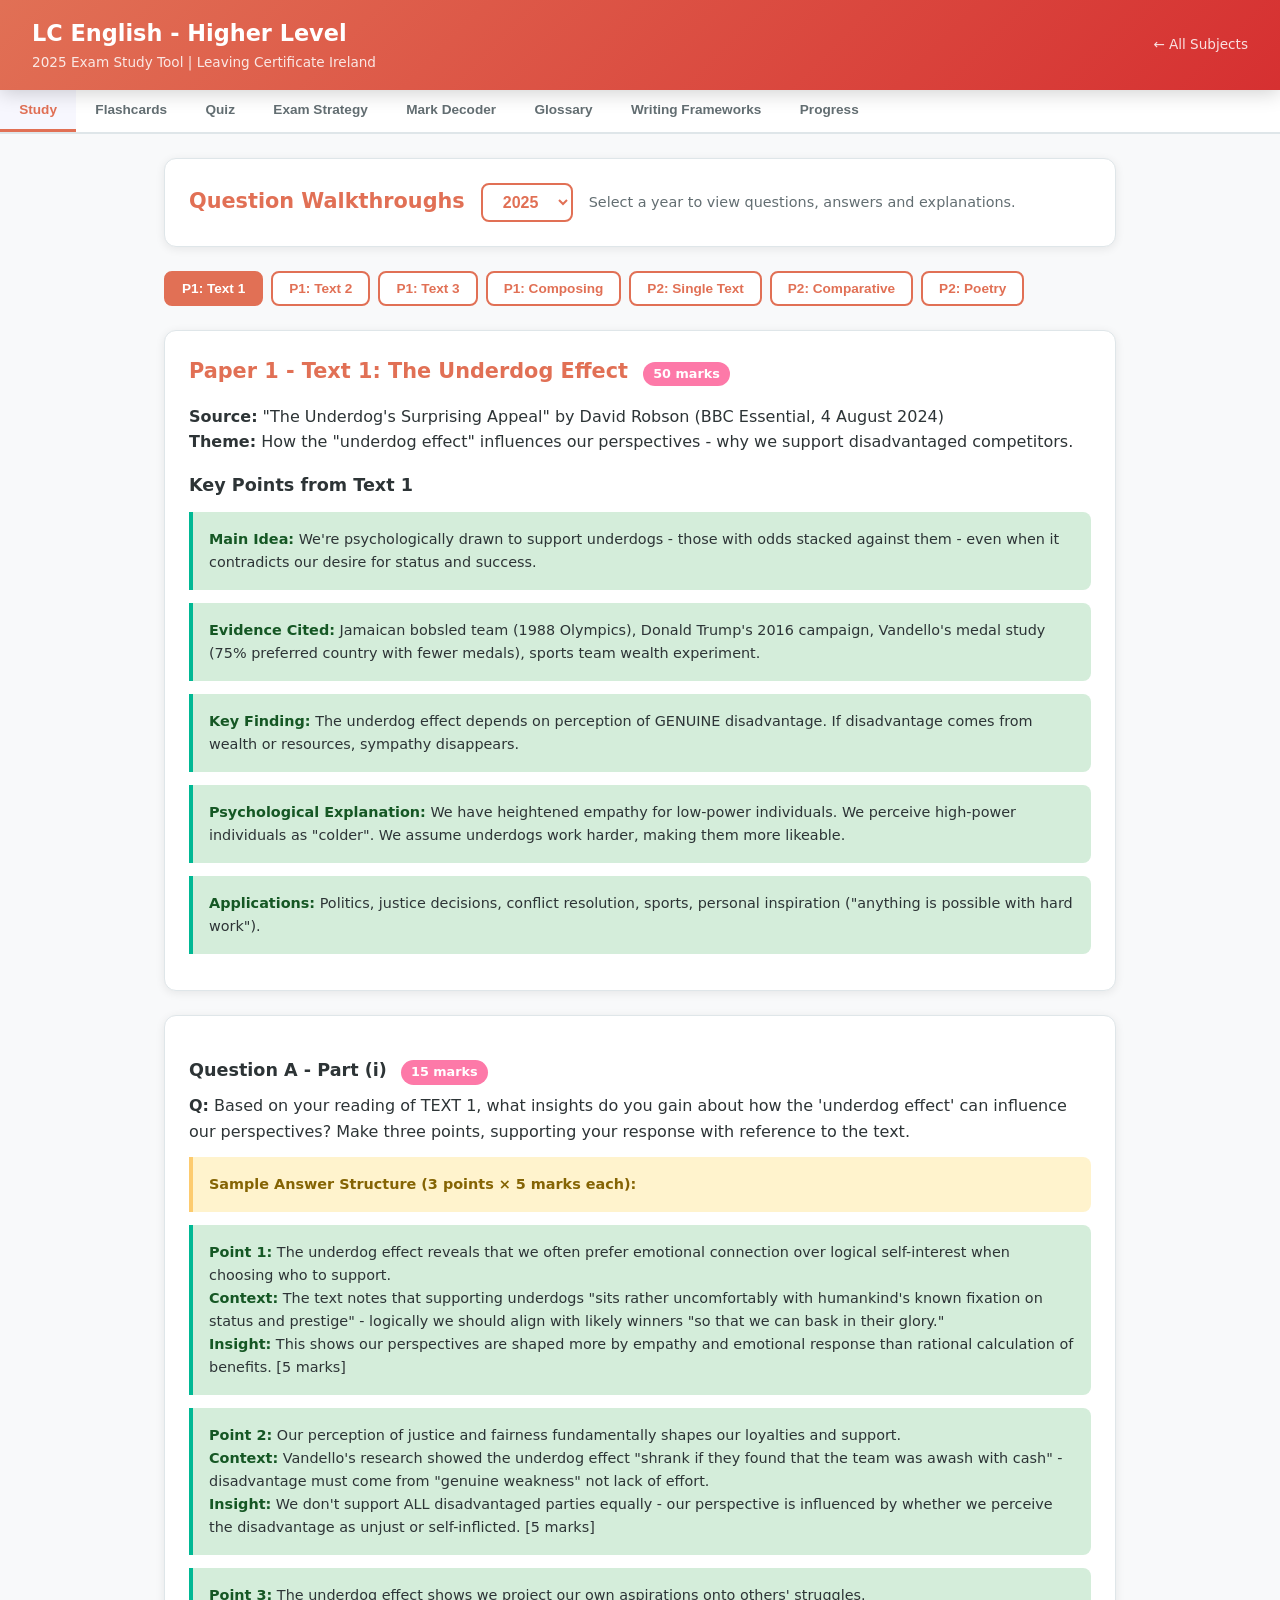
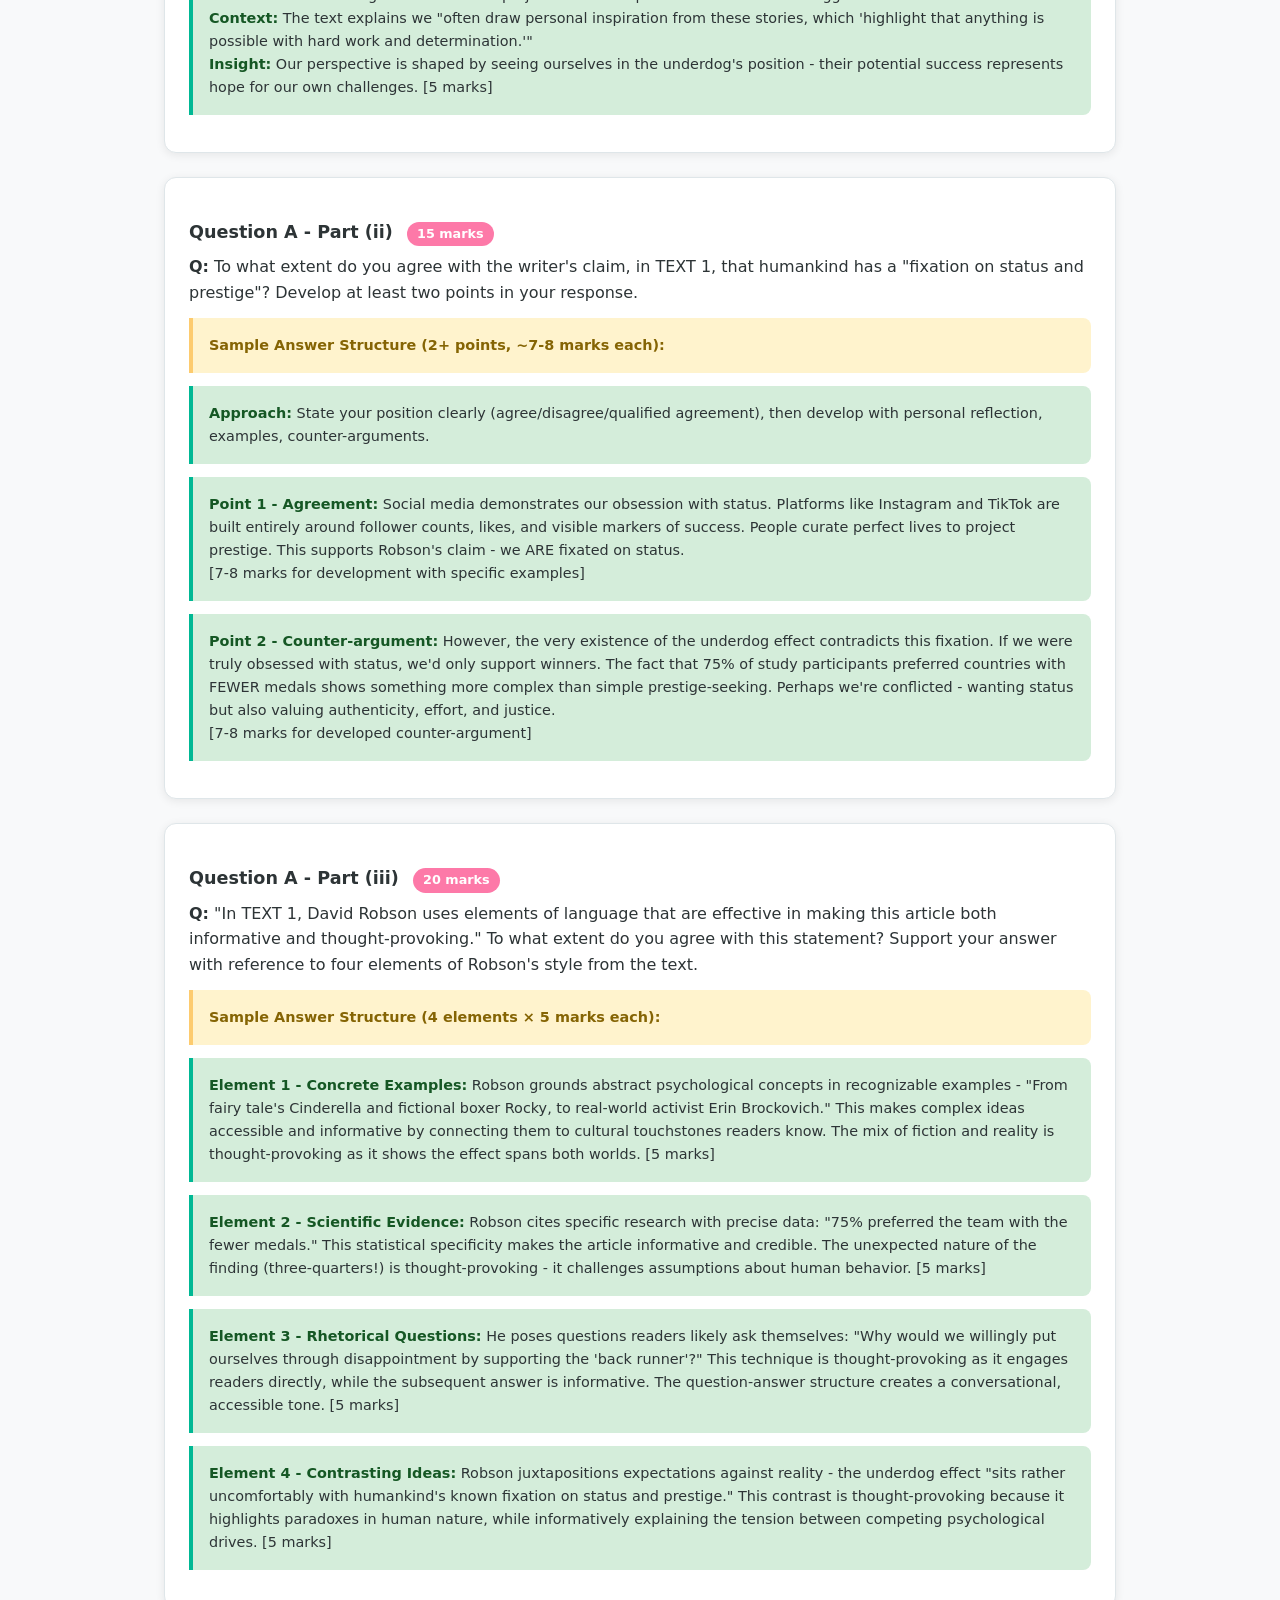
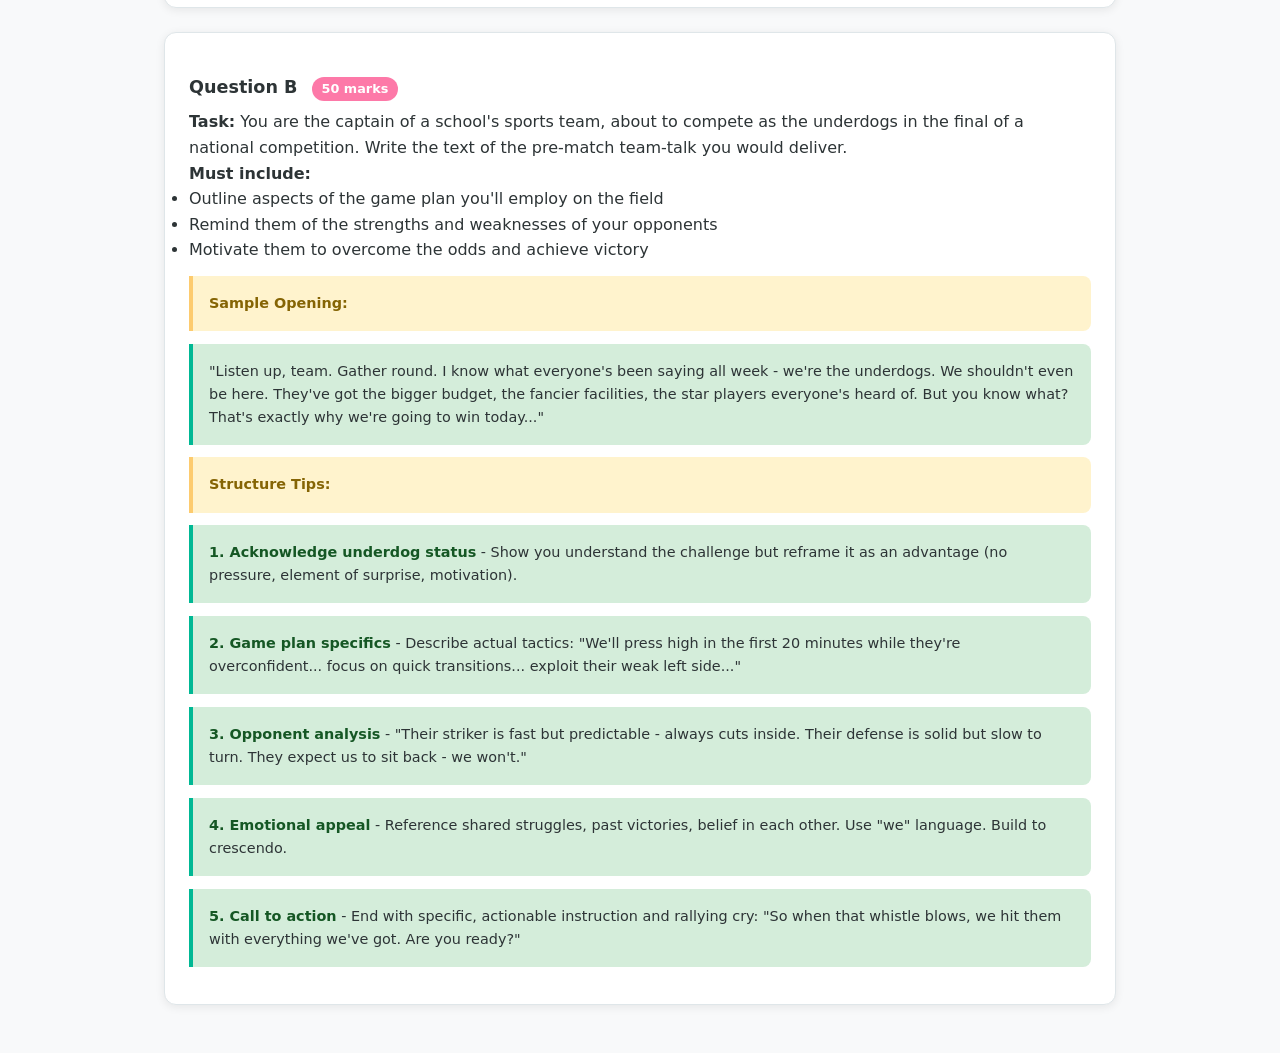
<file: english.html>
<!DOCTYPE html>
<html lang="en">
<head>
<meta charset="UTF-8">
<meta name="viewport" content="width=device-width, initial-scale=1.0">
<title>LC English - Higher Level Study Tool</title>
<link rel="stylesheet" href="css/shared.css">
</head>
<body class="subject-english">
<header class="app-header">
<div>
<h1>LC English - Higher Level</h1>
<p>2025 Exam Study Tool | Leaving Certificate Ireland</p>
</div>
<a href="index.html" class="home-link">&#8592; All Subjects</a>
</header>
<nav id="mainNav">
<button class="active" onclick="showTab('study','english')">Study</button>
<button onclick="showTab('flashcards','english')">Flashcards</button>
<button onclick="showTab('quiz','english')">Quiz</button>
<button onclick="showTab('strategy','english')">Exam Strategy</button>
<button onclick="showTab('marks','english')">Mark Decoder</button>
<button onclick="showTab('glossary','english')">Glossary</button>
<button onclick="showTab('frameworks','english')">Writing Frameworks</button>
<button onclick="showTab('progress','english')">Progress</button>
</nav>

<!-- EXAM STRATEGY TAB -->
<div id="tab-strategy" class="tab-content">
<div class="card">
<h2>Exam Paper Structure - TWO Papers</h2>
<p>The LC English Higher Level exam consists of <strong>TWO papers</strong>, each worth <strong>200 marks</strong> (400 marks total).</p>
</div>

<div class="card">
<h3>Paper 1: Comprehending & Composing</h3>
<p><strong>Wednesday, 4 June</strong> - Morning, 9:30-12:20 (2 hours 50 minutes) | <strong>200 marks</strong></p>
<table>
<tr><th>Section</th><th>Marks</th><th>What You Do</th><th>Time</th></tr>
<tr><td><strong>Section I: COMPREHENDING</strong></td><td>100</td><td>3 texts provided. Answer ONE Question A (50 marks) and ONE Question B (50 marks) from DIFFERENT texts.</td><td>~1 hour 20 min</td></tr>
<tr><td><strong>Section II: COMPOSING</strong></td><td>100</td><td>Choose ONE composition from 7 options (discursive essay, speech, short story, personal essay, feature article).</td><td>~1 hour 30 min</td></tr>
</table>
<p style="margin-top:1rem"><strong>IMPORTANT:</strong> You CANNOT answer Question A and Question B on the same text. Pick two different texts.</p>
</div>

<div class="card">
<h3>Paper 2: Single Text, Comparative, Poetry</h3>
<p><strong>Thursday, 5 June</strong> - Afternoon, 2:00-5:20 (3 hours 20 minutes) | <strong>200 marks</strong></p>
<table>
<tr><th>Section</th><th>Marks</th><th>What You Do</th><th>Time</th></tr>
<tr><td><strong>Section I: The Single Text</strong></td><td>60</td><td>Answer ONE question on your studied text (King Lear, The Crucible, Frankenstein, All the Light We Cannot See, or The Tenant of Wildfell Hall).</td><td>~1 hour</td></tr>
<tr><td><strong>Section II: Comparative Study</strong></td><td>70</td><td>Answer ONE question comparing 3 texts you studied (Theme/Issue, Cultural Context, or General Vision).</td><td>~1 hour 10 min</td></tr>
<tr><td><strong>Section III: Poetry</strong></td><td>70</td><td>A. Unseen Poem (20 marks) - answer 1 of 2 questions<br>B. Prescribed Poetry (50 marks) - answer on ONE poet you studied</td><td>~1 hour 10 min</td></tr>
</table>
<p style="margin-top:1rem"><strong>IMPORTANT:</strong> You MUST answer on Shakespearean Drama - either in Section I (King Lear) OR in Section II Comparative (King Lear or The Merry Wives of Windsor).</p>
</div>

<div class="card">
<h2>Paper 1 Time Management</h2>
<p>You get <strong>170 minutes</strong> for <strong>200 marks</strong>. Each section is worth 100 marks.</p>

<h3>Suggested Time Plan - Paper 1</h3>
<div class="time-block"><span class="time">9:30</span><span>Read all 3 texts, decide which texts for Q-A and Q-B (10 min)</span></div>
<div class="time-block"><span class="time">9:40</span><span>Section I: Question A - 50 marks (40 min)</span></div>
<div class="time-block"><span class="time">10:20</span><span>Section I: Question B - 50 marks (40 min)</span></div>
<div class="time-block"><span class="time">11:00</span><span>Read all 7 composition options, choose one (5 min)</span></div>
<div class="time-block"><span class="time">11:05</span><span>Section II: Plan your composition (10 min)</span></div>
<div class="time-block"><span class="time">11:15</span><span>Section II: Write composition - 100 marks (1 hour)</span></div>
<div class="time-block"><span class="time">12:15</span><span>Review and proofread (5 min)</span></div>
</div>

<div class="card">
<h2>Paper 2 Time Management</h2>
<p>You get <strong>200 minutes</strong> for <strong>200 marks</strong>. Time proportional to marks.</p>

<h3>Suggested Time Plan - Paper 2</h3>
<div class="time-block"><span class="time">2:00</span><span>Read all questions across all sections (5 min)</span></div>
<div class="time-block"><span class="time">2:05</span><span>Section I: Single Text - 60 marks (1 hour)</span></div>
<div class="time-block"><span class="time">3:05</span><span>Section II: Comparative Study - 70 marks (1 hour 10 min)</span></div>
<div class="time-block"><span class="time">4:15</span><span>Section III: Unseen Poem - 20 marks (20 min)</span></div>
<div class="time-block"><span class="time">4:35</span><span>Section III: Prescribed Poetry - 50 marks (40 min)</span></div>
<div class="time-block"><span class="time">5:15</span><span>Review all answers (5 min)</span></div>
</div>

<div class="card">
<h2>Top Exam Tips</h2>
<div class="explain"><strong>1. Use the PCLM criteria.</strong> Every answer should include: Point, Context (quote/reference), Language (techniques), and your view/Meaning. This structure maximizes marks.</div>
<div class="explain"><strong>2. Quote precisely.</strong> Short, integrated quotes work best. "The writer describes the earth as a 'suspended jewel'" is better than copying whole paragraphs.</div>
<div class="explain"><strong>3. Name the techniques.</strong> Don't just say "effective language" - name the technique: metaphor, imagery, repetition, contrast, rhetorical question, emotive language, etc.</div>
<div class="explain"><strong>4. Plan your composition.</strong> Spend 10 minutes planning. A clear structure (intro, 3-4 developed points, conclusion) earns more than rambling.</div>
<div class="explain"><strong>5. Answer the question directly.</strong> If asked "To what extent do you agree?", state your position clearly and develop it. Don't just describe the text.</div>
<div class="explain"><strong>6. Write in paragraphs.</strong> One clear point per paragraph. Topic sentence, evidence, analysis, link to question.</div>
<div class="explain"><strong>7. Manage your time strictly.</strong> Don't spend 90 minutes on Section I comprehension and have only 30 minutes left for your composition. The composition is worth 100 marks.</div>
<div class="explain"><strong>8. Use literary terminology.</strong> First-person narrative, omniscient narrator, personification, anaphora, tone, diction, syntax. Shows sophistication.</div>
<div class="explain"><strong>9. In comparative, connect your texts.</strong> Use phrases like "Similarly...", "In contrast to...", "Both texts...", "While Text A shows... Text B reveals..."</div>
<div class="explain"><strong>10. Proofread.</strong> Save 5 minutes at the end. Check spelling, grammar, clarity. Cross out mistakes neatly rather than leaving them.</div>
</div>
</div>

<!-- WRITING FRAMEWORKS TAB -->
<div id="tab-frameworks" class="tab-content">
<div class="card">
<h2>Writing Frameworks & Key Terms</h2>
<p>Essential structures and techniques for compositions and literary analysis.</p>
</div>

<div class="card">
<h3>Essay Structure (Discursive/Personal)</h3>
<div class="formula-box"><strong>Introduction</strong><div class="formula">Hook → Context → Thesis Statement<br>Engage the reader, introduce the topic, state your position clearly.</div></div>
<div class="formula-box"><strong>Body Paragraphs (3-4)</strong><div class="formula">Topic Sentence → Evidence/Example → Analysis → Link to Thesis<br>One clear idea per paragraph. Develop fully.</div></div>
<div class="formula-box"><strong>Conclusion</strong><div class="formula">Restate Thesis → Summarize Main Points → Broader Implication/Final Thought<br>Don't introduce new ideas. Leave the reader thinking.</div></div>
</div>

<div class="card">
<h3>Short Story Structure</h3>
<div class="formula-box"><strong>Opening</strong><div class="formula">Set scene, introduce character, establish tone. Hook the reader immediately.</div></div>
<div class="formula-box"><strong>Rising Action</strong><div class="formula">Build conflict, develop character, increase tension.</div></div>
<div class="formula-box"><strong>Climax</strong><div class="formula">Turning point, moment of greatest tension or revelation.</div></div>
<div class="formula-box"><strong>Resolution</strong><div class="formula">Resolve conflict, show character change, leave lasting impression.</div></div>
<p><strong>Key techniques:</strong> Dialogue, descriptive language, show don't tell, varied sentence structure, sensory details.</p>
</div>

<div class="card">
<h3>Speech Structure</h3>
<div class="formula-box"><strong>Opening</strong><div class="formula">Greeting → Hook → Establish credibility → Preview main points<br>"Good morning. Imagine a world where..."</div></div>
<div class="formula-box"><strong>Body</strong><div class="formula">3 main points, each developed with evidence, examples, anecdotes<br>Use rhetorical devices: repetition, rule of three, rhetorical questions</div></div>
<div class="formula-box"><strong>Conclusion</strong><div class="formula">Summarize → Call to action → Memorable closing line<br>"So I ask you today..."</div></div>
<p><strong>Techniques:</strong> Direct address ("you"), anaphora (repetition), emotive language, inclusive pronouns ("we"), contrast, humor.</p>
</div>

<div class="card">
<h3>Feature Article Structure</h3>
<div class="formula-box"><strong>Headline</strong><div class="formula">Catchy, informative title (often includes wordplay or intrigue)</div></div>
<div class="formula-box"><strong>Introduction</strong><div class="formula">Engaging lead paragraph - anecdote, startling fact, or vivid description</div></div>
<div class="formula-box"><strong>Body</strong><div class="formula">Develop topic with varied paragraphs: facts, quotes, examples, analysis<br>Use subheadings for structure</div></div>
<div class="formula-box"><strong>Conclusion</strong><div class="formula">Circle back to opening, leave reader with insight or question</div></div>
<p><strong>Tone:</strong> Engaging, accessible, informative. Mix facts with opinion/reflection.</p>
</div>

<div class="card">
<h3>PCLM Analysis Framework (For Comprehending Questions)</h3>
<div class="formula-box"><strong>P - Point</strong><div class="formula">State your point clearly and directly.</div></div>
<div class="formula-box"><strong>C - Context</strong><div class="formula">Quote or reference the text specifically.</div></div>
<div class="formula-box"><strong>L - Language</strong><div class="formula">Identify the technique used (metaphor, imagery, tone, etc.)</div></div>
<div class="formula-box"><strong>M - Meaning</strong><div class="formula">Explain the effect/significance. Connect to the question.</div></div>
<p><strong>Example:</strong> "Atwood uses humor to engage her audience (P). She states she's 'older than Donald Trump - and better looking!' (C). This self-deprecating humor and contrast (L) immediately establishes rapport with young listeners and shows she doesn't take herself too seriously (M)."</p>
</div>
</div>

<!-- GLOSSARY TAB -->
<div id="tab-glossary" class="tab-content">
<div class="card">
<h2>Literary Terms & Techniques Glossary</h2>
<p>Search for any term. Essential vocabulary for analyzing texts and writing compositions.</p>
<input type="text" class="glossary-search" id="glossarySearch" placeholder="Search terms..." oninput="filterGlossary()">
</div>
<div id="glossaryList">
<dl>
<div class="glossary-item"><dt>Metaphor</dt><dd>A figure of speech that describes something by saying it IS something else. Creates direct comparison without 'like' or 'as'. Example: "The earth is a mother waiting for her children to return."</dd></div>
<div class="glossary-item"><dt>Simile</dt><dd>A comparison using 'like' or 'as'. Example: "Africa from space looks like a Turner painting."</dd></div>
<div class="glossary-item"><dt>Personification</dt><dd>Giving human qualities to non-human things. Example: "The way the planet seems to breathe, an animal unto itself."</dd></div>
<div class="glossary-item"><dt>Imagery</dt><dd>Vivid descriptive language that appeals to the senses (sight, sound, touch, taste, smell). Creates mental pictures for the reader.</dd></div>
<div class="glossary-item"><dt>Tone</dt><dd>The writer's attitude toward the subject or audience. Can be serious, humorous, sarcastic, optimistic, pessimistic, etc.</dd></div>
<div class="glossary-item"><dt>Diction</dt><dd>Word choice. Formal vs informal, technical vs accessible, emotive vs neutral. The specific words a writer selects.</dd></div>
<div class="glossary-item"><dt>Syntax</dt><dd>Sentence structure. How words and phrases are arranged. Can be simple, complex, fragmented, repetitive, varied.</dd></div>
<div class="glossary-item"><dt>Anaphora</dt><dd>Repetition of a word or phrase at the beginning of successive clauses or sentences. Example: "Once, there were no avocadoes... Once, children were taught to duck... Once, there was a world war..."</dd></div>
<div class="glossary-item"><dt>Rhetorical Question</dt><dd>A question asked for effect, not requiring an answer. Used to make the audience think or to emphasize a point.</dd></div>
<div class="glossary-item"><dt>Rule of Three</dt><dd>Listing three elements for emphasis and rhythm. Example: "inspiring visionaries, scientists, inventors, entrepreneurs, funders, policy makers, on-the-ground organisers."</dd></div>
<div class="glossary-item"><dt>Juxtaposition</dt><dd>Placing two contrasting ideas/images side by side for effect. Highlights differences.</dd></div>
<div class="glossary-item"><dt>Contrast</dt><dd>Emphasizing differences between two things, ideas, or time periods. Used to highlight change or opposing viewpoints.</dd></div>
<div class="glossary-item"><dt>Alliteration</dt><dd>Repetition of initial consonant sounds in neighboring words. Example: "plucky chancer."</dd></div>
<div class="glossary-item"><dt>Emotive Language</dt><dd>Words chosen to provoke an emotional response. Loaded with feeling or judgment.</dd></div>
<div class="glossary-item"><dt>Hyperbole</dt><dd>Deliberate exaggeration for emphasis or effect. Example: "I haven't yet killed off every single character in them."</dd></div>
<div class="glossary-item"><dt>Irony</dt><dd>Saying one thing but meaning another, or when the outcome is opposite to what's expected. Can be verbal, situational, or dramatic.</dd></div>
<div class="glossary-item"><dt>First-Person Narrative</dt><dd>Story told from the perspective of "I" or "we". The narrator is a character in the story.</dd></div>
<div class="glossary-item"><dt>Third-Person Narrative</dt><dd>Story told from an outside perspective using "he", "she", "they". Can be omniscient (all-knowing) or limited.</dd></div>
<div class="glossary-item"><dt>Omniscient Narrator</dt><dd>A narrator who knows everything about all characters and events. Can enter any character's mind.</dd></div>
<div class="glossary-item"><dt>Foreshadowing</dt><dd>Hints or clues about what will happen later in the narrative. Builds anticipation.</dd></div>
<div class="glossary-item"><dt>Flashback</dt><dd>Interruption of chronological narrative to show events from the past.</dd></div>
<div class="glossary-item"><dt>Symbolism</dt><dd>Using an object, character, or event to represent something deeper or more abstract. Example: a journey symbolizing personal growth.</dd></div>
<div class="glossary-item"><dt>Theme</dt><dd>The central idea or underlying message of a text. Universal concepts like love, power, justice, identity.</dd></div>
<div class="glossary-item"><dt>Motif</dt><dd>A recurring element (image, phrase, idea) that has symbolic significance and helps develop the theme.</dd></div>
<div class="glossary-item"><dt>Allegory</dt><dd>A narrative where characters and events represent abstract ideas or moral qualities. The story has both literal and symbolic meaning.</dd></div>
<div class="glossary-item"><dt>Allusion</dt><dd>A reference to another text, historical event, or cultural element. Assumes reader's knowledge.</dd></div>
<div class="glossary-item"><dt>Analogy</dt><dd>A comparison between two things to explain or clarify. Often used to make complex ideas accessible.</dd></div>
<div class="glossary-item"><dt>Apostrophe</dt><dd>Directly addressing an absent person, abstract concept, or inanimate object.</dd></div>
<div class="glossary-item"><dt>Bathos</dt><dd>An abrupt shift from the serious/elevated to the trivial/mundane, often for comic effect.</dd></div>
<div class="glossary-item"><dt>Dialogue</dt><dd>Conversation between characters. Reveals character, advances plot, provides information.</dd></div>
<div class="glossary-item"><dt>Euphemism</dt><dd>A mild or indirect word/phrase used instead of something harsh or blunt. Example: "passed away" for "died."</dd></div>
<div class="glossary-item"><dt>Pathos</dt><dd>Quality that evokes pity, sadness, or compassion in the audience/reader.</dd></div>
<div class="glossary-item"><dt>Ethos</dt><dd>Appeal to credibility or character. Establishing authority or trustworthiness.</dd></div>
<div class="glossary-item"><dt>Logos</dt><dd>Appeal to logic and reason. Using facts, statistics, logical arguments.</dd></div>
<div class="glossary-item"><dt>Oxymoron</dt><dd>Two contradictory words placed together. Example: "bittersweet", "deafening silence."</dd></div>
<div class="glossary-item"><dt>Paradox</dt><dd>A statement that appears self-contradictory but reveals a deeper truth.</dd></div>
<div class="glossary-item"><dt>Satire</dt><dd>Use of humor, irony, or exaggeration to criticize or expose flaws, often in society or politics.</dd></div>
<div class="glossary-item"><dt>Stream of Consciousness</dt><dd>Narrative technique that presents thoughts and feelings as they occur, without conventional structure.</dd></div>
<div class="glossary-item"><dt>Understatement</dt><dd>Deliberately representing something as less important or serious than it is, often for ironic effect.</dd></div>
<div class="glossary-item"><dt>Vernacular</dt><dd>Everyday language of a particular region or group. Informal, conversational speech.</dd></div>
<div class="glossary-item"><dt>Climax</dt><dd>The turning point or moment of greatest tension in a narrative. The peak of the action.</dd></div>
<div class="glossary-item"><dt>Denouement</dt><dd>The resolution or unraveling of the plot after the climax. Loose ends are tied up.</dd></div>
<div class="glossary-item"><dt>Protagonist</dt><dd>The main character or hero of a story. The character the reader typically follows.</dd></div>
<div class="glossary-item"><dt>Antagonist</dt><dd>The character or force that opposes the protagonist. Creates conflict.</dd></div>
<div class="glossary-item"><dt>Foil</dt><dd>A character who contrasts with another character (usually the protagonist) to highlight particular qualities.</dd></div>
<div class="glossary-item"><dt>Genre</dt><dd>A category of literature characterized by particular style, form, or content. Example: tragedy, comedy, romance, dystopia.</dd></div>
<div class="glossary-item"><dt>Internal Conflict</dt><dd>Psychological struggle within a character's mind. Character vs self.</dd></div>
<div class="glossary-item"><dt>External Conflict</dt><dd>Struggle between character and outside force. Character vs character, society, nature, or fate.</dd></div>
</dl>
</div>
</div>

<!-- MARK SCHEME DECODER TAB -->
<div id="tab-marks" class="tab-content">
<div class="card">
<h2>Mark Scheme Decoder</h2>
<p>Understanding how English examiners award marks is crucial for maximizing your score.</p>
</div>

<div class="card">
<h3>Paper 1 - Section I: Comprehending (100 marks)</h3>
<div class="mark-info"><strong>Question A Structure (50 marks)</strong> - Three parts: (i) 15 marks, (ii) 15 marks, (iii) 20 marks</div>
<div class="mark-info"><strong>Part (i) - Insights from text (15 marks)</strong> - Make THREE points. Each point with supporting reference = 5 marks. Must quote or reference the text specifically.</div>
<div class="mark-info"><strong>Part (ii) - Personal response (15 marks)</strong> - Develop TWO points minimum. Each point = ~7-8 marks. Must show clear personal engagement with the question.</div>
<div class="mark-info"><strong>Part (iii) - Language analysis (20 marks)</strong> - Discuss FOUR elements of style. Each element analyzed = 5 marks. Must NAME the technique and explain its EFFECT.</div>
</div>

<div class="card">
<h3>Paper 1 - Section I: Question B (50 marks)</h3>
<div class="mark-info"><strong>Functional Writing Task</strong> - You're writing in a specific role (team captain, hotel manager, podcast contributor). Marks awarded for:</div>
<div class="mark-info"><strong>Content & Purpose (25 marks)</strong> - Addressing all bullet points, staying in role, achieving the purpose.</div>
<div class="mark-info"><strong>Coherence & Structure (15 marks)</strong> - Logical organization, paragraph structure, transitions.</div>
<div class="mark-info"><strong>Language & Style (10 marks)</strong> - Appropriate tone, vocabulary, sentence variety, technical accuracy.</div>
<p><strong>Key point:</strong> You MUST address ALL the bullet points given in the question. Missing one = significant mark loss.</p>
</div>

<div class="card">
<h3>Paper 1 - Section II: Composing (100 marks)</h3>
<div class="mark-info"><strong>Clarity of Purpose (P) - 30 marks</strong> - How well you understand and fulfill the task (essay, speech, story, etc.). Clear focus and sustained engagement.</div>
<div class="mark-info"><strong>Coherence of Delivery (C) - 30 marks</strong> - Structure, organization, logical flow. Introduction, development, conclusion. Paragraphing.</div>
<div class="mark-info"><strong>Efficiency of Language Use (L) - 30 marks</strong> - Vocabulary, sentence structure, style, tone appropriate to task. Sophistication and variety.</div>
<div class="mark-info"><strong>Accuracy of Mechanics (M) - 10 marks</strong> - Spelling, grammar, punctuation. Consistent tense. Technical correctness.</div>
<p><strong>PCLM breakdown:</strong> Each category is marked independently. A piece with brilliant ideas but poor structure won't score full marks.</p>
</div>

<div class="card">
<h3>Paper 2 - Section I: Single Text (60 marks)</h3>
<div class="mark-info"><strong>Relevance & Insight (15 marks)</strong> - Direct engagement with the question, depth of understanding, original thought.</div>
<div class="mark-info"><strong>Argument & Support (30 marks)</strong> - Quality of points, use of textual evidence (quotes/references), development of ideas.</div>
<div class="mark-info"><strong>Language & Style (10 marks)</strong> - Clarity, vocabulary, sentence structure, literary terminology.</div>
<div class="mark-info"><strong>Mechanics (5 marks)</strong> - Spelling, grammar, punctuation.</div>
<p><strong>Note:</strong> Two questions per text - often one on power/themes, one on literary techniques & credibility.</p>
</div>

<div class="card">
<h3>Paper 2 - Section II: Comparative Study (70 marks)</h3>
<div class="mark-info"><strong>Part (a) - 30 marks</strong> - Depth of engagement with ONE text. Clear understanding of the mode (Theme, Cultural Context, or General Vision).</div>
<div class="mark-info"><strong>Part (b) - 40 marks</strong> - Comparison of TWO other texts. Must explicitly COMPARE (similarities/differences), not just describe each separately.</div>
<p><strong>Comparison markers award extra marks:</strong> "Similarly...", "In contrast...", "While Text A..., Text B...", "Both texts show..."</p>
<div class="mark-info"><strong>Mode-specific focus required:</strong> Theme/Issue questions focus on central ideas. Cultural Context questions focus on societal norms and values. General Vision questions focus on overall outlook (optimistic/pessimistic).</div>
</div>

<div class="card">
<h3>Paper 2 - Section III: Poetry (70 marks total)</h3>
<div class="mark-info"><strong>A. Unseen Poem (20 marks)</strong> - Either Question 1 (two parts: mood description 10 marks + title evaluation 10 marks) OR Question 2 (single question on language use 20 marks).</div>
<div class="mark-info"><strong>B. Prescribed Poetry (50 marks)</strong> - Answer on ONE poet studied. Must discuss MULTIPLE poems. Marks for: relevance to question (10), quality of argument with textual support (30), language & style (7), mechanics (3).</div>
<p><strong>Poetry technique terminology essential:</strong> Enjambment, caesura, assonance, consonance, meter, stanza structure, volta, etc.</p>
</div>

<div class="card">
<h3>Golden Rules for Maximum Marks</h3>
<div class="explain"><strong>1. Use the PCLM structure.</strong> Point → Context (quote) → Language (technique name) → Meaning (effect/significance). This hits all marking criteria.</div>
<div class="explain"><strong>2. Quote intelligently.</strong> Short, integrated quotes work best. "The writer describes X as 'Y'" earns more marks than copying paragraphs without analysis.</div>
<div class="explain"><strong>3. Name the technique.</strong> Don't say "nice language" - say "metaphor", "emotive diction", "anaphora", "contrast". Shows literary knowledge.</div>
<div class="explain"><strong>4. Answer the question directly.</strong> If asked "To what extent...?", state your position clearly. Don't waffle or avoid committing.</div>
<div class="explain"><strong>5. Develop your points fully.</strong> One well-developed point with evidence > three superficial points without support.</div>
<div class="explain"><strong>6. Address ALL bullet points.</strong> In Question B (functional writing), every bullet point must be covered. Missing one loses major marks.</div>
<div class="explain"><strong>7. Compare explicitly in Comparative.</strong> Use comparison language. Don't write separate essays on each text.</div>
<div class="explain"><strong>8. Use literary terminology.</strong> Shows sophistication. First-person narrative, omniscient narrator, foreshadowing, juxtaposition, etc.</div>
<div class="explain"><strong>9. Plan before writing.</strong> 10 minutes planning your composition saves time and earns more marks. Structure matters.</div>
<div class="explain"><strong>10. Proofread.</strong> 5 minutes checking spelling, grammar, clarity. Cross out mistakes neatly. Mechanics marks matter.</div>
</div>
</div>

<!-- STUDY TAB -->
<div id="tab-study" class="tab-content active">
<div class="card" style="display:flex;align-items:center;gap:1rem;flex-wrap:wrap;">
<h2 style="margin:0">Question Walkthroughs</h2>
<select id="studyYearSelect" onchange="switchStudyYear(this.value,'english')" style="padding:0.5rem 1rem;border:2px solid var(--primary);border-radius:8px;font-size:1rem;font-weight:600;color:var(--primary);background:#fff;cursor:pointer;">
<option value="2025" selected>2025</option>
<option value="2024">2024</option>
<option value="2023">2023</option>
<option value="2022">2022</option>
<option value="2021">2021</option>
<option value="2020">2020</option>
<option value="2019">2019</option>
<option value="2018">2018</option>
<option value="2017">2017</option>
<option value="2016">2016</option>
<option value="2015">2015</option>
<option value="2014">2014</option>
<option value="2013">2013</option>
<option value="2012">2012</option>
</select>
<p style="margin:0;color:var(--text-light);font-size:0.9rem;">Select a year to view questions, answers and explanations.</p>
</div>
<div id="pastYearContent" style="display:none"></div>
<div id="walkthrough-2025">
<div class="question-nav" id="studyNav">
<button class="active" onclick="showQuestion('p1-text1','english')">P1: Text 1</button>
<button onclick="showQuestion('p1-text2','english')">P1: Text 2</button>
<button onclick="showQuestion('p1-text3','english')">P1: Text 3</button>
<button onclick="showQuestion('p1-composing','english')">P1: Composing</button>
<button onclick="showQuestion('p2-single','english')">P2: Single Text</button>
<button onclick="showQuestion('p2-comparative','english')">P2: Comparative</button>
<button onclick="showQuestion('p2-poetry','english')">P2: Poetry</button>
</div>

<!-- PAPER 1: TEXT 1 - UNDERDOG EFFECT -->
<div class="q-section active" id="q-p1-text1">
<div class="card">
<h2>Paper 1 - Text 1: The Underdog Effect <span class="marks-badge">50 marks</span></h2>
<p><strong>Source:</strong> "The Underdog's Surprising Appeal" by David Robson (BBC Essential, 4 August 2024)</p>
<p><strong>Theme:</strong> How the "underdog effect" influences our perspectives - why we support disadvantaged competitors.</p>

<h3>Key Points from Text 1</h3>
<div class="explain"><strong>Main Idea:</strong> We're psychologically drawn to support underdogs - those with odds stacked against them - even when it contradicts our desire for status and success.</div>
<div class="explain"><strong>Evidence Cited:</strong> Jamaican bobsled team (1988 Olympics), Donald Trump's 2016 campaign, Vandello's medal study (75% preferred country with fewer medals), sports team wealth experiment.</div>
<div class="explain"><strong>Key Finding:</strong> The underdog effect depends on perception of GENUINE disadvantage. If disadvantage comes from wealth or resources, sympathy disappears.</div>
<div class="explain"><strong>Psychological Explanation:</strong> We have heightened empathy for low-power individuals. We perceive high-power individuals as "colder". We assume underdogs work harder, making them more likeable.</div>
<div class="explain"><strong>Applications:</strong> Politics, justice decisions, conflict resolution, sports, personal inspiration ("anything is possible with hard work").</div>
</div>

<div class="card">
<h3>Question A - Part (i) <span class="marks-badge">15 marks</span></h3>
<p><strong>Q:</strong> Based on your reading of TEXT 1, what insights do you gain about how the 'underdog effect' can influence our perspectives? Make three points, supporting your response with reference to the text.</p>

<div class="working"><strong>Sample Answer Structure (3 points × 5 marks each):</strong></div>

<div class="explain">
<strong>Point 1:</strong> The underdog effect reveals that we often prefer emotional connection over logical self-interest when choosing who to support.<br>
<strong>Context:</strong> The text notes that supporting underdogs "sits rather uncomfortably with humankind's known fixation on status and prestige" - logically we should align with likely winners "so that we can bask in their glory."<br>
<strong>Insight:</strong> This shows our perspectives are shaped more by empathy and emotional response than rational calculation of benefits. [5 marks]
</div>

<div class="explain">
<strong>Point 2:</strong> Our perception of justice and fairness fundamentally shapes our loyalties and support.<br>
<strong>Context:</strong> Vandello's research showed the underdog effect "shrank if they found that the team was awash with cash" - disadvantage must come from "genuine weakness" not lack of effort.<br>
<strong>Insight:</strong> We don't support ALL disadvantaged parties equally - our perspective is influenced by whether we perceive the disadvantage as unjust or self-inflicted. [5 marks]
</div>

<div class="explain">
<strong>Point 3:</strong> The underdog effect shows we project our own aspirations onto others' struggles.<br>
<strong>Context:</strong> The text explains we "often draw personal inspiration from these stories, which 'highlight that anything is possible with hard work and determination.'"<br>
<strong>Insight:</strong> Our perspective is shaped by seeing ourselves in the underdog's position - their potential success represents hope for our own challenges. [5 marks]
</div>
</div>

<div class="card">
<h3>Question A - Part (ii) <span class="marks-badge">15 marks</span></h3>
<p><strong>Q:</strong> To what extent do you agree with the writer's claim, in TEXT 1, that humankind has a "fixation on status and prestige"? Develop at least two points in your response.</p>

<div class="working"><strong>Sample Answer Structure (2+ points, ~7-8 marks each):</strong></div>

<div class="explain">
<strong>Approach:</strong> State your position clearly (agree/disagree/qualified agreement), then develop with personal reflection, examples, counter-arguments.
</div>

<div class="explain">
<strong>Point 1 - Agreement:</strong> Social media demonstrates our obsession with status. Platforms like Instagram and TikTok are built entirely around follower counts, likes, and visible markers of success. People curate perfect lives to project prestige. This supports Robson's claim - we ARE fixated on status.<br>[7-8 marks for development with specific examples]
</div>

<div class="explain">
<strong>Point 2 - Counter-argument:</strong> However, the very existence of the underdog effect contradicts this fixation. If we were truly obsessed with status, we'd only support winners. The fact that 75% of study participants preferred countries with FEWER medals shows something more complex than simple prestige-seeking. Perhaps we're conflicted - wanting status but also valuing authenticity, effort, and justice.<br>[7-8 marks for developed counter-argument]
</div>
</div>

<div class="card">
<h3>Question A - Part (iii) <span class="marks-badge">20 marks</span></h3>
<p><strong>Q:</strong> "In TEXT 1, David Robson uses elements of language that are effective in making this article both informative and thought-provoking." To what extent do you agree with this statement? Support your answer with reference to four elements of Robson's style from the text.</p>

<div class="working"><strong>Sample Answer Structure (4 elements × 5 marks each):</strong></div>

<div class="explain">
<strong>Element 1 - Concrete Examples:</strong> Robson grounds abstract psychological concepts in recognizable examples - "From fairy tale's Cinderella and fictional boxer Rocky, to real-world activist Erin Brockovich." This makes complex ideas accessible and informative by connecting them to cultural touchstones readers know. The mix of fiction and reality is thought-provoking as it shows the effect spans both worlds. [5 marks]
</div>

<div class="explain">
<strong>Element 2 - Scientific Evidence:</strong> Robson cites specific research with precise data: "75% preferred the team with the fewer medals." This statistical specificity makes the article informative and credible. The unexpected nature of the finding (three-quarters!) is thought-provoking - it challenges assumptions about human behavior. [5 marks]
</div>

<div class="explain">
<strong>Element 3 - Rhetorical Questions:</strong> He poses questions readers likely ask themselves: "Why would we willingly put ourselves through disappointment by supporting the 'back runner'?" This technique is thought-provoking as it engages readers directly, while the subsequent answer is informative. The question-answer structure creates a conversational, accessible tone. [5 marks]
</div>

<div class="explain">
<strong>Element 4 - Contrasting Ideas:</strong> Robson juxtapositions expectations against reality - the underdog effect "sits rather uncomfortably with humankind's known fixation on status and prestige." This contrast is thought-provoking because it highlights paradoxes in human nature, while informatively explaining the tension between competing psychological drives. [5 marks]
</div>
</div>

<div class="card">
<h3>Question B <span class="marks-badge">50 marks</span></h3>
<p><strong>Task:</strong> You are the captain of a school's sports team, about to compete as the underdogs in the final of a national competition. Write the text of the pre-match team-talk you would deliver.</p>
<p><strong>Must include:</strong></p>
<ul>
<li>Outline aspects of the game plan you'll employ on the field</li>
<li>Remind them of the strengths and weaknesses of your opponents</li>
<li>Motivate them to overcome the odds and achieve victory</li>
</ul>

<div class="working"><strong>Sample Opening:</strong></div>
<div class="explain">
"Listen up, team. Gather round. I know what everyone's been saying all week - we're the underdogs. We shouldn't even be here. They've got the bigger budget, the fancier facilities, the star players everyone's heard of. But you know what? That's exactly why we're going to win today..."
</div>

<div class="working"><strong>Structure Tips:</strong></div>
<div class="explain"><strong>1. Acknowledge underdog status</strong> - Show you understand the challenge but reframe it as an advantage (no pressure, element of surprise, motivation).</div>
<div class="explain"><strong>2. Game plan specifics</strong> - Describe actual tactics: "We'll press high in the first 20 minutes while they're overconfident... focus on quick transitions... exploit their weak left side..."</div>
<div class="explain"><strong>3. Opponent analysis</strong> - "Their striker is fast but predictable - always cuts inside. Their defense is solid but slow to turn. They expect us to sit back - we won't."</div>
<div class="explain"><strong>4. Emotional appeal</strong> - Reference shared struggles, past victories, belief in each other. Use "we" language. Build to crescendo.</div>
<div class="explain"><strong>5. Call to action</strong> - End with specific, actionable instruction and rallying cry: "So when that whistle blows, we hit them with everything we've got. Are you ready?"</div>
</div>
</div>

<!-- PAPER 1: TEXT 2 - MARGARET ATWOOD -->
<div class="q-section" id="q-p1-text2">
<div class="card">
<h2>Paper 1 - Text 2: Margaret Atwood Speech <span class="marks-badge">50 marks</span></h2>
<p><strong>Source:</strong> Speech at One Young World Congress, Montreal, September 2024</p>
<p><strong>Theme:</strong> A "wise old counsellor" offers advice and perspective on world problems to young people.</p>

<h3>Key Points from Text 2</h3>
<div class="explain"><strong>Tone:</strong> Humorous, self-deprecating, yet ultimately serious and inspiring. Atwood uses comedy to engage before delivering weighty messages.</div>
<div class="explain"><strong>Opening Strategy:</strong> Jokes about age, dystopian novels, naps after lunch. Establishes rapport and shows she doesn't take herself too seriously.</div>
<div class="explain"><strong>Historical Perspective:</strong> "Cheer up, it's been worse." References French Revolution, World War II, bubonic plague, atomic bomb drills. Message: humanity has survived catastrophes before.</div>
<div class="explain"><strong>Current Challenges:</strong> Climate change as the "worst one now" - brings wildfires, floods, droughts, migration. Also mentions old problems: wars, economic inequality, authoritarian regimes.</div>
<div class="explain"><strong>Solutions Focus:</strong> Highlights innovations already underway: marine parks, mushrooms that eat plastic, hydrogen fuels, new foods. Emphasizes THREE requirements: lower carbon, affordability, attractiveness.</div>
<div class="explain"><strong>Call to Action:</strong> "All beneficial actions must be local and grounded" BUT must also scale internationally. Requires collaboration: "indigenous peoples, scientists, inventors, entrepreneurs, funders, policy makers."</div>
<div class="explain"><strong>Closing:</strong> "Go. For. It." - Direct, emphatic, optimistic command.</div>
</div>

<div class="card">
<h3>Question A - Part (i) <span class="marks-badge">15 marks</span></h3>
<p><strong>Q:</strong> Based on your reading of TEXT 2 what insights do you gain about Margaret Atwood's perspective on current world problems? Make three points, supporting your response with reference to the text.</p>

<div class="working"><strong>Sample Answer Structure:</strong></div>

<div class="explain">
<strong>Point 1:</strong> Atwood believes current crises should be contextualized within human history rather than viewed in isolation.<br>
<strong>Context:</strong> She emphasizes "Cheer up, it's been worse" and lists historical catastrophes - world wars that "killed an estimated 80 million people" and plagues that "killed half the population of Europe."<br>
<strong>Insight:</strong> Her perspective is that while problems are serious, humanity has proven resilient. Historical context prevents despair. [5 marks]
</div>

<div class="explain">
<strong>Point 2:</strong> She views climate change as fundamentally different from past problems because it creates cascading, interconnected challenges.<br>
<strong>Context:</strong> She calls climate change "the worst one now" and shows how it brings "whirlwind wildfires, floods, soil erosion, violent winds, droughts, bad harvests" and "human migration on a vast scale."<br>
<strong>Insight:</strong> Unlike isolated historical catastrophes, this crisis is systemic - one problem triggers multiple others. Her perspective emphasizes interconnectedness. [5 marks]
</div>

<div class="explain">
<strong>Point 3:</strong> Atwood believes solutions exist but require both innovation AND pragmatism to succeed.<br>
<strong>Context:</strong> She lists innovations but stresses they must be "cheap enough so that many, many people will be able to deploy them" and "attractive enough so people will want to actually use them."<br>
<strong>Insight:</strong> Her perspective is realistic - she knows brilliant ideas fail if they're unaffordable or unappealing. Real-world implementation matters more than theoretical perfection. [5 marks]
</div>
</div>

<div class="card">
<h3>Question A - Part (iii) <span class="marks-badge">20 marks</span></h3>
<p><strong>Q:</strong> "In TEXT 2, Margaret Atwood uses elements of language that are effective in making this speech both engaging and inspiring." To what extent do you agree with this statement? Support your answer with reference to four elements of Atwood's style from the text.</p>

<div class="working"><strong>Sample Answer Structure:</strong></div>

<div class="explain">
<strong>Element 1 - Self-Deprecating Humor:</strong> Atwood immediately engages the audience with jokes: "I'm older than Donald Trump - and better looking!" and "One day you will have to take naps after lunch. So, cherish the moment." This humor is engaging because it's unexpected from a literary icon, and inspiring because it shows humility - she positions herself as approachable rather than superior. [5 marks]
</div>

<div class="explain">
<strong>Element 2 - Anaphora (Repetition):</strong> She uses powerful repetition with "Once..." to list historical hardships: "Once, there were no avocadoes... Once, children were taught to duck... Once, there was a world war..." This repetition is engaging rhythmically - it builds momentum like a drumbeat - and inspiring because the implicit message is "those times passed, these will too." [5 marks]
</div>

<div class="explain">
<strong>Element 3 - Concrete Examples:</strong> Rather than abstract discussion, Atwood lists specific innovations: "mushrooms that eat plastics", "organic fibres made from sea algae, bamboo, and bananas", "chia seeds in 1955." These concrete details are engaging because they're surprising and memorable, and inspiring because they prove solutions are REAL and happening now, not theoretical. [5 marks]
</div>

<div class="explain">
<strong>Element 4 - Direct Address:</strong> She speaks directly to the audience: "You yourselves will know", "you've got the energy and optimism", "I'm very much looking forward to seeing what you'll come up with." This second-person address is engaging because it creates intimacy and conversation rather than lecture, and inspiring because it explicitly expresses belief in their capabilities. [5 marks]
</div>
</div>

<div class="card">
<h3>Question B <span class="marks-badge">50 marks</span></h3>
<p><strong>Task:</strong> You are a hotel manager. A recent, disgruntled guest has left a highly critical review on a travel-review website. Write your online response.</p>
<p><strong>Must include:</strong></p>
<ul>
<li>Outline the proud tradition and history of your establishment</li>
<li>Challenge the specific criticisms of the guest reviewer</li>
<li>Encourage the reviewer to return by highlighting upcoming events in your hotel and its locality</li>
</ul>

<div class="working"><strong>Sample Structure:</strong></div>
<div class="explain"><strong>Opening:</strong> Thank them for feedback (professional tone), acknowledge their disappointment, introduce hotel history naturally.</div>
<div class="explain"><strong>History:</strong> "The Grand Harbour Hotel has welcomed guests since 1887, earning our reputation through..." - brief but proud, not defensive.</div>
<div class="explain"><strong>Address Criticisms:</strong> Be specific. If they complained about noise: "I was surprised to read about noise disturbance as our rooms were renovated in 2023 with soundproofing..." Challenge factually, not emotionally.</div>
<div class="explain"><strong>Invite Return:</strong> "I would love the opportunity to restore your faith in our service. This summer we're hosting..." - list specific events, special offers, local attractions.</div>
<div class="explain"><strong>Tone:</strong> Professional, courteous, confident but not arrogant. Acknowledge without groveling. Focus on solutions.</div>
</div>
</div>

<!-- PAPER 1: TEXT 3 - ORBITAL -->
<div class="q-section" id="q-p1-text3">
<div class="card">
<h2>Paper 1 - Text 3: Planet Earth from Space <span class="marks-badge">50 marks</span></h2>
<p><strong>Source:</strong> Extracts from Samantha Harvey's novel "Orbital" (2024)</p>
<p><strong>Theme:</strong> Six astronauts in a spacecraft observe Earth from space - perspective shift from viewing the planet from outside.</p>

<h3>Key Points from Text 3</h3>
<div class="explain"><strong>Setting:</strong> H-shaped spacecraft, six astronauts (American, Japanese, British, Italian, two Russian), orbiting Earth, nine-month mission.</div>
<div class="explain"><strong>Initial Attraction:</strong> Night views - "gorgeous encrusting of city lights", "thick embroidered urban tapestries", electric excess. Can point to home cities.</div>
<div class="explain"><strong>Perspective Shift:</strong> "After a week or so" they come to love the daytime earth - "humanless simplicity of land and sea", "the way the planet seems to breathe, an animal unto itself."</div>
<div class="explain"><strong>Key Imagery:</strong> Earth as mother ("Mother Earth... waiting for her children to return"), as lover ("exulted lover"), as miracle ("suspended jewel so bright").</div>
<div class="explain"><strong>Unity Message:</strong> At night, only ONE man-made border visible (Pakistan-India). "By day even that has gone." Shows Earth's natural unity despite human divisions.</div>
<div class="explain"><strong>Emotional Response:</strong> "A desire takes hold... the need (fuelled by fervour) - to protect this huge yet tiny earth." Seeing Earth's fragility inspires protective instinct.</div>
<div class="explain"><strong>Future Perspective:</strong> Roman contemplates space station ending through "restless spirit of endeavour" - "Striking out, further and deeper. The moon, Mars." Human nature: "not made to stand still."</div>
</div>

<div class="card">
<h3>Question B <span class="marks-badge">50 marks</span></h3>
<p><strong>Task:</strong> You are a contributor to a podcast entitled "Eyes Wide Open" where you reflect on how your perspective on a significant issue changed as a result of an experience or encounter.</p>
<p><strong>Must include:</strong></p>
<ul>
<li>Identify the issue and explain your previous attitude towards it</li>
<li>Describe the experience or encounter that changed your perspective</li>
<li>Consider some of the life lessons that you and others can learn from this reflection</li>
</ul>

<div class="working"><strong>Sample Structure:</strong></div>
<div class="explain"><strong>Opening:</strong> "Welcome back to Eyes Wide Open. I'm [name], and today I want to talk about the moment I realized..." - podcast tone, conversational.</div>
<div class="explain"><strong>The Issue:</strong> Choose something meaningful - climate change, homelessness, mental health, immigration, technology addiction. State your previous view clearly: "I used to think... I believed... My attitude was..."</div>
<div class="explain"><strong>The Experience:</strong> Tell the story vividly. Use sensory details. Build to the moment of realization. "That's when it hit me..." Make it personal and specific.</div>
<div class="explain"><strong>Life Lessons:</strong> Extract broader wisdom: "What I learned is...", "The lesson here is...", "If there's one thing listeners can take away..." Connect personal experience to universal truths.</div>
<div class="explain"><strong>Closing:</strong> "So that's my story. Thanks for listening to Eyes Wide Open. I'd love to hear about your perspective-changing moments..." - podcast sign-off.</div>
</div>
</div>

<!-- PAPER 1: COMPOSING OPTIONS -->
<div class="q-section" id="q-p1-composing">
<div class="card">
<h2>Paper 1 - Section II: Composing Options <span class="marks-badge">100 marks</span></h2>
<p>Choose ONE composition from seven options. All compositions are marked using PCLM criteria (Purpose 30, Coherence 30, Language 30, Mechanics 10).</p>

<h3>The Seven Options (2025 Paper)</h3>

<div class="explain">
<strong>1. Discursive Essay:</strong> "Consider the power and value of both printed and digital photographic images today."<br>
<strong>Approach:</strong> Explore both types. Printed photos = tangible, permanent, curated. Digital = instant, shareable, abundant. Argue which has more value or how they serve different purposes.
</div>

<div class="explain">
<strong>2. Speech:</strong> For/against the motion: "Truth has become a valueless currency in today's world."<br>
<strong>Approach:</strong> Strong opening, clear position, 3-4 developed arguments, rhetorical devices (repetition, rhetorical questions, anecdotes), call to action. Address audience directly.
</div>

<div class="explain">
<strong>3. Short Story:</strong> "A 'plucky chancer' challenges a more privileged or established opponent."<br>
<strong>Approach:</strong> Create vivid characters, build tension, show the challenge through action/dialogue, resolve with impact. Clear underdog narrative. Show don't tell.
</div>

<div class="explain">
<strong>4. Personal Essay:</strong> "Reflect on some of the disappointments you have experienced and the impact they have had on you."<br>
<strong>Approach:</strong> Honest, reflective tone. Choose 2-3 specific disappointments. Show growth/learning. Balance vulnerability with insight. Avoid self-pity - focus on understanding.
</div>

<div class="explain">
<strong>5. Feature Article:</strong> "'A love letter to Ireland' - explore reasons to view contemporary Irish society through an optimistic lens."<br>
<strong>Approach:</strong> Catchy headline, engaging opening, mix of facts and opinion, varied paragraphs, conversational but informative tone. Celebrate specific aspects of Irish life/culture/progress.
</div>

<div class="explain">
<strong>6. Personal Essay:</strong> "Reflect on factors that would influence your voting intentions in future elections."<br>
<strong>Approach:</strong> Identify 3-4 key factors (policies, character, vision, track record). Explain WHY each matters to you. Show political awareness without being partisan. Balance idealism and pragmatism.
</div>

<div class="explain">
<strong>7. Short Story:</strong> "An ambitious character whose reckless actions lead to disaster."<br>
<strong>Approach:</strong> Create compelling protagonist, establish their ambition clearly, show escalation of recklessness, build to catastrophic climax. Tragedy structure. Internal and external conflict.
</div>
</div>

<div class="card">
<h3>Choosing Your Composition</h3>
<div class="explain"><strong>Play to your strengths.</strong> If you're good at storytelling, choose a short story. If you prefer argument, choose speech or discursive essay. If you like personal reflection, choose personal essay.</div>
<div class="explain"><strong>Consider the time.</strong> Short stories need careful pacing and editing. Essays can be more straightforward. Speeches need rhetorical flair but clear structure.</div>
<div class="explain"><strong>Check you can develop 3-4 substantial points.</strong> Before committing, mentally outline your main ideas. If you can only think of 1-2 points, choose a different topic.</div>
<div class="explain"><strong>Think about language opportunities.</strong> Which task lets you show vocabulary range, varied sentences, sophisticated style? That's how you maximize the Language marks (30).</div>
</div>
</div>

<!-- PAPER 2: SINGLE TEXT -->
<div class="q-section" id="q-p2-single">
<div class="card">
<h2>Paper 2 - Section I: The Single Text <span class="marks-badge">60 marks</span></h2>
<p>Answer ONE question on your studied text. Each text has TWO questions to choose from.</p>

<h3>The Texts (2025)</h3>
<ul>
<li>The Tenant of Wildfell Hall - Anne Brontë</li>
<li>All the Light We Cannot See - Anthony Doerr</li>
<li>The Crucible - Arthur Miller</li>
<li>King Lear - William Shakespeare</li>
<li>Frankenstein - Mary Shelley</li>
</ul>

<h3>Question Types (Pattern across all texts)</h3>

<div class="explain">
<strong>Type 1: Power/Justice/Themes Question</strong><br>
Example: "The world Brontë creates offers readers an opportunity to gain fascinating insights into how power, in different forms, operates in this society."<br>
<strong>Approach:</strong> Identify different FORMS of power in the text (political, social, economic, gender-based, etc.). Discuss how each operates. Use specific examples and quotes. Show how the text reveals/critiques power dynamics.
</div>

<div class="explain">
<strong>Type 2: Literary Techniques & Credibility Question</strong><br>
Example: "Writers employ a range of literary techniques to heighten the credibility of characters. Choose TWO characters and discuss effectiveness of techniques used."<br>
<strong>Approach:</strong> Choose characters carefully (complex ones give more to discuss). Identify specific techniques: dialogue, internal monologue, description, actions, relationships, development. Explain how each technique makes the character BELIEVABLE/AUTHENTIC.
</div>
</div>

<div class="card">
<h3>Sample Question - The Crucible</h3>
<p><strong>Option (ii):</strong> "Miller's exploration of the conflict between obeying one's conscience or betraying one's conscience reveals a variety of compelling insights into human nature." Discuss.</p>

<div class="working"><strong>Sample Structure:</strong></div>
<div class="explain"><strong>Introduction:</strong> State your position - agree, show you understand the question. Preview the insights you'll discuss.</div>
<div class="explain"><strong>Point 1:</strong> John Proctor's arc shows conscience vs survival. His confession recantation - "I have given you my soul; leave me my name!" Shows human need for integrity even at ultimate cost. Reveals we define ourselves by moral choices.</div>
<div class="explain"><strong>Point 2:</strong> Reverend Hale's journey shows conscience evolution. Initially obeys authority blindly, later tries to save lives even if it means encouraging lies. Reveals conscience isn't fixed - it develops through experience and moral awakening.</div>
<div class="explain"><strong>Point 3:</strong> Abigail represents conscience suppression. She betrays hers repeatedly but shows no remorse - self-preservation dominates. Reveals how power and self-interest can silence moral voice entirely.</div>
<div class="explain"><strong>Point 4:</strong> Rebecca Nurse embodies unwavering conscience. Refuses to confess to lies even facing death. Her steadfastness reveals the strength some find in moral certainty and faith.</div>
<div class="explain"><strong>Conclusion:</strong> Miller shows conscience as battlefield - between self and society, survival and integrity, expediency and principle. Compelling because every character faces this conflict differently.</div>
</div>
</div>

<!-- PAPER 2: COMPARATIVE -->
<div class="q-section" id="q-p2-comparative">
<div class="card">
<h2>Paper 2 - Section II: Comparative Study <span class="marks-badge">70 marks</span></h2>
<p>Answer ONE question from either: A - Theme or Issue, B - Cultural Context, or C - General Vision and Viewpoint.</p>
<p><strong>IMPORTANT:</strong> Cannot use the text from Section I. Must use texts prescribed for comparative study. Maximum ONE film.</p>

<h3>The Three Modes</h3>

<div class="explain">
<strong>THEME OR ISSUE:</strong> Focus on central ideas explored across texts. Common themes: power, justice, identity, relationships, ambition, isolation, coming of age, conflict, survival, love, betrayal, truth, freedom.
</div>

<div class="explain">
<strong>CULTURAL CONTEXT:</strong> Focus on the society/world of the texts - values, norms, expectations, social structures, attitudes, historical period. How does the cultural context shape characters and events?
</div>

<div class="explain">
<strong>GENERAL VISION AND VIEWPOINT:</strong> Focus on the overall outlook/tone - optimistic vs pessimistic, hopeful vs despairing, light vs dark. Is the world presented as fundamentally good or bad? Are characters able to overcome challenges or crushed by them?
</div>

<h3>Sample Question - Cultural Context</h3>
<p><strong>2(a):</strong> In ONE text, discuss the extent to which understanding the consequences of not conforming to societal norms influences the behaviour of a central character (30 marks).</p>
<p><strong>2(b):</strong> In TWO other texts, compare the extent to which this understanding influences behaviour of a central character in each (40 marks).</p>

<div class="working"><strong>Sample Structure:</strong></div>

<div class="explain">
<strong>Part (a) - 30 marks (ONE TEXT):</strong><br>
Choose a text where a character faces pressure to conform. Example: In "The Crucible", John Proctor understands that refusing to confess means death, but his internal conflict shows how awareness of consequences (execution vs life) ultimately strengthens rather than weakens his resistance. His behavior shifts from private guilt to public defiance BECAUSE he understands what's at stake - his understanding makes him choose conscience over survival. Develop with quotes, scenes, analysis.
</div>

<div class="explain">
<strong>Part (b) - 40 marks (TWO OTHER TEXTS - MUST COMPARE):</strong><br>
Text 2 example: In "Brave New World", Bernard understands consequences of nonconformity (exile to Iceland) which makes him CAREFUL - he criticizes privately but conforms publicly until forced into open rebellion. CONTRAST with...<br>
Text 3 example: In "The Great Gatsby", Gatsby completely IGNORES consequences of not conforming to class boundaries - his understanding doesn't influence his behavior because his obsession overrides caution.<br>
<strong>KEY:</strong> Use comparison language - "Similarly...", "In contrast...", "While Bernard..., Gatsby...", "Both texts show..."
</div>
</div>

<div class="card">
<h3>Comparison Tips</h3>
<div class="explain"><strong>1. Don't write two separate essays.</strong> Weave texts together. Compare point by point, not text by text.</div>
<div class="explain"><strong>2. Use comparison markers.</strong> Similarly, in contrast, both, whereas, while, however, likewise, unlike, just as.</div>
<div class="explain"><strong>3. Find meaningful connections.</strong> Look for similarities AND differences. The most interesting comparisons show nuance.</div>
<div class="explain"><strong>4. Stay focused on the mode.</strong> Theme questions need theme focus. Cultural Context questions need society focus. Don't drift between modes.</div>
<div class="explain"><strong>5. Quote from all texts.</strong> Show detailed knowledge of each. Short, integrated quotes work best.</div>
</div>
</div>

<!-- PAPER 2: POETRY -->
<div class="q-section" id="q-p2-poetry">
<div class="card">
<h2>Paper 2 - Section III: Poetry <span class="marks-badge">70 marks total</span></h2>
<p>Must answer BOTH parts: A - Unseen Poem (20 marks) and B - Prescribed Poetry (50 marks).</p>

<h3>Part A: Unseen Poem (20 marks)</h3>
<p><strong>2025 Unseen Poem:</strong> "As Far as Turn Back" by Pat Boran - about a lockdown walk where "not knowing where that turn would turn out to be would turn out to be the thing we'd miss the most."</p>

<div class="explain">
<strong>Question 1 Option (20 marks total):</strong><br>
(a) How would you describe the mood? Support with reference to the poem. (10 marks)<br>
(b) Is "As Far as Turn Back" an appropriate title? Give two reasons with reference. (10 marks)
</div>

<div class="explain">
<strong>Question 2 Option (20 marks total):</strong><br>
"The poet's use of language is both clever and skilful." To what extent do you agree? Support with reference to the poem. (20 marks)
</div>

<div class="working"><strong>Approach for Unseen Poetry:</strong></div>
<div class="explain"><strong>1. Read carefully 2-3 times.</strong> Understand literal meaning first, then deeper themes.</div>
<div class="explain"><strong>2. Identify techniques.</strong> Look for imagery, metaphor, alliteration, enjambment, caesura, rhyme scheme, repetition, wordplay.</div>
<div class="explain"><strong>3. Consider structure.</strong> How do stanzas work? Where's the volta (turn)? How does it open vs close?</div>
<div class="explain"><strong>4. Quote specifically.</strong> Integrate short quotes to support each point. Don't just paraphrase.</div>
<div class="explain"><strong>5. Explain effects.</strong> Don't just identify techniques - say what they ACHIEVE. How do they contribute to mood/meaning/theme?</div>
</div>

<div class="card">
<h3>Part B: Prescribed Poetry (50 marks)</h3>
<p>Answer on ONE poet you studied. Must discuss MULTIPLE poems.</p>

<h3>The Poets (2025)</h3>
<ul>
<li>Eavan Boland - "evocative imagery... explores complex nature of powerlessness"</li>
<li>Patrick Kavanagh - "simple language... powerful insights into nature and human nature, from parochial perspective"</li>
<li>T.S. Eliot - "clever use of imagery... vivid portrayal of morally bankrupt and futile world"</li>
<li>Derek Mahon - "appreciation enhanced if poetry read aloud... language and thematic concerns"</li>
<li>Tracy K. Smith - "effective use of tone... heighten thought-provoking questions about nature of our lives"</li>
</ul>

<div class="working"><strong>Sample Answer Structure (Eavan Boland example):</strong></div>

<div class="explain">
<strong>Introduction:</strong> State your agreement with the statement. Preview which poems you'll discuss and the main argument. "Boland's imagery is indeed evocative and essential to her exploration of powerlessness, particularly in poems like 'Child of Our Time', 'The Famine Road', and 'This Moment'..."
</div>

<div class="explain">
<strong>Paragraph 1:</strong> "Child of Our Time" - Analyze specific images (bomb, ordinary street becomes warzone). Show how imagery makes abstract powerlessness (civilian casualties) visceral and emotional. Quote: "Your death was not an incident in a war, / it was a crime." The stark imagery of the child's death evokes the ultimate powerlessness - innocent life ended by forces beyond control.
</div>

<div class="explain">
<strong>Paragraph 2:</strong> "The Famine Road" - Imagery of physical labor, broken bodies, road-building as futile. "this had been hunger" - the past tense imagery evokes historical powerlessness. The road itself becomes symbol of oppression - forced labor that benefits others.
</div>

<div class="explain">
<strong>Paragraph 3:</strong> "This Moment" - Domestic imagery (woman, child, doorway, summer dusk). Evokes different type of powerlessness - trapped in domestic sphere, waiting. The beauty of the imagery (moths, light, tenderness) contrasts with the stasis, making the powerlessness poignant rather than angry.
</div>

<div class="explain">
<strong>Conclusion:</strong> Synthesize - Boland's imagery works across different contexts (political violence, historical oppression, domestic confinement) to make powerlessness tangible, emotional, and complex. The evocative nature of her images ensures we FEEL the powerlessness, not just understand it intellectually.
</div>
</div>

<div class="card">
<h3>Poetry Analysis Tips</h3>
<div class="explain"><strong>1. Name specific poems.</strong> Don't write vaguely about "Boland's poetry" - cite actual titles.</div>
<div class="explain"><strong>2. Quote precisely.</strong> Short, relevant quotes integrated into sentences. Show you know the poems intimately.</div>
<div class="explain"><strong>3. Use technical terminology.</strong> Enjambment, caesura, volta, imagery, metaphor, assonance, alliteration, meter, stanza structure, tone, diction.</div>
<div class="explain"><strong>4. Discuss multiple poems.</strong> Aim for 3-4 poems discussed in depth rather than 6-7 mentioned briefly.</div>
<div class="explain"><strong>5. Stay focused on the question.</strong> If it asks about imagery, focus on imagery. If it asks about tone, focus on tone. Don't write a generic essay.</div>
<div class="explain"><strong>6. Show relationships between poems.</strong> How do different poems explore the same theme differently? Find patterns and contrasts within the poet's work.</div>
</div>
</div>

</div>
</div>

<!-- FLASHCARDS TAB -->
<!-- ====== FLASHCARDS TAB ====== -->
<div class="tab-content" id="tab-flashcards">
<div class="card">
<h2>Flashcards</h2>
<p>Click a card to reveal the answer. Filter by topic or shuffle.</p>
</div>

<div class="fc-topic-filter" id="fcFilter">
<button class="active" onclick="fc.filter('all')">All Topics</button>
<button onclick="fc.filter('exam-structure')">Exam Structure</button>
<button onclick="fc.filter('literary-terms')">Literary Terms</button>
<button onclick="fc.filter('techniques')">Techniques</button>
<button onclick="fc.filter('poetry')">Poetry</button>
<button onclick="fc.filter('narrative')">Narrative</button>
</div>

<div class="flashcard-container" id="fcContainer">
<div class="flashcard" onclick="fc.flip()">
<div class="flashcard-face flashcard-front">
<h3>TOPIC</h3>
<p>Loading...</p>
</div>
<div class="flashcard-face flashcard-back">
<p>Loading...</p>
</div>
</div>
</div>

<div class="fc-controls" id="fcControls">
<button class="fc-prev" onclick="fc.prev()">Previous</button>
<span class="fc-counter" id="fcCounter">0 / 0</span>
<button class="fc-next" onclick="fc.next()">Next</button>
<button onclick="fc.shuffle()">Shuffle</button>
</div>
</div>

<!-- ====== QUIZ TAB ====== -->
<div class="tab-content" id="tab-quiz">
<div class="card">
<h2>Quiz Mode</h2>
<p>Test your knowledge with multiple-choice questions. Select a topic or try all.</p>
</div>

<div class="quiz-controls">
<button onclick="quiz.start('all')">All Topics</button>
<button onclick="quiz.start('exam-structure')">Exam Structure</button>
<button onclick="quiz.start('literary-terms')">Literary Terms</button>
<button onclick="quiz.start('techniques')">Techniques</button>
<button onclick="quiz.start('poetry')">Poetry</button>
<button onclick="quiz.start('narrative')">Narrative</button>
</div>

<div id="quizArea"></div>

<div class="quiz-score" id="quizScore" style="display:none">
<div class="card">
<h3>Quiz Complete!</h3>
<p id="quizResult"></p>
<button class="btn btn-primary" onclick="quiz.start('all')">Try Again</button>
</div>
</div>
</div>


<!-- ====== PROGRESS TAB ====== -->
<div class="tab-content" id="tab-progress">
<div class="card">
<h2>Your Progress</h2>
<p>Track your study sessions and quiz scores for English.</p>
</div>

<div class="card" style="display:flex;gap:1.5rem;flex-wrap:wrap;">
<div class="stat-card" style="flex:1;min-width:120px;">
<div class="stat" id="progTopics">0</div>
<div class="stat-label">Topics Studied</div>
</div>
<div class="stat-card" style="flex:1;min-width:120px;">
<div class="stat" id="progQuizzes">0</div>
<div class="stat-label">Quizzes Done</div>
</div>
<div class="stat-card" style="flex:1;min-width:120px;">
<div class="stat" id="progAvg">-</div>
<div class="stat-label">Avg Score</div>
</div>
</div>

<div class="card">
<h3>Recent Quiz Results</h3>
<div id="quizHistory"><p>No quizzes completed yet. Head to the Quiz tab to test yourself!</p></div>
</div>

<div style="margin-top:1rem;text-align:center">
<button class="btn btn-danger" onclick="if(confirm('Reset all English progress? This cannot be undone.')){localStorage.removeItem('lcs_english_progress');localStorage.removeItem('lcs_english_quizzes');renderSubjectProgress();alert('English progress reset.')}">Reset English Progress</button>
</div>
</div>

<script src="js/english_papers.js"></script>
<script src="js/english_walkthroughs.js"></script>
<script src="js/shared.js"></script>
<script>
function renderSubjectProgress() {
  const p = LCS.getProgress('english');
  let topics = 0;
  Object.keys(p).forEach(k => { if (k.startsWith('studied_') && !k.endsWith('_last')) topics++; });
  document.getElementById('progTopics').textContent = topics;
  const h = LCS.getQuizHistory('english');
  document.getElementById('progQuizzes').textContent = h.length;
  if (h.length > 0) {
    const avg = Math.round(h.reduce((a, q) => a + q.pct, 0) / h.length);
    document.getElementById('progAvg').textContent = avg + '%';
    let qhtml = '<table><tr><th>Date</th><th>Score</th><th>%</th></tr>';
    h.slice(-10).reverse().forEach(r => {
      qhtml += '<tr><td>' + r.date + '</td><td>' + r.score + '/' + r.total + '</td><td>' + r.pct + '%</td></tr>';
    });
    qhtml += '</table>';
    document.getElementById('quizHistory').innerHTML = qhtml;
  }
}

const allCards = [
{cat:'exam-structure',q:'How long is Paper 1?',a:'2 hours 50 minutes (9:30 - 12:20). Worth 200 marks total.'},
{cat:'exam-structure',q:'What are the two sections of Paper 1?',a:'Section I: Comprehending (3 texts, answer 2 questions, 100 marks). Section II: Composing (1 essay from 7 options, 100 marks).'},
{cat:'exam-structure',q:'How long is Paper 2?',a:'3 hours 20 minutes (2:00 - 5:20). Worth 200 marks total.'},
{cat:'exam-structure',q:'What are the three sections of Paper 2?',a:'Section I: Single Text (60 marks). Section II: Comparative Study (70 marks). Section III: Poetry (70 marks).'},
{cat:'exam-structure',q:'What does PCLM stand for?',a:'Purpose, Coherence, Language, Mechanics — the four criteria used to assess written work in LC English.'},
{cat:'literary-terms',q:'What is a metaphor?',a:'A figure of speech that directly compares two unlike things WITHOUT using like/as. E.g., "Life is a journey."'},
{cat:'literary-terms',q:'What is a simile?',a:'A comparison using "like" or "as". E.g., "Her eyes were like diamonds."'},
{cat:'literary-terms',q:'What is personification?',a:'Giving human qualities to non-human things. E.g., "The wind whispered through the trees."'},
{cat:'literary-terms',q:'What is imagery?',a:'Language that appeals to the five senses (sight, sound, taste, touch, smell) to create vivid pictures in the reader\'s mind.'},
{cat:'literary-terms',q:'What is tone?',a:'The attitude or feeling conveyed by the writer through word choice and style. E.g., ironic, sombre, celebratory, nostalgic.'},
{cat:'literary-terms',q:'What is theme?',a:'The central idea or message explored in a text. E.g., love, loss, identity, power, nature, conflict.'},
{cat:'literary-terms',q:'What is symbolism?',a:'Using an object, person, or event to represent a deeper meaning or idea. E.g., a dove symbolising peace.'},
{cat:'literary-terms',q:'What is irony?',a:'When there is a gap between what is said/expected and what actually happens. Types: verbal, situational, dramatic.'},
{cat:'techniques',q:'What is anaphora?',a:'Repetition of a word or phrase at the beginning of successive clauses. E.g., "I have a dream... I have a dream..." Creates rhythm and emphasis.'},
{cat:'techniques',q:'What is juxtaposition?',a:'Placing two contrasting ideas, images, or concepts close together for comparison or contrast.'},
{cat:'techniques',q:'What is a rhetorical question?',a:'A question asked for effect, not requiring an answer. Engages the reader and provokes thought.'},
{cat:'techniques',q:'What is alliteration?',a:'Repetition of the same consonant sound at the start of nearby words. E.g., "Peter Piper picked..." Creates rhythm.'},
{cat:'techniques',q:'What is hyperbole?',a:'Deliberate exaggeration for emphasis or effect. E.g., "I\'ve told you a million times."'},
{cat:'techniques',q:'What is emotive language?',a:'Words chosen to evoke an emotional response in the reader. E.g., "heartbreaking", "devastating", "innocent".'},
{cat:'techniques',q:'What is the Rule of Three?',a:'Grouping ideas in threes for emphasis and rhythm. E.g., "government of the people, by the people, for the people."'},
{cat:'techniques',q:'What is an oxymoron?',a:'Two contradictory words placed together. E.g., "deafening silence", "bittersweet", "living dead".'},
{cat:'poetry',q:'What is enjambment?',a:'When a sentence or phrase runs on from one line of poetry to the next without punctuation. Creates flow and urgency.'},
{cat:'poetry',q:'What is caesura?',a:'A pause in the middle of a line of poetry, usually indicated by punctuation. Creates emphasis or a dramatic effect.'},
{cat:'poetry',q:'What is a stanza?',a:'A group of lines in a poem, separated by a blank line. The poetic equivalent of a paragraph.'},
{cat:'poetry',q:'What is a sonnet?',a:'A 14-line poem, usually in iambic pentameter. Shakespearean: 3 quatrains + couplet. Petrarchan: octave + sestet.'},
{cat:'narrative',q:'What is first-person narration?',a:'The story is told by a character using "I". Gives intimate access to their thoughts but is limited to their perspective.'},
{cat:'narrative',q:'What is third-person omniscient?',a:'The narrator knows everything about all characters\' thoughts and feelings. Uses "he/she/they". Gives a broad overview.'},
{cat:'narrative',q:'What is foreshadowing?',a:'Hints or clues about events that will happen later in the story. Creates suspense and anticipation.'},
{cat:'narrative',q:'What is a protagonist?',a:'The main character in a story. The character the plot centres around.'},
{cat:'narrative',q:'What is conflict in a narrative?',a:'A struggle between opposing forces. Internal (within a character) or external (character vs character, society, nature, fate).'},
{cat:'narrative',q:'What is the climax?',a:'The point of highest tension or drama in a story. The turning point where the main conflict reaches its peak.'},
{cat:'techniques',q:'What is ethos?',a:'A persuasive appeal to the writer\'s credibility or authority. E.g., citing expertise, experience, or moral character.'},
{cat:'techniques',q:'What is pathos?',a:'A persuasive appeal to emotion. Uses vivid language, personal stories, or imagery to make the audience feel something.'},
{cat:'techniques',q:'What is logos?',a:'A persuasive appeal to logic and reason. Uses facts, statistics, evidence, and rational argument.'}
];

const quizQuestions = [
{topic:'exam-structure',q:'Paper 1 is worth how many marks?',options:['100','200','300','400'],correct:1,explain:'Paper 1 is worth 200 marks: 100 for Comprehending (Section I) and 100 for Composing (Section II).'},
{topic:'exam-structure',q:'How many composing options are there on Paper 1?',options:['3','5','7','10'],correct:2,explain:'There are 7 composing options. You choose ONE. Options include essays, short stories, speeches, feature articles, etc.'},
{topic:'exam-structure',q:'The Comparative Study on Paper 2 is worth:',options:['40 marks','50 marks','60 marks','70 marks'],correct:3,explain:'The Comparative Study (Section II of Paper 2) is worth 70 marks. You compare at least two texts.'},
{topic:'literary-terms',q:'Which figure of speech uses "like" or "as"?',options:['Metaphor','Simile','Personification','Hyperbole'],correct:1,explain:'A simile uses "like" or "as" to compare. A metaphor compares directly WITHOUT these words.'},
{topic:'literary-terms',q:'Giving human qualities to non-human things is called:',options:['Simile','Metaphor','Personification','Onomatopoeia'],correct:2,explain:'Personification attributes human qualities, actions, or emotions to non-human things. E.g., "The sun smiled down."'},
{topic:'literary-terms',q:'What is verbal irony?',options:['When the audience knows something characters don\'t','When the opposite of what is expected happens','When someone says the opposite of what they mean','When words imitate sounds'],correct:2,explain:'Verbal irony is when a speaker says the opposite of what they mean (often sarcasm). Dramatic irony is when the audience knows more than the characters.'},
{topic:'techniques',q:'Anaphora is:',options:['Repetition at the end of lines','Repetition at the start of successive clauses','A type of metaphor','A sound device'],correct:1,explain:'Anaphora is the repetition of a word or phrase at the BEGINNING of successive clauses or sentences for emphasis and rhythm.'},
{topic:'techniques',q:'Ethos, pathos, and logos are:',options:['Types of poetry','Modes of persuasion','Literary genres','Narrative techniques'],correct:1,explain:'Aristotle\'s three modes of persuasion: ethos (credibility), pathos (emotion), logos (logic/reason).'},
{topic:'techniques',q:'An oxymoron is:',options:['A long metaphor','Two contradictory words together','An extreme exaggeration','A question for effect'],correct:1,explain:'An oxymoron places two contradictory terms together, e.g., "deafening silence", "bittersweet".'},
{topic:'poetry',q:'Enjambment is when:',options:['A poem rhymes','A line runs on to the next without punctuation','There is a pause mid-line','The poem has 14 lines'],correct:1,explain:'Enjambment occurs when a sentence continues past the end of a line break without punctuation, creating flow.'},
{topic:'poetry',q:'A sonnet has how many lines?',options:['10','12','14','16'],correct:2,explain:'A sonnet has 14 lines. Shakespearean: 3 quatrains + couplet. Petrarchan: octave + sestet.'},
{topic:'poetry',q:'A caesura is:',options:['The end of a poem','A pause in the middle of a line','A type of rhyme','A repeated sound'],correct:1,explain:'A caesura is a deliberate pause within a line of poetry, usually marked by punctuation. It creates emphasis.'},
{topic:'narrative',q:'First-person narration uses:',options:['"He/she" pronouns','"I" pronouns','"You" pronouns','No pronouns'],correct:1,explain:'First-person uses "I/me/my". It gives direct access to the narrator\'s thoughts but limits perspective.'},
{topic:'narrative',q:'The climax of a story is:',options:['The opening scene','The point of highest tension','The resolution','The setting'],correct:1,explain:'The climax is the turning point — the moment of greatest tension where the central conflict reaches its peak.'},
{topic:'narrative',q:'Foreshadowing provides:',options:['A summary of the plot','Hints about future events','Background information','Character description'],correct:1,explain:'Foreshadowing gives subtle hints or clues about events that will occur later, building suspense and anticipation.'}
];

const fc = new FlashcardEngine(allCards, 'fcContainer', 'fcControls', 'fcCounter', 'fcFilter');
const quiz = new QuizEngine(quizQuestions, 'quizArea', 'quizScore', 'english');


document.addEventListener('DOMContentLoaded', function() {
  quiz.start('all');
  renderSubjectProgress();
});
</script>
</body>
</html>
</file>
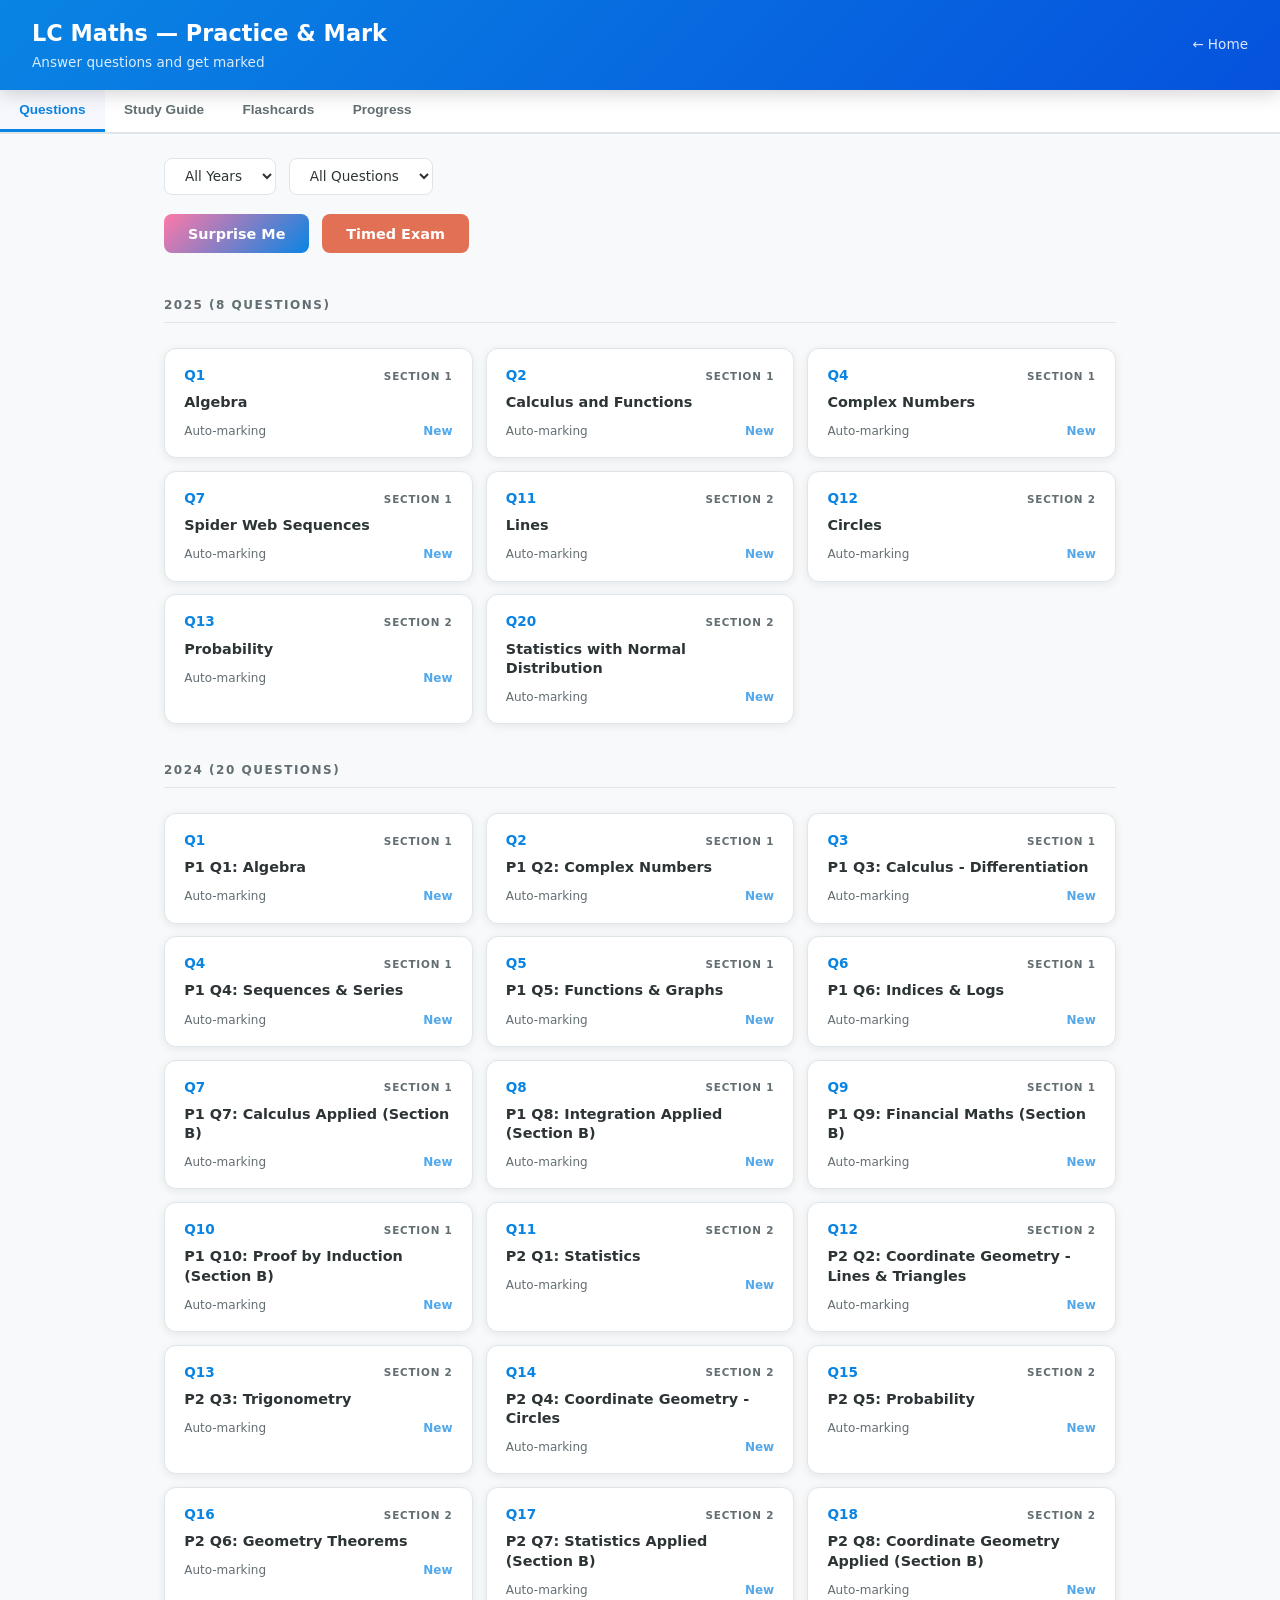
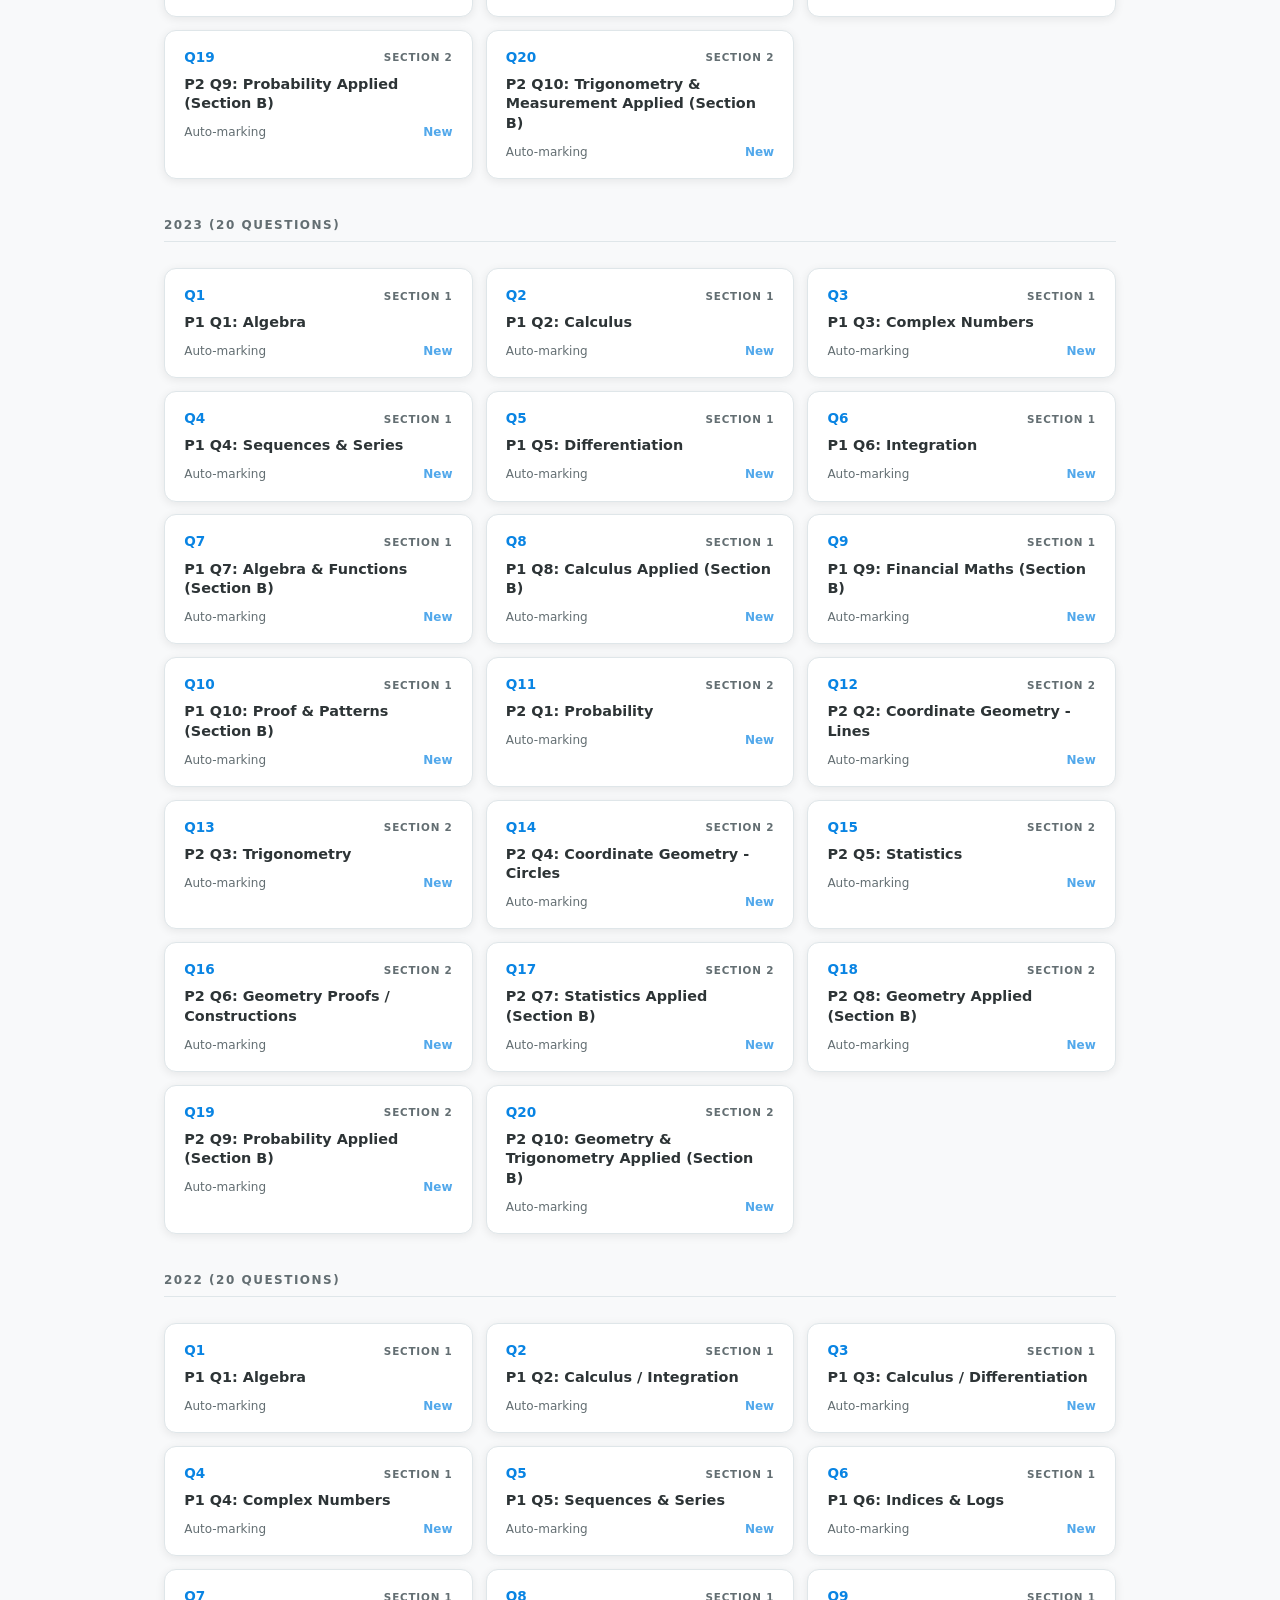
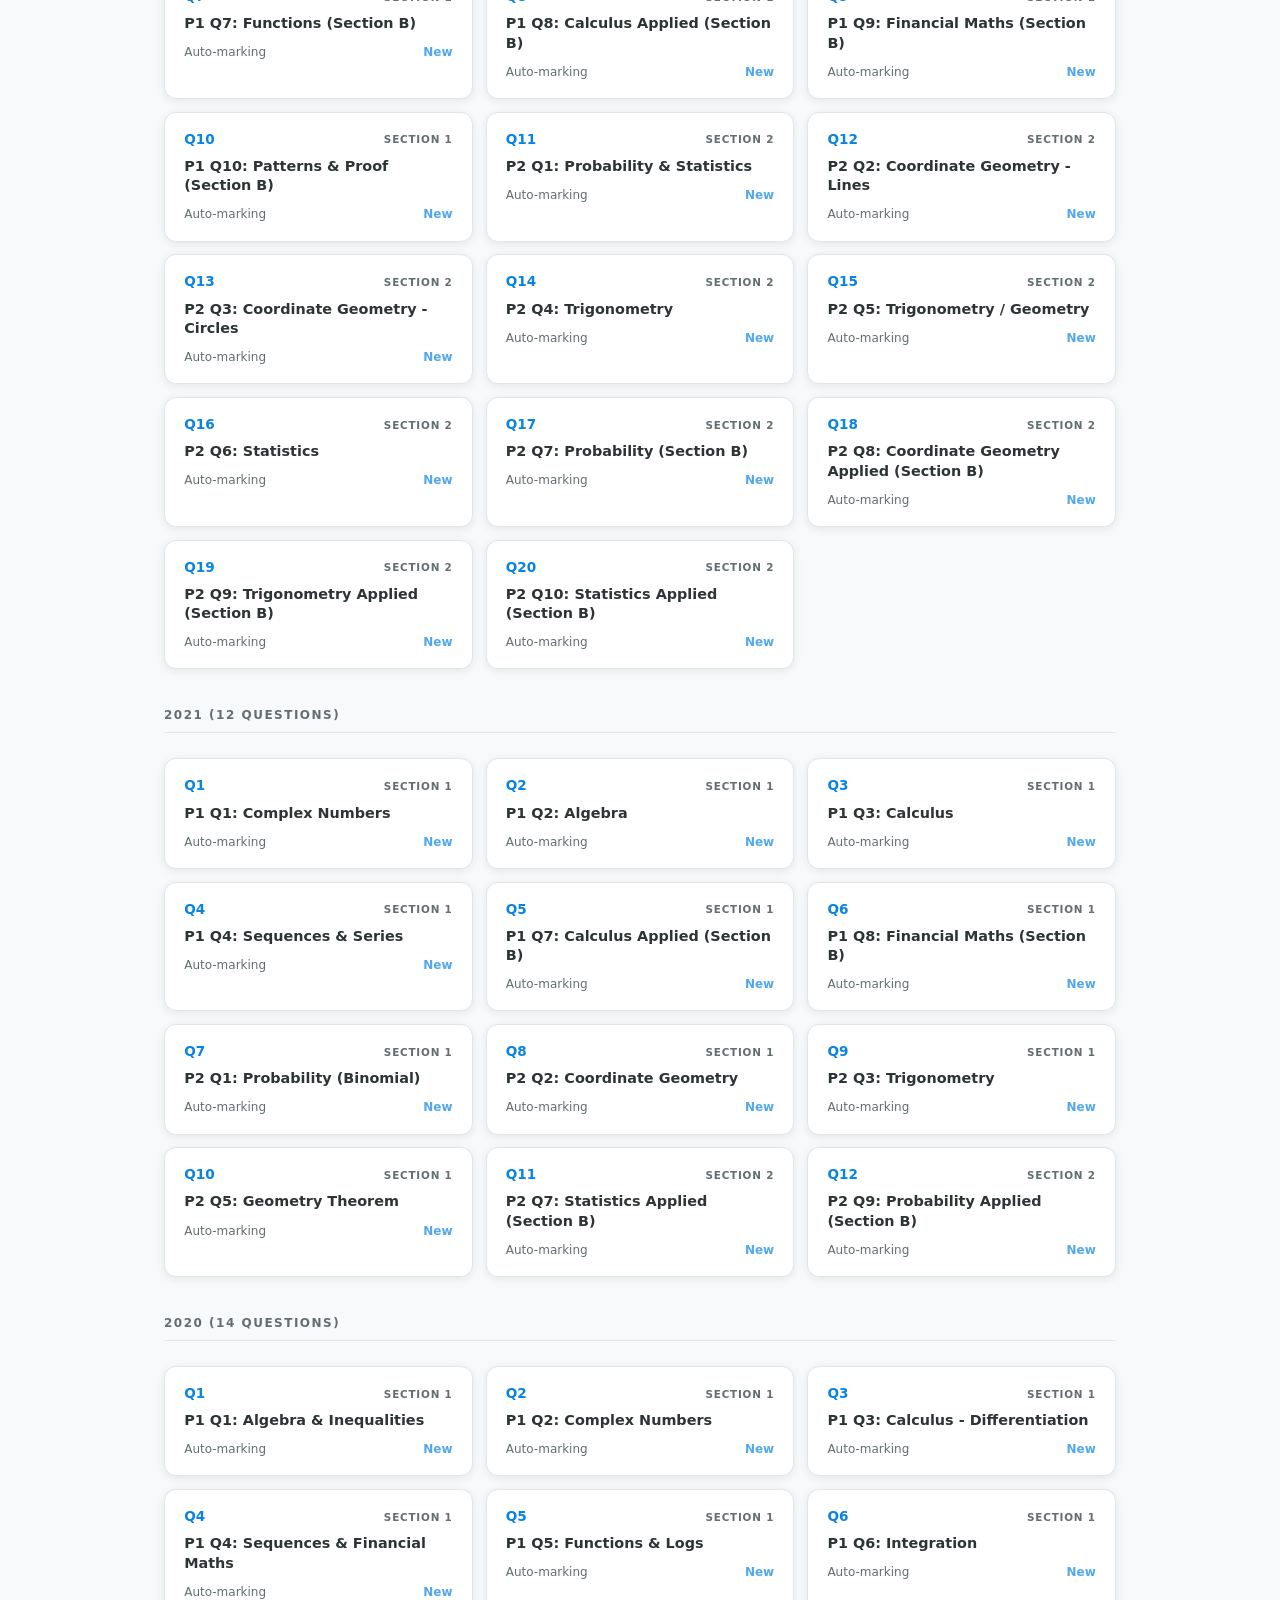
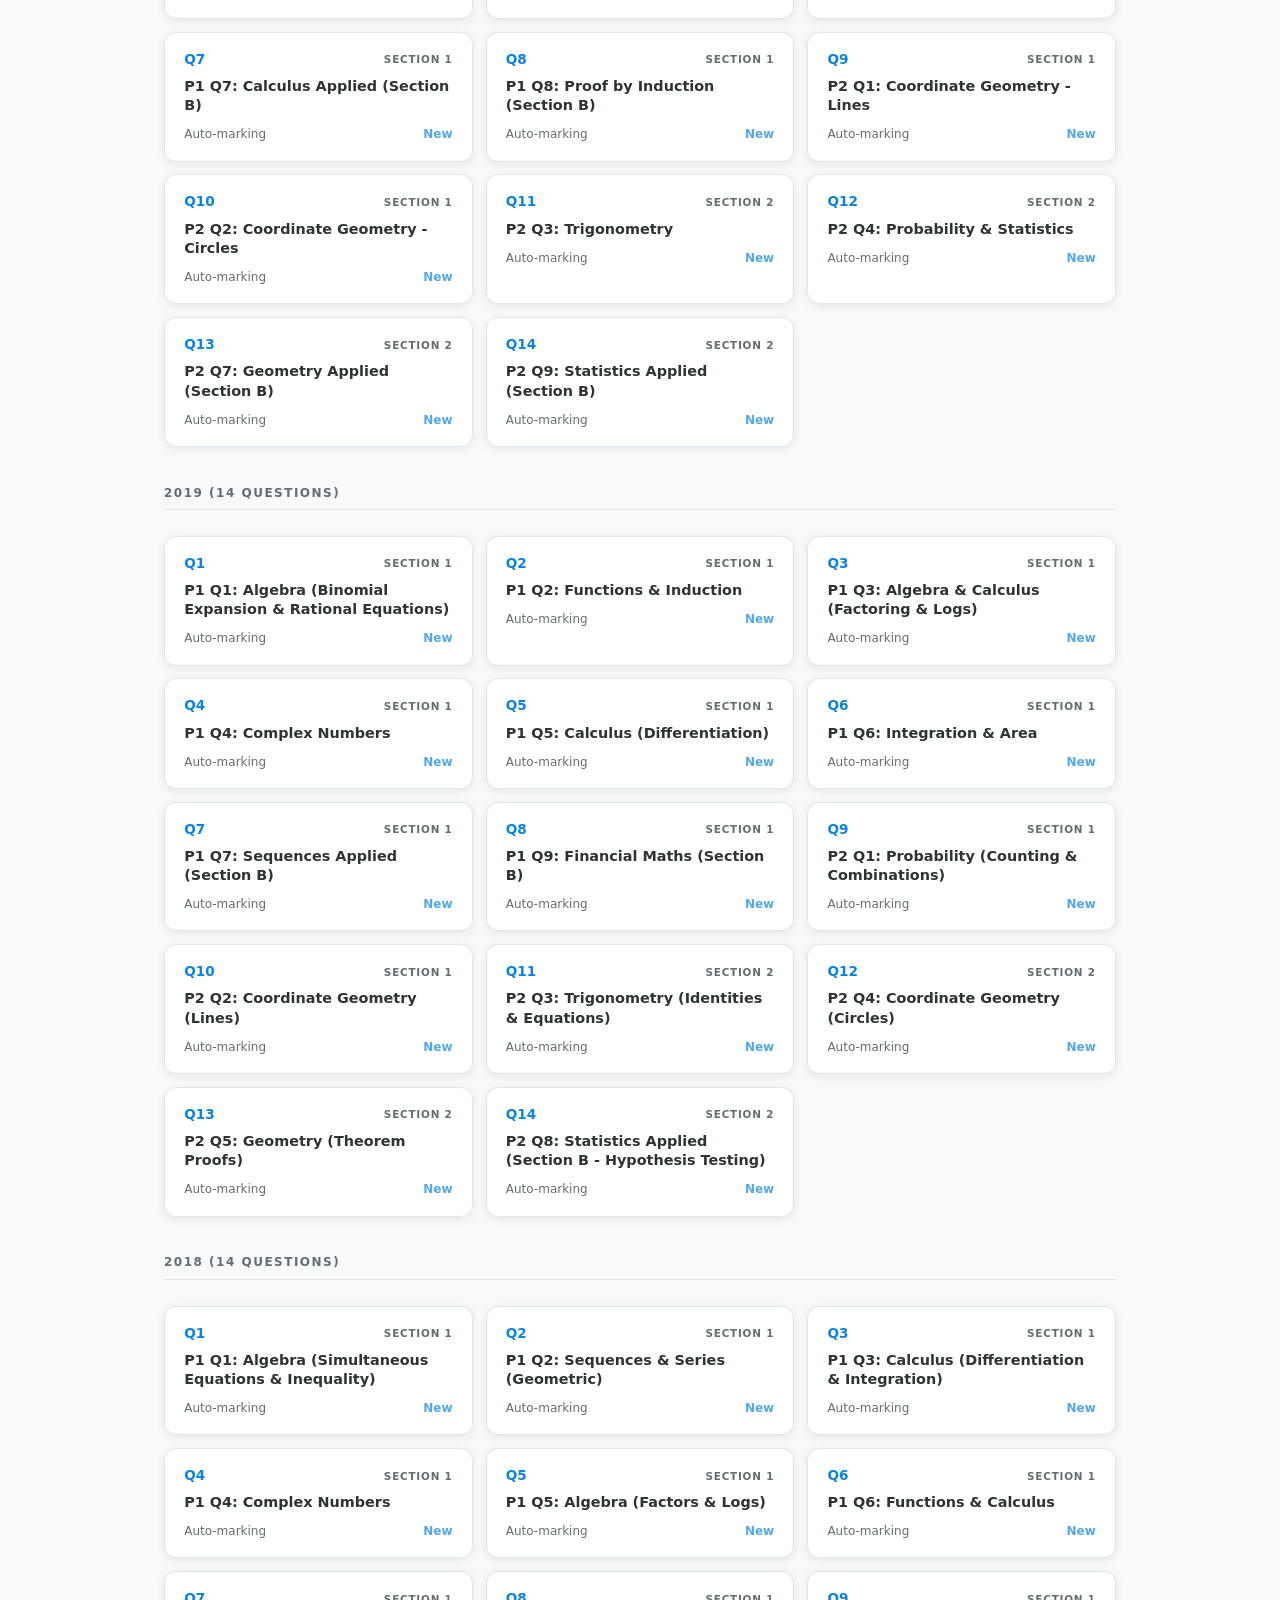
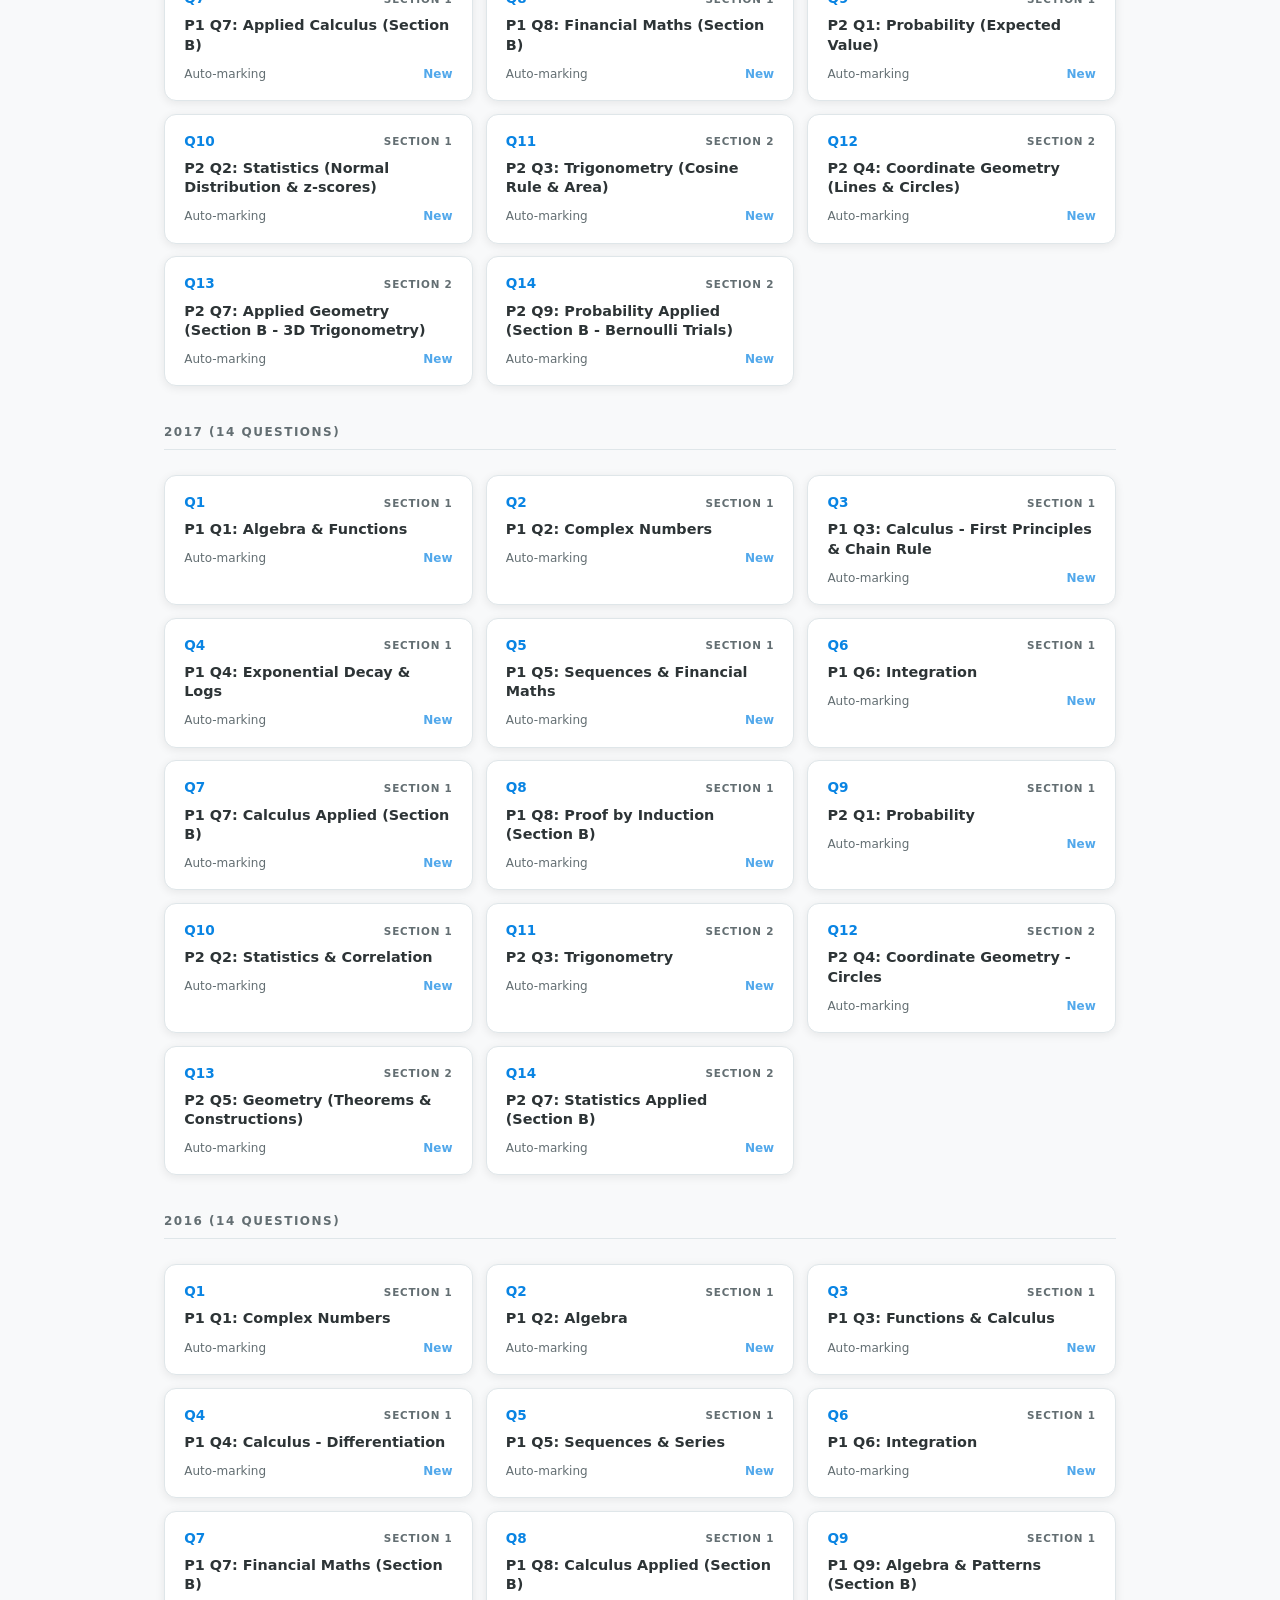
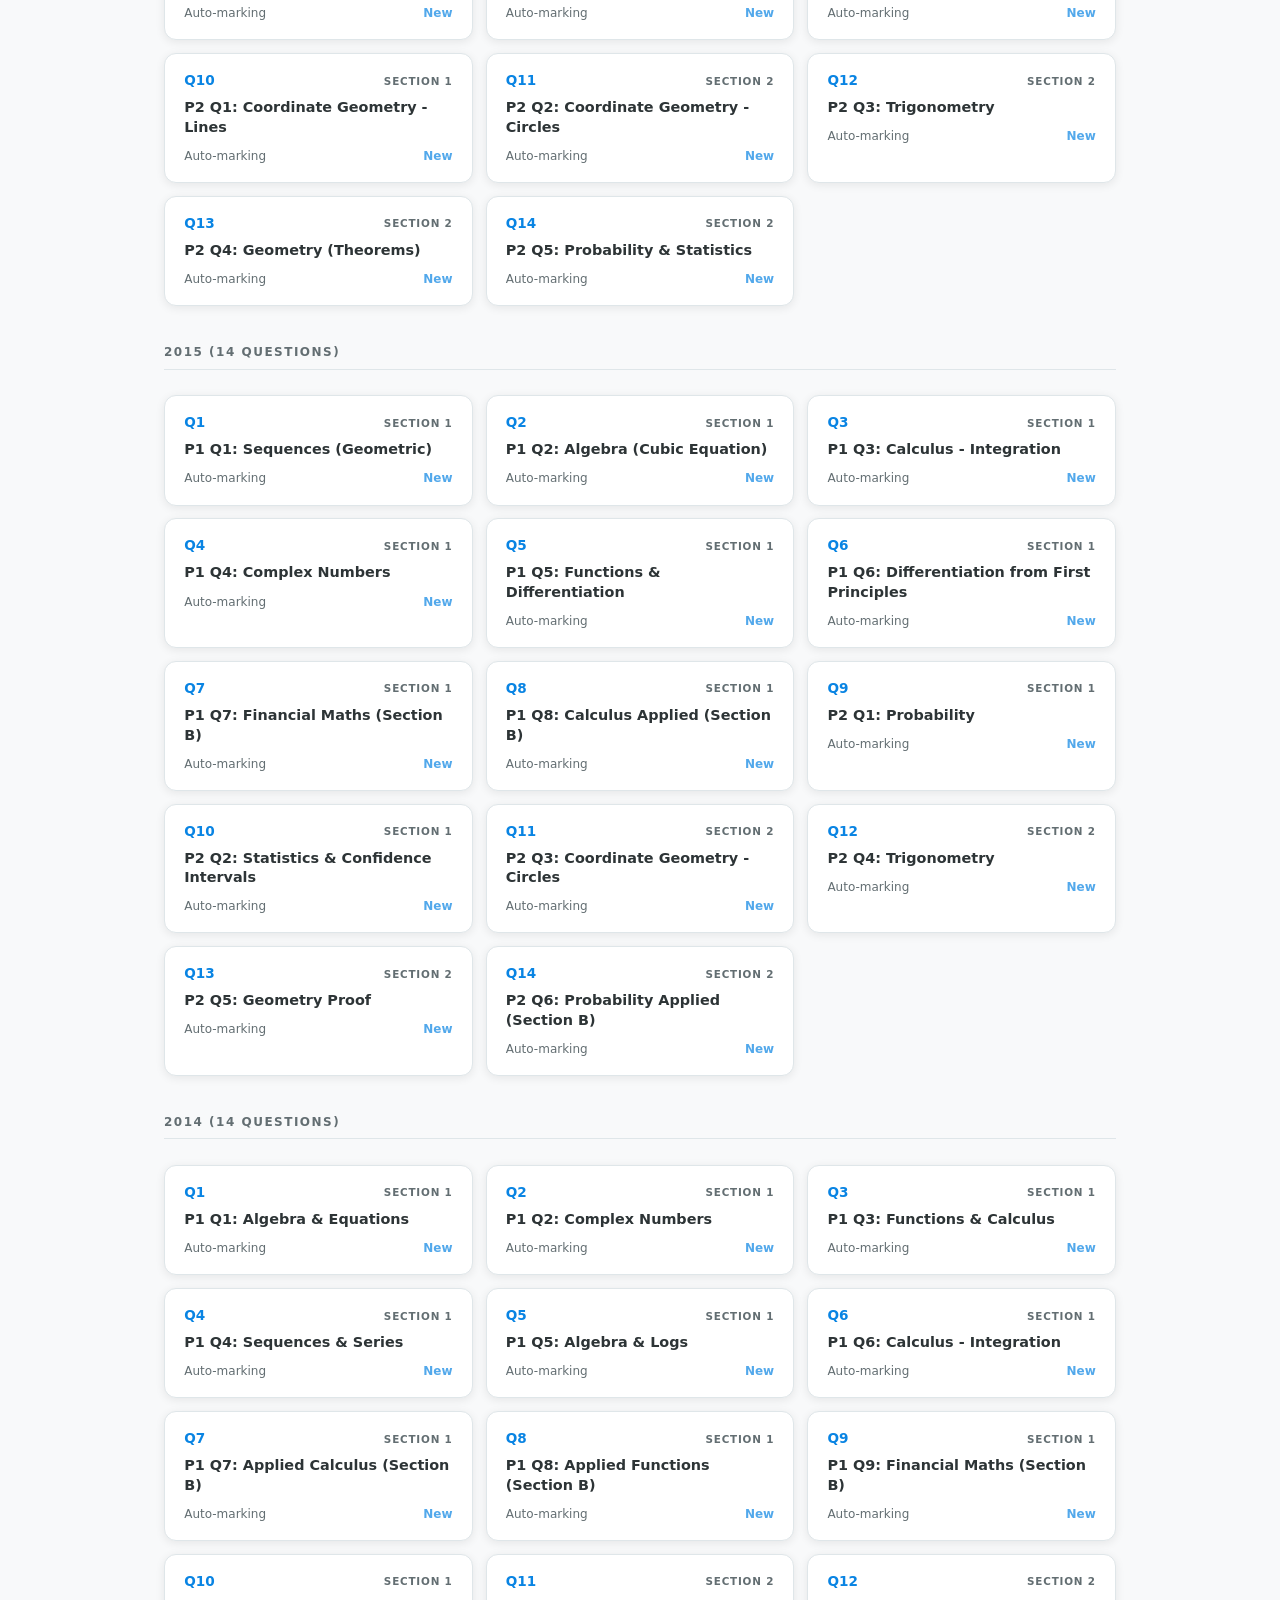
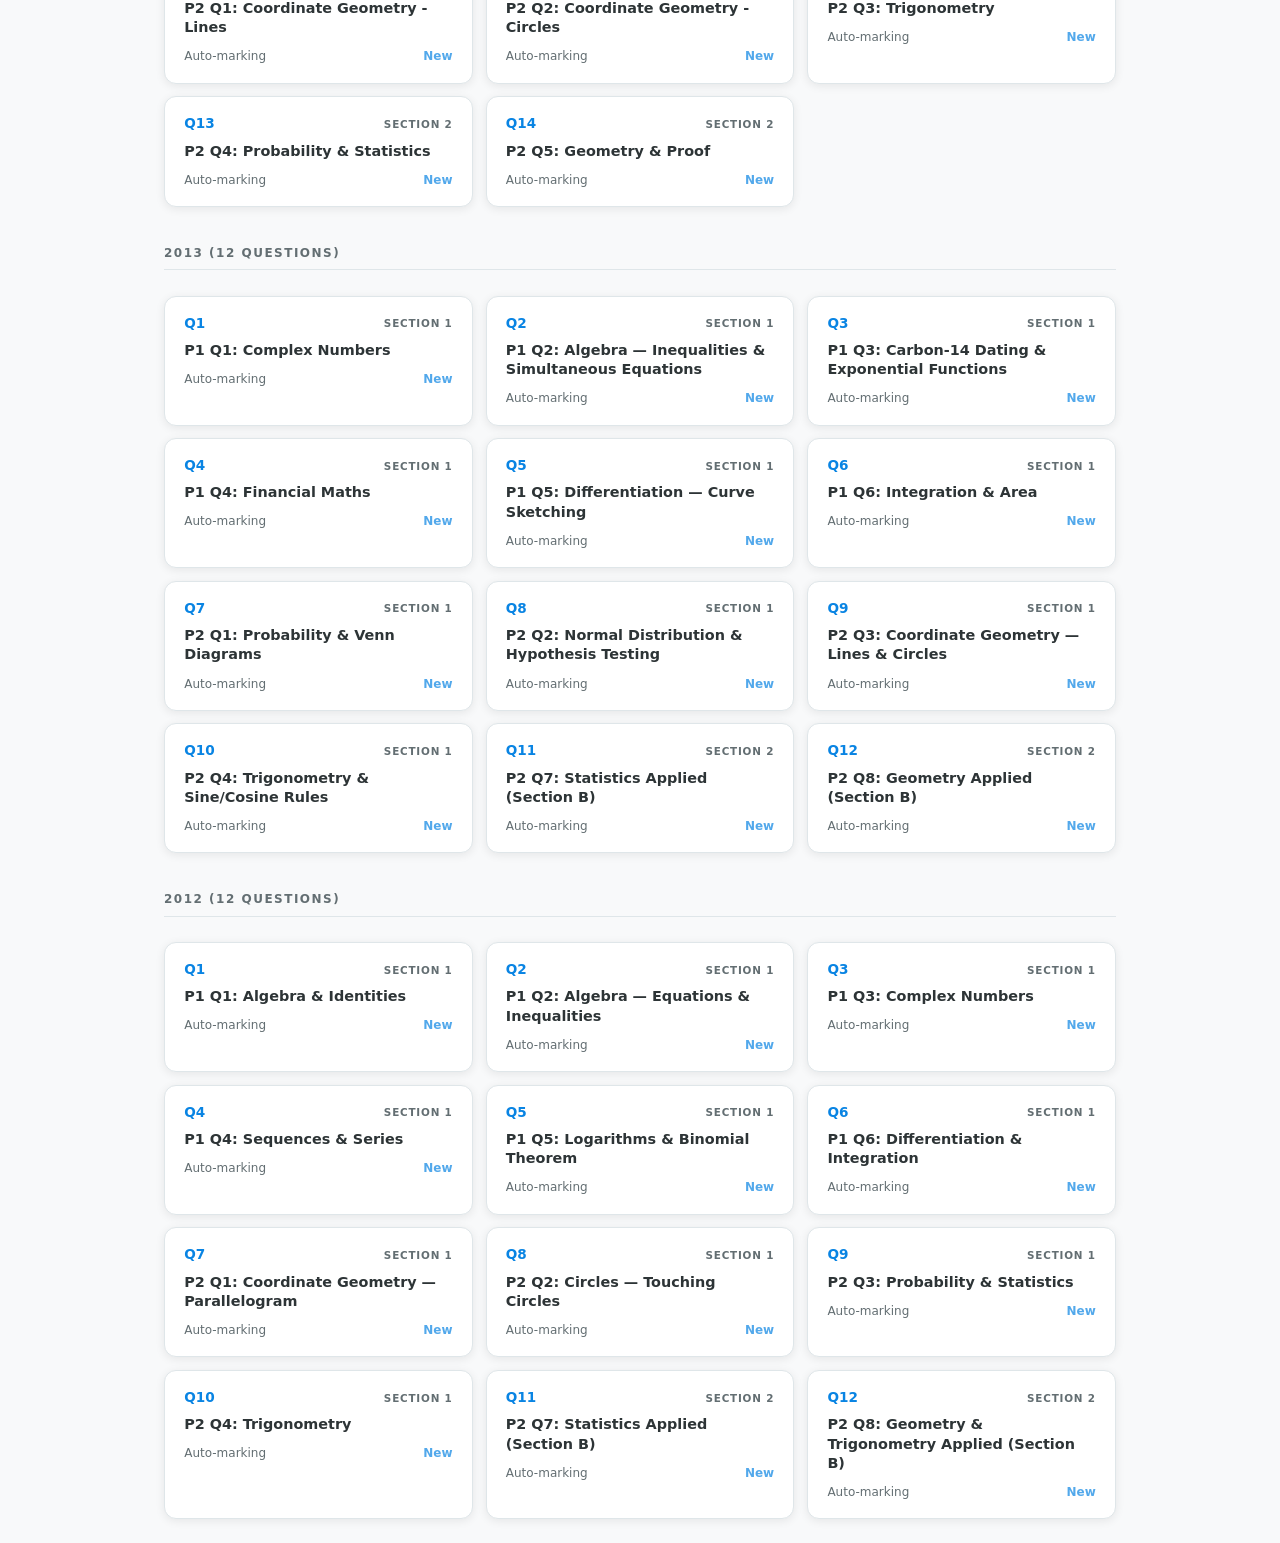
<file: maths-practice.html>
<!DOCTYPE html>
<html lang="en">
<head>
<meta charset="UTF-8">
<meta name="viewport" content="width=device-width, initial-scale=1.0">
<title>LC Maths — Practice & Mark</title>
<link rel="stylesheet" href="css/shared.css">
<style>
/* Practice-specific styles using shared theme variables */
.filters{display:flex;gap:0.8rem;margin-bottom:1.2rem;flex-wrap:wrap}
.filters select{background:var(--card);border:1px solid var(--border);color:var(--text);padding:0.55rem 1rem;border-radius:8px;font-size:0.85rem;font-family:inherit;cursor:pointer}
.filters select:focus{outline:none;border-color:var(--primary)}

.year-header{font-size:0.75rem;text-transform:uppercase;letter-spacing:1.5px;color:var(--text-light);font-weight:700;margin:1.5rem 0 0.8rem;padding-bottom:0.4rem;border-bottom:1px solid var(--border);grid-column:1/-1}
.q-grid{display:grid;grid-template-columns:repeat(auto-fill,minmax(240px,1fr));gap:0.8rem}
.q-card{background:var(--card);border:1px solid var(--border);border-radius:var(--radius);padding:1rem 1.2rem;cursor:pointer;transition:all 0.25s;box-shadow:var(--shadow)}
.q-card:hover{border-color:var(--primary);transform:translateY(-2px);box-shadow:0 4px 20px rgba(0,0,0,0.1)}
.q-card.done-good{border-left:3px solid var(--success)}
.q-card.done-ok{border-left:3px solid var(--warning)}
.q-card.done-low{border-left:3px solid var(--danger)}
.q-top{display:flex;justify-content:space-between;align-items:center;margin-bottom:0.4rem}
.q-num{font-weight:800;color:var(--primary);font-size:0.85rem}
.q-sec{font-size:0.65rem;color:var(--text-light);text-transform:uppercase;letter-spacing:0.8px;font-weight:600}
.q-title{font-weight:600;font-size:0.9rem;line-height:1.35;margin-bottom:0.6rem}
.q-bot{display:flex;justify-content:space-between;align-items:center;font-size:0.75rem}
.q-type{color:var(--text-light)}
.q-best{color:var(--success);font-weight:700}
.q-new{color:var(--primary);font-weight:600;opacity:0.7}
.q-attempts{color:var(--text-light);font-size:0.7rem;margin-left:0.5rem}

.prac-head{display:flex;align-items:center;gap:1rem;margin-bottom:1.5rem}
.prac-head .back{background:var(--card);border:1px solid var(--border);color:var(--text-light);padding:0.5rem 1rem;border-radius:8px;cursor:pointer;font-size:0.85rem;font-family:inherit}
.prac-head .back:hover{border-color:var(--primary);color:var(--text)}
.prac-head .title{font-weight:700;font-size:1.05rem;color:var(--primary)}

.ans-part{background:var(--card);border:1px solid var(--border);border-radius:var(--radius);padding:1.2rem 1.4rem;margin-bottom:0.8rem;box-shadow:var(--shadow)}
.ans-part-label{display:flex;justify-content:space-between;align-items:center;margin-bottom:0.6rem}
.ans-part-label .part-tag{font-weight:800;color:var(--primary);font-size:0.9rem}
.ans-part-label .part-wc{font-size:0.78rem;color:var(--text-light)}
.ans-part-q{font-size:0.88rem;color:var(--text-light);line-height:1.6;margin-bottom:0.7rem}
.ans-part textarea{width:100%;background:var(--bg);border:1px solid var(--border);color:var(--text);padding:0.8rem 1rem;border-radius:8px;font-size:0.92rem;font-family:inherit;line-height:1.7;resize:vertical;min-height:100px}
.ans-part textarea:focus{outline:none;border-color:var(--primary);box-shadow:0 0 0 3px rgba(0,184,148,0.15)}
.or-divider{display:flex;align-items:center;gap:0.8rem;margin:0.3rem 0;padding:0.4rem 0}
.or-divider .or-line{flex:1;height:1px;background:var(--border)}
.or-divider .or-text{font-size:0.75rem;font-weight:700;color:var(--warning);text-transform:uppercase;letter-spacing:1px}

.ans-actions{margin-top:1rem;display:flex;gap:0.8rem}
.btn-mark{flex:1;padding:0.85rem;background:linear-gradient(135deg,var(--primary),var(--primary-dark));color:#fff;border:none;border-radius:8px;font-weight:700;font-size:1rem;cursor:pointer;font-family:inherit}
.btn-mark:hover{opacity:0.9}
.btn-clear{padding:0.85rem 1.5rem;background:var(--card);border:1px solid var(--border);color:var(--text-light);border-radius:8px;cursor:pointer;font-weight:600;font-family:inherit}

.results{background:var(--card);border:1px solid var(--border);border-radius:var(--radius);padding:1.5rem;margin-top:1.5rem;box-shadow:var(--shadow)}
.score-block{text-align:center;padding:1.5rem 0;margin-bottom:1rem}
.score-pct{font-size:3.5rem;font-weight:900;line-height:1}
.score-marks{font-size:1rem;color:var(--text-light);margin-top:0.4rem}
.score-label{font-size:0.8rem;color:var(--text-light);text-transform:uppercase;letter-spacing:1px;font-weight:600;margin-top:0.4rem}
.score-good .score-pct{color:var(--success)}.score-ok .score-pct{color:var(--warning)}.score-low .score-pct{color:var(--danger)}

.result-warn{background:#fff3cd;border:1px solid var(--warning);color:#856404;padding:0.7rem 1rem;border-radius:8px;font-size:0.85rem;margin-bottom:1rem}
.pts-head{font-size:0.85rem;font-weight:700;color:var(--text-light);margin-bottom:0.8rem;text-transform:uppercase;letter-spacing:0.5px}
.pt-row{display:flex;gap:0.8rem;padding:0.75rem 0.9rem;border-radius:8px;margin-bottom:0.4rem;align-items:flex-start}
.pt-hit{background:#d4edda;border:1px solid rgba(0,184,148,0.3)}
.pt-miss{background:#ffeaea;border:1px solid rgba(225,112,85,0.3)}
.pt-icon{font-size:1rem;font-weight:700;min-width:22px;text-align:center}
.pt-hit .pt-icon{color:var(--success)}.pt-miss .pt-icon{color:var(--danger)}
.pt-desc{font-weight:600;font-size:0.88rem;display:flex;justify-content:space-between}
.pt-m{color:var(--text-light);font-weight:400;font-size:0.78rem;margin-left:0.5rem}
.pt-fb{font-size:0.82rem;color:var(--text-light);line-height:1.5}

.auto-note{background:rgba(108,92,231,0.06);border:1px solid rgba(108,92,231,0.2);padding:0.8rem 1rem;border-radius:8px;font-size:0.85rem;color:var(--text-light);margin:1rem 0}
.auto-note strong{color:var(--primary)}
.missed-terms{display:flex;flex-wrap:wrap;gap:0.4rem;margin-top:0.5rem}
.missed-term{background:var(--border);padding:2px 8px;border-radius:4px;font-size:0.78rem}

.model-section{margin-top:1.5rem}
.btn-reveal{width:100%;padding:0.8rem;background:var(--bg);border:1px solid var(--border);color:var(--text-light);border-radius:8px;cursor:pointer;font-weight:600;font-size:0.9rem;font-family:inherit}
.btn-reveal:hover{border-color:var(--primary)}
.model-box{background:var(--bg);border:1px solid var(--border);border-radius:8px;padding:1.2rem;margin-top:0.5rem}
.model-box h3{color:var(--primary);font-size:0.9rem;margin-bottom:0.8rem}
.model-box p,.model-box .a-part,.model-box .a-bullet{font-size:0.88rem;line-height:1.7;color:var(--text-light);margin-bottom:0.2rem}
.model-box .a-part{color:var(--primary);margin-top:0.6rem;font-weight:600}

.res-actions{display:flex;gap:0.8rem;margin-top:1.5rem}
.btn-retry,.btn-back{flex:1;padding:0.8rem;border-radius:8px;font-weight:700;cursor:pointer;border:none;font-size:0.9rem;font-family:inherit}
.btn-retry{background:var(--primary);color:#fff}.btn-retry:hover{opacity:0.9}
.btn-back{background:var(--bg);border:1px solid var(--border);color:var(--text-light)}

.stats-row{display:grid;grid-template-columns:repeat(4,1fr);gap:0.8rem;margin-bottom:1.5rem}
.stat-box{background:var(--card);border:1px solid var(--border);border-radius:var(--radius);padding:1rem;text-align:center;box-shadow:var(--shadow)}
.stat-val{font-size:1.6rem;font-weight:800;color:var(--primary);line-height:1}
.stat-lbl{font-size:0.65rem;color:var(--text-light);text-transform:uppercase;letter-spacing:0.8px;font-weight:600;margin-top:0.3rem}

.hist-row{display:flex;justify-content:space-between;align-items:center;padding:0.8rem 1rem;background:var(--card);border:1px solid var(--border);border-radius:8px;margin-bottom:0.4rem;cursor:pointer;box-shadow:var(--shadow)}
.hist-row:hover{border-color:var(--primary)}
.hist-q{font-weight:700;font-size:0.9rem}
.hist-topic{font-size:0.78rem;color:var(--text-light)}
.hist-date{font-size:0.72rem;color:var(--text-light)}
.hist-score{font-weight:800;font-size:1.1rem}
.empty{text-align:center;color:var(--text-light);padding:3rem 1rem;font-size:0.95rem}
.improve{display:inline-flex;align-items:center;gap:3px;font-size:0.72rem;font-weight:700;margin-left:0.5rem;padding:1px 6px;border-radius:4px}
.improve.up{color:var(--success);background:rgba(0,184,148,0.1)}
.improve.down{color:var(--danger);background:rgba(225,112,85,0.1)}

.view{display:none}.view.active{display:block}
@media(max-width:640px){.q-grid{grid-template-columns:1fr}.stats-row{grid-template-columns:repeat(2,1fr)}.filters{flex-direction:column}}
</style>
</head>
<body class="subject-maths">
<header class="app-header">
<div><h1>LC Maths — Practice & Mark</h1><p>Answer questions and get marked</p></div>
<a href="index.html" class="home-link">&#8592; Home</a>
</header>

<nav>
<button class="active" onclick="App.showView('browse')">Questions</button>
<button onclick="App.showView('study')">Study Guide</button>
<button onclick="App.showView('flashcards')">Flashcards</button>
<button onclick="App.showView('history')">Progress</button>
</nav>

<div id="view-browse" class="view active tab-content" style="display:block">
  <div class="filters">
    <select id="yearFilter" onchange="App.renderQuestions()">
      <option value="all">All Years</option>
      <option value="2025">2025</option><option value="2024">2024</option><option value="2023">2023</option><option value="2022">2022</option>
      <option value="2021">2021</option><option value="2020">2020</option><option value="2019">2019</option><option value="2018">2018</option>
      <option value="2017">2017</option><option value="2016">2016</option><option value="2015">2015</option><option value="2014">2014</option>
      <option value="2013">2013</option><option value="2012">2012</option>
    </select>
    <select id="sectionFilter" onchange="App.renderQuestions()">
      <option value="all">All Questions</option>
      <option value="1">Paper 1</option>
      <option value="2">Paper 2</option>
    </select>
  </div>
  <div class="action-bar">
    <button class="btn-surprise" onclick="PracticeFeatures.surpriseMe(App.walkthroughs, App.startPractice.bind(App))">Surprise Me</button>
    <button class="btn-timed" onclick="App.startTimedExam()">Timed Exam</button>
  </div>
  <div id="questionGrid" class="q-grid"></div>
</div>

<div id="view-practice" class="view tab-content">
  <div class="prac-head">
    <button class="back" onclick="App.backFromPractice()">&larr; Back</button>
    <span class="title" id="pracTitle"></span>
  </div>
  <div class="card" id="pracQuestion"></div>
  <div id="answerArea"></div>
  <div id="resultsSection" style="display:none"></div>
</div>

<div id="examTimer" class="exam-timer"><span class="timer-time">0:00</span><span class="timer-q"></span></div>

<div id="view-flashcards" class="view tab-content">
  <div class="fc-topic-filter" id="fcFilter"></div>
  <div class="flashcard-container" id="fcContainer">
    <div class="flashcard" onclick="if(window.fcEngine)fcEngine.flip()">
      <div class="flashcard-face flashcard-front"><h3>TOPIC</h3><p>Loading flashcards...</p></div>
      <div class="flashcard-face flashcard-back"><p>Loading...</p></div>
    </div>
  </div>
  <div class="fc-controls" id="fcControls">
    <button class="fc-prev" onclick="if(window.fcEngine)fcEngine.prev()">Prev</button>
    <span class="fc-counter" id="fcCounter">0 / 0</span>
    <button class="fc-next" onclick="if(window.fcEngine)fcEngine.next()">Next</button>
    <button class="fc-prev" onclick="if(window.fcEngine)fcEngine.shuffle()">Shuffle</button>
  </div>
</div>

<div id="view-study" class="view tab-content">
  <div id="studyGuideContent"></div>
</div>

<div id="view-history" class="view tab-content">
  <div id="dailyPractice"></div>
  <div class="stats-row">
    <div class="stat-box"><div class="stat-val" id="hTotal">0</div><div class="stat-lbl">Attempts</div></div>
    <div class="stat-box"><div class="stat-val" id="hAvg">-</div><div class="stat-lbl">Avg Score</div></div>
    <div class="stat-box"><div class="stat-val" id="hBest">-</div><div class="stat-lbl">Best Score</div></div>
    <div class="stat-box"><div class="stat-val" id="hQs">0</div><div class="stat-lbl">Questions</div></div>
  </div>
  <div id="weakTopics"></div>
  <div id="historyList"></div>
</div>

<script src="js/shared.js"></script>
<script src="js/maths_walkthroughs.js"></script>
<script src="js/marking-engine.js"></script>
<script src="js/maths_practice_data.js"></script>
<script src="js/maths_study.js"></script>
<script src="js/flashcards_maths.js"></script>
<script src="js/study-guide.js"></script>
<script src="js/practice-features.js"></script>
<script>

const App = {
  currentQ: null,
  currentParts: null,
  subject: 'maths',
  walkthroughs: typeof WALKTHROUGHS_MATHS !== 'undefined' ? WALKTHROUGHS_MATHS : {},
  marking: typeof MAT_MARKING !== 'undefined' ? MAT_MARKING : {},
  storageKey: 'lcs_mat_practice',

  init() {
    this.renderQuestions();
    this.renderHistory();
  },

  escH(s) { return String(s).replace(/&/g,'&amp;').replace(/</g,'&lt;').replace(/>/g,'&gt;'); },

  getAllYears() {
    return Object.keys(this.walkthroughs).sort().reverse();
  },

  getEntriesForYear(year) {
    if (!this.walkthroughs[year]) return [];
    return this.walkthroughs[year].filter(e => e.q && !e.q.startsWith('Key concepts') && !/^Section [A-C] question/i.test(e.q));
  },

  getSectionForNum(num) {
    if (num <= 10) return '1';
    
    return '2';
  },

  renderQuestions() {
    const grid = document.getElementById('questionGrid');
    const yf = document.getElementById('yearFilter').value;
    const sf = document.getElementById('sectionFilter').value;
    const h = this.getHistory();
    let html = '';
    const years = yf === 'all' ? this.getAllYears() : [yf];

    for (const year of years) {
      const entries = this.getEntriesForYear(year);
      if (!entries || entries.length === 0) continue;

      const filtered = entries.filter(e => {
        const sec = this.getSectionForNum(e.num);
        return sf === 'all' || sf === sec;
      });

      if (filtered.length === 0) continue;
      html += '<div class="year-header">' + year + ' (' + filtered.length + ' questions)</div>';

      for (const entry of filtered) {
        const qKey = year + '_' + entry.num;
        const best = h.best[qKey];
        const hasMarking = this.marking[year] && this.marking[year][entry.num];
        const sec = this.getSectionForNum(entry.num);
        let cls = '', statusHtml = '<span class="q-new">New</span>';
        if (best) {
          cls = best.pct >= 70 ? 'done-good' : best.pct >= 40 ? 'done-ok' : 'done-low';
          statusHtml = '<span class="q-best">' + best.pct + '%</span><span class="q-attempts">(' + (best.attempts||1) + ' tries)</span>';
        }
        const topicName = this.escH(entry.label.replace(/^Q\d+[A-Za-z]*:\s*/, ''));

        html += '<div class="q-card ' + cls + '" onclick="App.startPractice(\'' + year + '\',' + entry.num + ')">' +
          '<div class="q-top"><span class="q-num">Q' + entry.num + '</span><span class="q-sec">Section ' + sec + '</span></div>' +
          '<div class="q-title">' + topicName + '</div>' +
          '<div class="q-bot"><span class="q-type">' + (hasMarking ? 'Detailed marking' : 'Auto-marking') + '</span>' + statusHtml + '</div></div>';
      }
    }
    if (!html) html = '<div class="empty">No questions match your filters.</div>';
    grid.innerHTML = html;
  },

  extractParts(text) {
    const lines = text.replace(/\\n/g, '\n').split('\n');
    const parts = [];
    let current = null, nextIsOr = false;
    for (const line of lines) {
      const t = line.trim();
      if (!t) continue;
      const partMatch = t.match(/^\(([a-z])\)/i) || t.match(/^\(([ivx]+)\)/i);
      if (partMatch) {
        if (current) parts.push(current);
        current = { label: '(' + partMatch[1] + ')', text: t, isOr: nextIsOr };
        nextIsOr = false;
      } else if (/^OR$/i.test(t)) { nextIsOr = true; }
      else if (/^Answer\s+\([a-z]\)\s+or\s+\([a-z]\)/i.test(t)) { nextIsOr = true; }
      else if (current && !current.isPreamble) { current.text += '\n' + t; }
      else { if (current) parts.push(current); current = { label: '', text: t, isOr: false, isPreamble: true }; }
    }
    if (current) parts.push(current);
    if (parts.filter(p => p.label).length < 2) return null;
    return parts;
  },

  renderAnswerArea(questionText) {
    const area = document.getElementById('answerArea');
    const parts = this.extractParts(questionText);
    if (!parts) {
      area.innerHTML = '<div class="ans-part"><div class="ans-part-label"><span class="part-tag">Your Answer</span><span class="part-wc" id="wc-single">0 words</span></div>' +
        '<textarea id="ans-single" placeholder="Type your answer here..." rows="10" oninput="App.updateWc(\'single\')"></textarea></div>' +
        '<div class="ans-actions"><button class="btn-mark" onclick="App.markAnswer()">Mark My Answer</button><button class="btn-clear" onclick="App.clearAnswer()">Clear</button></div>';
      this.currentParts = null; return;
    }
    let html = '';
    const answerParts = [];
    for (const part of parts) {
      if (part.isPreamble) continue;
      if (part.isOr) html += '<div class="or-divider"><div class="or-line"></div><span class="or-text">or — choose one</span><div class="or-line"></div></div>';
      const pid = part.label.replace(/[()]/g, '');
      answerParts.push(pid);
      html += '<div class="ans-part"><div class="ans-part-label"><span class="part-tag">Part ' + this.escH(part.label) + '</span><span class="part-wc" id="wc-' + pid + '">0 words</span></div>' +
        '<div class="ans-part-q">' + this.escH(part.text) + '</div>' +
        '<textarea id="ans-' + pid + '" placeholder="Answer part ' + this.escH(part.label) + ' here..." rows="6" oninput="App.updateWc(\'' + pid + '\')"></textarea></div>';
    }
    html += '<div class="ans-actions"><button class="btn-mark" onclick="App.markAnswer()">Mark My Answer</button><button class="btn-clear" onclick="App.clearAnswer()">Clear</button></div>';
    area.innerHTML = html;
    this.currentParts = answerParts;
  },

  updateWc(pid) {
    const ta = document.getElementById('ans-' + pid);
    const wc = ta && ta.value.trim() ? ta.value.trim().split(/\s+/).length : 0;
    const el = document.getElementById('wc-' + pid);
    if (el) el.textContent = wc + ' words';
  },

  getFullAnswer() {
    if (!this.currentParts) { const ta = document.getElementById('ans-single'); return ta ? ta.value : ''; }
    return this.currentParts.map(pid => { const ta = document.getElementById('ans-' + pid); return ta ? ta.value : ''; }).filter(v => v.trim()).join('\n\n');
  },

  startPractice(year, num) {
    const entries = this.getEntriesForYear(year);
    const entry = entries ? entries.find(e => e.num === num) : null;
    if (!entry) return;
    this.currentQ = { year, num, entry };
    document.getElementById('pracTitle').textContent = year + ' — ' + entry.label;
    document.getElementById('pracQuestion').innerHTML = this.fmtQuestion(entry.q);
    this.renderAnswerArea(entry.q);
    document.getElementById('resultsSection').style.display = 'none';
    this.showView('practice');
    const firstTa = document.querySelector('#answerArea textarea');
    if (firstTa) setTimeout(() => firstTa.focus(), 100);
  },

  markAnswer() {
    if (!this.currentQ) return;
    const answer = this.getFullAnswer();
    if (!answer.trim()) { const firstTa = document.querySelector('#answerArea textarea'); if (firstTa) firstTa.focus(); return; }
    const { year, num, entry } = this.currentQ;
    const markingData = this.marking[year] && this.marking[year][num];
    let result;
    if (markingData) { result = MarkingEngine.mark(answer, markingData); }
    else { result = MarkingEngine.autoMark(answer, entry.a, 10); }
    this.saveAttempt(year, num, entry, result);
    this.renderResults(result, entry, !!markingData);
    document.getElementById('resultsSection').style.display = 'block';
    document.getElementById('resultsSection').scrollIntoView({ behavior: 'smooth' });
  },

  clearAnswer() {
    document.querySelectorAll('#answerArea textarea').forEach(ta => { ta.value = ''; });
    document.querySelectorAll('[id^="wc-"]').forEach(el => { el.textContent = '0 words'; });
    document.getElementById('resultsSection').style.display = 'none';
    const firstTa = document.querySelector('#answerArea textarea');
    if (firstTa) firstTa.focus();
    window.scrollTo({ top: 0, behavior: 'smooth' });
  },

  renderResults(result, entry, isDetailed) {
    const sec = document.getElementById('resultsSection');
    const pctCls = result.pct >= 70 ? 'score-good' : result.pct >= 40 ? 'score-ok' : 'score-low';
    let html = '<div class="results"><div class="score-block ' + pctCls + '"><div class="score-pct">' + result.pct + '%</div>' +
      '<div class="score-marks">' + result.score + ' / ' + result.max + ' marks</div>' +
      '<div class="score-label">' + (result.pct >= 70 ? 'Great work!' : result.pct >= 40 ? 'Getting there!' : 'Review the marking points below') + '</div></div>';
    if (result.warning) html += '<div class="result-warn">' + result.warning + '</div>';
    if (result.points) {
      html += '<div class="pts-head">Marking Breakdown</div>';
      for (const pt of result.points) {
        const cls = pt.matched ? 'pt-hit' : 'pt-miss';
        const icon = pt.matched ? '&#10003;' : '&#10007;';
        html += '<div class="pt-row ' + cls + '"><span class="pt-icon">' + icon + '</span><div class="pt-detail">' +
          '<div class="pt-desc"><span>' + this.escH(pt.desc) + '</span><span class="pt-m">' + pt.marks + '/' + pt.maxMarks + '</span></div>' +
          '<div class="pt-fb">' + this.escH(pt.feedback) + '</div></div></div>';
      }
    }
    if (result.auto) {
      html += '<div class="auto-note"><strong>Auto-marked</strong> — compared against model answer. ' + result.feedback;
      if (result.missed && result.missed.length > 0) {
        html += '<div style="margin-top:0.4rem;font-size:0.8rem">Key terms you missed:</div><div class="missed-terms">' +
          result.missed.map(t => '<span class="missed-term">' + this.escH(t) + '</span>').join('') + '</div>';
      }
      html += '</div>';
    }
    html += '<div class="model-section"><button class="btn-reveal" onclick="this.nextElementSibling.style.display=\'block\';this.style.display=\'none\';PracticeFeatures.renderSideBySide(App.getFullAnswer(),\'' + entry.a.replace(/'/g, "\\'").replace(/\n/g, "\\n") + '\',\'sbsArea\')">Compare with Model Answer</button>' +
      '<div style="display:none"><div id="sbsArea"></div></div></div>';
    const timedActive = typeof PracticeFeatures !== 'undefined' && PracticeFeatures.timedMode.active;
    html += '<div class="res-actions"><button class="btn-retry" onclick="App.clearAnswer()">Try Again</button>' +
      (timedActive ? '<button class="btn-retry" onclick="PracticeFeatures.nextTimedQuestion()">Next Question &rarr;</button>' : '') +
      '<button class="btn-back" onclick="App.showView(\'browse\')">All Questions</button></div></div>';
    sec.innerHTML = html;
    if (timedActive) PracticeFeatures.recordTimedResult(result.pct);
  },

  getHistory() { return JSON.parse(localStorage.getItem(this.storageKey) || '{"attempts":[],"best":{}}'); },

  saveAttempt(year, num, entry, result) {
    const h = this.getHistory();
    const qKey = year + '_' + num;
    const topic = entry.label.replace(/^Q\d+[A-Za-z]*:\s*/, '');
    h.attempts.unshift({ key: qKey, year: year, num: num, topic: topic, score: result.score, max: result.max, pct: result.pct, date: new Date().toISOString() });
    if (h.attempts.length > 200) h.attempts = h.attempts.slice(0, 200);
    if (!h.best[qKey] || result.pct > h.best[qKey].pct) {
      h.best[qKey] = { pct: result.pct, score: result.score, max: result.max, attempts: (h.best[qKey] ? h.best[qKey].attempts : 0) + 1, topic: topic };
    } else { h.best[qKey].attempts = (h.best[qKey].attempts || 0) + 1; }
    localStorage.setItem(this.storageKey, JSON.stringify(h));
    if (typeof LCS !== 'undefined') LCS.recordStudyDay();
  },

  renderHistory() {
    const h = this.getHistory();
    const total = h.attempts.length;
    const qs = Object.keys(h.best).length;
    const avg = total > 0 ? Math.round(h.attempts.reduce((s,a) => s + a.pct, 0) / total) : 0;
    const best = total > 0 ? Math.max(...h.attempts.map(a => a.pct)) : 0;
    document.getElementById('hTotal').textContent = total;
    document.getElementById('hAvg').textContent = total > 0 ? avg + '%' : '-';
    document.getElementById('hBest').textContent = total > 0 ? best + '%' : '-';
    document.getElementById('hQs').textContent = qs;
    const list = document.getElementById('historyList');
    if (total === 0) { list.innerHTML = '<div class="empty">No attempts yet.<br>Pick a question and start practising!</div>'; return; }
    let html = '';
    const seen = {};
    for (const a of h.attempts.slice(0, 30)) {
      const date = new Date(a.date);
      const dateStr = date.toLocaleDateString('en-IE', { day: 'numeric', month: 'short' });
      const timeStr = date.toLocaleTimeString('en-IE', { hour: '2-digit', minute: '2-digit' });
      const pctCls = a.pct >= 70 ? 'score-good' : a.pct >= 40 ? 'score-ok' : 'score-low';
      let improveHtml = '';
      if (!seen[a.key]) {
        const prevAttempts = h.attempts.filter(x => x.key === a.key && x.date < a.date);
        if (prevAttempts.length > 0) { const diff = a.pct - prevAttempts[0].pct; if (diff > 0) improveHtml = '<span class="improve up">+' + diff + '%</span>'; else if (diff < 0) improveHtml = '<span class="improve down">' + diff + '%</span>'; }
      }
      seen[a.key] = a.pct;
      html += '<div class="hist-row" onclick="App.startPractice(\'' + a.year + '\',' + a.num + ')"><div><div class="hist-q">' + a.year + ' Q' + a.num + improveHtml + '</div>' +
        '<div class="hist-topic">' + this.escH(a.topic || '') + '</div></div><div><div class="hist-score ' + pctCls + '">' + a.pct + '%</div>' +
        '<div class="hist-date">' + dateStr + ' ' + timeStr + '</div></div></div>';
    }
    list.innerHTML = html;

    if (typeof PracticeFeatures !== 'undefined') {
      PracticeFeatures.renderDailyPractice('dailyPractice', h, this.walkthroughs, 'App.startPractice');
      PracticeFeatures.renderWeakTopics('weakTopics', h, this.walkthroughs, 'App.startPractice');
    }
  },

  initFlashcards() {
    if (window.fcEngine || typeof FLASHCARDS_MATHS === 'undefined') return;
    window.fcEngine = new FlashcardEngine(FLASHCARDS_MATHS, 'fcContainer', 'fcControls', 'fcCounter', 'fcFilter');
    // Build topic filter buttons
    const topics = [...new Set(FLASHCARDS_MATHS.map(c => c.cat))];
    const filterEl = document.getElementById('fcFilter');
    let fhtml = '<button class="active" onclick="fcEngine.filter(\'all\')">All</button>';
    topics.forEach(t => { fhtml += '<button onclick="fcEngine.filter(\'' + t + '\')">' + t.replace(/-/g,' ') + '</button>'; });
    filterEl.innerHTML = fhtml;
  },

  startTimedExam() {
    if (typeof PracticeFeatures === 'undefined') return;
    PracticeFeatures.startTimedMode(
      this.walkthroughs, null, 6, 7,
      this.startPractice.bind(this),
      function(results) {
        App.showView('browse');
        PracticeFeatures.renderTimedResults('resultsSection', results);
        document.getElementById('resultsSection').style.display = 'block';
      }
    );
  },

  backFromPractice() {
    if (typeof PracticeFeatures !== 'undefined' && PracticeFeatures.timedMode.active) {
      PracticeFeatures.endTimedMode();
    }
    this.showView('browse');
  },

  showView(viewId) {
    document.querySelectorAll('.view').forEach(v => { v.classList.remove('active'); v.style.display = 'none'; });
    document.querySelectorAll('nav button').forEach(b => b.classList.remove('active'));
    const el = document.getElementById('view-' + viewId);
    if (el) { el.classList.add('active'); el.style.display = 'block'; }
    const btns = document.querySelectorAll('nav button');
    if (viewId === 'browse') { btns[0].classList.add('active'); this.renderQuestions(); }
    else if (viewId === 'flashcards') { btns[2].classList.add('active'); App.initFlashcards(); }
    else if (viewId === 'study') { btns[1].classList.add('active'); if (typeof StudyGuide !== 'undefined' && typeof STUDY_MATHS !== 'undefined') StudyGuide.render(STUDY_MATHS, 'studyGuideContent'); }
    else if (viewId === 'history') { btns[3].classList.add('active'); this.renderHistory(); }
    window.scrollTo({ top: 0, behavior: 'smooth' });
  },

  fmtQuestion(text) {
    const lines = text.replace(/\\n/g, '\n').split('\n');
    let html = '';
    for (const line of lines) { const t = line.trim(); if (!t) { html += '<br>'; continue; }
      if (/^\([a-z]\)/i.test(t) || /^\([ivx]+\)/i.test(t)) html += '<div class="q-part" style="color:var(--primary);margin:0.8rem 0 0.3rem"><strong>' + this.escH(t) + '</strong></div>';
      else html += '<p>' + this.escH(t) + '</p>';
    } return html;
  },

  fmtAnswer(text) {
    const lines = text.replace(/\\n/g, '\n').split('\n');
    let html = '';
    for (const line of lines) { const t = line.trim(); if (!t) { html += '<br>'; continue; }
      if (/^\([a-z]\)/i.test(t) || /^\([ivx]+\)/i.test(t)) html += '<div class="a-part">' + this.escH(t) + '</div>';
      else if (/^[-•]/.test(t)) html += '<div class="a-bullet" style="padding-left:1rem">' + this.escH(t) + '</div>';
      else html += '<p>' + this.escH(t) + '</p>';
    } return html;
  }
};

document.addEventListener('DOMContentLoaded', () => App.init());
</script>
</body>
</html>
</file>
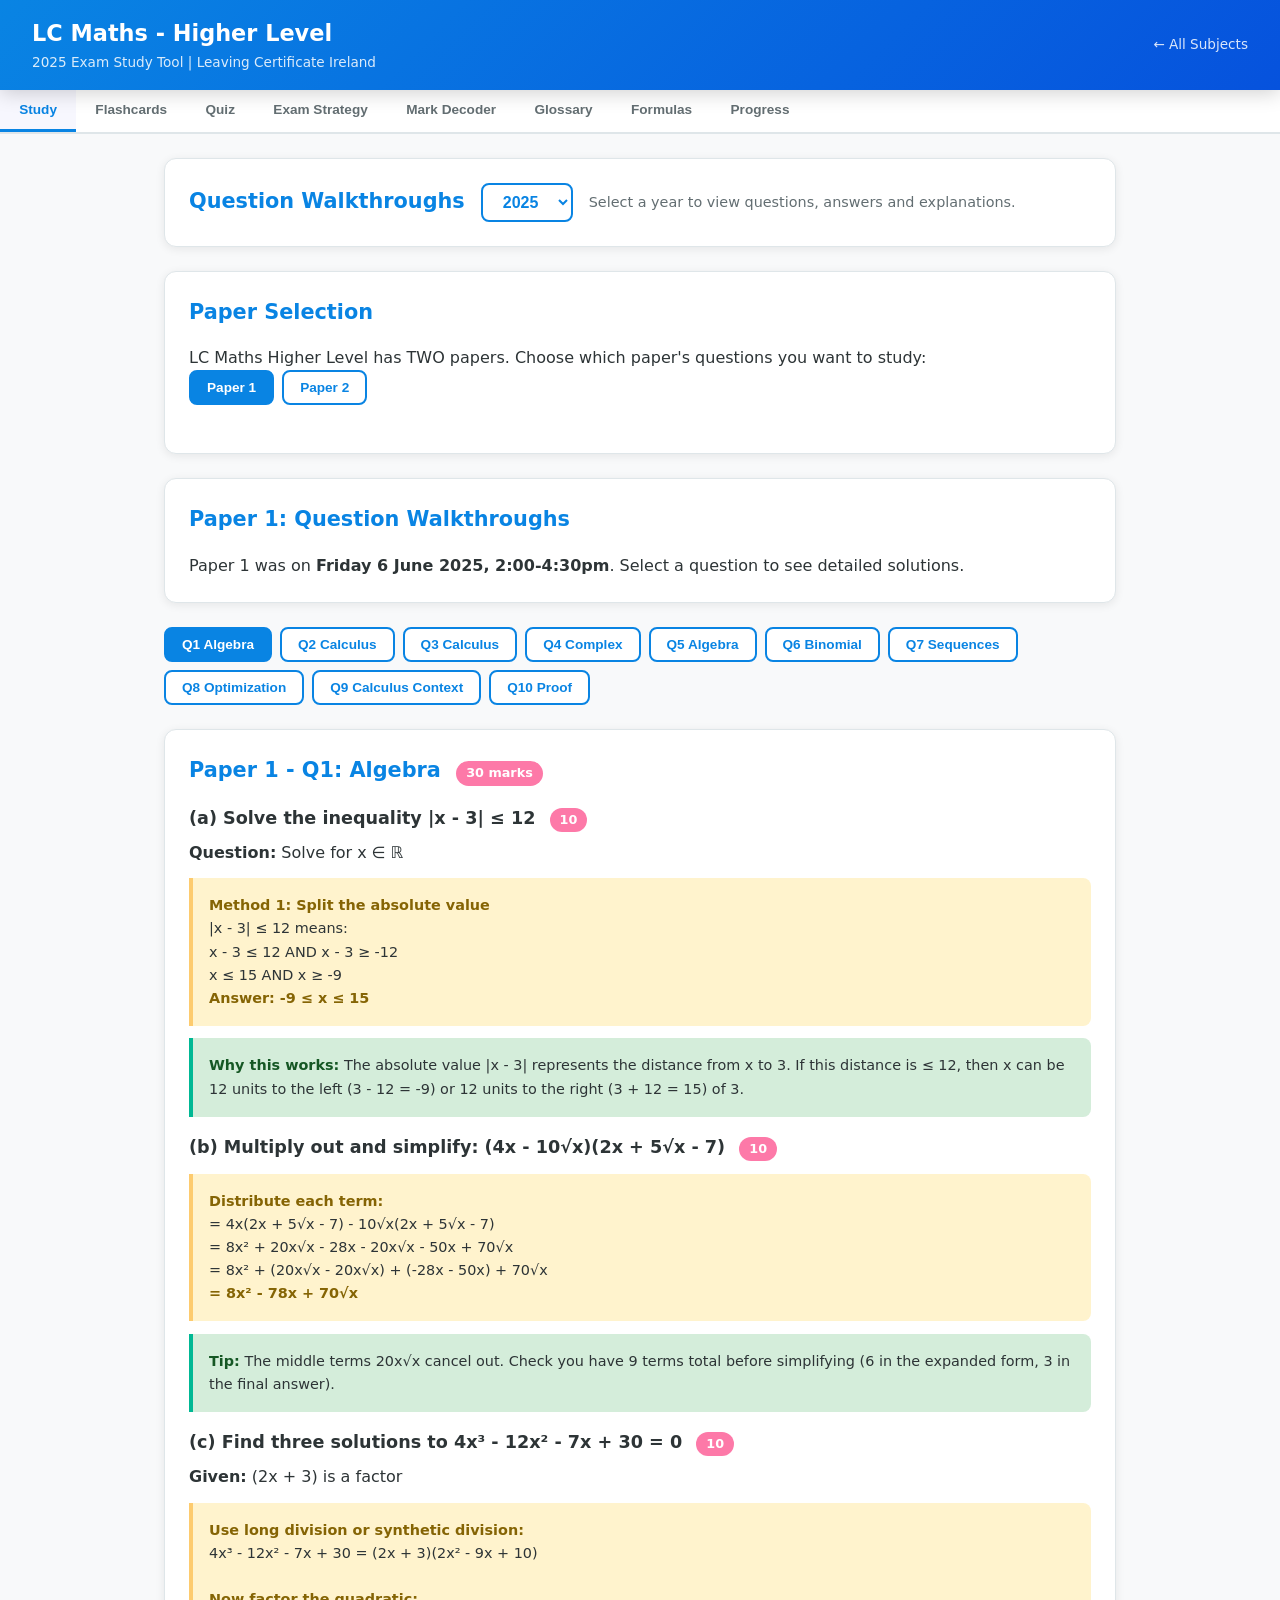
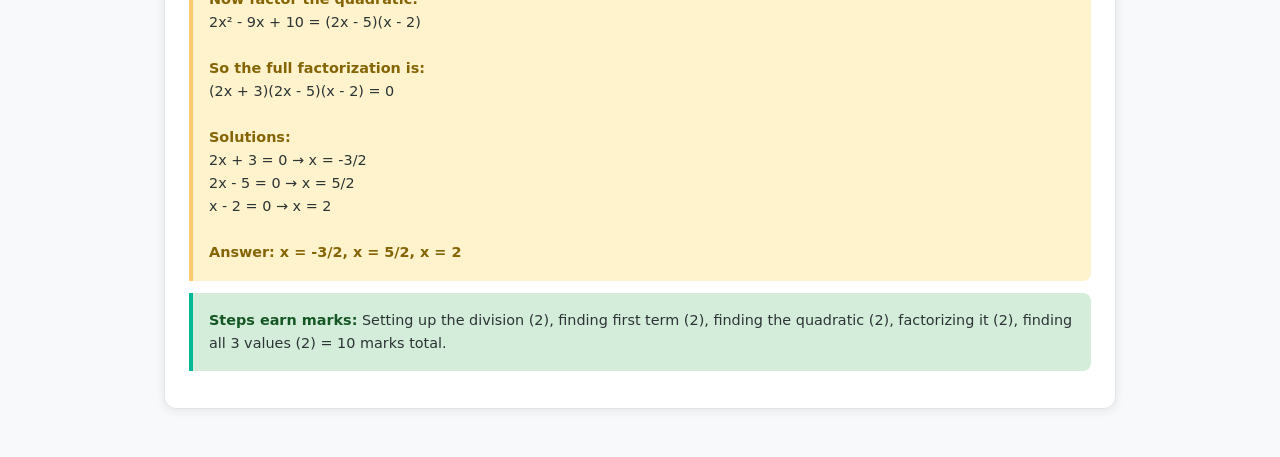
<file: maths.html>
<!DOCTYPE html>
<html lang="en">
<head>
<meta charset="UTF-8">
<meta name="viewport" content="width=device-width, initial-scale=1.0">
<title>LC Maths - Higher Level Study Tool</title>
<link rel="stylesheet" href="css/shared.css">
</head>
<body class="subject-maths">
<header class="app-header">
<div>
<h1>LC Maths - Higher Level</h1>
<p>2025 Exam Study Tool | Leaving Certificate Ireland</p>
</div>
<a href="index.html" class="home-link">&#8592; All Subjects</a>
</header>
<nav id="mainNav">
<button class="active" onclick="showTab('study','maths')">Study</button>
<button onclick="showTab('flashcards','maths')">Flashcards</button>
<button onclick="showTab('quiz','maths')">Quiz</button>
<button onclick="showTab('strategy','maths')">Exam Strategy</button>
<button onclick="showTab('marks','maths')">Mark Decoder</button>
<button onclick="showTab('glossary','maths')">Glossary</button>
<button onclick="showTab('formulas','maths')">Formulas</button>
<button onclick="showTab('progress','maths')">Progress</button>
</nav>

<!-- EXAM STRATEGY TAB -->
<div id="tab-strategy" class="tab-content">
<div class="card">
<h2>Exam Paper Structure</h2>
<p>LC Maths Higher Level has <strong>TWO papers</strong>, each worth <strong>300 marks</strong>. Total exam time is <strong>5 hours</strong> across both papers.</p>
<table>
<tr><th>Paper</th><th>Date/Time</th><th>Duration</th><th>Structure</th><th>Marks</th></tr>
<tr><td><strong>Paper 1</strong></td><td>Friday 6 June, 2:00-4:30pm</td><td>2.5 hours</td><td>Section A (6q) + Section B (4q)</td><td>300</td></tr>
<tr><td><strong>Paper 2</strong></td><td>Monday 9 June, 9:30am-12:00pm</td><td>2.5 hours</td><td>Section A (6q) + Section B (4q)</td><td>300</td></tr>
</table>
<p style="margin-top:1rem"><strong>Both papers have the same structure:</strong></p>
<ul>
<li><strong>Section A: Concepts and Skills</strong> — 6 questions, answer any 5 (30 marks each = 150 marks)</li>
<li><strong>Section B: Contexts and Applications</strong> — 4 questions, answer any 3 (50 marks each = 150 marks)</li>
</ul>
</div>

<div class="card">
<h2>Time Management</h2>
<p><strong>Paper 1:</strong> 150 minutes for 300 marks (8 questions)</p>
<p><strong>Paper 2:</strong> 150 minutes for 300 marks (8 questions)</p>
<div class="formula-box">
<div class="formula">Section A: 30 marks = ~18 mins per question | Section B: 50 marks = ~30 mins per question</div>
</div>

<h3>Suggested Time Plan (per paper)</h3>
<div class="time-block"><span class="time">0:00</span><span>Read full paper, choose your 8 questions (5 min)</span></div>
<div class="time-block"><span class="time">0:05</span><span>Section A Question 1 (18 min)</span></div>
<div class="time-block"><span class="time">0:23</span><span>Section A Question 2 (18 min)</span></div>
<div class="time-block"><span class="time">0:41</span><span>Section A Question 3 (18 min)</span></div>
<div class="time-block"><span class="time">0:59</span><span>Section A Question 4 (18 min)</span></div>
<div class="time-block"><span class="time">1:17</span><span>Section A Question 5 (18 min)</span></div>
<div class="time-block"><span class="time">1:35</span><span>Section B Question 1 (30 min)</span></div>
<div class="time-block"><span class="time">2:05</span><span>Section B Question 2 (30 min)</span></div>
<div class="time-block"><span class="time">2:35</span><span>Section B Question 3 (30 min)</span></div>
<div class="time-block"><span class="time">2:45</span><span>Review answers (5 min)</span></div>
</div>

<div class="card">
<h2>Top Exam Tips</h2>
<div class="explain"><strong>1. Show ALL working!</strong> Marks are awarded for METHOD. Even if your final answer is wrong, you get marks for each correct step.</div>
<div class="explain"><strong>2. Use the Formulae and Tables booklet.</strong> You get this in the exam. It contains log tables, trigonometric values, formulas, and statistical tables.</div>
<div class="explain"><strong>3. Don't round too early.</strong> Keep full accuracy until the final answer. Incorrect rounding loses marks.</div>
<div class="explain"><strong>4. Write formulas before calculating.</strong> Writing the formula earns marks even if the calculation goes wrong.</div>
<div class="explain"><strong>5. Check units!</strong> Give answers in simplest form where relevant. Missing units can lose marks.</div>
<div class="explain"><strong>6. Choose your questions wisely.</strong> You only need 5 from Section A and 3 from Section B. Pick your strongest topics.</div>
<div class="explain"><strong>7. Answer without sufficient work earns minimum marks.</strong> Even if correct, you need to show the steps.</div>
</div>

<div class="card">
<h2>Paper 1 Topics</h2>
<table>
<tr><th>Q</th><th>Topic</th><th>Type</th><th>Advice</th></tr>
<tr><td>Q1</td><td>Algebra</td><td>Section A</td><td>Inequalities, surds, factorization. Very algebraic manipulation heavy.</td></tr>
<tr><td>Q2</td><td>Calculus</td><td>Section A</td><td>Differentiation, tangent equations, function graphs, composition.</td></tr>
<tr><td>Q3</td><td>Calculus</td><td>Section A</td><td>Chain rule, quotient rule, integration with limits.</td></tr>
<tr><td>Q4</td><td>Complex Numbers</td><td>Section A</td><td>De Moivre's theorem, roots of complex numbers, polar form.</td></tr>
<tr><td>Q5</td><td>Algebra</td><td>Section A</td><td>Completing the square, logarithms, simultaneous equations.</td></tr>
<tr><td>Q6</td><td>Algebra</td><td>Section A</td><td>Binomial expansion, discriminant, quadratic theory.</td></tr>
<tr><td>Q7</td><td>Sequences</td><td>Section B</td><td>Arithmetic and geometric sequences, series, real-world context.</td></tr>
<tr><td>Q8</td><td>Applied Calculus</td><td>Section B</td><td>Optimization, rates of change, related rates problems.</td></tr>
<tr><td>Q9</td><td>Calculus Context</td><td>Section B</td><td>Chain rule applications, piecewise functions, integration for averages.</td></tr>
<tr><td>Q10</td><td>Proof/Patterns</td><td>Section B</td><td>Coordinate geometry patterns, limits, proof by induction.</td></tr>
</table>
</div>

<div class="card">
<h2>Paper 2 Topics</h2>
<table>
<tr><th>Q</th><th>Topic</th><th>Type</th><th>Advice</th></tr>
<tr><td>Q1</td><td>Lines</td><td>Section A</td><td>Equation of a line, slope, angles between lines, intercepts.</td></tr>
<tr><td>Q2</td><td>Circles</td><td>Section A</td><td>Equation of a circle, tangents, completing the square for circles.</td></tr>
<tr><td>Q3</td><td>Probability</td><td>Section A</td><td>Venn diagrams, independence, conditional probability.</td></tr>
<tr><td>Q4</td><td>Statistics</td><td>Section A</td><td>Median, quartiles, mean, frequency tables, grouped data.</td></tr>
<tr><td>Q5</td><td>Geometry</td><td>Section A</td><td>Congruent triangles, enlargements, similarity, area ratios.</td></tr>
<tr><td>Q6</td><td>Trigonometry</td><td>Section A</td><td>Sine, cosine, period, range, cosine rule, exact values.</td></tr>
<tr><td>Q7</td><td>3D Geometry</td><td>Section B</td><td>Pythagoras in 3D, volumes, surface areas, scaled diagrams.</td></tr>
<tr><td>Q8</td><td>Applied Trig</td><td>Section B</td><td>Angles of elevation, sine rule, percentage error, surveying.</td></tr>
<tr><td>Q9</td><td>Statistics Context</td><td>Section B</td><td>Tree diagrams, combinations, binomial probability, clinical trials.</td></tr>
<tr><td>Q10</td><td>Statistics Theory</td><td>Section B</td><td>Normal distribution, confidence intervals, hypothesis testing, sampling.</td></tr>
</table>
</div>
</div>

<!-- FORMULA SHEET TAB -->
<div id="tab-formulas" class="tab-content">
<div class="card">
<h2>Formula Sheet - LC Maths Higher Level</h2>
<p>Essential formulas across all topics. The Formulae and Tables booklet is provided in the exam.</p>
</div>

<div class="card">
<h3>Algebra</h3>
<div class="formula-box"><strong>Quadratic Formula</strong><div class="formula">x = (-b ± √(b² - 4ac)) / 2a</div><p>For ax² + bx + c = 0</p></div>
<div class="formula-box"><strong>Discriminant</strong><div class="formula">Δ = b² - 4ac</div><p>Δ > 0: two real roots | Δ = 0: one repeated root | Δ < 0: no real roots</p></div>
<div class="formula-box"><strong>Sum and Product of Roots</strong><div class="formula">α + β = -b/a  |  αβ = c/a</div></div>
<div class="formula-box"><strong>Completing the Square</strong><div class="formula">ax² + bx + c = a(x + h)² + k</div><p>where h = b/(2a), k = c - ah²</p></div>
<div class="formula-box"><strong>Logarithm Laws</strong><div class="formula">log(AB) = log A + log B<br>log(A/B) = log A - log B<br>log(A^n) = n log A<br>log_a(a) = 1  |  log_a(1) = 0</div></div>
<div class="formula-box"><strong>Absolute Value Inequality</strong><div class="formula">|x - a| ≤ b  ⟹  a - b ≤ x ≤ a + b</div></div>
</div>

<div class="card">
<h3>Sequences and Series</h3>
<div class="formula-box"><strong>Arithmetic Sequence</strong><div class="formula">T<sub>n</sub> = a + (n-1)d</div><p>a = first term, d = common difference</p></div>
<div class="formula-box"><strong>Arithmetic Series Sum</strong><div class="formula">S<sub>n</sub> = n/2 [2a + (n-1)d]  or  S<sub>n</sub> = n/2 (a + l)</div><p>l = last term</p></div>
<div class="formula-box"><strong>Geometric Sequence</strong><div class="formula">T<sub>n</sub> = ar^(n-1)</div><p>r = common ratio</p></div>
<div class="formula-box"><strong>Geometric Series Sum</strong><div class="formula">S<sub>n</sub> = a(r^n - 1)/(r - 1)  or  a(1 - r^n)/(1 - r)</div></div>
<div class="formula-box"><strong>Infinite Geometric Series</strong><div class="formula">S<sub>∞</sub> = a/(1 - r)  when |r| < 1</div></div>
</div>

<div class="card">
<h3>Differentiation</h3>
<div class="formula-box"><strong>Power Rule</strong><div class="formula">d/dx (x^n) = nx^(n-1)</div></div>
<div class="formula-box"><strong>Trigonometric Functions</strong><div class="formula">d/dx (sin x) = cos x<br>d/dx (cos x) = -sin x<br>d/dx (tan x) = sec²x</div></div>
<div class="formula-box"><strong>Exponential and Logarithm</strong><div class="formula">d/dx (e^x) = e^x<br>d/dx (e^(ax)) = ae^(ax)<br>d/dx (ln x) = 1/x</div></div>
<div class="formula-box"><strong>Chain Rule</strong><div class="formula">dy/dx = dy/du × du/dx</div></div>
<div class="formula-box"><strong>Product Rule</strong><div class="formula">d/dx (uv) = u(dv/dx) + v(du/dx)</div></div>
<div class="formula-box"><strong>Quotient Rule</strong><div class="formula">d/dx (u/v) = [v(du/dx) - u(dv/dx)] / v²</div></div>
<div class="formula-box"><strong>Equation of Tangent</strong><div class="formula">y - y₁ = m(x - x₁)</div><p>m = slope = f'(x₁)</p></div>
</div>

<div class="card">
<h3>Integration</h3>
<div class="formula-box"><strong>Power Rule</strong><div class="formula">∫ x^n dx = x^(n+1)/(n+1) + C  (n ≠ -1)</div></div>
<div class="formula-box"><strong>Exponential</strong><div class="formula">∫ e^x dx = e^x + C<br>∫ e^(ax) dx = e^(ax)/a + C</div></div>
<div class="formula-box"><strong>Definite Integral</strong><div class="formula">∫[a to b] f(x) dx = F(b) - F(a)</div><p>where F'(x) = f(x)</p></div>
<div class="formula-box"><strong>Average Value</strong><div class="formula">Average = (1/(b-a)) ∫[a to b] f(x) dx</div></div>
</div>

<div class="card">
<h3>Complex Numbers</h3>
<div class="formula-box"><strong>Polar Form</strong><div class="formula">z = r(cos θ + i sin θ)</div><p>r = |z| = √(a² + b²),  θ = arg(z) = tan⁻¹(b/a)</p></div>
<div class="formula-box"><strong>De Moivre's Theorem</strong><div class="formula">[r(cos θ + i sin θ)]^n = r^n(cos nθ + i sin nθ)</div></div>
<div class="formula-box"><strong>Roots of Complex Numbers</strong><div class="formula">z^n = w  ⟹  z = w^(1/n) = r^(1/n)[cos((θ + 2πk)/n) + i sin((θ + 2πk)/n)]</div><p>k = 0, 1, 2, ..., n-1</p></div>
<div class="formula-box"><strong>Complex Conjugate</strong><div class="formula">If z = a + bi, then z̄ = a - bi<br>z × z̄ = a² + b²</div></div>
</div>

<div class="card">
<h3>Coordinate Geometry - Lines</h3>
<div class="formula-box"><strong>Slope</strong><div class="formula">m = (y₂ - y₁)/(x₂ - x₁)</div></div>
<div class="formula-box"><strong>Equation of a Line</strong><div class="formula">y - y₁ = m(x - x₁)  or  y = mx + c</div></div>
<div class="formula-box"><strong>Perpendicular Slopes</strong><div class="formula">If lines are perpendicular: m₁ × m₂ = -1</div></div>
<div class="formula-box"><strong>Parallel Lines</strong><div class="formula">If lines are parallel: m₁ = m₂</div></div>
<div class="formula-box"><strong>Angle Between Lines</strong><div class="formula">tan θ = |(m₁ - m₂)/(1 + m₁m₂)|</div></div>
</div>

<div class="card">
<h3>Coordinate Geometry - Circles</h3>
<div class="formula-box"><strong>Standard Form</strong><div class="formula">(x - h)² + (y - k)² = r²</div><p>Centre (h, k), radius r</p></div>
<div class="formula-box"><strong>General Form</strong><div class="formula">x² + y² + 2gx + 2fy + c = 0</div><p>Centre (-g, -f), radius √(g² + f² - c)</p></div>
<div class="formula-box"><strong>Tangent to Circle</strong><div class="formula">At point (x₁, y₁): slope of radius × slope of tangent = -1</div></div>
</div>

<div class="card">
<h3>Trigonometry</h3>
<div class="formula-box"><strong>Sine Rule</strong><div class="formula">a/sin A = b/sin B = c/sin C</div></div>
<div class="formula-box"><strong>Cosine Rule</strong><div class="formula">c² = a² + b² - 2ab cos C<br>cos C = (a² + b² - c²)/(2ab)</div></div>
<div class="formula-box"><strong>Area of Triangle</strong><div class="formula">Area = ½ab sin C</div></div>
<div class="formula-box"><strong>Pythagorean Identity</strong><div class="formula">sin²θ + cos²θ = 1<br>tan θ = sin θ / cos θ</div></div>
<div class="formula-box"><strong>Double Angle Formulas</strong><div class="formula">sin 2θ = 2 sin θ cos θ<br>cos 2θ = cos²θ - sin²θ = 2cos²θ - 1 = 1 - 2sin²θ</div></div>
<div class="formula-box"><strong>Period and Range</strong><div class="formula">sin x: period = 2π, range = [-1, 1]<br>cos x: period = 2π, range = [-1, 1]<br>tan x: period = π</div></div>
</div>

<div class="card">
<h3>3D Geometry and Mensuration</h3>
<div class="formula-box"><strong>Pythagoras in 3D</strong><div class="formula">d² = x² + y² + z²</div></div>
<div class="formula-box"><strong>Cylinder</strong><div class="formula">Volume = πr²h<br>Surface Area = 2πr² + 2πrh</div></div>
<div class="formula-box"><strong>Cone</strong><div class="formula">Volume = (1/3)πr²h<br>Curved Surface Area = πrl  (l = slant height)</div></div>
<div class="formula-box"><strong>Sphere</strong><div class="formula">Volume = (4/3)πr³<br>Surface Area = 4πr²</div></div>
<div class="formula-box"><strong>Hemisphere</strong><div class="formula">Volume = (2/3)πr³</div></div>
<div class="formula-box"><strong>Pyramid</strong><div class="formula">Volume = (1/3) × base area × height</div></div>
<div class="formula-box"><strong>Enlargement Scale Factor</strong><div class="formula">If scale factor = k:<br>Length scales by k<br>Area scales by k²<br>Volume scales by k³</div></div>
</div>

<div class="card">
<h3>Probability</h3>
<div class="formula-box"><strong>Addition Rule</strong><div class="formula">P(A ∪ B) = P(A) + P(B) - P(A ∩ B)</div></div>
<div class="formula-box"><strong>Multiplication Rule</strong><div class="formula">P(A ∩ B) = P(A) × P(B|A)</div></div>
<div class="formula-box"><strong>Independence</strong><div class="formula">Events A and B are independent if:<br>P(A ∩ B) = P(A) × P(B)</div></div>
<div class="formula-box"><strong>Conditional Probability</strong><div class="formula">P(A|B) = P(A ∩ B) / P(B)</div></div>
<div class="formula-box"><strong>Complementary Events</strong><div class="formula">P(A') = 1 - P(A)</div></div>
<div class="formula-box"><strong>Binomial Probability</strong><div class="formula">P(X = r) = C(n,r) × p^r × (1-p)^(n-r)</div></div>
<div class="formula-box"><strong>Combinations</strong><div class="formula">C(n,r) = n! / [r!(n-r)!]</div></div>
<div class="formula-box"><strong>Permutations</strong><div class="formula">P(n,r) = n! / (n-r)!</div></div>
</div>

<div class="card">
<h3>Statistics</h3>
<div class="formula-box"><strong>Mean</strong><div class="formula">x̄ = Σx / n  or  x̄ = Σfx / Σf (grouped data)</div></div>
<div class="formula-box"><strong>Median</strong><div class="formula">Middle value when data is ordered</div><p>For grouped data: use cumulative frequency</p></div>
<div class="formula-box"><strong>Quartiles</strong><div class="formula">Q₁ = 25th percentile<br>Q₂ = median = 50th percentile<br>Q₃ = 75th percentile</div></div>
<div class="formula-box"><strong>Interquartile Range</strong><div class="formula">IQR = Q₃ - Q₁</div></div>
<div class="formula-box"><strong>Standard Deviation</strong><div class="formula">σ = √[Σ(x - μ)² / N]  (population)<br>s = √[Σ(x - x̄)² / (n-1)]  (sample)</div></div>
<div class="formula-box"><strong>Normal Distribution</strong><div class="formula">Z = (X - μ) / σ</div><p>Standardized z-score</p></div>
<div class="formula-box"><strong>Empirical Rule (68-95-99.7)</strong><div class="formula">68% within μ ± σ<br>95% within μ ± 2σ<br>99.7% within μ ± 3σ</div></div>
<div class="formula-box"><strong>95% Confidence Interval</strong><div class="formula">x̄ ± 1.96(σ/√n)</div></div>
<div class="formula-box"><strong>Hypothesis Test Statistic</strong><div class="formula">z = (x̄ - μ₀) / (σ/√n)</div></div>
<div class="formula-box"><strong>Expected Value</strong><div class="formula">E(X) = Σ[x × P(x)]</div></div>
</div>

<div class="card">
<h3>Binomial Expansion</h3>
<div class="formula-box"><strong>Binomial Theorem</strong><div class="formula">(a + b)^n = Σ C(n,r) × a^(n-r) × b^r</div><p>r = 0 to n</p></div>
<div class="formula-box"><strong>General Term</strong><div class="formula">T<sub>r+1</sub> = C(n,r) × a^(n-r) × b^r</div></div>
</div>
</div>

<!-- GLOSSARY TAB -->
<div id="tab-glossary" class="tab-content">
<div class="card">
<h2>Maths Glossary</h2>
<p>Search for any term. All definitions written in plain language.</p>
<input type="text" class="glossary-search" id="glossarySearch" placeholder="Search terms..." oninput="filterGlossary()">
</div>
<div id="glossaryList">
<dl>
<div class="glossary-item"><dt>Absolute Value</dt><dd>The distance of a number from zero on the number line, always positive. Written as |x|. Example: |-5| = 5.</dd></div>
<div class="glossary-item"><dt>Arithmetic Sequence</dt><dd>A sequence where each term is found by adding a constant (common difference) to the previous term. Example: 3, 7, 11, 15... (d = 4).</dd></div>
<div class="glossary-item"><dt>Geometric Sequence</dt><dd>A sequence where each term is found by multiplying the previous term by a constant (common ratio). Example: 2, 6, 18, 54... (r = 3).</dd></div>
<div class="glossary-item"><dt>Binomial Expansion</dt><dd>Expanding expressions of the form (a + b)^n using the binomial theorem. Uses combinations C(n,r) to find coefficients.</dd></div>
<div class="glossary-item"><dt>Chain Rule</dt><dd>A method for differentiating composite functions. If y = f(g(x)), then dy/dx = f'(g(x)) × g'(x).</dd></div>
<div class="glossary-item"><dt>Quotient Rule</dt><dd>A method for differentiating fractions. If y = u/v, then dy/dx = [v(du/dx) - u(dv/dx)] / v².</dd></div>
<div class="glossary-item"><dt>Product Rule</dt><dd>A method for differentiating products. If y = uv, then dy/dx = u(dv/dx) + v(du/dx).</dd></div>
<div class="glossary-item"><dt>Derivative</dt><dd>The rate of change of a function with respect to a variable. Represents the slope of the tangent line at any point. Written as f'(x) or dy/dx.</dd></div>
<div class="glossary-item"><dt>Integration</dt><dd>The reverse process of differentiation. Used to find areas under curves, volumes, and accumulated quantities. The integral of f(x) is written ∫f(x)dx.</dd></div>
<div class="glossary-item"><dt>Definite Integral</dt><dd>Integration with limits. ∫[a to b] f(x)dx gives the net area between the curve and the x-axis from x = a to x = b.</dd></div>
<div class="glossary-item"><dt>Complex Number</dt><dd>A number of the form a + bi where i² = -1. Has a real part (a) and an imaginary part (b). Example: 3 + 4i.</dd></div>
<div class="glossary-item"><dt>Modulus</dt><dd>The absolute value of a complex number. For z = a + bi, |z| = √(a² + b²). Represents distance from the origin in the complex plane.</dd></div>
<div class="glossary-item"><dt>Argument</dt><dd>The angle a complex number makes with the positive real axis. For z = a + bi, arg(z) = tan⁻¹(b/a).</dd></div>
<div class="glossary-item"><dt>De Moivre's Theorem</dt><dd>States that [r(cos θ + i sin θ)]^n = r^n(cos nθ + i sin nθ). Used to find powers and roots of complex numbers.</dd></div>
<div class="glossary-item"><dt>Polar Form</dt><dd>Expressing a complex number as z = r(cos θ + i sin θ) where r is the modulus and θ is the argument.</dd></div>
<div class="glossary-item"><dt>Discriminant</dt><dd>The part b² - 4ac of the quadratic formula. Tells how many real solutions a quadratic equation has. Positive = 2 roots, zero = 1 root, negative = 0 real roots.</dd></div>
<div class="glossary-item"><dt>Completing the Square</dt><dd>Rewriting a quadratic expression ax² + bx + c in the form a(x + h)² + k. Useful for finding the vertex of a parabola and solving equations.</dd></div>
<div class="glossary-item"><dt>Conjugate</dt><dd>For a + bi, the conjugate is a - bi. For complex numbers, multiplying by the conjugate gives a real number. Used to simplify complex fractions.</dd></div>
<div class="glossary-item"><dt>Slope</dt><dd>The steepness of a line. Calculated as rise/run or (y₂ - y₁)/(x₂ - x₁). Also called gradient.</dd></div>
<div class="glossary-item"><dt>Intercept</dt><dd>Where a line crosses an axis. y-intercept is where x = 0. x-intercept is where y = 0.</dd></div>
<div class="glossary-item"><dt>Perpendicular</dt><dd>Two lines meeting at 90°. If one line has slope m, a perpendicular line has slope -1/m.</dd></div>
<div class="glossary-item"><dt>Tangent (to a curve)</dt><dd>A line that touches a curve at exactly one point. The slope of the tangent equals the derivative at that point.</dd></div>
<div class="glossary-item"><dt>Sine Rule</dt><dd>In any triangle: a/sin A = b/sin B = c/sin C. Used when you know two angles and one side, or two sides and a non-included angle.</dd></div>
<div class="glossary-item"><dt>Cosine Rule</dt><dd>In any triangle: c² = a² + b² - 2ab cos C. Used when you know three sides or two sides and the included angle.</dd></div>
<div class="glossary-item"><dt>Radian</dt><dd>A unit for measuring angles. 2π radians = 360°. 1 radian ≈ 57.3°. Used in calculus because it simplifies formulas.</dd></div>
<div class="glossary-item"><dt>Period</dt><dd>The interval after which a function repeats. For sin x and cos x, the period is 2π. For tan x, the period is π.</dd></div>
<div class="glossary-item"><dt>Amplitude</dt><dd>For y = A sin(x), the amplitude is |A|. It's half the distance between maximum and minimum values.</dd></div>
<div class="glossary-item"><dt>Pythagoras' Theorem</dt><dd>In a right-angled triangle: a² + b² = c² where c is the hypotenuse. Extended to 3D: d² = x² + y² + z².</dd></div>
<div class="glossary-item"><dt>Congruent</dt><dd>Two shapes that are exactly the same size and shape. They may be rotated or reflected but have identical dimensions.</dd></div>
<div class="glossary-item"><dt>Similar</dt><dd>Two shapes with the same angles but different sizes. All corresponding lengths are in the same ratio (scale factor).</dd></div>
<div class="glossary-item"><dt>Scale Factor</dt><dd>The ratio by which a shape is enlarged. Lengths scale by k, areas by k², volumes by k³.</dd></div>
<div class="glossary-item"><dt>Probability</dt><dd>A measure of how likely an event is to occur. Ranges from 0 (impossible) to 1 (certain). P(event) = favorable outcomes / total outcomes.</dd></div>
<div class="glossary-item"><dt>Independent Events</dt><dd>Two events where the outcome of one doesn't affect the other. For independent events: P(A and B) = P(A) × P(B).</dd></div>
<div class="glossary-item"><dt>Conditional Probability</dt><dd>The probability of an event given that another event has occurred. Written P(A|B) = P(A and B) / P(B).</dd></div>
<div class="glossary-item"><dt>Mutually Exclusive</dt><dd>Events that cannot happen at the same time. If A and B are mutually exclusive, P(A and B) = 0.</dd></div>
<div class="glossary-item"><dt>Mean</dt><dd>The average of a set of numbers. Add all values and divide by how many there are.</dd></div>
<div class="glossary-item"><dt>Median</dt><dd>The middle value when data is arranged in order. For even number of values, it's the average of the two middle values.</dd></div>
<div class="glossary-item"><dt>Mode</dt><dd>The value that appears most frequently in a dataset.</dd></div>
<div class="glossary-item"><dt>Quartiles</dt><dd>Values that divide data into four equal parts. Q₁ = 25th percentile, Q₂ = median, Q₃ = 75th percentile.</dd></div>
<div class="glossary-item"><dt>Interquartile Range (IQR)</dt><dd>The range of the middle 50% of data. IQR = Q₃ - Q₁. A measure of spread that's resistant to outliers.</dd></div>
<div class="glossary-item"><dt>Standard Deviation</dt><dd>A measure of how spread out numbers are from the mean. Larger standard deviation = more spread out data.</dd></div>
<div class="glossary-item"><dt>Normal Distribution</dt><dd>A bell-shaped probability distribution. Many natural phenomena follow this pattern. Symmetric around the mean.</dd></div>
<div class="glossary-item"><dt>Z-Score</dt><dd>The number of standard deviations a value is from the mean. Z = (X - μ) / σ. Used to standardize normal distributions.</dd></div>
<div class="glossary-item"><dt>Confidence Interval</dt><dd>A range of values likely to contain the true population parameter. A 95% confidence interval means we're 95% confident the true value is in this range.</dd></div>
<div class="glossary-item"><dt>Hypothesis Test</dt><dd>A statistical method to test a claim about a population. Uses a null hypothesis (H₀) and alternative hypothesis (H₁).</dd></div>
<div class="glossary-item"><dt>p-value</dt><dd>The probability of getting results as extreme as observed, assuming the null hypothesis is true. If p-value < 0.05, we reject H₀ at 5% significance level.</dd></div>
<div class="glossary-item"><dt>Stratified Sample</dt><dd>A sampling method where the population is divided into groups (strata) and random samples are taken from each group proportionally.</dd></div>
<div class="glossary-item"><dt>Expected Value</dt><dd>The average outcome if an experiment is repeated many times. E(X) = Σ[x × P(x)].</dd></div>
<div class="glossary-item"><dt>Combination</dt><dd>The number of ways to choose r items from n items where order doesn't matter. C(n,r) = n! / [r!(n-r)!].</dd></div>
<div class="glossary-item"><dt>Permutation</dt><dd>The number of ways to arrange r items from n items where order matters. P(n,r) = n! / (n-r)!.</dd></div>
<div class="glossary-item"><dt>Limit</dt><dd>The value a function approaches as the input approaches some value. Written as lim(x→a) f(x).</dd></div>
<div class="glossary-item"><dt>Proof by Induction</dt><dd>A method of mathematical proof. Step 1: Prove base case (n=1). Step 2: Assume true for n=k. Step 3: Prove true for n=k+1. Conclusion: True for all natural numbers.</dd></div>
</dl>
</div>
</div>

<!-- MARK SCHEME DECODER TAB -->
<div id="tab-marks" class="tab-content">
<div class="card">
<h2>Mark Scheme Decoder</h2>
<p>Understanding how Maths examiners award marks is crucial for maximising your score.</p>
</div>

<div class="card">
<h3>General Marking Principles</h3>
<table>
<tr><th>Principle</th><th>Detail</th></tr>
<tr><td><strong>Step-based marking</strong></td><td>Most questions are marked in steps. Each step can be independently correct or incorrect.</td></tr>
<tr><td><strong>Show your work</strong></td><td>An answer without sufficient supporting work earns only the lowest level of credit (typically Partial Credit or Low Partial Credit).</td></tr>
<tr><td><strong>Rounding penalty</strong></td><td>Incorrect rounding is marked with a * and loses 1 mark if you would otherwise have full credit. Only applied once per unit of marking.</td></tr>
<tr><td><strong>Unit penalties</strong></td><td>Missing or incorrect units may lose marks where specified (typically -1).</td></tr>
<tr><td><strong>Multiple answers</strong></td><td>If you give more than the required number of answers without crossing out, the lowest mark is awarded.</td></tr>
<tr><td><strong>Accept candidate's work</strong></td><td>If you make an error in part (a), you can still get full marks in part (b) by correctly using your wrong answer from (a) - unless it oversimplifies the work.</td></tr>
</table>
</div>

<div class="card">
<h3>Marking Scales</h3>
<p>Questions are marked on different scales depending on the total marks available:</p>
<table>
<tr><th>Scale</th><th>Total Marks</th><th>Credit Levels</th></tr>
<tr><td><strong>5B</strong></td><td>5 marks</td><td>0 (no merit), 2 (partial), 5 (full)</td></tr>
<tr><td><strong>5C</strong></td><td>5 marks</td><td>0 (no merit), 2 (low partial), 3 (high partial), 5 (full)</td></tr>
<tr><td><strong>5D</strong></td><td>5 marks</td><td>0, 2 (low partial), 3 (mid partial), 4 (high partial), 5 (full)</td></tr>
<tr><td><strong>10C</strong></td><td>10 marks</td><td>0, 4 (low partial), 6 (high partial), 10 (full)</td></tr>
<tr><td><strong>10D</strong></td><td>10 marks</td><td>0, 2 (low partial), 4 (mid partial), 6 (high partial), 10 (full)</td></tr>
<tr><td><strong>15D</strong></td><td>15 marks</td><td>0, 4 (low partial), 7 (mid partial), 10 (high partial), 15 (full)</td></tr>
</table>
<p><strong>Full Credit - 1:</strong> Some errors (rounding, missing units, arithmetic errors) can result in Full Credit - 1, which is one mark below full credit (e.g., 9/10 instead of 10/10).</p>
</div>

<div class="card">
<h3>Paper 1 - Sample Question Breakdown</h3>
<h4>Q1(a) - Absolute Value Inequality (10 marks, Scale 10D)</h4>
<div class="mark-info"><strong>Steps:</strong> None defined - marked on overall correctness</div>
<div class="mark-info"><strong>Low Partial (2):</strong> Work of merit, e.g., writes x - 3 = -12, or indicates squaring</div>
<div class="mark-info"><strong>Mid Partial (4):</strong> Finds x = 15 or x = -9</div>
<div class="mark-info"><strong>High Partial (6):</strong> Finds both x = 15 and x = -9</div>
<div class="mark-info"><strong>Full Credit (10):</strong> -9 ≤ x ≤ 15 (accept correct answer without work)</div>
<div class="mark-info"><strong>Full Credit - 1 (9):</strong> Uses strict inequality, or doesn't include "and" or ∩</div>

<h4>Q1(c) - Factorisation (10 marks, Scale 10D)</h4>
<div class="mark-info"><strong>Step 1 (2):</strong> Sets up long division / array / product</div>
<div class="mark-info"><strong>Step 2 (2):</strong> Finds first term in quotient (2x² or 10)</div>
<div class="mark-info"><strong>Step 3 (2):</strong> Finds 2x² - 9x + 10</div>
<div class="mark-info"><strong>Step 4 (2):</strong> Factorises 2x² - 9x + 10</div>
<div class="mark-info"><strong>Step 5 (2):</strong> Finds 3 values of x</div>
<div class="mark-info"><strong>Low Partial (2):</strong> 1 step correct OR finds 1 value of x OR correct answers without work</div>
<div class="mark-info"><strong>Mid Partial (4):</strong> 2 or 3 steps correct OR finds x = -3/2 and verifies one other value</div>
<div class="mark-info"><strong>High Partial (6):</strong> 4 steps correct</div>
<div class="mark-info"><strong>Full Credit (10):</strong> All 5 steps correct</div>
</div>

<div class="card">
<h3>Paper 1 - Complex Numbers (Q4)</h3>
<h4>Q4(a) - Complex Division (5 marks, Scale 5D)</h4>
<div class="mark-info"><strong>Method 1 Steps:</strong></div>
<div class="mark-info">Step 1: Multiply top and bottom by conjugate of denominator</div>
<div class="mark-info">Step 2: Expand numerator</div>
<div class="mark-info">Step 3: Expand denominator</div>
<div class="mark-info">Step 4: Write in form a + bi</div>
<div class="mark-info"><strong>Low Partial (2):</strong> Work of merit (writes conjugate or states equation)</div>
<div class="mark-info"><strong>Mid Partial (3):</strong> 2 steps correct</div>
<div class="mark-info"><strong>High Partial (4):</strong> 3 steps correct</div>
<div class="mark-info"><strong>Full Credit (5):</strong> -7/41 + 22i/41</div>
<div class="mark-info"><strong>Full Credit - 1 (4):</strong> (-7 + 22i)/41 (not separated)</div>

<h4>Q4(c) - De Moivre's Theorem (15 marks, Scale 15D)</h4>
<div class="mark-info"><strong>Step 1 (4):</strong> Finds θ (reference angle -90° or 270° or 3π/2)</div>
<div class="mark-info"><strong>Step 2 (4):</strong> Finds r = 64</div>
<div class="mark-info"><strong>Step 3 (4):</strong> 1 root evaluated using De Moivre's Theorem</div>
<div class="mark-info"><strong>Step 4 (3):</strong> 2nd root found</div>
<div class="mark-info"><strong>Note:</strong> Since z^6 is even, if one root is found and the second is minus 1 times the first, award full credit</div>
<div class="mark-info"><strong>Low Partial (4):</strong> Plots -64i OR indicates z = (-64i)^(1/6)</div>
<div class="mark-info"><strong>Mid Partial (7):</strong> 2 steps correct</div>
<div class="mark-info"><strong>High Partial (10):</strong> 3 steps correct</div>
<div class="mark-info"><strong>Full Credit - 1 (14):</strong> Roots correct but in polar form or decimal form</div>
</div>

<div class="card">
<h3>Paper 2 - Sample Question Breakdown</h3>
<h4>Q3 - Probability (15 marks, Scale 15D)</h4>
<div class="mark-info"><strong>Q3(a)(i):</strong> Show P(A) = 1/4 by counting people in event A from Venn diagram</div>
<div class="mark-info"><strong>Q3(a)(ii):</strong> Verify P(A ∪ C) = P(A) + P(C) - P(A ∩ C) using diagram values</div>
<div class="mark-info"><strong>Q3(a)(iii):</strong> Test independence: calculate P(A) × P(B) and compare to P(A ∩ B). Show working!</div>
<div class="mark-info"><strong>Low Partial (4):</strong> Work of merit in one part</div>
<div class="mark-info"><strong>Mid Partial (7):</strong> 1 part correct OR work of merit in all 3 parts</div>
<div class="mark-info"><strong>High Partial (10):</strong> 2 parts correct</div>

<h4>Q10 - Statistics (50 marks total, multiple scales)</h4>
<div class="mark-info"><strong>Q10(b) - 95% Confidence Interval:</strong> Must use correct standard deviation from table, show formula, substitute values, calculate correctly</div>
<div class="mark-info"><strong>Q10(c) - Hypothesis Test:</strong> Calculate z-score using z = (x̄ - μ₀)/(σ/√n), find p-value, state conclusion in context</div>
<div class="mark-info"><strong>Common error:</strong> Using population standard deviation (60) instead of sample standard deviation from table</div>
</div>

<div class="card">
<h3>Golden Rules for Maximum Marks</h3>
<div class="explain"><strong>1. Write the formula first.</strong> Even if your calculation is wrong, the formula earns marks.</div>
<div class="explain"><strong>2. Show EVERY step.</strong> Each step is worth marks. Don't skip steps in your head.</div>
<div class="explain"><strong>3. Label your work.</strong> Make it clear which part you're answering: (a)(i), (a)(ii), etc.</div>
<div class="explain"><strong>4. Don't round until the end.</strong> Keep full calculator accuracy throughout. Only round the final answer.</div>
<div class="explain"><strong>5. Accept your own errors.</strong> If you make a mistake in part (a), use that wrong answer in part (b). You'll still get marks for correct method in (b).</div>
<div class="explain"><strong>6. Cross out unwanted attempts.</strong> If you try multiple methods, cross out the one you don't want marked. Otherwise the lowest mark applies.</div>
<div class="explain"><strong>7. Use the Formulae and Tables booklet.</strong> You don't need to memorize everything - use the booklet provided.</div>
<div class="explain"><strong>8. Check your units.</strong> Include units in final answers where relevant (m, cm², radians, etc.).</div>
<div class="explain"><strong>9. Simplify where asked.</strong> If the question says "simplify", "give in surd form", or "exact value", don't use decimals.</div>
</div>
</div>

<!-- STUDY TAB -->
<div id="tab-study" class="tab-content active">
<div class="card" style="display:flex;align-items:center;gap:1rem;flex-wrap:wrap;">
<h2 style="margin:0">Question Walkthroughs</h2>
<select id="studyYearSelect" onchange="switchStudyYear(this.value,'maths')" style="padding:0.5rem 1rem;border:2px solid var(--primary);border-radius:8px;font-size:1rem;font-weight:600;color:var(--primary);background:#fff;cursor:pointer;">
<option value="2025" selected>2025</option>
<option value="2024">2024</option>
<option value="2023">2023</option>
<option value="2022">2022</option>
<option value="2021">2021</option>
<option value="2020">2020</option>
<option value="2019">2019</option>
<option value="2018">2018</option>
<option value="2017">2017</option>
<option value="2016">2016</option>
<option value="2015">2015</option>
<option value="2014">2014</option>
<option value="2013">2013</option>
<option value="2012">2012</option>
</select>
<p style="margin:0;color:var(--text-light);font-size:0.9rem;">Select a year to view questions, answers and explanations.</p>
</div>
<div id="pastYearContent" style="display:none"></div>
<div id="walkthrough-2025">
<div class="card">
<h2>Paper Selection</h2>
<p>LC Maths Higher Level has TWO papers. Choose which paper's questions you want to study:</p>
<div class="question-nav" id="paperNav">
<button class="active" onclick="showPaper('paper1','maths')">Paper 1</button>
<button onclick="showPaper('paper2','maths')">Paper 2</button>
</div>
</div>

<!-- PAPER 1 CONTENT -->
<div class="paper-section active" id="paper-paper1">
<div class="card">
<h2>Paper 1: Question Walkthroughs</h2>
<p>Paper 1 was on <strong>Friday 6 June 2025, 2:00-4:30pm</strong>. Select a question to see detailed solutions.</p>
</div>
<div class="question-nav" id="studyNavP1">
<button class="active" onclick="showQuestion('p1q1','maths')">Q1 Algebra</button>
<button onclick="showQuestion('p1q2','maths')">Q2 Calculus</button>
<button onclick="showQuestion('p1q3','maths')">Q3 Calculus</button>
<button onclick="showQuestion('p1q4','maths')">Q4 Complex</button>
<button onclick="showQuestion('p1q5','maths')">Q5 Algebra</button>
<button onclick="showQuestion('p1q6','maths')">Q6 Binomial</button>
<button onclick="showQuestion('p1q7','maths')">Q7 Sequences</button>
<button onclick="showQuestion('p1q8','maths')">Q8 Optimization</button>
<button onclick="showQuestion('p1q9','maths')">Q9 Calculus Context</button>
<button onclick="showQuestion('p1q10','maths')">Q10 Proof</button>
</div>

<!-- P1 Q1 -->
<div class="q-section active" id="q-p1q1">
<div class="card">
<h2>Paper 1 - Q1: Algebra <span class="marks-badge">30 marks</span></h2>

<h3>(a) Solve the inequality |x - 3| ≤ 12 <span class="marks-badge">10</span></h3>
<p><strong>Question:</strong> Solve for x ∈ ℝ</p>
<div class="working">
<strong>Method 1: Split the absolute value</strong><br>
|x - 3| ≤ 12 means:<br>
x - 3 ≤ 12  AND  x - 3 ≥ -12<br>
x ≤ 15  AND  x ≥ -9<br>
<strong>Answer: -9 ≤ x ≤ 15</strong>
</div>
<div class="explain"><strong>Why this works:</strong> The absolute value |x - 3| represents the distance from x to 3. If this distance is ≤ 12, then x can be 12 units to the left (3 - 12 = -9) or 12 units to the right (3 + 12 = 15) of 3.</div>

<h3>(b) Multiply out and simplify: (4x - 10√x)(2x + 5√x - 7) <span class="marks-badge">10</span></h3>
<div class="working">
<strong>Distribute each term:</strong><br>
= 4x(2x + 5√x - 7) - 10√x(2x + 5√x - 7)<br>
= 8x² + 20x√x - 28x - 20x√x - 50x + 70√x<br>
= 8x² + (20x√x - 20x√x) + (-28x - 50x) + 70√x<br>
<strong>= 8x² - 78x + 70√x</strong>
</div>
<div class="explain"><strong>Tip:</strong> The middle terms 20x√x cancel out. Check you have 9 terms total before simplifying (6 in the expanded form, 3 in the final answer).</div>

<h3>(c) Find three solutions to 4x³ - 12x² - 7x + 30 = 0 <span class="marks-badge">10</span></h3>
<p><strong>Given:</strong> (2x + 3) is a factor</p>
<div class="working">
<strong>Use long division or synthetic division:</strong><br>
4x³ - 12x² - 7x + 30 = (2x + 3)(2x² - 9x + 10)<br><br>
<strong>Now factor the quadratic:</strong><br>
2x² - 9x + 10 = (2x - 5)(x - 2)<br><br>
<strong>So the full factorization is:</strong><br>
(2x + 3)(2x - 5)(x - 2) = 0<br><br>
<strong>Solutions:</strong><br>
2x + 3 = 0  →  x = -3/2<br>
2x - 5 = 0  →  x = 5/2<br>
x - 2 = 0   →  x = 2<br><br>
<strong>Answer: x = -3/2, x = 5/2, x = 2</strong>
</div>
<div class="explain"><strong>Steps earn marks:</strong> Setting up the division (2), finding first term (2), finding the quadratic (2), factorizing it (2), finding all 3 values (2) = 10 marks total.</div>
</div>
</div>

<!-- P1 Q2 -->
<div class="q-section" id="q-p1q2">
<div class="card">
<h2>Paper 1 - Q2: Calculus and Functions <span class="marks-badge">30 marks</span></h2>

<h3>(a)(i) Find f'(x) where f(x) = 6 + x² + sin 4x <span class="marks-badge">5</span></h3>
<div class="working">
<strong>Differentiate term by term:</strong><br>
f'(x) = 0 + 2x + 4cos 4x<br>
<strong>f'(x) = 2x + 4cos 4x</strong>
</div>
<div class="explain"><strong>Chain rule:</strong> The derivative of sin 4x is cos 4x × 4 (derivative of inside function).</div>

<h3>(a)(ii) Find the equation of the tangent at x = 0 in form ax + by + c = 0 <span class="marks-badge">10</span></h3>
<div class="working">
<strong>Step 1: Find the slope at x = 0</strong><br>
f'(0) = 2(0) + 4cos(4×0) = 4cos(0) = 4<br>
Slope m = 4<br><br>
<strong>Step 2: Find the y-value at x = 0</strong><br>
f(0) = 6 + 0² + sin(4×0) = 6<br>
Point of contact: (0, 6)<br><br>
<strong>Step 3: Use point-slope form</strong><br>
y - 6 = 4(x - 0)<br>
y - 6 = 4x<br><br>
<strong>Step 4: Rearrange to required form</strong><br>
4x - y + 6 = 0  OR  -4x + y - 6 = 0<br>
<strong>Answer: 4x - y + 6 = 0</strong>
</div>
<div class="explain"><strong>Marks breakdown:</strong> Finding slope (2-3), finding y-value (2-3), substituting into line formula (2-3), converting to required form (2-3). Total = 10 marks.</div>

<h3>(b)(i) For g(x) shown in the graph, find values of x where g'(x) > 2 <span class="marks-badge">5</span></h3>
<p><strong>Graph shows:</strong> g(x) is made of two line segments from x = 0 to x = 4</p>
<div class="working">
<strong>g'(x) represents the slope of g(x)</strong><br>
From the graph: the second line segment (from x = 3 to x = 4) has slope > 2<br>
<strong>Answer: 3 < x ≤ 4</strong>
</div>
<div class="explain"><strong>Understanding g'(x):</strong> The derivative is the slope. Where the graph is steeper (larger slope), g'(x) is larger.</div>

<h3>(b)(ii) Find g(g(3)) <span class="marks-badge">5</span></h3>
<div class="working">
<strong>From the graph:</strong><br>
g(3) = 1<br>
g(g(3)) = g(1) = 1/3<br>
<strong>Answer: 1/3</strong>
</div>
<div class="explain"><strong>Composite functions:</strong> Work from the inside out. First find g(3), then use that result to find g(1).</div>

<h3>(b)(iii) Draw the graph of y = g⁻¹(x) <span class="marks-badge">5</span></h3>
<div class="working">
<strong>The inverse function g⁻¹(x) is the reflection of g(x) in the line y = x</strong><br>
Reflect each point (a, b) on g(x) to (b, a) on g⁻¹(x)<br>
Draw a smooth curve through these reflected points
</div>
<div class="explain"><strong>Key points to reflect:</strong> If (0, 0), (1, 1/3), (3, 1), (4, 4) are on g, then (0, 0), (1/3, 1), (1, 3), (4, 4) are on g⁻¹. Also draw the line y = x as a guide.</div>
</div>
</div>

<!-- P1 Q3 -->
<div class="q-section" id="q-p1q3">
<div class="card">
<h2>Paper 1 - Q3: Calculus <span class="marks-badge">30 marks</span></h2>
<p><strong>Topics:</strong> Chain rule, quotient rule, integration with limits.</p>
<div class="explain"><strong>This question typically covers:</strong> Differentiating composite functions using the chain rule, applying the quotient rule to rational functions, and evaluating definite integrals. Show all steps — each rule application earns marks independently.</div>
<div class="explain"><strong>Key formulas:</strong><br>Chain rule: dy/dx = dy/du × du/dx<br>Quotient rule: d/dx(u/v) = [v(du/dx) - u(dv/dx)] / v²<br>Definite integral: ∫[a to b] f(x)dx = F(b) - F(a)</div>
</div>
</div>

<!-- P1 Q4 -->
<div class="q-section" id="q-p1q4">
<div class="card">
<h2>Paper 1 - Q4: Complex Numbers <span class="marks-badge">30 marks</span></h2>

<h3>(a) Write (2 + 3i)/(4 - 5i) in the form a + bi <span class="marks-badge">5</span></h3>
<div class="working">
<strong>Multiply top and bottom by the conjugate of the denominator:</strong><br>
Conjugate of (4 - 5i) is (4 + 5i)<br><br>
= (2 + 3i)(4 + 5i) / (4 - 5i)(4 + 5i)<br><br>
<strong>Numerator:</strong><br>
= 8 + 10i + 12i + 15i²<br>
= 8 + 22i + 15(-1)<br>
= -7 + 22i<br><br>
<strong>Denominator:</strong><br>
= 16 + 20i - 20i - 25i²<br>
= 16 - 25(-1)<br>
= 16 + 25 = 41<br><br>
<strong>Answer: -7/41 + 22i/41</strong>
</div>
<div class="explain"><strong>Why multiply by conjugate?</strong> When you multiply (a - bi)(a + bi), the i terms cancel and you get a² + b², which is real. This eliminates i from the denominator.</div>

<h3>(b) Use de Moivre's theorem to prove cos 2θ = cos²θ - sin²θ <span class="marks-badge">10</span></h3>
<div class="working">
<strong>By de Moivre's theorem:</strong><br>
(cos θ + i sin θ)² = cos 2θ + i sin 2θ<br><br>
<strong>Expand the left side:</strong><br>
LHS = (cos θ)² + 2i cos θ sin θ + (i sin θ)²<br>
= cos²θ + 2i cos θ sin θ + i²sin²θ<br>
= cos²θ + 2i cos θ sin θ - sin²θ<br>
= (cos²θ - sin²θ) + i(2 cos θ sin θ)<br><br>
<strong>Equate real parts:</strong><br>
Real part of LHS = cos²θ - sin²θ<br>
Real part of RHS = cos 2θ<br><br>
<strong>Therefore: cos 2θ = cos²θ - sin²θ ✓</strong>
</div>
<div class="explain"><strong>Key insight:</strong> De Moivre's theorem connects powers of complex numbers to trigonometric identities. By equating real and imaginary parts, we derive double-angle formulas.</div>

<h3>(c) Find two values of z where z⁶ = -64i <span class="marks-badge">15</span></h3>
<div class="working">
<strong>Step 1: Convert -64i to polar form</strong><br>
-64i is on the negative imaginary axis<br>
Modulus r = |-64i| = 64<br>
Argument θ = -90° = -π/2  (or 270° = 3π/2)<br><br>
<strong>Step 2: Use z = (-64i)^(1/6)</strong><br>
z = 64^(1/6) × [cos((3π/2 + 2πn)/6) + i sin((3π/2 + 2πn)/6)]<br>
z = 2 × [cos(π/4 + πn/3) + i sin(π/4 + πn/3)]<br><br>
<strong>Step 3: Find roots for n = 0, 1, 2, 3, 4, 5</strong><br><br>
<strong>n = 0:</strong><br>
z = 2[cos(π/4) + i sin(π/4)]<br>
z = 2[√2/2 + i√2/2] = <strong>√2 + √2i</strong><br><br>
<strong>n = 1:</strong><br>
z = 2[cos(π/4 + π/3) + i sin(π/4 + π/3)]<br>
z = 2[cos(7π/12) + i sin(7π/12)]<br>
z = <strong>(-√6 + √2)/2 + i(√6 + √2)/2</strong><br><br>
<strong>Answer (any two):</strong><br>
z = √2 + √2i<br>
z = (-√6 + √2)/2 + i(√6 + √2)/2<br><br>
(There are 6 roots total; you only need to give 2 in surd form)
</div>
<div class="explain"><strong>Note:</strong> Since z⁶ is an even power, if you find one root z₀, then -z₀ is also a root. So finding √2 + √2i means -√2 - √2i is automatically another root.</div>
</div>
</div>

<!-- P1 Q5 -->
<div class="q-section" id="q-p1q5">
<div class="card">
<h2>Paper 1 - Q5: Algebra <span class="marks-badge">30 marks</span></h2>
<p><strong>Topics:</strong> Completing the square, logarithms, simultaneous equations.</p>
<div class="explain"><strong>This question typically covers:</strong> Rewriting quadratic expressions in completed square form a(x+h)²+k, solving logarithmic equations using log laws, and solving systems of equations (often one linear, one quadratic).</div>
<div class="explain"><strong>Key formulas:</strong><br>Completing the square: ax² + bx + c = a(x + b/2a)² + (c - b²/4a)<br>Log laws: log(AB) = logA + logB, log(A/B) = logA - logB, log(Aⁿ) = nlogA<br>Change of base: log_a(b) = log(b)/log(a)</div>
</div>
</div>

<!-- P1 Q6 -->
<div class="q-section" id="q-p1q6">
<div class="card">
<h2>Paper 1 - Q6: Binomial Expansion <span class="marks-badge">30 marks</span></h2>
<p><strong>Topics:</strong> Binomial theorem, discriminant, quadratic theory.</p>
<div class="explain"><strong>This question typically covers:</strong> Expanding (a+b)ⁿ using the binomial theorem, finding specific terms in an expansion, using the discriminant (b²-4ac) to determine the nature of roots, and applying conditions for equal/real/complex roots.</div>
<div class="explain"><strong>Key formulas:</strong><br>Binomial: T(r+1) = C(n,r) × aⁿ⁻ʳ × bʳ<br>Discriminant: Δ = b² - 4ac<br>Δ > 0: two real roots | Δ = 0: equal roots | Δ < 0: no real roots</div>
</div>
</div>

<!-- P1 Q7 -->
<div class="q-section" id="q-p1q7">
<div class="card">
<h2>Paper 1 - Q7: Spider Web Sequences <span class="marks-badge">50 marks</span></h2>
<p><strong>Context:</strong> A spider builds a web in stages. The total length of silk S(n) and extra silk A(n) needed at each stage follow patterns.</p>

<h3>(a)(i) Find A(2) and A(3) <span class="marks-badge">5</span></h3>
<p><strong>Given:</strong> S(1) = 15.8, S(2) = 37.8, S(3) = 66, A(1) = 15.8</p>
<div class="working">
<strong>A(2) = extra silk from Stage 1 to Stage 2</strong><br>
A(2) = S(2) - S(1) = 37.8 - 15.8 = <strong>22</strong><br><br>
<strong>A(3) = extra silk from Stage 2 to Stage 3</strong><br>
A(3) = S(3) - S(2) = 66 - 37.8 = <strong>28.2</strong>
</div>

<h3>(a)(ii) Find an expression for A(n) <span class="marks-badge">5</span></h3>
<div class="working">
<strong>Check if arithmetic sequence:</strong><br>
A(1) = 15.8,  A(2) = 22,  A(3) = 28.2<br>
Differences: 22 - 15.8 = 6.2,  28.2 - 22 = 6.2<br>
Common difference d = 6.2 ✓<br><br>
<strong>Arithmetic sequence formula:</strong><br>
A(n) = a + (n - 1)d<br>
A(n) = 15.8 + (n - 1)(6.2)<br>
<strong>A(n) = 6.2n + 9.6</strong>
</div>

<h3>(a)(iii) Find A(100) <span class="marks-badge">5</span></h3>
<div class="working">
A(100) = 6.2(100) + 9.6<br>
A(100) = 620 + 9.6<br>
<strong>A(100) = 629.6 cm</strong>
</div>

<h3>(a)(iv) Show that S(n) = 3.1n² + 12.7n <span class="marks-badge">5</span></h3>
<div class="working">
<strong>S(n) is the sum of arithmetic series A(1) + A(2) + ... + A(n)</strong><br><br>
Using sum formula: S_n = n/2[2a + (n-1)d]<br>
S(n) = n/2[2(15.8) + (n-1)(6.2)]<br>
S(n) = n/2[31.6 + 6.2n - 6.2]<br>
S(n) = n/2[6.2n + 25.4]<br>
S(n) = n(3.1n + 12.7)<br>
<strong>S(n) = 3.1n² + 12.7n ✓</strong>
</div>

<h3>(a)(v) Find stage k where total silk first exceeds 10m <span class="marks-badge">5</span></h3>
<div class="working">
<strong>10 m = 1000 cm</strong><br>
S(n) > 1000<br>
3.1n² + 12.7n = 1000<br>
3.1n² + 12.7n - 1000 = 0<br><br>
<strong>Quadratic formula:</strong><br>
n = [-12.7 ± √(12.7² - 4(3.1)(-1000))] / (2 × 3.1)<br>
n = [-12.7 ± √(161.29 + 12400)] / 6.2<br>
n = [-12.7 ± √12561.29] / 6.2<br>
n = [-12.7 ± 112.07] / 6.2<br>
n = 99.37/6.2  or  -124.77/6.2<br>
n ≈ 16.02  (taking positive root)<br><br>
<strong>Since n must be a natural number: k = 17</strong>
</div>
<div class="explain"><strong>Why 17?</strong> Stage 16 gives 996.8 cm (< 1000), Stage 17 gives 1026.5 cm (> 1000). So Stage 17 is the FIRST to exceed 10m.</div>

<h3>(b)(i) Find the length of O₃ <span class="marks-badge">5</span></h3>
<p><strong>Given:</strong> O₁ = 0.5 cm, O₂ = 0.53 cm, lengths form geometric sequence</p>
<div class="working">
<strong>Find common ratio r:</strong><br>
r = O₂/O₁ = 0.53/0.5 = 1.06<br><br>
<strong>Find O₃:</strong><br>
O₃ = O₂ × r = 0.53 × 1.06<br>
<strong>O₃ = 0.5618 cm</strong>
</div>

<h3>(b)(ii) Expression for total length of first n orbitals <span class="marks-badge">10</span></h3>
<div class="working">
<strong>Geometric series sum:</strong><br>
S_n = a(r^n - 1)/(r - 1)<br>
a = 0.5,  r = 1.06<br><br>
<strong>S_n = 0.5(1.06^n - 1)/(1.06 - 1)</strong><br>
<strong>S_n = 0.5(1.06^n - 1)/0.06</strong><br>
or simplified:<br>
<strong>S_n = (25/3)(1.06^n - 1)</strong>
</div>

<h3>(b)(iii) Expression for total length of first k laps <span class="marks-badge">10</span></h3>
<p><strong>Given:</strong> Each lap has exactly 18 orbitals</p>
<div class="working">
<strong>One lap = first 18 orbitals</strong><br>
Length of 1 lap = S₁₈ = (25/3)(1.06¹⁸ - 1)<br><br>
<strong>k laps = k × S₁₈</strong><br>
<strong>Total = k × (25/3)(1.06¹⁸ - 1)</strong>
</div>
</div>
</div>

</div>

<!-- P1 Q8 -->
<div class="q-section" id="q-p1q8">
<div class="card">
<h2>Paper 1 - Q8: Applied Calculus <span class="marks-badge">50 marks</span></h2>
<p><strong>Section B — Topics:</strong> Optimization, rates of change, related rates problems.</p>
<div class="explain"><strong>This question typically covers:</strong> Finding maximum/minimum values in real-world contexts (area, volume, cost), setting up equations from word problems, differentiating and setting f'(x)=0, verifying with second derivative test. Often involves modelling a real scenario.</div>
<div class="explain"><strong>Approach:</strong><br>1. Express the quantity to optimize as a function of one variable<br>2. Differentiate and set equal to zero<br>3. Solve for the variable<br>4. Verify it's a max/min using f''(x)<br>5. Answer the question in context with units</div>
</div>
</div>

<!-- P1 Q9 -->
<div class="q-section" id="q-p1q9">
<div class="card">
<h2>Paper 1 - Q9: Calculus in Context <span class="marks-badge">50 marks</span></h2>
<p><strong>Section B — Topics:</strong> Chain rule applications, piecewise functions, integration for averages.</p>
<div class="explain"><strong>This question typically covers:</strong> Real-world applications of calculus — often involving rates, areas, averages. May include piecewise-defined functions, interpreting graphs, and using integration to find average values over an interval.</div>
<div class="explain"><strong>Key formula:</strong> Average value = (1/(b-a)) × ∫[a to b] f(x)dx</div>
</div>
</div>

<!-- P1 Q10 -->
<div class="q-section" id="q-p1q10">
<div class="card">
<h2>Paper 1 - Q10: Proof & Patterns <span class="marks-badge">50 marks</span></h2>
<p><strong>Section B — Topics:</strong> Coordinate geometry patterns, limits, proof by induction.</p>
<div class="explain"><strong>This question typically covers:</strong> Identifying patterns, proving formulas using mathematical induction, evaluating limits, and connecting algebra to geometric interpretations.</div>
<div class="explain"><strong>Proof by Induction steps:</strong><br>1. Prove the base case (n=1)<br>2. Assume true for n=k<br>3. Prove true for n=k+1 using the assumption<br>4. Conclude: true for all n ∈ ℕ by induction</div>
</div>
</div>

</div>

<!-- PAPER 2 CONTENT -->
<div class="paper-section" id="paper-paper2">
<div class="card">
<h2>Paper 2: Question Walkthroughs</h2>
<p>Paper 2 was on <strong>Monday 9 June 2025, 9:30am-12:00pm</strong>. Select a question to see detailed solutions.</p>
</div>
<div class="question-nav" id="studyNavP2">
<button class="active" onclick="showQuestion('p2q1','maths')">Q1 Lines</button>
<button onclick="showQuestion('p2q2','maths')">Q2 Circles</button>
<button onclick="showQuestion('p2q3','maths')">Q3 Probability</button>
<button onclick="showQuestion('p2q4','maths')">Q4 Statistics</button>
<button onclick="showQuestion('p2q5','maths')">Q5 Geometry</button>
<button onclick="showQuestion('p2q6','maths')">Q6 Trig</button>
<button onclick="showQuestion('p2q7','maths')">Q7 3D Geometry</button>
<button onclick="showQuestion('p2q8','maths')">Q8 Applied Trig</button>
<button onclick="showQuestion('p2q9','maths')">Q9 Stats Context</button>
<button onclick="showQuestion('p2q10','maths')">Q10 Stats Theory</button>
</div>

<!-- P2 Q1 -->
<div class="q-section active" id="q-p2q1">
<div class="card">
<h2>Paper 2 - Q1: Lines <span class="marks-badge">30 marks</span></h2>

<h3>(a) Find p where (p, 5) lies on 3x - 2y + 28 = 0 <span class="marks-badge">5</span></h3>
<div class="working">
<strong>Substitute the point into the equation:</strong><br>
3(p) - 2(5) + 28 = 0<br>
3p - 10 + 28 = 0<br>
3p + 18 = 0<br>
3p = -18<br>
<strong>p = -6</strong>
</div>

<h3>(b) Find acute angle between lines l and h <span class="marks-badge">10</span></h3>
<p><strong>Given:</strong> l: y = -x/3 + 11,  h: 2x - 5y + 10 = 0</p>
<div class="working">
<strong>Find slopes:</strong><br>
Line l: y = -x/3 + 11,  so m₁ = -1/3<br>
Line h: 2x - 5y + 10 = 0<br>
5y = 2x + 10<br>
y = 2x/5 + 2,  so m₂ = 2/5<br><br>
<strong>Angle between lines:</strong><br>
tan θ = |(m₁ - m₂)/(1 + m₁m₂)|<br>
tan θ = |(-1/3 - 2/5)/(1 + (-1/3)(2/5))|<br>
tan θ = |(-5/15 - 6/15)/(1 - 2/15)|<br>
tan θ = |(-11/15)/(13/15)|<br>
tan θ = |-11/13|<br>
tan θ = 11/13<br><br>
θ = tan⁻¹(11/13)<br>
<strong>θ ≈ 40° (to nearest degree)</strong>
</div>

<h3>(c) Find equations of two lines with slope -2/3 and triangle area 12 <span class="marks-badge">15</span></h3>
<p><strong>Given:</strong> Line cuts x-axis at A(a, 0), y-axis at B(0, b), slope = -2/3, triangle area = 12</p>
<div class="working">
<strong>From slope:</strong><br>
m = -2/3 = (b - 0)/(0 - a) = b/(-a)<br>
b/(-a) = -2/3<br>
3b = 2a<br>
b = 2a/3<br><br>
<strong>From area:</strong><br>
Area of triangle = ½|a||b| = 12<br>
½|a||b| = 12<br>
|ab| = 24<br><br>
<strong>Substitute b = 2a/3:</strong><br>
|a × 2a/3| = 24<br>
|2a²/3| = 24<br>
2a²/3 = ±24<br>
a² = ±36<br>
a² = 36  (taking positive)<br>
a = ±6<br><br>
<strong>Case 1: a = 6</strong><br>
b = 2(6)/3 = 4<br>
Points: A(6, 0), B(0, 4)<br>
Equation: y - 0 = -2/3(x - 6)<br>
3y = -2x + 12<br>
<strong>Line 1: 2x + 3y - 12 = 0</strong><br><br>
<strong>Case 2: a = -6</strong><br>
b = 2(-6)/3 = -4<br>
Points: A(-6, 0), B(0, -4)<br>
Equation: y - 0 = -2/3(x - (-6))<br>
3y = -2x - 12<br>
<strong>Line 2: 2x + 3y + 12 = 0</strong>
</div>
</div>
</div>

<!-- P2 Q2 -->
<div class="q-section" id="q-p2q2">
<div class="card">
<h2>Paper 2 - Q2: Circles <span class="marks-badge">30 marks</span></h2>

<h3>(a)(i) Centre and radius of (x - 4)² + (y + 2)² = 45 <span class="marks-badge">5</span></h3>
<div class="working">
<strong>Standard form: (x - h)² + (y - k)² = r²</strong><br>
Centre (h, k) = (4, -2)<br>
r² = 45,  so r = √45 = 3√5<br><br>
<strong>Centre: (4, -2)</strong><br>
<strong>Radius: 3√5</strong>
</div>

<h3>(a)(ii) Equation of tangent at (-2, -5) <span class="marks-badge">10</span></h3>
<div class="working">
<strong>Slope of radius from centre (4, -2) to point (-2, -5):</strong><br>
m_radius = (-5 - (-2))/(-2 - 4) = -3/(-6) = 1/2<br><br>
<strong>Slope of tangent (perpendicular to radius):</strong><br>
m_tangent = -1/m_radius = -1/(1/2) = -2<br><br>
<strong>Equation of tangent through (-2, -5):</strong><br>
y - (-5) = -2(x - (-2))<br>
y + 5 = -2(x + 2)<br>
y + 5 = -2x - 4<br>
y = -2x - 9<br>
<strong>Answer: y = -2x - 9</strong>
</div>

<h3>(b) Find two values of k where y = k is tangent to circle t <span class="marks-badge">15</span></h3>
<p><strong>Given:</strong> x² + y² + 28x - 46y + k = 0</p>
<div class="working">
<strong>Complete the square to find centre and radius:</strong><br>
(x² + 28x) + (y² - 46y) + k = 0<br>
(x² + 28x + 196) + (y² - 46y + 529) + k = 196 + 529<br>
(x + 14)² + (y - 23)² = 725 - k<br><br>
<strong>Centre:</strong> (-14, 23)<br>
<strong>Radius:</strong> r = √(725 - k)<br><br>
<strong>For y = k to be tangent:</strong><br>
The distance from centre to line y = k equals the radius<br>
Distance = |23 - k|<br>
|23 - k| = √(725 - k)<br><br>
<strong>Square both sides:</strong><br>
(23 - k)² = 725 - k<br>
529 - 46k + k² = 725 - k<br>
k² - 46k + k + 529 - 725 = 0<br>
k² - 45k - 196 = 0<br><br>
<strong>Solve using quadratic formula:</strong><br>
k = [45 ± √(2025 + 784)] / 2<br>
k = [45 ± √2809] / 2<br>
k = [45 ± 53] / 2<br><br>
k = 98/2 = 49  or  k = -8/2 = -4<br><br>
<strong>Answer: k = 49 or k = -4</strong>
</div>
</div>
</div>

<!-- P2 Q3 -->
<div class="q-section" id="q-p2q3">
<div class="card">
<h2>Paper 2 - Q3: Probability <span class="marks-badge">30 marks</span></h2>
<p><strong>Context:</strong> 240 people surveyed about which countries (A, B, C) they had visited.</p>

<h3>(a)(i) Show P(A) = 1/4 <span class="marks-badge">5</span></h3>
<p><strong>From Venn diagram:</strong> n(A only) = 6, n(A∩B only) = 18, n(A∩C only) = 13, n(A∩B∩C) = 23</p>
<div class="working">
<strong>Total in A:</strong><br>
n(A) = 6 + 18 + 13 + 23 = 60<br><br>
<strong>P(A):</strong><br>
P(A) = 60/240 = 1/4 ✓
</div>

<h3>(a)(ii) Verify P(A∪C) = P(A) + P(C) - P(A∩C) <span class="marks-badge">5</span></h3>
<div class="working">
<strong>Count from Venn diagram:</strong><br>
n(A) = 60 (from above)<br>
n(C) = 13 + 41 + 23 + 16 = 93<br>
n(A∩C) = 13 + 23 = 36<br>
n(A∪C) = 6 + 18 + 13 + 41 + 23 + 16 = 117<br><br>
<strong>LHS: P(A∪C)</strong> = 117/240<br><br>
<strong>RHS: P(A) + P(C) - P(A∩C)</strong><br>
= 60/240 + 93/240 - 36/240<br>
= (60 + 93 - 36)/240<br>
= 117/240<br><br>
<strong>LHS = RHS ✓</strong>
</div>

<h3>(a)(iii) Are A and B independent? Justify. <span class="marks-badge">5</span></h3>
<div class="working">
<strong>For independence: P(A∩B) = P(A) × P(B)</strong><br><br>
n(A) = 60,  P(A) = 60/240 = 1/4<br>
n(B) = 18 + 56 + 23 + 16 = 113,  P(B) = 113/240<br>
n(A∩B) = 18 + 23 = 41,  P(A∩B) = 41/240<br><br>
<strong>Test:</strong><br>
P(A) × P(B) = (60/240) × (113/240)<br>
= 6780/57600<br>
= 113/960<br><br>
P(A∩B) = 41/240 = 164/960<br><br>
<strong>113/960 ≠ 164/960</strong><br><br>
<strong>Answer: No, A and B are NOT independent</strong><br>
Because P(A∩B) ≠ P(A) × P(B)
</div>

<h3>(b) Probability one person visited all 3, other visited none <span class="marks-badge">15</span></h3>
<div class="working">
<strong>Number who visited all 3:</strong> 23<br>
<strong>Number who visited none:</strong> 67<br><br>
<strong>Two ways this can happen:</strong><br>
1. First person visited all 3, second visited none<br>
2. First person visited none, second visited all 3<br><br>
<strong>Probability:</strong><br>
P = (23/240) × (67/239) + (67/240) × (23/239)<br>
P = 2 × (23 × 67)/(240 × 239)<br>
P = 2 × 1541/57360<br>
P = 3082/57360<br><br>
<strong>Simplify:</strong><br>
GCD(3082, 57360) = 2<br>
P = 1541/28680<br><br>
<strong>Answer: 1541/28680</strong>
</div>
</div>
</div>

<!-- P2 Q4 -->
<div class="q-section" id="q-p2q4">
<div class="card">
<h2>Paper 2 - Q4: Statistics <span class="marks-badge">30 marks</span></h2>
<p><strong>Topics:</strong> Median, quartiles, mean, frequency tables, grouped data.</p>
<div class="explain"><strong>This question typically covers:</strong> Calculating measures of centre and spread from frequency tables, constructing cumulative frequency curves, reading quartiles, and interpreting statistical data in context.</div>
<div class="explain"><strong>Key formulas:</strong><br>Mean (grouped) = Σfx / Σf<br>Median position = (n+1)/2<br>Q₁ = 25th percentile, Q₃ = 75th percentile<br>IQR = Q₃ - Q₁</div>
</div>
</div>

<!-- P2 Q5 -->
<div class="q-section" id="q-p2q5">
<div class="card">
<h2>Paper 2 - Q5: Geometry <span class="marks-badge">30 marks</span></h2>
<p><strong>Topics:</strong> Congruent triangles, enlargements, similarity, area ratios.</p>
<div class="explain"><strong>This question typically covers:</strong> Proving triangles congruent (SSS, SAS, ASA, RHS), applying enlargement scale factors, using similarity to find unknown lengths, and relating areas/volumes to scale factors.</div>
<div class="explain"><strong>Key facts:</strong><br>If scale factor = k: lengths × k, areas × k², volumes × k³<br>Congruence conditions: SSS, SAS, ASA, RHS<br>Similar triangles: corresponding angles equal, sides in proportion</div>
</div>
</div>

<!-- P2 Q6 -->
<div class="q-section" id="q-p2q6">
<div class="card">
<h2>Paper 2 - Q6: Trigonometry <span class="marks-badge">30 marks</span></h2>
<p><strong>Topics:</strong> Sine, cosine, period, range, cosine rule, exact values.</p>
<div class="explain"><strong>This question typically covers:</strong> Graphing trig functions, finding period and range, solving trig equations, applying sine/cosine rules, and using exact values (sin30°=½, cos60°=½, etc.).</div>
<div class="explain"><strong>Key formulas:</strong><br>Sine rule: a/sinA = b/sinB = c/sinC<br>Cosine rule: c² = a² + b² - 2ab·cosC<br>Area = ½ab·sinC<br>sin²θ + cos²θ = 1</div>
</div>
</div>

<!-- P2 Q7 -->
<div class="q-section" id="q-p2q7">
<div class="card">
<h2>Paper 2 - Q7: 3D Geometry <span class="marks-badge">50 marks</span></h2>
<p><strong>Section B — Topics:</strong> Pythagoras in 3D, volumes, surface areas, scaled diagrams.</p>
<div class="explain"><strong>This question typically covers:</strong> Applying Pythagoras' theorem in 3D shapes, calculating volumes and surface areas of cylinders, cones, spheres, and composite solids, and using scale factors for enlargements.</div>
<div class="explain"><strong>Key formulas:</strong><br>Sphere: V = 4/3πr³, SA = 4πr²<br>Cone: V = 1/3πr²h, CSA = πrl<br>Cylinder: V = πr²h, SA = 2πr² + 2πrh<br>3D diagonal: d² = l² + w² + h²</div>
</div>
</div>

<!-- P2 Q8 -->
<div class="q-section" id="q-p2q8">
<div class="card">
<h2>Paper 2 - Q8: Applied Trigonometry <span class="marks-badge">50 marks</span></h2>
<p><strong>Section B — Topics:</strong> Angles of elevation, sine rule, percentage error, surveying.</p>
<div class="explain"><strong>This question typically covers:</strong> Real-world trig problems — finding heights of buildings/towers using angles of elevation/depression, applying sine and cosine rules in non-right-angled triangles, and calculating percentage error.</div>
<div class="explain"><strong>Approach:</strong> Draw a clear diagram, label all known values, identify which rule to use (sine rule when you have angle + opposite side, cosine rule when you have SAS or SSS), show all working.</div>
</div>
</div>

<!-- P2 Q9 -->
<div class="q-section" id="q-p2q9">
<div class="card">
<h2>Paper 2 - Q9: Statistics in Context <span class="marks-badge">50 marks</span></h2>
<p><strong>Section B — Topics:</strong> Tree diagrams, combinations, binomial probability, clinical trials.</p>
<div class="explain"><strong>This question typically covers:</strong> Multi-stage probability problems using tree diagrams, calculating combinations C(n,r), applying the binomial distribution P(X=r) = C(n,r)p^r(1-p)^(n-r), and interpreting probability in real-world contexts.</div>
<div class="explain"><strong>Key formulas:</strong><br>C(n,r) = n! / [r!(n-r)!]<br>P(X=r) = C(n,r) × pʳ × (1-p)ⁿ⁻ʳ<br>Expected value: E(X) = np</div>
</div>
</div>

<!-- P2 Q10 -->
<div class="q-section" id="q-p2q10">
<div class="card">
<h2>Paper 2 - Q10: Statistics with Normal Distribution <span class="marks-badge">50 marks</span></h2>
<p><strong>Context:</strong> Test scores worldwide are normally distributed with mean 400, standard deviation 60.</p>

<h3>(a)(i) Fill in missing values using empirical rule <span class="marks-badge">10</span></h3>
<p><strong>Empirical Rule (68-95-99.7):</strong> 68% within μ ± σ, 95% within μ ± 2σ, 99.7% within μ ± 3σ</p>
<div class="working">
<strong>Given: Mean = 400, SD = 60</strong><br>
One value shown: 520 (which is 400 + 2×60)<br><br>
<strong>Missing values at μ ± σ:</strong><br>
400 - 60 = <strong>340</strong><br>
400 + 60 = <strong>460</strong><br><br>
<strong>Missing value at μ - 2σ:</strong><br>
400 - 2(60) = <strong>280</strong><br><br>
The four missing values are: <strong>280, 340, 460, 520</strong>
</div>

<h3>(a)(ii) Proportion scoring above 420 <span class="marks-badge">10</span></h3>
<div class="working">
<strong>Standardize using z-score:</strong><br>
z = (X - μ)/σ = (420 - 400)/60 = 20/60 = 1/3 ≈ 0.33<br><br>
<strong>From normal distribution table:</strong><br>
P(Z < 0.33) ≈ 0.6293<br>
P(Z > 0.33) = 1 - 0.6293 = 0.3707<br><br>
<strong>Answer: 0.37 (to 2 decimal places)</strong>
</div>

<h3>(b) 95% confidence interval for Country X <span class="marks-badge">10</span></h3>
<p><strong>Given:</strong> Sample mean = 387, SD = 66.2, n = 2161</p>
<div class="working">
<strong>95% CI formula:</strong><br>
x̄ ± 1.96(σ/√n)<br><br>
= 387 ± 1.96(66.2/√2161)<br>
= 387 ± 1.96(66.2/46.49)<br>
= 387 ± 1.96(1.424)<br>
= 387 ± 2.79<br><br>
<strong>Lower bound:</strong> 387 - 2.8 = 384.2<br>
<strong>Upper bound:</strong> 387 + 2.8 = 389.8<br><br>
<strong>Answer: (384.2, 389.8)</strong>
</div>

<h3>(c)(i) Test statistic for Country Y <span class="marks-badge">10</span></h3>
<p><strong>Given:</strong> x̄ = 403, σ = 70.6, n = 2724, μ₀ = 400</p>
<div class="working">
<strong>z-score formula:</strong><br>
z = (x̄ - μ₀)/(σ/√n)<br><br>
z = (403 - 400)/(70.6/√2724)<br>
z = 3/(70.6/52.19)<br>
z = 3/1.353<br>
<strong>z ≈ 2.22</strong>
</div>

<h3>(c)(ii) p-value and conclusion <span class="marks-badge">10</span></h3>
<div class="working">
<strong>Two-tailed test (H₁: μ ≠ 400)</strong><br>
z = 2.22<br><br>
<strong>From normal table:</strong><br>
P(Z > 2.22) ≈ 0.0132<br>
For two-tailed: p-value = 2 × 0.0132 = 0.0264<br><br>
<strong>p-value ≈ 0.026</strong><br><br>
<strong>Conclusion:</strong><br>
Since p-value (0.026) < 0.05 (5% significance level), we <strong>reject the null hypothesis</strong>.<br>
There is <strong>sufficient evidence</strong> to conclude that the mean score for Country Y is <strong>different from 400</strong>.
</div>

<h3>(d) Stratified sampling with respect to having a pet <span class="marks-badge">10</span></h3>
<div class="working">
<strong>How to take stratified sample:</strong><br>
Divide the 2520 students into two strata:<br>
- Stratum 1: Students with a pet (50% = 1260 students)<br>
- Stratum 2: Students without a pet (50% = 1260 students)<br>
Take random samples proportionally from each stratum.<br><br>
<strong>Why this would NOT be useful:</strong><br>
Having a pet in the home is <strong>unlikely to be related to maths test scores</strong>. Stratifying on an irrelevant variable doesn't reduce sampling error and adds unnecessary complexity. Better to use simple random sampling or stratify on factors that might affect maths performance (e.g., school type, prior maths grades).
</div>
</div>
</div>

</div>

</div>
</div>
</div>

<!-- FLASHCARDS TAB -->
<!-- ====== FLASHCARDS TAB ====== -->
<div class="tab-content" id="tab-flashcards">
<div class="card">
<h2>Flashcards</h2>
<p>Click a card to reveal the answer. Filter by topic or shuffle.</p>
</div>

<div class="fc-topic-filter" id="fcFilter">
<button class="active" onclick="fc.filter('all')">All Topics</button>
<button onclick="fc.filter('algebra')">Algebra</button>
<button onclick="fc.filter('calculus')">Calculus</button>
<button onclick="fc.filter('complex')">Complex Numbers</button>
<button onclick="fc.filter('sequences')">Sequences</button>
<button onclick="fc.filter('geometry')">Geometry</button>
<button onclick="fc.filter('trigonometry')">Trigonometry</button>
<button onclick="fc.filter('probability')">Probability</button>
<button onclick="fc.filter('statistics')">Statistics</button>
</div>

<div class="flashcard-container" id="fcContainer">
<div class="flashcard" onclick="fc.flip()">
<div class="flashcard-face flashcard-front">
<h3>TOPIC</h3>
<p>Loading...</p>
</div>
<div class="flashcard-face flashcard-back">
<p>Loading...</p>
</div>
</div>
</div>

<div class="fc-controls" id="fcControls">
<button class="fc-prev" onclick="fc.prev()">Previous</button>
<span class="fc-counter" id="fcCounter">0 / 0</span>
<button class="fc-next" onclick="fc.next()">Next</button>
<button onclick="fc.shuffle()">Shuffle</button>
</div>
</div>

<!-- ====== QUIZ TAB ====== -->
<div class="tab-content" id="tab-quiz">
<div class="card">
<h2>Quiz Mode</h2>
<p>Test your knowledge with multiple-choice questions. Select a topic or try all.</p>
</div>

<div class="quiz-controls">
<button onclick="quiz.start('all')">All Topics</button>
<button onclick="quiz.start('algebra')">Algebra</button>
<button onclick="quiz.start('calculus')">Calculus</button>
<button onclick="quiz.start('complex')">Complex Numbers</button>
<button onclick="quiz.start('sequences')">Sequences</button>
<button onclick="quiz.start('geometry')">Geometry</button>
<button onclick="quiz.start('trigonometry')">Trigonometry</button>
<button onclick="quiz.start('probability')">Probability</button>
<button onclick="quiz.start('statistics')">Statistics</button>
</div>

<div id="quizArea"></div>

<div class="quiz-score" id="quizScore" style="display:none">
<div class="card">
<h3>Quiz Complete!</h3>
<p id="quizResult"></p>
<button class="btn btn-primary" onclick="quiz.start('all')">Try Again</button>
</div>
</div>
</div>


<!-- ====== PROGRESS TAB ====== -->
<div class="tab-content" id="tab-progress">
<div class="card">
<h2>Your Progress</h2>
<p>Track your study sessions and quiz scores for Maths.</p>
</div>

<div class="card" style="display:flex;gap:1.5rem;flex-wrap:wrap;">
<div class="stat-card" style="flex:1;min-width:120px;">
<div class="stat" id="progTopics">0</div>
<div class="stat-label">Topics Studied</div>
</div>
<div class="stat-card" style="flex:1;min-width:120px;">
<div class="stat" id="progQuizzes">0</div>
<div class="stat-label">Quizzes Done</div>
</div>
<div class="stat-card" style="flex:1;min-width:120px;">
<div class="stat" id="progAvg">-</div>
<div class="stat-label">Avg Score</div>
</div>
</div>

<div class="card">
<h3>Recent Quiz Results</h3>
<div id="quizHistory"><p>No quizzes completed yet. Head to the Quiz tab to test yourself!</p></div>
</div>

<div style="margin-top:1rem;text-align:center">
<button class="btn btn-danger" onclick="if(confirm('Reset all Maths progress? This cannot be undone.')){localStorage.removeItem('lcs_maths_progress');localStorage.removeItem('lcs_maths_quizzes');renderSubjectProgress();alert('Maths progress reset.')}">Reset Maths Progress</button>
</div>
</div>

<script src="js/maths_papers.js"></script>
<script src="js/maths_walkthroughs.js"></script>
<script src="js/shared.js"></script>
<script>
function renderSubjectProgress() {
  const p = LCS.getProgress('maths');
  let topics = 0;
  Object.keys(p).forEach(k => { if (k.startsWith('studied_') && !k.endsWith('_last')) topics++; });
  document.getElementById('progTopics').textContent = topics;
  const h = LCS.getQuizHistory('maths');
  document.getElementById('progQuizzes').textContent = h.length;
  if (h.length > 0) {
    const avg = Math.round(h.reduce((a, q) => a + q.pct, 0) / h.length);
    document.getElementById('progAvg').textContent = avg + '%';
    let qhtml = '<table><tr><th>Date</th><th>Score</th><th>%</th></tr>';
    h.slice(-10).reverse().forEach(r => {
      qhtml += '<tr><td>' + r.date + '</td><td>' + r.score + '/' + r.total + '</td><td>' + r.pct + '%</td></tr>';
    });
    qhtml += '</table>';
    document.getElementById('quizHistory').innerHTML = qhtml;
  }
}

const allCards = [
{cat:'algebra',q:'What is the quadratic formula?',a:'x = (-b ± √(b² - 4ac)) / 2a, for equation ax² + bx + c = 0'},
{cat:'algebra',q:'What does the discriminant tell you?',a:'Δ = b² - 4ac. Δ > 0: two real roots. Δ = 0: one repeated root. Δ < 0: no real roots (two complex roots).'},
{cat:'algebra',q:'What is the factor theorem?',a:'If f(a) = 0, then (x - a) is a factor of f(x). Used to find factors of polynomials.'},
{cat:'algebra',q:'How do you solve simultaneous equations (one linear, one quadratic)?',a:'Isolate one variable from the linear equation, substitute into the quadratic, solve the resulting quadratic, then back-substitute.'},
{cat:'calculus',q:'What is the derivative of xⁿ?',a:'d/dx(xⁿ) = nxⁿ⁻¹. Multiply by the power, reduce the power by 1.'},
{cat:'calculus',q:'What is the derivative of sin x?',a:'d/dx(sin x) = cos x'},
{cat:'calculus',q:'What is the derivative of cos x?',a:'d/dx(cos x) = -sin x'},
{cat:'calculus',q:'What is the derivative of eˣ?',a:'d/dx(eˣ) = eˣ. The exponential function is its own derivative.'},
{cat:'calculus',q:'What is the derivative of ln x?',a:'d/dx(ln x) = 1/x'},
{cat:'calculus',q:'How do you find a turning point?',a:'Set f\'(x) = 0 and solve. Then use f\'\'(x) to classify: f\'\'(x) > 0 = minimum, f\'\'(x) < 0 = maximum.'},
{cat:'calculus',q:'What is integration?',a:'The reverse of differentiation. ∫xⁿ dx = xⁿ⁺¹/(n+1) + C (where n ≠ -1). Used to find areas under curves.'},
{cat:'calculus',q:'How do you find the area between a curve and the x-axis?',a:'Evaluate the definite integral ∫ₐᵇ f(x) dx. If f(x) < 0 in the interval, take the absolute value.'},
{cat:'complex',q:'What is i?',a:'i = √(-1). i² = -1. Complex numbers have the form a + bi where a is real and b is imaginary.'},
{cat:'complex',q:'How do you multiply complex numbers?',a:'Use FOIL: (a+bi)(c+di) = ac + adi + bci + bdi² = (ac-bd) + (ad+bc)i'},
{cat:'complex',q:'What is the conjugate of a+bi?',a:'The conjugate is a-bi. Used to divide complex numbers: multiply top and bottom by the conjugate of the denominator.'},
{cat:'complex',q:'What is the modulus of a complex number?',a:'|a+bi| = √(a² + b²). It represents the distance from the origin on the Argand diagram.'},
{cat:'sequences',q:'What is the formula for the nth term of an arithmetic sequence?',a:'Tₙ = a + (n-1)d, where a = first term and d = common difference.'},
{cat:'sequences',q:'What is the sum of n terms of an arithmetic series?',a:'Sₙ = n/2 × (2a + (n-1)d) or Sₙ = n/2 × (first + last)'},
{cat:'sequences',q:'What is the formula for a geometric sequence?',a:'Tₙ = arⁿ⁻¹, where a = first term and r = common ratio.'},
{cat:'sequences',q:'When does an infinite geometric series converge?',a:'When |r| < 1. The sum to infinity is S∞ = a/(1-r).'},
{cat:'geometry',q:'What is the distance formula?',a:'d = √((x₂-x₁)² + (y₂-y₁)²)'},
{cat:'geometry',q:'What is the midpoint formula?',a:'M = ((x₁+x₂)/2, (y₁+y₂)/2)'},
{cat:'geometry',q:'What is the slope formula?',a:'m = (y₂-y₁)/(x₂-x₁). Parallel lines have equal slopes. Perpendicular lines: m₁ × m₂ = -1.'},
{cat:'geometry',q:'What is the equation of a circle?',a:'(x-h)² + (y-k)² = r², centre (h,k), radius r. Or x² + y² + 2gx + 2fy + c = 0, centre (-g,-f), radius √(g²+f²-c).'},
{cat:'trigonometry',q:'What are the sin, cos, tan values for 30°, 45°, 60°?',a:'sin 30°=1/2, cos 30°=√3/2, tan 30°=1/√3. sin 45°=1/√2, cos 45°=1/√2, tan 45°=1. sin 60°=√3/2, cos 60°=1/2, tan 60°=√3.'},
{cat:'trigonometry',q:'What is the sine rule?',a:'a/sin A = b/sin B = c/sin C. Used when you know an angle and its opposite side.'},
{cat:'trigonometry',q:'What is the cosine rule?',a:'a² = b² + c² - 2bc·cos A. Used when you know two sides and the included angle, or all three sides.'},
{cat:'trigonometry',q:'What is sin²x + cos²x?',a:'sin²x + cos²x = 1. This is the fundamental trigonometric identity.'},
{cat:'probability',q:'What is P(A or B)?',a:'P(A∪B) = P(A) + P(B) - P(A∩B). If mutually exclusive: P(A∪B) = P(A) + P(B).'},
{cat:'probability',q:'What is conditional probability?',a:'P(A|B) = P(A∩B)/P(B). The probability of A given that B has occurred.'},
{cat:'probability',q:'What is the expected value?',a:'E(X) = Σ x·P(X=x). The long-run average outcome.'},
{cat:'statistics',q:'What is standard deviation?',a:'A measure of spread/dispersion. σ = √(Σ(x-x̄)²/n). Low SD = data clustered near mean. High SD = data spread out.'},
{cat:'statistics',q:'What does the empirical rule state?',a:'For normal distributions: ~68% within 1 SD, ~95% within 2 SDs, ~99.7% within 3 SDs of the mean.'},
{cat:'statistics',q:'What is a hypothesis test?',a:'A statistical test to determine if there is enough evidence to reject a null hypothesis (H₀). Compare p-value to significance level (α). If p < α, reject H₀.'}
];

const quizQuestions = [
{topic:'algebra',q:'What is the discriminant of 2x² - 7x + 3 = 0?',options:['25','37','49','61'],correct:0,explain:'Δ = b² - 4ac = (-7)² - 4(2)(3) = 49 - 24 = 25. Since Δ > 0, there are two distinct real roots.'},
{topic:'calculus',q:'If f(x) = x³ + 2x, what is f\'(x)?',options:['3x² + 2','x² + 2','3x² + 2x','x³ + 2'],correct:0,explain:'Differentiate term by term: d/dx(x³) = 3x², d/dx(2x) = 2. So f\'(x) = 3x² + 2.'},
{topic:'calculus',q:'What is ∫2x dx?',options:['x²','x² + C','2x²','2x² + C'],correct:1,explain:'∫2x dx = 2·x²/2 + C = x² + C. Always add the constant of integration C for indefinite integrals.'},
{topic:'calculus',q:'If f\'(x) = 0 and f\'\'(x) > 0, the point is a:',options:['Maximum','Minimum','Point of inflection','Saddle point'],correct:1,explain:'f\'(x) = 0 means it\'s a turning point. f\'\'(x) > 0 means the curve is concave up, so it\'s a minimum.'},
{topic:'complex',q:'What is (2 + 3i)(1 - i)?',options:['5 + i','5 - i','-1 + 5i','5 + 5i'],correct:0,explain:'(2+3i)(1-i) = 2 - 2i + 3i - 3i² = 2 + i - 3(-1) = 2 + i + 3 = 5 + i.'},
{topic:'complex',q:'The modulus of 3 + 4i is:',options:['7','5','√7','25'],correct:1,explain:'|3+4i| = √(3² + 4²) = √(9 + 16) = √25 = 5.'},
{topic:'sequences',q:'In the arithmetic sequence 3, 7, 11, 15, ..., what is T₁₀?',options:['39','43','41','37'],correct:0,explain:'a = 3, d = 4. T₁₀ = a + (n-1)d = 3 + 9(4) = 3 + 36 = 39.'},
{topic:'sequences',q:'For a geometric series with a = 6 and r = 1/3, what is S∞?',options:['9','18','12','6'],correct:0,explain:'S∞ = a/(1-r) = 6/(1 - 1/3) = 6/(2/3) = 6 × 3/2 = 9. Converges because |r| = 1/3 < 1.'},
{topic:'geometry',q:'What is the distance between (1,2) and (4,6)?',options:['5','7','√13','25'],correct:0,explain:'d = √((4-1)² + (6-2)²) = √(9 + 16) = √25 = 5.'},
{topic:'geometry',q:'The centre of the circle x² + y² - 6x + 4y - 12 = 0 is:',options:['(6, -4)','(3, -2)','(-3, 2)','(-6, 4)'],correct:1,explain:'In form x² + y² + 2gx + 2fy + c = 0: 2g = -6, so g = -3. 2f = 4, so f = 2. Centre = (-g, -f) = (3, -2).'},
{topic:'trigonometry',q:'sin 30° equals:',options:['1/√2','√3/2','1/2','√3'],correct:2,explain:'sin 30° = 1/2. This is one of the standard angles you must know.'},
{topic:'trigonometry',q:'Using the cosine rule, if a=5, b=7, C=60°, then c² = ?',options:['39','74','25','49'],correct:0,explain:'c² = a² + b² - 2ab·cosC = 25 + 49 - 2(5)(7)(0.5) = 74 - 35 = 39.'},
{topic:'probability',q:'If P(A) = 0.3 and P(B) = 0.5 and A,B are independent, P(A∩B) = ?',options:['0.15','0.80','0.20','0.35'],correct:0,explain:'For independent events: P(A∩B) = P(A) × P(B) = 0.3 × 0.5 = 0.15.'},
{topic:'probability',q:'A fair die is rolled. P(even or > 4) = ?',options:['1/2','2/3','1/3','5/6'],correct:1,explain:'Even: {2,4,6}. >4: {5,6}. Union: {2,4,5,6} = 4 outcomes. P = 4/6 = 2/3.'},
{topic:'statistics',q:'The empirical rule says ~95% of data falls within:',options:['1 standard deviation','2 standard deviations','3 standard deviations','The mean'],correct:1,explain:'For normal distributions: ~68% within 1 SD, ~95% within 2 SDs, ~99.7% within 3 SDs of the mean.'}
];

const fc = new FlashcardEngine(allCards, 'fcContainer', 'fcControls', 'fcCounter', 'fcFilter');
const quiz = new QuizEngine(quizQuestions, 'quizArea', 'quizScore', 'maths');


document.addEventListener('DOMContentLoaded', function() {
  quiz.start('all');
  renderSubjectProgress();
});
</script>
</body>
</html>
</file>
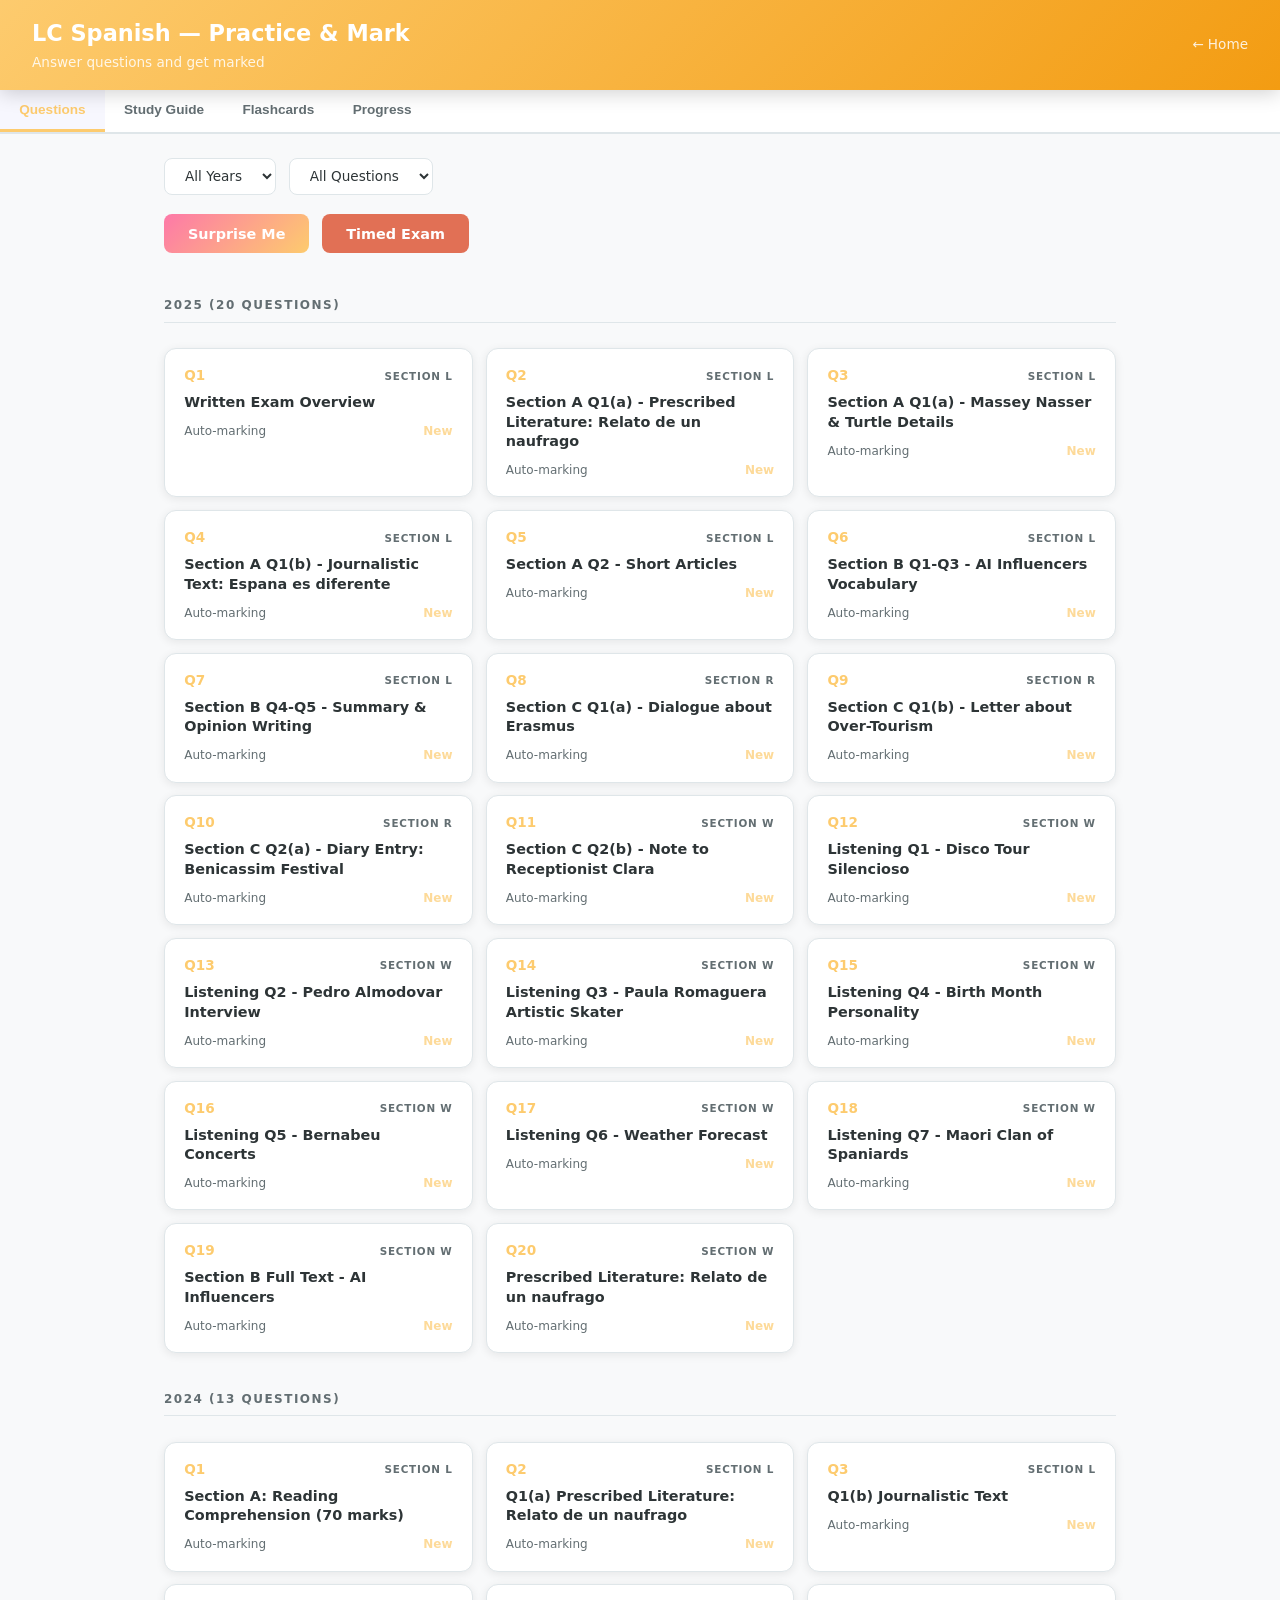
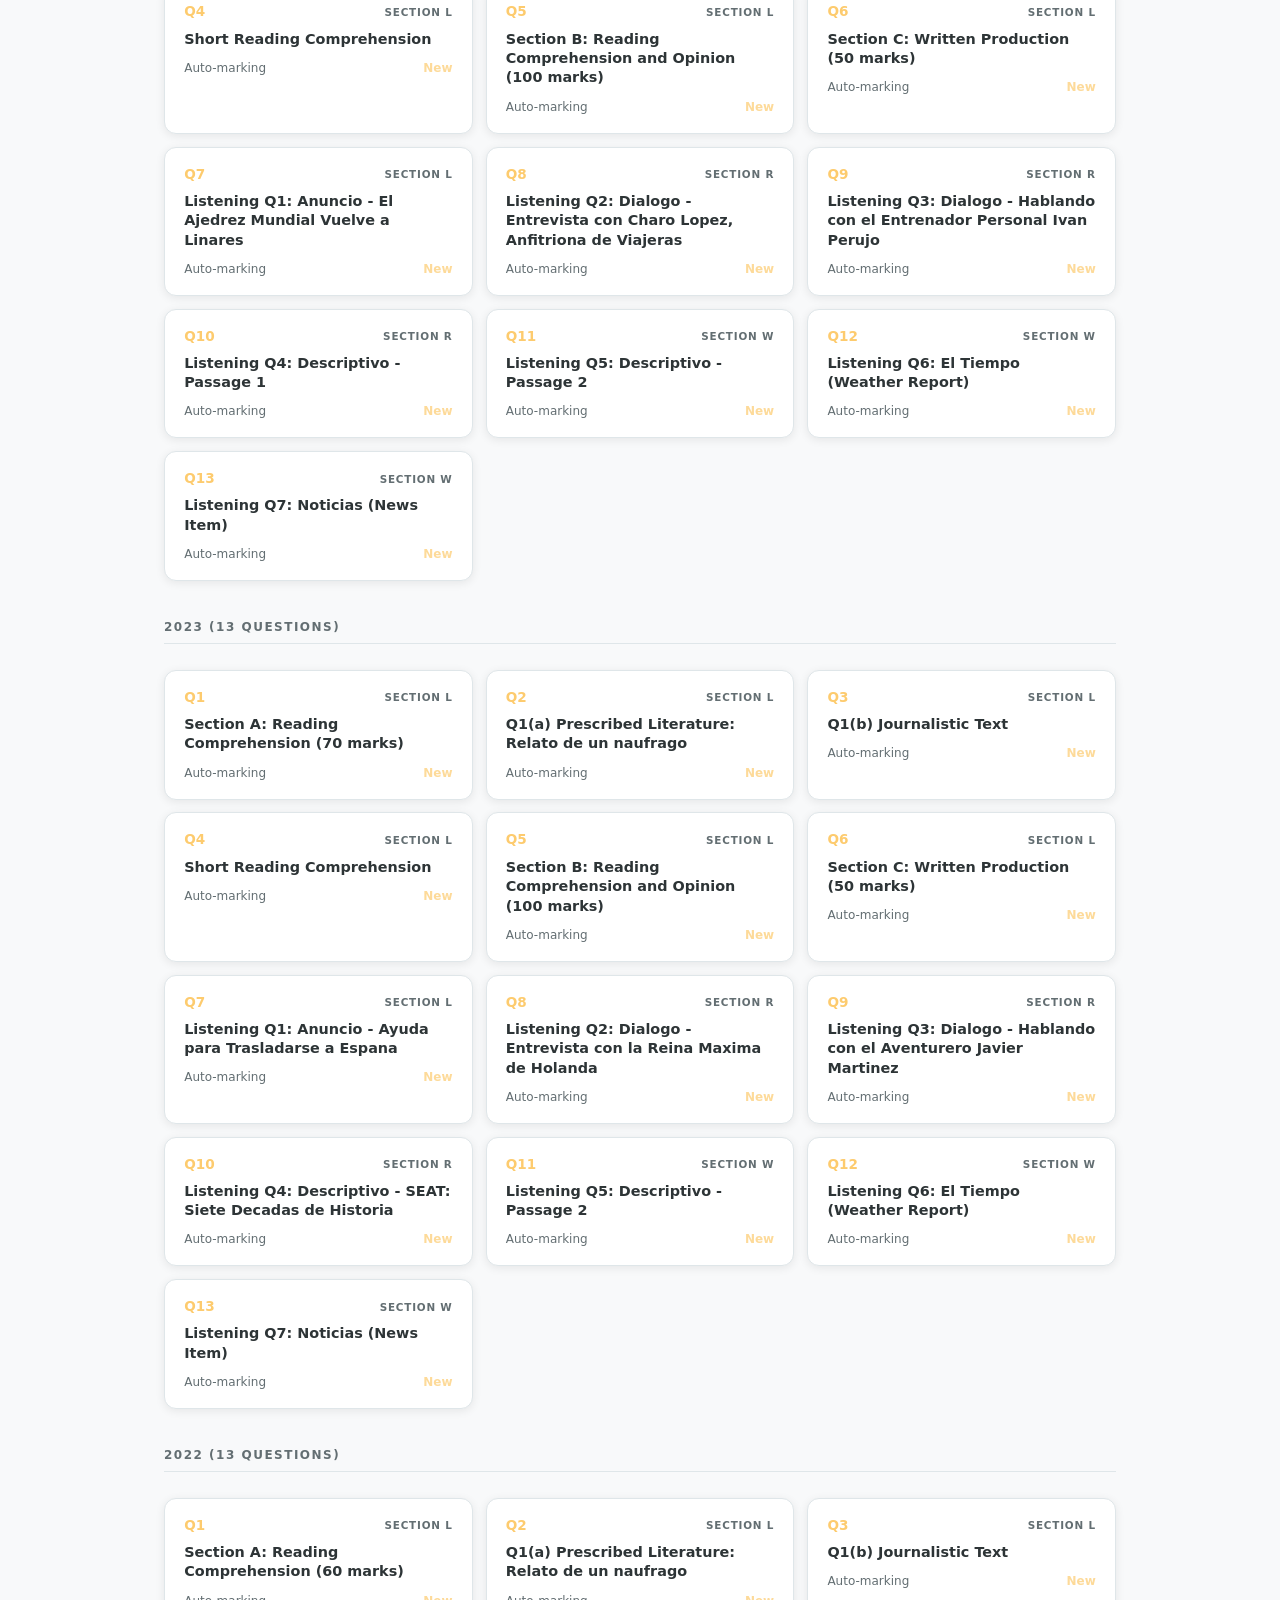
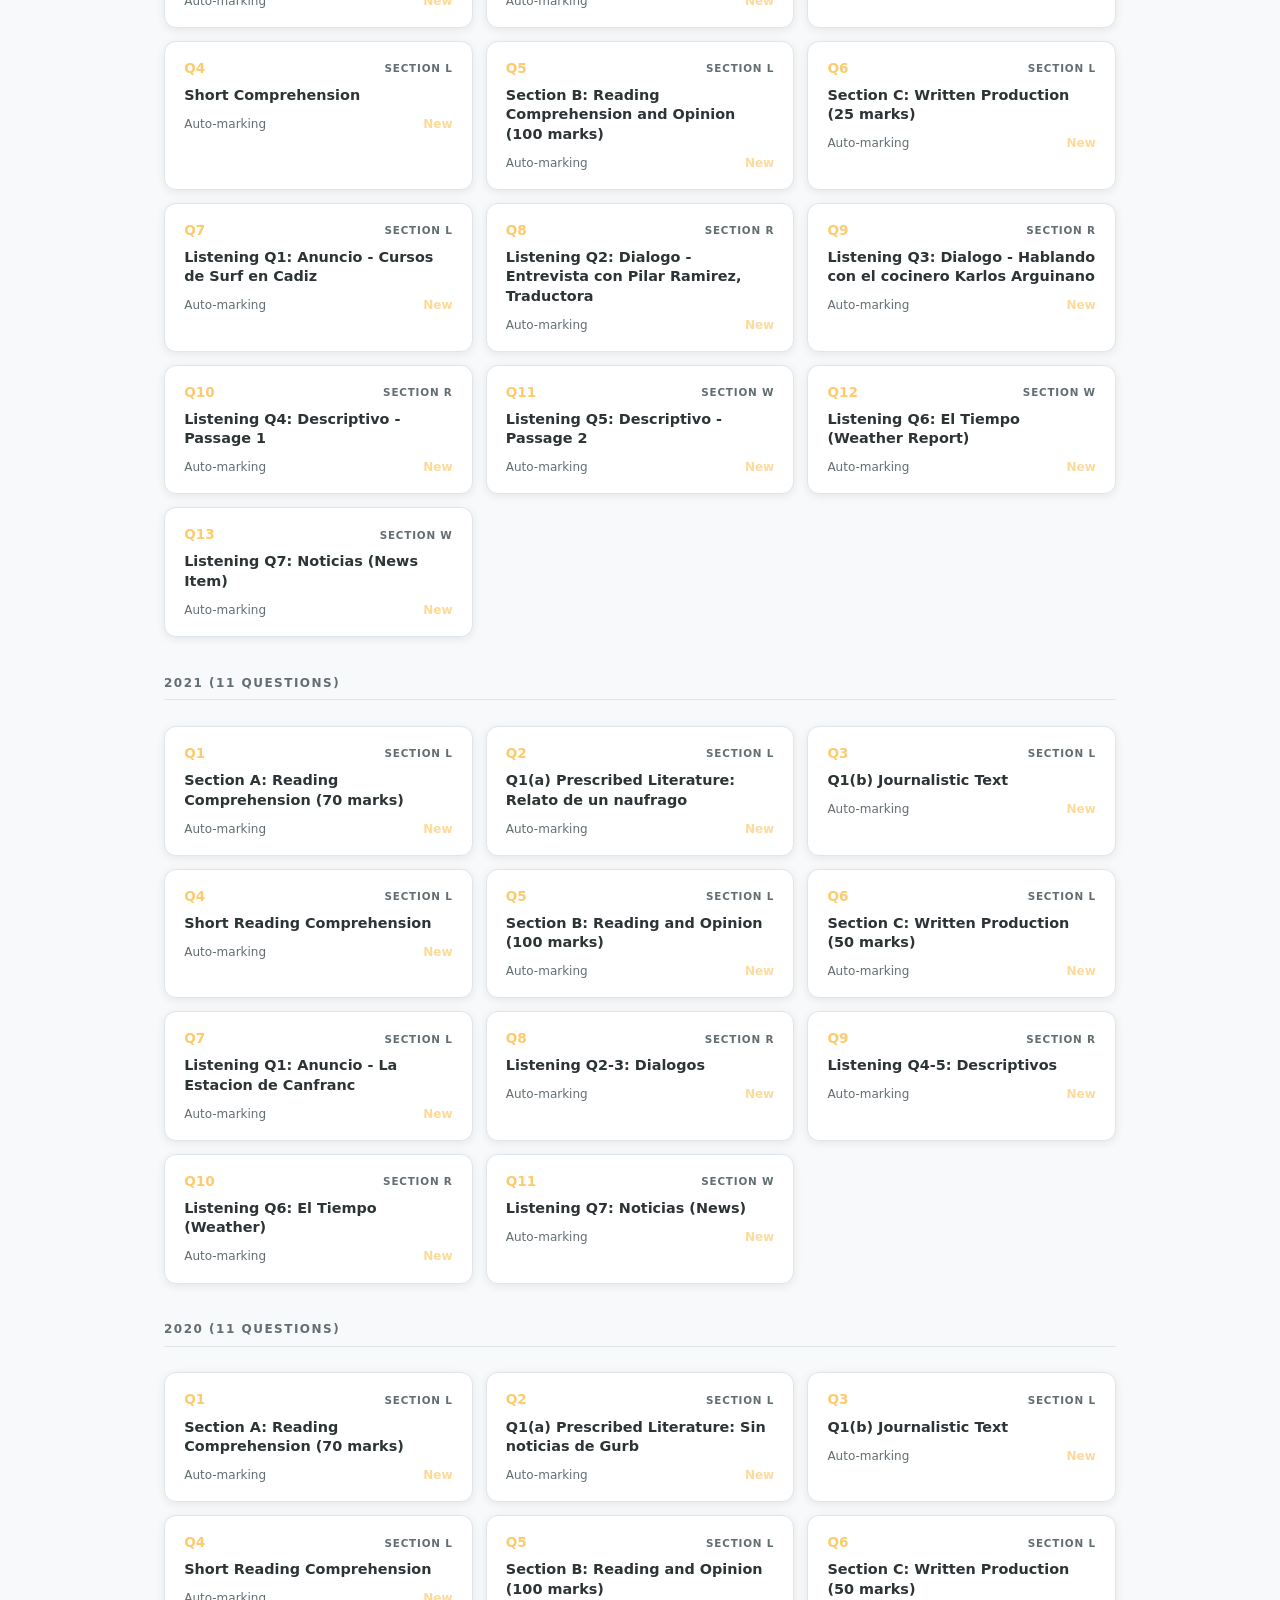
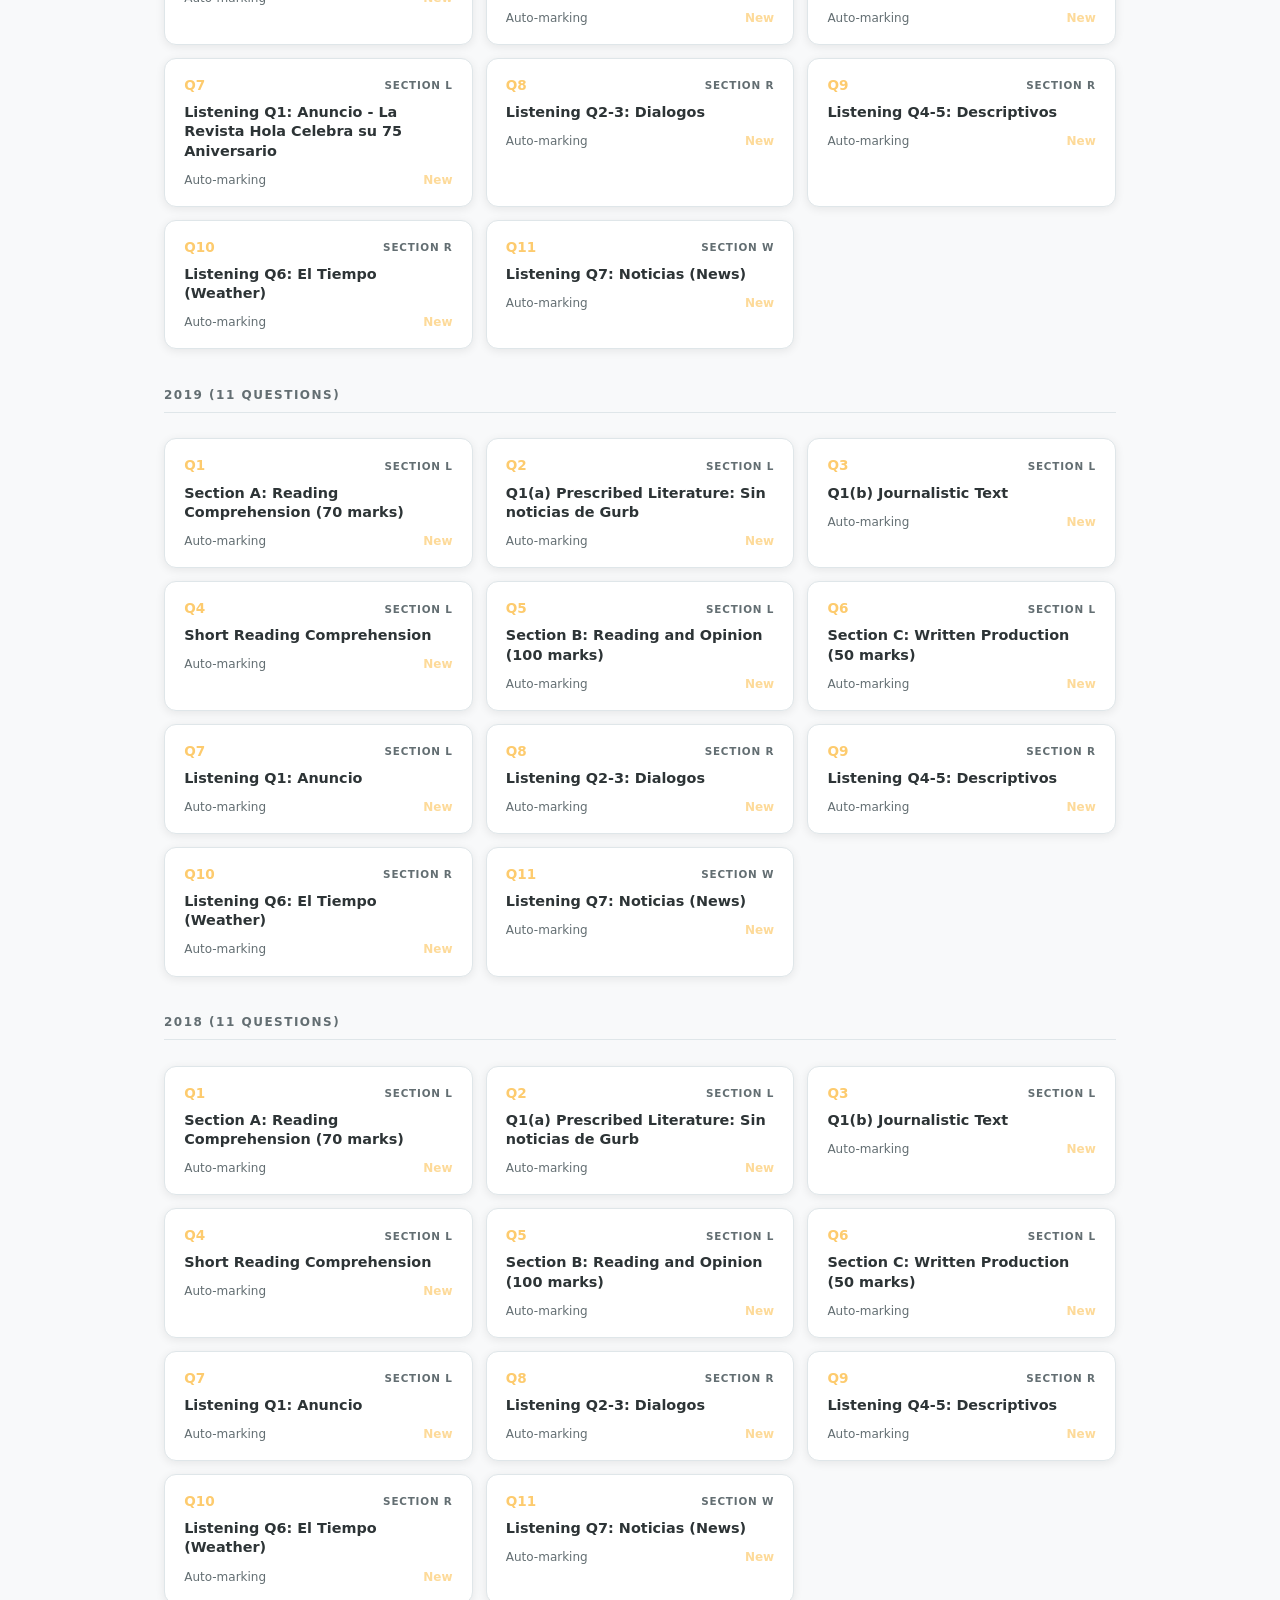
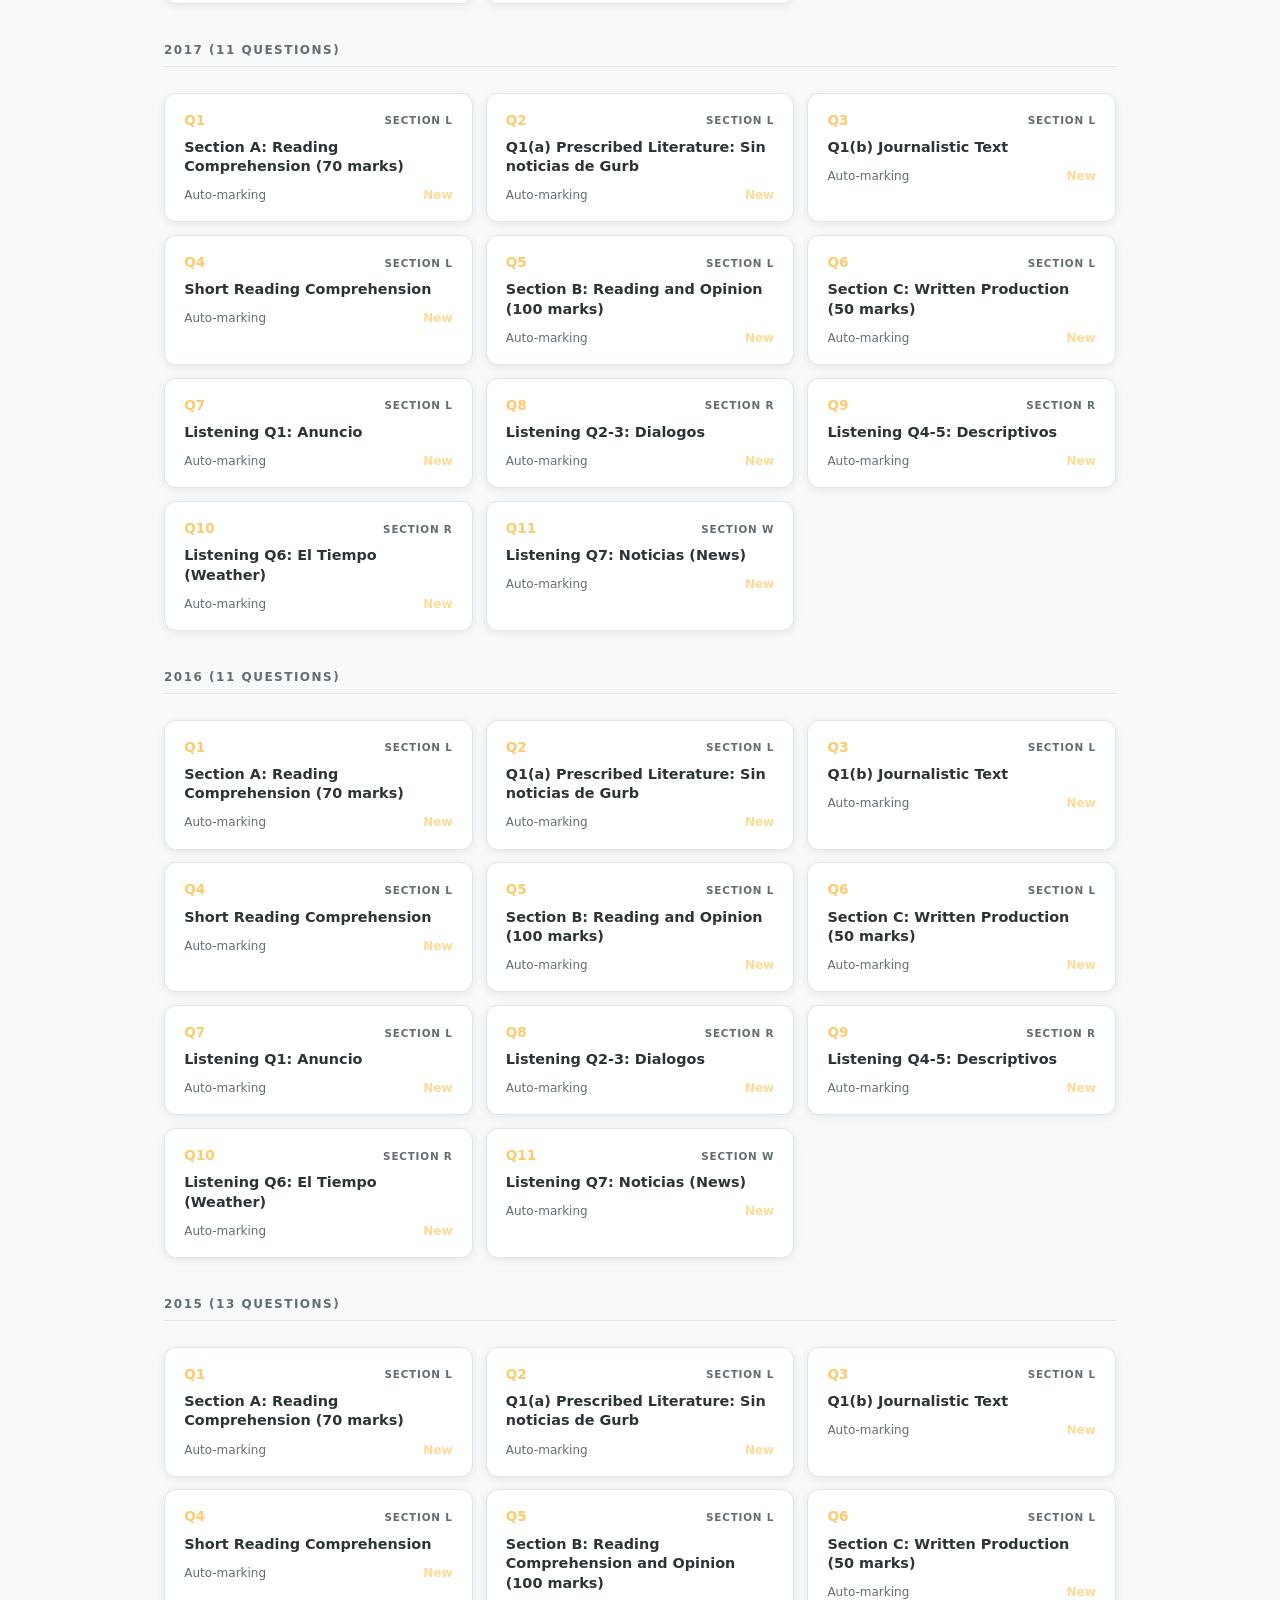
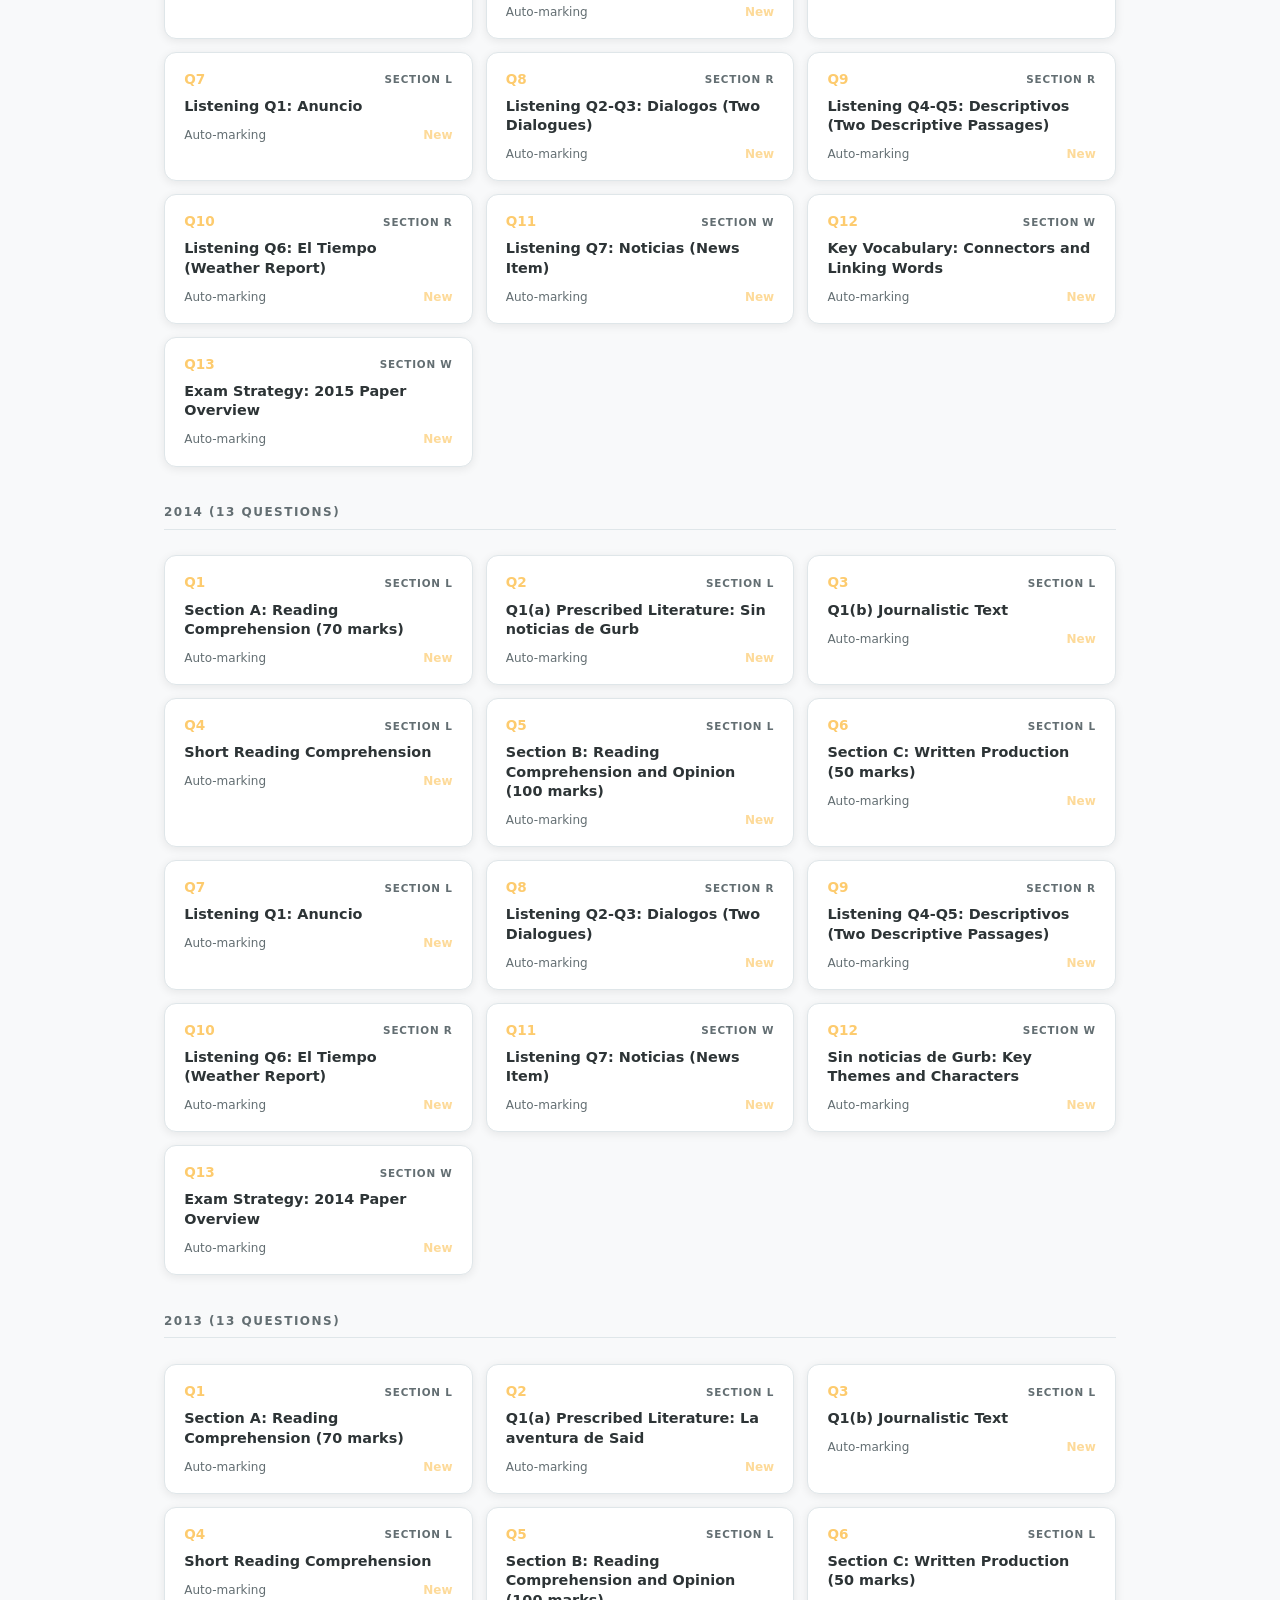
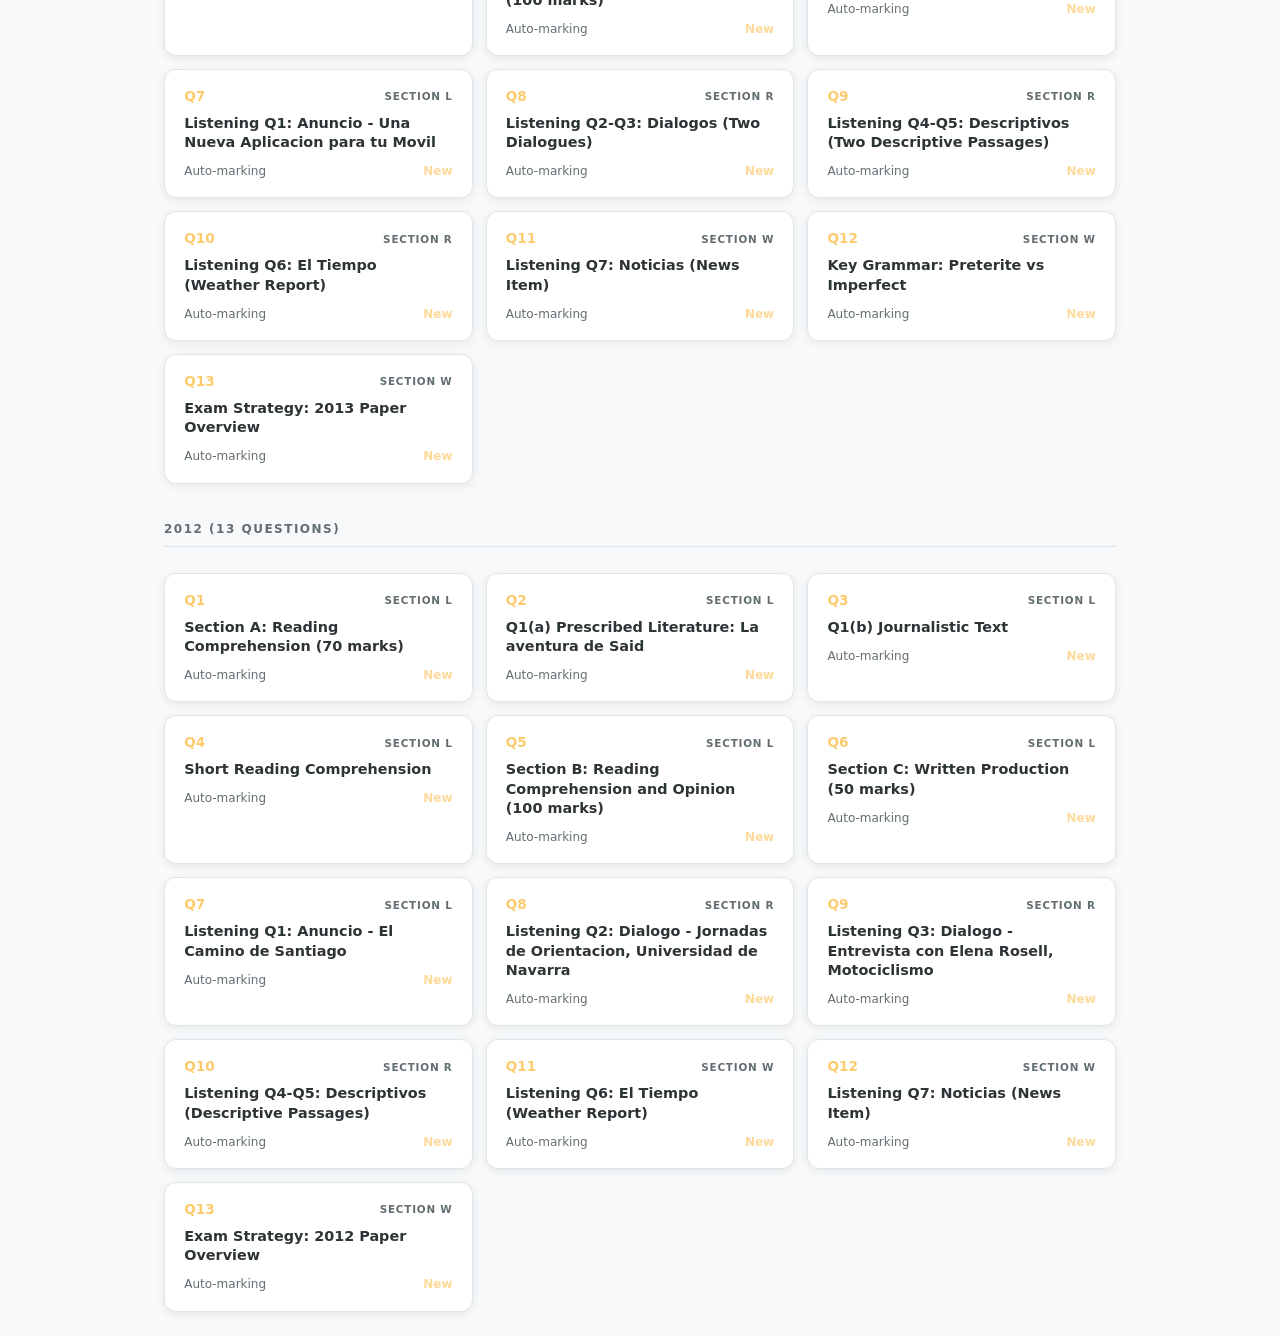
<file: spanish-practice.html>
<!DOCTYPE html>
<html lang="en">
<head>
<meta charset="UTF-8">
<meta name="viewport" content="width=device-width, initial-scale=1.0">
<title>LC Spanish — Practice & Mark</title>
<link rel="stylesheet" href="css/shared.css">
<style>
/* Practice-specific styles using shared theme variables */
.filters{display:flex;gap:0.8rem;margin-bottom:1.2rem;flex-wrap:wrap}
.filters select{background:var(--card);border:1px solid var(--border);color:var(--text);padding:0.55rem 1rem;border-radius:8px;font-size:0.85rem;font-family:inherit;cursor:pointer}
.filters select:focus{outline:none;border-color:var(--primary)}

.year-header{font-size:0.75rem;text-transform:uppercase;letter-spacing:1.5px;color:var(--text-light);font-weight:700;margin:1.5rem 0 0.8rem;padding-bottom:0.4rem;border-bottom:1px solid var(--border);grid-column:1/-1}
.q-grid{display:grid;grid-template-columns:repeat(auto-fill,minmax(240px,1fr));gap:0.8rem}
.q-card{background:var(--card);border:1px solid var(--border);border-radius:var(--radius);padding:1rem 1.2rem;cursor:pointer;transition:all 0.25s;box-shadow:var(--shadow)}
.q-card:hover{border-color:var(--primary);transform:translateY(-2px);box-shadow:0 4px 20px rgba(0,0,0,0.1)}
.q-card.done-good{border-left:3px solid var(--success)}
.q-card.done-ok{border-left:3px solid var(--warning)}
.q-card.done-low{border-left:3px solid var(--danger)}
.q-top{display:flex;justify-content:space-between;align-items:center;margin-bottom:0.4rem}
.q-num{font-weight:800;color:var(--primary);font-size:0.85rem}
.q-sec{font-size:0.65rem;color:var(--text-light);text-transform:uppercase;letter-spacing:0.8px;font-weight:600}
.q-title{font-weight:600;font-size:0.9rem;line-height:1.35;margin-bottom:0.6rem}
.q-bot{display:flex;justify-content:space-between;align-items:center;font-size:0.75rem}
.q-type{color:var(--text-light)}
.q-best{color:var(--success);font-weight:700}
.q-new{color:var(--primary);font-weight:600;opacity:0.7}
.q-attempts{color:var(--text-light);font-size:0.7rem;margin-left:0.5rem}

.prac-head{display:flex;align-items:center;gap:1rem;margin-bottom:1.5rem}
.prac-head .back{background:var(--card);border:1px solid var(--border);color:var(--text-light);padding:0.5rem 1rem;border-radius:8px;cursor:pointer;font-size:0.85rem;font-family:inherit}
.prac-head .back:hover{border-color:var(--primary);color:var(--text)}
.prac-head .title{font-weight:700;font-size:1.05rem;color:var(--primary)}

.ans-part{background:var(--card);border:1px solid var(--border);border-radius:var(--radius);padding:1.2rem 1.4rem;margin-bottom:0.8rem;box-shadow:var(--shadow)}
.ans-part-label{display:flex;justify-content:space-between;align-items:center;margin-bottom:0.6rem}
.ans-part-label .part-tag{font-weight:800;color:var(--primary);font-size:0.9rem}
.ans-part-label .part-wc{font-size:0.78rem;color:var(--text-light)}
.ans-part-q{font-size:0.88rem;color:var(--text-light);line-height:1.6;margin-bottom:0.7rem}
.ans-part textarea{width:100%;background:var(--bg);border:1px solid var(--border);color:var(--text);padding:0.8rem 1rem;border-radius:8px;font-size:0.92rem;font-family:inherit;line-height:1.7;resize:vertical;min-height:100px}
.ans-part textarea:focus{outline:none;border-color:var(--primary);box-shadow:0 0 0 3px rgba(0,184,148,0.15)}
.or-divider{display:flex;align-items:center;gap:0.8rem;margin:0.3rem 0;padding:0.4rem 0}
.or-divider .or-line{flex:1;height:1px;background:var(--border)}
.or-divider .or-text{font-size:0.75rem;font-weight:700;color:var(--warning);text-transform:uppercase;letter-spacing:1px}

.ans-actions{margin-top:1rem;display:flex;gap:0.8rem}
.btn-mark{flex:1;padding:0.85rem;background:linear-gradient(135deg,var(--primary),var(--primary-dark));color:#fff;border:none;border-radius:8px;font-weight:700;font-size:1rem;cursor:pointer;font-family:inherit}
.btn-mark:hover{opacity:0.9}
.btn-clear{padding:0.85rem 1.5rem;background:var(--card);border:1px solid var(--border);color:var(--text-light);border-radius:8px;cursor:pointer;font-weight:600;font-family:inherit}

.results{background:var(--card);border:1px solid var(--border);border-radius:var(--radius);padding:1.5rem;margin-top:1.5rem;box-shadow:var(--shadow)}
.score-block{text-align:center;padding:1.5rem 0;margin-bottom:1rem}
.score-pct{font-size:3.5rem;font-weight:900;line-height:1}
.score-marks{font-size:1rem;color:var(--text-light);margin-top:0.4rem}
.score-label{font-size:0.8rem;color:var(--text-light);text-transform:uppercase;letter-spacing:1px;font-weight:600;margin-top:0.4rem}
.score-good .score-pct{color:var(--success)}.score-ok .score-pct{color:var(--warning)}.score-low .score-pct{color:var(--danger)}

.result-warn{background:#fff3cd;border:1px solid var(--warning);color:#856404;padding:0.7rem 1rem;border-radius:8px;font-size:0.85rem;margin-bottom:1rem}
.pts-head{font-size:0.85rem;font-weight:700;color:var(--text-light);margin-bottom:0.8rem;text-transform:uppercase;letter-spacing:0.5px}
.pt-row{display:flex;gap:0.8rem;padding:0.75rem 0.9rem;border-radius:8px;margin-bottom:0.4rem;align-items:flex-start}
.pt-hit{background:#d4edda;border:1px solid rgba(0,184,148,0.3)}
.pt-miss{background:#ffeaea;border:1px solid rgba(225,112,85,0.3)}
.pt-icon{font-size:1rem;font-weight:700;min-width:22px;text-align:center}
.pt-hit .pt-icon{color:var(--success)}.pt-miss .pt-icon{color:var(--danger)}
.pt-desc{font-weight:600;font-size:0.88rem;display:flex;justify-content:space-between}
.pt-m{color:var(--text-light);font-weight:400;font-size:0.78rem;margin-left:0.5rem}
.pt-fb{font-size:0.82rem;color:var(--text-light);line-height:1.5}

.auto-note{background:rgba(108,92,231,0.06);border:1px solid rgba(108,92,231,0.2);padding:0.8rem 1rem;border-radius:8px;font-size:0.85rem;color:var(--text-light);margin:1rem 0}
.auto-note strong{color:var(--primary)}
.missed-terms{display:flex;flex-wrap:wrap;gap:0.4rem;margin-top:0.5rem}
.missed-term{background:var(--border);padding:2px 8px;border-radius:4px;font-size:0.78rem}

.model-section{margin-top:1.5rem}
.btn-reveal{width:100%;padding:0.8rem;background:var(--bg);border:1px solid var(--border);color:var(--text-light);border-radius:8px;cursor:pointer;font-weight:600;font-size:0.9rem;font-family:inherit}
.btn-reveal:hover{border-color:var(--primary)}
.model-box{background:var(--bg);border:1px solid var(--border);border-radius:8px;padding:1.2rem;margin-top:0.5rem}
.model-box h3{color:var(--primary);font-size:0.9rem;margin-bottom:0.8rem}
.model-box p,.model-box .a-part,.model-box .a-bullet{font-size:0.88rem;line-height:1.7;color:var(--text-light);margin-bottom:0.2rem}
.model-box .a-part{color:var(--primary);margin-top:0.6rem;font-weight:600}

.res-actions{display:flex;gap:0.8rem;margin-top:1.5rem}
.btn-retry,.btn-back{flex:1;padding:0.8rem;border-radius:8px;font-weight:700;cursor:pointer;border:none;font-size:0.9rem;font-family:inherit}
.btn-retry{background:var(--primary);color:#fff}.btn-retry:hover{opacity:0.9}
.btn-back{background:var(--bg);border:1px solid var(--border);color:var(--text-light)}

.stats-row{display:grid;grid-template-columns:repeat(4,1fr);gap:0.8rem;margin-bottom:1.5rem}
.stat-box{background:var(--card);border:1px solid var(--border);border-radius:var(--radius);padding:1rem;text-align:center;box-shadow:var(--shadow)}
.stat-val{font-size:1.6rem;font-weight:800;color:var(--primary);line-height:1}
.stat-lbl{font-size:0.65rem;color:var(--text-light);text-transform:uppercase;letter-spacing:0.8px;font-weight:600;margin-top:0.3rem}

.hist-row{display:flex;justify-content:space-between;align-items:center;padding:0.8rem 1rem;background:var(--card);border:1px solid var(--border);border-radius:8px;margin-bottom:0.4rem;cursor:pointer;box-shadow:var(--shadow)}
.hist-row:hover{border-color:var(--primary)}
.hist-q{font-weight:700;font-size:0.9rem}
.hist-topic{font-size:0.78rem;color:var(--text-light)}
.hist-date{font-size:0.72rem;color:var(--text-light)}
.hist-score{font-weight:800;font-size:1.1rem}
.empty{text-align:center;color:var(--text-light);padding:3rem 1rem;font-size:0.95rem}
.improve{display:inline-flex;align-items:center;gap:3px;font-size:0.72rem;font-weight:700;margin-left:0.5rem;padding:1px 6px;border-radius:4px}
.improve.up{color:var(--success);background:rgba(0,184,148,0.1)}
.improve.down{color:var(--danger);background:rgba(225,112,85,0.1)}

.view{display:none}.view.active{display:block}
@media(max-width:640px){.q-grid{grid-template-columns:1fr}.stats-row{grid-template-columns:repeat(2,1fr)}.filters{flex-direction:column}}
</style>
</head>
<body class="subject-spanish">
<header class="app-header">
<div><h1>LC Spanish — Practice & Mark</h1><p>Answer questions and get marked</p></div>
<a href="index.html" class="home-link">&#8592; Home</a>
</header>

<nav>
<button class="active" onclick="App.showView('browse')">Questions</button>
<button onclick="App.showView('study')">Study Guide</button>
<button onclick="App.showView('flashcards')">Flashcards</button>
<button onclick="App.showView('history')">Progress</button>
</nav>

<div id="view-browse" class="view active tab-content" style="display:block">
  <div class="filters">
    <select id="yearFilter" onchange="App.renderQuestions()">
      <option value="all">All Years</option>
      <option value="2025">2025</option><option value="2024">2024</option><option value="2023">2023</option><option value="2022">2022</option>
      <option value="2021">2021</option><option value="2020">2020</option><option value="2019">2019</option><option value="2018">2018</option>
      <option value="2017">2017</option><option value="2016">2016</option><option value="2015">2015</option><option value="2014">2014</option>
      <option value="2013">2013</option><option value="2012">2012</option>
    </select>
    <select id="sectionFilter" onchange="App.renderQuestions()">
      <option value="all">All Questions</option>
      <option value="L">Listening</option>
      <option value="R">Reading</option>
      <option value="W">Writing</option>
    </select>
  </div>
  <div class="action-bar">
    <button class="btn-surprise" onclick="PracticeFeatures.surpriseMe(App.walkthroughs, App.startPractice.bind(App))">Surprise Me</button>
    <button class="btn-timed" onclick="App.startTimedExam()">Timed Exam</button>
  </div>
  <div id="questionGrid" class="q-grid"></div>
</div>

<div id="view-practice" class="view tab-content">
  <div class="prac-head">
    <button class="back" onclick="App.backFromPractice()">&larr; Back</button>
    <span class="title" id="pracTitle"></span>
  </div>
  <div class="card" id="pracQuestion"></div>
  <div id="answerArea"></div>
  <div id="resultsSection" style="display:none"></div>
</div>

<div id="examTimer" class="exam-timer"><span class="timer-time">0:00</span><span class="timer-q"></span></div>

<div id="view-flashcards" class="view tab-content">
  <div class="fc-topic-filter" id="fcFilter"></div>
  <div class="flashcard-container" id="fcContainer">
    <div class="flashcard" onclick="if(window.fcEngine)fcEngine.flip()">
      <div class="flashcard-face flashcard-front"><h3>TOPIC</h3><p>Loading flashcards...</p></div>
      <div class="flashcard-face flashcard-back"><p>Loading...</p></div>
    </div>
  </div>
  <div class="fc-controls" id="fcControls">
    <button class="fc-prev" onclick="if(window.fcEngine)fcEngine.prev()">Prev</button>
    <span class="fc-counter" id="fcCounter">0 / 0</span>
    <button class="fc-next" onclick="if(window.fcEngine)fcEngine.next()">Next</button>
    <button class="fc-prev" onclick="if(window.fcEngine)fcEngine.shuffle()">Shuffle</button>
  </div>
</div>

<div id="view-study" class="view tab-content">
  <div id="studyGuideContent"></div>
</div>

<div id="view-history" class="view tab-content">
  <div id="dailyPractice"></div>
  <div class="stats-row">
    <div class="stat-box"><div class="stat-val" id="hTotal">0</div><div class="stat-lbl">Attempts</div></div>
    <div class="stat-box"><div class="stat-val" id="hAvg">-</div><div class="stat-lbl">Avg Score</div></div>
    <div class="stat-box"><div class="stat-val" id="hBest">-</div><div class="stat-lbl">Best Score</div></div>
    <div class="stat-box"><div class="stat-val" id="hQs">0</div><div class="stat-lbl">Questions</div></div>
  </div>
  <div id="weakTopics"></div>
  <div id="historyList"></div>
</div>

<script src="js/shared.js"></script>
<script src="js/spanish_walkthroughs.js"></script>
<script src="js/marking-engine.js"></script>
<script src="js/spanish_practice_data.js"></script>
<script src="js/spanish_study.js"></script>
<script src="js/flashcards_spanish.js"></script>
<script src="js/study-guide.js"></script>
<script src="js/practice-features.js"></script>
<script>

const App = {
  currentQ: null,
  currentParts: null,
  subject: 'spanish',
  walkthroughs: typeof WALKTHROUGHS_SPANISH !== 'undefined' ? WALKTHROUGHS_SPANISH : {},
  marking: typeof SPA_MARKING !== 'undefined' ? SPA_MARKING : {},
  storageKey: 'lcs_spa_practice',

  init() {
    this.renderQuestions();
    this.renderHistory();
  },

  escH(s) { return String(s).replace(/&/g,'&amp;').replace(/</g,'&lt;').replace(/>/g,'&gt;'); },

  getAllYears() {
    return Object.keys(this.walkthroughs).sort().reverse();
  },

  getEntriesForYear(year) {
    if (!this.walkthroughs[year]) return [];
    return this.walkthroughs[year].filter(e => e.q && !e.q.startsWith('Key concepts') && !/^Section [A-C] question/i.test(e.q));
  },

  getSectionForNum(num) {
    if (num <= 7 || (num >= 30 && num <= 40)) return 'L';
    if (num <= 10) return 'R';
    return 'W';
  },

  renderQuestions() {
    const grid = document.getElementById('questionGrid');
    const yf = document.getElementById('yearFilter').value;
    const sf = document.getElementById('sectionFilter').value;
    const h = this.getHistory();
    let html = '';
    const years = yf === 'all' ? this.getAllYears() : [yf];

    for (const year of years) {
      const entries = this.getEntriesForYear(year);
      if (!entries || entries.length === 0) continue;

      const filtered = entries.filter(e => {
        const sec = this.getSectionForNum(e.num);
        return sf === 'all' || sf === sec;
      });

      if (filtered.length === 0) continue;
      html += '<div class="year-header">' + year + ' (' + filtered.length + ' questions)</div>';

      for (const entry of filtered) {
        const qKey = year + '_' + entry.num;
        const best = h.best[qKey];
        const hasMarking = this.marking[year] && this.marking[year][entry.num];
        const sec = this.getSectionForNum(entry.num);
        let cls = '', statusHtml = '<span class="q-new">New</span>';
        if (best) {
          cls = best.pct >= 70 ? 'done-good' : best.pct >= 40 ? 'done-ok' : 'done-low';
          statusHtml = '<span class="q-best">' + best.pct + '%</span><span class="q-attempts">(' + (best.attempts||1) + ' tries)</span>';
        }
        const topicName = this.escH(entry.label.replace(/^Q\d+[A-Za-z]*:\s*/, ''));

        html += '<div class="q-card ' + cls + '" onclick="App.startPractice(\'' + year + '\',' + entry.num + ')">' +
          '<div class="q-top"><span class="q-num">Q' + entry.num + '</span><span class="q-sec">Section ' + sec + '</span></div>' +
          '<div class="q-title">' + topicName + '</div>' +
          '<div class="q-bot"><span class="q-type">' + (hasMarking ? 'Detailed marking' : 'Auto-marking') + '</span>' + statusHtml + '</div></div>';
      }
    }
    if (!html) html = '<div class="empty">No questions match your filters.</div>';
    grid.innerHTML = html;
  },

  extractParts(text) {
    const lines = text.replace(/\\n/g, '\n').split('\n');
    const parts = [];
    let current = null, nextIsOr = false;
    for (const line of lines) {
      const t = line.trim();
      if (!t) continue;
      const partMatch = t.match(/^\(([a-z])\)/i) || t.match(/^\(([ivx]+)\)/i);
      if (partMatch) {
        if (current) parts.push(current);
        current = { label: '(' + partMatch[1] + ')', text: t, isOr: nextIsOr };
        nextIsOr = false;
      } else if (/^OR$/i.test(t)) { nextIsOr = true; }
      else if (/^Answer\s+\([a-z]\)\s+or\s+\([a-z]\)/i.test(t)) { nextIsOr = true; }
      else if (current && !current.isPreamble) { current.text += '\n' + t; }
      else { if (current) parts.push(current); current = { label: '', text: t, isOr: false, isPreamble: true }; }
    }
    if (current) parts.push(current);
    if (parts.filter(p => p.label).length < 2) return null;
    return parts;
  },

  renderAnswerArea(questionText) {
    const area = document.getElementById('answerArea');
    const parts = this.extractParts(questionText);
    if (!parts) {
      area.innerHTML = '<div class="ans-part"><div class="ans-part-label"><span class="part-tag">Your Answer</span><span class="part-wc" id="wc-single">0 words</span></div>' +
        '<textarea id="ans-single" placeholder="Type your answer here..." rows="10" oninput="App.updateWc(\'single\')"></textarea></div>' +
        '<div class="ans-actions"><button class="btn-mark" onclick="App.markAnswer()">Mark My Answer</button><button class="btn-clear" onclick="App.clearAnswer()">Clear</button></div>';
      this.currentParts = null; return;
    }
    let html = '';
    const answerParts = [];
    for (const part of parts) {
      if (part.isPreamble) continue;
      if (part.isOr) html += '<div class="or-divider"><div class="or-line"></div><span class="or-text">or — choose one</span><div class="or-line"></div></div>';
      const pid = part.label.replace(/[()]/g, '');
      answerParts.push(pid);
      html += '<div class="ans-part"><div class="ans-part-label"><span class="part-tag">Part ' + this.escH(part.label) + '</span><span class="part-wc" id="wc-' + pid + '">0 words</span></div>' +
        '<div class="ans-part-q">' + this.escH(part.text) + '</div>' +
        '<textarea id="ans-' + pid + '" placeholder="Answer part ' + this.escH(part.label) + ' here..." rows="6" oninput="App.updateWc(\'' + pid + '\')"></textarea></div>';
    }
    html += '<div class="ans-actions"><button class="btn-mark" onclick="App.markAnswer()">Mark My Answer</button><button class="btn-clear" onclick="App.clearAnswer()">Clear</button></div>';
    area.innerHTML = html;
    this.currentParts = answerParts;
  },

  updateWc(pid) {
    const ta = document.getElementById('ans-' + pid);
    const wc = ta && ta.value.trim() ? ta.value.trim().split(/\s+/).length : 0;
    const el = document.getElementById('wc-' + pid);
    if (el) el.textContent = wc + ' words';
  },

  getFullAnswer() {
    if (!this.currentParts) { const ta = document.getElementById('ans-single'); return ta ? ta.value : ''; }
    return this.currentParts.map(pid => { const ta = document.getElementById('ans-' + pid); return ta ? ta.value : ''; }).filter(v => v.trim()).join('\n\n');
  },

  startPractice(year, num) {
    const entries = this.getEntriesForYear(year);
    const entry = entries ? entries.find(e => e.num === num) : null;
    if (!entry) return;
    this.currentQ = { year, num, entry };
    document.getElementById('pracTitle').textContent = year + ' — ' + entry.label;
    document.getElementById('pracQuestion').innerHTML = this.fmtQuestion(entry.q);
    this.renderAnswerArea(entry.q);
    document.getElementById('resultsSection').style.display = 'none';
    this.showView('practice');
    const firstTa = document.querySelector('#answerArea textarea');
    if (firstTa) setTimeout(() => firstTa.focus(), 100);
  },

  markAnswer() {
    if (!this.currentQ) return;
    const answer = this.getFullAnswer();
    if (!answer.trim()) { const firstTa = document.querySelector('#answerArea textarea'); if (firstTa) firstTa.focus(); return; }
    const { year, num, entry } = this.currentQ;
    const markingData = this.marking[year] && this.marking[year][num];
    let result;
    if (markingData) { result = MarkingEngine.mark(answer, markingData); }
    else { result = MarkingEngine.autoMark(answer, entry.a, 10); }
    this.saveAttempt(year, num, entry, result);
    this.renderResults(result, entry, !!markingData);
    document.getElementById('resultsSection').style.display = 'block';
    document.getElementById('resultsSection').scrollIntoView({ behavior: 'smooth' });
  },

  clearAnswer() {
    document.querySelectorAll('#answerArea textarea').forEach(ta => { ta.value = ''; });
    document.querySelectorAll('[id^="wc-"]').forEach(el => { el.textContent = '0 words'; });
    document.getElementById('resultsSection').style.display = 'none';
    const firstTa = document.querySelector('#answerArea textarea');
    if (firstTa) firstTa.focus();
    window.scrollTo({ top: 0, behavior: 'smooth' });
  },

  renderResults(result, entry, isDetailed) {
    const sec = document.getElementById('resultsSection');
    const pctCls = result.pct >= 70 ? 'score-good' : result.pct >= 40 ? 'score-ok' : 'score-low';
    let html = '<div class="results"><div class="score-block ' + pctCls + '"><div class="score-pct">' + result.pct + '%</div>' +
      '<div class="score-marks">' + result.score + ' / ' + result.max + ' marks</div>' +
      '<div class="score-label">' + (result.pct >= 70 ? 'Great work!' : result.pct >= 40 ? 'Getting there!' : 'Review the marking points below') + '</div></div>';
    if (result.warning) html += '<div class="result-warn">' + result.warning + '</div>';
    if (result.points) {
      html += '<div class="pts-head">Marking Breakdown</div>';
      for (const pt of result.points) {
        const cls = pt.matched ? 'pt-hit' : 'pt-miss';
        const icon = pt.matched ? '&#10003;' : '&#10007;';
        html += '<div class="pt-row ' + cls + '"><span class="pt-icon">' + icon + '</span><div class="pt-detail">' +
          '<div class="pt-desc"><span>' + this.escH(pt.desc) + '</span><span class="pt-m">' + pt.marks + '/' + pt.maxMarks + '</span></div>' +
          '<div class="pt-fb">' + this.escH(pt.feedback) + '</div></div></div>';
      }
    }
    if (result.auto) {
      html += '<div class="auto-note"><strong>Auto-marked</strong> — compared against model answer. ' + result.feedback;
      if (result.missed && result.missed.length > 0) {
        html += '<div style="margin-top:0.4rem;font-size:0.8rem">Key terms you missed:</div><div class="missed-terms">' +
          result.missed.map(t => '<span class="missed-term">' + this.escH(t) + '</span>').join('') + '</div>';
      }
      html += '</div>';
    }
    html += '<div class="model-section"><button class="btn-reveal" onclick="this.nextElementSibling.style.display=\'block\';this.style.display=\'none\';PracticeFeatures.renderSideBySide(App.getFullAnswer(),\'' + entry.a.replace(/'/g, "\\'").replace(/\n/g, "\\n") + '\',\'sbsArea\')">Compare with Model Answer</button>' +
      '<div style="display:none"><div id="sbsArea"></div></div></div>';
    const timedActive = typeof PracticeFeatures !== 'undefined' && PracticeFeatures.timedMode.active;
    html += '<div class="res-actions"><button class="btn-retry" onclick="App.clearAnswer()">Try Again</button>' +
      (timedActive ? '<button class="btn-retry" onclick="PracticeFeatures.nextTimedQuestion()">Next Question &rarr;</button>' : '') +
      '<button class="btn-back" onclick="App.showView(\'browse\')">All Questions</button></div></div>';
    sec.innerHTML = html;
    if (timedActive) PracticeFeatures.recordTimedResult(result.pct);
  },

  getHistory() { return JSON.parse(localStorage.getItem(this.storageKey) || '{"attempts":[],"best":{}}'); },

  saveAttempt(year, num, entry, result) {
    const h = this.getHistory();
    const qKey = year + '_' + num;
    const topic = entry.label.replace(/^Q\d+[A-Za-z]*:\s*/, '');
    h.attempts.unshift({ key: qKey, year: year, num: num, topic: topic, score: result.score, max: result.max, pct: result.pct, date: new Date().toISOString() });
    if (h.attempts.length > 200) h.attempts = h.attempts.slice(0, 200);
    if (!h.best[qKey] || result.pct > h.best[qKey].pct) {
      h.best[qKey] = { pct: result.pct, score: result.score, max: result.max, attempts: (h.best[qKey] ? h.best[qKey].attempts : 0) + 1, topic: topic };
    } else { h.best[qKey].attempts = (h.best[qKey].attempts || 0) + 1; }
    localStorage.setItem(this.storageKey, JSON.stringify(h));
    if (typeof LCS !== 'undefined') LCS.recordStudyDay();
  },

  renderHistory() {
    const h = this.getHistory();
    const total = h.attempts.length;
    const qs = Object.keys(h.best).length;
    const avg = total > 0 ? Math.round(h.attempts.reduce((s,a) => s + a.pct, 0) / total) : 0;
    const best = total > 0 ? Math.max(...h.attempts.map(a => a.pct)) : 0;
    document.getElementById('hTotal').textContent = total;
    document.getElementById('hAvg').textContent = total > 0 ? avg + '%' : '-';
    document.getElementById('hBest').textContent = total > 0 ? best + '%' : '-';
    document.getElementById('hQs').textContent = qs;
    const list = document.getElementById('historyList');
    if (total === 0) { list.innerHTML = '<div class="empty">No attempts yet.<br>Pick a question and start practising!</div>'; return; }
    let html = '';
    const seen = {};
    for (const a of h.attempts.slice(0, 30)) {
      const date = new Date(a.date);
      const dateStr = date.toLocaleDateString('en-IE', { day: 'numeric', month: 'short' });
      const timeStr = date.toLocaleTimeString('en-IE', { hour: '2-digit', minute: '2-digit' });
      const pctCls = a.pct >= 70 ? 'score-good' : a.pct >= 40 ? 'score-ok' : 'score-low';
      let improveHtml = '';
      if (!seen[a.key]) {
        const prevAttempts = h.attempts.filter(x => x.key === a.key && x.date < a.date);
        if (prevAttempts.length > 0) { const diff = a.pct - prevAttempts[0].pct; if (diff > 0) improveHtml = '<span class="improve up">+' + diff + '%</span>'; else if (diff < 0) improveHtml = '<span class="improve down">' + diff + '%</span>'; }
      }
      seen[a.key] = a.pct;
      html += '<div class="hist-row" onclick="App.startPractice(\'' + a.year + '\',' + a.num + ')"><div><div class="hist-q">' + a.year + ' Q' + a.num + improveHtml + '</div>' +
        '<div class="hist-topic">' + this.escH(a.topic || '') + '</div></div><div><div class="hist-score ' + pctCls + '">' + a.pct + '%</div>' +
        '<div class="hist-date">' + dateStr + ' ' + timeStr + '</div></div></div>';
    }
    list.innerHTML = html;

    if (typeof PracticeFeatures !== 'undefined') {
      PracticeFeatures.renderDailyPractice('dailyPractice', h, this.walkthroughs, 'App.startPractice');
      PracticeFeatures.renderWeakTopics('weakTopics', h, this.walkthroughs, 'App.startPractice');
    }
  },

  initFlashcards() {
    if (window.fcEngine || typeof FLASHCARDS_SPANISH === 'undefined') return;
    window.fcEngine = new FlashcardEngine(FLASHCARDS_SPANISH, 'fcContainer', 'fcControls', 'fcCounter', 'fcFilter');
    // Build topic filter buttons
    const topics = [...new Set(FLASHCARDS_SPANISH.map(c => c.cat))];
    const filterEl = document.getElementById('fcFilter');
    let fhtml = '<button class="active" onclick="fcEngine.filter(\'all\')">All</button>';
    topics.forEach(t => { fhtml += '<button onclick="fcEngine.filter(\'' + t + '\')">' + t.replace(/-/g,' ') + '</button>'; });
    filterEl.innerHTML = fhtml;
  },

  startTimedExam() {
    if (typeof PracticeFeatures === 'undefined') return;
    PracticeFeatures.startTimedMode(
      this.walkthroughs, null, 6, 7,
      this.startPractice.bind(this),
      function(results) {
        App.showView('browse');
        PracticeFeatures.renderTimedResults('resultsSection', results);
        document.getElementById('resultsSection').style.display = 'block';
      }
    );
  },

  backFromPractice() {
    if (typeof PracticeFeatures !== 'undefined' && PracticeFeatures.timedMode.active) {
      PracticeFeatures.endTimedMode();
    }
    this.showView('browse');
  },

  showView(viewId) {
    document.querySelectorAll('.view').forEach(v => { v.classList.remove('active'); v.style.display = 'none'; });
    document.querySelectorAll('nav button').forEach(b => b.classList.remove('active'));
    const el = document.getElementById('view-' + viewId);
    if (el) { el.classList.add('active'); el.style.display = 'block'; }
    const btns = document.querySelectorAll('nav button');
    if (viewId === 'browse') { btns[0].classList.add('active'); this.renderQuestions(); }
    else if (viewId === 'flashcards') { btns[2].classList.add('active'); App.initFlashcards(); }
    else if (viewId === 'study') { btns[1].classList.add('active'); if (typeof StudyGuide !== 'undefined' && typeof STUDY_SPANISH !== 'undefined') StudyGuide.render(STUDY_SPANISH, 'studyGuideContent'); }
    else if (viewId === 'history') { btns[3].classList.add('active'); this.renderHistory(); }
    window.scrollTo({ top: 0, behavior: 'smooth' });
  },

  fmtQuestion(text) {
    const lines = text.replace(/\\n/g, '\n').split('\n');
    let html = '';
    for (const line of lines) { const t = line.trim(); if (!t) { html += '<br>'; continue; }
      if (/^\([a-z]\)/i.test(t) || /^\([ivx]+\)/i.test(t)) html += '<div class="q-part" style="color:var(--primary);margin:0.8rem 0 0.3rem"><strong>' + this.escH(t) + '</strong></div>';
      else html += '<p>' + this.escH(t) + '</p>';
    } return html;
  },

  fmtAnswer(text) {
    const lines = text.replace(/\\n/g, '\n').split('\n');
    let html = '';
    for (const line of lines) { const t = line.trim(); if (!t) { html += '<br>'; continue; }
      if (/^\([a-z]\)/i.test(t) || /^\([ivx]+\)/i.test(t)) html += '<div class="a-part">' + this.escH(t) + '</div>';
      else if (/^[-•]/.test(t)) html += '<div class="a-bullet" style="padding-left:1rem">' + this.escH(t) + '</div>';
      else html += '<p>' + this.escH(t) + '</p>';
    } return html;
  }
};

document.addEventListener('DOMContentLoaded', () => App.init());
</script>
</body>
</html>
</file>
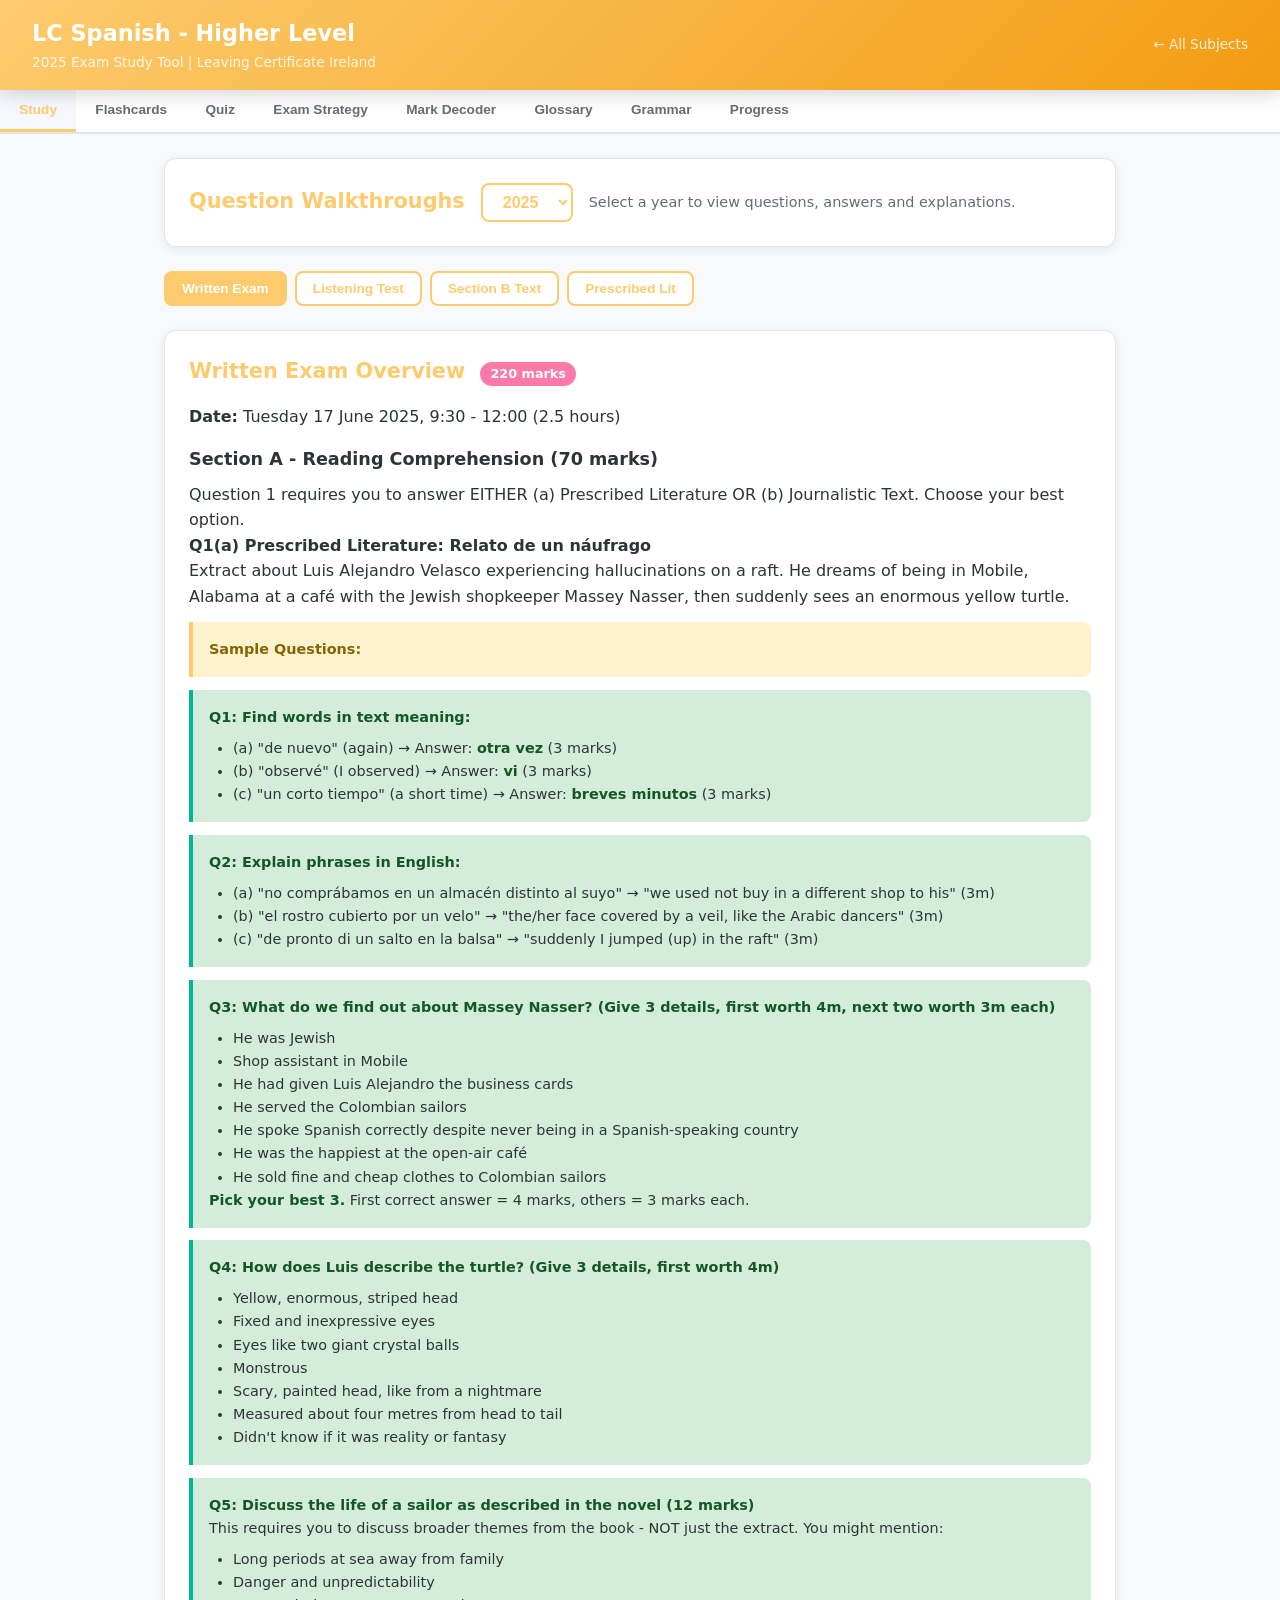
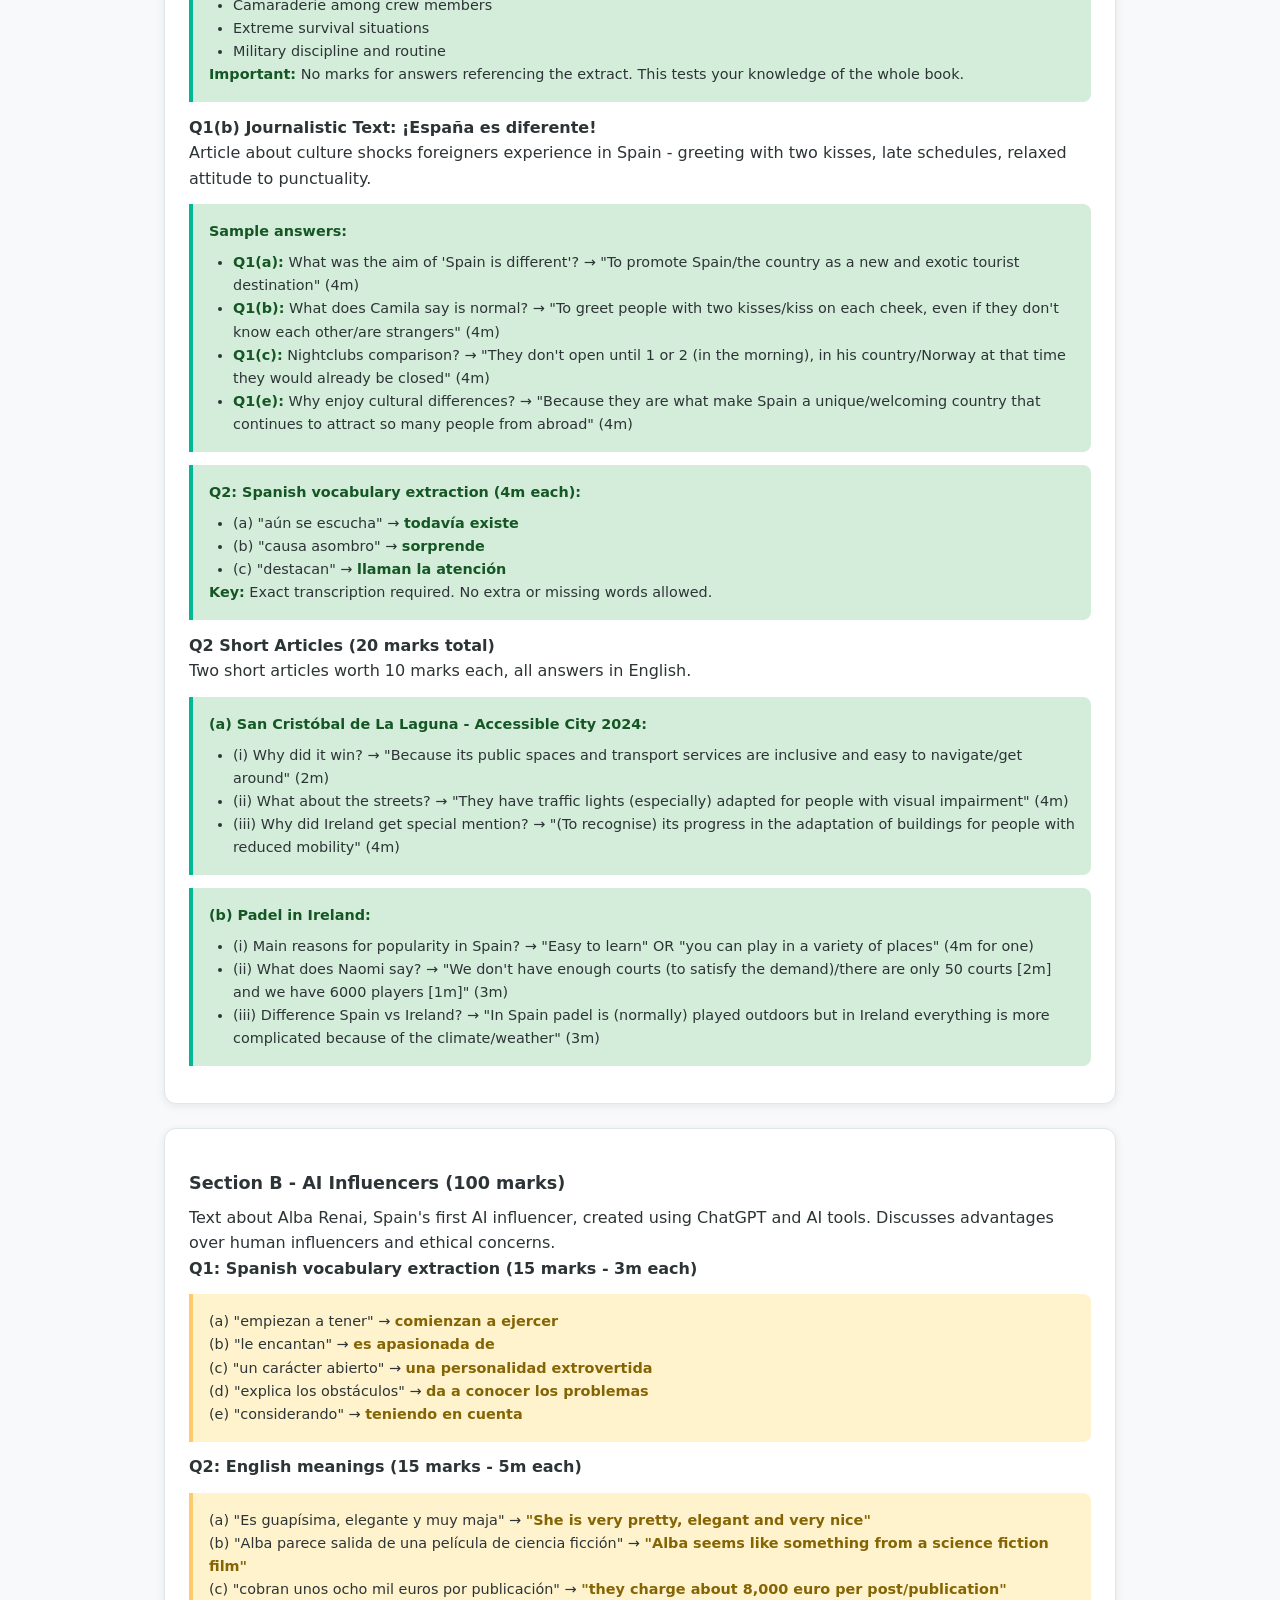
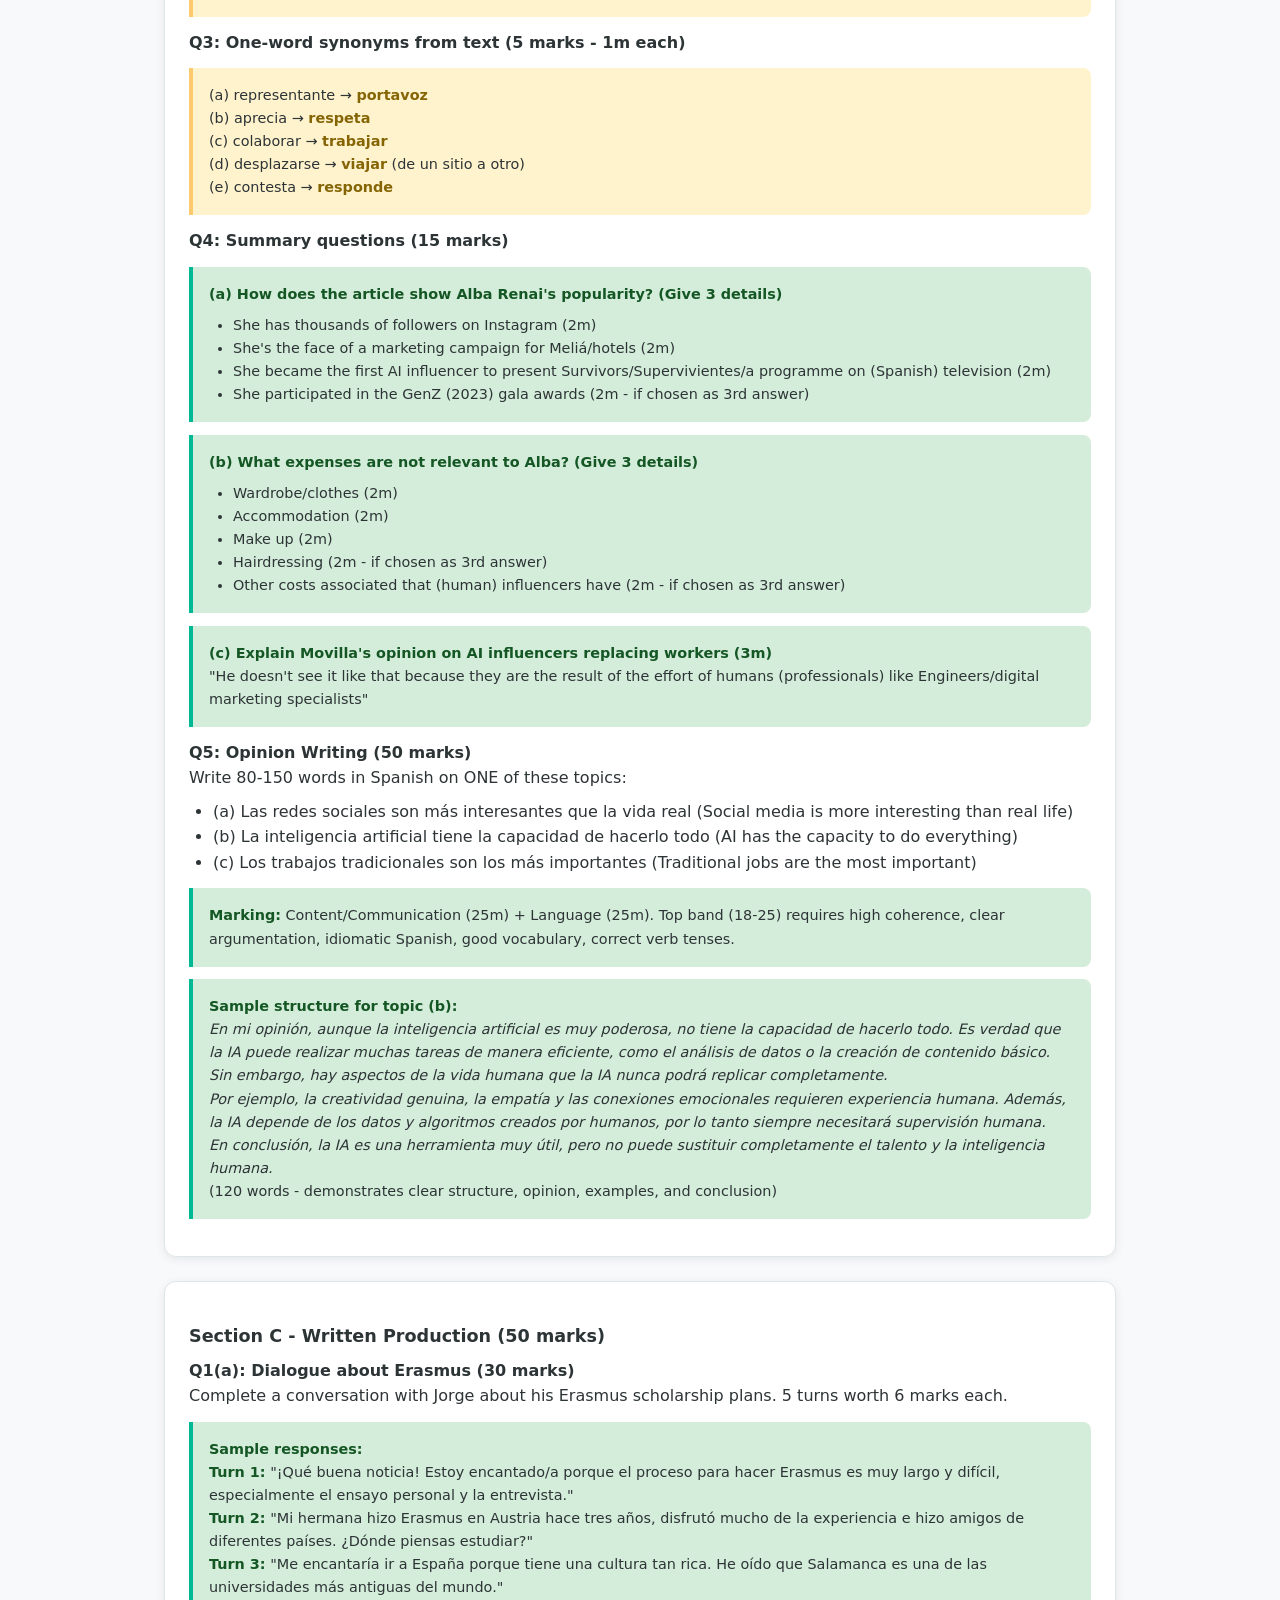
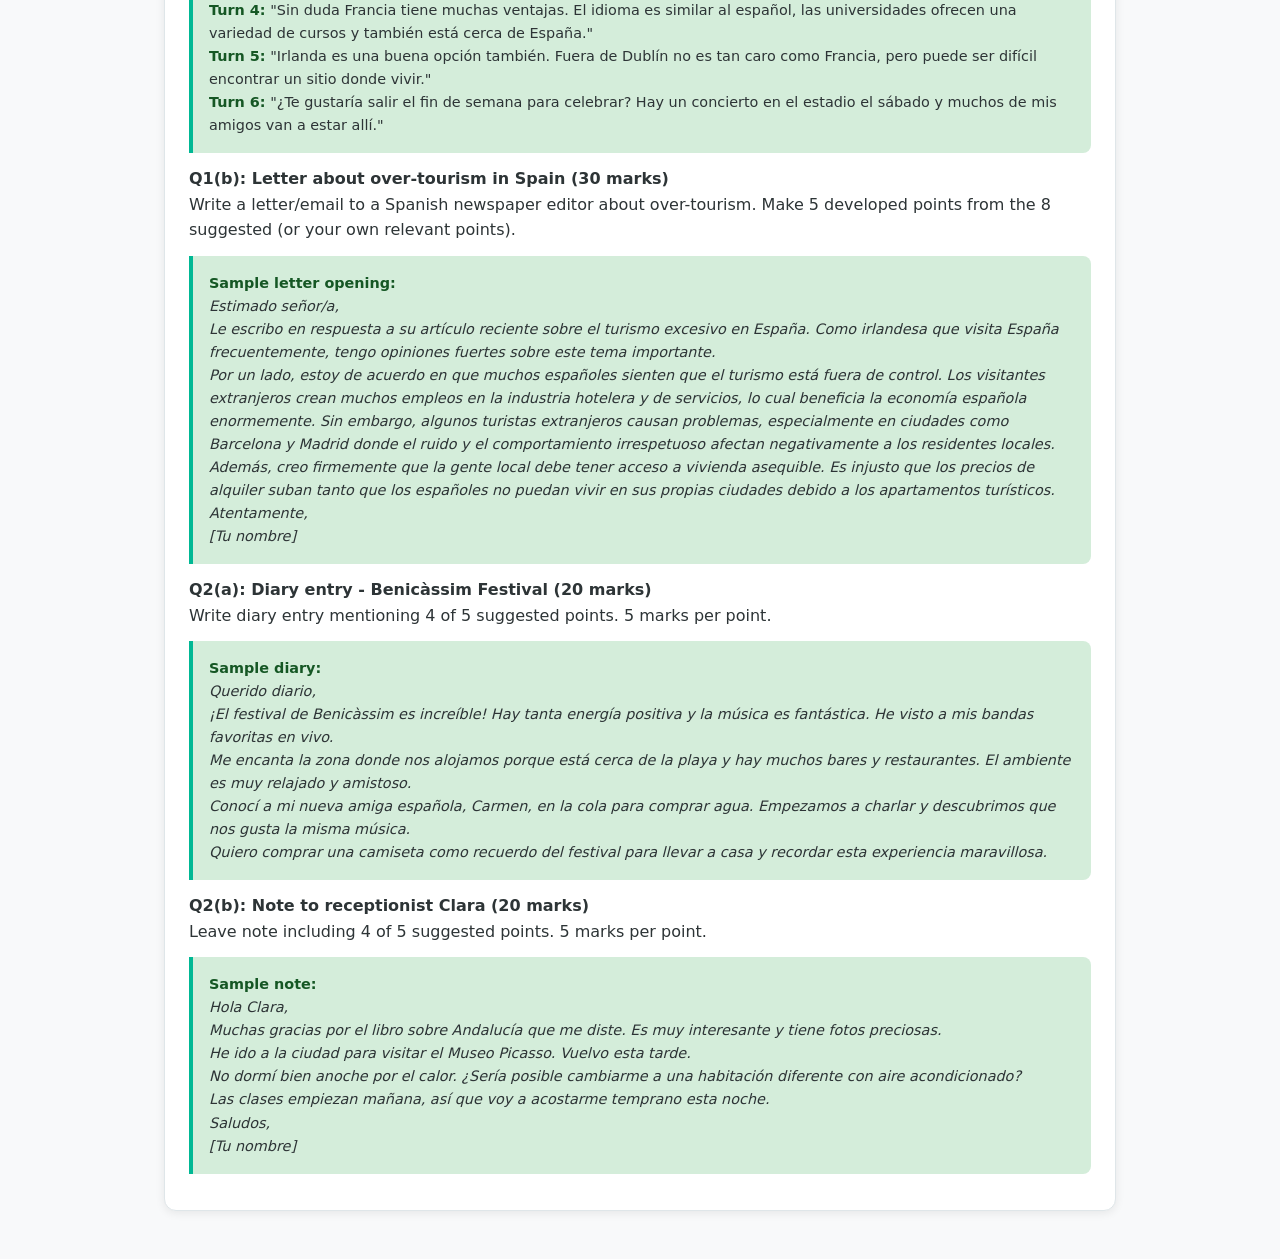
<file: spanish.html>
<!DOCTYPE html>
<html lang="en">
<head>
<meta charset="UTF-8">
<meta name="viewport" content="width=device-width, initial-scale=1.0">
<title>LC Spanish - Higher Level Study Tool</title>
<link rel="stylesheet" href="css/shared.css">
</head>
<body class="subject-spanish">
<header class="app-header">
<div>
<h1>LC Spanish - Higher Level</h1>
<p>2025 Exam Study Tool | Leaving Certificate Ireland</p>
</div>
<a href="index.html" class="home-link">&#8592; All Subjects</a>
</header>
<nav id="mainNav">
<button class="active" onclick="showTab('study','spanish')">Study</button>
<button onclick="showTab('flashcards','spanish')">Flashcards</button>
<button onclick="showTab('quiz','spanish')">Quiz</button>
<button onclick="showTab('strategy','spanish')">Exam Strategy</button>
<button onclick="showTab('marks','spanish')">Mark Decoder</button>
<button onclick="showTab('glossary','spanish')">Glossary</button>
<button onclick="showTab('formulas','spanish')">Grammar</button>
<button onclick="showTab('progress','spanish')">Progress</button>
</nav>

<!-- EXAM STRATEGY TAB -->
<div id="tab-strategy" class="tab-content">
<div class="card">
<h2>Exam Structure Overview</h2>
<p>The LC Spanish Higher Level exam consists of <strong>three separate components</strong> on the same day (Tuesday 17 June 2025):</p>
<table>
<tr><th>Component</th><th>Time</th><th>Marks</th><th>Duration</th></tr>
<tr><td><strong>Written Exam</strong></td><td>9:30 - 12:00</td><td>220 marks</td><td>2.5 hours</td></tr>
<tr><td><strong>Listening Test</strong></td><td>12:10 - 12:50</td><td>80 marks</td><td>40 minutes</td></tr>
<tr><td><strong>TOTAL</strong></td><td colspan="3"><strong>300 marks</strong></td></tr>
</table>
<p style="margin-top:1rem"><strong>Key point:</strong> The written exam has three sections (A, B, C) covering reading comprehension, opinion writing, and written production.</p>
</div>

<div class="card">
<h2>Written Exam Breakdown (220 marks)</h2>
<table>
<tr><th>Section</th><th>Marks</th><th>Content</th><th>Language</th></tr>
<tr><td><strong>Section A</strong></td><td>70</td><td>Reading Comprehension: Prescribed Literature OR Journalistic Text + Short Articles</td><td>Q1 in Spanish, Q2 in English</td></tr>
<tr><td><strong>Section B</strong></td><td>100</td><td>Reading Comprehension + Opinion Writing (80-150 words)</td><td>Mix of Spanish and English answers</td></tr>
<tr><td><strong>Section C</strong></td><td>50</td><td>Written Production: Dialogue/Letter + Diary/Note</td><td>All in Spanish</td></tr>
</table>
</div>

<div class="card">
<h2>Time Management - Written Exam</h2>
<p>You get <strong>150 minutes</strong> for <strong>220 marks</strong>. This gives you approximately <strong>41 seconds per mark</strong>.</p>
<div class="formula-box">
<div class="formula">220 marks = 150 minutes | 1 mark ≈ 41 seconds</div>
</div>

<h3>Suggested Time Plan</h3>
<div class="time-block"><span class="time">9:30</span><span>Read paper, choose Q1(a) or (b) (5 min)</span></div>
<div class="time-block"><span class="time">9:35</span><span>Section A - Q1 Prescribed Lit/Journalistic (35 min)</span></div>
<div class="time-block"><span class="time">10:10</span><span>Section A - Q2 Short Articles (10 min)</span></div>
<div class="time-block"><span class="time">10:20</span><span>Section B - Reading Comprehension Questions (20 min)</span></div>
<div class="time-block"><span class="time">10:40</span><span>Section B - Opinion Writing 80-150 words (25 min)</span></div>
<div class="time-block"><span class="time">11:05</span><span>Section C - Q1 Dialogue/Letter (25 min)</span></div>
<div class="time-block"><span class="time">11:30</span><span>Section C - Q2 Diary/Note (15 min)</span></div>
<div class="time-block"><span class="time">11:45</span><span>Review all answers (15 min)</span></div>
</div>

<div class="card">
<h2>Listening Test Breakdown (80 marks)</h2>
<p>The listening test is <strong>40 minutes</strong> and contains <strong>7 audio passages</strong>. All answers must be in <strong>English</strong>.</p>
<table>
<tr><th>Question</th><th>Type</th><th>Plays</th><th>Marks</th></tr>
<tr><td>Q1</td><td>Anuncio (Advertisement)</td><td>3 times straight through</td><td>9</td></tr>
<tr><td>Q2</td><td>Diálogo (Interview)</td><td>3 times (full, segmented, full)</td><td>12</td></tr>
<tr><td>Q3</td><td>Diálogo (Interview)</td><td>3 times (full, segmented, full)</td><td>13</td></tr>
<tr><td>Q4</td><td>Descriptivo (Descriptive)</td><td>3 times (full, segmented, full)</td><td>13</td></tr>
<tr><td>Q5</td><td>Descriptivo (Descriptive)</td><td>3 times (full, segmented, full)</td><td>13</td></tr>
<tr><td>Q6</td><td>El Tiempo (Weather)</td><td>3 times straight through</td><td>8</td></tr>
<tr><td>Q7</td><td>Una Noticia (News)</td><td>3 times (full, segmented, full)</td><td>12</td></tr>
</table>
</div>

<div class="card">
<h2>Top Exam Tips</h2>
<div class="explain"><strong>1. Section choice matters!</strong> In Section A Q1, choose either (a) Prescribed Literature OR (b) Journalistic Text. Pick whichever you know best - don't waste time reading both.</div>
<div class="explain"><strong>2. Answer in the correct language.</strong> Read the question carefully - some require Spanish, some require English. Wrong language = zero marks.</div>
<div class="explain"><strong>3. Verbs must be correct for full marks.</strong> In written production (Section C), incorrect verb tenses will lose marks even if your message is clear.</div>
<div class="explain"><strong>4. Don't copy directly from texts.</strong> In Section B Q5 (opinion writing), phrases taken directly from the reading text earn no marks. Paraphrase!</div>
<div class="explain"><strong>5. Develop your points in written production.</strong> In letters/dialogues, each point should be expanded. Don't just give one-sentence answers.</div>
<div class="explain"><strong>6. Listen for key words.</strong> In the listening test, you hear each passage 3 times. First listen: get the gist. Second listen: write answers. Third listen: check details.</div>
<div class="explain"><strong>7. Write neatly!</strong> The paper is scanned. Anything outside the answer boxes may not be seen by the examiner.</div>
</div>

<div class="card">
<h2>Grading Scale</h2>
<table>
<tr><th>Grade</th><th>Minimum Marks</th><th>Percentage</th></tr>
<tr><td>H1</td><td>270/300</td><td>90%</td></tr>
<tr><td>H2</td><td>240/300</td><td>80%</td></tr>
<tr><td>H3</td><td>210/300</td><td>70%</td></tr>
<tr><td>H4</td><td>180/300</td><td>60%</td></tr>
<tr><td>H5</td><td>150/300</td><td>50%</td></tr>
<tr><td>H6</td><td>120/300</td><td>40%</td></tr>
<tr><td>H7</td><td>90/300</td><td>30%</td></tr>
<tr><td>H8</td><td>0/300</td><td>0%</td></tr>
</table>
</div>
</div>

<!-- GRAMMAR TAB -->
<div id="tab-formulas" class="tab-content">
<div class="card">
<h2>Key Grammar Rules & Exam Phrases</h2>
<p>Essential grammar points and useful exam phrases organised by topic.</p>
</div>

<div class="card">
<h3>Present Tense - Regular Verbs</h3>
<div class="formula-box"><strong>-AR verbs (hablar)</strong><div class="formula">hablo, hablas, habla, hablamos, habláis, hablan</div></div>
<div class="formula-box"><strong>-ER verbs (comer)</strong><div class="formula">como, comes, come, comemos, coméis, comen</div></div>
<div class="formula-box"><strong>-IR verbs (vivir)</strong><div class="formula">vivo, vives, vive, vivimos, vivís, viven</div></div>
</div>

<div class="card">
<h3>Key Irregular Verbs - Present Tense</h3>
<div class="formula-box"><strong>ser (to be)</strong><div class="formula">soy, eres, es, somos, sois, son</div></div>
<div class="formula-box"><strong>estar (to be)</strong><div class="formula">estoy, estás, está, estamos, estáis, están</div></div>
<div class="formula-box"><strong>tener (to have)</strong><div class="formula">tengo, tienes, tiene, tenemos, tenéis, tienen</div></div>
<div class="formula-box"><strong>ir (to go)</strong><div class="formula">voy, vas, va, vamos, vais, van</div></div>
<div class="formula-box"><strong>hacer (to do/make)</strong><div class="formula">hago, haces, hace, hacemos, hacéis, hacen</div></div>
</div>

<div class="card">
<h3>Preterite (Past) Tense - Regular Verbs</h3>
<div class="formula-box"><strong>-AR verbs (hablar)</strong><div class="formula">hablé, hablaste, habló, hablamos, hablasteis, hablaron</div></div>
<div class="formula-box"><strong>-ER/-IR verbs (comer/vivir)</strong><div class="formula">comí/viví, comiste/viviste, comió/vivió, comimos/vivimos, comisteis/vivisteis, comieron/vivieron</div></div>
</div>

<div class="card">
<h3>Future Tense</h3>
<div class="formula-box"><strong>All verbs use same endings</strong><div class="formula">infinitive + é, ás, á, emos, éis, án</div><p>Example: hablaré, comeré, viviré</p></div>
</div>

<div class="card">
<h3>Conditional Tense</h3>
<div class="formula-box"><strong>All verbs use same endings</strong><div class="formula">infinitive + ía, ías, ía, íamos, íais, ían</div><p>Example: hablaría, comería, viviría</p></div>
</div>

<div class="card">
<h3>Gustar & Similar Verbs</h3>
<div class="formula-box"><strong>Structure</strong><div class="formula">me gusta(n), te gusta(n), le gusta(n), nos gusta(n), os gusta(n), les gusta(n)</div><p>Use "gusta" for singular/infinitives, "gustan" for plurals</p></div>
<div class="formula-box"><strong>Similar verbs</strong><div class="formula">encantar (to love), fascinar (to fascinate), interesar (to interest), importar (to matter), apetecer (to feel like)</div></div>
</div>

<div class="card">
<h3>Por vs Para</h3>
<div class="formula-box"><strong>POR (through, because of, by)</strong><div class="formula">Duration: por tres días | Reason: por el calor | Exchange: por 10 euros | Means: por teléfono</div></div>
<div class="formula-box"><strong>PARA (for, in order to)</strong><div class="formula">Purpose: para estudiar | Destination: para Madrid | Deadline: para mañana | Recipient: para ti</div></div>
</div>

<div class="card">
<h3>Ser vs Estar</h3>
<div class="formula-box"><strong>SER (permanent/identity)</strong><div class="formula">Identity: Soy irlandés | Time: Son las tres | Characteristics: Es inteligente | Origin: Es de Madrid</div></div>
<div class="formula-box"><strong>ESTAR (temporary/location)</strong><div class="formula">Location: Estoy en casa | Condition: Estoy cansado | Mood: Está contento | Progressive: Estoy estudiando</div></div>
</div>

<div class="card">
<h3>Useful Exam Phrases - Opinions</h3>
<div class="formula-box"><strong>Expressing opinions</strong><div class="formula">En mi opinión... | Creo que... | Pienso que... | Me parece que... | Desde mi punto de vista... | Estoy de acuerdo/No estoy de acuerdo</div></div>
<div class="formula-box"><strong>Adding arguments</strong><div class="formula">Además... | También... | Por ejemplo... | En primer lugar... | Por otra parte... | Sin embargo...</div></div>
<div class="formula-box"><strong>Concluding</strong><div class="formula">En conclusión... | Para resumir... | Por lo tanto... | Finalmente...</div></div>
</div>

<div class="card">
<h3>Useful Exam Phrases - Letters & Dialogues</h3>
<div class="formula-box"><strong>Letter openings</strong><div class="formula">Estimado/a señor/a... | Querido/a... | Muy señor mío...</div></div>
<div class="formula-box"><strong>Letter closings</strong><div class="formula">Atentamente, | Un cordial saludo, | Un abrazo, | Saludos cordiales,</div></div>
<div class="formula-box"><strong>Making suggestions</strong><div class="formula">¿Por qué no...? | ¿Qué te parece si...? | Podríamos... | Sería mejor...</div></div>
<div class="formula-box"><strong>Asking for information</strong><div class="formula">¿Me podrías decir...? | Quisiera saber... | ¿Podrías explicarme...?</div></div>
</div>

<div class="card">
<h3>Common Time Expressions</h3>
<div class="formula-box"><strong>Present</strong><div class="formula">hoy (today), ahora (now), actualmente (currently), estos días (these days)</div></div>
<div class="formula-box"><strong>Past</strong><div class="formula">ayer (yesterday), anteayer (day before yesterday), la semana pasada (last week), hace dos días (two days ago)</div></div>
<div class="formula-box"><strong>Future</strong><div class="formula">mañana (tomorrow), pasado mañana (day after tomorrow), la próxima semana (next week), dentro de (in/within)</div></div>
</div>
</div>

<!-- GLOSSARY TAB -->
<div id="tab-glossary" class="tab-content">
<div class="card">
<h2>Spanish Glossary & Key Vocabulary</h2>
<p>Search for any term. Essential vocabulary for LC Spanish Higher Level.</p>
<input type="text" class="glossary-search" id="glossarySearch" placeholder="Search terms..." oninput="filterGlossary()">
</div>
<div id="glossaryList">
<dl>
<div class="glossary-item"><dt>influencer</dt><dd>A person (or AI entity) who has the power to affect purchasing decisions or opinions of others because of their authority, knowledge, or relationship with their audience on social media.</dd></div>
<div class="glossary-item"><dt>inteligencia artificial (IA)</dt><dd>Artificial intelligence - computer systems able to perform tasks that normally require human intelligence.</dd></div>
<div class="glossary-item"><dt>redes sociales</dt><dd>Social media/networks - platforms like Instagram, Facebook, TikTok where people share content and interact.</dd></div>
<div class="glossary-item"><dt>choque cultural</dt><dd>Culture shock - the feeling of disorientation experienced when encountering unfamiliar customs or ways of life.</dd></div>
<div class="glossary-item"><dt>globalización</dt><dd>Globalization - the process of interaction and integration among people, companies, and governments worldwide.</dd></div>
<div class="glossary-item"><dt>movilidad reducida</dt><dd>Reduced mobility - limited ability to move around, often referring to people with disabilities or elderly people.</dd></div>
<div class="glossary-item"><dt>discapacidad visual</dt><dd>Visual impairment - reduced ability to see to a degree that cannot be fixed by standard glasses.</dd></div>
<div class="glossary-item"><dt>ciudad accesible</dt><dd>Accessible city - a city designed to be easy to navigate for everyone, including people with disabilities.</dd></div>
<div class="glossary-item"><dt>deporte minoritario</dt><dd>Minority sport - a sport that is not widely practiced or popular in a particular country.</dd></div>
<div class="glossary-item"><dt>pista</dt><dd>Court/track - sports playing surface (e.g., tennis court, padel court).</dd></div>
<div class="glossary-item"><dt>cambio climático</dt><dd>Climate change - long-term shifts in temperatures and weather patterns.</dd></div>
<div class="glossary-item"><dt>contaminación acústica</dt><dd>Noise pollution - harmful or annoying levels of noise.</dd></div>
<div class="glossary-item"><dt>delito medioambiental</dt><dd>Environmental crime - illegal acts that harm the environment.</dd></div>
<div class="glossary-item"><dt>calidad de vida</dt><dd>Quality of life - the standard of health, comfort, and happiness experienced by a person or group.</dd></div>
<div class="glossary-item"><dt>beca Erasmus</dt><dd>Erasmus grant/scholarship - EU program that provides students with opportunities to study abroad in European universities.</dd></div>
<div class="glossary-item"><dt>vivienda asequible</dt><dd>Affordable housing - housing that is deemed affordable to those with median household income.</dd></div>
<div class="glossary-item"><dt>turismo excesivo</dt><dd>Over-tourism - excessive number of tourists visiting a destination, causing negative impacts.</dd></div>
<div class="glossary-item"><dt>náufrago</dt><dd>Castaway/shipwreck survivor - a person who has survived a shipwreck.</dd></div>
<div class="glossary-item"><dt>balsa</dt><dd>Raft - a flat floating structure used for transport or as a platform.</dd></div>
<div class="glossary-item"><dt>alucinación</dt><dd>Hallucination - perception of something not actually present.</dd></div>
<div class="glossary-item"><dt>destructor</dt><dd>Destroyer - a type of warship (naval vessel).</dd></div>
<div class="glossary-item"><dt>marinero</dt><dd>Sailor/seaman - a person who works on a ship or boat.</dd></div>
<div class="glossary-item"><dt>puntualidad</dt><dd>Punctuality - the quality of being on time.</dd></div>
<div class="glossary-item"><dt>afectuoso</dt><dd>Affectionate - showing feelings of liking or love.</dd></div>
<div class="glossary-item"><dt>cariñoso</dt><dd>Loving/affectionate - showing kindness and care.</dd></div>
<div class="glossary-item"><dt>desconocido</dt><dd>Stranger/unknown - a person one does not know.</dd></div>
<div class="glossary-item"><dt>relajado</dt><dd>Relaxed - free from tension and anxiety.</dd></div>
<div class="glossary-item"><dt>horario</dt><dd>Schedule/timetable - a plan showing times at which events are intended to occur.</dd></div>
<div class="glossary-item"><dt>madrugada</dt><dd>Early morning - the period between midnight and dawn.</dd></div>
<div class="glossary-item"><dt>tren de alta velocidad</dt><dd>High-speed train - trains designed to operate at significantly higher speeds than conventional rail traffic.</dd></div>
<div class="glossary-item"><dt>disco tour silencioso</dt><dd>Silent disco tour - a walking tour where participants listen to music through headphones while exploring a city.</dd></div>
<div class="glossary-item"><dt>auriculares</dt><dd>Headphones/earphones - device worn over or in the ears to listen to audio.</dd></div>
<div class="glossary-item"><dt>empresa</dt><dd>Company/business - an organization that sells goods or services.</dd></div>
<div class="glossary-item"><dt>cineasta</dt><dd>Filmmaker/film director - a person who directs the making of a film.</dd></div>
<div class="glossary-item"><dt>jubilarse</dt><dd>To retire - to leave one's job and cease to work.</dd></div>
<div class="glossary-item"><dt>melancólico</dt><dd>Melancholic - feeling pensive sadness.</dd></div>
<div class="glossary-item"><dt>patinadora artística</dt><dd>Artistic skater - a person who performs artistic skating.</dd></div>
<div class="glossary-item"><dt>medalla</dt><dd>Medal - a metal disc given as an award for achievement.</dd></div>
<div class="glossary-item"><dt>bandera</dt><dd>Flag - a piece of cloth with distinctive design used as a symbol.</dd></div>
<div class="glossary-item"><dt>entrenar</dt><dd>To train - to teach skills or prepare for sport/activity.</dd></div>
<div class="glossary-item"><dt>instalaciones</dt><dd>Facilities - a place, amenity, or equipment provided for a particular purpose.</dd></div>
<div class="glossary-item"><dt>mes de nacimiento</dt><dd>Birth month - the month in which someone was born.</dd></div>
<div class="glossary-item"><dt>personalidad</dt><dd>Personality - the combination of characteristics that form an individual's distinctive character.</dd></div>
<div class="glossary-item"><dt>enfadarse</dt><dd>To get angry - to become mad or irritated.</dd></div>
<div class="glossary-item"><dt>optimismo</dt><dd>Optimism - hopefulness about the future.</dd></div>
<div class="glossary-item"><dt>sensible</dt><dd>Sensitive - quick to detect or respond to slight changes or influences.</dd></div>
<div class="glossary-item"><dt>leal</dt><dd>Loyal - giving firm and constant support.</dd></div>
<div class="glossary-item"><dt>criticar</dt><dd>To criticize - to judge or evaluate negatively.</dd></div>
<div class="glossary-item"><dt>perezoso</dt><dd>Lazy - unwilling to work or use energy.</dd></div>
<div class="glossary-item"><dt>estadio</dt><dd>Stadium - a large venue for sports or concerts.</dd></div>
<div class="glossary-item"><dt>suspensión</dt><dd>Suspension/cancellation - temporary stopping of something.</dd></div>
<div class="glossary-item"><dt>quejas</dt><dd>Complaints - expressions of dissatisfaction.</dd></div>
<div class="glossary-item"><dt>ruido</dt><dd>Noise - unwanted sound.</dd></div>
<div class="glossary-item"><dt>suciedad</dt><dd>Dirt/filth - the state of being dirty.</dd></div>
<div class="glossary-item"><dt>tráfico</dt><dd>Traffic - vehicles moving on roads.</dd></div>
<div class="glossary-item"><dt>portavoz</dt><dd>Spokesperson - person who speaks on behalf of a group.</dd></div>
<div class="glossary-item"><dt>ayuntamiento</dt><dd>City council/town hall - local government authority.</dd></div>
<div class="glossary-item"><dt>niebla</dt><dd>Fog - thick cloud of tiny water droplets near ground level.</dd></div>
<div class="glossary-item"><dt>viento</dt><dd>Wind - natural movement of air.</dd></div>
<div class="glossary-item"><dt>alerta amarilla</dt><dd>Yellow alert - weather warning indicating potential danger.</dd></div>
<div class="glossary-item"><dt>lluvias</dt><dd>Rain - water falling from clouds.</dd></div>
<div class="glossary-item"><dt>tormentas</dt><dd>Storms - violent weather with strong winds and rain.</dd></div>
<div class="glossary-item"><dt>temperaturas</dt><dd>Temperatures - degree of heat present in a place.</dd></div>
<div class="glossary-item"><dt>cielos despejados</dt><dd>Clear skies - sky without clouds.</dd></div>
<div class="glossary-item"><dt>clan maorí</dt><dd>Maori clan - extended family group in Maori culture.</dd></div>
<div class="glossary-item"><dt>festejar</dt><dd>To celebrate - to acknowledge a significant event with festivities.</dd></div>
<div class="glossary-item"><dt>belleza</dt><dd>Beauty - quality of being pleasing to look at.</dd></div>
<div class="glossary-item"><dt>negocio</dt><dd>Business - commercial activity or enterprise.</dd></div>
<div class="glossary-item"><dt>productos locales</dt><dd>Local products - goods produced in a particular area.</dd></div>
<div class="glossary-item"><dt>tierra natal</dt><dd>Homeland/birthplace - the place where one was born.</dd></div>
</dl>
</div>
</div>

<!-- MARK SCHEME DECODER TAB -->
<div id="tab-marks" class="tab-content">
<div class="card">
<h2>Mark Scheme Decoder</h2>
<p>Understanding how Spanish examiners award marks is crucial for maximising your score.</p>
</div>

<div class="card">
<h3>General Marking Rules</h3>
<table>
<tr><th>Rule</th><th>Detail</th></tr>
<tr><td><strong>Answer in correct language</strong></td><td>Questions specify "in Spanish" or "in English". Wrong language = zero marks for that question.</td></tr>
<tr><td><strong>Exact transcription required</strong></td><td>For "write words from text" questions, you must copy exactly. No extra words or omissions allowed.</td></tr>
<tr><td><strong>Verbs must be correct</strong></td><td>In written production sections, incorrect verb forms lose marks even if the message is understood.</td></tr>
<tr><td><strong>No copying from texts</strong></td><td>In Section B Q5 (opinion writing), phrases taken directly from the reading text earn no marks.</td></tr>
<tr><td><strong>Synonyms accepted</strong></td><td>Answers equivalent or synonymous with marking scheme answers are acceptable unless exact transcription is required.</td></tr>
<tr><td><strong>First correct answer rule</strong></td><td>In some multi-part questions, the first correct answer gets more marks (e.g., 4m) than subsequent answers (3m each).</td></tr>
</table>
</div>

<div class="card">
<h3>Section A - Reading Comprehension (70 marks)</h3>
<div class="mark-info"><strong>Q1(a) Prescribed Literature (50 marks)</strong> - Relato de un náufrago by García Márquez. Questions test vocabulary extraction (3+3+3), English explanations (3+3+3), character details (4+3+3), description (4+3+3), and broader discussion (12 marks).</div>
<div class="mark-info"><strong>Q1(b) Journalistic Text (50 marks)</strong> - Cultural article "¡España es diferente!". English comprehension (5×4 = 20m), Spanish vocabulary extraction (3×4 = 12m), English explanations (3×4 = 12m), Spanish rephrasing (6m).</div>
<div class="mark-info"><strong>Q2 Short Articles (20 marks)</strong> - Two articles (10 marks each). Questions require specific details in English. Each sub-question worth 2-4 marks.</div>
</div>

<div class="card">
<h3>Section B - AI Influencers Text (100 marks)</h3>
<div class="mark-info"><strong>Q1 Spanish vocabulary extraction (15 marks)</strong> - 5 phrases worth 3 marks each. Must write exact phrases from text that match the meaning given.</div>
<div class="mark-info"><strong>Q2 English explanations (15 marks)</strong> - 3 phrases worth 5 marks each. Explain the meaning in context, not word-for-word translation.</div>
<div class="mark-info"><strong>Q3 Spanish synonyms (5 marks)</strong> - 5 single words worth 1 mark each. Find one-word equivalents from the text.</div>
<div class="mark-info"><strong>Q4 English summary (15 marks)</strong> - Part (a): Give 3 details about Alba's popularity (2+2+2 = 6m, first answer gets 1 bonus). Part (b): Give 3 expenses not relevant to Alba (2+2+2 = 6m). Part (c): Explain opinion (3m).</div>
<div class="mark-info"><strong>Q5 Opinion writing (50 marks)</strong> - 80-150 words in Spanish. Marked as Content/Communication (25m) and Language (25m). Choose from 3 topics.</div>
</div>

<div class="card">
<h3>Section B Q5 - Opinion Writing Breakdown</h3>
<table>
<tr><th>Category</th><th>Mark Range</th><th>Criteria</th></tr>
<tr><td rowspan="3"><strong>Content</strong><br>(25 marks)</td><td>18-25</td><td>High coherence, clear argumentation, intention fulfilled, little irrelevant material</td></tr>
<tr><td>9-17</td><td>Reasonable coherence, comprehensible, intention mostly fulfilled, some irrelevant material</td></tr>
<tr><td>0-8</td><td>Lack of coherence, difficult to understand, intention not fulfilled, lot of irrelevant material</td></tr>
<tr><td rowspan="3"><strong>Language</strong><br>(25 marks)</td><td>18-25</td><td>Idiomatic Spanish, good vocabulary, few grammar/spelling mistakes, correct tenses</td></tr>
<tr><td>9-17</td><td>Vocabulary adequate, verbs generally correct, not too many mistakes</td></tr>
<tr><td>0-8</td><td>Limited vocabulary, most verbs incorrect, many spelling mistakes</td></tr>
</table>
<p style="margin-top:0.5rem"><strong>Important:</strong> If content scores zero (totally irrelevant), language also scores zero. No marks for phrases copied from the text.</p>
</div>

<div class="card">
<h3>Section C - Written Production (50 marks)</h3>
<div class="mark-info"><strong>Q1(a) Dialogue (30 marks)</strong> - 5 turns worth 6 marks each. Develop each response fully. Verbs must be correct for full 6 marks.</div>
<div class="mark-info"><strong>Q1(b) Letter/Email (30 marks)</strong> - 5 points worth 6 marks each. Must develop and expand each point. Can loosely follow guidelines or make own relevant points.</div>
<div class="mark-info"><strong>Q2(a) Diary Entry (20 marks)</strong> - 4 points worth 5 marks each. Development not essential but helps secure marks.</div>
<div class="mark-info"><strong>Q2(b) Note (20 marks)</strong> - 4 points worth 5 marks each. Brief but clear communication required.</div>
</div>

<div class="card">
<h3>Section C Marking Criteria</h3>
<table>
<tr><th>Marks</th><th>Q1 Dialogue/Letter (per point)</th><th>Q2 Diary/Note (per point)</th></tr>
<tr><td>6 or 5</td><td>Communicative intention fulfilled, verbs correct</td><td>Communicative intention fulfilled, verbs correct</td></tr>
<tr><td>4</td><td>Intention more or less fulfilled, verbs generally correct</td><td>Intention more or less fulfilled, verbs generally correct</td></tr>
<tr><td>3</td><td>Some intention fulfilled, quite a few errors, wrong tenses</td><td>Intention more or less fulfilled, some errors</td></tr>
<tr><td>2</td><td>Small part fulfilled</td><td>Some intention fulfilled, quite a few errors</td></tr>
<tr><td>1</td><td>Very small part fulfilled</td><td>Very small amount conveyed</td></tr>
<tr><td>0</td><td>No communication of message</td><td>Message not communicated</td></tr>
</table>
<p style="margin-top:0.5rem"><strong>Key point:</strong> If you answer both (a) and (b) of the same question, both are marked but only the higher score counts.</p>
</div>

<div class="card">
<h3>Listening Comprehension (80 marks)</h3>
<div class="mark-info"><strong>All answers in English.</strong> If entire test answered in Spanish, marks are halved.</div>
<div class="mark-info"><strong>Q1 Silent Disco Tour (9m)</strong> - 3m for new experience description, 2+1m for two reasons it's special, 3m for occasions.</div>
<div class="mark-info"><strong>Q2 Almodóvar Interview (12m)</strong> - 4 questions worth 3m each. Full details required where specified.</div>
<div class="mark-info"><strong>Q3 Paula Romaguera Interview (13m)</strong> - 3m + 3m + 4m + (2+1)m structure. First correct answer in multi-part worth more.</div>
<div class="mark-info"><strong>Q4 Birth Month (13m)</strong> - 3m + 3m + (2+2)m + 3m structure.</div>
<div class="mark-info"><strong>Q5 Bernabéu Concerts (13m)</strong> - 4m + 2m + (2+1)m + 4m structure.</div>
<div class="mark-info"><strong>Q6 Weather (8m)</strong> - 2m + 3m + 3m for specific weather details.</div>
<div class="mark-info"><strong>Q7 Maori Clan (12m)</strong> - 4m + 3m + 2m + 3m structure with full details required.</div>
</div>

<div class="card">
<h3>Golden Rules for Maximum Marks</h3>
<div class="explain"><strong>1. Check the language required.</strong> "In Spanish" vs "in English" is clearly marked. Don't lose easy marks by answering in the wrong language.</div>
<div class="explain"><strong>2. Use correct verb tenses.</strong> Present, preterite, future, conditional - use the tense that matches the situation. Wrong tenses = lost marks.</div>
<div class="explain"><strong>3. Develop your written responses.</strong> One-sentence answers in dialogues/letters rarely earn full marks. Expand each point.</div>
<div class="explain"><strong>4. Don't copy from texts in opinion writing.</strong> Paraphrase and use your own words to express ideas.</div>
<div class="explain"><strong>5. Listen three times strategically.</strong> First: understand context. Second: write answers. Third: verify details and spelling.</div>
<div class="explain"><strong>6. Give full details when asked.</strong> "Give full details" means multiple elements. Don't stop at one fact.</div>
<div class="explain"><strong>7. Write clearly within answer boxes.</strong> Anything outside the boxes may not be scanned or seen by examiners.</div>
</div>
</div>

<!-- STUDY TAB -->
<div id="tab-study" class="tab-content active">
<div class="card" style="display:flex;align-items:center;gap:1rem;flex-wrap:wrap;">
<h2 style="margin:0">Question Walkthroughs</h2>
<select id="studyYearSelect" onchange="switchStudyYear(this.value,'spanish')" style="padding:0.5rem 1rem;border:2px solid var(--primary);border-radius:8px;font-size:1rem;font-weight:600;color:var(--primary);background:#fff;cursor:pointer;">
<option value="2025" selected>2025</option>
<option value="2024">2024</option>
<option value="2023">2023</option>
<option value="2022">2022</option>
<option value="2021">2021</option>
<option value="2020">2020</option>
<option value="2019">2019</option>
<option value="2018">2018</option>
<option value="2017">2017</option>
<option value="2016">2016</option>
<option value="2015">2015</option>
<option value="2014">2014</option>
<option value="2013">2013</option>
<option value="2012">2012</option>
</select>
<p style="margin:0;color:var(--text-light);font-size:0.9rem;">Select a year to view questions, answers and explanations.</p>
</div>
<div id="pastYearContent" style="display:none"></div>
<div id="walkthrough-2025">
<div class="question-nav" id="studyNav">
<button class="active" onclick="showQuestion('written','spanish')">Written Exam</button>
<button onclick="showQuestion('listening','spanish')">Listening Test</button>
<button onclick="showQuestion('sectionb','spanish')">Section B Text</button>
<button onclick="showQuestion('prescribed','spanish')">Prescribed Lit</button>
</div>

<!-- WRITTEN EXAM OVERVIEW -->
<div class="q-section active" id="q-written">
<div class="card">
<h2>Written Exam Overview <span class="marks-badge">220 marks</span></h2>
<p><strong>Date:</strong> Tuesday 17 June 2025, 9:30 - 12:00 (2.5 hours)</p>

<h3>Section A - Reading Comprehension (70 marks)</h3>
<p>Question 1 requires you to answer EITHER (a) Prescribed Literature OR (b) Journalistic Text. Choose your best option.</p>

<h4>Q1(a) Prescribed Literature: Relato de un náufrago</h4>
<p>Extract about Luis Alejandro Velasco experiencing hallucinations on a raft. He dreams of being in Mobile, Alabama at a café with the Jewish shopkeeper Massey Nasser, then suddenly sees an enormous yellow turtle.</p>

<div class="working"><strong>Sample Questions:</strong></div>
<div class="explain"><strong>Q1: Find words in text meaning:</strong>
<ul style="margin:0.5rem 0 0 1.5rem">
<li>(a) "de nuevo" (again) → Answer: <strong>otra vez</strong> (3 marks)</li>
<li>(b) "observé" (I observed) → Answer: <strong>vi</strong> (3 marks)</li>
<li>(c) "un corto tiempo" (a short time) → Answer: <strong>breves minutos</strong> (3 marks)</li>
</ul>
</div>

<div class="explain"><strong>Q2: Explain phrases in English:</strong>
<ul style="margin:0.5rem 0 0 1.5rem">
<li>(a) "no comprábamos en un almacén distinto al suyo" → "we used not buy in a different shop to his" (3m)</li>
<li>(b) "el rostro cubierto por un velo" → "the/her face covered by a veil, like the Arabic dancers" (3m)</li>
<li>(c) "de pronto di un salto en la balsa" → "suddenly I jumped (up) in the raft" (3m)</li>
</ul>
</div>

<div class="explain"><strong>Q3: What do we find out about Massey Nasser? (Give 3 details, first worth 4m, next two worth 3m each)</strong>
<ul style="margin:0.5rem 0 0 1.5rem">
<li>He was Jewish</li>
<li>Shop assistant in Mobile</li>
<li>He had given Luis Alejandro the business cards</li>
<li>He served the Colombian sailors</li>
<li>He spoke Spanish correctly despite never being in a Spanish-speaking country</li>
<li>He was the happiest at the open-air café</li>
<li>He sold fine and cheap clothes to Colombian sailors</li>
</ul>
<p><strong>Pick your best 3.</strong> First correct answer = 4 marks, others = 3 marks each.</p>
</div>

<div class="explain"><strong>Q4: How does Luis describe the turtle? (Give 3 details, first worth 4m)</strong>
<ul style="margin:0.5rem 0 0 1.5rem">
<li>Yellow, enormous, striped head</li>
<li>Fixed and inexpressive eyes</li>
<li>Eyes like two giant crystal balls</li>
<li>Monstrous</li>
<li>Scary, painted head, like from a nightmare</li>
<li>Measured about four metres from head to tail</li>
<li>Didn't know if it was reality or fantasy</li>
</ul>
</div>

<div class="explain"><strong>Q5: Discuss the life of a sailor as described in the novel (12 marks)</strong>
<p>This requires you to discuss broader themes from the book - NOT just the extract. You might mention:</p>
<ul style="margin:0.5rem 0 0 1.5rem">
<li>Long periods at sea away from family</li>
<li>Danger and unpredictability</li>
<li>Camaraderie among crew members</li>
<li>Extreme survival situations</li>
<li>Military discipline and routine</li>
</ul>
<p><strong>Important:</strong> No marks for answers referencing the extract. This tests your knowledge of the whole book.</p>
</div>

<h4>Q1(b) Journalistic Text: ¡España es diferente!</h4>
<p>Article about culture shocks foreigners experience in Spain - greeting with two kisses, late schedules, relaxed attitude to punctuality.</p>

<div class="explain"><strong>Sample answers:</strong>
<ul style="margin:0.5rem 0 0 1.5rem">
<li><strong>Q1(a):</strong> What was the aim of 'Spain is different'? → "To promote Spain/the country as a new and exotic tourist destination" (4m)</li>
<li><strong>Q1(b):</strong> What does Camila say is normal? → "To greet people with two kisses/kiss on each cheek, even if they don't know each other/are strangers" (4m)</li>
<li><strong>Q1(c):</strong> Nightclubs comparison? → "They don't open until 1 or 2 (in the morning), in his country/Norway at that time they would already be closed" (4m)</li>
<li><strong>Q1(e):</strong> Why enjoy cultural differences? → "Because they are what make Spain a unique/welcoming country that continues to attract so many people from abroad" (4m)</li>
</ul>
</div>

<div class="explain"><strong>Q2: Spanish vocabulary extraction (4m each):</strong>
<ul style="margin:0.5rem 0 0 1.5rem">
<li>(a) "aún se escucha" → <strong>todavía existe</strong></li>
<li>(b) "causa asombro" → <strong>sorprende</strong></li>
<li>(c) "destacan" → <strong>llaman la atención</strong></li>
</ul>
<p><strong>Key:</strong> Exact transcription required. No extra or missing words allowed.</p>
</div>

<h4>Q2 Short Articles (20 marks total)</h4>
<p>Two short articles worth 10 marks each, all answers in English.</p>

<div class="explain"><strong>(a) San Cristóbal de La Laguna - Accessible City 2024:</strong>
<ul style="margin:0.5rem 0 0 1.5rem">
<li>(i) Why did it win? → "Because its public spaces and transport services are inclusive and easy to navigate/get around" (2m)</li>
<li>(ii) What about the streets? → "They have traffic lights (especially) adapted for people with visual impairment" (4m)</li>
<li>(iii) Why did Ireland get special mention? → "(To recognise) its progress in the adaptation of buildings for people with reduced mobility" (4m)</li>
</ul>
</div>

<div class="explain"><strong>(b) Padel in Ireland:</strong>
<ul style="margin:0.5rem 0 0 1.5rem">
<li>(i) Main reasons for popularity in Spain? → "Easy to learn" OR "you can play in a variety of places" (4m for one)</li>
<li>(ii) What does Naomi say? → "We don't have enough courts (to satisfy the demand)/there are only 50 courts [2m] and we have 6000 players [1m]" (3m)</li>
<li>(iii) Difference Spain vs Ireland? → "In Spain padel is (normally) played outdoors but in Ireland everything is more complicated because of the climate/weather" (3m)</li>
</ul>
</div>
</div>

<div class="card">
<h3>Section B - AI Influencers (100 marks)</h3>
<p>Text about Alba Renai, Spain's first AI influencer, created using ChatGPT and AI tools. Discusses advantages over human influencers and ethical concerns.</p>

<h4>Q1: Spanish vocabulary extraction (15 marks - 3m each)</h4>
<div class="working">
(a) "empiezan a tener" → <strong>comienzan a ejercer</strong><br>
(b) "le encantan" → <strong>es apasionada de</strong><br>
(c) "un carácter abierto" → <strong>una personalidad extrovertida</strong><br>
(d) "explica los obstáculos" → <strong>da a conocer los problemas</strong><br>
(e) "considerando" → <strong>teniendo en cuenta</strong>
</div>

<h4>Q2: English meanings (15 marks - 5m each)</h4>
<div class="working">
(a) "Es guapísima, elegante y muy maja" → <strong>"She is very pretty, elegant and very nice"</strong><br>
(b) "Alba parece salida de una película de ciencia ficción" → <strong>"Alba seems like something from a science fiction film"</strong><br>
(c) "cobran unos ocho mil euros por publicación" → <strong>"they charge about 8,000 euro per post/publication"</strong>
</div>

<h4>Q3: One-word synonyms from text (5 marks - 1m each)</h4>
<div class="working">
(a) representante → <strong>portavoz</strong><br>
(b) aprecia → <strong>respeta</strong><br>
(c) colaborar → <strong>trabajar</strong><br>
(d) desplazarse → <strong>viajar</strong> (de un sitio a otro)<br>
(e) contesta → <strong>responde</strong>
</div>

<h4>Q4: Summary questions (15 marks)</h4>
<div class="explain"><strong>(a) How does the article show Alba Renai's popularity? (Give 3 details)</strong>
<ul style="margin:0.5rem 0 0 1.5rem">
<li>She has thousands of followers on Instagram (2m)</li>
<li>She's the face of a marketing campaign for Meliá/hotels (2m)</li>
<li>She became the first AI influencer to present Survivors/Supervivientes/a programme on (Spanish) television (2m)</li>
<li>She participated in the GenZ (2023) gala awards (2m - if chosen as 3rd answer)</li>
</ul>
</div>

<div class="explain"><strong>(b) What expenses are not relevant to Alba? (Give 3 details)</strong>
<ul style="margin:0.5rem 0 0 1.5rem">
<li>Wardrobe/clothes (2m)</li>
<li>Accommodation (2m)</li>
<li>Make up (2m)</li>
<li>Hairdressing (2m - if chosen as 3rd answer)</li>
<li>Other costs associated that (human) influencers have (2m - if chosen as 3rd answer)</li>
</ul>
</div>

<div class="explain"><strong>(c) Explain Movilla's opinion on AI influencers replacing workers (3m)</strong>
<p>"He doesn't see it like that because they are the result of the effort of humans (professionals) like Engineers/digital marketing specialists"</p>
</div>

<h4>Q5: Opinion Writing (50 marks)</h4>
<p>Write 80-150 words in Spanish on ONE of these topics:</p>
<ul style="margin:0.5rem 0 0 1.5rem">
<li>(a) Las redes sociales son más interesantes que la vida real (Social media is more interesting than real life)</li>
<li>(b) La inteligencia artificial tiene la capacidad de hacerlo todo (AI has the capacity to do everything)</li>
<li>(c) Los trabajos tradicionales son los más importantes (Traditional jobs are the most important)</li>
</ul>

<div class="explain"><strong>Marking:</strong> Content/Communication (25m) + Language (25m). Top band (18-25) requires high coherence, clear argumentation, idiomatic Spanish, good vocabulary, correct verb tenses.</div>

<div class="explain"><strong>Sample structure for topic (b):</strong>
<p><em>En mi opinión, aunque la inteligencia artificial es muy poderosa, no tiene la capacidad de hacerlo todo. Es verdad que la IA puede realizar muchas tareas de manera eficiente, como el análisis de datos o la creación de contenido básico. Sin embargo, hay aspectos de la vida humana que la IA nunca podrá replicar completamente.</em></p>
<p><em>Por ejemplo, la creatividad genuina, la empatía y las conexiones emocionales requieren experiencia humana. Además, la IA depende de los datos y algoritmos creados por humanos, por lo tanto siempre necesitará supervisión humana.</em></p>
<p><em>En conclusión, la IA es una herramienta muy útil, pero no puede sustituir completamente el talento y la inteligencia humana.</em></p>
<p>(120 words - demonstrates clear structure, opinion, examples, and conclusion)</p>
</div>
</div>

<div class="card">
<h3>Section C - Written Production (50 marks)</h3>

<h4>Q1(a): Dialogue about Erasmus (30 marks)</h4>
<p>Complete a conversation with Jorge about his Erasmus scholarship plans. 5 turns worth 6 marks each.</p>

<div class="explain"><strong>Sample responses:</strong>
<p><strong>Turn 1:</strong> "¡Qué buena noticia! Estoy encantado/a porque el proceso para hacer Erasmus es muy largo y difícil, especialmente el ensayo personal y la entrevista."</p>
<p><strong>Turn 2:</strong> "Mi hermana hizo Erasmus en Austria hace tres años, disfrutó mucho de la experiencia e hizo amigos de diferentes países. ¿Dónde piensas estudiar?"</p>
<p><strong>Turn 3:</strong> "Me encantaría ir a España porque tiene una cultura tan rica. He oído que Salamanca es una de las universidades más antiguas del mundo."</p>
<p><strong>Turn 4:</strong> "Sin duda Francia tiene muchas ventajas. El idioma es similar al español, las universidades ofrecen una variedad de cursos y también está cerca de España."</p>
<p><strong>Turn 5:</strong> "Irlanda es una buena opción también. Fuera de Dublín no es tan caro como Francia, pero puede ser difícil encontrar un sitio donde vivir."</p>
<p><strong>Turn 6:</strong> "¿Te gustaría salir el fin de semana para celebrar? Hay un concierto en el estadio el sábado y muchos de mis amigos van a estar allí."</p>
</div>

<h4>Q1(b): Letter about over-tourism in Spain (30 marks)</h4>
<p>Write a letter/email to a Spanish newspaper editor about over-tourism. Make 5 developed points from the 8 suggested (or your own relevant points).</p>

<div class="explain"><strong>Sample letter opening:</strong>
<p><em>Estimado señor/a,</em></p>
<p><em>Le escribo en respuesta a su artículo reciente sobre el turismo excesivo en España. Como irlandesa que visita España frecuentemente, tengo opiniones fuertes sobre este tema importante.</em></p>
<p><em>Por un lado, estoy de acuerdo en que muchos españoles sienten que el turismo está fuera de control. Los visitantes extranjeros crean muchos empleos en la industria hotelera y de servicios, lo cual beneficia la economía española enormemente. Sin embargo, algunos turistas extranjeros causan problemas, especialmente en ciudades como Barcelona y Madrid donde el ruido y el comportamiento irrespetuoso afectan negativamente a los residentes locales.</em></p>
<p><em>Además, creo firmemente que la gente local debe tener acceso a vivienda asequible. Es injusto que los precios de alquiler suban tanto que los españoles no puedan vivir en sus propias ciudades debido a los apartamentos turísticos.</em></p>
<p><em>Atentamente,</em><br><em>[Tu nombre]</em></p>
</div>

<h4>Q2(a): Diary entry - Benicàssim Festival (20 marks)</h4>
<p>Write diary entry mentioning 4 of 5 suggested points. 5 marks per point.</p>

<div class="explain"><strong>Sample diary:</strong>
<p><em>Querido diario,</em></p>
<p><em>¡El festival de Benicàssim es increíble! Hay tanta energía positiva y la música es fantástica. He visto a mis bandas favoritas en vivo.</em></p>
<p><em>Me encanta la zona donde nos alojamos porque está cerca de la playa y hay muchos bares y restaurantes. El ambiente es muy relajado y amistoso.</em></p>
<p><em>Conocí a mi nueva amiga española, Carmen, en la cola para comprar agua. Empezamos a charlar y descubrimos que nos gusta la misma música.</em></p>
<p><em>Quiero comprar una camiseta como recuerdo del festival para llevar a casa y recordar esta experiencia maravillosa.</em></p>
</div>

<h4>Q2(b): Note to receptionist Clara (20 marks)</h4>
<p>Leave note including 4 of 5 suggested points. 5 marks per point.</p>

<div class="explain"><strong>Sample note:</strong>
<p><em>Hola Clara,</em></p>
<p><em>Muchas gracias por el libro sobre Andalucía que me diste. Es muy interesante y tiene fotos preciosas.</em></p>
<p><em>He ido a la ciudad para visitar el Museo Picasso. Vuelvo esta tarde.</em></p>
<p><em>No dormí bien anoche por el calor. ¿Sería posible cambiarme a una habitación diferente con aire acondicionado?</em></p>
<p><em>Las clases empiezan mañana, así que voy a acostarme temprano esta noche.</em></p>
<p><em>Saludos,</em><br><em>[Tu nombre]</em></p>
</div>
</div>
</div>

<!-- LISTENING TEST -->
<div class="q-section" id="q-listening">
<div class="card">
<h2>Listening Comprehension Test <span class="marks-badge">80 marks</span></h2>
<p><strong>Date:</strong> Tuesday 17 June 2025, 12:10 - 12:50 (40 minutes)</p>
<p><strong>Important:</strong> All answers must be in ENGLISH. If entire test answered in Spanish, marks are halved.</p>

<h3>Q1: Un Disco Tour Silencioso (9 marks)</h3>
<p><em>Played 3 times straight through with long pause after 2nd hearing.</em></p>
<div class="explain">
<strong>Transcript:</strong> Advertisement about silent disco tours - groups walking through city centres wearing headphones, dancing to music. It's the latest trend in tourism and entertainment. Participants can dance and laugh with fun games. Perfect for family parties, birthdays, and company events.
</div>
<div class="working">
<strong>(a)</strong> What is said about this new experience? (3m)<br>
<strong>Answer:</strong> "The latest fashion in tourism and entertainment"
</div>
<div class="working">
<strong>(b)</strong> Why is it special according to participants? (2+1m - give 2 reasons)<br>
<strong>Answer:</strong> Two of: dance (2m), laugh (1m), fun games (1m)
</div>
<div class="working">
<strong>(c)</strong> For what occasions is it perfect? (3m)<br>
<strong>Answer:</strong> "Family parties, (celebrate a) birthday, company/business events"
</div>

<h3>Q2: Entrevista con Pedro Almodóvar (12 marks)</h3>
<p><em>Played 3 times: full, segmented with pauses, full.</em></p>
<div class="explain">
<strong>Transcript:</strong> Interview with filmmaker Pedro Almodóvar about the color red in his films (doesn't remember red in childhood clothes, now it's essential), how being older has changed him (more melancholic, insecure, afraid), his luck (people 40 years younger choosing his films), and concerns about cinema's future (fewer spectators, lots of cinemas closed).
</div>
<div class="working">
<strong>(a)</strong> Why is red essential in his films? (3m)<br>
<strong>Answer:</strong> "He doesn't remember the colour (red) in the clothes of his childhood"<br>
[If only saying "red is his favourite colour" = 1m]
</div>
<div class="working">
<strong>(b)</strong> How has being older changed him? (3m)<br>
<strong>Answer:</strong> "Melancholic, (more) insecure, (more) afraid"
</div>
<div class="working">
<strong>(c)</strong> Why does he say he's lucky? Give full details. (3m)<br>
<strong>Answer:</strong> "People 40 years younger than him are choosing his films"<br>
[Just "people watch his movies" = 1m] [younger people choosing = 2m]
</div>
<div class="working">
<strong>(d)</strong> Why is he worried about cinema's future? (3m)<br>
<strong>Answer:</strong> "Less spectators [2m] and (loads of) cinemas have closed [1m]"
</div>

<h3>Q3: Paula Romaguera - Patinadora Artística (13 marks)</h3>
<p><em>Played 3 times: full, segmented with pauses, full.</em></p>
<div class="explain">
<strong>Transcript:</strong> Interview with 19-year-old artistic skater Paula Romaguera from Madrid. She just won World Champion title. During medal ceremony she looked at Spanish flag and cried a lot. She trains 3 hours daily Monday-Friday, more on weekends. Her father says it requires a lot of effort but it's worth it. Being a minority sport means they often cancel training due to lack of adequate facilities. Her club is great, they all get on really well and work as a team.
</div>
<div class="working">
<strong>(a)</strong> What did Paula do during the medal ceremony? (3m)<br>
<strong>Answer:</strong> "(She) looked at the Spanish flag [2m] and cried (a lot) [1m]"
</div>
<div class="working">
<strong>(b)</strong> What does her father say about this sport? Give full details. (3m)<br>
<strong>Answer:</strong> "(It requires) a lot of effort, (in the end) it's worth it"
</div>
<div class="working">
<strong>(c)</strong> What disadvantage is mentioned about being a minority sport? (4m)<br>
<strong>Answer:</strong> "Often (have to) cancel training (due to) lack of (adequate) facilities"
</div>
<div class="working">
<strong>(d)</strong> What does she say about her club? Give full details. (2+1m - give 2)<br>
<strong>Answer:</strong> Two of: great (2m), we (all) get on (really) well (1m), work as a team (1m)
</div>

<h3>Q4: El Mes de Nacimiento (13 marks)</h3>
<p><em>Played 3 times: full, segmented with pauses, full.</em></p>
<div class="explain">
<strong>Transcript:</strong> Study from University of Alicante about how birth month can influence health, personality, and height. People born in autumn tend to get angry easily. Spring babies are optimistic. February: sensitive, loyal, loves criticising. April: friendly, helpful, but can be strict. June: think long term, like jokes, usually lazy.
</div>
<div class="working">
<strong>(a)</strong> What can your birth month influence? (3m - give one)<br>
<strong>Answer:</strong> One of: health, personality, height
</div>
<div class="working">
<strong>(b)</strong> What is said about those born in autumn? (3m)<br>
<strong>Answer:</strong> "(Tend to get) angry easily"
</div>
<div class="working">
<strong>(c)</strong> What about February birthdays? (2+2m - give 2)<br>
<strong>Answer:</strong> Two of: sensitive (2m), loyal (2m), loves criticising (2m)
</div>
<div class="working">
<strong>(d)</strong> How are June babies described? (3m - give one)<br>
<strong>Answer:</strong> One of: think long term, (like) jokes, (usually) lazy
</div>

<h3>Q5: Conciertos en el Santiago Bernabéu (13 marks)</h3>
<p><em>Played 3 times: full, segmented with pauses, full.</em></p>
<div class="explain">
<strong>Transcript:</strong> Real Madrid's Santiago Bernabéu stadium held 18 concerts in summer 2024 but suspended upcoming concerts due to complaints about noise, dirt, and traffic. Residents say recent stadium work was waste of money, did nothing to combat noise pollution. City council spokesperson defines it as environmental crime affecting quality of life of everybody. Solution proposed: limit concert duration to 2 hours maximum.
</div>
<div class="working">
<strong>(a)</strong> Why have concerts been postponed? Give full details. (4m)<br>
<strong>Answer:</strong> "Complaints about noise, dirt and traffic"
</div>
<div class="working">
<strong>(b)</strong> What exactly is residents' opinion of stadium work? (2m)<br>
<strong>Answer:</strong> One of: waste of money (2m), did nothing to combat (problem of) noise pollution (2m)
</div>
<div class="working">
<strong>(c)</strong> How does spokesperson define the situation? (2+1m)<br>
<strong>Answer:</strong> "Environmental crime; affects (quality of) life/everybody"
</div>
<div class="working">
<strong>(d)</strong> What solution is proposed? (4m)<br>
<strong>Answer:</strong> "Limit the (duration of the) concert to 2 hours"
</div>

<h3>Q6: El Tiempo (8 marks)</h3>
<p><em>Played 3 times straight through with long pause after 2nd hearing.</em></p>
<div class="explain">
<strong>Transcript:</strong> Weather forecast for Thursday 13 October. Galicia: starting with a lot of fog and a little wind. Andalusia and Murcia: yellow alert for heavy rain and storms. Balearic Islands: few changes with clear skies. Canary Islands: temperatures will increase/reach maximum 26, minimum 14.
</div>
<div class="working">
<strong>(a)</strong> What about weather in Galicia? Give full details. (2m)<br>
<strong>Answer:</strong> "(Lot of) fog, (a little) wind"
</div>
<div class="working">
<strong>(b)</strong> What will weather be like in Andalusia and Murcia? Give full details. (3m)<br>
<strong>Answer:</strong> "(Yellow) alert, (heavy) rain and storm"
</div>
<div class="working">
<strong>(c)</strong> What about temperatures in Canary Islands? Give full details. (3m)<br>
<strong>Answer:</strong> "(Will) increase/reach, max 26 min 14"
</div>

<h3>Q7: Un Clan Maorí de Españoles (12 marks)</h3>
<p><em>Played 3 times: full, segmented with pauses, full.</em></p>
<div class="explain">
<strong>Transcript:</strong> In a New Zealand village there's a Maori clan called 'Paniora' (meaning 'the Spanish') with almost 20,000 people. They feel Spanish because they celebrate 12 October and in sports support Spain. Clan created by Manuel José de Frutos from Segovia, arrived New Zealand 1843. He stayed, fascinated by beauty of the women. Manuel was tall, red-haired, very handsome, green eyes. He never lost contact with Europeans - started a business selling them local products. Never returned to Segovia. When he died: five wives, 9 children, 41 grandchildren.
</div>
<div class="working">
<strong>(a)</strong> How do we know they feel Spanish? Give full details. (4m)<br>
<strong>Answer:</strong> One of: celebrate the 12th of October (4m), in sports (they) support Spain (4m)
</div>
<div class="working">
<strong>(b)</strong> Why did Manuel stay in New Zealand? (3m)<br>
<strong>Answer:</strong> "Fascinated by the beauty of the women"
</div>
<div class="working">
<strong>(c)</strong> Why did he never lose contact with Europeans? (2m)<br>
<strong>Answer:</strong> "(started) a business selling local products"
</div>
<div class="working">
<strong>(d)</strong> What about his family at death? Give full details. (3m)<br>
<strong>Answer:</strong> "Five wives, nine children, 41 grandchildren"
</div>
</div>
</div>

<!-- SECTION B TEXT -->
<div class="q-section" id="q-sectionb">
<div class="card">
<h2>Section B Reading Text: Los 'Influencers' de IA</h2>
<p>Full text about AI influencers with detailed analysis.</p>

<h3>Full Text Translation</h3>
<div class="explain">
<p><strong>Paragraph 1:</strong> It's not surprising that many young Spanish people aspire to be influencers in fashion, beauty, lifestyle or wellness. Today there are more than 235,000 influencers in Spain, and some Spanish universities offer Influencer Courses. However, it seems that soon the figure of the human influencer could become an endangered species, because influencers generated by Artificial Intelligence (AI) are already among us and are beginning to have a significant impact, both on social media and in the real world.</p>

<p><strong>Paragraph 2:</strong> At the forefront of this revolution in Spain is Alba Renai (@albarenai), an AI figure created by a Madrid marketing agency. Alba is 24 years old and lives in Madrid. She is very pretty, elegant and very nice. She is passionate about travel and fashion. She is becoming very popular in Spain. She has thousands of followers on Instagram and is the face of a marketing campaign for the hotel company Meliá. In 2024 Alba became the first AI influencer to present a Spanish television program, Supervivientes. She also participated in the GenZ 2023 awards gala.</p>

<p><strong>Paragraph 3:</strong> Luis Movilla, spokesperson for Alba's inventors, explains the process of creating Alba: "she was created completely with Artificial Intelligence. First we developed a test model with ChatGPT and introduced information about social media studies, reports on behaviors and tastes of Generation Z. We also studied the results of a survey of about three hundred young people about personality attributes, tastes and physical appearance that they most value." Then with other AI tools her physical appearance was developed: the face, her skin textures, clothes, hair and the melody of her voice. Alba seems like something from a science fiction film.</p>

<p><strong>Paragraph 4:</strong> After creating the physical person, it was necessary to give her personality and values. The University of Málaga helped with this, having developed an ethical code focused on the behavior of virtual influencers. Begoña Soto from the University of Málaga comments: "with the use of this code we ensure that Alba not only had an extroverted and cheerful personality but also an inclusive, diverse and supportive vision of the world, that respects all cultures."</p>

<p><strong>Paragraph 5:</strong> Movilla makes known the problems of working with some traditional human influencers. "They can be busy or feel too tired to create content. In the worst case, they can express offensive opinions or have inappropriate behaviors that negatively affect the image of the brand they represent." Influencers are also not cheap, in Spain, the most sought-after charge about eight thousand euros per publication.</p>

<p><strong>Paragraph 6:</strong> On the other hand, Alba has the capacity to travel from one place to another instantly, or to be in two places at once. Alba doesn't suppose any significant expense; in reality not even a single euro is spent on wardrobe, accommodation, makeup, hairdressing and other costs related to human influencers. She's always in a good mood and can anticipate the needs of brands.</p>

<p><strong>Paragraph 7:</strong> Taking into account the very clear advantages of AI influencers, many have commented that this is going to take away work from a lot of people. How does Movilla respond to the idea that they could soon completely replace millions of human workers in this sector? "I don't see it like that, because AI influencers are the result of the effort of human professionals like engineers and digital marketing specialists," opines Movilla. The truth is that artificial intelligence has given work opportunities to many people, but at the end of the day human talent is irreplaceable.</p>
</div>

<h3>Key Vocabulary from Text</h3>
<div class="working">
<strong>aspirar</strong> - to aspire<br>
<strong>especie en peligro de extinción</strong> - endangered species<br>
<strong>vanguardia</strong> - forefront<br>
<strong>apasionada de</strong> - passionate about<br>
<strong>portavoz</strong> - spokesperson<br>
<strong>herramientas</strong> - tools<br>
<strong>salida de</strong> - from/out of (seems like from)<br>
<strong>código ético</strong> - ethical code<br>
<strong>extrovertida</strong> - extroverted<br>
<strong>solidaria</strong> - supportive/caring<br>
<strong>dar a conocer</strong> - to make known/reveal<br>
<strong>solicitados</strong> - sought-after/requested<br>
<strong>publicación</strong> - post/publication<br>
<strong>vestuario</strong> - wardrobe/clothing<br>
<strong>alojamiento</strong> - accommodation<br>
<strong>teniendo en cuenta</strong> - taking into account<br>
<strong>fruto del esfuerzo</strong> - result of the effort<br>
<strong>insustituible</strong> - irreplaceable
</div>
</div>
</div>

<!-- PRESCRIBED LIT -->
<div class="q-section" id="q-prescribed">
<div class="card">
<h2>Prescribed Literature: Relato de un náufrago</h2>
<p><strong>Author:</strong> Gabriel García Márquez</p>
<p><strong>Full Title:</strong> Relato de un náufrago que estuvo diez días en una balsa sin comer ni beber, que fue proclamado héroe de la patria, besado por las reinas de la belleza y hecho rico por la publicidad, y luego aborrecido por el gobierno y olvidado para siempre</p>

<h3>About the Book</h3>
<div class="explain">
<p>Based on the true story of Luis Alejandro Velasco, a Colombian sailor who survived 10 days alone on a raft in the Caribbean Sea in 1955 after falling overboard from a destroyer. García Márquez interviewed Velasco and wrote the story as a first-person narrative for a newspaper series in 1955, which was later published as a book in 1970.</p>

<p><strong>Key themes:</strong> Survival, solitude, hallucinations due to hunger/thirst, government corruption (the destroyer was illegally carrying contraband), media manipulation, the nature of heroism.</p>
</div>

<h3>Extract Analysis (2025 Exam)</h3>
<div class="explain">
<p>The extract shows Luis experiencing hallucinations on the raft. He dreams of being back in Mobile, Alabama at an outdoor café with Massey Nasser, the Jewish shopkeeper who sold clothes to Colombian sailors. This represents his mind trying to escape the harsh reality of his situation.</p>

<p>The appearance of the enormous yellow turtle (whether real or hallucination) shows the disorientation and uncertainty of his condition - "Yo no sabía si era realidad o fantasía" (I didn't know if it was reality or fantasy).</p>

<p><strong>Key vocabulary from extract:</strong></p>
<ul style="margin:0.5rem 0 0 1.5rem">
<li><strong>náufrago</strong> - castaway/shipwreck survivor</li>
<li><strong>balsa</strong> - raft</li>
<li><strong>destructor</strong> - destroyer (warship)</li>
<li><strong>marinero</strong> - sailor</li>
<li><strong>dependiente</strong> - shop assistant</li>
<li><strong>almacén</strong> - store/warehouse</li>
<li><strong>embotado</strong> - dazed/numb</li>
<li><strong>alucinación</strong> - hallucination</li>
<li><strong>atardeciendo</strong> - getting dark/dusk</li>
<li><strong>tortuga</strong> - turtle</li>
<li><strong>atigrada</strong> - striped/tiger-striped</li>
<li><strong>monstruoso</strong> - monstrous</li>
<li><strong>aterrorizado</strong> - terrified</li>
<li><strong>espuma</strong> - foam</li>
<li><strong>pesadilla</strong> - nightmare</li>
</ul>
</div>

<h3>Study Tips for Prescribed Literature</h3>
<div class="explain">
<strong>1. Know the whole book, not just extracts.</strong> Q5 asks you to discuss broader themes (12 marks) and specifically says no marks for referencing the extract.
</div>
<div class="explain">
<strong>2. Practice vocabulary extraction.</strong> Q1 worth 9 marks tests your ability to find exact phrases with specific meanings.
</div>
<div class="explain">
<strong>3. Understand character relationships.</strong> Who is Massey Nasser? Why is he important to Luis? What does he represent?
</div>
<div class="explain">
<strong>4. Analyze descriptive language.</strong> How does García Márquez describe the turtle? What literary devices are used?
</div>
<div class="explain">
<strong>5. Themes to discuss for Q5:</strong> Survival instinct, government corruption, media sensationalism, the fragility of fame, human resilience, solitude, hallucinations vs reality.
</div>
</div>
</div>
</div>
</div>

<!-- FLASHCARDS TAB -->
<!-- ====== FLASHCARDS TAB ====== -->
<div class="tab-content" id="tab-flashcards">
<div class="card">
<h2>Flashcards</h2>
<p>Click a card to reveal the answer. Filter by topic or shuffle.</p>
</div>

<div class="fc-topic-filter" id="fcFilter">
<button class="active" onclick="fc.filter('all')">All Topics</button>
<button onclick="fc.filter('vocabulary')">Vocabulary</button>
<button onclick="fc.filter('grammar')">Grammar</button>
<button onclick="fc.filter('exam-phrases')">Exam Phrases</button>
<button onclick="fc.filter('literature')">Literature</button>
</div>

<div class="flashcard-container" id="fcContainer">
<div class="flashcard" onclick="fc.flip()">
<div class="flashcard-face flashcard-front">
<h3>TOPIC</h3>
<p>Loading...</p>
</div>
<div class="flashcard-face flashcard-back">
<p>Loading...</p>
</div>
</div>
</div>

<div class="fc-controls" id="fcControls">
<button class="fc-prev" onclick="fc.prev()">Previous</button>
<span class="fc-counter" id="fcCounter">0 / 0</span>
<button class="fc-next" onclick="fc.next()">Next</button>
<button onclick="fc.shuffle()">Shuffle</button>
</div>
</div>

<!-- ====== QUIZ TAB ====== -->
<div class="tab-content" id="tab-quiz">
<div class="card">
<h2>Quiz Mode</h2>
<p>Test your knowledge with multiple-choice questions. Select a topic or try all.</p>
</div>

<div class="quiz-controls">
<button onclick="quiz.start('all')">All Topics</button>
<button onclick="quiz.start('vocabulary')">Vocabulary</button>
<button onclick="quiz.start('grammar')">Grammar</button>
<button onclick="quiz.start('exam-phrases')">Exam Phrases</button>
<button onclick="quiz.start('literature')">Literature</button>
</div>

<div id="quizArea"></div>

<div class="quiz-score" id="quizScore" style="display:none">
<div class="card">
<h3>Quiz Complete!</h3>
<p id="quizResult"></p>
<button class="btn btn-primary" onclick="quiz.start('all')">Try Again</button>
</div>
</div>
</div>


<!-- ====== PROGRESS TAB ====== -->
<div class="tab-content" id="tab-progress">
<div class="card">
<h2>Your Progress</h2>
<p>Track your study sessions and quiz scores for Spanish.</p>
</div>

<div class="card" style="display:flex;gap:1.5rem;flex-wrap:wrap;">
<div class="stat-card" style="flex:1;min-width:120px;">
<div class="stat" id="progTopics">0</div>
<div class="stat-label">Topics Studied</div>
</div>
<div class="stat-card" style="flex:1;min-width:120px;">
<div class="stat" id="progQuizzes">0</div>
<div class="stat-label">Quizzes Done</div>
</div>
<div class="stat-card" style="flex:1;min-width:120px;">
<div class="stat" id="progAvg">-</div>
<div class="stat-label">Avg Score</div>
</div>
</div>

<div class="card">
<h3>Recent Quiz Results</h3>
<div id="quizHistory"><p>No quizzes completed yet. Head to the Quiz tab to test yourself!</p></div>
</div>

<div style="margin-top:1rem;text-align:center">
<button class="btn btn-danger" onclick="if(confirm('Reset all Spanish progress? This cannot be undone.')){localStorage.removeItem('lcs_spanish_progress');localStorage.removeItem('lcs_spanish_quizzes');renderSubjectProgress();alert('Spanish progress reset.')}">Reset Spanish Progress</button>
</div>
</div>

<script src="js/spanish_papers.js"></script>
<script src="js/spanish_walkthroughs.js"></script>
<script src="js/shared.js"></script>
<script>
function renderSubjectProgress() {
  const p = LCS.getProgress('spanish');
  let topics = 0;
  Object.keys(p).forEach(k => { if (k.startsWith('studied_') && !k.endsWith('_last')) topics++; });
  document.getElementById('progTopics').textContent = topics;
  const h = LCS.getQuizHistory('spanish');
  document.getElementById('progQuizzes').textContent = h.length;
  if (h.length > 0) {
    const avg = Math.round(h.reduce((a, q) => a + q.pct, 0) / h.length);
    document.getElementById('progAvg').textContent = avg + '%';
    let qhtml = '<table><tr><th>Date</th><th>Score</th><th>%</th></tr>';
    h.slice(-10).reverse().forEach(r => {
      qhtml += '<tr><td>' + r.date + '</td><td>' + r.score + '/' + r.total + '</td><td>' + r.pct + '%</td></tr>';
    });
    qhtml += '</table>';
    document.getElementById('quizHistory').innerHTML = qhtml;
  }
}

const allCards = [
{cat:'vocabulary',q:'¿Qué significa "sin embargo"?',a:'However / Nevertheless'},
{cat:'vocabulary',q:'¿Qué significa "a pesar de"?',a:'In spite of / Despite'},
{cat:'vocabulary',q:'¿Qué significa "además"?',a:'Furthermore / Moreover / In addition'},
{cat:'vocabulary',q:'¿Qué significa "por lo tanto"?',a:'Therefore / Consequently'},
{cat:'vocabulary',q:'¿Qué significa "el bienestar"?',a:'Well-being / Welfare'},
{cat:'vocabulary',q:'¿Qué significa "lograr"?',a:'To achieve / To manage to'},
{cat:'vocabulary',q:'¿Qué significa "desarrollar"?',a:'To develop'},
{cat:'vocabulary',q:'¿Qué significa "el medio ambiente"?',a:'The environment'},
{cat:'vocabulary',q:'¿Qué significa "la desigualdad"?',a:'Inequality'},
{cat:'vocabulary',q:'¿Qué significa "cotidiano"?',a:'Daily / Everyday'},
{cat:'grammar',q:'Conjugate "tener" in the present tense.',a:'tengo, tienes, tiene, tenemos, tenéis, tienen'},
{cat:'grammar',q:'Conjugate "ser" in the preterite.',a:'fui, fuiste, fue, fuimos, fuisteis, fueron'},
{cat:'grammar',q:'Conjugate "ir" in the preterite.',a:'fui, fuiste, fue, fuimos, fuisteis, fueron (same as ser!)'},
{cat:'grammar',q:'When do you use "ser" vs "estar"?',a:'Ser: permanent characteristics, identity, time, origin. Estar: temporary states, location, feelings, progressive tenses.'},
{cat:'grammar',q:'When do you use "por" vs "para"?',a:'Por: cause/reason, exchange, duration, through. Para: purpose, destination, deadline, recipient, comparison.'},
{cat:'grammar',q:'How do you form the conditional tense?',a:'Infinitive + ía, ías, ía, íamos, íais, ían. E.g., hablaría, comerían. Irregulars: tendría, pondría, saldría, diría, haría.'},
{cat:'grammar',q:'How do you form the subjunctive present?',a:'Take the "yo" present form, drop the -o, add opposite endings: -ar verbs: -e, -es, -e, -emos, -éis, -en. -er/-ir: -a, -as, -a, -amos, -áis, -an.'},
{cat:'grammar',q:'What triggers the subjunctive?',a:'Wishes (querer que), emotions (me alegra que), doubt (dudar que), impersonal expressions (es importante que), commands (te pido que).'},
{cat:'exam-phrases',q:'How do you say "In my opinion..."?',a:'En mi opinión... / A mi parecer... / Desde mi punto de vista...'},
{cat:'exam-phrases',q:'How do you say "I agree/disagree..."?',a:'Estoy de acuerdo / No estoy de acuerdo / Estoy en contra de...'},
{cat:'exam-phrases',q:'How do you say "On the one hand... on the other hand..."?',a:'Por un lado... por otro lado...'},
{cat:'exam-phrases',q:'How do you say "In conclusion..."?',a:'En conclusión... / Para concluir... / En resumen...'},
{cat:'exam-phrases',q:'How do you start a formal letter?',a:'Estimado/a señor/a: (Dear Sir/Madam). End with: Atentamente (Yours faithfully).'},
{cat:'exam-phrases',q:'How do you start an informal letter?',a:'Querido/a [nombre]: (Dear [name]). End with: Un abrazo / Besos / Con cariño.'},
{cat:'exam-phrases',q:'How to express obligation?',a:'Hay que + infinitive (one must), Tener que + infinitive (to have to), Deber + infinitive (should/ought to).'},
{cat:'literature',q:'What is "Relato de un náufrago" about?',a:'A true story by Gabriel García Márquez about a sailor who survived 10 days lost at sea after falling from a naval vessel.'},
{cat:'literature',q:'Who wrote "Relato de un náufrago"?',a:'Gabriel García Márquez — Colombian Nobel Prize-winning author. Originally published as newspaper articles in 1955.'},
{cat:'vocabulary',q:'¿Qué significa "destacar"?',a:'To stand out / To highlight / To emphasise'},
{cat:'vocabulary',q:'¿Qué significa "la juventud"?',a:'Youth / Young people'},
{cat:'vocabulary',q:'¿Qué significa "enfrentar"?',a:'To face / To confront'},
{cat:'vocabulary',q:'¿Qué significa "actual"?',a:'Current / Present (NOT "actual" in English — false friend!)'},
{cat:'grammar',q:'What are reflexive verbs?',a:'Verbs where the subject acts on itself. Use reflexive pronouns: me, te, se, nos, os, se. E.g., levantarse (to get up), ducharse (to shower).'},
{cat:'grammar',q:'How do you form the imperfect tense?',a:'-ar verbs: -aba, -abas, -aba, -ábamos, -abais, -aban. -er/-ir: -ía, -ías, -ía, -íamos, -íais, -ían. Only 3 irregulars: ser (era), ir (iba), ver (veía).'}
];

const quizQuestions = [
{topic:'vocabulary',q:'"Sin embargo" means:',options:['Therefore','However','Furthermore','For example'],correct:1,explain:'"Sin embargo" means however/nevertheless. It is used to introduce a contrasting point.'},
{topic:'vocabulary',q:'"El medio ambiente" means:',options:['The middle class','The environment','The average','The atmosphere'],correct:1,explain:'"El medio ambiente" means the environment. "Medioambiental" = environmental.'},
{topic:'vocabulary',q:'"Actual" in Spanish means:',options:['Actual','Real','Current','True'],correct:2,explain:'"Actual" is a false friend! It means current/present in Spanish, NOT actual. "Real" or "verdadero" = actual in English.'},
{topic:'grammar',q:'The preterite of "ir" (yo) is:',options:['iba','fui','voy','iré'],correct:1,explain:'Ir in the preterite: fui, fuiste, fue, fuimos, fuisteis, fueron. Same forms as ser in the preterite!'},
{topic:'grammar',q:'Which tense uses infinitive + endings (-ía, -ías...)?',options:['Future','Conditional','Imperfect','Subjunctive'],correct:1,explain:'The conditional tense: infinitive + ía, ías, ía, íamos, íais, ían. E.g., hablaría = I would speak.'},
{topic:'grammar',q:'"Ser" is used for:',options:['Location and feelings','Temporary states','Permanent characteristics and identity','Weather'],correct:2,explain:'Ser: permanent characteristics, identity, nationality, time, origin. Estar: temporary states, location, feelings.'},
{topic:'grammar',q:'The subjunctive is triggered by:',options:['Certainty and facts','Wishes, emotions, and doubt','Past events only','Questions only'],correct:1,explain:'The subjunctive is used after expressions of wish (querer que), emotion (me alegra que), doubt (dudar que), and impersonal expressions (es importante que).'},
{topic:'grammar',q:'Which is a reflexive verb?',options:['Comer','Hablar','Levantarse','Escribir'],correct:2,explain:'Levantarse (to get up) is reflexive — the subject acts on itself. The "se" ending indicates a reflexive verb.'},
{topic:'exam-phrases',q:'"En mi opinión" means:',options:['In my experience','In my opinion','In my house','In conclusion'],correct:1,explain:'"En mi opinión" = In my opinion. Also: "A mi parecer" and "Desde mi punto de vista."'},
{topic:'exam-phrases',q:'How do you say "on the one hand" in Spanish?',options:['En primer lugar','Por un lado','En conclusión','Sin embargo'],correct:1,explain:'"Por un lado" = on the one hand. "Por otro lado" = on the other hand. Used for balanced arguments.'},
{topic:'exam-phrases',q:'A formal letter in Spanish begins with:',options:['Querido amigo','Hola, ¿qué tal?','Estimado/a señor/a','¡Buenos días!'],correct:2,explain:'Formal letters begin with "Estimado/a señor/a:" (Dear Sir/Madam). End with "Atentamente" (Yours faithfully).'},
{topic:'exam-phrases',q:'"Hay que" expresses:',options:['Possibility','Obligation (one must)','Past tense','Preference'],correct:1,explain:'"Hay que" + infinitive expresses impersonal obligation: "one must" / "it is necessary to". E.g., Hay que estudiar = One must study.'},
{topic:'literature',q:'Who wrote "Relato de un náufrago"?',options:['Pablo Neruda','Isabel Allende','Gabriel García Márquez','Mario Vargas Llosa'],correct:2,explain:'Gabriel García Márquez, the Colombian Nobel Prize winner, wrote this true account of a sailor lost at sea.'},
{topic:'vocabulary',q:'"Lograr" means:',options:['To lose','To achieve','To play','To forget'],correct:1,explain:'"Lograr" means to achieve or to manage to do something. "Logré aprobar" = I managed to pass.'},
{topic:'grammar',q:'The imperfect of "ir" (yo) is:',options:['fui','iba','iré','voy'],correct:1,explain:'Ir in the imperfect: iba, ibas, iba, íbamos, ibais, iban. Only 3 verbs are irregular in the imperfect: ser, ir, ver.'}
];

const fc = new FlashcardEngine(allCards, 'fcContainer', 'fcControls', 'fcCounter', 'fcFilter');
const quiz = new QuizEngine(quizQuestions, 'quizArea', 'quizScore', 'spanish');


document.addEventListener('DOMContentLoaded', function() {
  quiz.start('all');
  renderSubjectProgress();
});
</script>
</body>
</html>
</file>
<file: css/shared.css>
/* LC Study Portal - Shared Styles */
*{margin:0;padding:0;box-sizing:border-box}
:root{
--primary:#6C5CE7;--primary-light:#a29bfe;--primary-dark:#5f3dc4;
--secondary:#00cec9;--accent:#fd79a8;
--bg:#f8f9fa;--card:#fff;--text:#2d3436;--text-light:#636e72;
--success:#00b894;--warning:#fdcb6e;--danger:#e17055;
--border:#dfe6e9;--shadow:0 2px 10px rgba(0,0,0,0.08);
--radius:12px;
}
body{font-family:'Segoe UI',system-ui,-apple-system,sans-serif;background:var(--bg);color:var(--text);line-height:1.6}

/* Subject colour overrides */
body.subject-accounting{--primary:#6C5CE7;--primary-light:#a29bfe;--primary-dark:#5f3dc4}
body.subject-maths{--primary:#0984e3;--primary-light:#74b9ff;--primary-dark:#0652DD}
body.subject-english{--primary:#e17055;--primary-light:#fab1a0;--primary-dark:#d63031}
body.subject-spanish{--primary:#fdcb6e;--primary-light:#ffeaa7;--primary-dark:#f39c12;--text:#2d3436}
body.subject-biology{--primary:#00b894;--primary-light:#55efc4;--primary-dark:#00a383}
body.subject-chemistry{--primary:#6c5ce7;--primary-light:#a29bfe;--primary-dark:#5f3dc4}
body.subject-economics{--primary:#00cec9;--primary-light:#81ecec;--primary-dark:#00b5ad}

/* Header */
.app-header{background:linear-gradient(135deg,var(--primary),var(--primary-dark));color:#fff;padding:1rem 2rem;position:sticky;top:0;z-index:100;box-shadow:0 2px 20px rgba(0,0,0,0.2);display:flex;align-items:center;justify-content:space-between}
.app-header h1{font-size:1.4rem;font-weight:700}
.app-header p{font-size:0.85rem;opacity:0.85}
.app-header .home-link{color:#fff;text-decoration:none;font-size:0.85rem;opacity:0.85;display:flex;align-items:center;gap:4px}
.app-header .home-link:hover{opacity:1}

/* Navigation */
nav{display:flex;gap:0;background:#fff;border-bottom:2px solid var(--border);overflow-x:auto;position:sticky;top:60px;z-index:99}
nav button{padding:0.75rem 1.2rem;border:none;background:none;cursor:pointer;font-size:0.85rem;font-weight:600;color:var(--text-light);white-space:nowrap;border-bottom:3px solid transparent;transition:all 0.2s}
nav button:hover{color:var(--primary);background:rgba(108,92,231,0.05)}
nav button.active{color:var(--primary);border-bottom-color:var(--primary);background:rgba(108,92,231,0.05)}

/* Tabs */
.tab-content{display:none;padding:1.5rem;max-width:1000px;margin:0 auto}
.tab-content.active{display:block}

/* Cards */
.card{background:var(--card);border-radius:var(--radius);padding:1.5rem;margin-bottom:1.5rem;box-shadow:var(--shadow);border:1px solid var(--border)}
.card h2{color:var(--primary);margin-bottom:1rem;font-size:1.3rem}
.card h3{color:var(--text);margin:1rem 0 0.5rem;font-size:1.1rem}

/* Subject cards on landing page */
.subject-grid{display:grid;grid-template-columns:repeat(auto-fill,minmax(280px,1fr));gap:1.5rem;margin:1.5rem 0}
.subject-card{background:var(--card);border-radius:16px;overflow:hidden;box-shadow:var(--shadow);border:1px solid var(--border);transition:transform 0.2s,box-shadow 0.2s;cursor:pointer;text-decoration:none;color:var(--text)}
.subject-card:hover{transform:translateY(-4px);box-shadow:0 8px 25px rgba(0,0,0,0.12)}
.subject-card .card-banner{padding:1.5rem;color:#fff;position:relative}
.subject-card .card-banner h3{color:#fff;margin:0;font-size:1.3rem}
.subject-card .card-banner p{opacity:0.9;font-size:0.85rem;margin-top:0.25rem}
.subject-card .card-banner .card-icon{font-size:2.5rem;position:absolute;right:1.5rem;top:50%;transform:translateY(-50%);opacity:0.3}
.subject-card .card-body{padding:1.2rem 1.5rem}
.subject-card .card-body .progress-bar{margin:0.5rem 0}
.subject-card .card-body .card-stats{display:flex;justify-content:space-between;font-size:0.8rem;color:var(--text-light);margin-top:0.5rem}
.subject-card.coming-soon{opacity:0.6;cursor:default}
.subject-card.coming-soon:hover{transform:none;box-shadow:var(--shadow)}
.subject-card .coming-soon-badge{display:inline-block;background:var(--border);color:var(--text-light);padding:2px 8px;border-radius:4px;font-size:0.75rem;font-weight:600}

/* Badges */
.marks-badge{display:inline-block;background:var(--accent);color:#fff;padding:2px 10px;border-radius:20px;font-size:0.8rem;font-weight:700;margin-left:8px}

/* Tables */
table{width:100%;border-collapse:collapse;margin:1rem 0;font-size:0.9rem}
table th{background:var(--primary);color:#fff;padding:0.6rem;text-align:left}
table td{padding:0.6rem;border-bottom:1px solid var(--border)}
table tr:nth-child(even){background:rgba(108,92,231,0.03)}

/* Info boxes */
.working{background:#fff3cd;border-left:4px solid var(--warning);padding:1rem;margin:0.8rem 0;border-radius:0 8px 8px 0;font-size:0.9rem}
.working strong{color:#856404}
.explain{background:#d4edda;border-left:4px solid var(--success);padding:1rem;margin:0.8rem 0;border-radius:0 8px 8px 0;font-size:0.9rem}
.explain strong{color:#155724}
.mark-info{background:#e8daef;border-left:4px solid var(--primary);padding:0.8rem 1rem;margin:0.8rem 0;border-radius:0 8px 8px 0;font-size:0.85rem}

/* Buttons */
.btn{padding:0.6rem 1.5rem;border:none;border-radius:8px;cursor:pointer;font-weight:600;font-size:0.9rem;transition:all 0.2s;display:inline-block;text-decoration:none}
.btn-primary{background:var(--primary);color:#fff}
.btn-primary:hover{background:var(--primary-dark)}
.btn-success{background:var(--success);color:#fff}
.btn-danger{background:var(--danger);color:#fff}
.btn-outline{background:#fff;color:var(--primary);border:2px solid var(--primary)}

/* Progress bars */
.progress-bar{height:8px;background:var(--border);border-radius:4px;overflow:hidden;margin:0.5rem 0}
.progress-fill{height:100%;border-radius:4px;transition:width 0.3s}
.progress-grid{display:grid;grid-template-columns:repeat(auto-fill,minmax(280px,1fr));gap:1rem}
.progress-card{background:var(--card);border-radius:var(--radius);padding:1.2rem;box-shadow:var(--shadow);border:1px solid var(--border)}
.stat{font-size:2rem;font-weight:700;color:var(--primary)}

/* Flashcard styles */
.flashcard-container{perspective:1000px;margin:1.5rem auto;max-width:600px}
.flashcard{width:100%;min-height:250px;position:relative;cursor:pointer;transform-style:preserve-3d;transition:transform 0.6s}
.flashcard.flipped{transform:rotateY(180deg)}
.flashcard-face{position:absolute;width:100%;min-height:250px;backface-visibility:hidden;border-radius:16px;display:flex;flex-direction:column;justify-content:center;align-items:center;padding:2rem;text-align:center}
.flashcard-front{background:linear-gradient(135deg,var(--primary),var(--primary-dark));color:#fff}
.flashcard-back{background:linear-gradient(135deg,var(--success),#00a383);color:#fff;transform:rotateY(180deg)}
.flashcard-front h3{font-size:1.3rem;margin-bottom:0.5rem}
.flashcard-front p{font-size:1.1rem}
.flashcard-back p{font-size:1rem;line-height:1.7}
.fc-controls{display:flex;justify-content:center;gap:1rem;margin-top:1rem}
.fc-controls button{padding:0.6rem 1.5rem;border:none;border-radius:8px;cursor:pointer;font-weight:600;font-size:0.9rem}
.fc-prev,.fc-next{background:var(--primary);color:#fff}
.fc-counter{padding:0.6rem 1rem;background:var(--border);border-radius:8px;font-weight:600}
.fc-topic-filter{margin-bottom:1rem;display:flex;flex-wrap:wrap;gap:0.5rem}
.fc-topic-filter button{padding:0.4rem 0.8rem;border:1px solid var(--primary);background:#fff;color:var(--primary);border-radius:6px;cursor:pointer;font-size:0.8rem}
.fc-topic-filter button.active{background:var(--primary);color:#fff}

/* Quiz styles */
.quiz-question{background:var(--card);border-radius:var(--radius);padding:1.5rem;margin-bottom:1rem;box-shadow:var(--shadow);border:1px solid var(--border)}
.quiz-question h4{margin-bottom:1rem;color:var(--primary)}
.quiz-options label{display:block;padding:0.7rem 1rem;margin:0.4rem 0;border:2px solid var(--border);border-radius:8px;cursor:pointer;transition:all 0.2s}
.quiz-options label:hover{border-color:var(--primary-light);background:rgba(108,92,231,0.05)}
.quiz-options input{margin-right:0.5rem}
.quiz-options label.correct{border-color:var(--success);background:#d4edda}
.quiz-options label.incorrect{border-color:var(--danger);background:#ffeaea}
.quiz-feedback{margin-top:0.8rem;padding:0.8rem;border-radius:8px;font-size:0.9rem;display:none}
.quiz-feedback.show{display:block}
.quiz-feedback.correct{background:#d4edda;color:#155724}
.quiz-feedback.incorrect{background:#ffeaea;color:#721c24}

/* Formula boxes */
.formula-box{background:rgba(108,92,231,0.06);border:2px solid var(--primary-light);border-radius:var(--radius);padding:1.2rem;margin:0.8rem 0}
.formula-box .formula{font-size:1.1rem;font-weight:700;color:var(--primary);font-family:'Courier New',monospace;margin:0.5rem 0}

/* Glossary */
.glossary-search{width:100%;padding:0.8rem;border:2px solid var(--border);border-radius:8px;font-size:1rem;margin-bottom:1rem}
.glossary-item{padding:1rem;border-bottom:1px solid var(--border)}
.glossary-item dt{font-weight:700;color:var(--primary);font-size:1.05rem}
.glossary-item dd{color:var(--text-light);margin-top:0.3rem}

/* Question navigation */
.question-nav{display:flex;flex-wrap:wrap;gap:0.5rem;margin-bottom:1.5rem}
.question-nav button{padding:0.5rem 1rem;border:2px solid var(--primary);background:#fff;color:var(--primary);border-radius:8px;cursor:pointer;font-weight:600;font-size:0.85rem;transition:all 0.2s}
.question-nav button:hover,.question-nav button.active{background:var(--primary);color:#fff}
.q-section{display:none}
.q-section.active{display:block}
.paper-section{display:none}
.paper-section.active{display:block}

/* Countdown */
.countdown{display:flex;gap:1.5rem;justify-content:center;margin:1.5rem 0;flex-wrap:wrap}
.countdown-unit{text-align:center;background:var(--card);border-radius:var(--radius);padding:1rem 1.5rem;box-shadow:var(--shadow);min-width:80px}
.countdown-unit .number{font-size:2.5rem;font-weight:800;color:var(--primary);line-height:1}
.countdown-unit .label{font-size:0.75rem;color:var(--text-light);text-transform:uppercase;font-weight:600;margin-top:0.25rem}

/* Study streak */
.streak-display{text-align:center;padding:1.5rem}
.streak-fire{font-size:3rem}
.streak-count{font-size:2rem;font-weight:800;color:var(--primary)}
.streak-label{color:var(--text-light);font-size:0.9rem}

/* Time blocks (strategy) */
.time-block{display:flex;align-items:center;gap:1rem;padding:0.8rem;background:rgba(108,92,231,0.06);border-radius:8px;margin:0.5rem 0}
.time-block .time{font-weight:700;color:var(--primary);font-size:1.1rem;min-width:60px}

/* Responsive */
@media(max-width:768px){
  nav{flex-wrap:nowrap}
  nav button{padding:0.6rem 0.8rem;font-size:0.75rem}
  .tab-content{padding:1rem}
  .subject-grid{grid-template-columns:1fr}
  .countdown{gap:0.75rem}
  .countdown-unit{padding:0.75rem 1rem;min-width:65px}
  .countdown-unit .number{font-size:1.8rem}
  .app-header{padding:1rem}
  .app-header h1{font-size:1.2rem}
}

/* Study Guide */
.sg-search{margin-bottom:1.2rem}
.sg-search input{width:100%;padding:0.8rem 1rem;border:2px solid var(--border);border-radius:8px;font-size:0.95rem;font-family:inherit;background:var(--card)}
.sg-search input:focus{outline:none;border-color:var(--primary);box-shadow:0 0 0 3px rgba(108,92,231,0.1)}
.sg-topic{background:var(--card);border:1px solid var(--border);border-radius:var(--radius);margin-bottom:0.8rem;overflow:hidden;box-shadow:0 1px 4px rgba(0,0,0,0.04)}
.sg-topic-head{display:flex;align-items:center;gap:0.8rem;padding:1rem 1.2rem;cursor:pointer;transition:background 0.15s}
.sg-topic-head:hover{background:rgba(108,92,231,0.04)}
.sg-icon{font-size:1.3rem;min-width:28px;text-align:center}
.sg-topic-title{flex:1;font-weight:700;font-size:1rem;color:var(--text)}
.sg-count{font-size:0.75rem;color:var(--text-light);font-weight:500}
.sg-arrow{font-size:1.2rem;font-weight:700;color:var(--primary);min-width:24px;text-align:center}
.sg-subtopics{padding:0 1.2rem 1rem}
.sg-card{background:var(--bg);border:1px solid var(--border);border-radius:8px;padding:1rem 1.2rem;margin-bottom:0.6rem}
.sg-sub-title{color:var(--primary);font-size:0.95rem;font-weight:700;margin-bottom:0.4rem}
.sg-content{font-size:0.88rem;line-height:1.7;color:var(--text)}
.sg-content p{margin-bottom:0.3rem}
.sg-bullet{padding-left:1rem;font-size:0.88rem;line-height:1.6;color:var(--text)}
.sg-terms{display:flex;flex-wrap:wrap;gap:0.4rem;margin-top:0.5rem}
.sg-term{background:rgba(108,92,231,0.08);color:var(--primary);padding:2px 10px;border-radius:20px;font-size:0.78rem;font-weight:600}
.sg-formula{background:rgba(108,92,231,0.06);border:1px solid rgba(108,92,231,0.15);border-radius:6px;padding:0.5rem 0.8rem;margin-top:0.5rem;font-family:'Courier New',monospace;font-size:0.85rem;color:var(--primary-dark)}
.sg-tip{background:#fff3cd;border-left:3px solid var(--warning);padding:0.5rem 0.8rem;margin-top:0.5rem;border-radius:0 6px 6px 0;font-size:0.82rem;color:#856404}

/* Weak Topics */
.wt-section{margin-bottom:1.5rem}
.wt-head{font-size:0.85rem;font-weight:700;text-transform:uppercase;letter-spacing:0.5px;margin-bottom:0.6rem}
.wt-head-weak{color:var(--danger)}.wt-head-strong{color:var(--success)}
.wt-row{display:flex;align-items:center;gap:0.8rem;padding:0.6rem 0.8rem;background:var(--card);border:1px solid var(--border);border-radius:8px;margin-bottom:0.4rem;cursor:pointer;box-shadow:0 1px 3px rgba(0,0,0,0.04)}
.wt-row:hover{border-color:var(--primary)}
.wt-info{flex:1;min-width:0}
.wt-topic{font-weight:600;font-size:0.88rem;display:block;white-space:nowrap;overflow:hidden;text-overflow:ellipsis}
.wt-meta{font-size:0.72rem;color:var(--text-light)}
.wt-bar-wrap{width:80px;height:6px;background:var(--border);border-radius:3px;overflow:hidden}
.wt-bar{height:100%;border-radius:3px;transition:width 0.3s}
.wt-pct{font-weight:800;font-size:0.85rem;min-width:38px;text-align:right}
.wt-empty{text-align:center;color:var(--text-light);padding:2rem;font-size:0.9rem}

/* Daily Practice */
.dp-header{margin-bottom:1rem}
.dp-header h3{font-size:1rem;font-weight:700;color:var(--primary);margin-bottom:0.2rem}
.dp-header p{font-size:0.82rem;color:var(--text-light)}
.dp-card{background:var(--card);border:1px solid var(--border);border-radius:var(--radius);padding:0.8rem 1.2rem;margin-bottom:0.5rem;cursor:pointer;box-shadow:var(--shadow);transition:all 0.2s}
.dp-card:hover{border-color:var(--primary);transform:translateY(-1px)}
.dp-top{display:flex;align-items:center;gap:0.6rem;margin-bottom:0.3rem}
.dp-year{font-size:0.75rem;color:var(--text-light);font-weight:600}
.dp-q{font-weight:800;color:var(--primary);font-size:0.85rem}
.dp-badge{font-size:0.7rem;font-weight:600;padding:2px 8px;border-radius:10px}
.dp-new{background:rgba(108,92,231,0.1);color:var(--primary)}
.dp-weak{background:rgba(225,112,85,0.1);color:var(--danger)}
.dp-ok{background:rgba(253,203,110,0.2);color:#856404}
.dp-review{background:rgba(0,184,148,0.1);color:var(--success)}
.dp-topic{font-size:0.9rem;font-weight:500}

/* Timed Mode */
.exam-timer{display:none;position:fixed;top:70px;right:1rem;background:var(--card);border:2px solid var(--danger);border-radius:var(--radius);padding:0.6rem 1rem;box-shadow:0 4px 20px rgba(0,0,0,0.15);z-index:200;align-items:center;gap:0.8rem}
.timer-time{font-size:1.3rem;font-weight:800;color:var(--danger);font-family:'Courier New',monospace}
.timer-q{font-size:0.75rem;color:var(--text-light);font-weight:600}
.timed-breakdown{display:grid;grid-template-columns:repeat(auto-fill,minmax(80px,1fr));gap:0.5rem;margin-top:1rem}
.timed-q-result{background:var(--bg);border:1px solid var(--border);border-radius:8px;padding:0.5rem;text-align:center;font-size:0.85rem}

/* Side-by-Side */
.sbs-container{display:grid;grid-template-columns:1fr 1fr;gap:1rem;margin-top:1rem}
.sbs-panel{background:var(--bg);border:1px solid var(--border);border-radius:8px;padding:1rem;overflow:auto;max-height:400px}
.sbs-head{font-size:0.85rem;font-weight:700;margin-bottom:0.5rem;padding-bottom:0.3rem;border-bottom:2px solid var(--border)}
.sbs-yours{color:var(--primary)}.sbs-model{color:var(--success)}
.sbs-text{font-size:0.85rem;line-height:1.7;color:var(--text)}
mark.sbs-hit{background:rgba(0,184,148,0.2);color:var(--text);border-radius:2px;padding:0 2px}
mark.sbs-miss{background:rgba(225,112,85,0.2);color:var(--text);border-radius:2px;padding:0 2px}
.sbs-missed{grid-column:1/-1;background:rgba(225,112,85,0.06);border:1px solid rgba(225,112,85,0.2);padding:0.6rem 1rem;border-radius:8px;font-size:0.82rem;color:var(--text-light)}
@media(max-width:640px){.sbs-container{grid-template-columns:1fr}}

/* Surprise button */
.btn-surprise{background:linear-gradient(135deg,var(--accent),var(--primary));color:#fff;border:none;border-radius:8px;padding:0.7rem 1.5rem;font-weight:700;font-size:0.9rem;cursor:pointer;font-family:inherit;display:inline-flex;align-items:center;gap:0.4rem}
.btn-surprise:hover{opacity:0.9}

/* Timed mode button */
.btn-timed{background:var(--danger);color:#fff;border:none;border-radius:8px;padding:0.7rem 1.5rem;font-weight:700;font-size:0.9rem;cursor:pointer;font-family:inherit}
.btn-timed:hover{opacity:0.9}

/* Action bar */
.action-bar{display:flex;gap:0.8rem;margin-bottom:1.2rem;flex-wrap:wrap;align-items:center}
</file>
